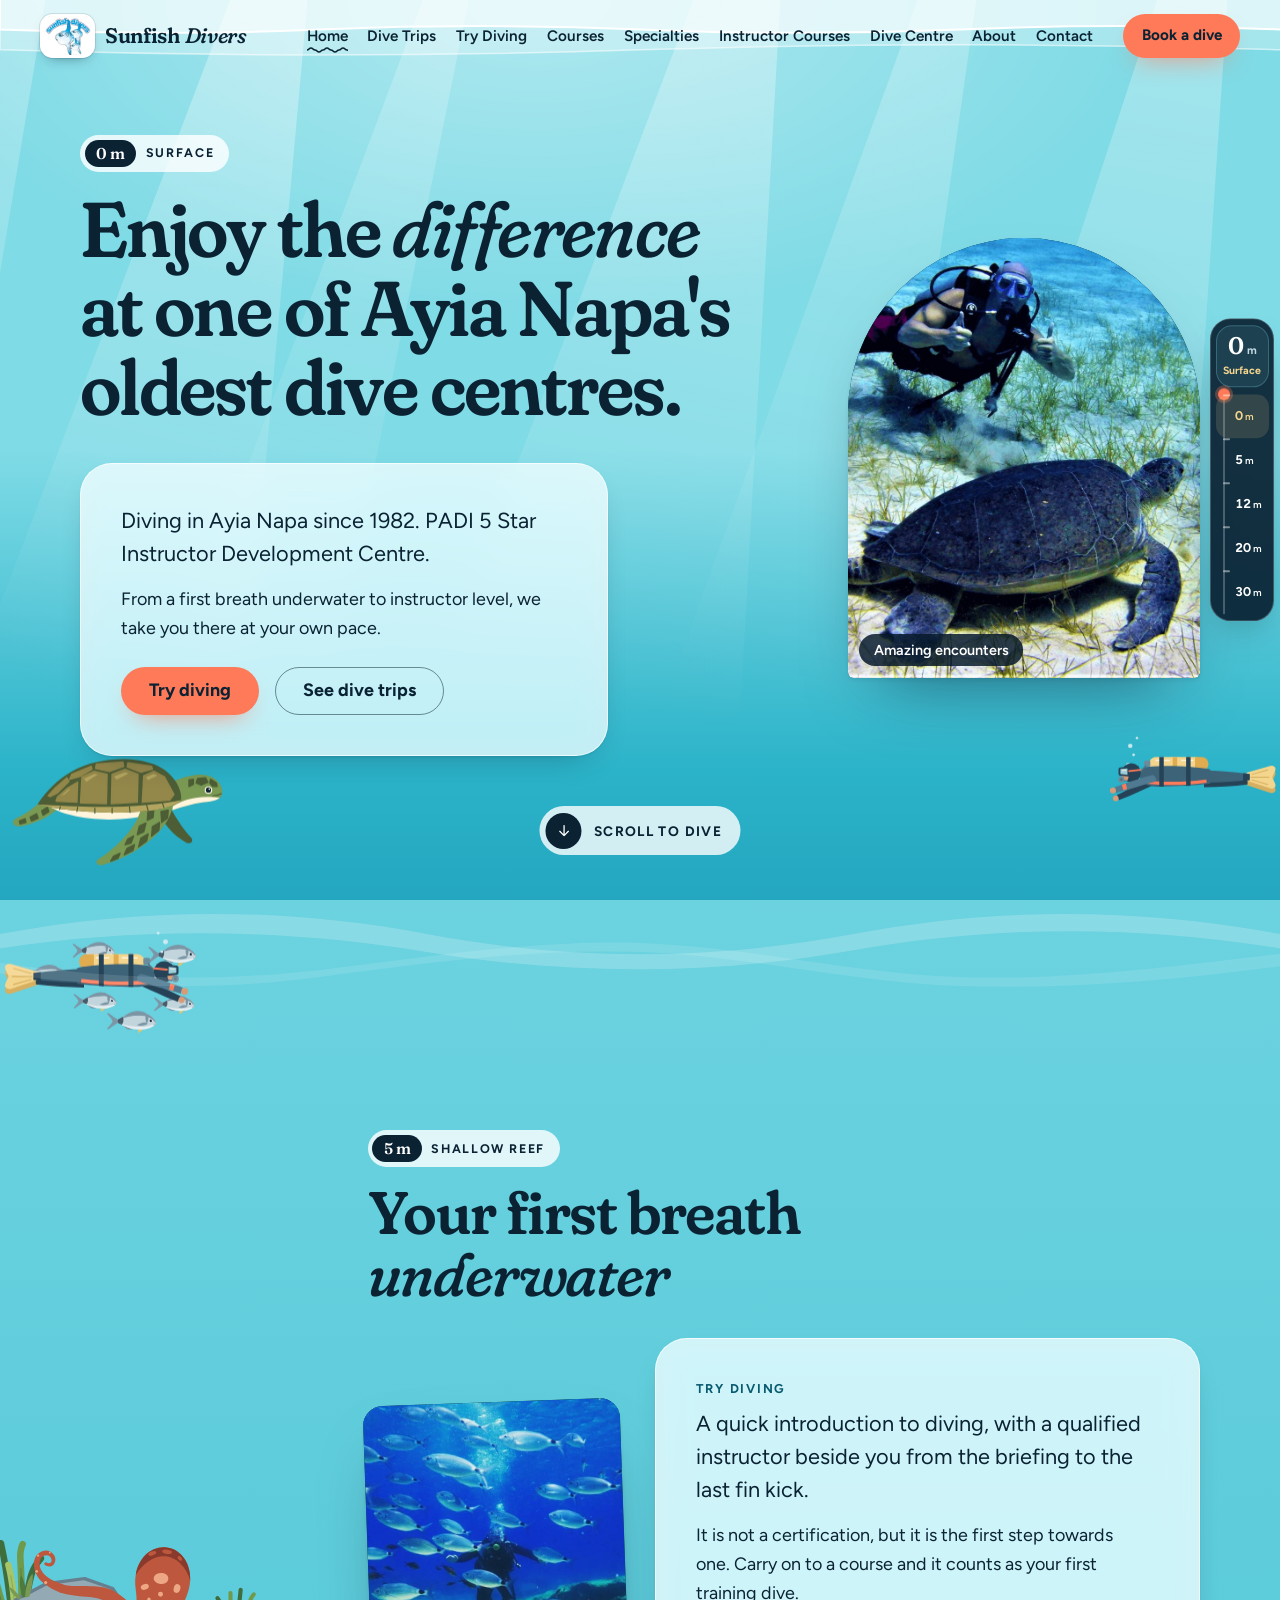
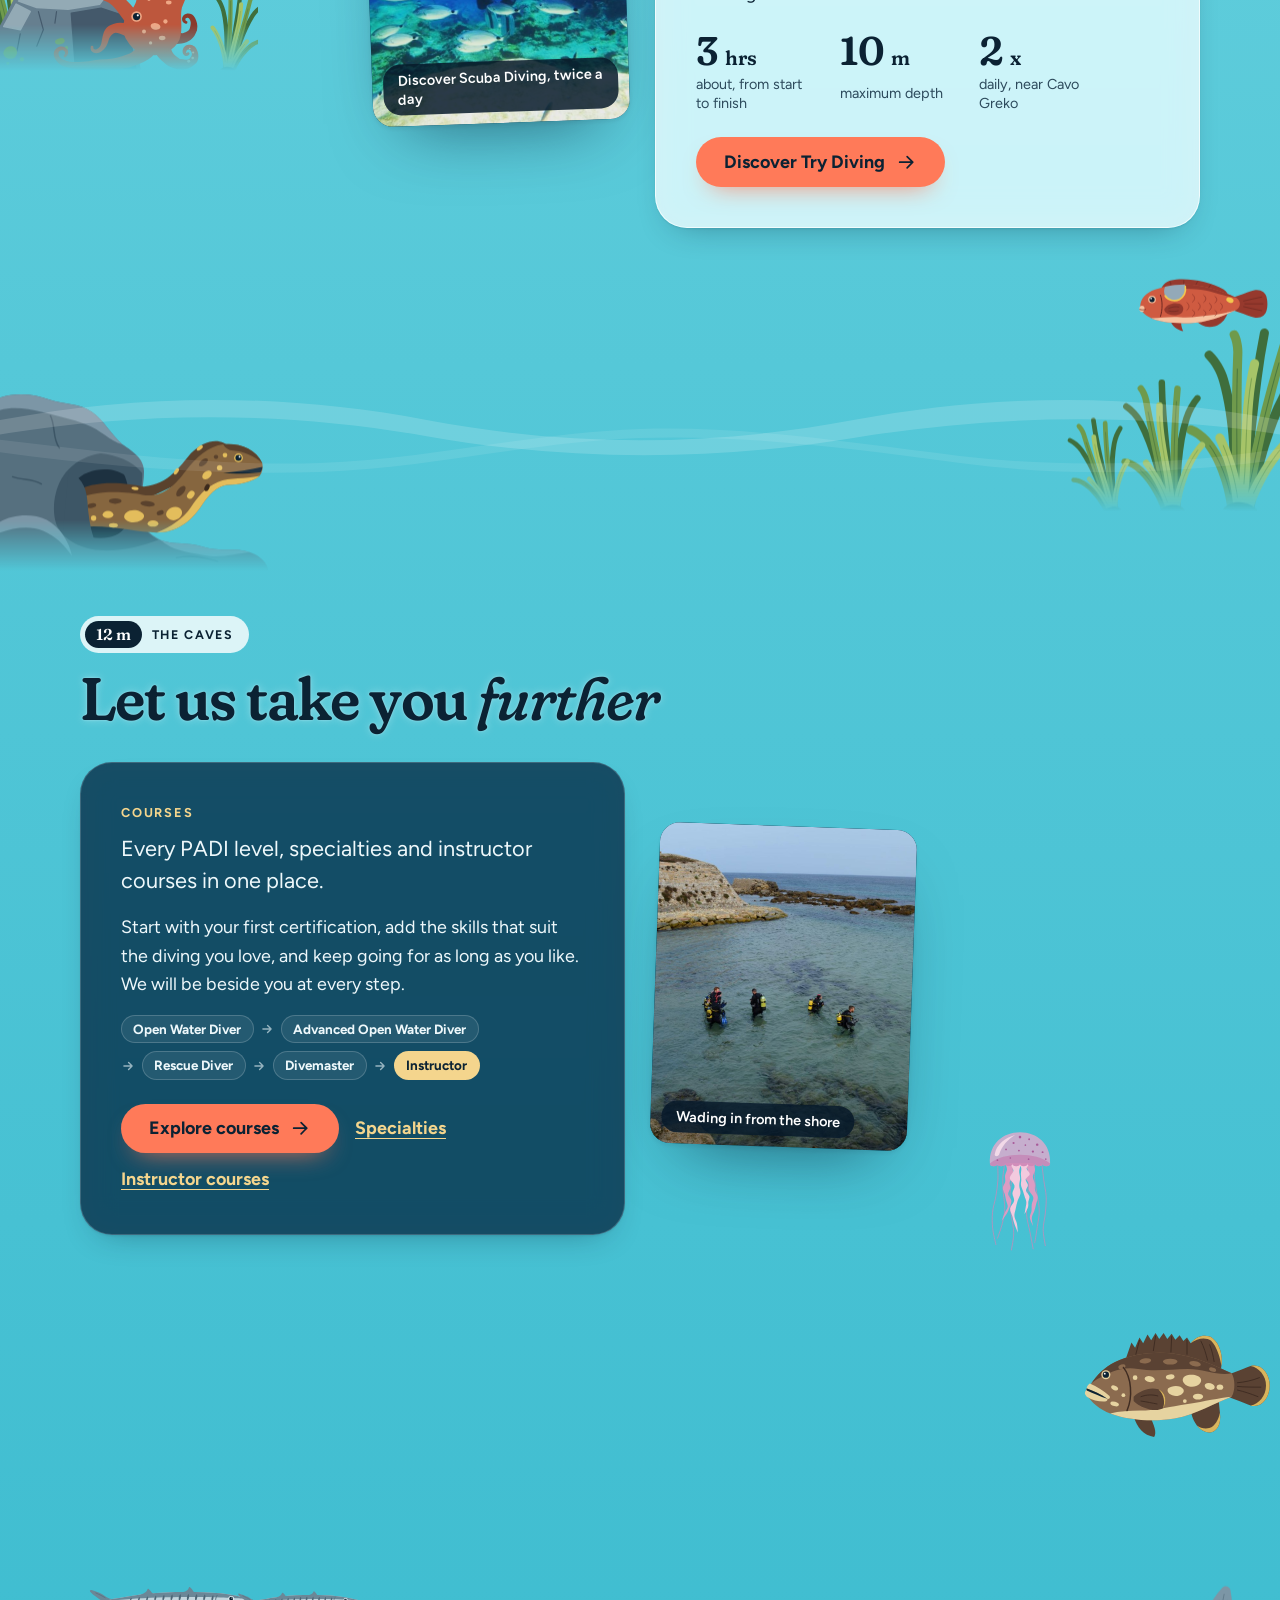
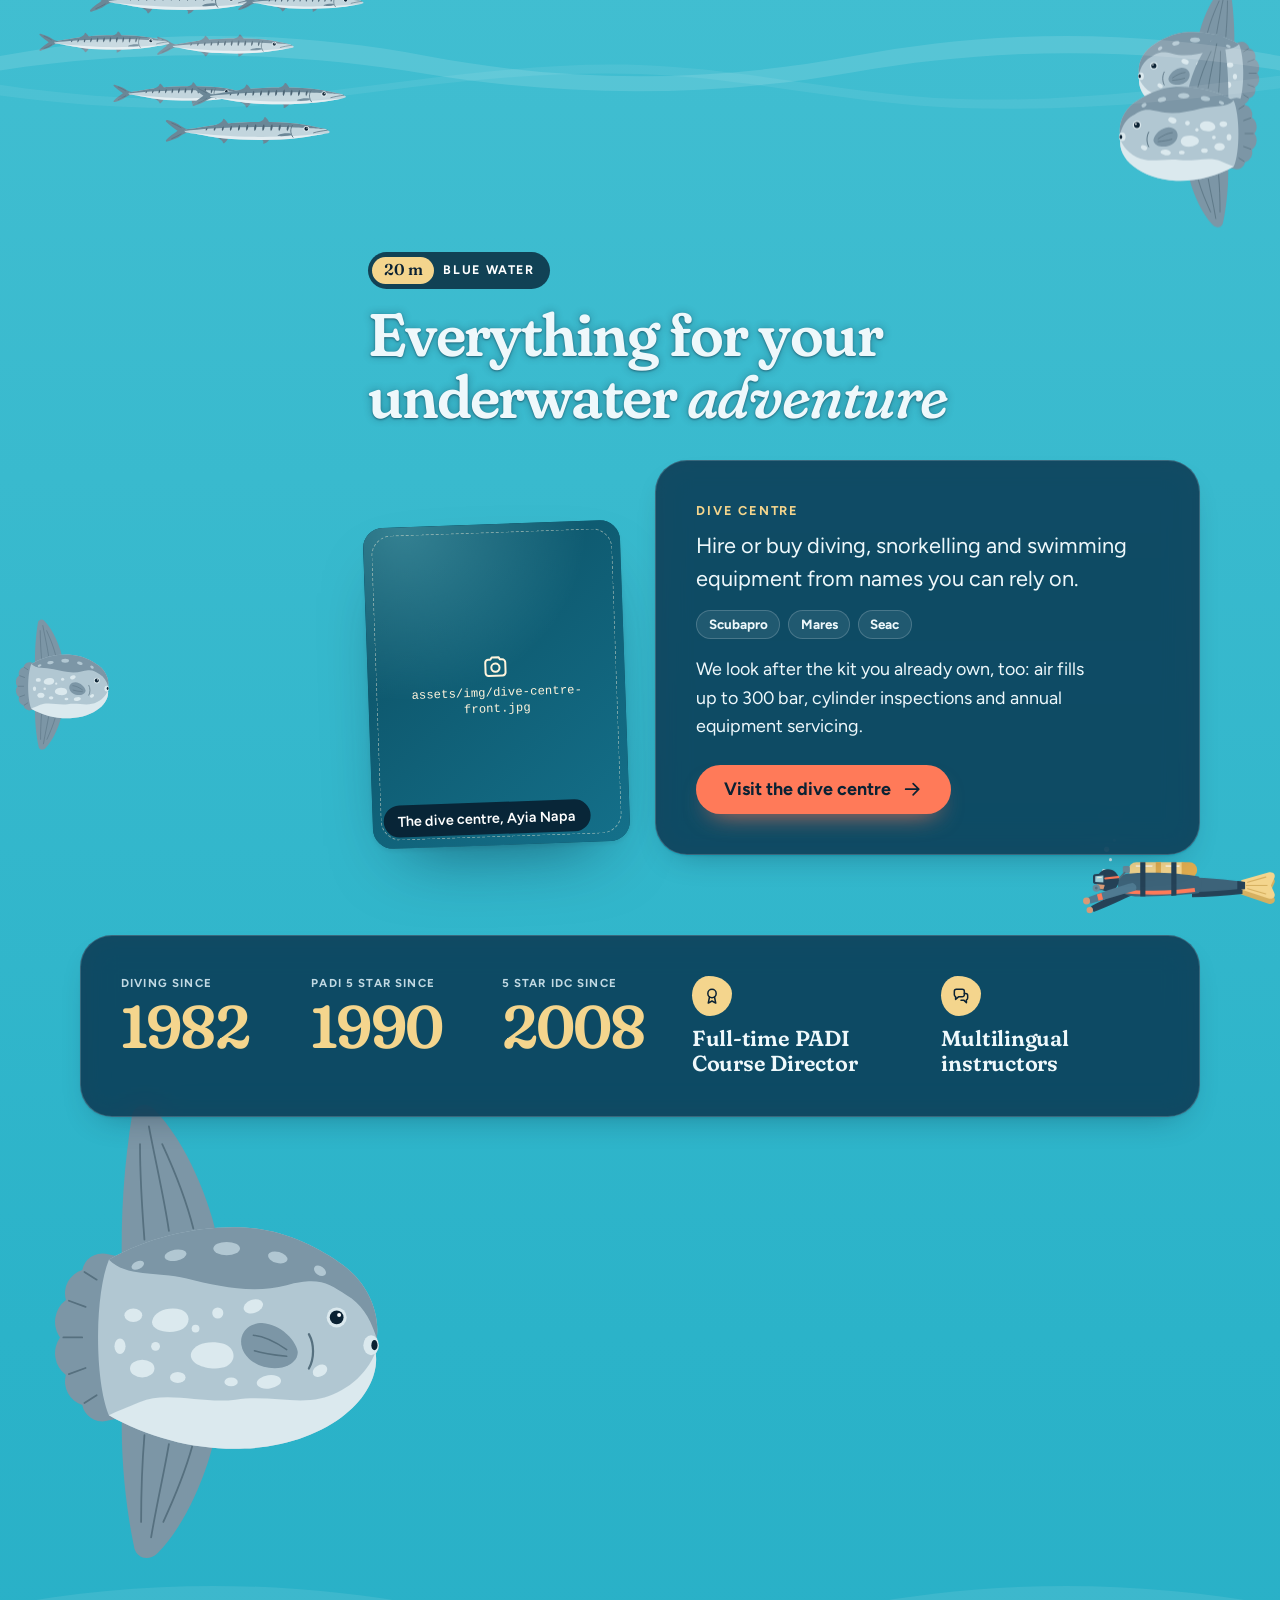
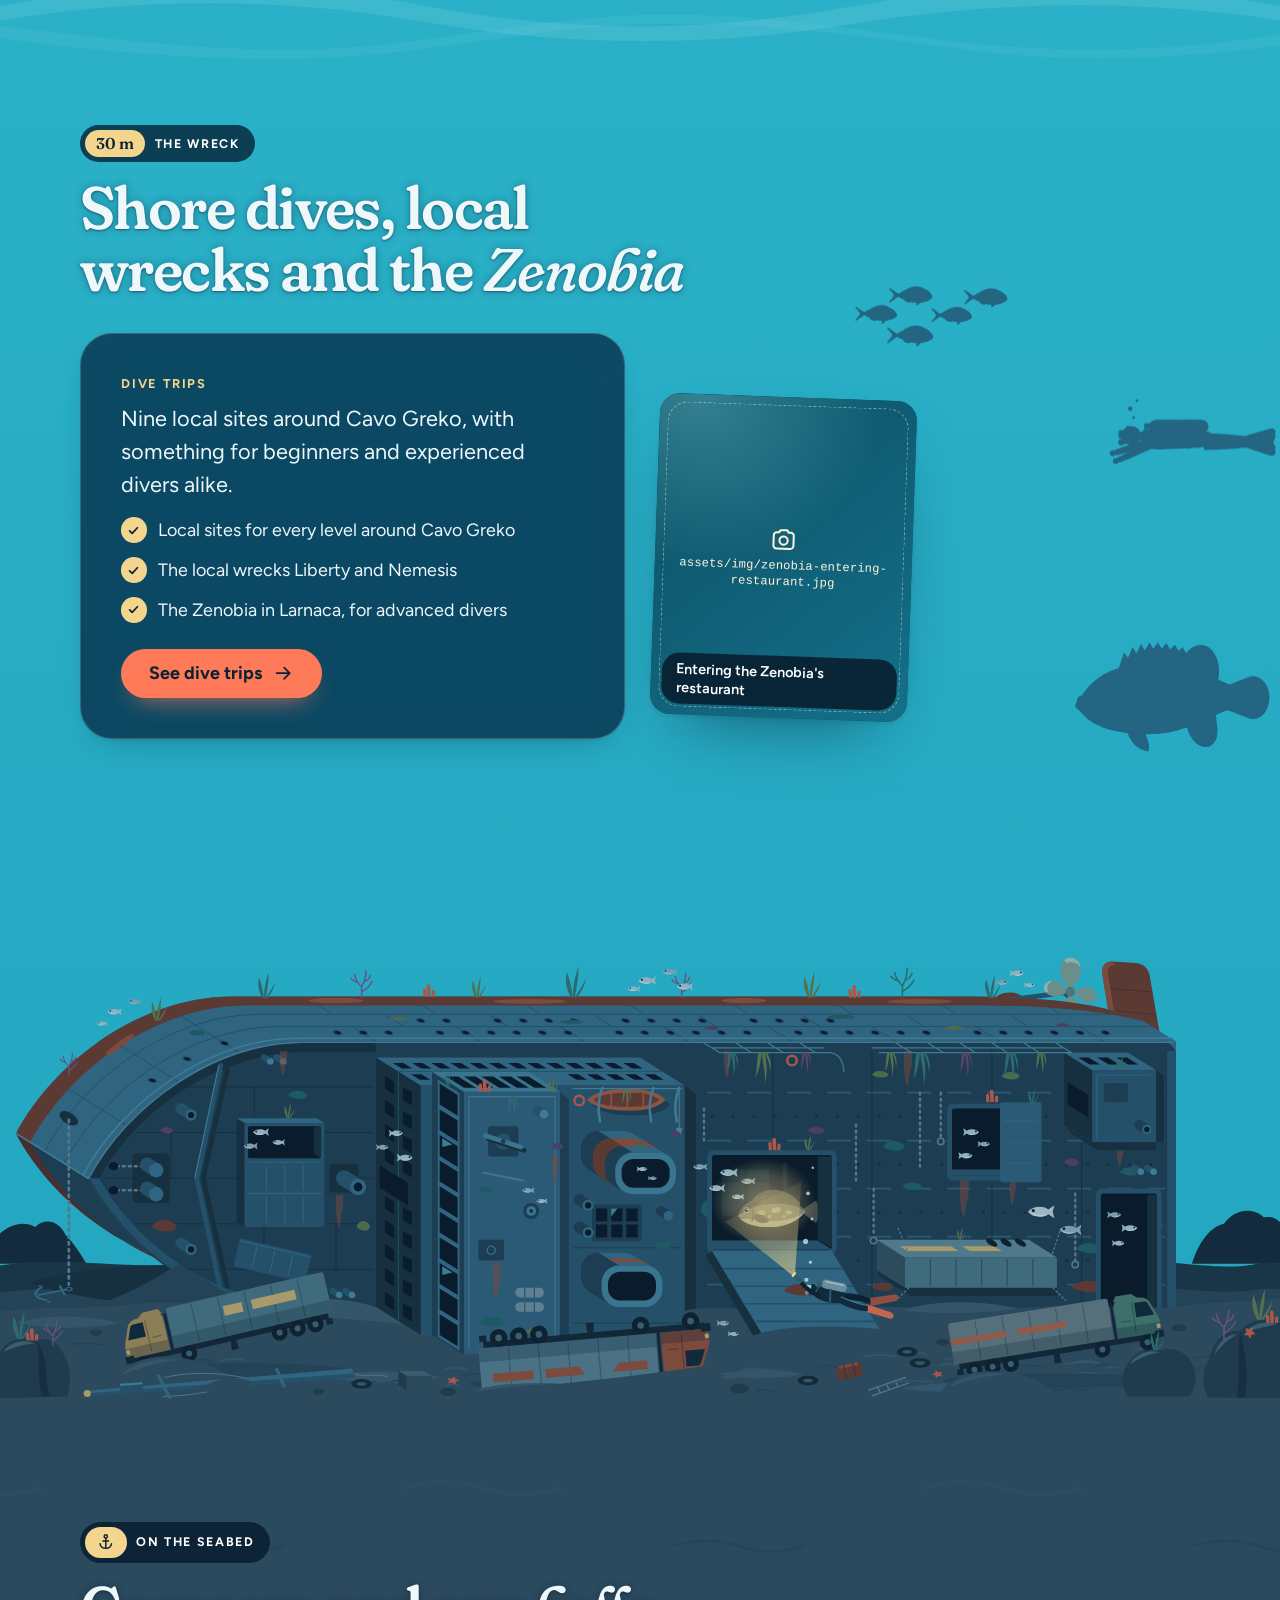
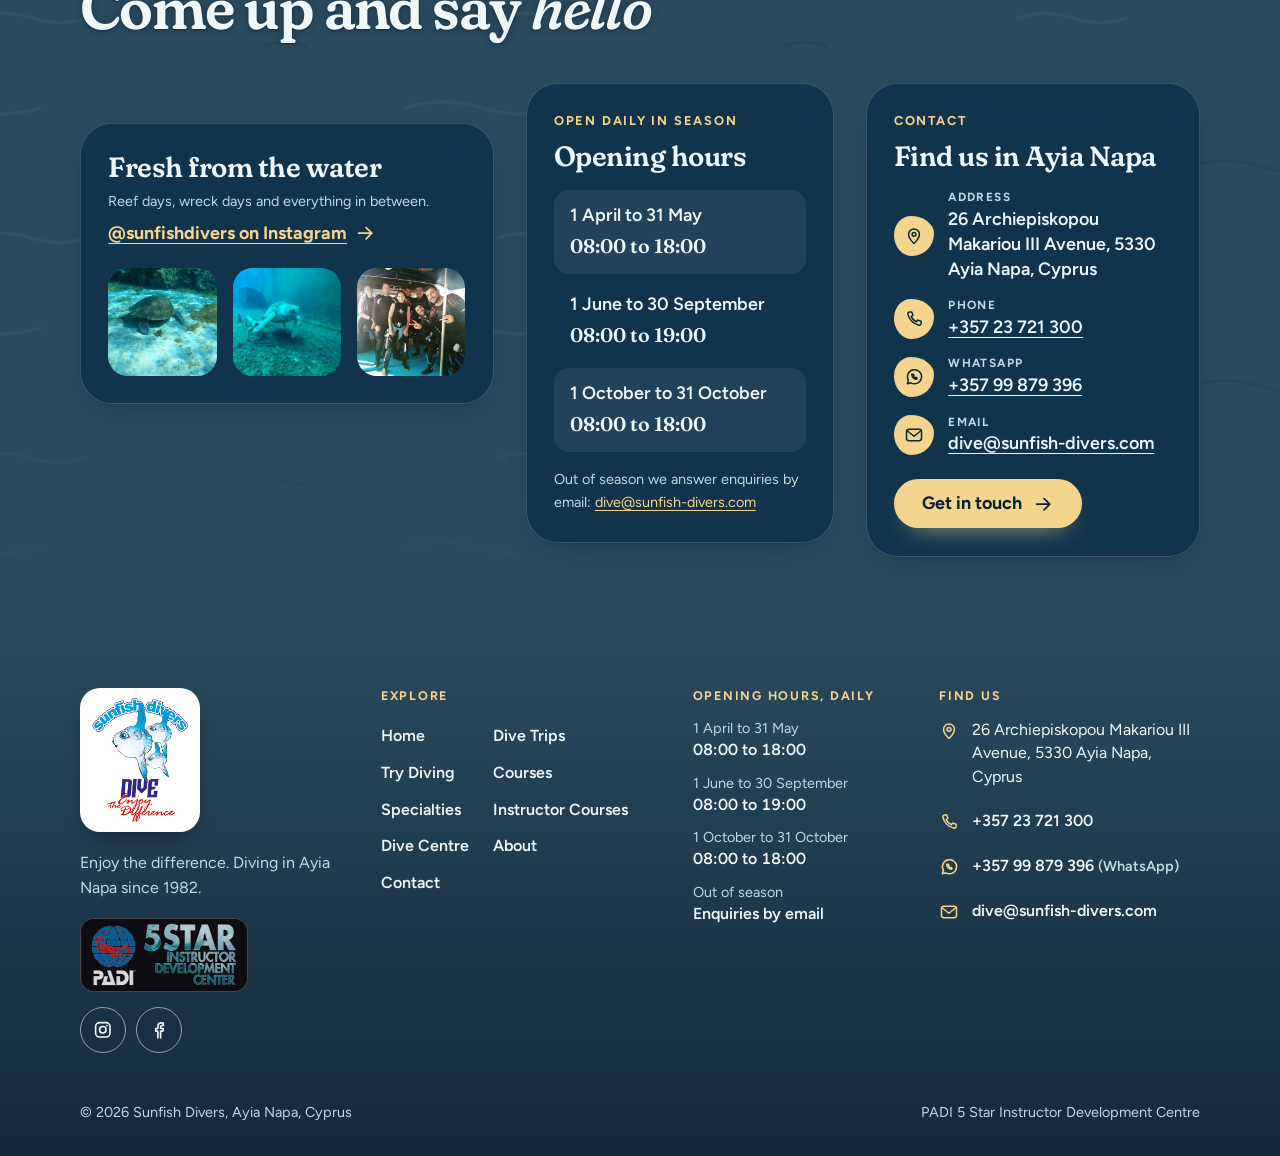
<file: index.html>
<!doctype html>
<html lang="en" class="no-js">
<head>
  <meta charset="utf-8">
  <meta name="viewport" content="width=device-width, initial-scale=1, viewport-fit=cover">
  <title>Sunfish Divers | PADI 5 Star dive centre in Ayia Napa, Cyprus</title>
  <meta name="description" content="Diving in Ayia Napa since 1982. Try diving, PADI courses from beginner to instructor, shore dives around Cavo Greko and wreck trips to the Zenobia, Liberty and Nemesis.">
  <meta name="theme-color" content="#7fdbe6">
  <!-- TODO: remove at launch (keeps the temporary test site out of search engines) -->
  <meta name="robots" content="noindex, nofollow">

  <meta property="og:type" content="website">
  <meta property="og:site_name" content="Sunfish Divers">
  <meta property="og:locale" content="en_GB">
  <meta property="og:title" content="Sunfish Divers | PADI 5 Star dive centre in Ayia Napa, Cyprus">
  <meta property="og:description" content="Diving in Ayia Napa since 1982. Try diving, PADI courses from beginner to instructor, shore dives around Cavo Greko and wreck trips to the Zenobia, Liberty and Nemesis.">
  <!-- TODO: owner to confirm the final page URLs. og:url and og:image must be full addresses on the final domain -->
  <meta property="og:url" content="https://sunfish-divers.com/">
  <meta property="og:image" content="https://sunfish-divers.com/assets/img/og-sunfish-divers.jpg">
  <meta name="twitter:card" content="summary_large_image">

  <link rel="icon" href="assets/svg/favicon.svg" type="image/svg+xml">

  <script>
    /* no-js -> js, plus a failsafe: if js/ocean.js has not started after 3 s,
       show all content (.reveal-all) and use the plain in-flow header (.no-engine). */
    (function (d, w) {
      var h = d.documentElement;
      h.classList.remove('no-js');
      h.classList.add('js');
      setTimeout(function () {
        if (w.__sunfishReady) return;
        h.classList.add('reveal-all', 'no-engine');
        var n = 0, t = setInterval(function () {
          if (w.__sunfishReady || ++n > 120) {
            clearInterval(t);
            if (w.__sunfishReady) h.classList.remove('no-engine');
          }
        }, 500);
      }, 3000);
    })(document, window);
  </script>

  <link rel="preconnect" href="https://fonts.googleapis.com">
  <link rel="preconnect" href="https://fonts.gstatic.com" crossorigin>
  <link rel="stylesheet" href="https://fonts.googleapis.com/css2?family=Figtree:ital,wght@0,400..800;1,400..800&amp;family=Fraunces:ital,opsz,wght,SOFT@0,9..144,400..700,0..100;1,9..144,400..700,0..100&amp;display=swap">
  <link rel="stylesheet" href="css/styles.css">
</head>
<body data-page="home">
  <div class="ocean" id="ocean" aria-hidden="true"></div>
  <a class="skip-link" href="#main">Skip to content</a>

  <!-- ===== HEADER (identical on every page; only aria-current moves) ===== -->
  <header class="site-header" data-header>
    <div class="site-header__inner">
      <!-- Logo: the sunfish emblem of the real logo (assets/img/logo-sunfish-divers-emblem.jpg) beside the text wordmark -->
      <a class="logo" href="index.html" aria-label="Sunfish Divers, home">
        <span class="logo__tile"><img class="logo__mark" src="assets/img/logo-sunfish-divers-emblem.jpg" alt="" width="244" height="200" fetchpriority="high"></span>
        <span class="logo__text">Sunfish <em>Divers</em></span>
      </a>

      <button class="menu-toggle" type="button" data-menu-toggle aria-expanded="false" aria-controls="site-nav">
        <span class="menu-toggle__label">Menu</span>
        <span class="menu-toggle__icon" aria-hidden="true"><span></span><span></span><span></span></span>
      </button>

      <nav class="site-nav" id="site-nav" aria-label="Main">
        <div class="site-nav__inner">
          <ul class="site-nav__list">
            <li><a href="index.html" aria-current="page">Home</a></li>
            <li><a href="dive-trips.html">Dive Trips</a></li>
            <li><a href="try-diving.html">Try Diving</a></li>
            <li><a href="courses.html">Courses</a></li>
            <li><a href="specialties.html">Specialties</a></li>
            <li><a href="instructor-courses.html">Instructor Courses</a></li>
            <li><a href="dive-centre.html">Dive Centre</a></li>
            <li><a href="about.html">About</a></li>
            <li><a href="contact.html">Contact</a></li>
          </ul>
          <div class="site-nav__extra">
            <a class="btn btn--primary btn--lg" href="contact.html">Book a dive</a>
            <p class="site-nav__contact">
              <a href="tel:+35723721300"><svg class="icon" viewBox="0 0 24 24" aria-hidden="true" focusable="false"><path d="M6.6 3.5h2.7l1.4 4-2 1.6a12 12 0 0 0 6.2 6.2l1.6-2 4 1.4v2.7a2 2 0 0 1-2.2 2A17.5 17.5 0 0 1 4.6 5.7a2 2 0 0 1 2-2.2z"/></svg>+357 23 721 300</a>
              <a href="mailto:dive@sunfish-divers.com"><svg class="icon" viewBox="0 0 24 24" aria-hidden="true" focusable="false"><rect x="3" y="5" width="18" height="14" rx="3"/><path d="m4.5 7.5 7.5 6 7.5-6"/></svg>dive@sunfish-divers.com</a>
            </p>
          </div>
        </div>
      </nav>

      <a class="btn btn--primary btn--sm site-header__cta" href="contact.html">Book a dive</a>
    </div>
  </header>
  <!-- ===== /HEADER ===== -->

  <main id="main">

    <!-- 0 m: Surface, hero -->
    <section class="zone hero" data-zone="surface" id="zone-surface">
      <div class="wrap hero__grid">
        <div class="hero__copy">
          <div data-tone-auto>
            <p class="depth-mark"><span class="depth-mark__m">0 m</span> Surface</p>
            <h1 class="hero__title">Enjoy the <em>difference</em> at one of Ayia Napa's oldest dive centres.</h1>
          </div>
          <div class="panel hero__panel reveal">
            <p class="lead">Diving in Ayia Napa since 1982. PADI 5 Star Instructor Development Centre.</p>
            <p>From a first breath underwater to instructor level, we take you there at your own pace.</p>
            <div class="cluster">
              <a class="btn btn--primary" href="try-diving.html">Try diving</a>
              <a class="btn btn--ghost" href="dive-trips.html">See dive trips</a>
            </div>
          </div>
        </div>
        <figure class="photo photo--portrait photo--arch photo--lift hero__photo reveal" data-file="assets/img/diver-and-turtle.jpg" style="--reveal-delay: 150ms">
          <img src="assets/img/diver-and-turtle.jpg" alt="A diver gives two thumbs up beside a large sea turtle resting on the sand and seagrass" loading="eager" fetchpriority="high" width="800" height="1000">
          <figcaption>Amazing encounters</figcaption>
        </figure>
      </div>
      <a class="scroll-cue" href="#zone-reef">
        <span class="scroll-cue__dot"><svg class="icon" viewBox="0 0 24 24" aria-hidden="true" focusable="false"><path d="M12 5v14M6 13l6 6 6-6"/></svg></span>
        Scroll to dive
      </a>
    </section>

    <div class="wave-divider" aria-hidden="true">
      <svg viewBox="0 0 1440 100" preserveAspectRatio="none" focusable="false">
        <path fill="currentColor" opacity=".2" d="M0 38c160-30 320-30 480 0s320 30 480 0 320-30 480 0v16c-160-26-320-26-480 2s-320 28-480 2-320-28-480-4z"/>
        <path fill="currentColor" opacity=".11" d="M0 70c120 18 240 22 360 8s240-34 360-30 240 34 360 38 240-12 360-26v14c-120 16-240 26-360 22s-240-34-360-38-240 12-360 28S120 98 0 82z"/>
      </svg>
    </div>

    <!-- 5 m: Shallow reef, Try Diving teaser -->
    <section class="zone" data-zone="reef" id="zone-reef">
      <div class="wrap">
        <div class="teaser teaser--right">
          <div class="zone-head reveal" data-tone-auto>
            <p class="depth-mark"><span class="depth-mark__m">5 m</span> Shallow reef</p>
            <h2 class="display">Your first breath <em>underwater</em></h2>
          </div>
          <figure class="photo teaser__photo reveal" data-file="assets/img/discover-scuba-diving-shoal.jpg" style="--reveal-delay: 120ms">
            <img src="assets/img/discover-scuba-diving-shoal.jpg" alt="A diver with arms outstretched in the middle of a shoal of silver fish, above a rocky seabed" loading="lazy" decoding="async" width="800" height="800">
            <figcaption>Discover Scuba Diving, twice a day</figcaption>
          </figure>
          <div class="panel teaser__panel reveal">
            <p class="eyebrow">Try Diving</p>
            <p class="lead">A quick introduction to diving, with a qualified instructor beside you from the briefing to the last fin kick.</p>
            <p>It is not a certification, but it is the first step towards one. Carry on to a course and it counts as your first training dive.</p>
            <ul class="facts">
              <li><span class="facts__value">3 <small>hrs</small></span><span class="facts__label">about, from start to finish</span></li>
              <li><span class="facts__value">10 <small>m</small></span><span class="facts__label">maximum depth</span></li>
              <li><span class="facts__value">2 <small>x</small></span><span class="facts__label">daily, near Cavo Greko</span></li>
            </ul>
            <a class="btn btn--primary" href="try-diving.html">Discover Try Diving <svg class="icon" viewBox="0 0 24 24" aria-hidden="true" focusable="false"><path d="M5 12h14M13 6l6 6-6 6"/></svg></a>
          </div>
        </div>
      </div>
    </section>

    <div class="wave-divider wave-divider--flip" aria-hidden="true">
      <svg viewBox="0 0 1440 100" preserveAspectRatio="none" focusable="false">
        <path fill="currentColor" opacity=".16" d="M0 38c160-30 320-30 480 0s320 30 480 0 320-30 480 0v16c-160-26-320-26-480 2s-320 28-480 2-320-28-480-4z"/>
        <path fill="currentColor" opacity=".09" d="M0 70c120 18 240 22 360 8s240-34 360-30 240 34 360 38 240-12 360-26v14c-120 16-240 26-360 22s-240-34-360-38-240 12-360 28S120 98 0 82z"/>
      </svg>
    </div>

    <!-- 12 m: The caves, Courses teaser -->
    <section class="zone" data-zone="caves" id="zone-caves">
      <div class="wrap">
        <div class="teaser teaser--left">
          <div class="zone-head reveal" data-tone-auto>
            <p class="depth-mark"><span class="depth-mark__m">12 m</span> The caves</p>
            <h2 class="display">Let us take you <em>further</em></h2>
          </div>
          <!-- STOCK PHOTO (illustrative): https://www.pexels.com/photo/men-diving-in-a-bay-11442926/. Replace with the centre's own photo of course training from the shore when available. --><figure class="photo teaser__photo reveal" data-file="assets/img/stock-divers-wading-into-shallow-bay.jpg" style="--reveal-delay: 120ms; --photo-pos: 50% 60%">
            <img src="assets/img/stock-divers-wading-into-shallow-bay.jpg" alt="Five scuba divers wading waist-deep into a calm, clear bay beside a rocky shore" loading="lazy" decoding="async" width="800" height="1000">
            <figcaption>Wading in from the shore</figcaption>
          </figure>
          <div class="panel teaser__panel reveal">
            <p class="eyebrow">Courses</p>
            <p class="lead">Every PADI level, specialties and instructor courses in one place.</p>
            <p>Start with your first certification, add the skills that suit the diving you love, and keep going for as long as you like. We will be beside you at every step.</p>
            <ol class="pathline tags" aria-label="The PADI course path">
              <li><span class="tag">Open Water Diver</span></li>
              <li><span class="tag">Advanced Open Water Diver</span></li>
              <li><span class="tag">Rescue Diver</span></li>
              <li><span class="tag">Divemaster</span></li>
              <li><span class="tag tag--sand">Instructor</span></li>
            </ol>
            <div class="cluster">
              <a class="btn btn--primary" href="courses.html">Explore courses <svg class="icon" viewBox="0 0 24 24" aria-hidden="true" focusable="false"><path d="M5 12h14M13 6l6 6-6 6"/></svg></a>
              <a class="text-link" href="specialties.html">Specialties</a>
              <a class="text-link" href="instructor-courses.html">Instructor courses</a>
            </div>
          </div>
        </div>
      </div>
    </section>

    <div class="wave-divider" aria-hidden="true">
      <svg viewBox="0 0 1440 100" preserveAspectRatio="none" focusable="false">
        <path fill="currentColor" opacity=".12" d="M0 38c160-30 320-30 480 0s320 30 480 0 320-30 480 0v16c-160-26-320-26-480 2s-320 28-480 2-320-28-480-4z"/>
        <path fill="currentColor" opacity=".07" d="M0 70c120 18 240 22 360 8s240-34 360-30 240 34 360 38 240-12 360-26v14c-120 16-240 26-360 22s-240-34-360-38-240 12-360 28S120 98 0 82z"/>
      </svg>
    </div>

    <!-- 20 m: Blue water, Dive Centre teaser + trust strip -->
    <section class="zone" data-zone="blue" id="zone-blue">
      <div class="wrap">
        <div class="teaser teaser--right">
          <div class="zone-head reveal" data-tone-auto>
            <p class="depth-mark"><span class="depth-mark__m">20 m</span> Blue water</p>
            <h2 class="display">Everything for your underwater <em>adventure</em></h2>
          </div>
          <figure class="photo photo--cap-low teaser__photo reveal" data-file="assets/img/dive-centre-front.jpg" style="--reveal-delay: 120ms; --photo-pos: 16% 50%">
            <img src="assets/img/dive-centre-front.jpg" alt="The front of the Sunfish Divers dive centre, with the Sunfish Divers sign and the words PADI 5 Star IDC Center above the entrance" loading="lazy" decoding="async" width="1200" height="674">
            <figcaption>The dive centre, Ayia Napa</figcaption>
          </figure>
          <div class="panel teaser__panel reveal">
            <p class="eyebrow">Dive Centre</p>
            <p class="lead">Hire or buy diving, snorkelling and swimming equipment from names you can rely on.</p>
            <ul class="tags" aria-label="Brands we stock">
              <li class="tag">Scubapro</li>
              <li class="tag">Mares</li>
              <li class="tag">Seac</li>
            </ul>
            <p>We look after the kit you already own, too: air fills up to 300 bar, cylinder inspections and annual equipment servicing.</p>
            <a class="btn btn--primary" href="dive-centre.html">Visit the dive centre <svg class="icon" viewBox="0 0 24 24" aria-hidden="true" focusable="false"><path d="M5 12h14M13 6l6 6-6 6"/></svg></a>
          </div>
        </div>

        <ul class="panel trust-strip reveal" aria-label="Why divers choose Sunfish Divers">
          <li class="trust-strip__item">
            <span class="trust-strip__label">Diving since</span>
            <span class="trust-strip__value">1982</span>
          </li>
          <li class="trust-strip__item">
            <span class="trust-strip__label">PADI 5 Star since</span>
            <span class="trust-strip__value">1990</span>
          </li>
          <li class="trust-strip__item">
            <span class="trust-strip__label">5 Star IDC since</span>
            <span class="trust-strip__value">2008</span>
          </li>
          <li class="trust-strip__item">
            <span class="icon-badge icon-badge--sm"><svg class="icon" viewBox="0 0 24 24" aria-hidden="true" focusable="false"><circle cx="12" cy="9" r="5"/><path d="m9 13.2-1.5 7.3 4.5-2.5 4.5 2.5-1.5-7.3"/></svg></span>
            <span class="trust-strip__text">Full-time PADI Course Director</span>
          </li>
          <li class="trust-strip__item">
            <span class="icon-badge icon-badge--sm"><svg class="icon" viewBox="0 0 24 24" aria-hidden="true" focusable="false"><path d="M4 6.5A2.5 2.5 0 0 1 6.5 4h7A2.5 2.5 0 0 1 16 6.5v4a2.5 2.5 0 0 1-2.5 2.5H9l-3.5 3v-3.2A2.5 2.5 0 0 1 4 10.5z"/><path d="M16 9h1.5a2.5 2.5 0 0 1 2.5 2.5v3a2.5 2.5 0 0 1-1.5 2.3V20l-3.2-3H12"/></svg></span>
            <span class="trust-strip__text">Multilingual instructors</span>
          </li>
        </ul>
      </div>
    </section>

    <div class="wave-divider wave-divider--flip" aria-hidden="true">
      <svg viewBox="0 0 1440 100" preserveAspectRatio="none" focusable="false">
        <path fill="currentColor" opacity=".09" d="M0 38c160-30 320-30 480 0s320 30 480 0 320-30 480 0v16c-160-26-320-26-480 2s-320 28-480 2-320-28-480-4z"/>
        <path fill="currentColor" opacity=".05" d="M0 70c120 18 240 22 360 8s240-34 360-30 240 34 360 38 240-12 360-26v14c-120 16-240 26-360 22s-240-34-360-38-240 12-360 28S120 98 0 82z"/>
      </svg>
    </div>

    <!-- 30 m: The wreck, Dive Trips teaser -->
    <section class="zone" data-zone="wreck" id="zone-wreck">
      <div class="wrap">
        <div class="teaser teaser--left">
          <div class="zone-head reveal" data-tone-auto>
            <p class="depth-mark"><span class="depth-mark__m">30 m</span> The wreck</p>
            <h2 class="display">Shore dives, local wrecks and the <em>Zenobia</em></h2>
          </div>
          <figure class="photo teaser__photo reveal" data-file="assets/img/zenobia-entering-restaurant.jpg" style="--reveal-delay: 120ms">
            <img src="assets/img/zenobia-entering-restaurant.jpg" alt="Two divers at an opening in the overgrown hull of the Zenobia wreck, one of them lowering into it" loading="lazy" decoding="async" width="800" height="800">
            <figcaption>Entering the Zenobia's restaurant</figcaption>
          </figure>
          <div class="panel teaser__panel reveal">
            <p class="eyebrow">Dive Trips</p>
            <p class="lead">Nine local sites around Cavo Greko, with something for beginners and experienced divers alike.</p>
            <ul class="checklist">
              <li>Local sites for every level around Cavo Greko</li>
              <li>The local wrecks Liberty and Nemesis</li>
              <li>The Zenobia in Larnaca, for advanced divers</li>
            </ul>
            <a class="btn btn--primary" href="dive-trips.html">See dive trips <svg class="icon" viewBox="0 0 24 24" aria-hidden="true" focusable="false"><path d="M5 12h14M13 6l6 6-6 6"/></svg></a>
          </div>
        </div>
      </div>
    </section>

    <!-- The wreck: inline SVG scene, filled by the embed tool. Do not edit between the markers. -->
    <div class="wreck-scene" aria-hidden="true"><!-- WRECK:BEGIN -->
<svg xmlns="http://www.w3.org/2000/svg" viewBox="0 0 1600 800" preserveAspectRatio="xMidYMax slice" aria-hidden="true" focusable="false"><defs><radialGradient id="wreck-spot"><stop offset="0" stop-color="#f4d58d" stop-opacity=".46"/><stop offset=".62" stop-color="#f4d58d" stop-opacity=".24"/><stop offset="1" stop-color="#f4d58d" stop-opacity="0"/></radialGradient><linearGradient id="wreck-beam" gradientUnits="userSpaceOnUse" x1="992" y1="580" x2="954" y2="488"><stop offset="0" stop-color="#f4d58d" stop-opacity=".6"/><stop offset="1" stop-color="#f4d58d" stop-opacity=".1"/></linearGradient><g id="wreck-fish"><path d="M22 6C18.5 1.6 10.5 0.4 5 4L0 0.6L1.4 6L0 11.4L5 8C10.5 11.6 18.5 10.4 22 6Z"/><path fill="#fff" fill-opacity=".3" d="M22 6C18.5 10.4 10.5 11.6 5 8C10 9.2 17 8.8 22 6Z"/><circle cx="17.6" cy="5" r="1.3" fill="#0b2233"/></g><g id="wreck-ph"><ellipse rx="6.2" ry="3" transform="rotate(14)" fill="#24506a"/><ellipse rx="4.2" ry="1.8" transform="rotate(14)" fill="#0a1c2b"/></g><path id="wreck-frond" d="M-2 0C-6 -8 -9 -16 -6 -26C-3 -18 -1 -9 0 0ZM0 0C0 -12 2 -22 6 -32C6 -20 4 -9 2 0ZM2 0C6 -6 10 -12 14 -20C12 -11 8 -4 4 0Z"/><path id="wreck-fan" fill="none" stroke-width="1.6" stroke-linecap="round" d="M0 0L0 -12M0 -12C-4 -16 -7 -20 -8 -26M0 -12C3 -17 5 -22 5 -30M0 -6C5 -9 9 -12 12 -18M-4 -17C-7 -18 -10 -19 -12 -22M3 -18C6 -19 9 -21 10 -25"/><path id="wreck-hang" d="M-3 0C-5 8 -4 16 -6 24C-2 18 -1 9 0 0ZM0 0C1 10 4 18 3 30C6 20 5 9 3 0ZM3 0C6 6 8 12 8 18C10 11 8 5 5 0Z"/><path id="wreck-sponge" d="M-7 0L-7.6 -8C-7.8 -11 -3.4 -11 -3.6 -8L-3 0ZM-2 0L-2.8 -13C-3 -16.4 2.2 -16.4 2 -13L2.4 0ZM3.6 0L3.8 -6C3.8 -9 8 -9 7.8 -6L7.4 0Z"/><path id="wreck-star" fill="#a9584a" stroke="#a9584a" stroke-width="1.6" stroke-linejoin="round" d="M0 -7L1.8 -2.4L6.7 -2.2L2.9 0.9L4.1 5.7L0 3L-4.1 5.7L-2.9 0.9L-6.7 -2.2L-1.8 -2.4Z"/><g id="wreck-tyre"><ellipse rx="13" ry="6" fill="#132a39"/><ellipse rx="6" ry="2.4" fill="#33566a"/></g><g id="wreck-lorry"><path d="M3 -72L199 -72C200.7 -72 202 -70.7 202 -69L202 -20L0 -20L0 -69C0 -70.7 1.3 -72 3 -72Z"/><path fill="#0b2233" fill-opacity=".24" d="M0 -36L202 -36L202 -20L0 -20Z"/><path fill="none" stroke="#0b2233" stroke-opacity=".3" stroke-width="1.4" d="M34 -70L34 -22M68 -70L68 -22M102 -70L102 -22M136 -70L136 -22M170 -70L170 -22"/><path fill="#122838" d="M6 -20L258 -20L258 -13L6 -13ZM125 -13L132 -13L133 -2L124 -2ZM2 -13L10 -13L10 -6L2 -6Z"/><path fill="currentColor" d="M208 -20L208 -60C208 -64 211 -67 215 -67L240 -67C247 -67 252 -64 254 -58L261 -40C262 -37 262.5 -34 262.5 -30L262.5 -20Z"/><path fill="currentColor" d="M208 -66L212 -73L232 -73L240 -66Z"/><path fill="#0b2233" fill-opacity=".26" d="M208 -33L262.5 -33L262.5 -20L208 -20Z"/><path fill="#0f2a3a" d="M234 -61L246 -61C248.5 -61 250 -60 251 -57.5L256.5 -43L234 -43Z"/><path fill="none" stroke="#0b2233" stroke-opacity=".4" stroke-width="1.2" stroke-linecap="round" d="M231 -63L231 -24M215 -40L226 -40"/><path fill="#122838" d="M254 -23L265 -23L265 -14L254 -14ZM203.4 -66L206.6 -66L206.6 -20L203.4 -20Z"/><rect x="257.6" y="-31" width="4.6" height="5.4" rx="1.2" fill="#a89a6b"/><g fill="#0e2231"><circle cx="24" cy="-10" r="10"/><circle cx="47" cy="-10" r="10"/><circle cx="70" cy="-10" r="10"/><circle cx="186" cy="-10" r="10"/><circle cx="243" cy="-10" r="10"/></g><g fill="#3a5d70"><circle cx="24" cy="-10" r="3.8"/><circle cx="47" cy="-10" r="3.8"/><circle cx="70" cy="-10" r="3.8"/><circle cx="186" cy="-10" r="3.8"/><circle cx="243" cy="-10" r="3.8"/></g></g></defs><path fill="#122c3d" d="M0 566L0 528C14 516 30 512 44 520C56 508 74 512 82 530C92 540 100 552 108 566Z"/><path fill="#122c3d" d="M1490 566C1498 540 1512 520 1530 516C1542 498 1566 494 1580 508C1590 506 1596 510 1600 514L1600 566Z"/><path fill="#193648" d="M0 568C80 556 160 574 260 566S420 560 560 566S900 572 1100 564S1380 556 1480 566S1560 560 1600 566L1600 800L0 800Z"/><path fill="#244356" d="M0 602C70 592 150 606 240 598S420 590 560 598S900 604 1100 596S1380 590 1480 598S1560 594 1600 598L1600 800L0 800Z"/><path fill="#16303f" d="M36 590C80 574 170 566 226 568L304 618C220 624 96 612 36 590Z"/><path fill="#5c3a34" d="M1392 292L1378 204C1376 195 1381 188 1390 188L1420 190C1429 191 1435 196 1437 205L1452 292Z"/><path fill="#7d4a3e" d="M1378 204C1376 195 1381 188 1390 188L1394 192.5C1387 192.5 1383 197 1385 204L1399 290L1392 292Z"/><path fill="none" stroke="#472f31" stroke-width="1.4" stroke-linecap="round" d="M1389 222L1439 226M1394 250L1444 254"/><ellipse cx="1262" cy="236" rx="18" ry="9" fill="#5c3a34"/><path fill="none" stroke="#24506a" stroke-width="6" stroke-linecap="round" d="M1262 236L1338 226M1332 228L1352 254"/><g fill="#6a8f8a"><path d="M1338 222C1326 214 1321 197 1330 187C1337 180 1349 184 1351 196C1352 207 1346 217 1338 222Z"/><path d="M1338 230C1350 238 1355 255 1346 265C1339 272 1327 268 1325 256C1324 245 1330 235 1338 230Z"/><path d="M1342 226C1349 219 1362 218 1369 225C1374 231 1370 239 1361 240C1353 240 1346 234 1342 226Z"/><path d="M1334 226C1327 233 1314 234 1307 227C1302 221 1306 213 1315 212C1323 212 1330 218 1334 226Z"/></g><path fill="#8fb0a8" d="M1330 187C1337 180 1349 184 1351 196C1347 190 1340 187 1334 190ZM1307 227C1302 221 1306 213 1315 212C1310 216 1308 221 1310 226Z"/><circle cx="1338" cy="226" r="6" fill="#4f7379"/><path fill="#2f6580" d="M1470 288L1430 263C1380 240 1300 232 1200 232L290 232C180 232 70 309 20 403C70 497 180 574 290 574L380 630L1470 630Z"/><path fill="#1c3d52" d="M110 459L20 403C70 497 180 574 290 574L380 630C270 630 160 553 110 459Z"/><path fill="#5c3a34" d="M1430 263C1380 240 1300 232 1200 232L290 232C180 232 70 309 20 403L38 414C88 320 198 243 308 243L1218 243C1310 243 1380 250 1430 263Z"/><path fill="#472f31" d="M20 403C70 497 180 574 290 574L308 585C198 585 88 508 38 414Z"/><g fill="#7d4a3e"><ellipse cx="420" cy="237" rx="34" ry="3.4"/><ellipse cx="662" cy="238" rx="46" ry="3"/><ellipse cx="930" cy="237" rx="28" ry="3.4"/><ellipse cx="1150" cy="238" rx="40" ry="3"/><ellipse cx="150" cy="292" rx="22" ry="4" transform="rotate(-36 150 292)"/></g><path fill="none" stroke="#24506a" stroke-width="1.2" stroke-linecap="round" d="M1440 269.5L350 269.5C240 269.5 130 346.5 80 440.5M1392 254L326 254C216 254 106 331 56 425M470 288L440 269.5M600 288L570 269.5M730 288L700 269.5M860 288L830 269.5M990 288L960 269.5M1120 288L1090 269.5M1250 288L1220 269.5M1380 288L1350 269.5M505 269.5L481 254M635 269.5L611 254M765 269.5L741 254M895 269.5L871 254M1025 269.5L1001 254M1155 269.5L1131 254M1285 269.5L1261 254M416 254L398 243M546 254L528 243M676 254L658 243M806 254L788 243M936 254L918 243M1066 254L1048 243M1196 254L1178 243M1326 254L1308 243M298.4 301.5L226.4 256.5M222.5 338.3L150.5 293.3M157.8 392.6L85.8 347.6"/><use href="#wreck-ph" x="422" y="277"/><use href="#wreck-ph" x="454" y="277"/><use href="#wreck-ph" x="486" y="277"/><use href="#wreck-ph" x="550" y="277"/><use href="#wreck-ph" x="582" y="277"/><use href="#wreck-ph" x="614" y="277"/><use href="#wreck-ph" x="646" y="277"/><use href="#wreck-ph" x="678" y="277"/><use href="#wreck-ph" x="710" y="277"/><use href="#wreck-ph" x="774" y="277"/><use href="#wreck-ph" x="806" y="277"/><use href="#wreck-ph" x="838" y="277"/><use href="#wreck-ph" x="870" y="277"/><use href="#wreck-ph" x="902" y="277"/><use href="#wreck-ph" x="934" y="277"/><use href="#wreck-ph" x="998" y="277"/><use href="#wreck-ph" x="1030" y="277"/><use href="#wreck-ph" x="1062" y="277"/><use href="#wreck-ph" x="1094" y="277"/><use href="#wreck-ph" x="1126" y="277"/><use href="#wreck-ph" x="1158" y="277"/><use href="#wreck-ph" x="1222" y="277"/><use href="#wreck-ph" x="1254" y="277"/><use href="#wreck-ph" x="1286" y="277"/><use href="#wreck-ph" x="1318" y="277"/><use href="#wreck-ph" x="1350" y="277"/><use href="#wreck-ph" x="1382" y="277"/><use href="#wreck-ph" x="526" y="262"/><use href="#wreck-ph" x="558" y="262"/><use href="#wreck-ph" x="622" y="262"/><use href="#wreck-ph" x="654" y="262"/><use href="#wreck-ph" x="686" y="262"/><use href="#wreck-ph" x="718" y="262"/><use href="#wreck-ph" x="782" y="262"/><use href="#wreck-ph" x="814" y="262"/><use href="#wreck-ph" x="846" y="262"/><use href="#wreck-ph" x="878" y="262"/><use href="#wreck-ph" x="942" y="262"/><use href="#wreck-ph" x="974" y="262"/><use href="#wreck-ph" x="1006" y="262"/><use href="#wreck-ph" x="1038" y="262"/><use href="#wreck-ph" x="280.4" y="290.3"/><use href="#wreck-ph" x="233.8" y="309.9"/><use href="#wreck-ph" x="190.4" y="336.7"/><path fill="none" stroke="#3f7b94" stroke-width="2" stroke-linecap="round" d="M1466 284L374 284C264 284 154 361 104 455M110 459L20 403"/><path fill="#1d5a66" d="M700 264C702.8 260.5 719.6 259.5 728 263C730.8 266.5 711.2 267 700 264ZM1034 258C1037.4 254.5 1057.8 253.5 1068 257C1071.4 260.5 1047.6 261 1034 258ZM236 278C238 273.1 250 271.7 256 276.6C258 281.5 244 282.2 236 278Z"/><path fill="#4d6a4c" d="M1180 272C1182.4 268.5 1196.8 267.5 1204 271C1206.4 274.5 1189.6 275 1180 272ZM486 260C488.2 257.2 501.4 256.4 508 259.2C510.2 262 494.8 262.4 486 260Z"/><path fill="#4c3f63" d="M880 272C881.8 269.2 892.6 268.4 898 271.2C899.8 274 887.2 274.4 880 272ZM1320 268C1321.6 265.2 1331.2 264.4 1336 267.2C1337.6 270 1326.4 270.4 1320 268Z"/><ellipse cx="86" cy="384" rx="13" ry="7" transform="rotate(32 86 384)" fill="#16303f"/><path fill="#1c3d52" d="M380 288L1452 288C1462 288 1470 296 1470 306L1470 630L380 630C270 630 160 553 110 459C160 365 270 288 380 288Z"/><path fill="#16303f" d="M470 290L380 290C271 290 161.5 366.5 112 459L124 459C172 372 276 301 384 301L470 301Z"/><path fill="#24506a" d="M112 459C161.5 551.5 271 628 380 628L384 617C276 617 172 546 124 459Z"/><path fill="#24506a" d="M1459 300L1470 300L1470 630L1459 630Z"/><path fill="none" stroke="#3f7b94" stroke-width="2" stroke-linecap="round" d="M1466 289L380 289C270 289 160 366 111 459"/><path fill="none" stroke="#16303f" stroke-width="1.2" stroke-linecap="round" d="M232 345L466 345M170 402L466 402M130 459L466 459M170 516L466 516M232 573L466 573M318 345L318 402M400 402L400 459M214 402L214 459M330 516L330 573M420 516L420 573"/><path fill="none" stroke="#16303f" stroke-width="6" stroke-linejoin="round" stroke-linecap="round" d="M284 324L254 459L284 594"/><path fill="none" stroke="#24506a" stroke-width="6" stroke-linejoin="round" stroke-linecap="round" d="M276 318L246 459L276 600"/><path fill="none" stroke="#3f7b94" stroke-width="1.4" stroke-linecap="round" d="M273.5 318L243.5 459"/><rect x="166" y="428" width="46" height="62" rx="5" fill="#16303f"/><path fill="none" stroke="#54778a" stroke-width="3" stroke-linecap="round" stroke-dasharray="2.5 5" d="M186 444L146 444M186 474L146 474"/><ellipse cx="142" cy="444" rx="6" ry="5" fill="#0a1c2b"/><ellipse cx="142" cy="474" rx="6" ry="5" fill="#0a1c2b"/><path fill="none" stroke="#24506a" stroke-width="18" stroke-linecap="round" d="M184 442L195.2 449"/><circle cx="195.2" cy="449" r="9" fill="#2f6580"/><path fill="none" stroke="#24506a" stroke-width="18" stroke-linecap="round" d="M184 472L195.2 479"/><circle cx="195.2" cy="479" r="9" fill="#2f6580"/><path fill="none" stroke="#24506a" stroke-width="8" stroke-linecap="round" d="M330 308L338 313"/><circle cx="338" cy="313" r="4" fill="#3f7b94"/><path fill="none" stroke="#24506a" stroke-width="8" stroke-linecap="round" d="M346 308L354 313"/><circle cx="354" cy="313" r="4" fill="#3f7b94"/><path fill="none" stroke="#24506a" stroke-width="8" stroke-linecap="round" d="M416 600L424 605"/><circle cx="424" cy="605" r="4" fill="#3f7b94"/><path fill="none" stroke="#24506a" stroke-width="8" stroke-linecap="round" d="M432 600L440 605"/><circle cx="440" cy="605" r="4" fill="#3f7b94"/><path fill="none" stroke="#24506a" stroke-width="14" stroke-linecap="round" d="M226 372L238.8 380"/><circle cx="238.8" cy="380" r="7" fill="#2f6580"/><circle cx="238.8" cy="380" r="3.9" fill="#0a1c2b"/><path fill="none" stroke="#24506a" stroke-width="14" stroke-linecap="round" d="M226 540L238.8 548"/><circle cx="238.8" cy="548" r="7" fill="#2f6580"/><circle cx="238.8" cy="548" r="3.9" fill="#0a1c2b"/><rect x="412" y="441" width="36" height="36" rx="4" fill="#16303f"/><path fill="none" stroke="#24506a" stroke-width="20" stroke-linecap="round" d="M430 459L447.6 470"/><circle cx="447.6" cy="470" r="10" fill="#2f6580"/><circle cx="447.6" cy="470" r="5.5" fill="#0a1c2b"/><path fill="#16303f" d="M296 384L305.6 390L305.6 520L296 514Z"/><path fill="#2f6580" d="M296 384L396 384L405.6 390L305.6 390Z"/><rect x="305.6" y="390" width="100" height="130" rx="3" fill="#24506a"/><rect x="310" y="394" width="91" height="40" rx="2" fill="#0a1c2b"/><path fill="#16303f" d="M401 394L401 434L392 428L392 394Z"/><path fill="none" stroke="#2f6580" stroke-width="1.4" stroke-linecap="round" d="M310 439L401 439M310 478L401 478M333 444L333 474M356 444L356 474M379 444L379 474M333 483L333 514M356 483L356 514M379 483L379 514"/><g transform="translate(300 534) rotate(13)"><rect width="92" height="36" rx="2" fill="#24506a"/><path fill="none" stroke="#2f6580" stroke-width="1.4" stroke-linecap="round" d="M2 3L90 3M23 6L23 32M46 6L46 32M69 6L69 32"/></g><path fill="#16303f" d="M470 308L526 343L526 675L470 640Z"/><path fill="#2f6580" d="M470 308L800 308L856 343L526 343Z"/><rect x="526" y="343" width="330" height="332" fill="#24506a"/><path fill="#16303f" d="M856 343L870 354L870 640L856 640Z"/><path fill="none" stroke="#24506a" stroke-width="1.2" d="M498 325.5L498 657.5M498 325.5L828 325.5"/><path fill="#0a1c2b" d="M491.2 315L504.2 315L515.4 322L502.4 322ZM515.2 315L528.2 315L539.4 322L526.4 322ZM539.2 315L552.2 315L563.4 322L550.4 322ZM563.2 315L576.2 315L587.4 322L574.4 322ZM587.2 315L600.2 315L611.4 322L598.4 322ZM611.2 315L624.2 315L635.4 322L622.4 322ZM635.2 315L648.2 315L659.4 322L646.4 322ZM659.2 315L672.2 315L683.4 322L670.4 322ZM683.2 315L696.2 315L707.4 322L694.4 322ZM707.2 315L720.2 315L731.4 322L718.4 322ZM731.2 315L744.2 315L755.4 322L742.4 322ZM755.2 315L768.2 315L779.4 322L766.4 322ZM779.2 315L792.2 315L803.4 322L790.4 322ZM513.6 329L526.6 329L537.8 336L524.8 336ZM709.6 329L722.6 329L733.8 336L720.8 336ZM733.6 329L746.6 329L757.8 336L744.8 336ZM757.6 329L770.6 329L781.8 336L768.8 336ZM781.6 329L794.6 329L805.8 336L792.8 336ZM805.6 329L818.6 329L829.8 336L816.8 336Z"/><path fill="#0a1c2b" d="M481.2 331L492.4 338L492.4 354L481.2 347ZM503.6 345L514.8 352L514.8 368L503.6 361ZM481.2 361L492.4 368L492.4 384L481.2 377ZM503.6 375L514.8 382L514.8 398L503.6 391ZM481.2 391L492.4 398L492.4 414L481.2 407ZM503.6 405L514.8 412L514.8 428L503.6 421ZM481.2 421L492.4 428L492.4 444L481.2 437ZM503.6 435L514.8 442L514.8 458L503.6 451ZM474.8 443L510 465L510 493L474.8 471ZM481.2 481L492.4 488L492.4 504L481.2 497ZM503.6 495L514.8 502L514.8 518L503.6 511ZM481.2 511L492.4 518L492.4 534L481.2 527ZM503.6 525L514.8 532L514.8 548L503.6 541ZM481.2 541L492.4 548L492.4 564L481.2 557ZM503.6 555L514.8 562L514.8 578L503.6 571ZM481.2 571L492.4 578L492.4 594L481.2 587ZM503.6 585L514.8 592L514.8 608L503.6 601ZM481.2 601L492.4 608L492.4 624L481.2 617ZM503.6 615L514.8 622L514.8 638L503.6 631Z"/><path fill="#1c3d52" d="M540 326L580 351L580 700L540 675Z"/><path fill="#2f6580" d="M547.2 335.5L574.4 352.5L574.4 674.5L547.2 657.5Z"/><path fill="#0a1c2b" d="M549.6 341L572 355L572 381L549.6 367ZM549.6 373L572 387L572 413L549.6 399ZM549.6 405L572 419L572 445L549.6 431ZM549.6 437L572 451L572 477L549.6 463ZM549.6 469L572 483L572 509L549.6 495ZM549.6 501L572 515L572 541L549.6 527ZM549.6 533L572 547L572 573L549.6 559ZM549.6 565L572 579L572 605L549.6 591ZM549.6 597L572 611L572 637L549.6 623ZM549.6 629L572 643L572 669L549.6 655Z"/><path fill="#3f7b94" d="M552.8 409L565.6 417L552.8 420ZM552.8 569L565.6 577L552.8 580Z"/><path fill="#3a7590" d="M540 326L660 326L700 351L580 351Z"/><path fill="#0a1c2b" d="M557.6 332L572.6 332L595 346L580 346ZM579.6 332L594.6 332L617 346L602 346ZM601.6 332L616.6 332L639 346L624 346ZM623.6 332L638.6 332L661 346L646 346ZM645.6 332L660.6 332L683 346L668 346Z"/><rect x="580" y="351" width="120" height="330" fill="#2a5a75"/><path fill="#1c3d52" d="M700 351L711 360L711 675L700 675Z"/><path fill="none" stroke="#3a7590" stroke-width="1.4" stroke-linecap="round" d="M586 357L694 357L694 672M586 357L586 672"/><rect x="610" y="394" width="38" height="38" rx="4" fill="#1c3d52"/><circle cx="629" cy="413" r="10" fill="#24506a"/><path fill="none" stroke="#16303f" stroke-width="6" stroke-linecap="round" d="M611 410L655 424"/><path fill="none" stroke="#3a7590" stroke-width="6" stroke-linecap="round" d="M607 406L651 420"/><circle cx="629" cy="413" r="3" fill="#1c3d52"/><path fill="none" stroke="#3a7590" stroke-width="3" stroke-linecap="round" d="M604 452L654 462"/><path fill="none" stroke="#24506a" stroke-width="11" stroke-linecap="round" d="M672 374L680 379"/><circle cx="680" cy="379" r="5.5" fill="#3f7b94"/><circle cx="664" cy="500" r="10" fill="#1c3d52"/><circle cx="664" cy="500" r="6" fill="#3a7590"/><circle cx="664" cy="500" r="2.4" fill="#16303f"/><rect x="598" y="536" width="32" height="26" rx="3" fill="#1c3d52"/><circle cx="614" cy="549" r="5" fill="none" stroke="#3a7590" stroke-width="1.6"/><rect x="644" y="596" width="36" height="12" rx="6" fill="#5f7f92"/><rect x="644" y="614" width="36" height="12" rx="6" fill="#5f7f92"/><path fill="none" stroke="#24506a" stroke-width="1.4" d="M656 596L656 608M668 596L668 608M656 614L656 626M668 614L668 626"/><path fill="#1c3d52" d="M740 367C750 355 778 352 806 354C820 355 832 360 838 367C832 374 820 379 806 380C778 382 750 379 740 367Z"/><path fill="#8a5444" d="M734 361C744 349 772 346 800 348C814 349 826 354 832 361C826 368 814 373 800 374C772 376 744 373 734 361Z"/><path fill="#5c3a34" d="M742 361C750 353 774 351 798 352.5C810 353 820 357 824 361C820 365 810 369 798 369.5C774 371 750 369 742 361Z"/><path fill="none" stroke="#8a5444" stroke-width="2" d="M764 352.5L764 369.5M784 352L784 370M804 353L804 369"/><path fill="none" stroke="#3f7b94" stroke-width="3.2" stroke-linecap="round" d="M750 388C747 374 748 358 753 346M814 388C811 374 812 358 817 346M846 388C843 374 844 358 849 346"/><g class="sf-sway" style="transform-origin:849px 346px;--sf-amp:4deg;--sf-dur:5s;--sf-delay:-2s"><path fill="none" stroke="#54778a" stroke-width="1.4" stroke-linecap="round" d="M849 346L849 396"/><path fill="#54778a" d="M845 396L853 396L851 404L847 404Z"/></g><path fill="#1c3d52" d="M791.7 403.3L834.7 430.3L779.3 475.7L736.3 448.7Z"/><rect x="726" y="400" width="76" height="52" rx="22" fill="#1c3d52"/><rect x="769" y="427" width="76" height="52" rx="22" fill="#1c3d52"/><path fill="#2f6580" d="M748 400L780 400A22 22 0 0 1 791.7 403.3L834.7 430.3A22 22 0 0 0 823 427L791 427Z"/><path fill="#7d4a3e" d="M763 409.5L795 409.5L806.7 412.8L821.7 422.3L810 419L778 419Z"/><path fill="#5c3a34" d="M763 409.5A22 22 0 0 0 741 431.5L741 439.5A22 22 0 0 0 751.3 458.2L766.3 467.7A22 22 0 0 1 756 449L756 441A22 22 0 0 1 778 419Z"/><rect x="769" y="427" width="76" height="52" rx="22" fill="#3a7590"/><rect x="777" y="435" width="60" height="36" rx="15" fill="#0a1c2b"/><rect x="740" y="492" width="62" height="46" rx="3" fill="#1c3d52"/><path fill="#0a1c2b" d="M745 497L759 497L759 513L745 513ZM764 497L778 497L778 513L764 513ZM783 497L797 497L797 513L783 513ZM745 517L759 517L759 533L745 533ZM764 517L778 517L778 533L764 533ZM783 517L797 517L797 533L783 533Z"/><path fill="#3f7b94" d="M764 497L772 497L764 507Z"/><path fill="#1c3d52" d="M791.7 555.3L817.7 571.3L762.3 616.7L736.3 600.7Z"/><rect x="726" y="552" width="76" height="52" rx="22" fill="#1c3d52"/><path fill="#2f6580" d="M748 552L780 552A22 22 0 0 1 791.7 555.3L817.7 571.3A22 22 0 0 0 806 568L774 568Z"/><path fill="#7d4a3e" d="M760 559.5L792 559.5L803.7 562.8L810.7 567.1L799 564L767 564Z"/><rect x="752" y="568" width="76" height="52" rx="22" fill="#3a7590"/><rect x="760" y="576" width="60" height="36" rx="15" fill="#0a1c2b"/><path fill="none" stroke="#1c3d52" stroke-width="14" stroke-linecap="round" d="M724 486L735.2 493"/><circle cx="735.2" cy="493" r="7" fill="#2f6580"/><circle cx="735.2" cy="493" r="3.9" fill="#0a1c2b"/><path fill="none" stroke="#1c3d52" stroke-width="14" stroke-linecap="round" d="M724 520L735.2 527"/><circle cx="735.2" cy="527" r="7" fill="#2f6580"/><circle cx="735.2" cy="527" r="3.9" fill="#0a1c2b"/><path fill="none" stroke="#1c3d52" stroke-width="12" stroke-linecap="round" d="M826 500L835.6 506"/><circle cx="835.6" cy="506" r="6" fill="#2f6580"/><path fill="none" stroke="#3f7b94" stroke-width="1.4" stroke-linecap="round" d="M716 347L852 347"/><path fill="none" stroke="#1c3d52" stroke-width="1.2" d="M716 546L852 546M716 640L852 640"/><path fill="none" stroke="#2a5a75" stroke-width="2.4" stroke-dasharray="30 20" d="M884 352L1456 352M884 412L1456 412M884 472L1456 472M884 532L1456 532M884 592L1456 592"/><path fill="none" stroke="#16303f" stroke-width="4" stroke-linecap="round" stroke-dasharray="0.1 26" d="M890 382L1450 382M890 442L1450 442M890 502L1450 502M890 562L1450 562"/><path fill="none" stroke="#16303f" stroke-width="1.2" d="M966 300L966 424M1090 300L1090 620M1240 300L1240 366M1240 462L1240 536M1352 414L1352 620"/><path fill="#7d4a3e" fill-opacity=".5" d="M1200 462C1198.9 485 1201.1 498.8 1203.9 508C1206.6 508.9 1207.7 494.2 1208.3 487.3C1209.9 489.6 1211.6 475.8 1211 462ZM1262 462C1261.2 477 1262.8 486 1264.8 492C1266.8 492.6 1267.6 483 1268 478.5C1269.2 480 1270.4 471 1270 462ZM905 300C904.1 317 905.9 327.2 908.2 334C910.4 334.7 911.3 323.8 911.8 318.7C913.1 320.4 914.5 310.2 914 300ZM1130 300C1129 322 1131 335.2 1133.5 344C1136 344.9 1137 330.8 1137.5 324.2C1139 326.4 1140.5 313.2 1140 300ZM350 300C349.1 315 350.9 324 353.2 330C355.4 330.6 356.3 321 356.8 316.5C358.1 318 359.5 309 359 300ZM616 564C615 588 617 602.4 619.5 612C622 613 623 597.6 623.5 590.4C625 592.8 626.5 578.4 626 564ZM690 430C689.2 448 690.8 458.8 692.8 466C694.8 466.7 695.6 455.2 696 449.8C697.2 451.6 698.4 440.8 698 430ZM1396 414C1395.1 429 1396.9 438 1399.2 444C1401.4 444.6 1402.3 435 1402.8 430.5C1404.1 432 1405.5 423 1405 414ZM420 480C419.1 500 420.9 512 423.2 520C425.4 520.8 426.3 508 426.8 502C428.1 504 429.5 492 429 480Z"/><path fill="#5c3a34" d="M1340 596C1344 586.2 1368 583.4 1380 593.2C1384 603 1356 604.4 1340 596ZM190 520C193 510.2 211 507.4 220 517.2C223 527 202 528.4 190 520ZM1090 596C1092.6 589 1108.2 587 1116 594C1118.6 601 1100.4 602 1090 596Z"/><path fill="#1d5a66" d="M1104 420C1106.6 411.6 1122.2 409.2 1130 417.6C1132.6 426 1114.4 427.2 1104 420ZM1346 548C1349 539.6 1367 537.2 1376 545.6C1379 554 1358 555.2 1346 548ZM360 356C362.4 349 376.8 347 384 354C386.4 361 369.6 362 360 356ZM876 500C877.8 484.6 888.6 480.2 894 495.6C895.8 511 883.2 513.2 876 500ZM1400 452C1402.2 445 1415.4 443 1422 450C1424.2 457 1408.8 458 1400 452ZM600 640C603 631.6 621 629.2 630 637.6C633 646 612 647.2 600 640ZM598 474C599.8 468.4 610.6 466.8 616 472.4C617.8 478 605.2 478.8 598 474ZM818 544C820 537.7 832 535.9 838 542.2C840 548.5 826 549.4 818 544ZM1128 470C1130.4 463.7 1144.8 461.9 1152 468.2C1154.4 474.5 1137.6 475.4 1128 470Z"/><path fill="#4d6a4c" d="M1420 560C1422 553.7 1434 551.9 1440 558.2C1442 564.5 1428 565.4 1420 560ZM446 520C447.6 511.6 457.2 509.2 462 517.6C463.6 526 452.4 527.2 446 520ZM1090 330C1092 324.4 1104 322.8 1110 328.4C1112 334 1098 334.8 1090 330ZM790 652C792.6 645.7 808.2 643.9 816 650.2C818.6 656.5 800.4 657.4 790 652ZM656 652C658.2 646.4 671.4 644.8 678 650.4C680.2 656 664.8 656.8 656 652ZM1252 332C1254.2 325.7 1267.4 323.9 1274 330.2C1276.2 336.5 1260.8 337.4 1252 332ZM930 590C931.8 584.4 942.6 582.8 948 588.4C949.8 594 937.2 594.8 930 590Z"/><path fill="#4c3f63" d="M1330 440C1331.8 433.7 1342.6 431.9 1348 438.2C1349.8 444.5 1337.2 445.4 1330 440ZM200 400C201.6 394.4 211.2 392.8 216 398.4C217.6 404 206.4 404.8 200 400ZM1010 400C1012 393.7 1024 391.9 1030 398.2C1032 404.5 1018 405.4 1010 400ZM690 420C691.4 414.4 699.8 412.8 704 418.4C705.4 424 695.6 424.8 690 420ZM838 404C839.2 399.1 846.4 397.7 850 402.6C851.2 407.5 842.8 408.2 838 404ZM1440 520C1441.4 515.1 1449.8 513.7 1454 518.6C1455.4 523.5 1445.6 524.2 1440 520Z"/><rect x="884" y="424" width="162" height="130" rx="8" fill="#24506a"/><rect x="890" y="430" width="150" height="118" rx="4" fill="#0a1c2b"/><path fill="#10293a" d="M902 448L962 448L962 506L902 506ZM978 440L984 440L984 476L978 476Z"/><path fill="none" stroke="#0a1c2b" stroke-width="1.4" d="M932 448L932 506M902 462L962 462"/><g transform="translate(-20 3)"><g class="sf-drift" style="--sf-dx:-8px;--sf-dy:2px;--sf-dur:9s"><path fill="#454f4b" d="M1020 497L1040 484C1045 491 1045 505 1040 512Z"/><path fill="#454f4b" d="M960 484C966 474 980 469 993 471C1005 473 1015 480 1021 489L1014 488C1004 481 990 479 977 481Z"/><path fill="#6d7566" d="M943 503C945 490 961 480 982 479C1002 478 1018 486 1027 497C1018 510 1000 518 980 517C962 517 948 512 943 503Z"/><path fill="#454f4b" d="M943 503C945 490 961 480 982 479C1002 478 1018 486 1027 497C1016 490 1002 487 986 488S958 492 943 503Z"/><path fill="#9aa08a" d="M943 503C948 512 962 517 980 517C1000 518 1018 510 1027 497C1016 506 1000 510 983 509.5S954 508 943 503Z"/><g fill="#9aa08a"><ellipse cx="972" cy="499" rx="5" ry="3"/><ellipse cx="990" cy="496" rx="6" ry="3.4" transform="rotate(-8 990 496)"/><ellipse cx="1006" cy="499" rx="4" ry="2.6"/><circle cx="982" cy="504" r="2"/><circle cx="1000" cy="504" r="1.8"/></g><path fill="none" stroke="#454f4b" stroke-width="1.4" stroke-linecap="round" d="M960 494C962 499 962 505 960 510M944 505L951 506"/><g class="sf-fin" style="transform-origin:964px 504px;--sf-dur:1.6s"><path fill="#454f4b" d="M963 502C971 500 979 504 981 510C975 514 967 512 963 507Z"/></g><circle cx="953" cy="496" r="3.6" fill="#9aa08a"/><circle cx="953" cy="496" r="2.5" fill="#0b2233"/><circle cx="953.9" cy="495.1" r=".8" fill="#fff"/></g></g><path fill="#16303f" d="M1040 432L1040 546L1022 536L1022 432Z"/><path fill="#24506a" d="M890 548L1040 548L1022 537L890 537Z"/><rect x="1184" y="366" width="116" height="96" rx="7" fill="#24506a"/><rect x="1190" y="372" width="104" height="84" rx="3" fill="#0a1c2b"/><path fill="#24506a" d="M1190 456L1294 456L1282 448L1190 448Z"/><rect x="1250" y="364" width="52" height="100" rx="3" fill="#2a5a75"/><path fill="none" stroke="#2f6580" stroke-width="1.4" stroke-linecap="round" d="M1256 388L1296 388M1256 414L1296 414M1256 440L1296 440"/><rect x="1370" y="472" width="82" height="160" rx="7" fill="#24506a"/><rect x="1376" y="478" width="70" height="152" rx="3" fill="#0a1c2b"/><path fill="#16303f" d="M1446 480L1446 630L1434 630L1434 480Z"/><path fill="#16303f" d="M1330 302L1365.2 324L1365.2 414L1330 392Z"/><path fill="#2f6580" d="M1330 302L1410 302L1445.2 324L1365.2 324Z"/><rect x="1365.2" y="324" width="80" height="90" fill="#24506a"/><path fill="#16303f" d="M1445.2 324L1455 332L1455 414L1445.2 414ZM1332 394L1365 414L1445 414L1445 424L1372 424L1340 404Z"/><path fill="#0a1c2b" d="M1334.8 339L1360.4 355L1360.4 383L1334.8 367ZM1347.6 308L1360.6 308L1375 317L1362 317ZM1371.6 308L1384.6 308L1399 317L1386 317ZM1395.6 308L1408.6 308L1423 317L1410 317Z"/><rect x="1380" y="340" width="30" height="24" rx="3" fill="#1c3d52"/><path fill="none" stroke="#2f6580" stroke-width="1.4" stroke-linecap="round" d="M1371 330L1439 330M1371 330L1371 408"/><path fill="none" stroke="#1c3d52" stroke-width="12" stroke-linecap="round" d="M1424 392L1433.6 398"/><circle cx="1433.6" cy="398" r="6" fill="#2f6580"/><circle cx="1433.6" cy="398" r="3.3" fill="#0a1c2b"/><path fill="none" stroke="#24506a" stroke-width="8" stroke-linecap="round" d="M1418 446L1426 451"/><circle cx="1426" cy="451" r="4" fill="#3f7b94"/><path fill="none" stroke="#24506a" stroke-width="8" stroke-linecap="round" d="M1434 446L1442 451"/><circle cx="1442" cy="451" r="4" fill="#3f7b94"/><path fill="#16303f" d="M1096 574L1131.2 596L1321.2 596L1321.2 606L1138 606L1100 582Z"/><path fill="#2c4c5c" d="M1096 536L1131.2 558L1131.2 596L1096 574Z"/><path fill="#4f7a8c" d="M1096 536L1286 536L1321.2 558L1131.2 558Z"/><path fill="#a89a6b" d="M1124.8 544L1188.8 544L1198.4 550L1134.4 550ZM1202.8 544L1242.8 544L1252.4 550L1212.4 550Z"/><g fill="#0e2231"><ellipse cx="1239.6" cy="539.5" rx="8" ry="3.6" transform="rotate(32 1239.6 539.5)"/><ellipse cx="1257.6" cy="539.5" rx="8" ry="3.6" transform="rotate(32 1257.6 539.5)"/><ellipse cx="1275.6" cy="539.5" rx="8" ry="3.6" transform="rotate(32 1275.6 539.5)"/></g><rect x="1131.2" y="558" width="190" height="38" rx="2" fill="#3f6b7c"/><path fill="none" stroke="#2c4c5c" stroke-width="1.4" d="M1163 560L1163 594M1195 560L1195 594M1227 560L1227 594M1259 560L1259 594M1291 560L1291 594"/><path fill="none" stroke="#54778a" stroke-width="1.6" stroke-linecap="round" stroke-dasharray="2 3.4" d="M1138 558L1122 520M1314 558L1326 522M1136 596L1120 612M1316 596L1332 612"/><path fill="none" stroke="#3f7b94" stroke-width="1.5" stroke-linecap="round" d="M880 290L899.2 302M920 290L939.2 302M960 290L979.2 302M1000 290L1019.2 302M1120 290L1139.2 302M1160 290L1179.2 302M1200 290L1219.2 302M1240 290L1259.2 302M1280 290L1299.2 302M1320 290L1339.2 302M899.2 302L1039 302M1099.2 302L1339.2 302M889.6 296L1030 296M1090 296L1329.6 296M1039 302C1048 304 1054 312 1055 326"/><g transform="translate(914 302)"><use class="sf-sway" style="transform-origin:0px 0px;--sf-delay:-0.6s" href="#wreck-hang" fill="#2c6b6e"/></g><g transform="translate(952 302) scale(1.3)"><use class="sf-sway" style="transform-origin:0px 0px;--sf-delay:-2.2s" href="#wreck-hang" fill="#55704e"/></g><g transform="translate(1006 302) scale(0.9)"><use class="sf-sway" style="transform-origin:0px 0px;--sf-delay:-1.1s" href="#wreck-hang" fill="#5a4468"/></g><g transform="translate(1112 302)"><use class="sf-sway" style="transform-origin:0px 0px;--sf-delay:-3s" href="#wreck-hang" fill="#55704e"/></g><g transform="translate(1150 302) scale(1.4)"><use class="sf-sway" style="transform-origin:0px 0px;--sf-delay:-1.7s" href="#wreck-hang" fill="#2c6b6e"/></g><g transform="translate(1206 302)"><use class="sf-sway" style="transform-origin:0px 0px;--sf-delay:-0.3s" href="#wreck-hang" fill="#5a4468"/></g><g transform="translate(1262 302) scale(1.2)"><use class="sf-sway" style="transform-origin:0px 0px;--sf-delay:-2.6s" href="#wreck-hang" fill="#2c6b6e"/></g><g transform="translate(1300 302) scale(0.9)"><use class="sf-sway" style="transform-origin:0px 0px;--sf-delay:-1.4s" href="#wreck-hang" fill="#55704e"/></g><g transform="translate(640 357) scale(0.9)"><use class="sf-sway" style="transform-origin:0px 0px;--sf-delay:-2s" href="#wreck-hang" fill="#2c6b6e"/></g><g transform="translate(782 347) scale(0.8)"><use class="sf-sway" style="transform-origin:0px 0px;--sf-delay:-0.9s" href="#wreck-hang" fill="#55704e"/></g><g transform="translate(330 234)"><use class="sf-sway" style="transform-origin:0px 0px;--sf-delay:-1s" href="#wreck-frond" fill="#2c6b6e"/></g><g transform="translate(452 233) scale(1.1)"><use class="sf-sway" style="transform-origin:0px 0px;--sf-amp:3deg;--sf-delay:-2.4s" href="#wreck-fan" stroke="#6a5080"/></g><g transform="translate(596 233) scale(0.8)"><use class="sf-sway" style="transform-origin:0px 0px;--sf-delay:-0.4s" href="#wreck-frond" fill="#55704e"/></g><g transform="translate(716 233) scale(1.2)"><use class="sf-sway" style="transform-origin:0px 0px;--sf-delay:-3.1s" href="#wreck-frond" fill="#2c6b6e"/></g><g transform="translate(852 233)"><use class="sf-sway" style="transform-origin:0px 0px;--sf-amp:3deg;--sf-delay:-1.8s" href="#wreck-fan" stroke="#6a5080"/></g><g transform="translate(1012 233)"><use class="sf-sway" style="transform-origin:0px 0px;--sf-delay:-2.2s" href="#wreck-frond" fill="#55704e"/></g><g transform="translate(1128 233) scale(1.2)"><use class="sf-sway" style="transform-origin:0px 0px;--sf-amp:3deg;--sf-delay:-0.7s" href="#wreck-fan" stroke="#2c6b6e"/></g><g transform="translate(1238 234) scale(0.9)"><use class="sf-sway" style="transform-origin:0px 0px;--sf-delay:-1.5s" href="#wreck-frond" fill="#2c6b6e"/></g><g transform="translate(196 262) scale(0.9)"><use class="sf-sway" style="transform-origin:0px 0px;--sf-delay:-2.8s" href="#wreck-frond" fill="#55704e"/></g><g transform="translate(86 330) scale(0.9)"><use class="sf-sway" style="transform-origin:0px 0px;--sf-amp:3deg;--sf-delay:-0.5s" href="#wreck-fan" stroke="#6a5080"/></g><g fill="#a9584a"><use href="#wreck-sponge" x="536" y="232"/><use href="#wreck-sponge" x="1068" y="233"/><use href="#wreck-sponge" x="968" y="424"/><use href="#wreck-sponge" x="1240" y="364"/><use href="#wreck-sponge" x="606" y="351"/></g><g fill="none" stroke="#a9584a" stroke-width="3"><circle cx="990" cy="312" r="6"/><circle cx="724" cy="362" r="6"/></g><g fill="#2c6b6e"><use href="#wreck-frond" transform="translate(800 427) scale(.6)"/><use href="#wreck-frond" transform="translate(1290 366) scale(.6)"/><use href="#wreck-frond" transform="translate(1400 324) scale(.6)"/><use href="#wreck-frond" transform="translate(560 343) scale(.5)"/></g><g fill="#55704e"><use href="#wreck-frond" transform="translate(690 351) scale(.6)"/><use href="#wreck-frond" transform="translate(1010 424) scale(.6)"/><use href="#wreck-frond" transform="translate(360 384) scale(.6)"/><use href="#wreck-frond" transform="translate(1200 536) scale(.5)"/></g><g class="sf-sway" style="transform-origin:1150px 352px;--sf-amp:2deg;--sf-dur:6s;--sf-delay:-1s"><path fill="none" stroke="#54778a" stroke-width="3" stroke-linecap="round" stroke-dasharray="2.5 5" d="M1150 352L1150 448"/></g><g class="sf-sway" style="transform-origin:1176px 352px;--sf-amp:3deg;--sf-dur:5s;--sf-delay:-2.5s"><path fill="none" stroke="#54778a" stroke-width="3" stroke-linecap="round" stroke-dasharray="2.5 5" d="M1176 352L1176 408"/><circle cx="1176" cy="413" r="4" fill="none" stroke="#54778a" stroke-width="2"/></g><g class="sf-sway" style="transform-origin:1070px 392px;--sf-amp:1.6deg;--sf-dur:7s"><path fill="none" stroke="#54778a" stroke-width="3" stroke-linecap="round" stroke-dasharray="2.5 5" d="M1070 392L1070 466"/></g><g class="sf-sway" style="transform-origin:1344px 478px;--sf-amp:2deg;--sf-dur:6s;--sf-delay:-3.2s"><path fill="none" stroke="#54778a" stroke-width="3" stroke-linecap="round" stroke-dasharray="2.5 5" d="M1344 478L1344 562"/><circle cx="1344" cy="567" r="4" fill="none" stroke="#54778a" stroke-width="2"/></g><g class="sf-sway" style="transform-origin:880px 372px;--sf-amp:3deg;--sf-dur:5s;--sf-delay:-0.8s"><path fill="none" stroke="#54778a" stroke-width="3" stroke-linecap="round" stroke-dasharray="2.5 5" d="M880 372L880 416"/></g><g class="sf-sway" style="transform-origin:1092px 472px;--sf-amp:2.4deg;--sf-dur:6s;--sf-delay:-1.9s"><path fill="none" stroke="#54778a" stroke-width="3" stroke-linecap="round" stroke-dasharray="2.5 5" d="M1092 472L1092 532"/><circle cx="1092" cy="537" r="4" fill="none" stroke="#54778a" stroke-width="2"/></g><g class="sf-sway" style="transform-origin:86px 386px;--sf-amp:1.2deg;--sf-dur:8s"><path fill="none" stroke="#54778a" stroke-width="3.4" stroke-linecap="round" stroke-dasharray="3 5.5" d="M86 386L86 592"/></g><g transform="translate(64 602) scale(1 .6) rotate(72) scale(.9)" fill="#2f6580"><path d="M-2.2 -22L2.2 -22L2.2 21L-2.2 21ZM-12 -18L12 -18L12 -14.4L-12 -14.4ZM-18 6C-16 18 -6 24 0 24C6 24 16 18 18 6L13 10C10 17 4 19.5 0 19.5C-4 19.5 -10 17 -13 10ZM-18 6L-23 13L-13 10ZM18 6L23 13L13 10Z"/><circle cy="-26" r="4" fill="none" stroke="#2f6580" stroke-width="2.2"/></g><g class="sf-drift" style="--sf-dx:-26px;--sf-dy:10px;--sf-dur:10s"><use href="#wreck-fish" transform="translate(336 396) scale(-0.9 0.9)" fill="#8fb0bf"/><use href="#wreck-fish" transform="translate(356 410) scale(-0.7 0.7)" fill="#8fb0bf"/><use href="#wreck-fish" transform="translate(322 414) scale(-0.8 0.8)" fill="#7c9cab"/></g><g class="sf-drift" style="--sf-dx:22px;--sf-dy:-12px;--sf-dur:11s;--sf-delay:-3s"><use href="#wreck-fish" transform="translate(486 398) scale(0.8 0.8)" fill="#8fb0bf"/><use href="#wreck-fish" transform="translate(470 416) scale(0.7 0.7)" fill="#7c9cab"/><use href="#wreck-fish" transform="translate(496 428) scale(0.9 0.9)" fill="#8fb0bf"/></g><g class="sf-drift" style="--sf-dx:-16px;--sf-dy:8px;--sf-dur:13s;--sf-delay:-5s"><use href="#wreck-fish" transform="translate(668 470) scale(-0.7 0.7)" fill="#7c9cab"/><use href="#wreck-fish" transform="translate(684 484) scale(-0.6 0.6)" fill="#8fb0bf"/></g><g class="sf-drift" style="--sf-dx:-40px;--sf-dy:8px;--sf-dur:16s;--sf-delay:-2s"><use href="#wreck-fish" transform="translate(820 206) scale(-1 1)" fill="#8fb0bf"/><use href="#wreck-fish" transform="translate(846 196) scale(-0.8 0.8)" fill="#7c9cab"/><use href="#wreck-fish" transform="translate(800 218) scale(-0.7 0.7)" fill="#8fb0bf"/><use href="#wreck-fish" transform="translate(866 214) scale(-0.9 0.9)" fill="#8fb0bf"/></g><g class="sf-drift" style="--sf-dx:-46px;--sf-dy:-14px;--sf-dur:14s"><use href="#wreck-fish" transform="translate(922 446) scale(-1 1)" fill="#8fb0bf"/><use href="#wreck-fish" transform="translate(944 458) scale(-0.8 0.8)" fill="#7c9cab"/><use href="#wreck-fish" transform="translate(906 466) scale(-0.9 0.9)" fill="#8fb0bf"/><use href="#wreck-fish" transform="translate(930 478) scale(-0.7 0.7)" fill="#8fb0bf"/><use href="#wreck-fish" transform="translate(884 440) scale(-0.8 0.8)" fill="#7c9cab"/></g><g class="sf-drift" style="--sf-dx:34px;--sf-dy:-14px;--sf-dur:13s;--sf-delay:-4s"><use href="#wreck-fish" transform="translate(1204 396) scale(0.9 0.9)" fill="#8fb0bf"/><use href="#wreck-fish" transform="translate(1222 412) scale(0.7 0.7)" fill="#7c9cab"/><use href="#wreck-fish" transform="translate(1198 426) scale(0.8 0.8)" fill="#8fb0bf"/></g><g class="sf-drift" style="--sf-dx:20px;--sf-dy:-12px;--sf-dur:15s;--sf-delay:-6s"><use href="#wreck-fish" transform="translate(1384 500) scale(0.8 0.8)" fill="#7c9cab"/><use href="#wreck-fish" transform="translate(1402 516) scale(0.9 0.9)" fill="#8fb0bf"/><use href="#wreck-fish" transform="translate(1390 536) scale(0.7 0.7)" fill="#8fb0bf"/></g><g class="sf-drift" style="--sf-dx:14px;--sf-dy:10px;--sf-dur:12s;--sf-delay:-4s"><use href="#wreck-fish" transform="translate(796 444) scale(0.6 0.6)" fill="#8fb0bf"/><use href="#wreck-fish" transform="translate(810 456) scale(0.5 0.5)" fill="#7c9cab"/></g><g class="sf-drift" style="--sf-dx:-30px;--sf-dy:6px;--sf-dur:18s;--sf-delay:-9s"><use href="#wreck-fish" transform="translate(1318 492) scale(-1.5 1.5)" fill="#9db7c4"/><use href="#wreck-fish" transform="translate(1352 516) scale(-1.25 1.25)" fill="#7c9cab"/></g><g class="sf-drift" style="--sf-dx:26px;--sf-dy:-8px;--sf-dur:12s;--sf-delay:-2s"><use href="#wreck-fish" transform="translate(1262 198) scale(0.8 0.8)" fill="#8fb0bf"/><use href="#wreck-fish" transform="translate(1244 210) scale(0.7 0.7)" fill="#7c9cab"/><use href="#wreck-fish" transform="translate(1280 214) scale(0.6 0.6)" fill="#8fb0bf"/></g><g class="sf-drift" style="--sf-dx:-20px;--sf-dy:-10px;--sf-dur:14s;--sf-delay:-7s"><use href="#wreck-fish" transform="translate(152 246) scale(-0.8 0.8)" fill="#8fb0bf"/><use href="#wreck-fish" transform="translate(176 234) scale(-0.7 0.7)" fill="#7c9cab"/><use href="#wreck-fish" transform="translate(134 262) scale(-0.6 0.6)" fill="#8fb0bf"/></g><path fill="#244356" d="M130 614C170 600 204 578 224 566L311 620L340 636L130 636Z"/><path fill="#2b4a5e" d="M0 626C50 618 110 624 170 616C220 610 270 622 311 620C360 612 410 628 470 620L526 655L540 655L580 680C610 676 660 684 700 680L700 662C750 652 800 660 856 655L856 624C900 616 960 628 1020 622C1100 614 1200 628 1300 620C1360 614 1420 624 1470 620C1510 612 1560 616 1600 608L1600 800L0 800Z"/><path fill="#33566a" d="M336 622C372 606 426 606 470 620L504 642C452 634 390 636 336 622ZM1128 624C1168 610 1232 612 1272 622C1232 628 1170 630 1128 624ZM1380 630C1392 612 1428 610 1442 628C1424 634 1398 634 1380 630ZM20 640C60 628 110 630 150 640C110 648 60 648 20 640ZM404 708C444 698 504 698 552 708C504 714 444 714 404 708ZM1128 722C1166 712 1220 714 1262 722C1220 728 1166 728 1128 722ZM900 704C930 696 976 696 1004 704C976 710 930 710 900 704Z"/><path fill="none" stroke="#33566a" stroke-width="2" stroke-linecap="round" d="M1341.1 689.3C1350.5 686.6 1363.1 686.9 1372.6 689.3M743.3 681.5C750 679.7 759.1 678 765.8 681.5M605.3 699.3C612 697.6 621 695.7 627.8 699.3M928.2 698.4C937.3 694.7 949.5 696.8 958.6 698.4M903 708.2C908 705.1 914.5 706.1 919.4 708.2M1382 696.4C1387.6 694.2 1395.2 693.3 1400.9 696.4M1120.8 714.1C1134.2 710.6 1152 712.4 1165.3 714.1M272.7 713.6C286.1 711.9 303.8 710 317.2 713.6M963.9 665.5C977.3 664.2 995.1 661.6 1008.5 665.5M557.6 718.2C562.4 716.3 568.8 714.9 573.6 718.2M1329.7 690.9C1342.9 690.3 1360.4 686.3 1373.5 690.9M671.1 714.3C680.5 710.6 693 712.8 702.4 714.3M556.2 698.2C564.4 695.4 575.3 695.7 583.5 698.2M179.2 687.5C185.6 685.2 194.1 684.6 200.5 687.5M1546.8 712C1556.7 708.9 1569.9 709.9 1579.8 712M1342.2 704.1C1351.5 700.7 1363.9 702.2 1373.3 704.1M1417.9 673.1C1424.2 672.4 1432.5 668.7 1438.7 673.1M1080 681.9C1092.3 678.7 1108.6 679.8 1120.8 681.9M170.7 713.5C183.3 709.9 200.2 711.8 212.9 713.5M1182.5 685.1C1195 682.2 1211.8 682.8 1224.3 685.1M471.3 714.1C478.9 712.1 489.1 710.9 496.8 714.1M1540.4 694.6C1552 690.7 1567.5 693.3 1579.1 694.6M781.6 702.6C790.5 699.2 802.5 700.8 811.4 702.6M772.4 695.6C778.3 693.5 786.1 692.5 792 695.6M1207 687.2C1212.8 684.9 1220.4 684.3 1226.2 687.2M611 706.2C620.4 705.3 632.9 701.9 642.3 706.2M1134.4 678.9C1141.8 675.3 1151.6 677.4 1158.9 678.9M496.7 720.9C507.7 718.6 522.4 718.1 533.4 720.9M37.4 712.6C49.3 708.1 65 711.9 76.9 712.6M1222.8 694.1C1233.1 689.6 1246.9 693.5 1257.2 694.1M274.9 686.8C284 686.2 296.1 682.2 305.1 686.8M1173.1 693.1C1179.6 690.8 1188.2 690.2 1194.6 693.1M732.2 723.5C744.5 719.2 760.8 722.6 773.1 723.5M907.3 708.9C919.9 706.3 936.6 706.3 949.1 708.9M228.2 698.4C236.1 696.3 246.6 695.2 254.5 698.4M1310.3 665.7C1320.1 664.6 1333.3 661.6 1343.1 665.7"/><path fill="none" stroke="#244356" stroke-width="2" stroke-linecap="round" d="M16.1 691.7C23.7 687.3 33.9 690.9 41.5 691.7M232.6 687.6C242.6 686.3 256.1 683.7 266.2 687.6M490.1 713.4C495 709.5 501.5 712 506.4 713.4M1492.9 683.9C1505.8 679.3 1523 683.2 1535.9 683.9M1555.7 713.6C1564.4 710.1 1576 712 1584.7 713.6M1480.8 698.1C1491.7 695.5 1506.3 695.4 1517.2 698.1M89.8 667.2C102 663.1 118.3 666.2 130.6 667.2M864.1 721.3C869.8 720.7 877.4 716.8 883.1 721.3M836.6 679.9C850.1 677.6 868.1 677 881.5 679.9M1369.6 694C1379 690.3 1391.5 692.4 1400.8 694M17.4 665.3C22.5 662.9 29.3 662.4 34.4 665.3M1022.7 694.7C1029.7 691.1 1039 693 1046 694.7M1273.2 694.8C1283 691 1296.1 693.3 1306 694.8M622.5 704.2C634.8 702.9 651.3 700.2 663.6 704.2M666.4 695.8C675.2 694.2 686.9 692.3 695.7 695.8M1316.9 724.5C1329.8 720.9 1347 722.9 1359.9 724.5M946.7 725.6C954.3 721.3 964.5 724.6 972.1 725.6M576.5 705.3C589.5 703.3 606.9 702.1 619.9 705.3"/><path fill="#16303f" d="M890 550L954 656L944 660L882 556Z"/><path fill="#2f6580" d="M890 550L1040 550L1104 656L954 656Z"/><path fill="none" stroke="#24506a" stroke-width="2" stroke-linecap="round" d="M904 572L1052 572M918 594L1066 594M932 616L1080 616M946 638L1094 638"/><path fill="#5c3a34" d="M980 600C984 590.2 1008 587.4 1020 597.2C1024 607 996 608.4 980 600Z"/><path fill="#2b4a5e" d="M930 662C960 640 1060 642 1120 650C1130 656 1124 668 1110 670L940 672Z"/><ellipse cx="300" cy="700" rx="140" ry="10" fill="#244356"/><g transform="translate(420 646) rotate(-13) scale(-1 1)"><use href="#wreck-lorry" fill="#3f6b7c" color="#8c7f58"/><path fill="#a89a6b" d="M40 -58L96 -58L96 -46L40 -46ZM108 -58L132 -58L132 -46L108 -46Z"/></g><path fill="#2b4a5e" d="M140 716C150 690 190 676 230 684C262 690 290 704 300 720Z"/><path fill="#33566a" d="M150 706C166 690 196 682 226 686C204 688 178 694 150 706Z"/><path fill="none" stroke="#54778a" stroke-width="1.2" stroke-linecap="round" d="M444 704C458 709 470 702 484 707M206 708C240 700 280 702 312 710M204 732C236 731 268 726 296 716"/><path fill="#2f6580" d="M440 697L444 708L106 731L104 725Z"/><path fill="#24506a" d="M442 703L444 708L106 731L105 728Z"/><path fill="none" stroke="#2f6580" stroke-width="4" stroke-linecap="round" d="M198 706L212 733M346 698L355 719"/><path fill="#24506a" d="M150 716L178 714L179 727L151 729Z"/><path fill="#3f7b94" d="M150 716L178 714L178 716.6L150 718.6Z"/><circle cx="109" cy="728" r="4.4" fill="#a89a6b"/><path fill="#2b4a5e" d="M250 724C264 708 300 705 316 714C304 724 268 730 250 724Z"/><ellipse cx="736" cy="716" rx="150" ry="10" fill="#244356"/><g transform="translate(596 650) rotate(-5) scale(1.1 -1.1)"><use href="#wreck-lorry" fill="#4a7184" color="#7d4a3e"/><path fill="#7d4a3e" d="M14 -60L60 -60L60 -50L14 -50ZM74 -60L118 -60L112 -50L74 -50ZM150 -60L190 -60L190 -50L158 -50Z"/></g><path fill="#2b4a5e" d="M580 734C592 718 640 714 700 716C760 710 830 702 892 692C900 706 896 722 886 734Z"/><path fill="#33566a" d="M592 726C612 716 660 714 700 716C660 717 624 721 592 726Z"/><g class="sf-drift" style="--sf-dx:18px;--sf-dy:-6px;--sf-dur:9s;--sf-delay:-1s"><use href="#wreck-fish" transform="translate(896 636) scale(0.7 0.7)" fill="#7c9cab"/><use href="#wreck-fish" transform="translate(910 650) scale(0.6 0.6)" fill="#8fb0bf"/></g><ellipse cx="1320" cy="712" rx="140" ry="9" fill="#244356"/><path fill="#1f3b4d" d="M1404 704C1410 680 1432 668 1452 674C1470 668 1490 680 1494 702C1496 714 1492 726 1486 732L1410 732C1404 724 1402 714 1404 704Z"/><path fill="#3a5d70" d="M1412 692C1420 678 1436 672 1450 677C1438 678 1424 684 1412 692Z"/><g transform="translate(1196 712) rotate(-9)"><use href="#wreck-lorry" fill="#55707a" color="#3f6f6a"/><path fill="#8f5a4c" d="M0 -52L70 -52L70 -44L0 -44ZM84 -52L150 -52L144 -44L84 -44Z"/></g><path fill="#2b4a5e" d="M1176 730C1184 706 1220 696 1262 702C1290 706 1310 716 1318 730Z"/><path fill="#33566a" d="M1186 720C1200 706 1230 700 1258 704C1232 706 1206 712 1186 720Z"/><use href="#wreck-tyre" x="1150" y="690"/><use href="#wreck-tyre" x="1010" y="712"/><use href="#wreck-tyre" x="452" y="716"/><use href="#wreck-tyre" x="1134" y="676"/><g transform="translate(1062 700) rotate(-12)"><rect x="-16" y="-9" width="32" height="18" rx="4" fill="#5c3a34"/><path fill="#7d4a3e" d="M-12 -9L12 -9L12 -5L-12 -5Z"/><path fill="none" stroke="#472f31" stroke-width="1.4" d="M-6 -9L-6 9M6 -9L6 9"/></g><path fill="#3a5d70" d="M498 700L530 700L540 706L508 706Z"/><path fill="#2a4a5b" d="M508 706L540 706L540 724L508 724Z"/><path fill="#1f3b4d" d="M498 700L508 706L508 724L498 718Z"/><path fill="none" stroke="#54778a" stroke-width="1.6" stroke-linecap="round" d="M1086 724L1132 708M1090 731L1136 715M1097 720L1100 727M1108 716L1111 723M1119 712L1122 719"/><path fill="#1f3b4d" d="M0 676C10 660 30 654 46 662C58 656 74 664 80 680C90 696 88 716 84 732L0 734Z"/><path fill="#3a5d70" d="M4 676C12 664 30 659 44 666C34 665 18 670 4 676Z"/><path fill="#16303f" d="M46 662C50 678 46 700 52 732L62 732C56 706 60 682 46 662Z"/><path fill="#1f3b4d" d="M1600 640C1584 632 1562 636 1550 650C1532 648 1516 662 1512 684C1500 702 1504 722 1510 733L1600 734Z"/><path fill="#3a5d70" d="M1596 642C1584 636 1566 640 1556 652C1570 646 1584 644 1596 642ZM1546 654C1534 654 1522 664 1518 680C1526 668 1536 660 1546 654Z"/><path fill="#16303f" d="M1550 650C1546 672 1552 700 1546 733L1556 733C1562 704 1556 676 1550 650Z"/><g fill="#1f3b4d"><ellipse cx="560" cy="726" rx="10" ry="5"/><ellipse cx="924" cy="722" rx="12" ry="6"/><ellipse cx="1178" cy="664" rx="8" ry="4"/><ellipse cx="1474" cy="646" rx="9" ry="4.5"/><ellipse cx="398" cy="726" rx="7" ry="3.6"/><ellipse cx="120" cy="652" rx="8" ry="4"/></g><g transform="translate(24 660) scale(1.1)"><use class="sf-sway" style="transform-origin:0px 0px;--sf-delay:-1.2s" href="#wreck-frond" fill="#2c6b6e"/></g><g transform="translate(66 668)"><use class="sf-sway" style="transform-origin:0px 0px;--sf-amp:3deg;--sf-delay:-2.1s" href="#wreck-fan" stroke="#6a5080"/></g><g transform="translate(1574 636) scale(1.2)"><use class="sf-sway" style="transform-origin:0px 0px;--sf-delay:-0.5s" href="#wreck-frond" fill="#55704e"/></g><g transform="translate(1530 660) scale(1.2)"><use class="sf-sway" style="transform-origin:0px 0px;--sf-amp:3deg;--sf-delay:-1.6s" href="#wreck-fan" stroke="#6a5080"/></g><g transform="translate(1444 674) scale(0.8)"><use class="sf-sway" style="transform-origin:0px 0px;--sf-delay:-2.9s" href="#wreck-frond" fill="#2c6b6e"/></g><g fill="#a9584a"><use href="#wreck-sponge" x="1590" y="640"/><use href="#wreck-sponge" x="40" y="662"/></g><use href="#wreck-star" transform="translate(566 712) scale(1 .62) rotate(12)"/><use href="#wreck-star" transform="translate(1172 704) scale(.9 .56) rotate(-20)"/><use href="#wreck-star" transform="translate(1562 652) rotate(30) scale(.9)"/><g class="sf-bob" style="--sf-bob:3px;--sf-dur:5.5s"><g class="sf-glow" style="--sf-dur:3.6s"><ellipse cx="954" cy="488" rx="66" ry="54" fill="url(#wreck-spot)"/><path fill="url(#wreck-beam)" d="M990.6 580.6L993.8 578.6L1001.8 463L906.2 513Z"/></g><g transform="translate(1040 607) rotate(12) scale(1.25)"><path fill="#8f4f43" d="M36 -6L60 -15C64.5 -16.5 67 -12 63.5 -9L40 1Z"/><path fill="#0c2233" d="M8 -5C18 -8 28 -8 38 -6L39 -1C29 -2 18 -1 8 1Z"/><path fill="#c2664f" d="M35 0L60 3C65 3.6 66 8.6 61.5 9.6L37 8Z"/><path fill="#102b3d" d="M8 -1C17 0 27 3 37 1.5L38 7C27 9 16 7 7 4Z"/><path fill="#102b3d" d="M-15 -6C-7 -9 5 -9 12 -6C14 -3 14 1 11 4C3 7 -8 7 -16 4C-18 1 -18 -3 -15 -6Z"/><rect x="-13" y="-15.5" width="26" height="9" rx="4.5" fill="#6b8c9c"/><path fill="none" stroke="#a9c4cf" stroke-width="1.4" stroke-linecap="round" d="M-9 -13.4L9 -13.4"/><rect x="-17.5" y="-13" width="5.5" height="4" rx="1" fill="#3a5d70"/><path fill="none" stroke="#33566a" stroke-width="2" stroke-linecap="round" d="M-3 -6.5L-1 5"/><circle cx="-21" cy="-3.5" r="5.8" fill="#102b3d"/><path fill="#9fd0da" d="M-27.4 -6.2L-22.6 -7.4L-22 -2L-27 -1.4Z"/><circle cx="-25.4" cy="1.6" r="2" fill="#6b8c9c"/><path fill="none" stroke="#33566a" stroke-width="1.2" stroke-linecap="round" d="M-24 2.5C-19 7 -15 -2 -15 -10"/><path fill="#0c2233" d="M-12 0C-18 -1 -25 -4 -32 -9L-34 -5.5C-27 -0.5 -19 3 -11 4.5Z"/><path fill="#33566a" d="M-32 -10L-41 -15L-42.5 -12L-33.5 -6.5Z"/><path fill="none" stroke="#f4d58d" stroke-width="2.4" stroke-linecap="round" d="M-41.2 -15.2L-42.6 -12.2"/><path fill="none" stroke="#3f7b94" stroke-width="1" stroke-linecap="round" d="M9 -1.5C17 -0.4 27 2.6 36 1M-25.5 -7.4C-23.5 -9.6 -19 -9.6 -17 -7"/></g></g><g fill="#bfe3e8" fill-opacity=".8"><circle class="sf-drift" style="--sf-dx:2px;--sf-dy:-14px;--sf-dur:4s" cx="1008" cy="586" r="2.6"/><circle class="sf-drift" style="--sf-dx:-3px;--sf-dy:-20px;--sf-dur:5s;--sf-delay:-1.4s" cx="1013" cy="564" r="2"/><circle class="sf-drift" style="--sf-dx:4px;--sf-dy:-24px;--sf-dur:6s;--sf-delay:-2.2s" cx="1007" cy="538" r="3.2"/><circle class="sf-drift" style="--sf-dx:-2px;--sf-dy:-26px;--sf-dur:5.5s;--sf-delay:-0.6s" cx="1015" cy="510" r="1.8"/><circle class="sf-drift" style="--sf-dx:3px;--sf-dy:-30px;--sf-dur:7s;--sf-delay:-3s" cx="1010" cy="478" r="2.4"/><circle class="sf-drift" style="--sf-dx:-4px;--sf-dy:-30px;--sf-dur:6.5s;--sf-delay:-4.1s" cx="1016" cy="446" r="1.6"/></g><rect y="736" width="1600" height="64" fill="#2b4a5e"/></svg>
<!-- WRECK:END --></div>

    <!-- 42 m: Seabed. Instagram strip, opening hours, contact -->
    <section class="section section--seabed-info" id="visit" aria-labelledby="visit-title" data-bar-hide>
      <div class="wrap">
        <div class="section-head reveal" data-tone-auto>
          <p class="depth-mark"><span class="depth-mark__m"><svg class="icon" viewBox="0 0 24 24" aria-hidden="true" focusable="false"><circle cx="12" cy="5.5" r="2"/><path d="M12 7.5V20M8.5 11h7M5 14.5c.6 3.2 3.4 5.5 7 5.5s6.4-2.3 7-5.5"/></svg></span> On the seabed</p>
          <h2 class="display" id="visit-title">Come up and say <em>hello</em></h2>
        </div>

        <div class="visit">
          <div class="panel visit__insta reveal">
            <div class="insta__head">
              <h3>Fresh from the water</h3>
              <p class="note">Reef days, wreck days and everything in between.</p>
              <a class="text-link" href="https://www.instagram.com/sunfishdivers/" target="_blank" rel="noopener">@sunfishdivers on Instagram <svg class="icon" viewBox="0 0 24 24" aria-hidden="true" focusable="false"><path d="M5 12h14M13 6l6 6-6 6"/></svg></a>
            </div>
            <div class="insta">
              <a class="insta__tile" href="https://www.instagram.com/sunfishdivers/" target="_blank" rel="noopener">
                <figure class="photo photo--square" data-file="assets/img/turtle-on-sand.jpg">
                  <img src="assets/img/turtle-on-sand.jpg" alt="Sunfish Divers on Instagram: a sea turtle on the sand beside a rocky reef" loading="lazy" decoding="async" width="400" height="400">
                </figure>
              </a>
              <a class="insta__tile" href="https://www.instagram.com/sunfishdivers/" target="_blank" rel="noopener">
                <figure class="photo photo--square" data-file="assets/img/turtle-at-zenobia.jpg">
                  <img src="assets/img/turtle-at-zenobia.jpg" alt="Sunfish Divers on Instagram: a young turtle on the Zenobia wreck" loading="lazy" decoding="async" width="500" height="500">
                </figure>
              </a>
              <a class="insta__tile" href="https://www.instagram.com/sunfishdivers/" target="_blank" rel="noopener">
                <figure class="photo photo--square" data-file="assets/img/divers-on-zenobia-boat.jpg">
                  <img src="assets/img/divers-on-zenobia-boat.jpg" alt="Sunfish Divers on Instagram: a group of divers in wetsuits on the boat, on a morning at the Zenobia" loading="lazy" decoding="async" width="700" height="700">
                </figure>
              </a>
            </div>
          </div>

          <div class="panel visit__hours reveal" style="--reveal-delay: 100ms">
            <p class="eyebrow">Open daily in season</p>
            <h3>Opening hours</h3>
            <ul class="hours">
              <li><span class="hours__season">1 April to 31 May</span><span class="hours__time">08:00 to 18:00</span></li>
              <li><span class="hours__season">1 June to 30 September</span><span class="hours__time">08:00 to 19:00</span></li>
              <li><span class="hours__season">1 October to 31 October</span><span class="hours__time">08:00 to 18:00</span></li>
            </ul>
            <p class="note">Out of season we answer enquiries by email: <a href="mailto:dive@sunfish-divers.com">dive@sunfish-divers.com</a></p>
          </div>

          <div class="panel visit__contact reveal">
            <p class="eyebrow">Contact</p>
            <h3>Find us in Ayia Napa</h3>
            <ul class="contact-list contact-list--grid">
              <li>
                <span class="icon-badge icon-badge--sm"><svg class="icon" viewBox="0 0 24 24" aria-hidden="true" focusable="false"><path d="M12 21s-6.5-6-6.5-11a6.5 6.5 0 0 1 13 0c0 5-6.5 11-6.5 11z"/><circle cx="12" cy="10" r="2.3"/></svg></span>
                <span><span class="contact-list__label">Address</span><span class="contact-list__value">26 Archiepiskopou Makariou III Avenue, 5330 Ayia Napa, Cyprus</span></span>
              </li>
              <li>
                <span class="icon-badge icon-badge--sm"><svg class="icon" viewBox="0 0 24 24" aria-hidden="true" focusable="false"><path d="M6.6 3.5h2.7l1.4 4-2 1.6a12 12 0 0 0 6.2 6.2l1.6-2 4 1.4v2.7a2 2 0 0 1-2.2 2A17.5 17.5 0 0 1 4.6 5.7a2 2 0 0 1 2-2.2z"/></svg></span>
                <span><span class="contact-list__label">Phone</span><a class="contact-list__value" href="tel:+35723721300">+357 23 721 300</a></span>
              </li>
              <li>
                <span class="icon-badge icon-badge--sm"><svg class="icon" viewBox="0 0 24 24" aria-hidden="true" focusable="false"><path d="M4 20l1.3-4A8.5 8.5 0 1 1 8.3 19z"/><path d="M9.3 8.7c-.3 2.7 2.5 5.7 5.5 6l1-1.2-1.6-1.1-.9.6c-.8-.4-1.5-1.1-1.9-1.9l.6-.9-1.1-1.6z"/></svg></span>
                <!-- TODO: owner to confirm number -->
                <span><span class="contact-list__label">WhatsApp</span><a class="contact-list__value" href="https://wa.me/35799879396" target="_blank" rel="noopener">+357 99 879 396</a></span>
              </li>
              <li>
                <span class="icon-badge icon-badge--sm"><svg class="icon" viewBox="0 0 24 24" aria-hidden="true" focusable="false"><rect x="3" y="5" width="18" height="14" rx="3"/><path d="m4.5 7.5 7.5 6 7.5-6"/></svg></span>
                <span><span class="contact-list__label">Email</span><a class="contact-list__value" href="mailto:dive@sunfish-divers.com">dive@sunfish-divers.com</a></span>
              </li>
            </ul>
            <a class="btn btn--secondary" href="contact.html">Get in touch <svg class="icon" viewBox="0 0 24 24" aria-hidden="true" focusable="false"><path d="M5 12h14M13 6l6 6-6 6"/></svg></a>
          </div>
        </div>
      </div>
    </section>
  </main>

  <!-- ===== FOOTER (identical on every page) ===== -->
  <footer class="site-footer">
    <div class="wrap">
      <div class="site-footer__grid">
        <div class="site-footer__brand">
          <!-- Logo: the real Sunfish Divers logo (assets/img/logo-sunfish-divers.jpg) -->
          <a class="logo logo--full" href="index.html" aria-label="Sunfish Divers, home">
            <img src="assets/img/logo-sunfish-divers.jpg" alt="" loading="lazy" decoding="async" width="395" height="500">
          </a>
          <p class="site-footer__tagline">Enjoy the difference. Diving in Ayia Napa since 1982.</p>
          <!-- PADI badge: the official badge image from the live site (assets/img/padi-5-star-idc-badge.jpg) -->
          <div class="site-footer__marks">
            <img class="padi-badge" src="assets/img/padi-5-star-idc-badge.jpg" alt="PADI 5 Star Instructor Development Centre" loading="lazy" decoding="async" width="488" height="211">
            <ul class="social">
              <li><a href="https://www.instagram.com/sunfishdivers/" target="_blank" rel="noopener" aria-label="Sunfish Divers on Instagram"><svg class="icon" viewBox="0 0 24 24" aria-hidden="true" focusable="false"><rect x="4" y="4" width="16" height="16" rx="4.5"/><circle cx="12" cy="12" r="3.6"/><path d="M16.6 7.4h.01"/></svg></a></li>
              <li><a href="https://www.facebook.com/sunfishdivers/" target="_blank" rel="noopener" aria-label="Sunfish Divers on Facebook"><svg class="icon" viewBox="0 0 24 24" aria-hidden="true" focusable="false"><path d="M14 21v-7.5h2.6l.4-3H14V8.8c0-1 .5-1.6 1.8-1.6H17V4.5c-.6-.1-1.4-.2-2.3-.2-2.3 0-3.7 1.4-3.7 3.9v2.3H8.5v3H11V21"/></svg></a></li>
            </ul>
          </div>
        </div>

        <nav aria-label="Footer">
          <h2 class="site-footer__title">Explore</h2>
          <ul class="site-footer__links">
            <li><a href="index.html">Home</a></li>
            <li><a href="dive-trips.html">Dive Trips</a></li>
            <li><a href="try-diving.html">Try Diving</a></li>
            <li><a href="courses.html">Courses</a></li>
            <li><a href="specialties.html">Specialties</a></li>
            <li><a href="instructor-courses.html">Instructor Courses</a></li>
            <li><a href="dive-centre.html">Dive Centre</a></li>
            <li><a href="about.html">About</a></li>
            <li><a href="contact.html">Contact</a></li>
          </ul>
        </nav>

        <div>
          <h2 class="site-footer__title">Opening hours, daily</h2>
          <ul class="site-footer__hours">
            <li><span>1 April to 31 May</span><span>08:00 to 18:00</span></li>
            <li><span>1 June to 30 September</span><span>08:00 to 19:00</span></li>
            <li><span>1 October to 31 October</span><span>08:00 to 18:00</span></li>
            <li><span>Out of season</span><span>Enquiries by email</span></li>
          </ul>
        </div>

        <div>
          <h2 class="site-footer__title">Find us</h2>
          <ul class="site-footer__contact">
            <li><svg class="icon" viewBox="0 0 24 24" aria-hidden="true" focusable="false"><path d="M12 21s-6.5-6-6.5-11a6.5 6.5 0 0 1 13 0c0 5-6.5 11-6.5 11z"/><circle cx="12" cy="10" r="2.3"/></svg><span>26 Archiepiskopou Makariou III Avenue, 5330 Ayia Napa, Cyprus</span></li>
            <li><svg class="icon" viewBox="0 0 24 24" aria-hidden="true" focusable="false"><path d="M6.6 3.5h2.7l1.4 4-2 1.6a12 12 0 0 0 6.2 6.2l1.6-2 4 1.4v2.7a2 2 0 0 1-2.2 2A17.5 17.5 0 0 1 4.6 5.7a2 2 0 0 1 2-2.2z"/></svg><a href="tel:+35723721300">+357 23 721 300</a></li>
            <!-- TODO: owner to confirm number -->
            <li><svg class="icon" viewBox="0 0 24 24" aria-hidden="true" focusable="false"><path d="M4 20l1.3-4A8.5 8.5 0 1 1 8.3 19z"/><path d="M9.3 8.7c-.3 2.7 2.5 5.7 5.5 6l1-1.2-1.6-1.1-.9.6c-.8-.4-1.5-1.1-1.9-1.9l.6-.9-1.1-1.6z"/></svg><a href="https://wa.me/35799879396" target="_blank" rel="noopener">+357 99 879 396 <span class="note">(WhatsApp)</span></a></li>
            <li><svg class="icon" viewBox="0 0 24 24" aria-hidden="true" focusable="false"><rect x="3" y="5" width="18" height="14" rx="3"/><path d="m4.5 7.5 7.5 6 7.5-6"/></svg><a href="mailto:dive@sunfish-divers.com">dive@sunfish-divers.com</a></li>
          </ul>
        </div>
      </div>

      <div class="site-footer__base">
        <p>&copy; <span data-year>2026</span> Sunfish Divers, Ayia Napa, Cyprus</p>
        <p>PADI 5 Star Instructor Development Centre</p>
      </div>
    </div>
  </footer>
  <!-- ===== /FOOTER ===== -->

  <!-- ===== MOBILE ACTION BAR (phones only, identical on every page). To remove it: delete this block from all nine pages, and section 19 of css/styles.css ===== -->
  <nav class="action-bar" data-action-bar aria-label="Quick contact">
    <a class="action-bar__item" href="tel:+35723721300"><svg class="icon" viewBox="0 0 24 24" aria-hidden="true" focusable="false"><path d="M6.6 3.5h2.7l1.4 4-2 1.6a12 12 0 0 0 6.2 6.2l1.6-2 4 1.4v2.7a2 2 0 0 1-2.2 2A17.5 17.5 0 0 1 4.6 5.7a2 2 0 0 1 2-2.2z"/></svg><span>Call</span></a>
    <!-- TODO: owner to confirm number -->
    <a class="action-bar__item" href="https://wa.me/35799879396" target="_blank" rel="noopener"><svg class="icon" viewBox="0 0 24 24" aria-hidden="true" focusable="false"><path d="M4 20l1.3-4A8.5 8.5 0 1 1 8.3 19z"/><path d="M9.3 8.7c-.3 2.7 2.5 5.7 5.5 6l1-1.2-1.6-1.1-.9.6c-.8-.4-1.5-1.1-1.9-1.9l.6-.9-1.1-1.6z"/></svg><span>WhatsApp</span></a>
    <a class="action-bar__item action-bar__item--book" href="contact.html#enquiry"><svg class="icon" viewBox="0 0 24 24" aria-hidden="true" focusable="false"><rect x="4" y="5.5" width="16" height="14.5" rx="3"/><path d="M8 3.5v4M16 3.5v4M4 10.5h16"/><path d="m9.2 15.3 2 2 3.8-4"/></svg><span>Book a dive</span></a>
  </nav>
  <!-- ===== /MOBILE ACTION BAR ===== -->

  <script src="js/ocean.js" defer></script>
</body>
</html>
</file>
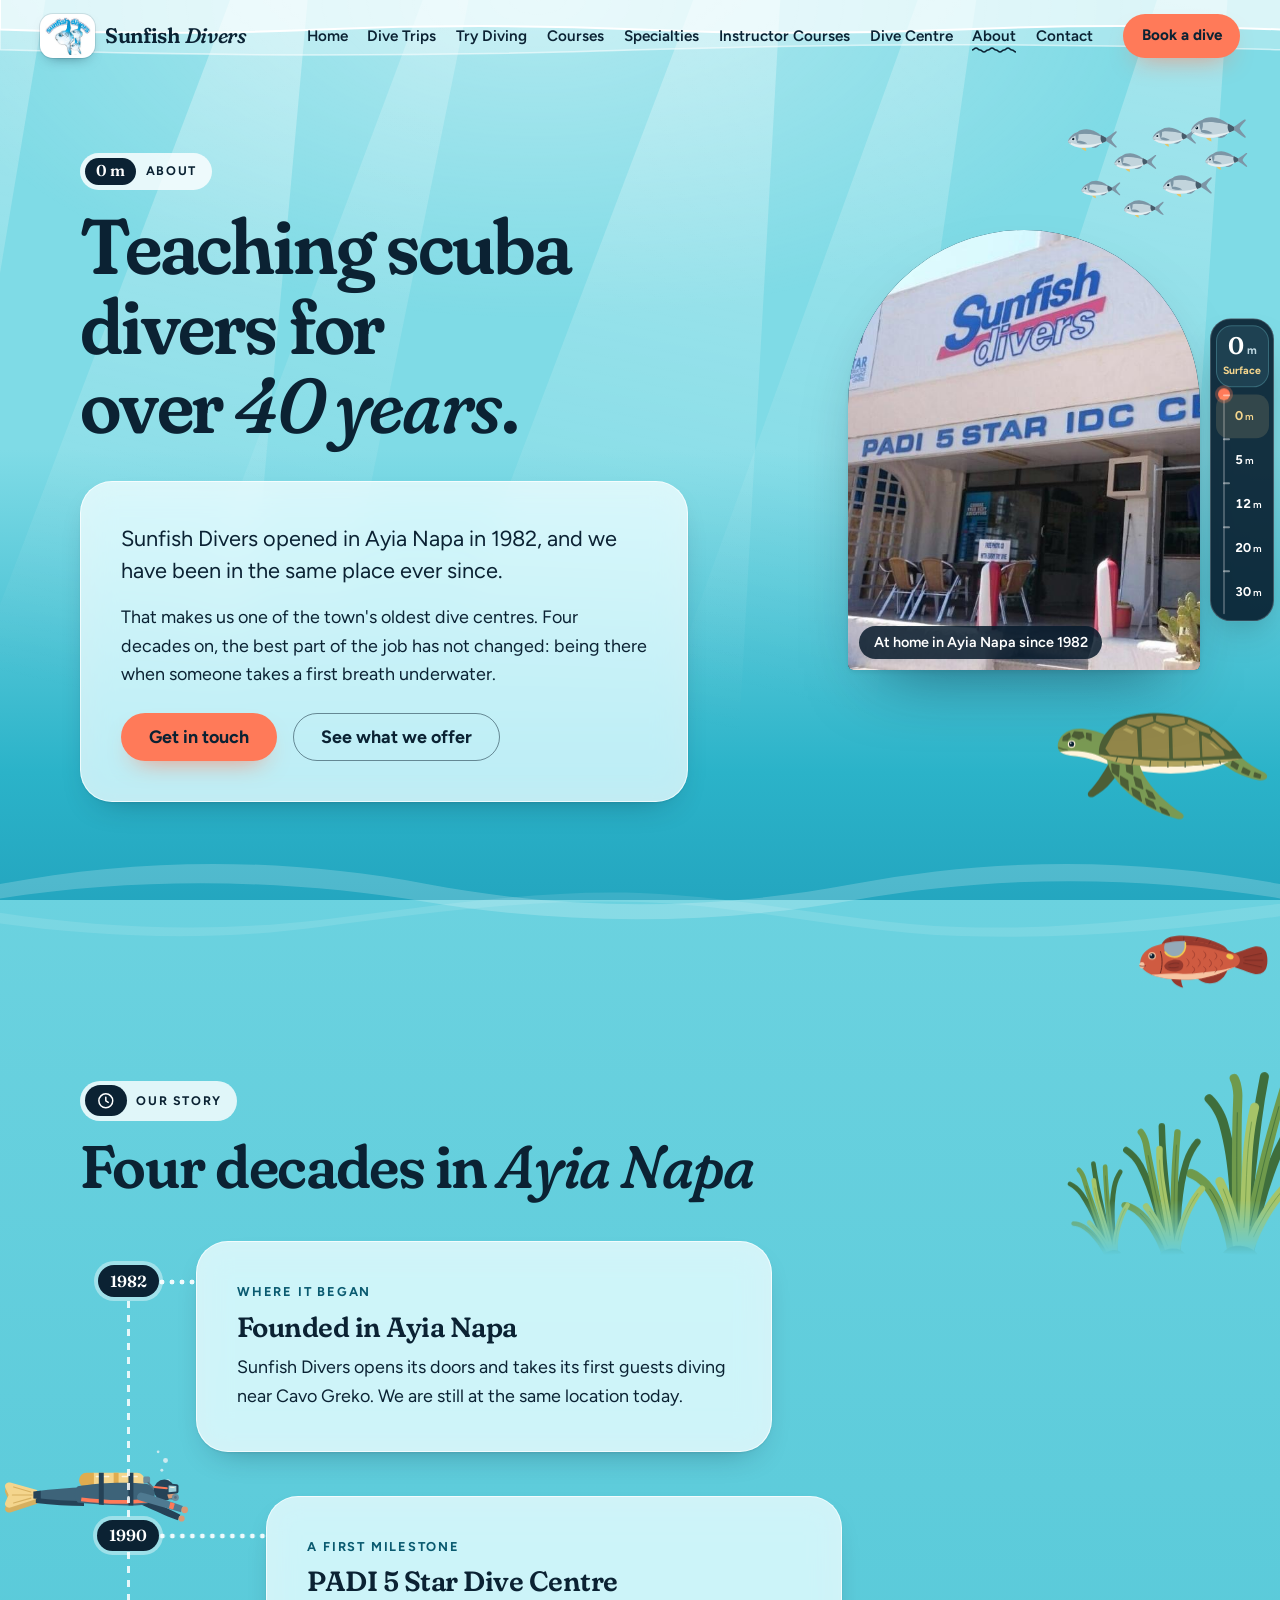
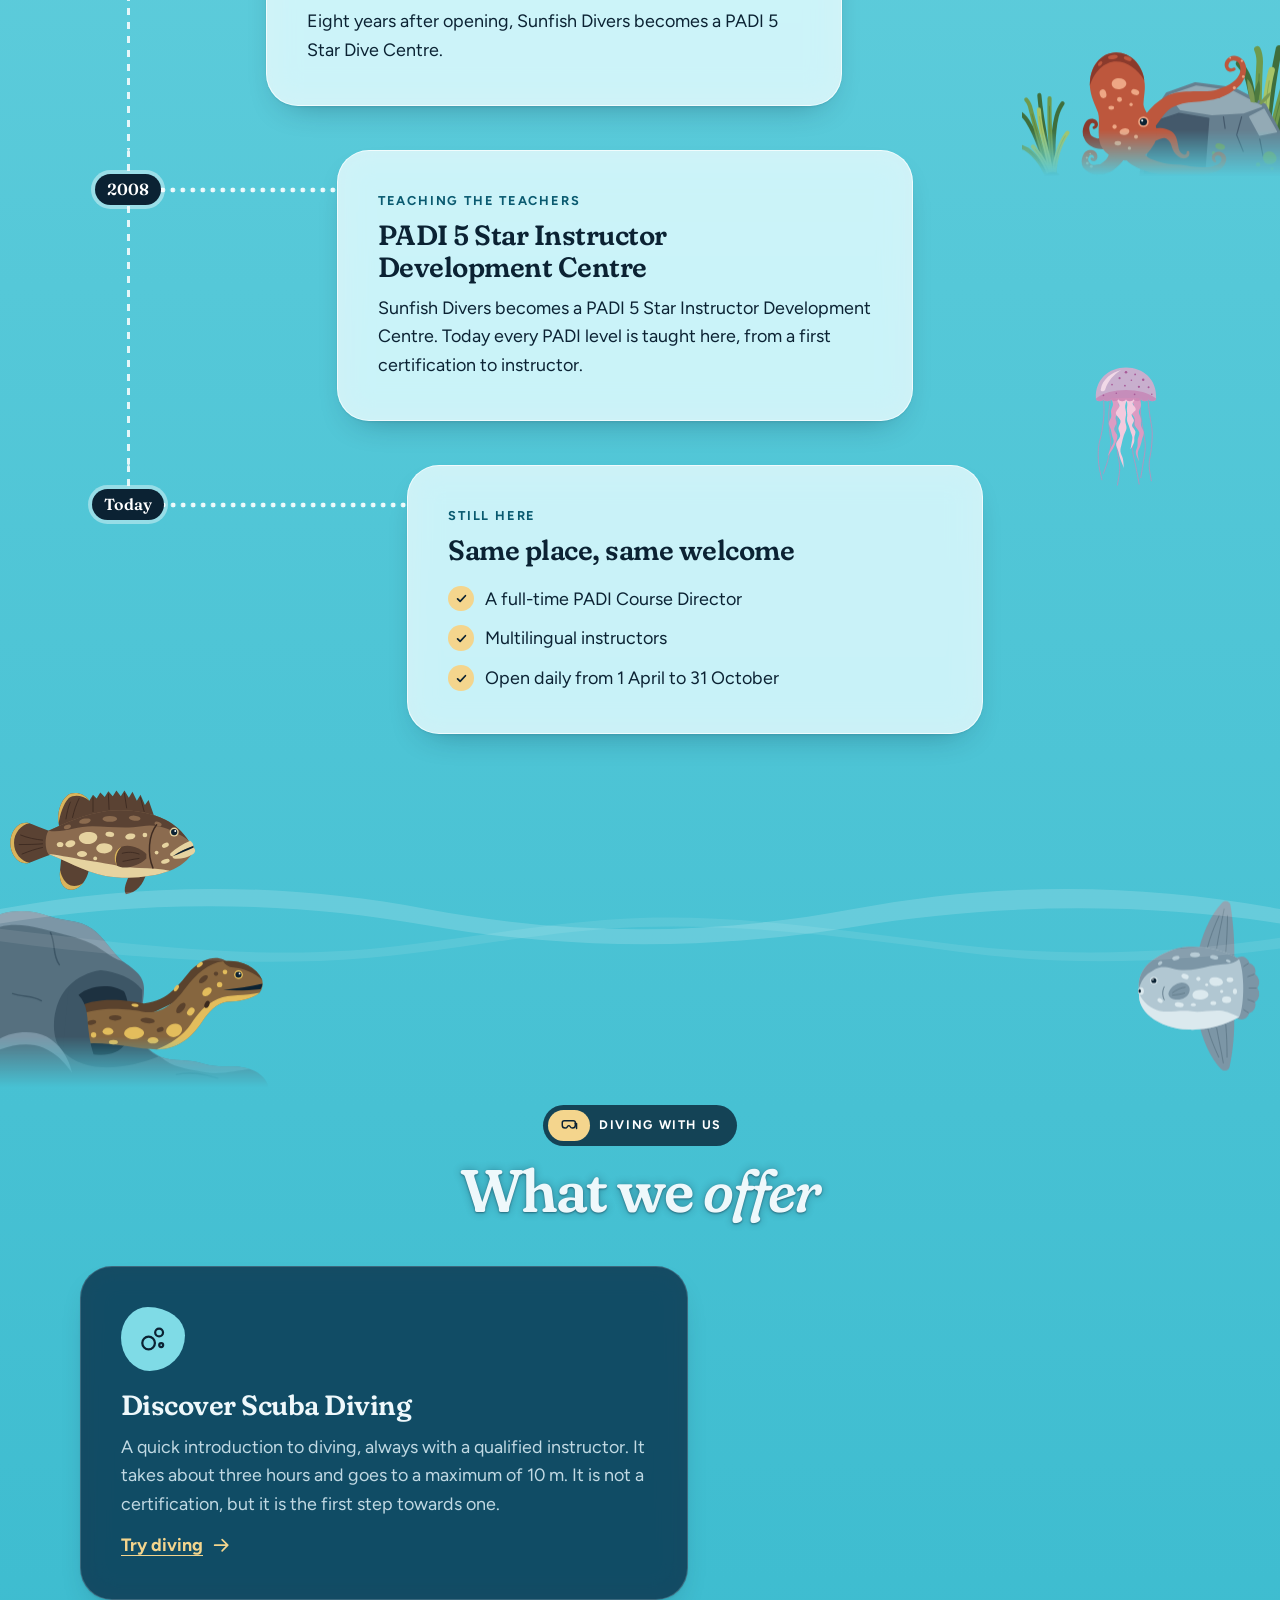
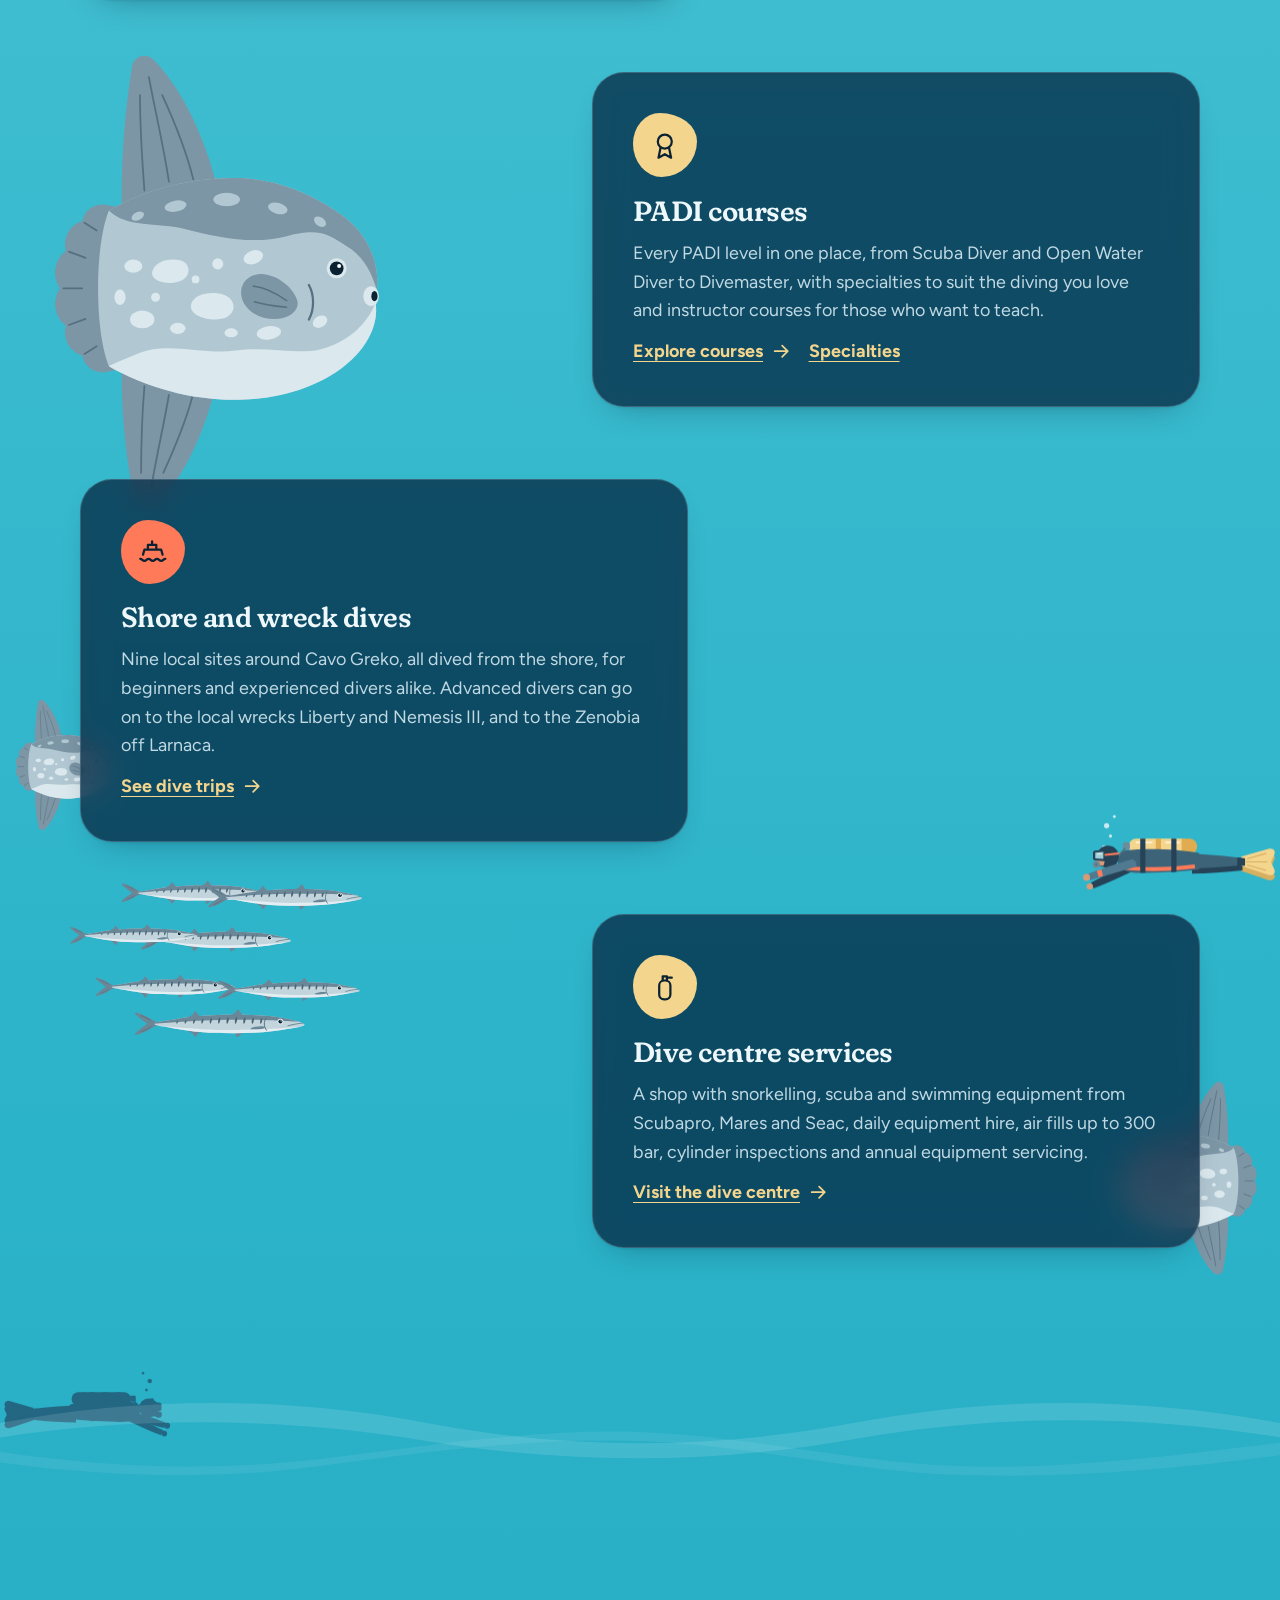
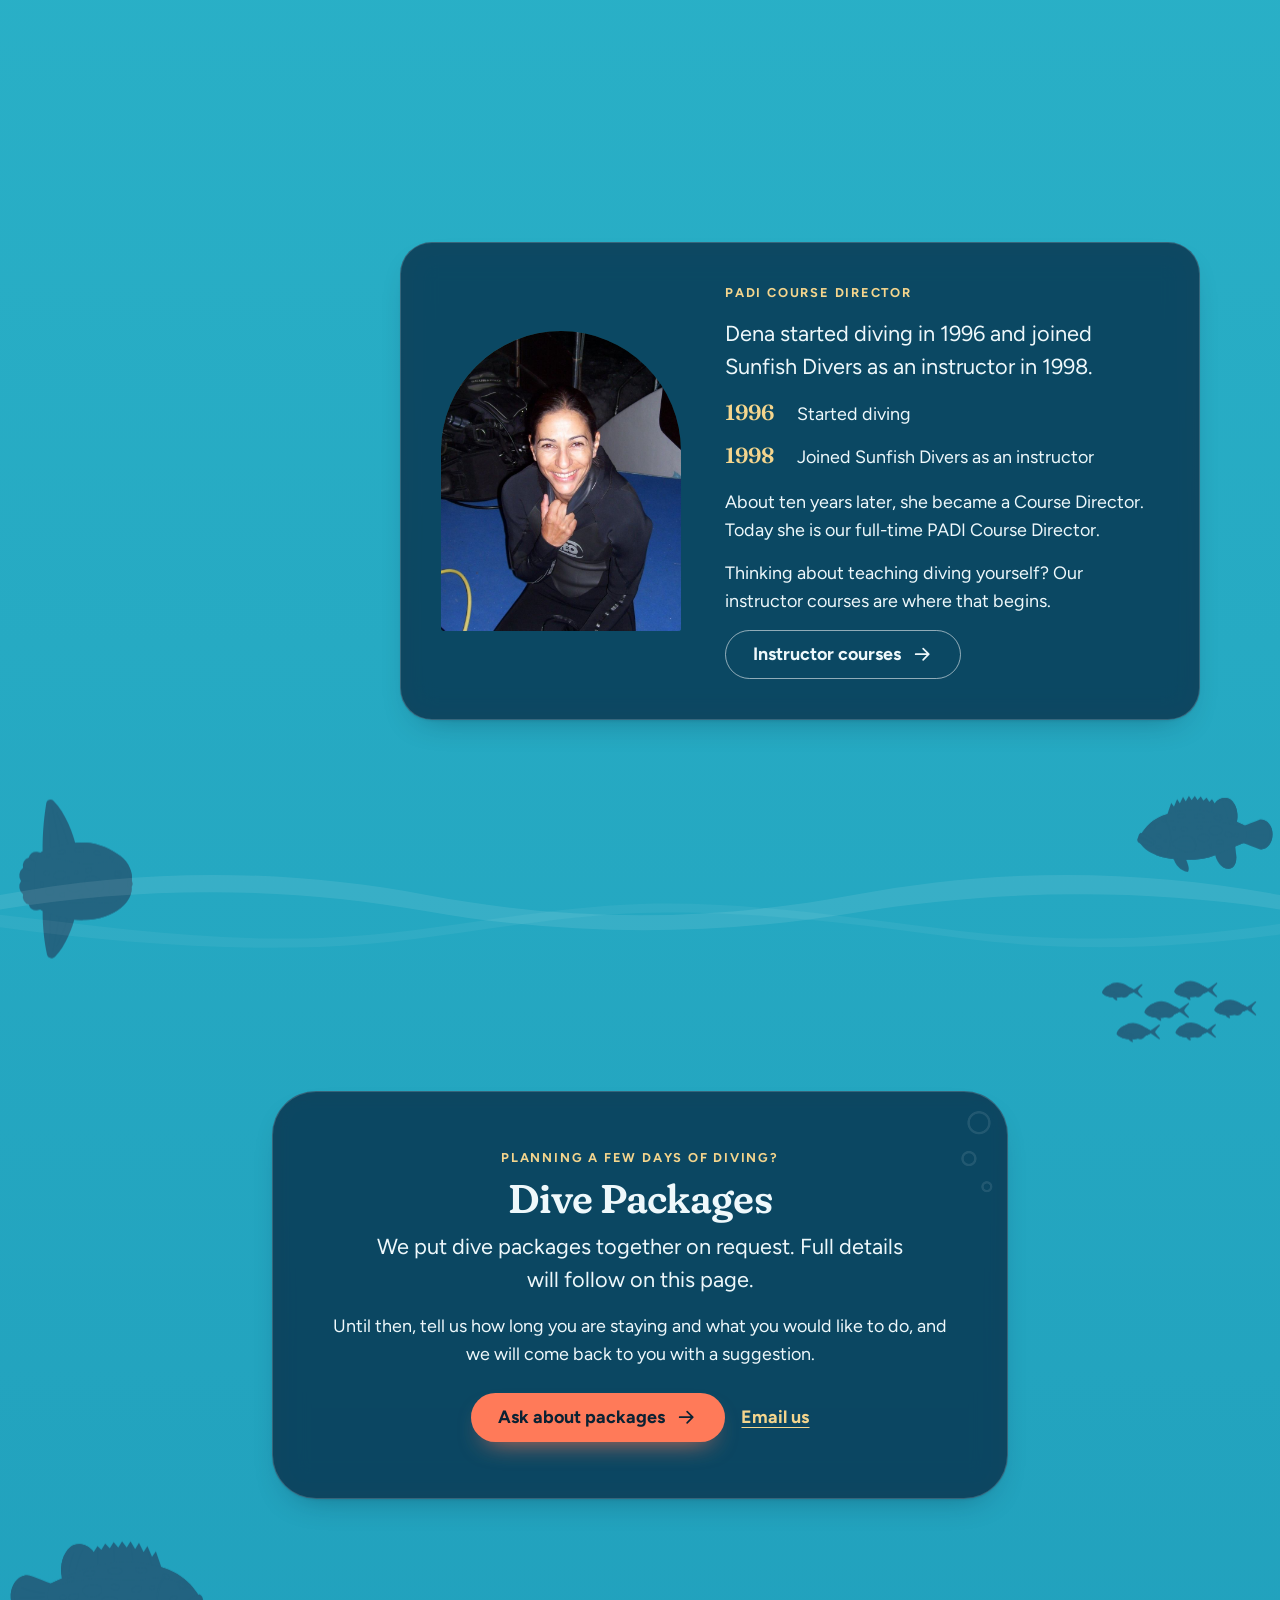
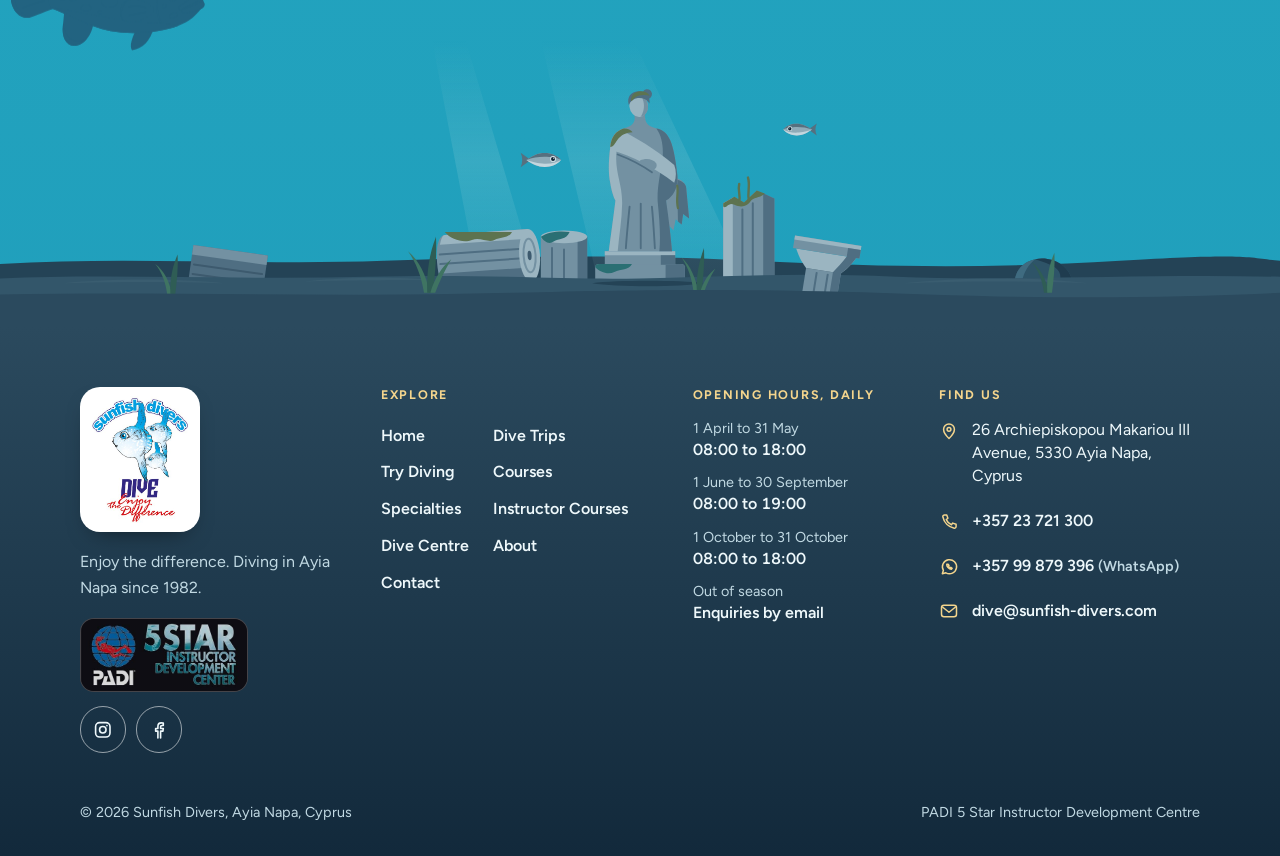
<file: about.html>
<!doctype html>
<html lang="en" class="no-js">
<head>
  <meta charset="utf-8">
  <meta name="viewport" content="width=device-width, initial-scale=1, viewport-fit=cover">
  <title>About us | Sunfish Divers, Ayia Napa</title>
  <meta name="description" content="Teaching scuba divers in Ayia Napa since 1982. A PADI 5 Star Dive Centre since 1990 and a PADI 5 Star Instructor Development Centre since 2008, with Course Director Dena Asimenou.">
  <meta name="theme-color" content="#7fdbe6">
  <!-- TODO: remove at launch (keeps the temporary test site out of search engines) -->
  <meta name="robots" content="noindex, nofollow">

  <meta property="og:type" content="website">
  <meta property="og:site_name" content="Sunfish Divers">
  <meta property="og:locale" content="en_GB">
  <meta property="og:title" content="About us | Sunfish Divers, Ayia Napa">
  <meta property="og:description" content="Teaching scuba divers in Ayia Napa since 1982. A PADI 5 Star Dive Centre since 1990 and a PADI 5 Star Instructor Development Centre since 2008, with Course Director Dena Asimenou.">
  <!-- TODO: owner to confirm the final page URLs. og:url and og:image must be full addresses on the final domain -->
  <meta property="og:url" content="https://sunfish-divers.com/about.html">
  <meta property="og:image" content="https://sunfish-divers.com/assets/img/og-sunfish-divers.jpg">
  <meta name="twitter:card" content="summary_large_image">

  <link rel="icon" href="assets/svg/favicon.svg" type="image/svg+xml">

  <script>
    /* no-js -> js, plus a failsafe: if js/ocean.js has not started after 3 s,
       show all content (.reveal-all) and use the plain in-flow header (.no-engine). */
    (function (d, w) {
      var h = d.documentElement;
      h.classList.remove('no-js');
      h.classList.add('js');
      setTimeout(function () {
        if (w.__sunfishReady) return;
        h.classList.add('reveal-all', 'no-engine');
        var n = 0, t = setInterval(function () {
          if (w.__sunfishReady || ++n > 120) {
            clearInterval(t);
            if (w.__sunfishReady) h.classList.remove('no-engine');
          }
        }, 500);
      }, 3000);
    })(document, window);
  </script>

  <link rel="preconnect" href="https://fonts.googleapis.com">
  <link rel="preconnect" href="https://fonts.gstatic.com" crossorigin>
  <link rel="stylesheet" href="https://fonts.googleapis.com/css2?family=Figtree:ital,wght@0,400..800;1,400..800&amp;family=Fraunces:ital,opsz,wght,SOFT@0,9..144,400..700,0..100;1,9..144,400..700,0..100&amp;display=swap">
  <link rel="stylesheet" href="css/styles.css">
</head>
<body data-page="about">
  <div class="ocean" id="ocean" aria-hidden="true"></div>
  <a class="skip-link" href="#main">Skip to content</a>

  <!-- ===== HEADER (identical on every page; only aria-current moves) ===== -->
  <header class="site-header" data-header>
    <div class="site-header__inner">
      <!-- Logo: the sunfish emblem of the real logo (assets/img/logo-sunfish-divers-emblem.jpg) beside the text wordmark -->
      <a class="logo" href="index.html" aria-label="Sunfish Divers, home">
        <span class="logo__tile"><img class="logo__mark" src="assets/img/logo-sunfish-divers-emblem.jpg" alt="" width="244" height="200" fetchpriority="high"></span>
        <span class="logo__text">Sunfish <em>Divers</em></span>
      </a>

      <button class="menu-toggle" type="button" data-menu-toggle aria-expanded="false" aria-controls="site-nav">
        <span class="menu-toggle__label">Menu</span>
        <span class="menu-toggle__icon" aria-hidden="true"><span></span><span></span><span></span></span>
      </button>

      <nav class="site-nav" id="site-nav" aria-label="Main">
        <div class="site-nav__inner">
          <ul class="site-nav__list">
            <li><a href="index.html">Home</a></li>
            <li><a href="dive-trips.html">Dive Trips</a></li>
            <li><a href="try-diving.html">Try Diving</a></li>
            <li><a href="courses.html">Courses</a></li>
            <li><a href="specialties.html">Specialties</a></li>
            <li><a href="instructor-courses.html">Instructor Courses</a></li>
            <li><a href="dive-centre.html">Dive Centre</a></li>
            <li><a href="about.html" aria-current="page">About</a></li>
            <li><a href="contact.html">Contact</a></li>
          </ul>
          <div class="site-nav__extra">
            <a class="btn btn--primary btn--lg" href="contact.html">Book a dive</a>
            <p class="site-nav__contact">
              <a href="tel:+35723721300"><svg class="icon" viewBox="0 0 24 24" aria-hidden="true" focusable="false"><path d="M6.6 3.5h2.7l1.4 4-2 1.6a12 12 0 0 0 6.2 6.2l1.6-2 4 1.4v2.7a2 2 0 0 1-2.2 2A17.5 17.5 0 0 1 4.6 5.7a2 2 0 0 1 2-2.2z"/></svg>+357 23 721 300</a>
              <a href="mailto:dive@sunfish-divers.com"><svg class="icon" viewBox="0 0 24 24" aria-hidden="true" focusable="false"><rect x="3" y="5" width="18" height="14" rx="3"/><path d="m4.5 7.5 7.5 6 7.5-6"/></svg>dive@sunfish-divers.com</a>
            </p>
          </div>
        </div>
      </nav>

      <a class="btn btn--primary btn--sm site-header__cta" href="contact.html">Book a dive</a>
    </div>
  </header>
  <!-- ===== /HEADER ===== -->

  <main id="main">

    <!-- Surface: page hero -->
    <div class="page-hero">
      <div class="wrap split split--wide-left">
        <div>
          <div data-tone-auto>
            <p class="depth-mark"><span class="depth-mark__m">0 m</span> About</p>
            <h1 class="page-hero__title">Teaching scuba divers for over <em>40 years</em>.</h1>
          </div>
          <div class="panel page-hero__intro reveal">
            <p class="lead">Sunfish Divers opened in Ayia Napa in 1982, and we have been in the same place ever since.</p>
            <p>That makes us one of the town's oldest dive centres. Four decades on, the best part of the job has not changed: being there when someone takes a first breath underwater.</p>
            <div class="cluster">
              <a class="btn btn--primary" href="contact.html">Get in touch</a>
              <a class="btn btn--ghost" href="#offer">See what we offer</a>
            </div>
          </div>
        </div>
        <figure class="photo photo--portrait photo--arch photo--lift split__drop reveal" data-file="assets/img/dive-centre-front.jpg" style="--reveal-delay: 150ms; --photo-pos: 16% 50%">
          <img src="assets/img/dive-centre-front.jpg" alt="The front of the Sunfish Divers dive centre, with the Sunfish Divers sign and the words PADI 5 Star IDC Center above the entrance" loading="eager" fetchpriority="high" width="1200" height="674">
          <figcaption>At home in Ayia Napa since 1982</figcaption>
        </figure>
      </div>
    </div>

    <div class="wave-divider" aria-hidden="true">
      <svg viewBox="0 0 1440 100" preserveAspectRatio="none" focusable="false">
        <path fill="currentColor" opacity=".2" d="M0 38c160-30 320-30 480 0s320 30 480 0 320-30 480 0v16c-160-26-320-26-480 2s-320 28-480 2-320-28-480-4z"/>
        <path fill="currentColor" opacity=".11" d="M0 70c120 18 240 22 360 8s240-34 360-30 240 34 360 38 240-12 360-26v14c-120 16-240 26-360 22s-240-34-360-38-240 12-360 28S120 98 0 82z"/>
      </svg>
    </div>

    <!-- History: a depth timeline that steps down and inwards -->
    <section class="section" id="history" aria-labelledby="history-title">
      <div class="wrap">
        <div class="section-head reveal" data-tone-auto>
          <p class="depth-mark"><span class="depth-mark__m"><svg class="icon" viewBox="0 0 24 24" aria-hidden="true" focusable="false"><circle cx="12" cy="12" r="8.5"/><path d="M12 7.5V12l3 2"/></svg></span> Our story</p>
          <h2 class="display" id="history-title">Four decades in <em>Ayia Napa</em></h2>
        </div>

        <ol class="depth-timeline">
          <li class="depth-timeline__step">
            <span class="depth-timeline__depth">1982</span>
            <div class="panel depth-timeline__body reveal">
              <p class="eyebrow">Where it began</p>
              <h3>Founded in Ayia Napa</h3>
              <p>Sunfish Divers opens its doors and takes its first guests diving near Cavo Greko. We are still at the same location today.</p>
            </div>
          </li>
          <li class="depth-timeline__step">
            <span class="depth-timeline__depth">1990</span>
            <div class="panel depth-timeline__body reveal">
              <p class="eyebrow">A first milestone</p>
              <h3>PADI 5 Star Dive Centre</h3>
              <p>Eight years after opening, Sunfish Divers becomes a PADI 5 Star Dive Centre.</p>
            </div>
          </li>
          <li class="depth-timeline__step">
            <span class="depth-timeline__depth">2008</span>
            <div class="panel depth-timeline__body reveal">
              <p class="eyebrow">Teaching the teachers</p>
              <h3>PADI 5 Star Instructor Development Centre</h3>
              <p>Sunfish Divers becomes a PADI 5 Star Instructor Development Centre. Today every PADI level is taught here, from a first certification to instructor.</p>
            </div>
          </li>
          <li class="depth-timeline__step">
            <span class="depth-timeline__depth">Today</span>
            <div class="panel depth-timeline__body reveal">
              <p class="eyebrow">Still here</p>
              <h3>Same place, same welcome</h3>
              <ul class="checklist">
                <li>A full-time PADI Course Director</li>
                <li>Multilingual instructors</li>
                <li>Open daily from 1 April to 31 October</li>
              </ul>
            </div>
          </li>
        </ol>
      </div>
    </section>

    <div class="wave-divider wave-divider--flip" aria-hidden="true">
      <svg viewBox="0 0 1440 100" preserveAspectRatio="none" focusable="false">
        <path fill="currentColor" opacity=".16" d="M0 38c160-30 320-30 480 0s320 30 480 0 320-30 480 0v16c-160-26-320-26-480 2s-320 28-480 2-320-28-480-4z"/>
        <path fill="currentColor" opacity=".09" d="M0 70c120 18 240 22 360 8s240-34 360-30 240 34 360 38 240-12 360-26v14c-120 16-240 26-360 22s-240-34-360-38-240 12-360 28S120 98 0 82z"/>
      </svg>
    </div>

    <!-- What we offer: four panels that zigzag down the water column -->
    <section class="section" id="offer" aria-labelledby="offer-title">
      <div class="wrap">
        <div class="section-head section-head--center reveal" data-tone-auto>
          <p class="depth-mark"><span class="depth-mark__m"><svg class="icon" viewBox="0 0 24 24" aria-hidden="true" focusable="false"><path d="M4 9.5A2.5 2.5 0 0 1 6.5 7h11A2.5 2.5 0 0 1 20 9.5v3a3.5 3.5 0 0 1-3.5 3.5c-1.6 0-2.3-.8-2.9-1.9-.4-.7-.9-1.1-1.6-1.1s-1.2.4-1.6 1.1C9.8 15.2 9.1 16 7.5 16A3.5 3.5 0 0 1 4 12.5z"/><path d="M20 10.5h1.5v6"/></svg></span> Diving with us</p>
          <h2 class="display" id="offer-title">What we <em>offer</em></h2>
        </div>

        <ul class="stack stack--lg">
          <li class="panel feature panel--left reveal">
            <span class="icon-badge icon-badge--lg icon-badge--aqua"><svg class="icon" viewBox="0 0 24 24" aria-hidden="true" focusable="false"><circle cx="9" cy="15" r="4.5"/><circle cx="16.5" cy="7.5" r="2.8"/><circle cx="18" cy="16.5" r="1.4"/></svg></span>
            <h3 class="feature__title">Discover Scuba Diving</h3>
            <p class="feature__text">A quick introduction to diving, always with a qualified instructor. It takes about three hours and goes to a maximum of 10 m. It is not a certification, but it is the first step towards one.</p>
            <a class="text-link" href="try-diving.html">Try diving <svg class="icon" viewBox="0 0 24 24" aria-hidden="true" focusable="false"><path d="M5 12h14M13 6l6 6-6 6"/></svg></a>
          </li>
          <li class="panel feature panel--right reveal">
            <span class="icon-badge icon-badge--lg"><svg class="icon" viewBox="0 0 24 24" aria-hidden="true" focusable="false"><circle cx="12" cy="9" r="5"/><path d="m9 13.2-1.5 7.3 4.5-2.5 4.5 2.5-1.5-7.3"/></svg></span>
            <h3 class="feature__title">PADI courses</h3>
            <p class="feature__text">Every PADI level in one place, from Scuba Diver and Open Water Diver to Divemaster, with specialties to suit the diving you love and instructor courses for those who want to teach.</p>
            <div class="cluster">
              <a class="text-link" href="courses.html">Explore courses <svg class="icon" viewBox="0 0 24 24" aria-hidden="true" focusable="false"><path d="M5 12h14M13 6l6 6-6 6"/></svg></a>
              <a class="text-link" href="specialties.html">Specialties</a>
            </div>
          </li>
          <li class="panel feature panel--left reveal">
            <span class="icon-badge icon-badge--lg icon-badge--coral"><svg class="icon" viewBox="0 0 24 24" aria-hidden="true" focusable="false"><path d="M3 17c1.5 0 1.5 1.5 3 1.5S7.5 17 9 17s1.5 1.5 3 1.5 1.5-1.5 3-1.5 1.5 1.5 3 1.5 1.5-1.5 3-1.5"/><path d="m5 14 1-3.5h12l1 3.5M8.5 10.5V7h6v3.5M11.5 7V4.5"/></svg></span>
            <h3 class="feature__title">Shore and wreck dives</h3>
            <p class="feature__text">Nine local sites around Cavo Greko, all dived from the shore, for beginners and experienced divers alike. Advanced divers can go on to the local wrecks Liberty and Nemesis III, and to the Zenobia off Larnaca.</p>
            <a class="text-link" href="dive-trips.html">See dive trips <svg class="icon" viewBox="0 0 24 24" aria-hidden="true" focusable="false"><path d="M5 12h14M13 6l6 6-6 6"/></svg></a>
          </li>
          <li class="panel feature panel--right reveal">
            <span class="icon-badge icon-badge--lg"><svg class="icon" viewBox="0 0 24 24" aria-hidden="true" focusable="false"><rect x="8" y="7.5" width="8" height="13.5" rx="3.5"/><path d="M10.5 7.5V4.5h3v3M13.5 5.5H17"/></svg></span>
            <h3 class="feature__title">Dive centre services</h3>
            <p class="feature__text">A shop with snorkelling, scuba and swimming equipment from Scubapro, Mares and Seac, daily equipment hire, air fills up to 300 bar, cylinder inspections and annual equipment servicing.</p>
            <a class="text-link" href="dive-centre.html">Visit the dive centre <svg class="icon" viewBox="0 0 24 24" aria-hidden="true" focusable="false"><path d="M5 12h14M13 6l6 6-6 6"/></svg></a>
          </li>
        </ul>
      </div>
    </section>

    <div class="wave-divider" aria-hidden="true">
      <svg viewBox="0 0 1440 100" preserveAspectRatio="none" focusable="false">
        <path fill="currentColor" opacity=".12" d="M0 38c160-30 320-30 480 0s320 30 480 0 320-30 480 0v16c-160-26-320-26-480 2s-320 28-480 2-320-28-480-4z"/>
        <path fill="currentColor" opacity=".07" d="M0 70c120 18 240 22 360 8s240-34 360-30 240 34 360 38 240-12 360-26v14c-120 16-240 26-360 22s-240-34-360-38-240 12-360 28S120 98 0 82z"/>
      </svg>
    </div>

    <!-- Our Course Director -->
    <section class="section" id="course-director" aria-labelledby="course-director-title">
      <div class="wrap">
        <div class="section-head reveal" data-tone-auto>
          <p class="depth-mark"><span class="depth-mark__m"><svg class="icon" viewBox="0 0 24 24" aria-hidden="true" focusable="false"><circle cx="12" cy="8" r="3.5"/><path d="M5 20c.6-3.8 3.3-6 7-6s6.4 2.2 7 6"/></svg></span> Meet Dena</p>
          <h2 class="display" id="course-director-title">Our Course Director, <em>Dena Asimenou</em></h2>
        </div>

        <div class="panel profile panel--wide panel--right reveal">
          <div class="profile__portrait">
            <figure class="photo" data-file="assets/img/dena-asimenou-course-director.jpg">
              <img src="assets/img/dena-asimenou-course-director.jpg" alt="Dena Asimenou, PADI Course Director at Sunfish Divers, smiling in a wetsuit on the deck of a dive boat at night" loading="lazy" decoding="async" width="800" height="1000">
            </figure>
          </div>
          <div class="profile__body">
            <p class="eyebrow">PADI Course Director</p>
            <p class="lead">Dena started diving in 1996 and joined Sunfish Divers as an instructor in 1998.</p>
            <ul class="milestones">
              <li><span class="milestones__year">1996</span><span>Started diving</span></li>
              <li><span class="milestones__year">1998</span><span>Joined Sunfish Divers as an instructor</span></li>
            </ul>
            <p>About ten years later, she became a Course Director. Today she is our full-time PADI Course Director.</p>
            <p>Thinking about teaching diving yourself? Our instructor courses are where that begins.</p>
            <div class="cluster">
              <a class="btn btn--ghost" href="instructor-courses.html">Instructor courses <svg class="icon" viewBox="0 0 24 24" aria-hidden="true" focusable="false"><path d="M5 12h14M13 6l6 6-6 6"/></svg></a>
            </div>
          </div>
        </div>
      </div>
    </section>

    <div class="wave-divider wave-divider--flip" aria-hidden="true">
      <svg viewBox="0 0 1440 100" preserveAspectRatio="none" focusable="false">
        <path fill="currentColor" opacity=".09" d="M0 38c160-30 320-30 480 0s320 30 480 0 320-30 480 0v16c-160-26-320-26-480 2s-320 28-480 2-320-28-480-4z"/>
        <path fill="currentColor" opacity=".05" d="M0 70c120 18 240 22 360 8s240-34 360-30 240 34 360 38 240-12 360-26v14c-120 16-240 26-360 22s-240-34-360-38-240 12-360 28S120 98 0 82z"/>
      </svg>
    </div>

    <!-- Dive Packages: the last stop before the seabed -->
    <section class="section" id="packages" aria-labelledby="packages-title">
      <div class="wrap">
        <div class="panel cta-card reveal" data-bar-hide>
          <p class="eyebrow">Planning a few days of diving?</p>
          <h2 class="cta-card__title" id="packages-title">Dive Packages</h2>
          <!-- TODO: owner to supply dive package details -->
          <p class="lead">We put dive packages together on request. Full details will follow on this page.</p>
          <p>Until then, tell us how long you are staying and what you would like to do, and we will come back to you with a suggestion.</p>
          <div class="cluster">
            <a class="btn btn--primary" href="contact.html">Ask about packages <svg class="icon" viewBox="0 0 24 24" aria-hidden="true" focusable="false"><path d="M5 12h14M13 6l6 6-6 6"/></svg></a>
            <a class="text-link" href="mailto:dive@sunfish-divers.com">Email us</a>
          </div>
        </div>
      </div>
    </section>

    <!-- Seabed vignette: inline SVG, filled by the embed tool. Do not edit between the markers. -->
    <div class="seabed" aria-hidden="true"><!-- SEABED:BEGIN seabed-about -->
<svg xmlns="http://www.w3.org/2000/svg" viewBox="0 0 1600 360" preserveAspectRatio="xMidYMax slice" aria-hidden="true" focusable="false"><defs><linearGradient id="seabed-about-ray" x1="0" y1="0" x2="0" y2="1"><stop offset="0" stop-color="#a8dbe0" stop-opacity="0"/><stop offset=".5" stop-color="#a8dbe0" stop-opacity=".17"/><stop offset="1" stop-color="#a8dbe0" stop-opacity=".05"/></linearGradient><g id="seabed-about-fish"><path fill="#56707f" d="M-14 0L-28 -10C-25 -4 -25 4 -28 10Z"/><path fill="#8fabb8" d="M28 0C20 -10 4 -12 -8 -7C-13 -5 -17 -2 -20 0C-17 2 -13 5 -8 7C4 12 20 10 28 0Z"/><path fill="#56707f" d="M28 0C20 -10 4 -12 -8 -7C-13 -5 -17 -2 -20 0C-10 -4 2 -5 12 -4S24 -2 28 0Z"/><path fill="#c3d6de" d="M-20 0C-17 2 -13 5 -8 7C4 12 20 10 28 0C22 4 12 6 2 5S-14 2 -20 0Z"/><circle cx="17" cy="-1.5" r="4" fill="#dbe9ee"/><circle cx="17" cy="-1.5" r="2.8" fill="#0b2233"/><circle cx="18" cy="-2.5" r=".8" fill="#fff"/></g></defs><path fill="#244356" d="M0 280C160 270 320 282 480 276S780 268 940 276S1240 286 1400 276S1560 272 1600 276V360H0Z"/><path class="sf-glow" style="--sf-dur:6s" fill="url(#seabed-about-ray)" d="M676 0L792 0L936 304L748 304Z"/><path class="sf-glow" style="--sf-dur:7s;--sf-delay:-3s" fill="url(#seabed-about-ray)" d="M540 0L582 0L672 304L598 304Z"/><path fill="#2e5468" d="M1270 314C1264 296 1274 278 1294 274C1316 270 1336 282 1340 300L1340 314Z"/><path fill="#3f6b80" d="M1270 314C1264 296 1274 278 1294 274C1286 280 1280 290 1278 300S1274 310 1270 314Z"/><path fill="#1f3c4f" d="M1294 274C1316 270 1336 282 1340 300L1340 314L1312 314C1324 308 1328 298 1324 290S1306 278 1294 274Z"/><g transform="rotate(8 280 300)"><path fill="#4f6e82" d="M236 262L330 262L330 318L236 318Z"/><path fill="#7391a2" d="M236 262L330 262L330 274L236 274Z"/><path fill="none" stroke="#3d5a6e" stroke-width="2.5" stroke-linecap="round" d="M240 286L326 286M240 298L326 298"/></g><path fill="#7391a2" d="M904 310L904 204L918 196L930 203L946 188L968 198L968 310Z"/><path fill="#9bb5c1" d="M904 310L904 204L916 197.2L916 310Z"/><path fill="#4f6e82" d="M954 191.6L968 198L968 310L954 310Z"/><path fill="none" stroke="#4f6e82" stroke-width="2.5" stroke-linecap="round" d="M928 212L928 300M941 204L941 300"/><path fill="#7391a2" d="M676 246L734 246L734 310L676 310Z"/><path fill="#4f6e82" d="M722 246L734 246L734 310L722 310Z"/><ellipse cx="705" cy="246" rx="29" ry="8" fill="#9bb5c1"/><path fill="none" stroke="#4f6e82" stroke-width="2.5" stroke-linecap="round" d="M690 260L690 300M705 262L705 300"/><g transform="rotate(-4 610 300)"><path fill="#7391a2" d="M560 240L664 240L664 306L560 306C552 306 548 292 548 273C548 254 552 240 560 240Z"/><path fill="#9bb5c1" d="M560 240L664 240L664 252L553 252C555 245 557 240 560 240Z"/><path fill="#4f6e82" d="M550 288L664 288L664 306L560 306C555 306 552 298 550 288Z"/><path fill="none" stroke="#4f6e82" stroke-width="2.5" stroke-linecap="round" d="M552 264L660 264M552 276L660 276"/><ellipse cx="664" cy="273" rx="13" ry="33" fill="#9bb5c1"/><ellipse cx="664" cy="273" rx="7.5" ry="21" fill="none" stroke="#7391a2" stroke-width="2.5"/><ellipse cx="664" cy="273" rx="2.5" ry="6" fill="#3d5a6e"/></g><path fill="#7391a2" d="M744 284C744 281 746 280 749 280L851 280C854 280 856 281 856 284L856 312L744 312Z"/><path fill="#4f6e82" d="M832 280L851 280C854 280 856 281 856 284L856 312L832 312Z"/><path fill="#7391a2" d="M756 264L844 264L844 281L756 281Z"/><path fill="#9bb5c1" d="M756 264L844 264L844 269L756 269Z"/><path fill="#4f6e82" d="M826 269L844 269L844 281L826 281Z"/><g transform="translate(56 18.5) scale(.93)"><path fill="#7391a2" d="M834 164C848 164 860 168 862 178L866 220L858 214L856 228L848 221L845 236L836 226Z"/><path fill="#4f6e82" d="M850 168C857 170 861 173 862 178L866 220L858 214L856 228L851 224Z"/><path fill="#7391a2" d="M793 86C792 94 786 97 778 99C768 102 761 110 760 124C758 142 757 158 760 172C762 184 764 190 767 196C764 220 761 242 758 264L843 264C841 240 838 216 835 196C846 190 852 176 850 160C848 140 844 118 838 110C834 103 828 100 822 99C814 97 808 94 807 86Z"/><path fill="#4f6e82" d="M843 264C841 240 838 216 835 196C846 190 852 176 850 160C848 140 844 118 838 110C834 103 828 100 822 99C830 110 832 126 830 142S822 180 824 200S828 244 826 264Z"/><path fill="#9bb5c1" d="M778 99C768 102 761 110 760 124C758 142 757 158 760 172C762 184 764 190 767 196C764 220 761 242 758 264L770 264C772 242 776 220 776 198S768 160 768 140S772 108 778 99Z"/><path fill="#9bb5c1" d="M774 101C792 110 820 126 846 148C849 156 849 164 846 172C820 152 790 136 761 128C762 116 766 106 774 101Z"/><path fill="#7391a2" d="M800 142C808 138 818 140 822 146C824 152 818 157 810 156C803 155 798 148 800 142Z"/><path fill="none" stroke="#4f6e82" stroke-width="2.5" stroke-linecap="round" d="M786 204C784 224 782 244 781 260M801 200C801 222 801 242 801 260M816 204C818 224 819 244 820 260M770 134C786 140 802 148 816 158"/><g transform="rotate(-6 800 86)"><path fill="#7391a2" d="M793 88L793 78L807 78L807 88Z"/><ellipse cx="800" cy="68" rx="12.5" ry="15.5" fill="#9bb5c1"/><path fill="#7391a2" d="M803 53C810 56 814 64 812 74C810 80 806 83 801 83.5C806 78 808 70 807 63S805 56 803 53Z"/><path fill="#4f6e82" d="M787 66C785 55 792 49 801 49C811 49 817 56 815 67C812 61 806 58 800 58S790 61 787 66Z"/><circle cx="813" cy="54" r="6.5" fill="#4f6e82"/></g><path fill="#5d7350" d="M760 124C761 110 768 102 778 99C784 99 788 101 790 104C782 104 774 108 770 114S764 124 760 124ZM788 62C787 54 794 49 801 49C806 49 811 51 813 55C806 53 798 54 794 57S790 62 788 62Z"/><path class="sf-sway" style="transform-origin:850px 176px;--sf-amp:6deg;--sf-dur:4.2s" fill="none" stroke="#5d7350" stroke-width="3" stroke-linecap="round" d="M850 176C852 186 848 194 851 206"/></g><path fill="#5d7350" d="M904 208L904 204L918 196L930 203L946 188L956 192C950 198 942 196 938 202S926 210 918 206S908 212 904 208ZM556 240L640 240C636 248 626 246 618 250S600 246 590 250S564 250 556 240Z"/><path fill="#2a6f73" d="M744 284C744 281 746 280 749 280L790 280C786 288 776 286 768 290S750 290 744 284ZM676 246C684 240 700 238 712 240C708 250 698 248 692 252S680 252 676 246Z"/><g fill="none" stroke="#5d7350" stroke-width="3" stroke-linecap="round"><path class="sf-sway" style="transform-origin:936px 200px;--sf-amp:6deg;--sf-dur:4.6s;--sf-delay:-2s" d="M936 200C934 190 938 182 935 172"/><path class="sf-sway" style="transform-origin:924px 202px;--sf-amp:6deg;--sf-dur:4.6s;--sf-delay:-.8s" d="M924 202C926 194 922 188 924 180"/></g><path fill="#33566a" d="M0 298C140 292 300 300 460 296C600 292 700 300 800 298C900 296 1000 290 1120 296C1260 302 1420 292 1600 296V360H0Z"/><path fill="#3a5d70" d="M80 304C140 298 220 298 280 304C220 302 140 302 80 304ZM380 302C430 296 500 296 540 300C500 300 430 300 380 302ZM1130 304C1200 296 1290 296 1360 304C1290 301 1200 301 1130 304Z"/><path fill="#244356" d="M740 304C770 300 850 300 880 304C850 309 770 309 740 304Z"/><g transform="translate(1024 322) rotate(9)"><path fill="#7391a2" d="M-22 0L-22 -34L22 -34L22 0Z"/><path fill="none" stroke="#4f6e82" stroke-width="2.5" stroke-linecap="round" d="M-8 -30L-8 -4M6 -30L6 -4"/><path fill="#9bb5c1" d="M-38 -56L38 -56C32 -44 26 -38 22 -34L-22 -34C-26 -38 -32 -44 -38 -56Z"/><path fill="#7391a2" d="M-42 -72L42 -72L42 -56L-42 -56Z"/><path fill="#9bb5c1" d="M-42 -72L42 -72L42 -67L-42 -67Z"/><path fill="#4f6e82" d="M26 -67L42 -67L42 -56L38 -56C32 -44 26 -38 22 -34L22 0L12 0L12 -34C16 -40 22 -48 26 -56Z"/></g><g transform="translate(872 316)" fill="#3f7462"><path class="sf-sway" style="transform-origin:0 0;--sf-delay:-2.2s" d="M-5 0C-7 -18 -12 -32 -20 -44C-9 -34 -2 -18 1 0Z"/><path class="sf-sway" style="transform-origin:0 0;--sf-delay:-.9s" fill="#2f5d55" d="M-1 0C-2 -22 2 -40 8 -56C9 -38 7 -18 5 0Z"/><path class="sf-sway" style="transform-origin:0 0;--sf-delay:-3s" d="M3 0C7 -14 14 -24 22 -30C16 -20 11 -10 8 0Z"/></g><g transform="translate(536 316)" fill="#3f7462"><path class="sf-sway" style="transform-origin:0 0;--sf-delay:-1.4s" d="M-6 0C-9 -20 -16 -38 -26 -52C-12 -40 -3 -22 1 0Z"/><path class="sf-sway" style="transform-origin:0 0;--sf-delay:-.3s" fill="#2f5d55" d="M-2 0C-3 -26 1 -50 9 -70C10 -48 8 -24 5 0Z"/><path class="sf-sway" style="transform-origin:0 0;--sf-delay:-2.6s" d="M2 0C7 -18 16 -32 28 -42C20 -28 13 -14 8 0Z"/></g><g transform="translate(1310 316)" fill="#3f7462"><path class="sf-sway" style="transform-origin:0 0;--sf-delay:-.5s" fill="#2f5d55" d="M-5 0C-7 -16 -12 -28 -20 -38C-9 -30 -2 -16 1 0Z"/><path class="sf-sway" style="transform-origin:0 0;--sf-delay:-1.9s" d="M-1 0C-2 -20 2 -36 8 -50C9 -34 7 -16 5 0Z"/></g><g transform="translate(214 318)" fill="#3f7462"><path class="sf-sway" style="transform-origin:0 0;--sf-delay:-2.5s" d="M-5 0C-7 -16 -12 -28 -20 -38C-9 -30 -2 -16 1 0Z"/><path class="sf-sway" style="transform-origin:0 0;--sf-delay:-1.2s" fill="#2f5d55" d="M-1 0C-2 -20 2 -36 8 -50C9 -34 7 -16 5 0Z"/></g><g transform="translate(676 150) scale(.9)"><use href="#seabed-about-fish" class="sf-drift" style="--sf-dx:26px;--sf-dy:-6px;--sf-dur:14s"/></g><g transform="translate(1000 112) scale(-.75 .75)"><use href="#seabed-about-fish" class="sf-drift" style="--sf-dx:24px;--sf-dy:6px;--sf-dur:16s;--sf-delay:-6s"/></g><path fill="#2b4a5e" d="M0 318C220 314 420 322 640 316S980 312 1160 318S1460 322 1600 316V360H0Z"/></svg>
<!-- SEABED:END --></div>
  </main>

  <!-- ===== FOOTER (identical on every page) ===== -->
  <footer class="site-footer">
    <div class="wrap">
      <div class="site-footer__grid">
        <div class="site-footer__brand">
          <!-- Logo: the real Sunfish Divers logo (assets/img/logo-sunfish-divers.jpg) -->
          <a class="logo logo--full" href="index.html" aria-label="Sunfish Divers, home">
            <img src="assets/img/logo-sunfish-divers.jpg" alt="" loading="lazy" decoding="async" width="395" height="500">
          </a>
          <p class="site-footer__tagline">Enjoy the difference. Diving in Ayia Napa since 1982.</p>
          <!-- PADI badge: the official badge image from the live site (assets/img/padi-5-star-idc-badge.jpg) -->
          <div class="site-footer__marks">
            <img class="padi-badge" src="assets/img/padi-5-star-idc-badge.jpg" alt="PADI 5 Star Instructor Development Centre" loading="lazy" decoding="async" width="488" height="211">
            <ul class="social">
              <li><a href="https://www.instagram.com/sunfishdivers/" target="_blank" rel="noopener" aria-label="Sunfish Divers on Instagram"><svg class="icon" viewBox="0 0 24 24" aria-hidden="true" focusable="false"><rect x="4" y="4" width="16" height="16" rx="4.5"/><circle cx="12" cy="12" r="3.6"/><path d="M16.6 7.4h.01"/></svg></a></li>
              <li><a href="https://www.facebook.com/sunfishdivers/" target="_blank" rel="noopener" aria-label="Sunfish Divers on Facebook"><svg class="icon" viewBox="0 0 24 24" aria-hidden="true" focusable="false"><path d="M14 21v-7.5h2.6l.4-3H14V8.8c0-1 .5-1.6 1.8-1.6H17V4.5c-.6-.1-1.4-.2-2.3-.2-2.3 0-3.7 1.4-3.7 3.9v2.3H8.5v3H11V21"/></svg></a></li>
            </ul>
          </div>
        </div>

        <nav aria-label="Footer">
          <h2 class="site-footer__title">Explore</h2>
          <ul class="site-footer__links">
            <li><a href="index.html">Home</a></li>
            <li><a href="dive-trips.html">Dive Trips</a></li>
            <li><a href="try-diving.html">Try Diving</a></li>
            <li><a href="courses.html">Courses</a></li>
            <li><a href="specialties.html">Specialties</a></li>
            <li><a href="instructor-courses.html">Instructor Courses</a></li>
            <li><a href="dive-centre.html">Dive Centre</a></li>
            <li><a href="about.html">About</a></li>
            <li><a href="contact.html">Contact</a></li>
          </ul>
        </nav>

        <div>
          <h2 class="site-footer__title">Opening hours, daily</h2>
          <ul class="site-footer__hours">
            <li><span>1 April to 31 May</span><span>08:00 to 18:00</span></li>
            <li><span>1 June to 30 September</span><span>08:00 to 19:00</span></li>
            <li><span>1 October to 31 October</span><span>08:00 to 18:00</span></li>
            <li><span>Out of season</span><span>Enquiries by email</span></li>
          </ul>
        </div>

        <div>
          <h2 class="site-footer__title">Find us</h2>
          <ul class="site-footer__contact">
            <li><svg class="icon" viewBox="0 0 24 24" aria-hidden="true" focusable="false"><path d="M12 21s-6.5-6-6.5-11a6.5 6.5 0 0 1 13 0c0 5-6.5 11-6.5 11z"/><circle cx="12" cy="10" r="2.3"/></svg><span>26 Archiepiskopou Makariou III Avenue, 5330 Ayia Napa, Cyprus</span></li>
            <li><svg class="icon" viewBox="0 0 24 24" aria-hidden="true" focusable="false"><path d="M6.6 3.5h2.7l1.4 4-2 1.6a12 12 0 0 0 6.2 6.2l1.6-2 4 1.4v2.7a2 2 0 0 1-2.2 2A17.5 17.5 0 0 1 4.6 5.7a2 2 0 0 1 2-2.2z"/></svg><a href="tel:+35723721300">+357 23 721 300</a></li>
            <!-- TODO: owner to confirm number -->
            <li><svg class="icon" viewBox="0 0 24 24" aria-hidden="true" focusable="false"><path d="M4 20l1.3-4A8.5 8.5 0 1 1 8.3 19z"/><path d="M9.3 8.7c-.3 2.7 2.5 5.7 5.5 6l1-1.2-1.6-1.1-.9.6c-.8-.4-1.5-1.1-1.9-1.9l.6-.9-1.1-1.6z"/></svg><a href="https://wa.me/35799879396" target="_blank" rel="noopener">+357 99 879 396 <span class="note">(WhatsApp)</span></a></li>
            <li><svg class="icon" viewBox="0 0 24 24" aria-hidden="true" focusable="false"><rect x="3" y="5" width="18" height="14" rx="3"/><path d="m4.5 7.5 7.5 6 7.5-6"/></svg><a href="mailto:dive@sunfish-divers.com">dive@sunfish-divers.com</a></li>
          </ul>
        </div>
      </div>

      <div class="site-footer__base">
        <p>&copy; <span data-year>2026</span> Sunfish Divers, Ayia Napa, Cyprus</p>
        <p>PADI 5 Star Instructor Development Centre</p>
      </div>
    </div>
  </footer>
  <!-- ===== /FOOTER ===== -->

  <!-- ===== MOBILE ACTION BAR (phones only, identical on every page). To remove it: delete this block from all nine pages, and section 19 of css/styles.css ===== -->
  <nav class="action-bar" data-action-bar aria-label="Quick contact">
    <a class="action-bar__item" href="tel:+35723721300"><svg class="icon" viewBox="0 0 24 24" aria-hidden="true" focusable="false"><path d="M6.6 3.5h2.7l1.4 4-2 1.6a12 12 0 0 0 6.2 6.2l1.6-2 4 1.4v2.7a2 2 0 0 1-2.2 2A17.5 17.5 0 0 1 4.6 5.7a2 2 0 0 1 2-2.2z"/></svg><span>Call</span></a>
    <!-- TODO: owner to confirm number -->
    <a class="action-bar__item" href="https://wa.me/35799879396" target="_blank" rel="noopener"><svg class="icon" viewBox="0 0 24 24" aria-hidden="true" focusable="false"><path d="M4 20l1.3-4A8.5 8.5 0 1 1 8.3 19z"/><path d="M9.3 8.7c-.3 2.7 2.5 5.7 5.5 6l1-1.2-1.6-1.1-.9.6c-.8-.4-1.5-1.1-1.9-1.9l.6-.9-1.1-1.6z"/></svg><span>WhatsApp</span></a>
    <a class="action-bar__item action-bar__item--book" href="contact.html#enquiry"><svg class="icon" viewBox="0 0 24 24" aria-hidden="true" focusable="false"><rect x="4" y="5.5" width="16" height="14.5" rx="3"/><path d="M8 3.5v4M16 3.5v4M4 10.5h16"/><path d="m9.2 15.3 2 2 3.8-4"/></svg><span>Book a dive</span></a>
  </nav>
  <!-- ===== /MOBILE ACTION BAR ===== -->

  <script src="js/ocean.js" defer></script>
</body>
</html>
</file>
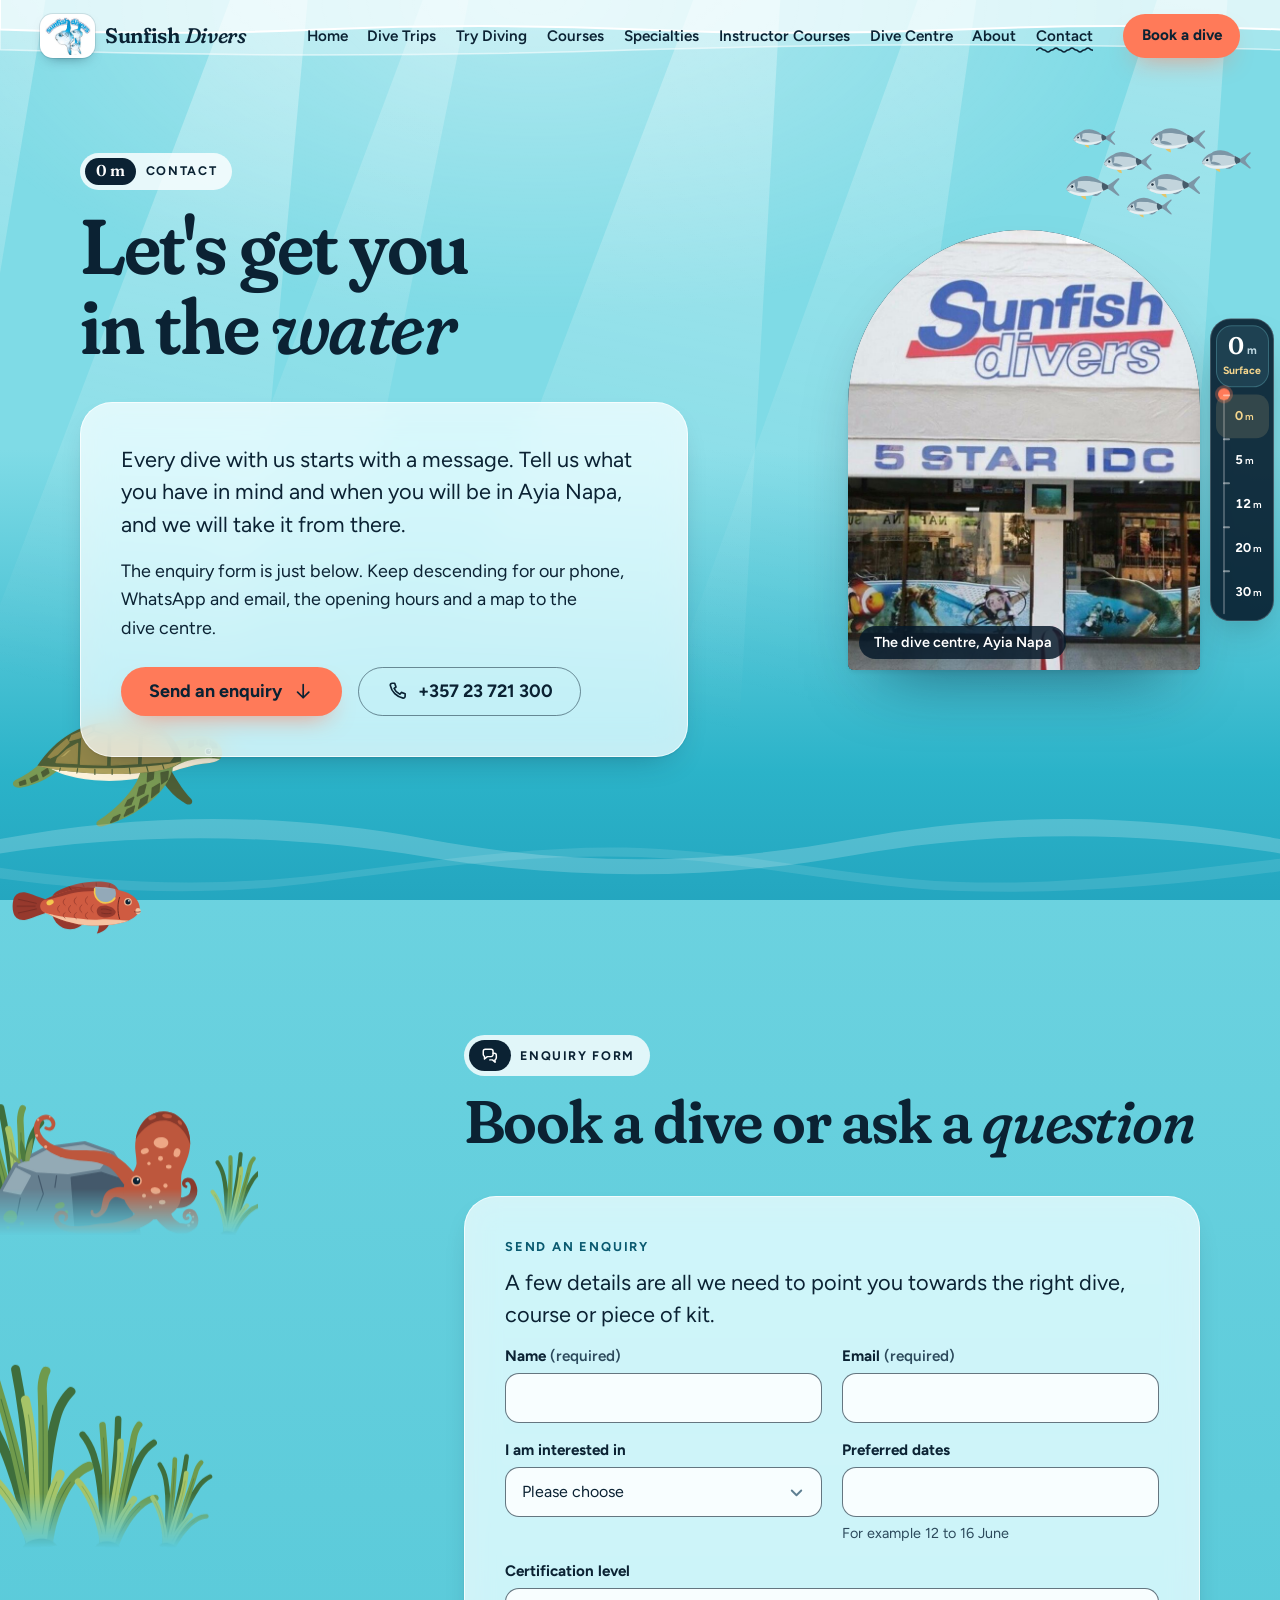
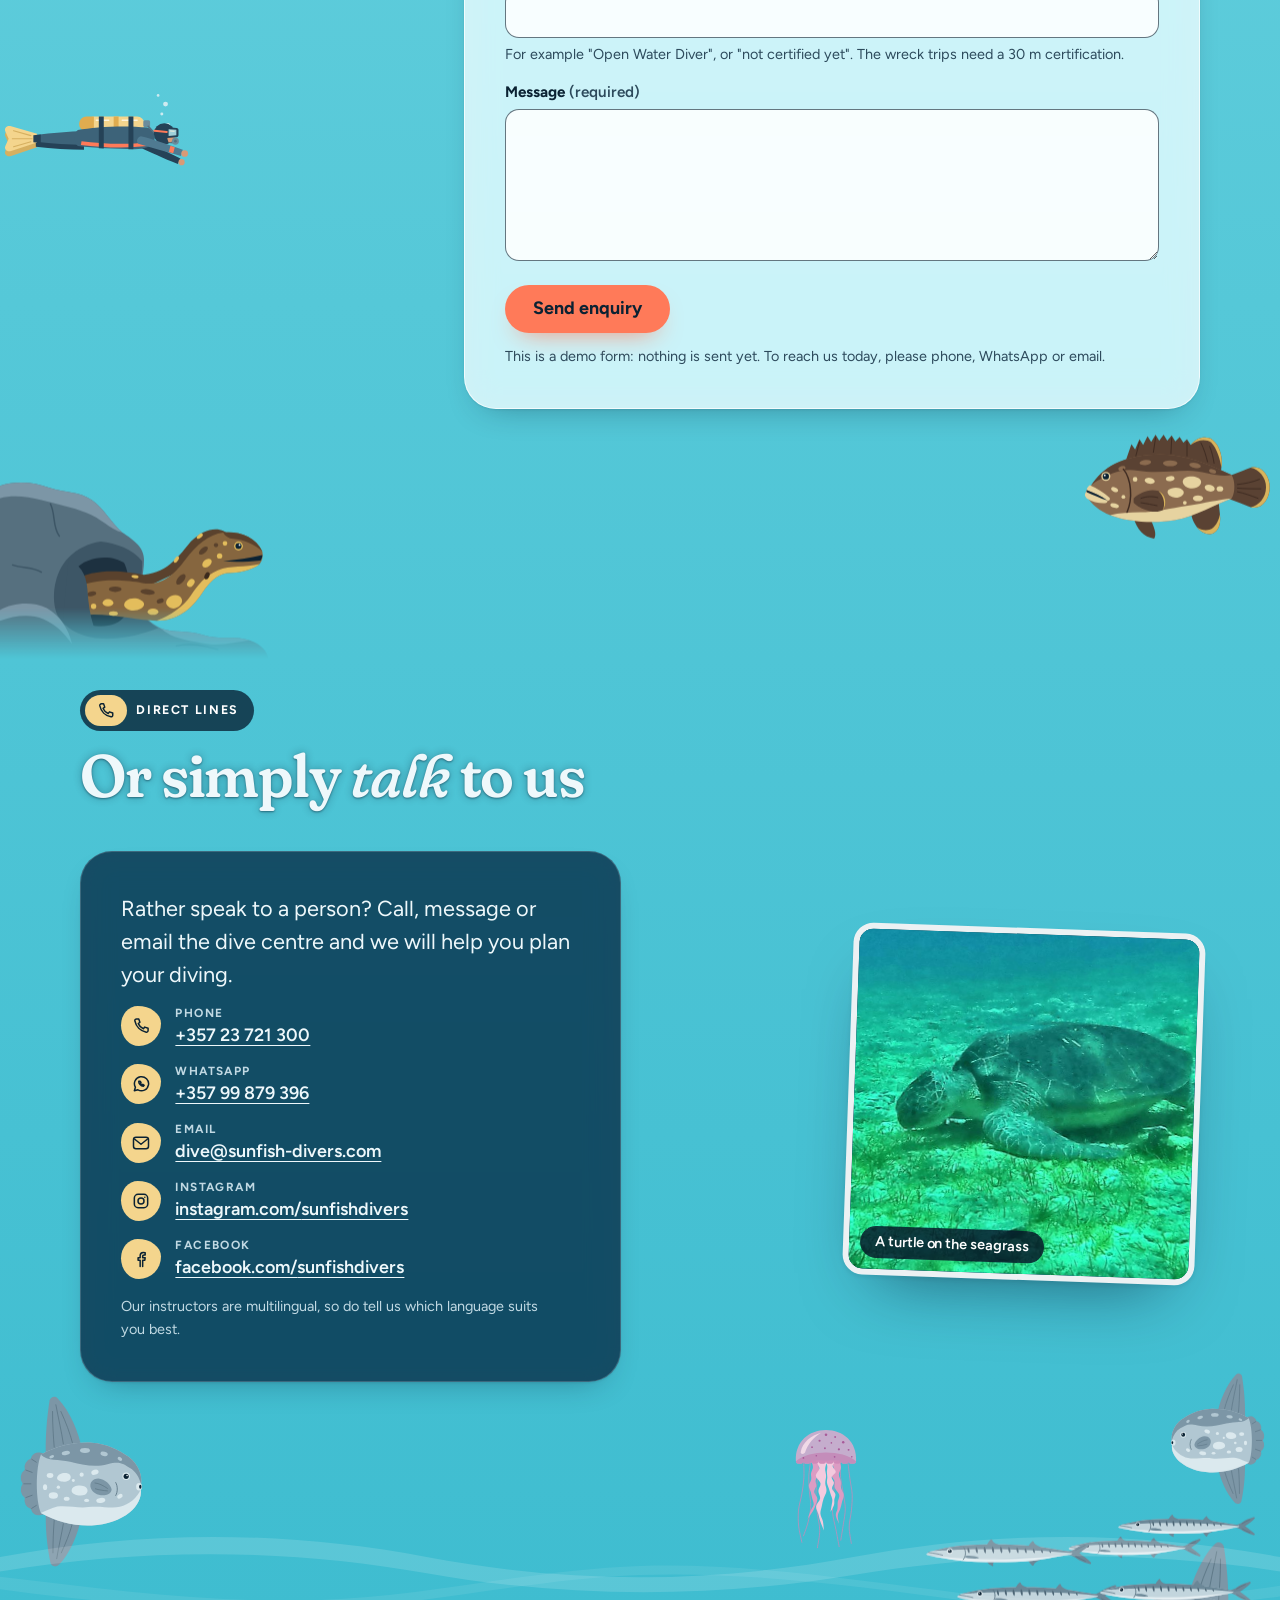
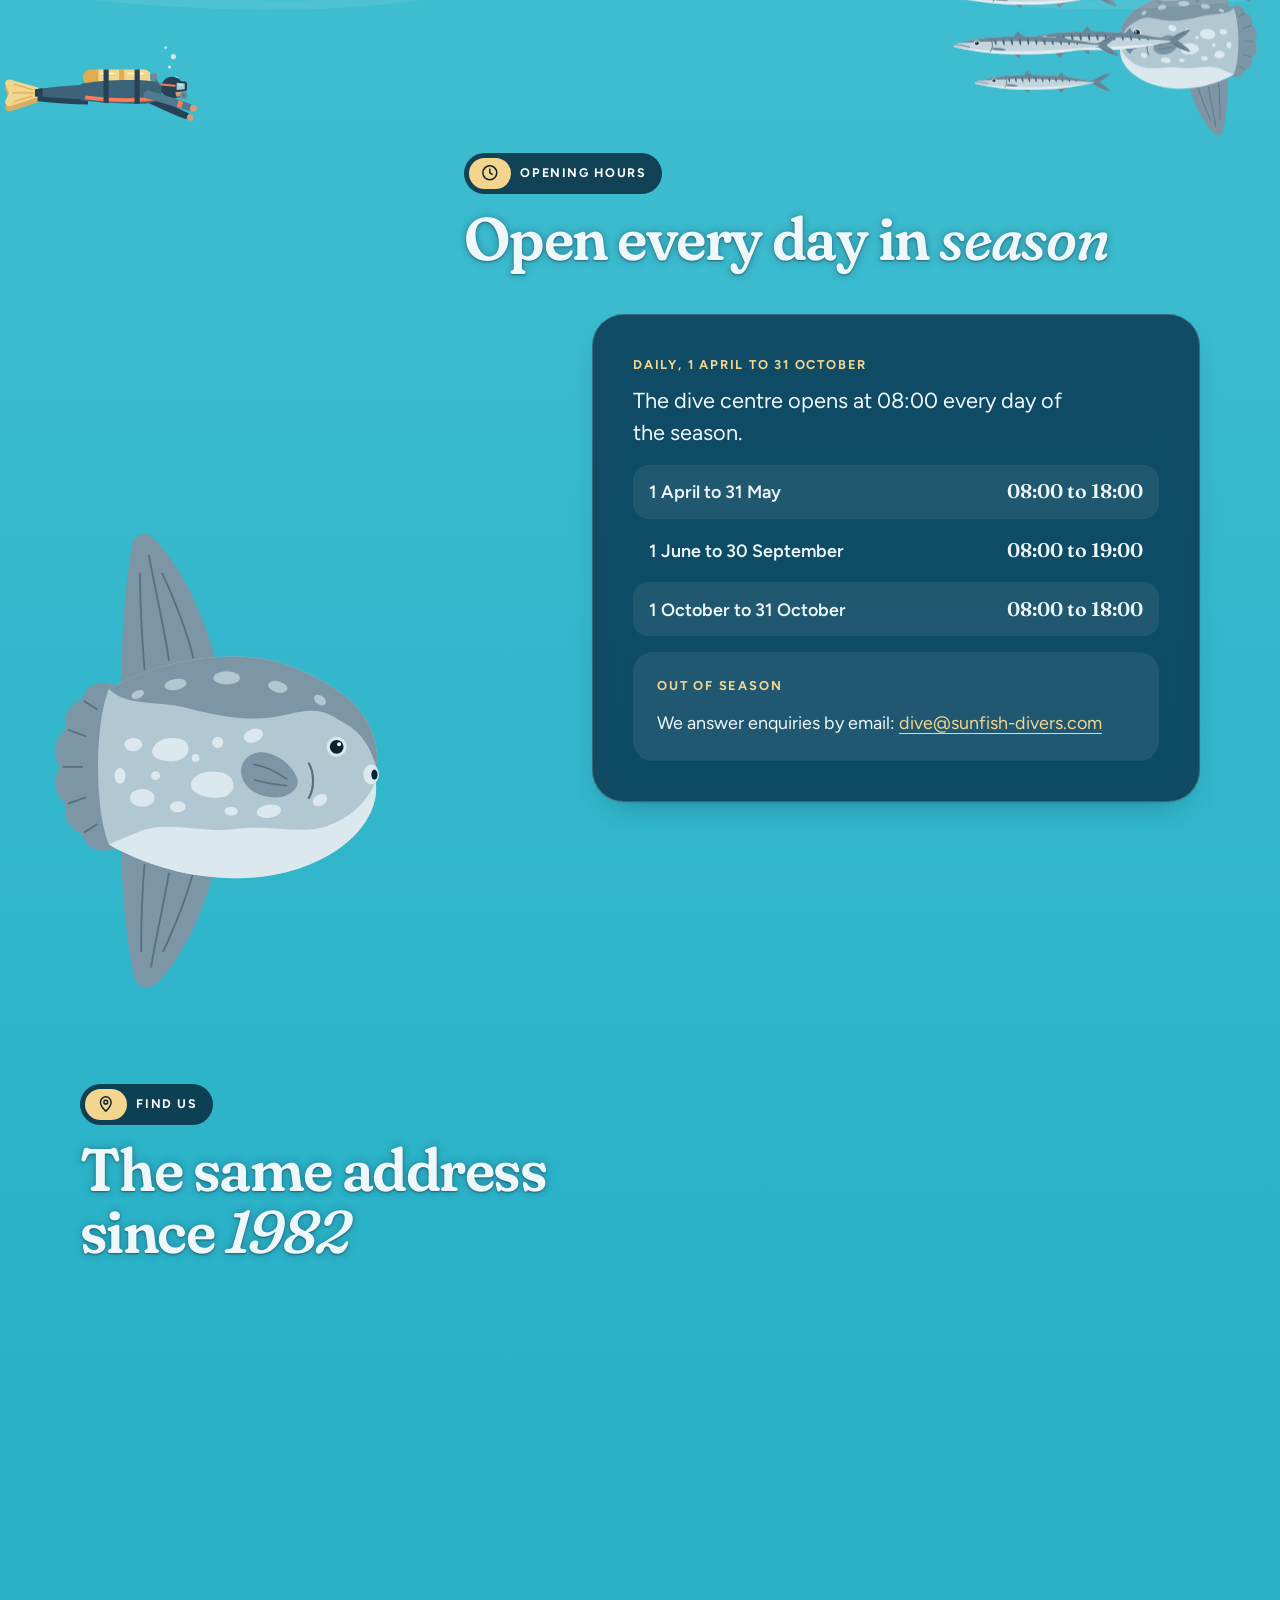
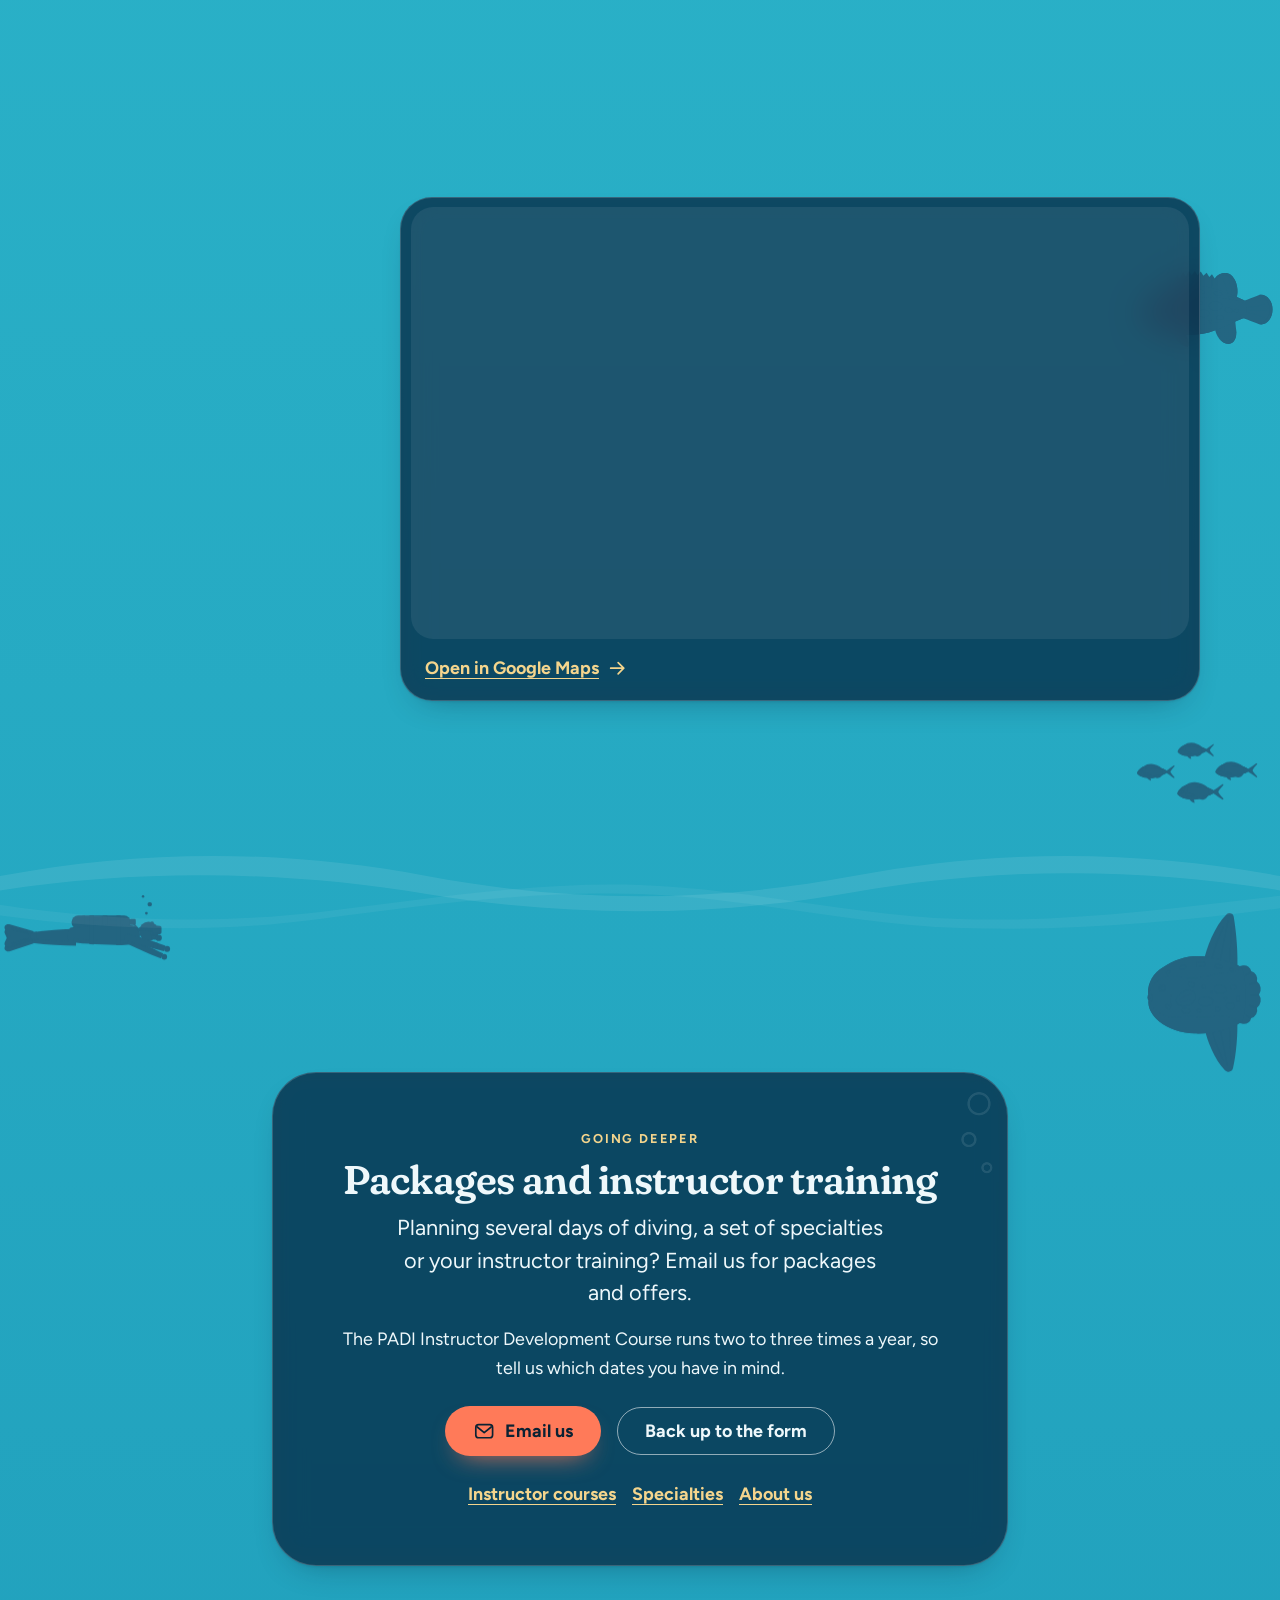
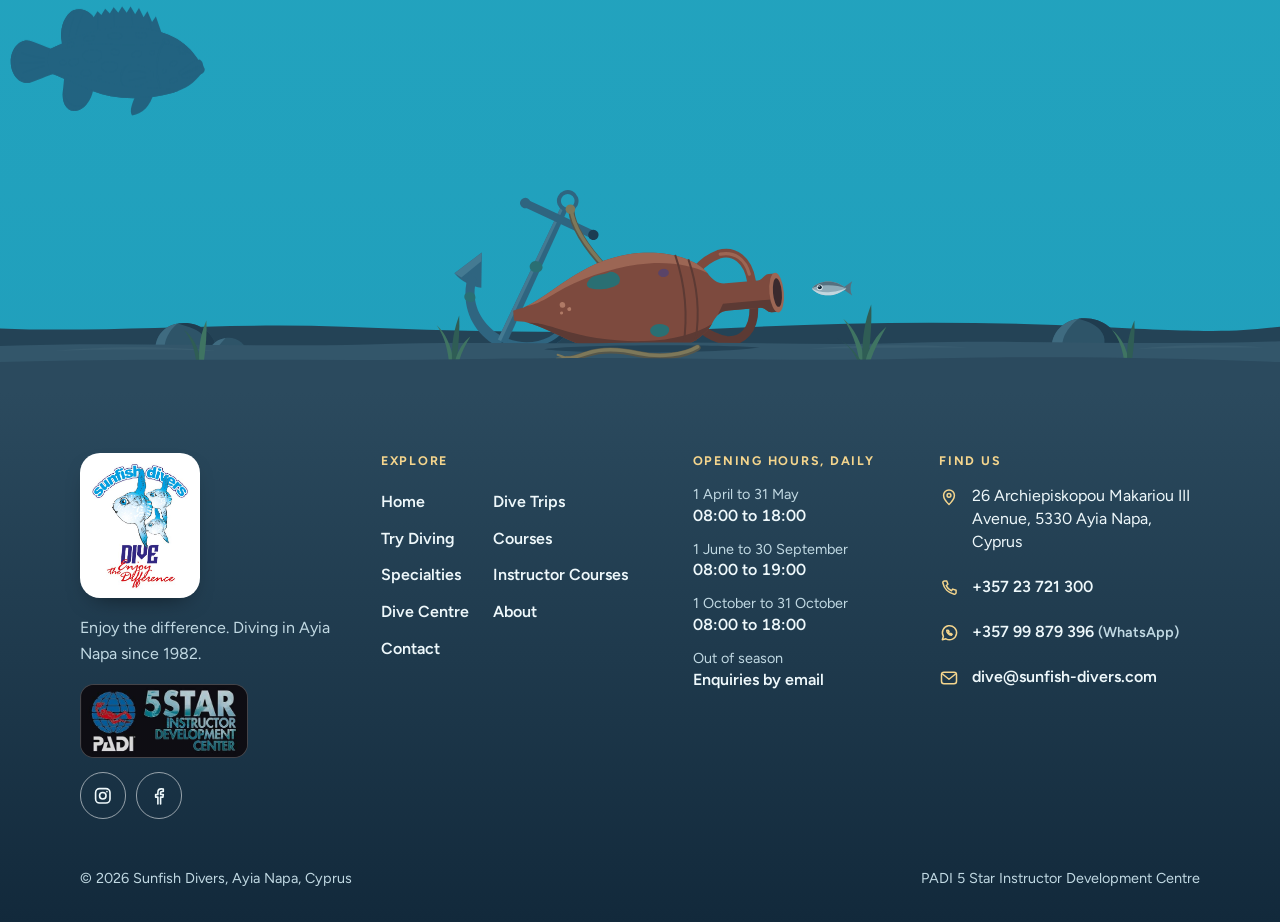
<file: contact.html>
<!doctype html>
<html lang="en" class="no-js">
<head>
  <meta charset="utf-8">
  <meta name="viewport" content="width=device-width, initial-scale=1, viewport-fit=cover">
  <title>Contact and bookings | Sunfish Divers, Ayia Napa</title>
  <meta name="description" content="Book a dive or ask a question: send an enquiry, call, WhatsApp or email Sunfish Divers, check our opening hours and find the dive centre on Makariou III Avenue in Ayia Napa.">
  <meta name="theme-color" content="#7fdbe6">
  <!-- TODO: remove at launch (keeps the temporary test site out of search engines) -->
  <meta name="robots" content="noindex, nofollow">

  <meta property="og:type" content="website">
  <meta property="og:site_name" content="Sunfish Divers">
  <meta property="og:locale" content="en_GB">
  <meta property="og:title" content="Contact and bookings | Sunfish Divers, Ayia Napa">
  <meta property="og:description" content="Book a dive or ask a question: send an enquiry, call, WhatsApp or email Sunfish Divers, check our opening hours and find the dive centre on Makariou III Avenue in Ayia Napa.">
  <!-- TODO: owner to confirm the final page URLs. og:url and og:image must be full addresses on the final domain -->
  <meta property="og:url" content="https://sunfish-divers.com/contact.html">
  <meta property="og:image" content="https://sunfish-divers.com/assets/img/og-sunfish-divers.jpg">
  <meta name="twitter:card" content="summary_large_image">

  <link rel="icon" href="assets/svg/favicon.svg" type="image/svg+xml">

  <script>
    /* no-js -> js, plus a failsafe: if js/ocean.js has not started after 3 s,
       show all content (.reveal-all) and use the plain in-flow header (.no-engine). */
    (function (d, w) {
      var h = d.documentElement;
      h.classList.remove('no-js');
      h.classList.add('js');
      setTimeout(function () {
        if (w.__sunfishReady) return;
        h.classList.add('reveal-all', 'no-engine');
        var n = 0, t = setInterval(function () {
          if (w.__sunfishReady || ++n > 120) {
            clearInterval(t);
            if (w.__sunfishReady) h.classList.remove('no-engine');
          }
        }, 500);
      }, 3000);
    })(document, window);
  </script>

  <link rel="preconnect" href="https://fonts.googleapis.com">
  <link rel="preconnect" href="https://fonts.gstatic.com" crossorigin>
  <link rel="stylesheet" href="https://fonts.googleapis.com/css2?family=Figtree:ital,wght@0,400..800;1,400..800&amp;family=Fraunces:ital,opsz,wght,SOFT@0,9..144,400..700,0..100;1,9..144,400..700,0..100&amp;display=swap">
  <link rel="stylesheet" href="css/styles.css">
</head>
<body data-page="contact">
  <div class="ocean" id="ocean" aria-hidden="true"></div>
  <a class="skip-link" href="#main">Skip to content</a>

  <!-- ===== HEADER (identical on every page; only aria-current moves) ===== -->
  <header class="site-header" data-header>
    <div class="site-header__inner">
      <!-- Logo: the sunfish emblem of the real logo (assets/img/logo-sunfish-divers-emblem.jpg) beside the text wordmark -->
      <a class="logo" href="index.html" aria-label="Sunfish Divers, home">
        <span class="logo__tile"><img class="logo__mark" src="assets/img/logo-sunfish-divers-emblem.jpg" alt="" width="244" height="200" fetchpriority="high"></span>
        <span class="logo__text">Sunfish <em>Divers</em></span>
      </a>

      <button class="menu-toggle" type="button" data-menu-toggle aria-expanded="false" aria-controls="site-nav">
        <span class="menu-toggle__label">Menu</span>
        <span class="menu-toggle__icon" aria-hidden="true"><span></span><span></span><span></span></span>
      </button>

      <nav class="site-nav" id="site-nav" aria-label="Main">
        <div class="site-nav__inner">
          <ul class="site-nav__list">
            <li><a href="index.html">Home</a></li>
            <li><a href="dive-trips.html">Dive Trips</a></li>
            <li><a href="try-diving.html">Try Diving</a></li>
            <li><a href="courses.html">Courses</a></li>
            <li><a href="specialties.html">Specialties</a></li>
            <li><a href="instructor-courses.html">Instructor Courses</a></li>
            <li><a href="dive-centre.html">Dive Centre</a></li>
            <li><a href="about.html">About</a></li>
            <li><a href="contact.html" aria-current="page">Contact</a></li>
          </ul>
          <div class="site-nav__extra">
            <a class="btn btn--primary btn--lg" href="contact.html">Book a dive</a>
            <p class="site-nav__contact">
              <a href="tel:+35723721300"><svg class="icon" viewBox="0 0 24 24" aria-hidden="true" focusable="false"><path d="M6.6 3.5h2.7l1.4 4-2 1.6a12 12 0 0 0 6.2 6.2l1.6-2 4 1.4v2.7a2 2 0 0 1-2.2 2A17.5 17.5 0 0 1 4.6 5.7a2 2 0 0 1 2-2.2z"/></svg>+357 23 721 300</a>
              <a href="mailto:dive@sunfish-divers.com"><svg class="icon" viewBox="0 0 24 24" aria-hidden="true" focusable="false"><rect x="3" y="5" width="18" height="14" rx="3"/><path d="m4.5 7.5 7.5 6 7.5-6"/></svg>dive@sunfish-divers.com</a>
            </p>
          </div>
        </div>
      </nav>

      <a class="btn btn--primary btn--sm site-header__cta" href="contact.html">Book a dive</a>
    </div>
  </header>
  <!-- ===== /HEADER ===== -->

  <main id="main">

    <!-- Surface: page hero -->
    <div class="page-hero">
      <div class="wrap split split--wide-left">
        <div>
          <div data-tone-auto>
            <p class="depth-mark"><span class="depth-mark__m">0 m</span> Contact</p>
            <h1 class="page-hero__title">Let's get you in the <em>water</em></h1>
          </div>
          <div class="panel page-hero__intro reveal">
            <p class="lead">Every dive with us starts with a message. Tell us what you have in mind and when you will be in Ayia Napa, and we will take it from there.</p>
            <p>The enquiry form is just below. Keep descending for our phone, WhatsApp and email, the opening hours and a map to the dive centre.</p>
            <div class="cluster">
              <a class="btn btn--primary" href="#enquiry">Send an enquiry <svg class="icon" viewBox="0 0 24 24" aria-hidden="true" focusable="false"><path d="M12 5v14M6 13l6 6 6-6"/></svg></a>
              <a class="btn btn--ghost" href="tel:+35723721300"><svg class="icon" viewBox="0 0 24 24" aria-hidden="true" focusable="false"><path d="M6.6 3.5h2.7l1.4 4-2 1.6a12 12 0 0 0 6.2 6.2l1.6-2 4 1.4v2.7a2 2 0 0 1-2.2 2A17.5 17.5 0 0 1 4.6 5.7a2 2 0 0 1 2-2.2z"/></svg> +357 23 721 300</a>
            </div>
          </div>
        </div>
        <figure class="photo photo--portrait photo--arch photo--lift split__drop reveal" data-file="assets/img/dive-centre-shop-front.jpg" style="--reveal-delay: 150ms">
          <img src="assets/img/dive-centre-shop-front.jpg" alt="The Sunfish Divers shop front: the Sunfish Divers sign above windows decorated with underwater scenes" loading="eager" fetchpriority="high" width="720" height="900">
          <figcaption>The dive centre, Ayia Napa</figcaption>
        </figure>
      </div>
    </div>

    <div class="wave-divider" aria-hidden="true">
      <svg viewBox="0 0 1440 100" preserveAspectRatio="none" focusable="false">
        <path fill="currentColor" opacity=".2" d="M0 38c160-30 320-30 480 0s320 30 480 0 320-30 480 0v16c-160-26-320-26-480 2s-320 28-480 2-320-28-480-4z"/>
        <path fill="currentColor" opacity=".11" d="M0 70c120 18 240 22 360 8s240-34 360-30 240 34 360 38 240-12 360-26v14c-120 16-240 26-360 22s-240-34-360-38-240 12-360 28S120 98 0 82z"/>
      </svg>
    </div>

    <!-- Enquiry form: the destination of every "Book a dive" button -->
    <section class="section" id="enquiry" aria-labelledby="enquiry-title">
      <div class="wrap">
        <div class="section-head section-head--right reveal" data-tone-auto>
          <p class="depth-mark"><span class="depth-mark__m"><svg class="icon" viewBox="0 0 24 24" aria-hidden="true" focusable="false"><path d="M4 6.5A2.5 2.5 0 0 1 6.5 4h7A2.5 2.5 0 0 1 16 6.5v4a2.5 2.5 0 0 1-2.5 2.5H9l-3.5 3v-3.2A2.5 2.5 0 0 1 4 10.5z"/><path d="M16 9h1.5a2.5 2.5 0 0 1 2.5 2.5v3a2.5 2.5 0 0 1-1.5 2.3V20l-3.2-3H12"/></svg></span> Enquiry form</p>
          <h2 class="display" id="enquiry-title">Book a dive or ask a <em>question</em></h2>
        </div>

        <div class="panel panel--right reveal" style="--panel-max: 46rem">
          <p class="eyebrow">Send an enquiry</p>
          <p class="lead">A few details are all we need to point you towards the right dive, course or piece of kit.</p>
          <!-- FORM HANDLER: front-end demo only. Point this form at a real handler (action + method) here. The submit button is disabled in the markup and js/ocean.js enables it, so that without the script the form cannot submit itself (a native GET would put the visitor's details in the address bar); remove the disabled attribute once a real action and method are set. -->
          <form class="form" data-demo-form novalidate>
            <div class="field">
              <label for="enq-name">Name <span class="field__req">(required)</span></label>
              <input id="enq-name" name="name" type="text" autocomplete="name" autocapitalize="words" enterkeyhint="next" required aria-describedby="enq-name-error">
              <p class="field-error" id="enq-name-error" hidden></p>
            </div>
            <div class="field">
              <label for="enq-email">Email <span class="field__req">(required)</span></label>
              <input id="enq-email" name="email" type="email" inputmode="email" autocomplete="email" autocapitalize="off" spellcheck="false" enterkeyhint="next" required aria-describedby="enq-email-error">
              <p class="field-error" id="enq-email-error" hidden></p>
            </div>
            <div class="field">
              <label for="enq-interest">I am interested in</label>
              <select id="enq-interest" name="interest" autocomplete="off" aria-describedby="enq-interest-error">
                <option value="">Please choose</option>
                <option>Dive trips</option>
                <option>Try diving</option>
                <option>Courses</option>
                <option>Specialties</option>
                <option>Instructor courses</option>
                <option>Dive centre and equipment</option>
                <option>Dive packages</option>
                <option>Something else</option>
              </select>
              <p class="field-error" id="enq-interest-error" hidden></p>
            </div>
            <div class="field">
              <label for="enq-dates">Preferred dates</label>
              <input id="enq-dates" name="dates" type="text" autocomplete="off" enterkeyhint="next" aria-describedby="enq-dates-hint enq-dates-error">
              <p class="field__hint" id="enq-dates-hint">For example 12 to 16 June</p>
              <p class="field-error" id="enq-dates-error" hidden></p>
            </div>
            <div class="field field--full">
              <label for="enq-level">Certification level</label>
              <input id="enq-level" name="certification" type="text" autocomplete="off" enterkeyhint="next" aria-describedby="enq-level-hint enq-level-error">
              <p class="field__hint" id="enq-level-hint">For example "Open Water Diver", or "not certified yet". The wreck trips need a 30&nbsp;m certification.</p>
              <p class="field-error" id="enq-level-error" hidden></p>
            </div>
            <div class="field field--full">
              <label for="enq-message">Message <span class="field__req">(required)</span></label>
              <textarea id="enq-message" name="message" rows="5" autocomplete="off" enterkeyhint="enter" required aria-describedby="enq-message-error"></textarea>
              <p class="field-error" id="enq-message-error" hidden></p>
            </div>
            <div class="form__actions">
              <button class="btn btn--primary" type="submit" disabled>Send enquiry</button>
              <p class="form__note">This is a demo form: nothing is sent yet. To reach us today, please phone, WhatsApp or email.</p>
            </div>
          </form>
          <div class="form-success" data-form-success role="status" tabindex="-1" hidden>
            <h3 class="form-success__title">Thank you, that all looks right</h3>
            <p>This is a demo form, so nothing has been sent yet. To book a dive or ask a question today, please call <a href="tel:+35723721300">+357 23 721 300</a> or email <a href="mailto:dive@sunfish-divers.com">dive@sunfish-divers.com</a>.</p>
          </div>
        </div>
      </div>
    </section>

    <!-- Direct lines: phone, WhatsApp, email, social -->
    <section class="section" aria-labelledby="direct-title" data-bar-hide>
      <div class="wrap">
        <div class="section-head reveal" data-tone-auto>
          <p class="depth-mark"><span class="depth-mark__m"><svg class="icon" viewBox="0 0 24 24" aria-hidden="true" focusable="false"><path d="M6.6 3.5h2.7l1.4 4-2 1.6a12 12 0 0 0 6.2 6.2l1.6-2 4 1.4v2.7a2 2 0 0 1-2.2 2A17.5 17.5 0 0 1 4.6 5.7a2 2 0 0 1 2-2.2z"/></svg></span> Direct lines</p>
          <h2 class="display" id="direct-title">Or simply <em>talk</em> to us</h2>
        </div>

        <div class="split">
          <div class="panel reveal">
            <p class="lead">Rather speak to a person? Call, message or email the dive centre and we will help you plan your diving.</p>
            <ul class="contact-list">
              <li>
                <span class="icon-badge icon-badge--sm"><svg class="icon" viewBox="0 0 24 24" aria-hidden="true" focusable="false"><path d="M6.6 3.5h2.7l1.4 4-2 1.6a12 12 0 0 0 6.2 6.2l1.6-2 4 1.4v2.7a2 2 0 0 1-2.2 2A17.5 17.5 0 0 1 4.6 5.7a2 2 0 0 1 2-2.2z"/></svg></span>
                <span><span class="contact-list__label">Phone</span><a class="contact-list__value" href="tel:+35723721300">+357 23 721 300</a></span>
              </li>
              <li>
                <span class="icon-badge icon-badge--sm"><svg class="icon" viewBox="0 0 24 24" aria-hidden="true" focusable="false"><path d="M4 20l1.3-4A8.5 8.5 0 1 1 8.3 19z"/><path d="M9.3 8.7c-.3 2.7 2.5 5.7 5.5 6l1-1.2-1.6-1.1-.9.6c-.8-.4-1.5-1.1-1.9-1.9l.6-.9-1.1-1.6z"/></svg></span>
                <!-- TODO: owner to confirm number -->
                <span><span class="contact-list__label">WhatsApp</span><a class="contact-list__value" href="https://wa.me/35799879396" target="_blank" rel="noopener">+357 99 879 396</a></span>
              </li>
              <li>
                <span class="icon-badge icon-badge--sm"><svg class="icon" viewBox="0 0 24 24" aria-hidden="true" focusable="false"><rect x="3" y="5" width="18" height="14" rx="3"/><path d="m4.5 7.5 7.5 6 7.5-6"/></svg></span>
                <span><span class="contact-list__label">Email</span><a class="contact-list__value" href="mailto:dive@sunfish-divers.com">dive@sunfish-divers.com</a></span>
              </li>
              <li>
                <span class="icon-badge icon-badge--sm"><svg class="icon" viewBox="0 0 24 24" aria-hidden="true" focusable="false"><rect x="4" y="4" width="16" height="16" rx="4.5"/><circle cx="12" cy="12" r="3.6"/><path d="M16.6 7.4h.01"/></svg></span>
                <span><span class="contact-list__label">Instagram</span><a class="contact-list__value" href="https://www.instagram.com/sunfishdivers/" target="_blank" rel="noopener">instagram.com/<wbr>sunfishdivers</a></span>
              </li>
              <li>
                <span class="icon-badge icon-badge--sm"><svg class="icon" viewBox="0 0 24 24" aria-hidden="true" focusable="false"><path d="M14 21v-7.5h2.6l.4-3H14V8.8c0-1 .5-1.6 1.8-1.6H17V4.5c-.6-.1-1.4-.2-2.3-.2-2.3 0-3.7 1.4-3.7 3.9v2.3H8.5v3H11V21"/></svg></span>
                <span><span class="contact-list__label">Facebook</span><a class="contact-list__value" href="https://www.facebook.com/sunfishdivers/" target="_blank" rel="noopener">facebook.com/<wbr>sunfishdivers</a></span>
              </li>
            </ul>
            <p class="note">Our instructors are multilingual, so do tell us which language suits you best.</p>
          </div>
          <figure class="photo photo--square photo--print photo--tilt-r split__drop reveal" data-file="assets/img/turtle-on-seagrass.jpg" style="--reveal-delay: 120ms">
            <img src="assets/img/turtle-on-seagrass.jpg" alt="A sea turtle resting on a seabed of sand and seagrass" loading="lazy" decoding="async" width="700" height="875">
            <figcaption>A turtle on the seagrass</figcaption>
          </figure>
        </div>
      </div>
    </section>

    <div class="wave-divider wave-divider--flip" aria-hidden="true">
      <svg viewBox="0 0 1440 100" preserveAspectRatio="none" focusable="false">
        <path fill="currentColor" opacity=".14" d="M0 38c160-30 320-30 480 0s320 30 480 0 320-30 480 0v16c-160-26-320-26-480 2s-320 28-480 2-320-28-480-4z"/>
        <path fill="currentColor" opacity=".08" d="M0 70c120 18 240 22 360 8s240-34 360-30 240 34 360 38 240-12 360-26v14c-120 16-240 26-360 22s-240-34-360-38-240 12-360 28S120 98 0 82z"/>
      </svg>
    </div>

    <!-- Opening hours -->
    <section class="section" aria-labelledby="hours-title">
      <div class="wrap">
        <div class="section-head section-head--right reveal" data-tone-auto>
          <p class="depth-mark"><span class="depth-mark__m"><svg class="icon" viewBox="0 0 24 24" aria-hidden="true" focusable="false"><circle cx="12" cy="12" r="8.5"/><path d="M12 7.5V12l3 2"/></svg></span> Opening hours</p>
          <h2 class="display" id="hours-title">Open every day in <em>season</em></h2>
        </div>

        <div class="panel panel--right reveal">
          <p class="eyebrow">Daily, 1 April to 31 October</p>
          <p class="lead">The dive centre opens at 08:00 every day of the season.</p>
          <ul class="hours">
            <li><span class="hours__season">1 April to 31 May</span><span class="hours__time">08:00 to 18:00</span></li>
            <li><span class="hours__season">1 June to 30 September</span><span class="hours__time">08:00 to 19:00</span></li>
            <li><span class="hours__season">1 October to 31 October</span><span class="hours__time">08:00 to 18:00</span></li>
          </ul>
          <div class="subpanel">
            <p class="eyebrow">Out of season</p>
            <p>We answer enquiries by email: <a href="mailto:dive@sunfish-divers.com">dive@sunfish-divers.com</a></p>
          </div>
        </div>
      </div>
    </section>

    <!-- Find us: address and map -->
    <section class="section" aria-labelledby="find-title">
      <div class="wrap">
        <div class="section-head reveal" data-tone-auto>
          <p class="depth-mark"><span class="depth-mark__m"><svg class="icon" viewBox="0 0 24 24" aria-hidden="true" focusable="false"><path d="M12 21s-6.5-6-6.5-11a6.5 6.5 0 0 1 13 0c0 5-6.5 11-6.5 11z"/><circle cx="12" cy="10" r="2.3"/></svg></span> Find us</p>
          <h2 class="display" id="find-title">The same address since <em>1982</em></h2>
        </div>

        <!-- each panel sits in a plain block so the left / right panel widths apply inside the stack -->
        <div class="stack stack--lg">
          <div>
          <div class="panel panel--left reveal">
            <p class="eyebrow">Address</p>
            <p class="lead">26 Archiepiskopou Makariou III Avenue, 5330 Ayia Napa, Cyprus</p>
            <p>Sunfish Divers was founded in Ayia Napa in 1982 and is still at the same location. Call in to:</p>
            <ul class="checklist">
              <li>plan and book your dives</li>
              <li>hire snorkelling and scuba equipment by the day</li>
              <li>have your cylinders filled, up to 300 bar</li>
            </ul>
            <a class="text-link" href="dive-centre.html">Everything the dive centre offers <svg class="icon" viewBox="0 0 24 24" aria-hidden="true" focusable="false"><path d="M5 12h14M13 6l6 6-6 6"/></svg></a>
          </div>
          </div>

          <!-- TODO: owner to confirm the map marker position (currently 34.985407 N, 34.000226 E, the OpenStreetMap entry for Sunfish Divers) -->
          <div>
          <div class="panel map panel--right panel--wide reveal">
            <div class="map__frame">
              <iframe title="Map showing Sunfish Divers on Makariou III Avenue in Ayia Napa" src="https://www.openstreetmap.org/export/embed.html?bbox=33.996226%2C34.982907%2C34.004226%2C34.987907&amp;layer=mapnik&amp;marker=34.985407%2C34.000226" loading="lazy"></iframe>
            </div>
            <p class="map__link"><a class="text-link" href="https://www.google.com/maps/search/?api=1&amp;query=Sunfish+Divers%2C+26+Archiepiskopou+Makariou+III+Avenue%2C+5330+Ayia+Napa%2C+Cyprus" target="_blank" rel="noopener">Open in Google Maps <svg class="icon" viewBox="0 0 24 24" aria-hidden="true" focusable="false"><path d="M5 12h14M13 6l6 6-6 6"/></svg></a></p>
          </div>
          </div>
        </div>
      </div>
    </section>

    <div class="wave-divider" aria-hidden="true">
      <svg viewBox="0 0 1440 100" preserveAspectRatio="none" focusable="false">
        <path fill="currentColor" opacity=".09" d="M0 38c160-30 320-30 480 0s320 30 480 0 320-30 480 0v16c-160-26-320-26-480 2s-320 28-480 2-320-28-480-4z"/>
        <path fill="currentColor" opacity=".05" d="M0 70c120 18 240 22 360 8s240-34 360-30 240 34 360 38 240-12 360-26v14c-120 16-240 26-360 22s-240-34-360-38-240 12-360 28S120 98 0 82z"/>
      </svg>
    </div>

    <!-- Deepest: packages and instructor training -->
    <section class="section" aria-labelledby="packages-title">
      <div class="wrap">
        <div class="panel cta-card reveal" data-bar-hide>
          <p class="eyebrow">Going deeper</p>
          <h2 class="cta-card__title" id="packages-title">Packages and instructor training</h2>
          <p class="lead">Planning several days of diving, a set of specialties or your instructor training? Email us for packages and offers.</p>
          <p>The PADI Instructor Development Course runs two to three times a year, so tell us which dates you have in mind.</p>
          <div class="cluster">
            <a class="btn btn--primary" href="mailto:dive@sunfish-divers.com"><svg class="icon" viewBox="0 0 24 24" aria-hidden="true" focusable="false"><rect x="3" y="5" width="18" height="14" rx="3"/><path d="m4.5 7.5 7.5 6 7.5-6"/></svg> Email us</a>
            <a class="btn btn--ghost" href="#enquiry">Back up to the form</a>
          </div>
          <div class="cluster">
            <a class="text-link" href="instructor-courses.html">Instructor courses</a>
            <a class="text-link" href="specialties.html">Specialties</a>
            <a class="text-link" href="about.html">About us</a>
          </div>
        </div>
      </div>
    </section>

    <!-- Seabed vignette: inline SVG, filled by the embed tool. Do not edit between the markers. -->
    <div class="seabed" aria-hidden="true"><!-- SEABED:BEGIN seabed-contact -->
<svg xmlns="http://www.w3.org/2000/svg" viewBox="0 0 1600 360" preserveAspectRatio="xMidYMax slice" aria-hidden="true" focusable="false"><defs><g id="seabed-contact-fish"><path fill="#56707f" d="M-14 0L-28 -10C-25 -4 -25 4 -28 10Z"/><path fill="#8fabb8" d="M28 0C20 -10 4 -12 -8 -7C-13 -5 -17 -2 -20 0C-17 2 -13 5 -8 7C4 12 20 10 28 0Z"/><path fill="#56707f" d="M28 0C20 -10 4 -12 -8 -7C-13 -5 -17 -2 -20 0C-10 -4 2 -5 12 -4S24 -2 28 0Z"/><path fill="#c3d6de" d="M-20 0C-17 2 -13 5 -8 7C4 12 20 10 28 0C22 4 12 6 2 5S-14 2 -20 0Z"/><circle cx="17" cy="-1.5" r="4" fill="#dbe9ee"/><circle cx="17" cy="-1.5" r="2.8" fill="#0b2233"/><circle cx="18" cy="-2.5" r=".8" fill="#fff"/></g></defs><path fill="#244356" d="M0 278C130 284 280 270 430 276S740 286 900 278S1210 268 1370 276S1540 282 1600 276V360H0Z"/><path fill="#2e5468" d="M196 314C190 296 200 276 222 272C246 268 266 282 270 300L270 314Z"/><path fill="#3f6b80" d="M196 314C190 296 200 276 222 272C214 278 208 288 206 298S200 310 196 314Z"/><path fill="#1f3c4f" d="M222 272C246 268 266 282 270 300L270 314L240 314C254 308 258 296 254 288S236 276 222 272Z"/><path fill="#2e5468" d="M262 314C260 302 268 292 282 290C296 288 308 298 310 310L310 314Z"/><path fill="#3f6b80" d="M262 314C260 302 268 292 282 290C276 296 270 304 262 314Z"/><path fill="#2e5468" d="M1316 314C1310 292 1322 270 1348 266C1374 262 1396 278 1400 298L1400 314Z"/><path fill="#3f6b80" d="M1316 314C1310 292 1322 270 1348 266C1338 274 1330 284 1328 296S1322 310 1316 314Z"/><path fill="#1f3c4f" d="M1348 266C1374 262 1396 278 1400 298L1400 314L1366 314C1380 306 1384 294 1378 284S1362 270 1348 266Z"/><g transform="translate(626 298) rotate(25)"><path fill="#2f6580" d="M-90 -56L-70 -94L-52 -54C-62 -50 -78 -50 -90 -56ZM90 -56L70 -94L52 -54C62 -50 78 -50 90 -56Z"/><path fill="#2f6580" d="M-74 -66C-70 -22 -36 4 0 4C36 4 70 -22 74 -66L62 -62C58 -30 30 -10 0 -10C-30 -10 -58 -30 -62 -62Z"/><path fill="#1c3d52" d="M0 4C36 4 70 -22 74 -66L68 -64C64 -26 34 -2 0 -3Z"/><path fill="#447a92" d="M-90 -56L-70 -94L-66 -84L-80 -55Z"/><path fill="#2f6580" d="M-6 -4L-4.5 -186L4.5 -186L6 -4Z"/><path fill="#447a92" d="M-6 -4L-4.5 -186L-1 -186L-1.5 -4Z"/><path fill="#2f6580" d="M-44 -178L44 -178C49 -178 49 -168 44 -168L-44 -168C-49 -168 -49 -178 -44 -178Z"/><circle cx="-47" cy="-173" r="6.5" fill="#2f6580"/><circle cx="47" cy="-173" r="6.5" fill="#1c3d52"/><circle cx="0" cy="-198" r="11" fill="none" stroke="#2f6580" stroke-width="5"/><path fill="#2a6f73" d="M-8 -110C-4 -116 6 -114 7 -108C8 -102 0 -98 -5 -100C-9 -102 -10 -106 -8 -110ZM-66 -40C-62 -46 -54 -44 -53 -38C-52 -32 -60 -30 -64 -32C-67 -34 -68 -37 -66 -40Z"/></g><g fill="none" stroke-linecap="round"><path stroke="#57574a" stroke-width="7.5" d="M714 130C716 152 732 176 758 204"/><path stroke="#7d785a" stroke-width="4.5" d="M714 129C716 151 732 175 758 203"/></g><circle cx="713" cy="129" r="6" fill="#7d785a"/><g transform="translate(642 262) rotate(-5)"><path fill="none" stroke="#5c3a34" stroke-width="11" stroke-linecap="round" d="M300 17C298 44 282 58 262 54C248 50 240 44 234 38"/><path fill="none" stroke="#7d4a3e" stroke-width="11" stroke-linecap="round" d="M300 -17C298 -44 282 -58 262 -54C248 -50 240 -44 234 -38"/><path fill="none" stroke="#9c6654" stroke-width="4" stroke-linecap="round" d="M298 -26C295 -45 282 -56 264 -54"/><path fill="#7d4a3e" d="M0 -6C6 -8 12 -8 16 -10C50 -22 90 -60 150 -64C196 -66 232 -52 246 -32C252 -22 258 -17 268 -17L308 -17C314 -17 316 -24 322 -24L330 -24L330 24L322 24C316 24 314 17 308 17L268 17C258 17 252 22 246 32C232 52 196 66 150 64C90 60 50 22 16 10C12 8 6 8 0 6Z"/><path fill="#9c6654" d="M16 -10C50 -22 90 -60 150 -64C196 -66 232 -52 246 -32C226 -44 196 -52 160 -50S84 -38 56 -24S26 -12 16 -10Z"/><path fill="#5c3a34" d="M16 10C50 22 90 60 150 64C196 66 232 52 246 32C226 42 196 48 160 46S84 34 56 22S26 12 16 10Z"/><path fill="#5c3a34" d="M254 22C258 18 262 17 268 17L308 17C314 17 316 24 322 24L330 24L330 8L262 8Z"/><path fill="none" stroke="#5c3a34" stroke-width="2.5" stroke-linecap="round" d="M224 -50C232 -18 232 18 224 50M208 -57C217 -20 217 20 208 57"/><ellipse cx="330" cy="0" rx="9" ry="25" fill="#9c6654"/><ellipse cx="331" cy="0" rx="5.5" ry="18" fill="#3a2a2e"/><path fill="#2a6f73" d="M96 -34C102 -44 116 -40 124 -44C134 -44 140 -34 134 -28C124 -22 106 -22 98 -26C94 -28 94 -32 96 -34ZM170 30C176 24 188 26 192 32C194 40 184 44 176 42C170 40 166 34 170 30Z"/><path fill="#5a4468" d="M186 -40C190 -44 198 -42 198 -37C198 -32 191 -30 187 -33C184 -35 184 -38 186 -40Z"/><circle cx="62" cy="-8" r="3.5" fill="#b07a66"/><circle cx="70" cy="-2" r="2.5" fill="#b07a66"/><circle cx="60" cy="2" r="2" fill="#b07a66"/></g><path fill="#33566a" d="M0 300C150 294 300 302 460 298C580 294 680 298 780 296C900 294 1020 300 1140 296C1280 292 1440 300 1600 294V360H0Z"/><path fill="#3a5d70" d="M70 306C130 300 210 300 270 306C210 304 130 304 70 306ZM1010 304C1070 298 1150 298 1210 302C1150 302 1070 302 1010 304ZM1420 304C1470 298 1530 298 1580 302C1530 302 1470 302 1420 304Z"/><path fill="#244356" d="M680 304C730 298 890 298 950 302C890 310 730 310 680 304Z"/><g fill="none" stroke-linecap="round" stroke-linejoin="round"><path stroke="#57574a" stroke-width="7.5" d="M872 302C856 312 826 316 798 310C772 304 752 304 734 310C724 313 716 317 708 316"/><path stroke="#7d785a" stroke-width="4.5" d="M872 301C856 311 826 315 798 309C772 303 752 303 734 309C724 312 716 316 708 315"/><path stroke="#7d785a" stroke-width="2.5" d="M708 315L697 311M708 315L696 316M708 315L699 321"/></g><g transform="translate(1080 318)" fill="#3f7462"><path class="sf-sway" style="transform-origin:0 0;--sf-delay:-1.4s" d="M-6 0C-9 -20 -16 -38 -26 -52C-12 -40 -3 -22 1 0Z"/><path class="sf-sway" style="transform-origin:0 0;--sf-delay:-.3s" fill="#2f5d55" d="M-2 0C-3 -26 1 -50 9 -70C10 -48 8 -24 5 0Z"/><path class="sf-sway" style="transform-origin:0 0;--sf-delay:-2.6s" d="M2 0C7 -18 16 -32 28 -42C20 -28 13 -14 8 0Z"/><path class="sf-sway" style="transform-origin:0 0;--sf-delay:-3.3s" fill="#2f5d55" d="M-8 0C-14 -12 -22 -22 -34 -28C-22 -22 -12 -12 -4 0Z"/></g><g transform="translate(566 318)" fill="#3f7462"><path class="sf-sway" style="transform-origin:0 0;--sf-delay:-2.2s" d="M-5 0C-7 -18 -12 -32 -20 -44C-9 -34 -2 -18 1 0Z"/><path class="sf-sway" style="transform-origin:0 0;--sf-delay:-.9s" fill="#2f5d55" d="M-1 0C-2 -22 2 -40 8 -56C9 -38 7 -18 5 0Z"/><path class="sf-sway" style="transform-origin:0 0;--sf-delay:-3s" d="M3 0C7 -14 14 -24 22 -30C16 -20 11 -10 8 0Z"/></g><g transform="translate(250 318)" fill="#3f7462"><path class="sf-sway" style="transform-origin:0 0;--sf-delay:-.5s" fill="#2f5d55" d="M-5 0C-7 -16 -12 -28 -20 -38C-9 -30 -2 -16 1 0Z"/><path class="sf-sway" style="transform-origin:0 0;--sf-delay:-1.9s" d="M-1 0C-2 -20 2 -36 8 -50C9 -34 7 -16 5 0Z"/></g><g transform="translate(1410 318)" fill="#3f7462"><path class="sf-sway" style="transform-origin:0 0;--sf-delay:-2.5s" d="M-5 0C-7 -16 -12 -28 -20 -38C-9 -30 -2 -16 1 0Z"/><path class="sf-sway" style="transform-origin:0 0;--sf-delay:-1.2s" fill="#2f5d55" d="M-1 0C-2 -20 2 -36 8 -50C9 -34 7 -16 5 0Z"/></g><g transform="translate(1040 228) scale(-.9 .9)"><use href="#seabed-contact-fish" class="sf-drift" style="--sf-dx:22px;--sf-dy:4px;--sf-dur:8s"/></g><path fill="#2b4a5e" d="M0 320C200 314 420 320 620 316S960 320 1140 316S1440 314 1600 320V360H0Z"/></svg>
<!-- SEABED:END --></div>
  </main>

  <!-- ===== FOOTER (identical on every page) ===== -->
  <footer class="site-footer">
    <div class="wrap">
      <div class="site-footer__grid">
        <div class="site-footer__brand">
          <!-- Logo: the real Sunfish Divers logo (assets/img/logo-sunfish-divers.jpg) -->
          <a class="logo logo--full" href="index.html" aria-label="Sunfish Divers, home">
            <img src="assets/img/logo-sunfish-divers.jpg" alt="" loading="lazy" decoding="async" width="395" height="500">
          </a>
          <p class="site-footer__tagline">Enjoy the difference. Diving in Ayia Napa since 1982.</p>
          <!-- PADI badge: the official badge image from the live site (assets/img/padi-5-star-idc-badge.jpg) -->
          <div class="site-footer__marks">
            <img class="padi-badge" src="assets/img/padi-5-star-idc-badge.jpg" alt="PADI 5 Star Instructor Development Centre" loading="lazy" decoding="async" width="488" height="211">
            <ul class="social">
              <li><a href="https://www.instagram.com/sunfishdivers/" target="_blank" rel="noopener" aria-label="Sunfish Divers on Instagram"><svg class="icon" viewBox="0 0 24 24" aria-hidden="true" focusable="false"><rect x="4" y="4" width="16" height="16" rx="4.5"/><circle cx="12" cy="12" r="3.6"/><path d="M16.6 7.4h.01"/></svg></a></li>
              <li><a href="https://www.facebook.com/sunfishdivers/" target="_blank" rel="noopener" aria-label="Sunfish Divers on Facebook"><svg class="icon" viewBox="0 0 24 24" aria-hidden="true" focusable="false"><path d="M14 21v-7.5h2.6l.4-3H14V8.8c0-1 .5-1.6 1.8-1.6H17V4.5c-.6-.1-1.4-.2-2.3-.2-2.3 0-3.7 1.4-3.7 3.9v2.3H8.5v3H11V21"/></svg></a></li>
            </ul>
          </div>
        </div>

        <nav aria-label="Footer">
          <h2 class="site-footer__title">Explore</h2>
          <ul class="site-footer__links">
            <li><a href="index.html">Home</a></li>
            <li><a href="dive-trips.html">Dive Trips</a></li>
            <li><a href="try-diving.html">Try Diving</a></li>
            <li><a href="courses.html">Courses</a></li>
            <li><a href="specialties.html">Specialties</a></li>
            <li><a href="instructor-courses.html">Instructor Courses</a></li>
            <li><a href="dive-centre.html">Dive Centre</a></li>
            <li><a href="about.html">About</a></li>
            <li><a href="contact.html">Contact</a></li>
          </ul>
        </nav>

        <div>
          <h2 class="site-footer__title">Opening hours, daily</h2>
          <ul class="site-footer__hours">
            <li><span>1 April to 31 May</span><span>08:00 to 18:00</span></li>
            <li><span>1 June to 30 September</span><span>08:00 to 19:00</span></li>
            <li><span>1 October to 31 October</span><span>08:00 to 18:00</span></li>
            <li><span>Out of season</span><span>Enquiries by email</span></li>
          </ul>
        </div>

        <div>
          <h2 class="site-footer__title">Find us</h2>
          <ul class="site-footer__contact">
            <li><svg class="icon" viewBox="0 0 24 24" aria-hidden="true" focusable="false"><path d="M12 21s-6.5-6-6.5-11a6.5 6.5 0 0 1 13 0c0 5-6.5 11-6.5 11z"/><circle cx="12" cy="10" r="2.3"/></svg><span>26 Archiepiskopou Makariou III Avenue, 5330 Ayia Napa, Cyprus</span></li>
            <li><svg class="icon" viewBox="0 0 24 24" aria-hidden="true" focusable="false"><path d="M6.6 3.5h2.7l1.4 4-2 1.6a12 12 0 0 0 6.2 6.2l1.6-2 4 1.4v2.7a2 2 0 0 1-2.2 2A17.5 17.5 0 0 1 4.6 5.7a2 2 0 0 1 2-2.2z"/></svg><a href="tel:+35723721300">+357 23 721 300</a></li>
            <!-- TODO: owner to confirm number -->
            <li><svg class="icon" viewBox="0 0 24 24" aria-hidden="true" focusable="false"><path d="M4 20l1.3-4A8.5 8.5 0 1 1 8.3 19z"/><path d="M9.3 8.7c-.3 2.7 2.5 5.7 5.5 6l1-1.2-1.6-1.1-.9.6c-.8-.4-1.5-1.1-1.9-1.9l.6-.9-1.1-1.6z"/></svg><a href="https://wa.me/35799879396" target="_blank" rel="noopener">+357 99 879 396 <span class="note">(WhatsApp)</span></a></li>
            <li><svg class="icon" viewBox="0 0 24 24" aria-hidden="true" focusable="false"><rect x="3" y="5" width="18" height="14" rx="3"/><path d="m4.5 7.5 7.5 6 7.5-6"/></svg><a href="mailto:dive@sunfish-divers.com">dive@sunfish-divers.com</a></li>
          </ul>
        </div>
      </div>

      <div class="site-footer__base">
        <p>&copy; <span data-year>2026</span> Sunfish Divers, Ayia Napa, Cyprus</p>
        <p>PADI 5 Star Instructor Development Centre</p>
      </div>
    </div>
  </footer>
  <!-- ===== /FOOTER ===== -->

  <!-- ===== MOBILE ACTION BAR (phones only, identical on every page). To remove it: delete this block from all nine pages, and section 19 of css/styles.css ===== -->
  <nav class="action-bar" data-action-bar aria-label="Quick contact">
    <a class="action-bar__item" href="tel:+35723721300"><svg class="icon" viewBox="0 0 24 24" aria-hidden="true" focusable="false"><path d="M6.6 3.5h2.7l1.4 4-2 1.6a12 12 0 0 0 6.2 6.2l1.6-2 4 1.4v2.7a2 2 0 0 1-2.2 2A17.5 17.5 0 0 1 4.6 5.7a2 2 0 0 1 2-2.2z"/></svg><span>Call</span></a>
    <!-- TODO: owner to confirm number -->
    <a class="action-bar__item" href="https://wa.me/35799879396" target="_blank" rel="noopener"><svg class="icon" viewBox="0 0 24 24" aria-hidden="true" focusable="false"><path d="M4 20l1.3-4A8.5 8.5 0 1 1 8.3 19z"/><path d="M9.3 8.7c-.3 2.7 2.5 5.7 5.5 6l1-1.2-1.6-1.1-.9.6c-.8-.4-1.5-1.1-1.9-1.9l.6-.9-1.1-1.6z"/></svg><span>WhatsApp</span></a>
    <a class="action-bar__item action-bar__item--book" href="contact.html#enquiry"><svg class="icon" viewBox="0 0 24 24" aria-hidden="true" focusable="false"><rect x="4" y="5.5" width="16" height="14.5" rx="3"/><path d="M8 3.5v4M16 3.5v4M4 10.5h16"/><path d="m9.2 15.3 2 2 3.8-4"/></svg><span>Book a dive</span></a>
  </nav>
  <!-- ===== /MOBILE ACTION BAR ===== -->

  <script src="js/ocean.js" defer></script>
</body>
</html>
</file>
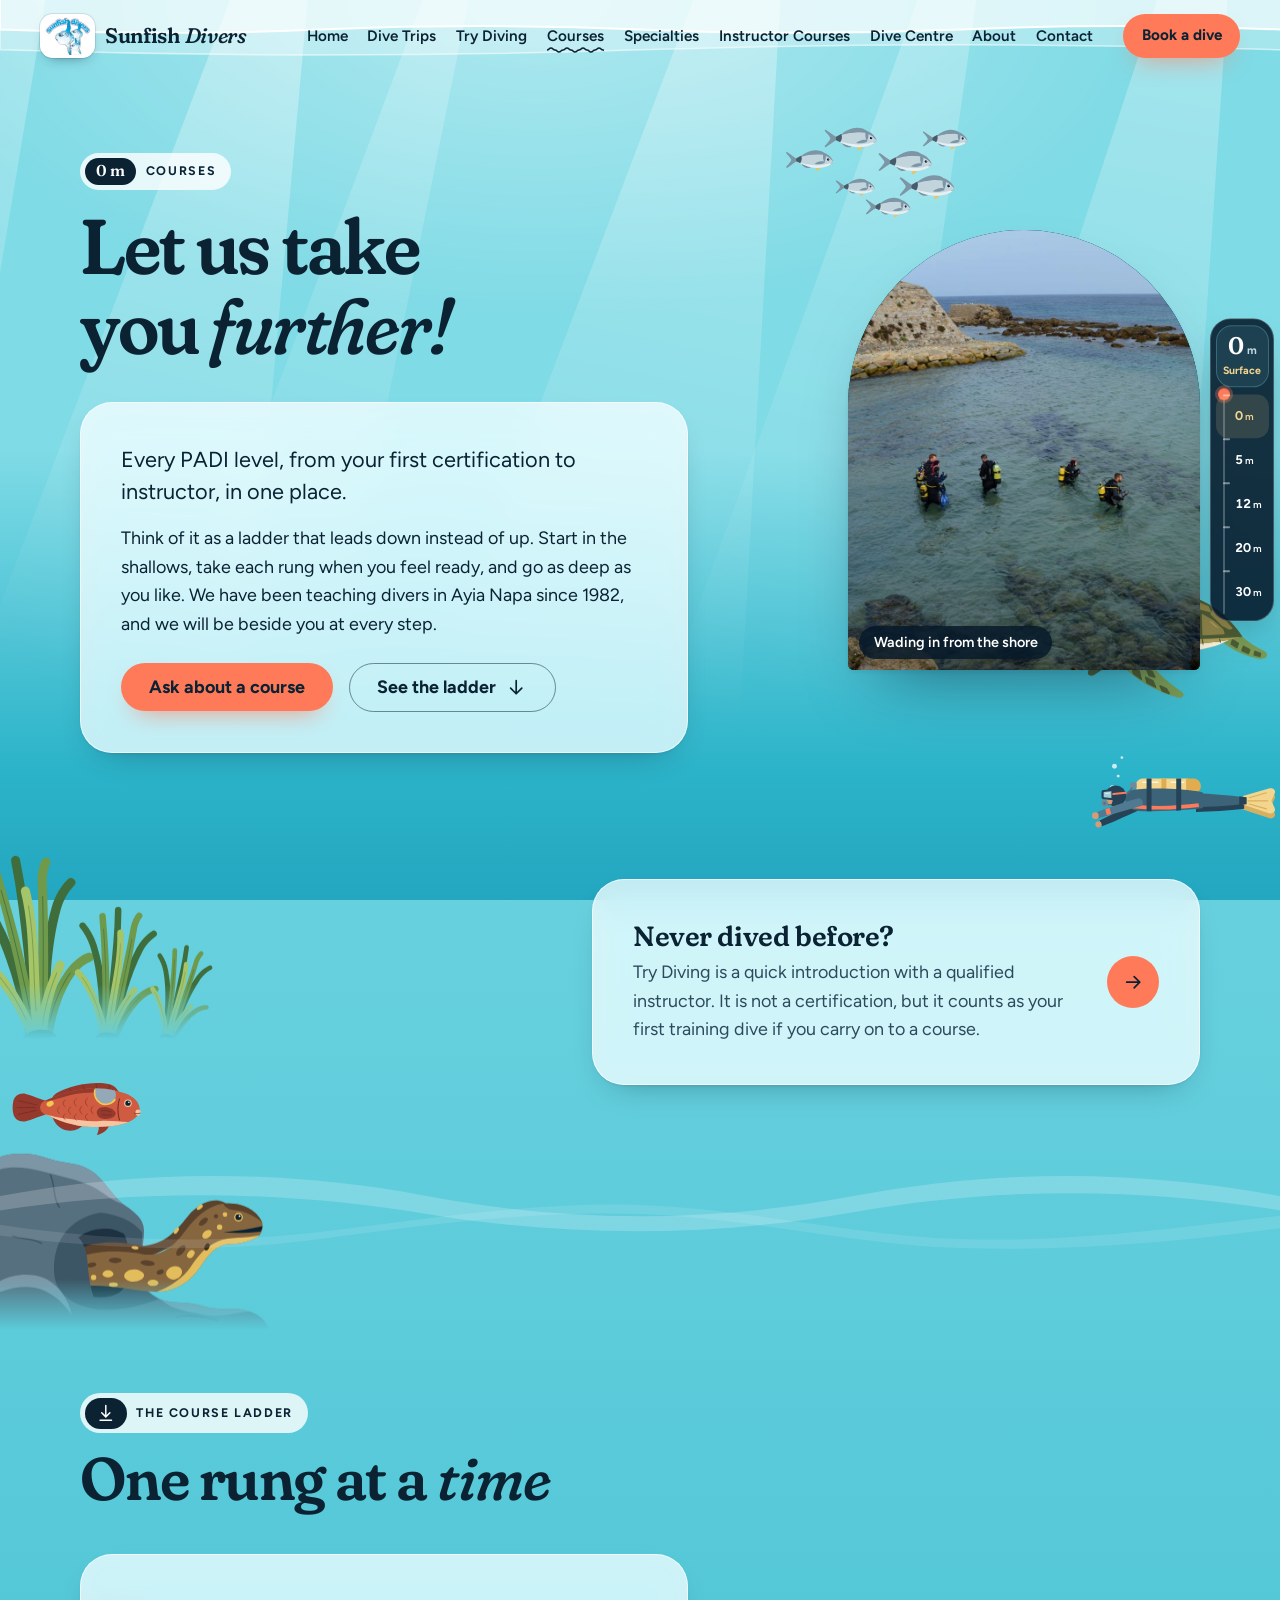
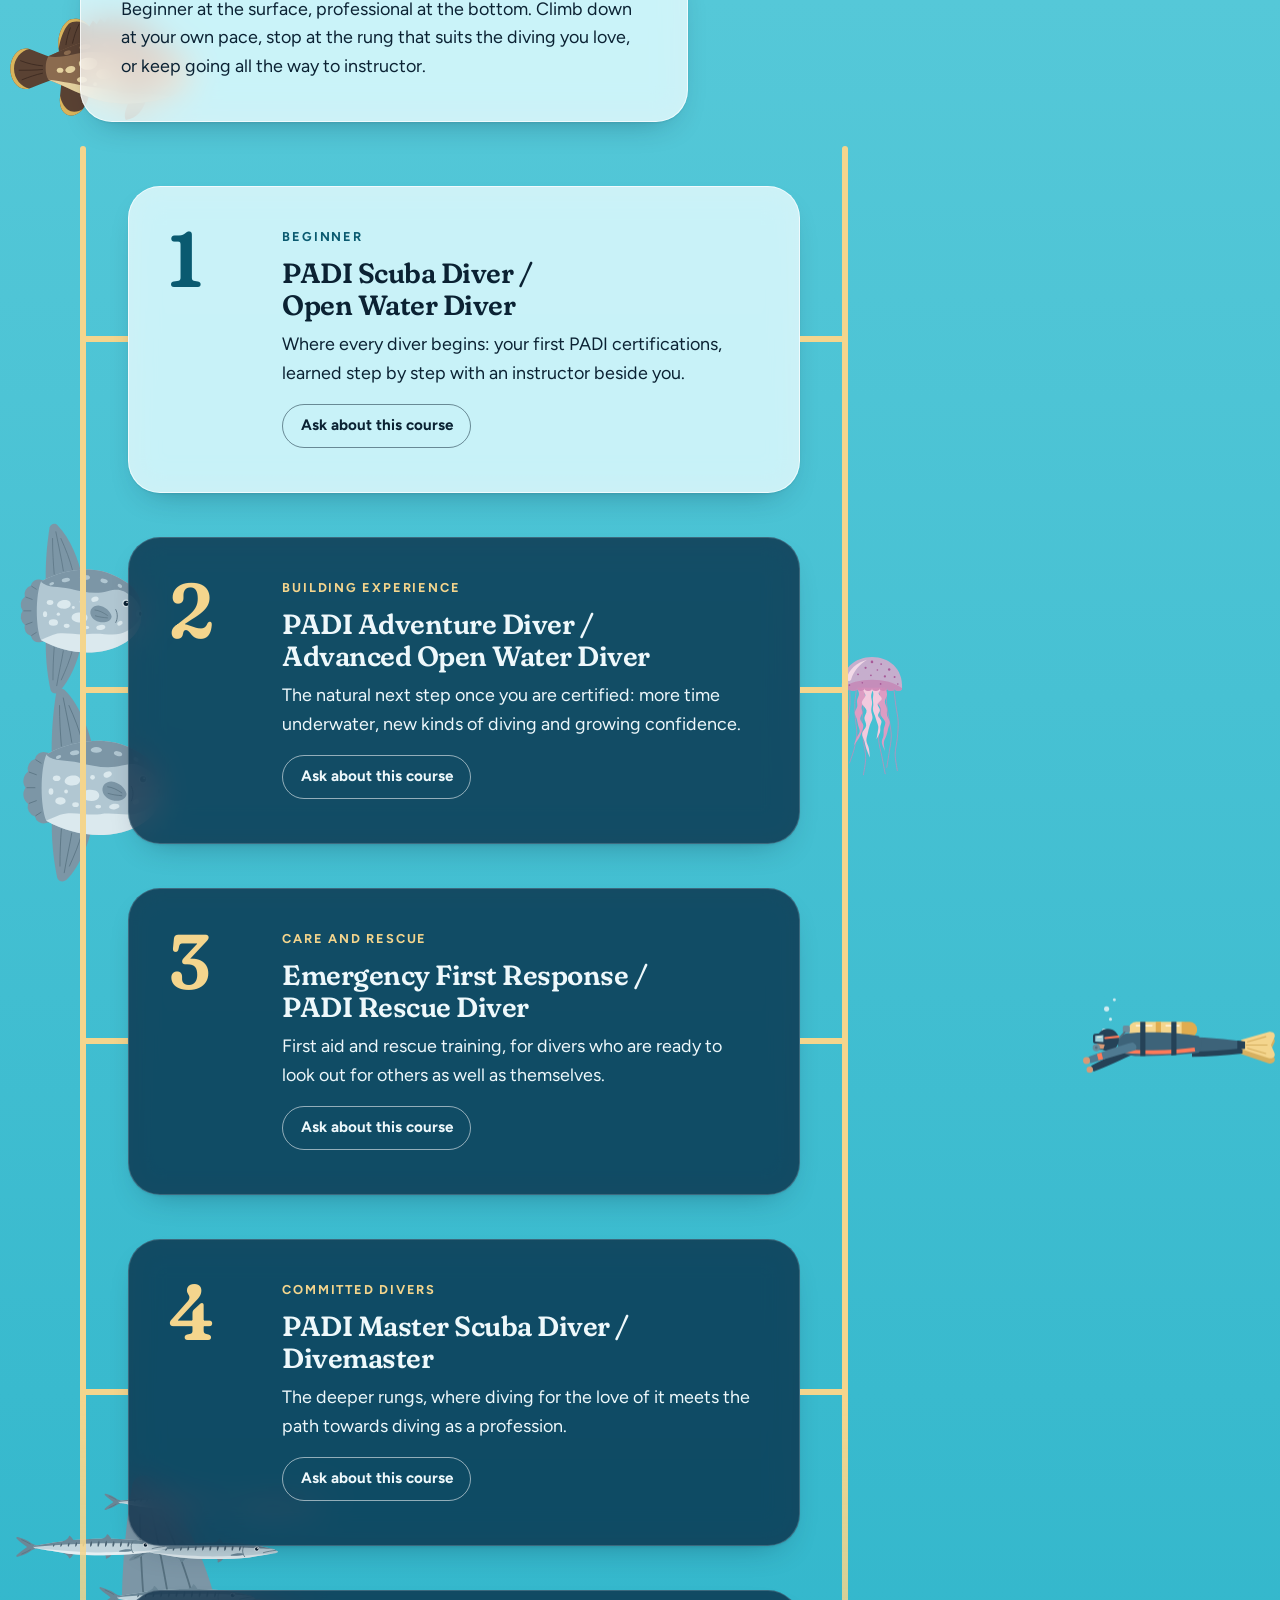
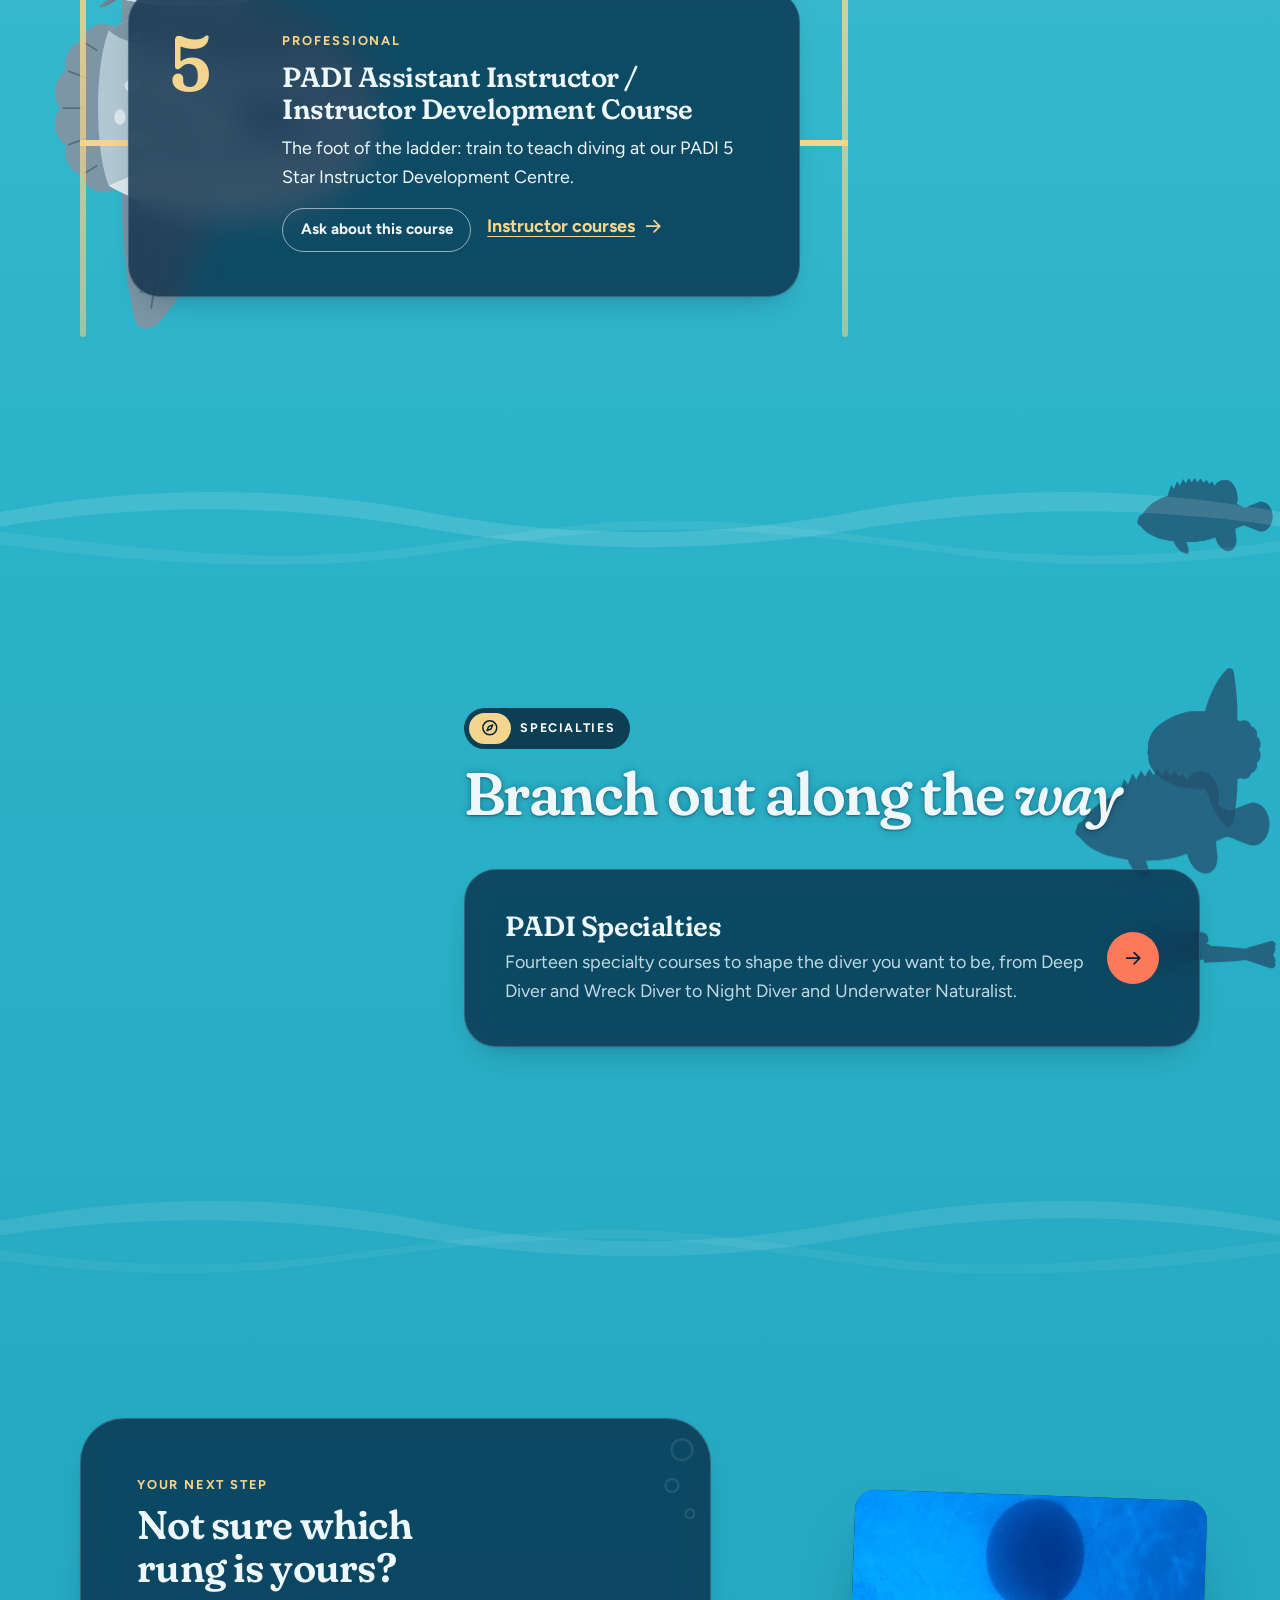
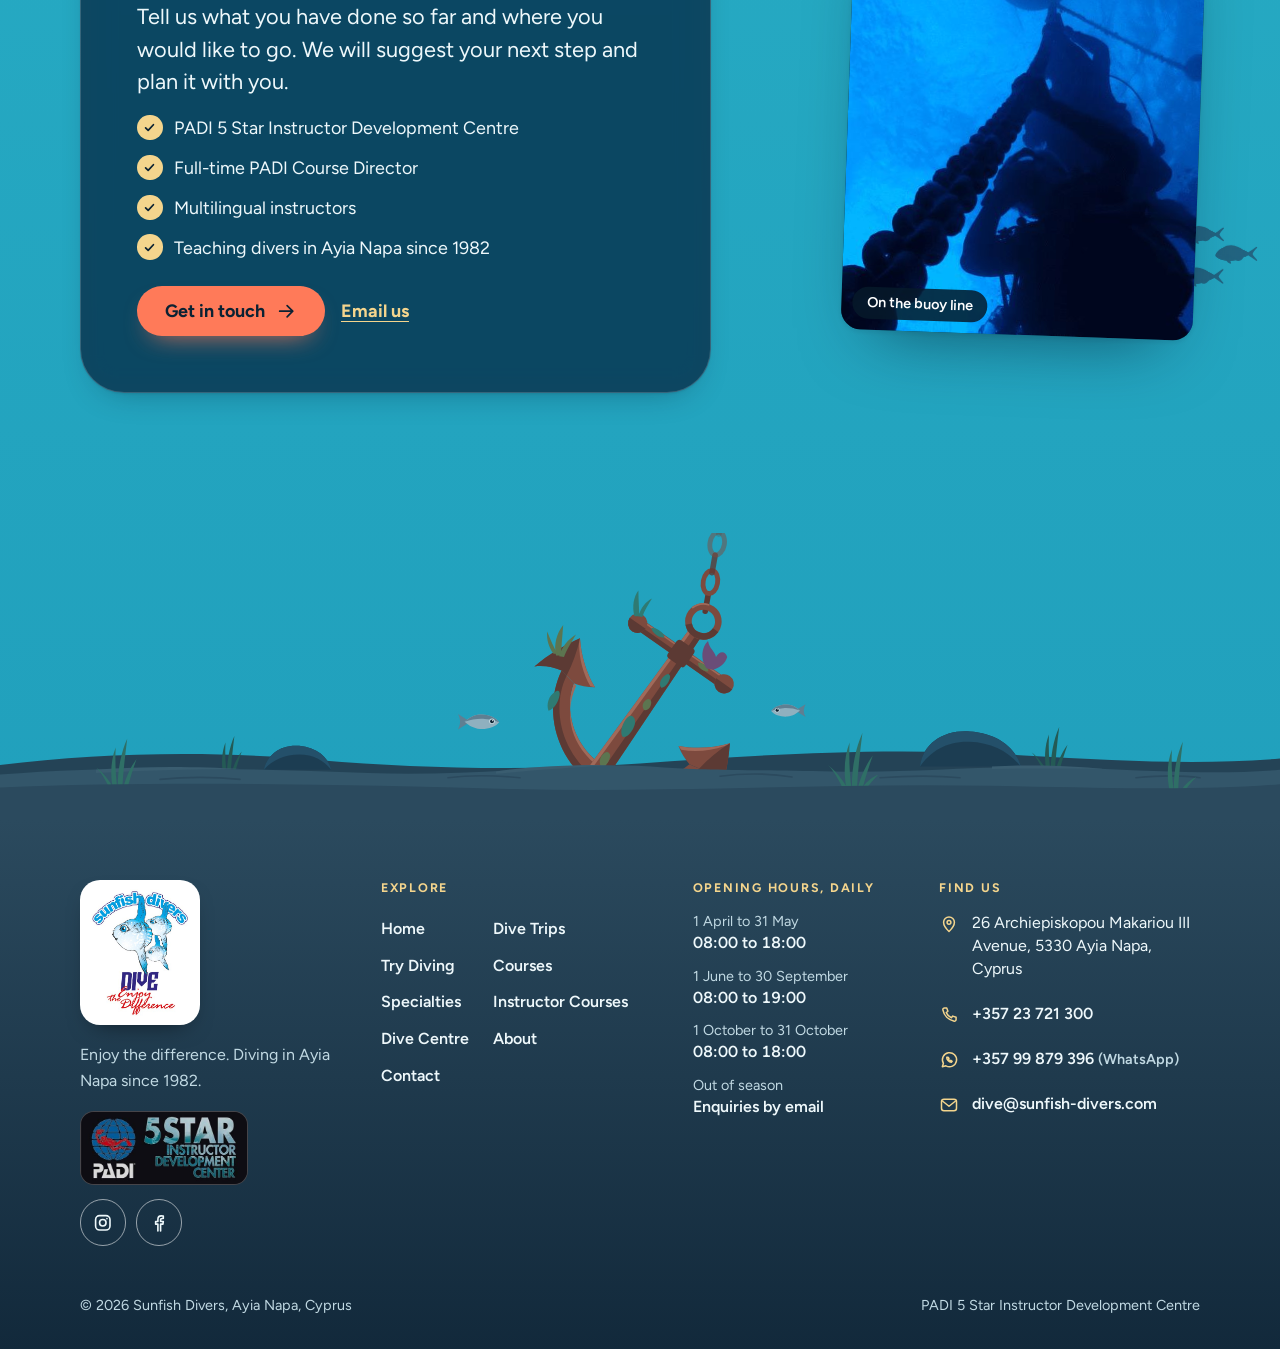
<file: courses.html>
<!doctype html>
<html lang="en" class="no-js">
<head>
  <meta charset="utf-8">
  <meta name="viewport" content="width=device-width, initial-scale=1, viewport-fit=cover">
  <title>PADI Courses | Sunfish Divers, Ayia Napa</title>
  <meta name="description" content="PADI courses in Ayia Napa, from Scuba Diver and Open Water Diver to Rescue Diver, Divemaster and the Instructor Development Course. Let us take you further, one rung at a time.">
  <meta name="theme-color" content="#7fdbe6">
  <!-- TODO: remove at launch (keeps the temporary test site out of search engines) -->
  <meta name="robots" content="noindex, nofollow">

  <meta property="og:type" content="website">
  <meta property="og:site_name" content="Sunfish Divers">
  <meta property="og:locale" content="en_GB">
  <meta property="og:title" content="PADI Courses | Sunfish Divers, Ayia Napa">
  <meta property="og:description" content="PADI courses in Ayia Napa, from Scuba Diver and Open Water Diver to Rescue Diver, Divemaster and the Instructor Development Course. Let us take you further, one rung at a time.">
  <!-- TODO: owner to confirm the final page URLs. og:url and og:image must be full addresses on the final domain -->
  <meta property="og:url" content="https://sunfish-divers.com/courses.html">
  <meta property="og:image" content="https://sunfish-divers.com/assets/img/og-sunfish-divers.jpg">
  <meta name="twitter:card" content="summary_large_image">

  <link rel="icon" href="assets/svg/favicon.svg" type="image/svg+xml">

  <script>
    /* no-js -> js, plus a failsafe: if js/ocean.js has not started after 3 s,
       show all content (.reveal-all) and use the plain in-flow header (.no-engine). */
    (function (d, w) {
      var h = d.documentElement;
      h.classList.remove('no-js');
      h.classList.add('js');
      setTimeout(function () {
        if (w.__sunfishReady) return;
        h.classList.add('reveal-all', 'no-engine');
        var n = 0, t = setInterval(function () {
          if (w.__sunfishReady || ++n > 120) {
            clearInterval(t);
            if (w.__sunfishReady) h.classList.remove('no-engine');
          }
        }, 500);
      }, 3000);
    })(document, window);
  </script>

  <link rel="preconnect" href="https://fonts.googleapis.com">
  <link rel="preconnect" href="https://fonts.gstatic.com" crossorigin>
  <link rel="stylesheet" href="https://fonts.googleapis.com/css2?family=Figtree:ital,wght@0,400..800;1,400..800&amp;family=Fraunces:ital,opsz,wght,SOFT@0,9..144,400..700,0..100;1,9..144,400..700,0..100&amp;display=swap">
  <link rel="stylesheet" href="css/styles.css">
</head>
<body data-page="courses">
  <div class="ocean" id="ocean" aria-hidden="true"></div>
  <a class="skip-link" href="#main">Skip to content</a>

  <!-- ===== HEADER (identical on every page; only aria-current moves) ===== -->
  <header class="site-header" data-header>
    <div class="site-header__inner">
      <!-- Logo: the sunfish emblem of the real logo (assets/img/logo-sunfish-divers-emblem.jpg) beside the text wordmark -->
      <a class="logo" href="index.html" aria-label="Sunfish Divers, home">
        <span class="logo__tile"><img class="logo__mark" src="assets/img/logo-sunfish-divers-emblem.jpg" alt="" width="244" height="200" fetchpriority="high"></span>
        <span class="logo__text">Sunfish <em>Divers</em></span>
      </a>

      <button class="menu-toggle" type="button" data-menu-toggle aria-expanded="false" aria-controls="site-nav">
        <span class="menu-toggle__label">Menu</span>
        <span class="menu-toggle__icon" aria-hidden="true"><span></span><span></span><span></span></span>
      </button>

      <nav class="site-nav" id="site-nav" aria-label="Main">
        <div class="site-nav__inner">
          <ul class="site-nav__list">
            <li><a href="index.html">Home</a></li>
            <li><a href="dive-trips.html">Dive Trips</a></li>
            <li><a href="try-diving.html">Try Diving</a></li>
            <li><a href="courses.html" aria-current="page">Courses</a></li>
            <li><a href="specialties.html">Specialties</a></li>
            <li><a href="instructor-courses.html">Instructor Courses</a></li>
            <li><a href="dive-centre.html">Dive Centre</a></li>
            <li><a href="about.html">About</a></li>
            <li><a href="contact.html">Contact</a></li>
          </ul>
          <div class="site-nav__extra">
            <a class="btn btn--primary btn--lg" href="contact.html">Book a dive</a>
            <p class="site-nav__contact">
              <a href="tel:+35723721300"><svg class="icon" viewBox="0 0 24 24" aria-hidden="true" focusable="false"><path d="M6.6 3.5h2.7l1.4 4-2 1.6a12 12 0 0 0 6.2 6.2l1.6-2 4 1.4v2.7a2 2 0 0 1-2.2 2A17.5 17.5 0 0 1 4.6 5.7a2 2 0 0 1 2-2.2z"/></svg>+357 23 721 300</a>
              <a href="mailto:dive@sunfish-divers.com"><svg class="icon" viewBox="0 0 24 24" aria-hidden="true" focusable="false"><rect x="3" y="5" width="18" height="14" rx="3"/><path d="m4.5 7.5 7.5 6 7.5-6"/></svg>dive@sunfish-divers.com</a>
            </p>
          </div>
        </div>
      </nav>

      <a class="btn btn--primary btn--sm site-header__cta" href="contact.html">Book a dive</a>
    </div>
  </header>
  <!-- ===== /HEADER ===== -->

  <main id="main">

    <!-- Surface: page hero -->
    <div class="page-hero">
      <div class="wrap split split--wide-left">
        <div>
          <div data-tone-auto>
            <p class="depth-mark"><span class="depth-mark__m">0 m</span> Courses</p>
            <h1 class="page-hero__title">Let us take you <em>further!</em></h1>
          </div>
          <div class="panel page-hero__intro reveal">
            <p class="lead">Every PADI level, from your first certification to instructor, in one place.</p>
            <p>Think of it as a ladder that leads down instead of up. Start in the shallows, take each rung when you feel ready, and go as deep as you like. We have been teaching divers in Ayia Napa since 1982, and we will be beside you at every step.</p>
            <div class="cluster">
              <a class="btn btn--primary" href="contact.html">Ask about a course</a>
              <a class="btn btn--ghost" href="#ladder">See the ladder <svg class="icon" viewBox="0 0 24 24" aria-hidden="true" focusable="false"><path d="M12 5v14M6 13l6 6 6-6"/></svg></a>
            </div>
          </div>
        </div>
        <!-- STOCK PHOTO (illustrative): https://www.pexels.com/photo/men-diving-in-a-bay-11442926/. Replace with the centre's own photo of course training from the shore when available. --><figure class="photo photo--portrait photo--arch photo--lift split__drop reveal" data-file="assets/img/stock-divers-wading-into-shallow-bay.jpg" style="--reveal-delay: 150ms">
          <img src="assets/img/stock-divers-wading-into-shallow-bay.jpg" alt="Five scuba divers wading waist-deep into a calm, clear bay beside a rocky shore" loading="eager" fetchpriority="high" width="800" height="1000">
          <figcaption>Wading in from the shore</figcaption>
        </figure>
      </div>
    </div>

    <!-- Just below the surface: the step before the first rung -->
    <section class="section section--tight" aria-label="New to diving">
      <div class="wrap">
        <a class="panel link-card panel--right reveal" href="try-diving.html">
          <span class="link-card__title">Never dived before?</span>
          <span class="link-card__text">Try Diving is a quick introduction with a qualified instructor. It is not a certification, but it counts as your first training dive if you carry on to a course.</span>
          <span class="link-card__arrow"><svg class="icon" viewBox="0 0 24 24" aria-hidden="true" focusable="false"><path d="M5 12h14M13 6l6 6-6 6"/></svg></span>
        </a>
      </div>
    </section>

    <div class="wave-divider" aria-hidden="true">
      <svg viewBox="0 0 1440 100" preserveAspectRatio="none" focusable="false">
        <path fill="currentColor" opacity=".2" d="M0 38c160-30 320-30 480 0s320 30 480 0 320-30 480 0v16c-160-26-320-26-480 2s-320 28-480 2-320-28-480-4z"/>
        <path fill="currentColor" opacity=".11" d="M0 70c120 18 240 22 360 8s240-34 360-30 240 34 360 38 240-12 360-26v14c-120 16-240 26-360 22s-240-34-360-38-240 12-360 28S120 98 0 82z"/>
      </svg>
    </div>

    <!-- The course ladder: beginner at the surface, professional at the bottom -->
    <section class="section" id="ladder" aria-labelledby="ladder-title">
      <div class="wrap">
        <div class="section-head reveal" data-tone-auto>
          <p class="depth-mark"><span class="depth-mark__m"><svg class="icon" viewBox="0 0 24 24" aria-hidden="true" focusable="false"><path d="M12 3v14M7 12l5 5 5-5M5 21h14"/></svg></span> The course ladder</p>
          <h2 class="display" id="ladder-title">One rung at a <em>time</em></h2>
        </div>

        <div class="stack">
          <div class="panel panel--left reveal">
            <p>Beginner at the surface, professional at the bottom. Climb down at your own pace, stop at the rung that suits the diving you love, or keep going all the way to instructor.</p>
          </div>

          <ol class="ladder">
            <li class="ladder__rung reveal">
              <div class="panel rung">
                <span class="rung__num" aria-hidden="true">1</span>
                <div class="rung__body">
                  <p class="eyebrow">Beginner</p>
                  <h3 class="rung__title">PADI Scuba Diver&nbsp;/<br>Open Water Diver</h3>
                  <p>Where every diver begins: your first PADI certifications, learned step by step with an instructor beside you.</p>
                  <!-- TODO: details from live site -->
                  <a class="btn btn--ghost btn--sm" href="contact.html">Ask about this course</a>
                </div>
              </div>
            </li>

            <li class="ladder__rung reveal">
              <div class="panel rung">
                <span class="rung__num" aria-hidden="true">2</span>
                <div class="rung__body">
                  <p class="eyebrow">Building experience</p>
                  <h3 class="rung__title">PADI Adventure Diver&nbsp;/<br>Advanced Open Water Diver</h3>
                  <p>The natural next step once you are certified: more time underwater, new kinds of diving and growing confidence.</p>
                  <!-- TODO: details from live site -->
                  <a class="btn btn--ghost btn--sm" href="contact.html">Ask about this course</a>
                </div>
              </div>
            </li>

            <li class="ladder__rung reveal">
              <div class="panel rung">
                <span class="rung__num" aria-hidden="true">3</span>
                <div class="rung__body">
                  <p class="eyebrow">Care and rescue</p>
                  <h3 class="rung__title">Emergency First Response&nbsp;/<br>PADI Rescue Diver</h3>
                  <p>First aid and rescue training, for divers who are ready to look out for others as well as themselves.</p>
                  <!-- TODO: details from live site -->
                  <a class="btn btn--ghost btn--sm" href="contact.html">Ask about this course</a>
                </div>
              </div>
            </li>

            <li class="ladder__rung reveal">
              <div class="panel rung">
                <span class="rung__num" aria-hidden="true">4</span>
                <div class="rung__body">
                  <p class="eyebrow">Committed divers</p>
                  <h3 class="rung__title">PADI Master Scuba Diver&nbsp;/<br>Divemaster</h3>
                  <p>The deeper rungs, where diving for the love of it meets the path towards diving as a profession.</p>
                  <!-- TODO: details from live site -->
                  <a class="btn btn--ghost btn--sm" href="contact.html">Ask about this course</a>
                </div>
              </div>
            </li>

            <li class="ladder__rung reveal">
              <div class="panel rung">
                <span class="rung__num" aria-hidden="true">5</span>
                <div class="rung__body">
                  <p class="eyebrow">Professional</p>
                  <h3 class="rung__title">PADI Assistant Instructor&nbsp;/<br>Instructor Development Course</h3>
                  <p>The foot of the ladder: train to teach diving at our PADI 5 Star Instructor Development Centre.</p>
                  <!-- TODO: details from live site -->
                  <div class="cluster">
                    <a class="btn btn--ghost btn--sm" href="contact.html">Ask about this course</a>
                    <a class="text-link" href="instructor-courses.html">Instructor courses <svg class="icon" viewBox="0 0 24 24" aria-hidden="true" focusable="false"><path d="M5 12h14M13 6l6 6-6 6"/></svg></a>
                  </div>
                </div>
              </div>
            </li>
          </ol>
        </div>
      </div>
    </section>

    <div class="wave-divider wave-divider--flip" aria-hidden="true">
      <svg viewBox="0 0 1440 100" preserveAspectRatio="none" focusable="false">
        <path fill="currentColor" opacity=".12" d="M0 38c160-30 320-30 480 0s320 30 480 0 320-30 480 0v16c-160-26-320-26-480 2s-320 28-480 2-320-28-480-4z"/>
        <path fill="currentColor" opacity=".07" d="M0 70c120 18 240 22 360 8s240-34 360-30 240 34 360 38 240-12 360-26v14c-120 16-240 26-360 22s-240-34-360-38-240 12-360 28S120 98 0 82z"/>
      </svg>
    </div>

    <!-- Off to the side of the ladder: specialties -->
    <section class="section" aria-labelledby="specialties-title">
      <div class="wrap">
        <div class="section-head section-head--right reveal" data-tone-auto>
          <p class="depth-mark"><span class="depth-mark__m"><svg class="icon" viewBox="0 0 24 24" aria-hidden="true" focusable="false"><circle cx="12" cy="12" r="8.5"/><path d="m15.5 8.5-2 5-5 2 2-5z"/></svg></span> Specialties</p>
          <h2 class="display" id="specialties-title">Branch out along the <em>way</em></h2>
        </div>
        <a class="panel link-card panel--right reveal" href="specialties.html" style="--panel-max: 46rem">
          <span class="link-card__title">PADI Specialties</span>
          <span class="link-card__text">Fourteen specialty courses to shape the diver you want to be, from Deep Diver and Wreck Diver to Night Diver and Underwater Naturalist.</span>
          <span class="link-card__arrow"><svg class="icon" viewBox="0 0 24 24" aria-hidden="true" focusable="false"><path d="M5 12h14M13 6l6 6-6 6"/></svg></span>
        </a>
      </div>
    </section>

    <div class="wave-divider" aria-hidden="true">
      <svg viewBox="0 0 1440 100" preserveAspectRatio="none" focusable="false">
        <path fill="currentColor" opacity=".09" d="M0 38c160-30 320-30 480 0s320 30 480 0 320-30 480 0v16c-160-26-320-26-480 2s-320 28-480 2-320-28-480-4z"/>
        <path fill="currentColor" opacity=".05" d="M0 70c120 18 240 22 360 8s240-34 360-30 240 34 360 38 240-12 360-26v14c-120 16-240 26-360 22s-240-34-360-38-240 12-360 28S120 98 0 82z"/>
      </svg>
    </div>

    <!-- Near the seabed: closing call to action -->
    <section class="section" aria-labelledby="next-rung-title">
      <div class="wrap split split--wide-left">
        <div class="panel cta-card cta-card--left reveal" data-bar-hide>
          <p class="eyebrow">Your next step</p>
          <h2 class="cta-card__title" id="next-rung-title">Not sure which rung is yours?</h2>
          <p class="lead">Tell us what you have done so far and where you would like to go. We will suggest your next step and plan it with you.</p>
          <ul class="checklist">
            <li>PADI 5 Star Instructor Development Centre</li>
            <li>Full-time PADI Course Director</li>
            <li>Multilingual instructors</li>
            <li>Teaching divers in Ayia Napa since 1982</li>
          </ul>
          <!-- TODO: owner to supply course details and schedules from the live site -->
          <div class="cluster">
            <a class="btn btn--primary" href="contact.html">Get in touch <svg class="icon" viewBox="0 0 24 24" aria-hidden="true" focusable="false"><path d="M5 12h14M13 6l6 6-6 6"/></svg></a>
            <a class="text-link" href="mailto:dive@sunfish-divers.com">Email us</a>
          </div>
        </div>
        <figure class="photo photo--portrait photo--lift photo--tilt-r split__drop reveal" data-file="assets/img/diver-on-buoy-line.jpg" style="--reveal-delay: 120ms">
          <img src="assets/img/diver-on-buoy-line.jpg" alt="A diver holding the chain beneath a buoy, silhouetted against the bright surface" loading="lazy" decoding="async" width="450" height="563">
          <figcaption>On the buoy line</figcaption>
        </figure>
      </div>
    </section>

    <!-- Seabed vignette: inline SVG scene, filled by the embed tool. Do not edit between the markers. -->
    <div class="seabed" aria-hidden="true"><!-- SEABED:BEGIN seabed-courses -->
<svg xmlns="http://www.w3.org/2000/svg" viewBox="0 0 1600 360" preserveAspectRatio="xMidYMax slice" aria-hidden="true" focusable="false"><path fill="#244356" d="M0 290C130 274 270 272 400 284C520 294 660 298 800 288C950 278 1100 266 1280 278C1400 285 1500 290 1600 282L1600 360L0 360Z"/><path fill="#1c3d52" d="M1150 292C1154 262 1180 246 1212 248C1246 250 1270 268 1276 292Z"/><path fill="#24506a" d="M1150 292C1154 262 1180 246 1212 248C1246 250 1270 268 1276 292C1262 274 1240 262 1212 261S1164 272 1150 292Z"/><path fill="#1c3d52" d="M330 296C334 276 352 264 374 266C396 268 410 280 414 296Z"/><path fill="#24506a" d="M330 296C334 276 352 264 374 266C396 268 410 280 414 296C404 284 392 277 374 277S340 284 330 296Z"/><g transform="translate(1316 300) scale(.8)"><g class="sf-sway" style="transform-origin:0px 0px;--sf-amp:4deg;--sf-dur:5.2s;--sf-delay:-2s" fill="#245a55"><path d="M-9 2C-14 -20 -13 -42 -6 -60C-7 -40 -6 -18 -3 2Z"/><path d="M-3 2C-4 -26 1 -52 10 -72C7 -48 4 -22 3 2Z"/><path d="M3 2C7 -16 14 -32 23 -44C18 -30 13 -14 9 2Z"/><path d="M-12 2C-19 -12 -25 -24 -33 -32C-25 -26 -14 -14 -6 2Z"/></g></g><g transform="translate(286 304) scale(.7)"><g class="sf-sway" style="transform-origin:0px 0px;--sf-amp:4deg;--sf-dur:4.6s" fill="#245a55"><path d="M-9 2C-14 -20 -13 -42 -6 -60C-7 -40 -6 -18 -3 2Z"/><path d="M-3 2C-4 -26 1 -52 10 -72C7 -48 4 -22 3 2Z"/><path d="M3 2C7 -16 14 -32 23 -44C18 -30 13 -14 9 2Z"/></g></g><g transform="translate(879.3 110.6) rotate(10)" fill="none" stroke-linecap="round"><path stroke="#5c3a34" stroke-width="7" d="M0 -13L0 -35"/><ellipse cx="0" cy="-50" rx="9" ry="14.5" stroke="#7d4a3e" stroke-width="6"/><g opacity=".8"><path stroke="#5c3a34" stroke-width="7" d="M0 -62L0 -84"/></g><g opacity=".5"><ellipse cx="0" cy="-99" rx="9" ry="14.5" stroke="#7d4a3e" stroke-width="6"/></g><g opacity=".25"><path stroke="#5c3a34" stroke-width="7" d="M0 -111L0 -133"/></g></g><g transform="translate(748 298) rotate(35) scale(1.1)"><path fill="#7d4a3e" d="M-100 -70C-92 -22 -50 14 0 16C50 14 92 -22 100 -70L80 -66C72 -34 40 -8 0 -8C-40 -8 -72 -34 -80 -66Z"/><path fill="#7d4a3e" d="M-104 -112C-114 -95 -123 -76 -128 -56C-119 -64 -109 -68 -100 -70L-80 -66C-73 -68 -65 -71 -58 -76C-76 -84 -92 -97 -104 -112ZM104 -112C114 -95 123 -76 128 -56C119 -64 109 -68 100 -70L80 -66C73 -68 65 -71 58 -76C76 -84 92 -97 104 -112Z"/><path fill="#5c3a34" d="M-100 -70C-92 -22 -50 14 0 16C50 14 92 -22 100 -70L92 -68.5C85 -27 47 6 0 8C-47 6 -85 -27 -92 -68.5Z"/><path fill="#5c3a34" d="M-104 -112C-114 -95 -123 -76 -128 -56C-119 -64 -109 -68 -100 -70L-92 -68.5C-94 -83 -98 -98 -104 -112ZM104 -112C114 -95 123 -76 128 -56C119 -64 109 -68 100 -70L92 -68.5C94 -83 98 -98 104 -112Z"/><path fill="#a06a5a" d="M-104 -112C-92 -97 -76 -84 -58 -76L-63 -74C-78 -81 -91 -92 -101 -106ZM-80 -66C-72 -34 -40 -8 0 -8L0 -4.5C-42 -5 -70 -30 -76.5 -65.3ZM104 -112C92 -97 76 -84 58 -76L63 -74C78 -81 91 -92 101 -106Z"/><path fill="#7d4a3e" d="M-12 6L-8 -194L8 -194L12 6Z"/><path fill="#5c3a34" d="M3 6L2 -194L8 -194L12 6Z"/><path fill="#a06a5a" d="M-12 6L-8 -194L-4.5 -194L-8 6Z"/><rect x="-58" y="-170" width="116" height="13" rx="6.5" fill="#7d4a3e"/><path fill="#5c3a34" d="M-56 -162.5L56 -162.5C56 -159 54 -157 51.5 -157L-51.5 -157C-54 -157 -56 -159 -56 -162.5Z"/><path fill="#a06a5a" d="M-52 -169.6L52 -169.6L52 -167.8L-52 -167.8Z"/><rect x="-12" y="-176" width="24" height="25" rx="4" fill="#5c3a34"/><circle cx="-60" cy="-163.5" r="11" fill="#7d4a3e"/><circle cx="60" cy="-163.5" r="11" fill="#7d4a3e"/><path fill="#5c3a34" d="M-71 -163.5A11 11 0 0 0 -49 -163.5ZM49 -163.5A11 11 0 0 0 71 -163.5Z"/><circle cx="0" cy="-208" r="17" fill="none" stroke="#7d4a3e" stroke-width="7.5"/><path fill="none" stroke="#5c3a34" stroke-width="7.5" d="M-12 -196A17 17 0 0 0 17 -208"/><path fill="none" stroke="#a06a5a" stroke-width="2" stroke-linecap="round" d="M-19 -214A20 20 0 0 1 -6 -227"/><g fill="#2f7a72"><path d="M-8 -70C-10 -62 -6 -50 0 -48C5 -50 6 -60 3 -68C0 -74 -6 -76 -8 -70Z"/><path d="M0 -134C-3 -128 -1 -120 4 -119C8 -121 8 -130 5 -135C3 -137 1 -137 0 -134Z"/><path d="M-92 -46C-96 -38 -92 -28 -86 -24C-82 -28 -82 -38 -86 -46C-88 -50 -91 -50 -92 -46Z"/><path d="M-44 -168C-40 -172 -30 -172 -26 -168C-28 -164 -40 -163 -44 -168Z"/></g><g fill="#5c7550"><path d="M-2 -98C-4 -93 -2 -88 3 -87C7 -89 7 -95 4 -99C2 -101 -1 -101 -2 -98Z"/><path d="M22 -166C26 -170 34 -169 37 -165C34 -161 25 -161 22 -166Z"/><path d="M-6 -22C-9 -16 -6 -8 0 -6C4 -8 4 -16 1 -22C-1 -25 -5 -25 -6 -22Z"/></g></g><g class="sf-sway" style="transform-origin:699px 152px;--sf-amp:6deg;--sf-dur:3.8s" fill="#5c7550"><path d="M695 153C692 139 696 125 704 115C703 127 702 141 701 153Z"/><path d="M699 154C702 143 710 133 720 127C714 137 708 147 705 155Z"/><path d="M692 151C686 143 683 133 684 123C688 133 692 143 697 151Z"/></g><g class="sf-sway" style="transform-origin:797px 103px;--sf-amp:6deg;--sf-dur:3.4s;--sf-delay:-.8s" fill="#2f7a72"><path d="M793 104C790 92 792 80 798 72C798 84 799 94 799 104Z"/><path d="M798 104C801 94 807 86 815 82C810 90 805 98 803 105Z"/></g><g class="sf-sway" style="transform-origin:889px 168px;--sf-amp:5deg;--sf-dur:4.4s;--sf-delay:-1.5s" fill="#6a4d78"><path d="M883 169C875 157 877 143 885 135C887 145 893 147 895 155C899 147 907 147 909 155C907 163 899 169 891 171Z"/></g><path fill="#33566a" d="M0 302C140 290 300 294 460 300C540 303 620 298 690 293C740 289 790 290 830 293C870 296 930 296 1040 298C1150 301 1240 288 1360 294C1450 298 1530 302 1600 296L1600 360L0 360Z"/><path fill="#3a5d70" d="M620 298C650 293 700 290 760 290C720 293 670 296 620 301ZM120 296C180 291 250 292 300 295C240 295 180 297 120 300ZM1240 292C1290 289 1340 291 1380 295C1330 294 1290 294 1240 295Z"/><path fill="none" stroke="#2b4a5e" stroke-width="2" stroke-linecap="round" d="M560 306C590 302 620 303 650 306M900 304C930 300 965 301 990 305M200 308C240 304 270 305 300 308M1100 306C1140 303 1170 303 1200 306M1420 306C1450 303 1480 303 1500 306"/><g transform="translate(600 236) scale(1.2)"><g class="sf-drift" style="--sf-dx:22px;--sf-dy:-4px;--sf-dur:11s"><g class="sf-wag" style="transform-origin:-12px 0px;--sf-dur:.9s"><path fill="#5f7f92" d="M-10 0L-23 -8C-20 -3 -20 3 -23 8Z"/></g><path fill="#8fb0bf" d="M20 .5C16 -5 8 -8 0 -7.5C-7 -7 -12 -3.5 -16 0C-12 3.5 -7 7 0 7.5C8 8 16 5.5 20 .5Z"/><path fill="#5f7f92" d="M20 .5C16 -5 8 -8 0 -7.5C-7 -7 -12 -3.5 -16 0C-9 -2.5 -2 -3.5 5 -3S15 -1.5 20 .5Z"/><circle cx="12.5" cy="-.5" r="2.9" fill="#c9dde4"/><circle cx="12.5" cy="-.5" r="2" fill="#0b2233"/><circle cx="13.2" cy="-1.2" r=".6" fill="#fff"/></g></g><g transform="translate(984 222) scale(-1 1)"><g class="sf-drift" style="--sf-dx:18px;--sf-dy:3px;--sf-dur:13s;--sf-delay:-4s"><g class="sf-wag" style="transform-origin:-12px 0px;--sf-dur:1s"><path fill="#5f7f92" d="M-10 0L-23 -8C-20 -3 -20 3 -23 8Z"/></g><path fill="#8fb0bf" d="M20 .5C16 -5 8 -8 0 -7.5C-7 -7 -12 -3.5 -16 0C-12 3.5 -7 7 0 7.5C8 8 16 5.5 20 .5Z"/><path fill="#5f7f92" d="M20 .5C16 -5 8 -8 0 -7.5C-7 -7 -12 -3.5 -16 0C-9 -2.5 -2 -3.5 5 -3S15 -1.5 20 .5Z"/><circle cx="12.5" cy="-.5" r="2.9" fill="#c9dde4"/><circle cx="12.5" cy="-.5" r="2" fill="#0b2233"/><circle cx="11.8" cy="-1.2" r=".6" fill="#fff"/></g></g><g transform="translate(1068 322)"><g class="sf-sway" style="transform-origin:0px 0px;--sf-amp:5deg;--sf-dur:4.4s;--sf-delay:-1s" fill="#2f6f66"><path d="M-9 2C-14 -20 -13 -42 -6 -60C-7 -40 -6 -18 -3 2Z"/><path d="M-3 2C-4 -26 1 -52 10 -72C7 -48 4 -22 3 2Z"/><path d="M3 2C7 -16 14 -32 23 -44C18 -30 13 -14 9 2Z"/><path d="M-12 2C-19 -12 -25 -24 -33 -32C-25 -26 -14 -14 -6 2Z"/><path d="M6 2C12 -8 20 -16 30 -20C24 -14 17 -6 12 2Z"/></g></g><g transform="translate(150 322) scale(.9)"><g class="sf-sway" style="transform-origin:0px 0px;--sf-amp:5deg;--sf-dur:5s;--sf-delay:-3s" fill="#2f6f66"><path d="M-9 2C-14 -20 -13 -42 -6 -60C-7 -40 -6 -18 -3 2Z"/><path d="M-3 2C-4 -26 1 -52 10 -72C7 -48 4 -22 3 2Z"/><path d="M3 2C7 -16 14 -32 23 -44C18 -30 13 -14 9 2Z"/><path d="M-12 2C-19 -12 -25 -24 -33 -32C-25 -26 -14 -14 -6 2Z"/></g></g><g transform="translate(1470 322) scale(.85)"><g class="sf-sway" style="transform-origin:0px 0px;--sf-amp:5deg;--sf-dur:4.8s;--sf-delay:-2.2s" fill="#2f6f66"><path d="M-9 2C-14 -20 -13 -42 -6 -60C-7 -40 -6 -18 -3 2Z"/><path d="M-3 2C-4 -26 1 -52 10 -72C7 -48 4 -22 3 2Z"/><path d="M6 2C12 -8 20 -16 30 -20C24 -14 17 -6 12 2Z"/></g></g><path fill="#2b4a5e" d="M0 318C200 310 420 314 640 320C840 325 1040 312 1240 316C1400 319 1500 322 1600 314L1600 360L0 360Z"/></svg>
<!-- SEABED:END --></div>
  </main>

  <!-- ===== FOOTER (identical on every page) ===== -->
  <footer class="site-footer">
    <div class="wrap">
      <div class="site-footer__grid">
        <div class="site-footer__brand">
          <!-- Logo: the real Sunfish Divers logo (assets/img/logo-sunfish-divers.jpg) -->
          <a class="logo logo--full" href="index.html" aria-label="Sunfish Divers, home">
            <img src="assets/img/logo-sunfish-divers.jpg" alt="" loading="lazy" decoding="async" width="395" height="500">
          </a>
          <p class="site-footer__tagline">Enjoy the difference. Diving in Ayia Napa since 1982.</p>
          <!-- PADI badge: the official badge image from the live site (assets/img/padi-5-star-idc-badge.jpg) -->
          <div class="site-footer__marks">
            <img class="padi-badge" src="assets/img/padi-5-star-idc-badge.jpg" alt="PADI 5 Star Instructor Development Centre" loading="lazy" decoding="async" width="488" height="211">
            <ul class="social">
              <li><a href="https://www.instagram.com/sunfishdivers/" target="_blank" rel="noopener" aria-label="Sunfish Divers on Instagram"><svg class="icon" viewBox="0 0 24 24" aria-hidden="true" focusable="false"><rect x="4" y="4" width="16" height="16" rx="4.5"/><circle cx="12" cy="12" r="3.6"/><path d="M16.6 7.4h.01"/></svg></a></li>
              <li><a href="https://www.facebook.com/sunfishdivers/" target="_blank" rel="noopener" aria-label="Sunfish Divers on Facebook"><svg class="icon" viewBox="0 0 24 24" aria-hidden="true" focusable="false"><path d="M14 21v-7.5h2.6l.4-3H14V8.8c0-1 .5-1.6 1.8-1.6H17V4.5c-.6-.1-1.4-.2-2.3-.2-2.3 0-3.7 1.4-3.7 3.9v2.3H8.5v3H11V21"/></svg></a></li>
            </ul>
          </div>
        </div>

        <nav aria-label="Footer">
          <h2 class="site-footer__title">Explore</h2>
          <ul class="site-footer__links">
            <li><a href="index.html">Home</a></li>
            <li><a href="dive-trips.html">Dive Trips</a></li>
            <li><a href="try-diving.html">Try Diving</a></li>
            <li><a href="courses.html">Courses</a></li>
            <li><a href="specialties.html">Specialties</a></li>
            <li><a href="instructor-courses.html">Instructor Courses</a></li>
            <li><a href="dive-centre.html">Dive Centre</a></li>
            <li><a href="about.html">About</a></li>
            <li><a href="contact.html">Contact</a></li>
          </ul>
        </nav>

        <div>
          <h2 class="site-footer__title">Opening hours, daily</h2>
          <ul class="site-footer__hours">
            <li><span>1 April to 31 May</span><span>08:00 to 18:00</span></li>
            <li><span>1 June to 30 September</span><span>08:00 to 19:00</span></li>
            <li><span>1 October to 31 October</span><span>08:00 to 18:00</span></li>
            <li><span>Out of season</span><span>Enquiries by email</span></li>
          </ul>
        </div>

        <div>
          <h2 class="site-footer__title">Find us</h2>
          <ul class="site-footer__contact">
            <li><svg class="icon" viewBox="0 0 24 24" aria-hidden="true" focusable="false"><path d="M12 21s-6.5-6-6.5-11a6.5 6.5 0 0 1 13 0c0 5-6.5 11-6.5 11z"/><circle cx="12" cy="10" r="2.3"/></svg><span>26 Archiepiskopou Makariou III Avenue, 5330 Ayia Napa, Cyprus</span></li>
            <li><svg class="icon" viewBox="0 0 24 24" aria-hidden="true" focusable="false"><path d="M6.6 3.5h2.7l1.4 4-2 1.6a12 12 0 0 0 6.2 6.2l1.6-2 4 1.4v2.7a2 2 0 0 1-2.2 2A17.5 17.5 0 0 1 4.6 5.7a2 2 0 0 1 2-2.2z"/></svg><a href="tel:+35723721300">+357 23 721 300</a></li>
            <!-- TODO: owner to confirm number -->
            <li><svg class="icon" viewBox="0 0 24 24" aria-hidden="true" focusable="false"><path d="M4 20l1.3-4A8.5 8.5 0 1 1 8.3 19z"/><path d="M9.3 8.7c-.3 2.7 2.5 5.7 5.5 6l1-1.2-1.6-1.1-.9.6c-.8-.4-1.5-1.1-1.9-1.9l.6-.9-1.1-1.6z"/></svg><a href="https://wa.me/35799879396" target="_blank" rel="noopener">+357 99 879 396 <span class="note">(WhatsApp)</span></a></li>
            <li><svg class="icon" viewBox="0 0 24 24" aria-hidden="true" focusable="false"><rect x="3" y="5" width="18" height="14" rx="3"/><path d="m4.5 7.5 7.5 6 7.5-6"/></svg><a href="mailto:dive@sunfish-divers.com">dive@sunfish-divers.com</a></li>
          </ul>
        </div>
      </div>

      <div class="site-footer__base">
        <p>&copy; <span data-year>2026</span> Sunfish Divers, Ayia Napa, Cyprus</p>
        <p>PADI 5 Star Instructor Development Centre</p>
      </div>
    </div>
  </footer>
  <!-- ===== /FOOTER ===== -->

  <!-- ===== MOBILE ACTION BAR (phones only, identical on every page). To remove it: delete this block from all nine pages, and section 19 of css/styles.css ===== -->
  <nav class="action-bar" data-action-bar aria-label="Quick contact">
    <a class="action-bar__item" href="tel:+35723721300"><svg class="icon" viewBox="0 0 24 24" aria-hidden="true" focusable="false"><path d="M6.6 3.5h2.7l1.4 4-2 1.6a12 12 0 0 0 6.2 6.2l1.6-2 4 1.4v2.7a2 2 0 0 1-2.2 2A17.5 17.5 0 0 1 4.6 5.7a2 2 0 0 1 2-2.2z"/></svg><span>Call</span></a>
    <!-- TODO: owner to confirm number -->
    <a class="action-bar__item" href="https://wa.me/35799879396" target="_blank" rel="noopener"><svg class="icon" viewBox="0 0 24 24" aria-hidden="true" focusable="false"><path d="M4 20l1.3-4A8.5 8.5 0 1 1 8.3 19z"/><path d="M9.3 8.7c-.3 2.7 2.5 5.7 5.5 6l1-1.2-1.6-1.1-.9.6c-.8-.4-1.5-1.1-1.9-1.9l.6-.9-1.1-1.6z"/></svg><span>WhatsApp</span></a>
    <a class="action-bar__item action-bar__item--book" href="contact.html#enquiry"><svg class="icon" viewBox="0 0 24 24" aria-hidden="true" focusable="false"><rect x="4" y="5.5" width="16" height="14.5" rx="3"/><path d="M8 3.5v4M16 3.5v4M4 10.5h16"/><path d="m9.2 15.3 2 2 3.8-4"/></svg><span>Book a dive</span></a>
  </nav>
  <!-- ===== /MOBILE ACTION BAR ===== -->

  <script src="js/ocean.js" defer></script>
</body>
</html>
</file>
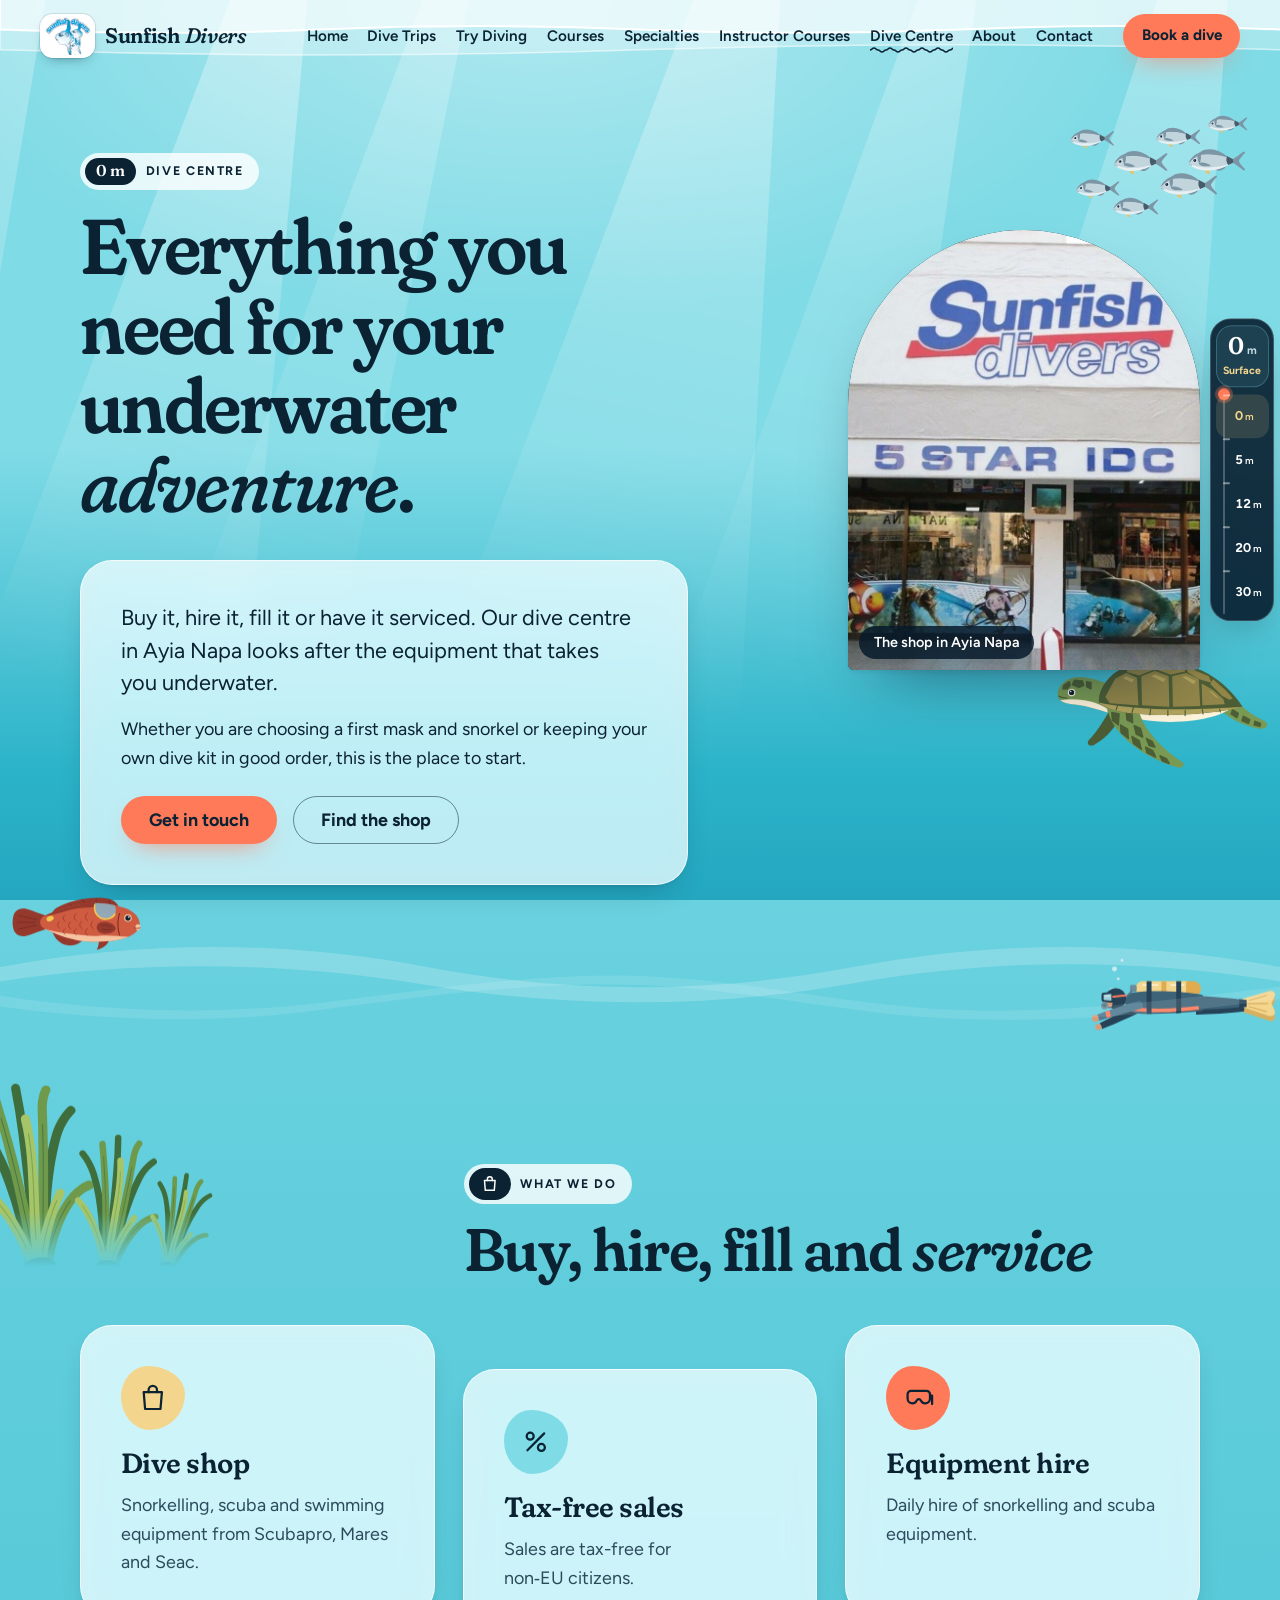
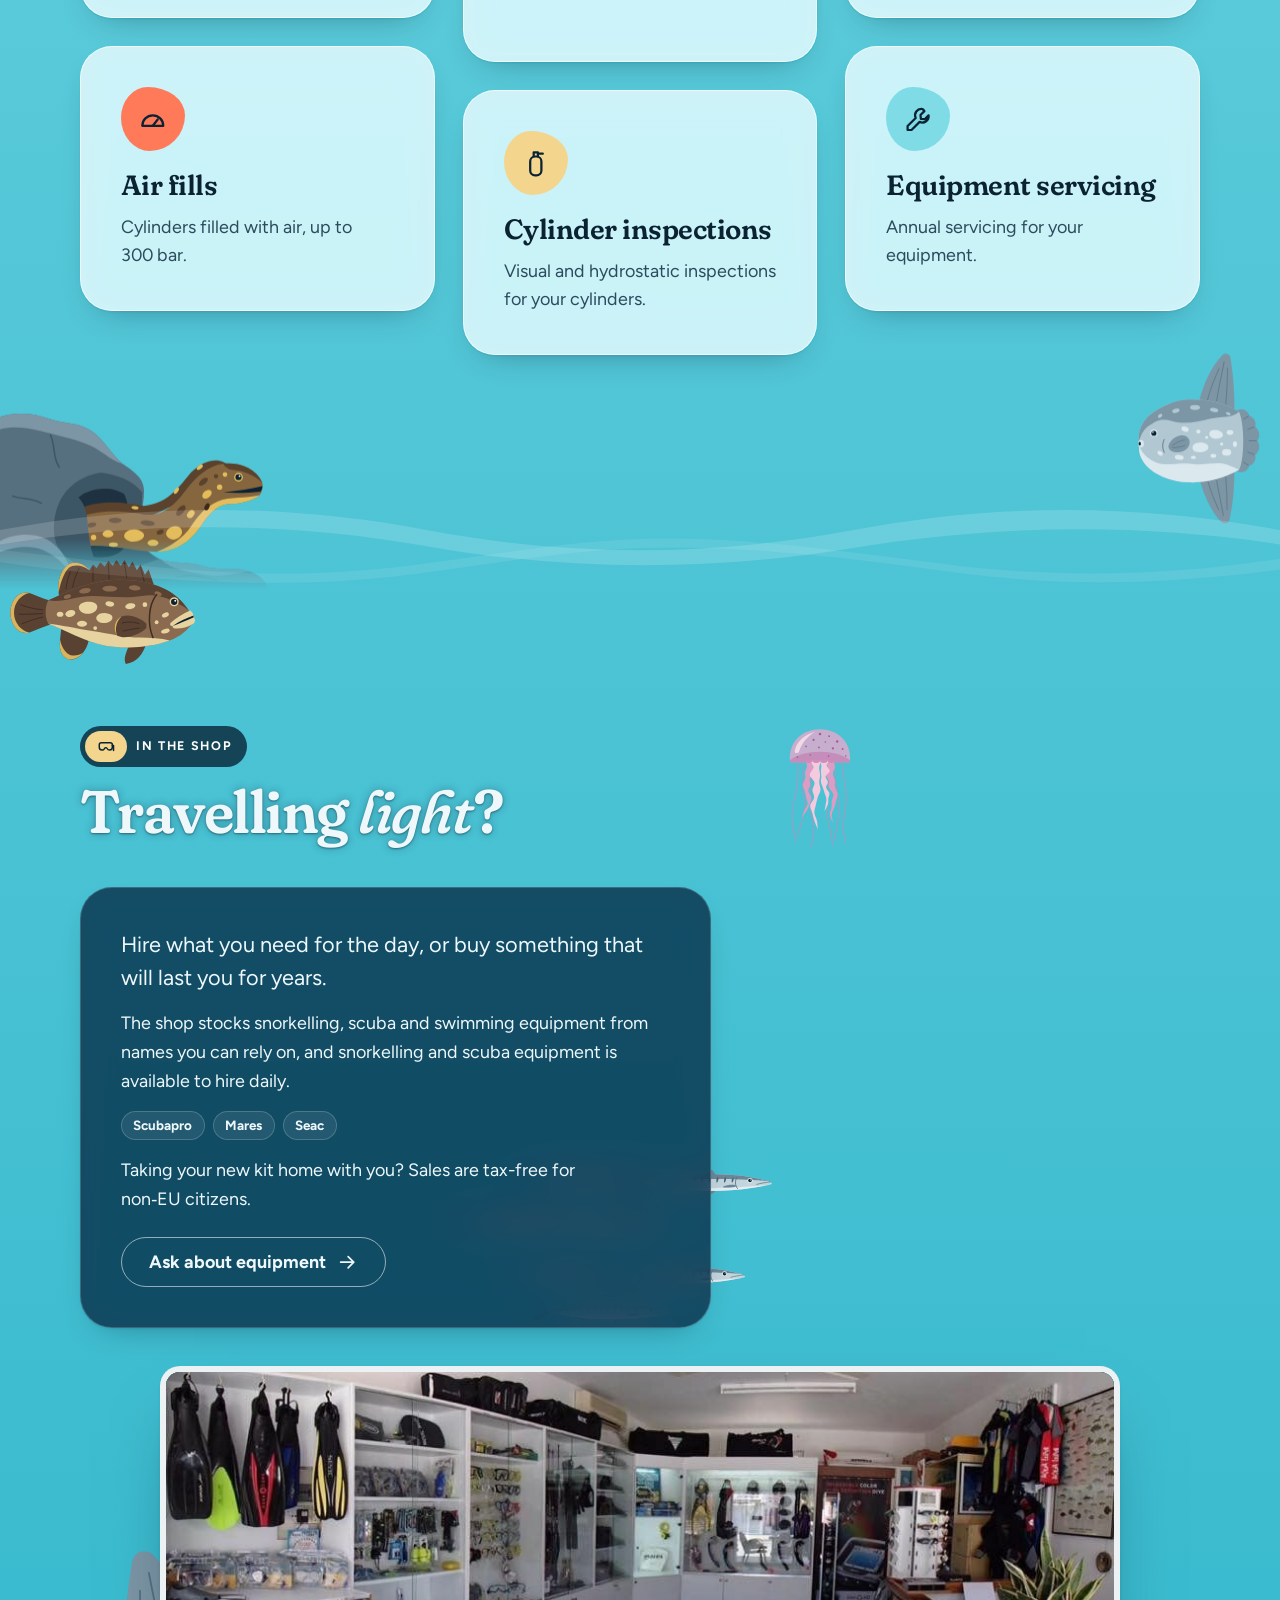
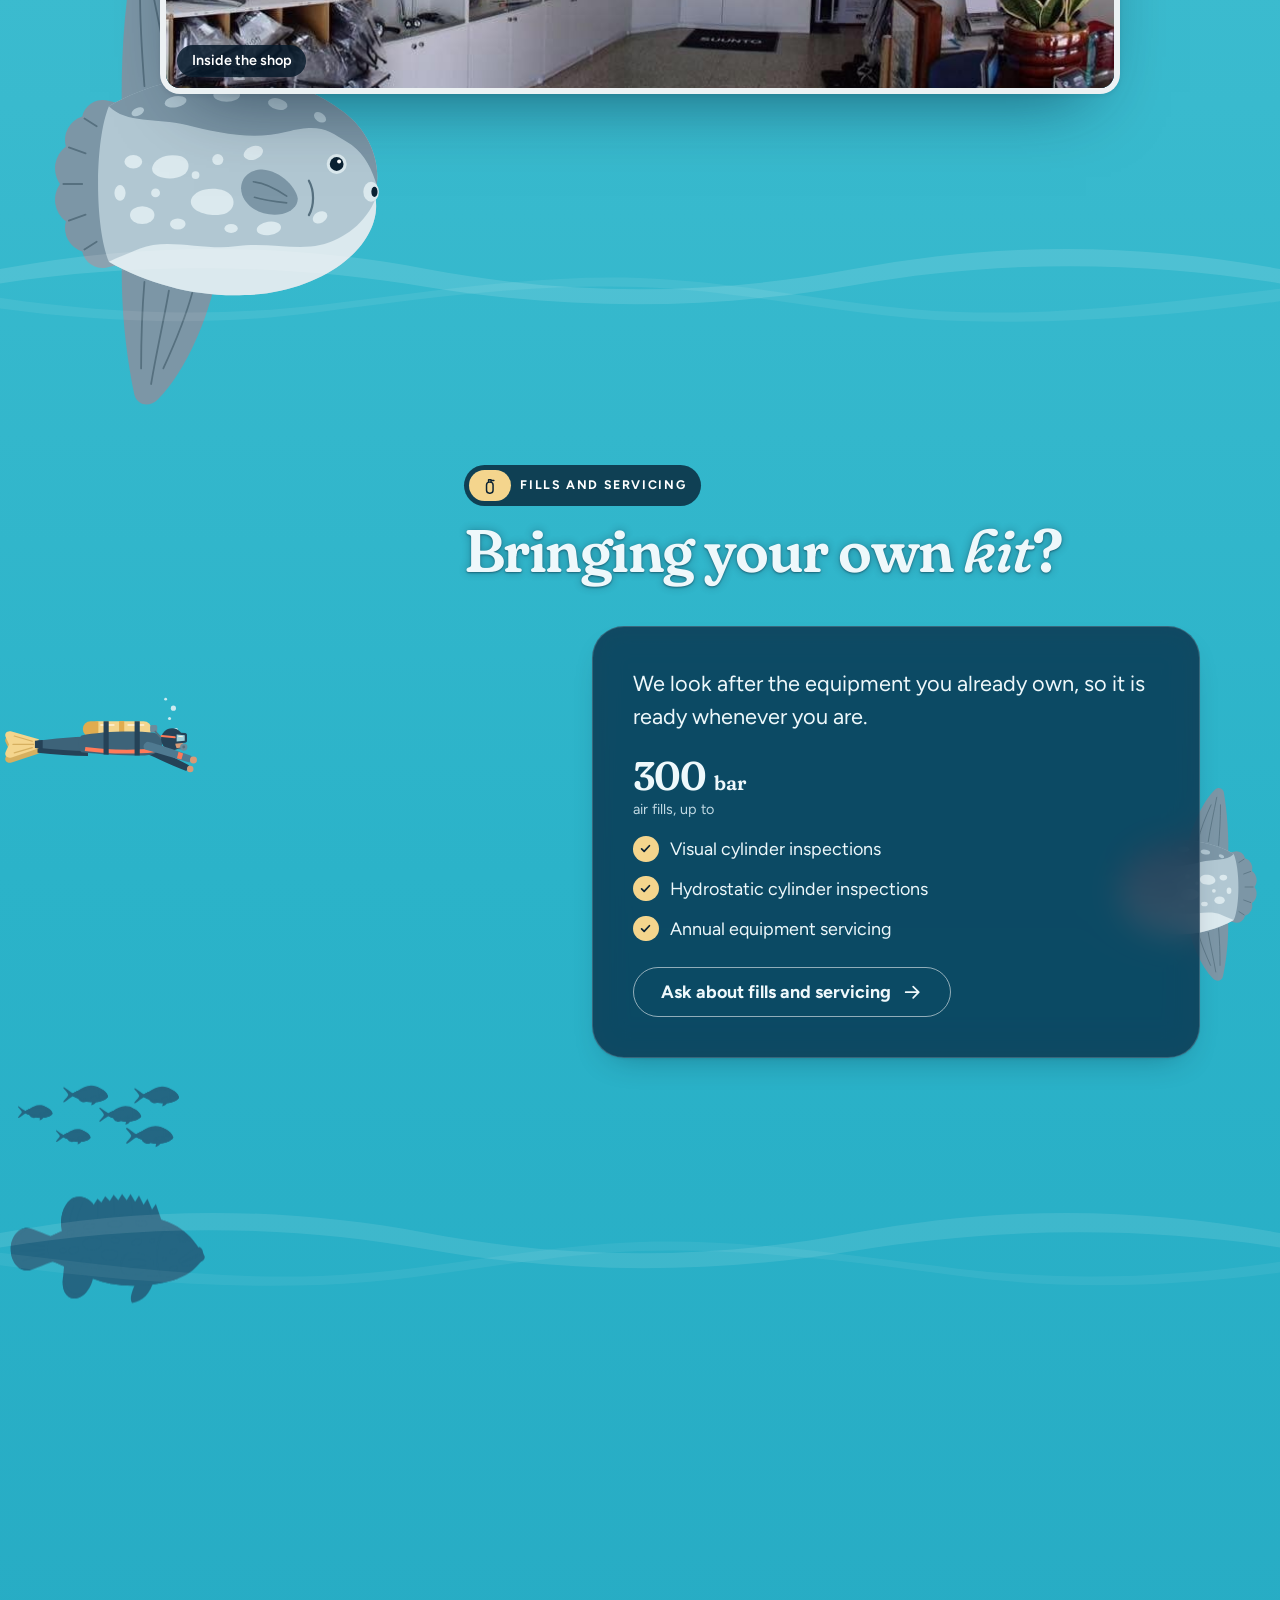
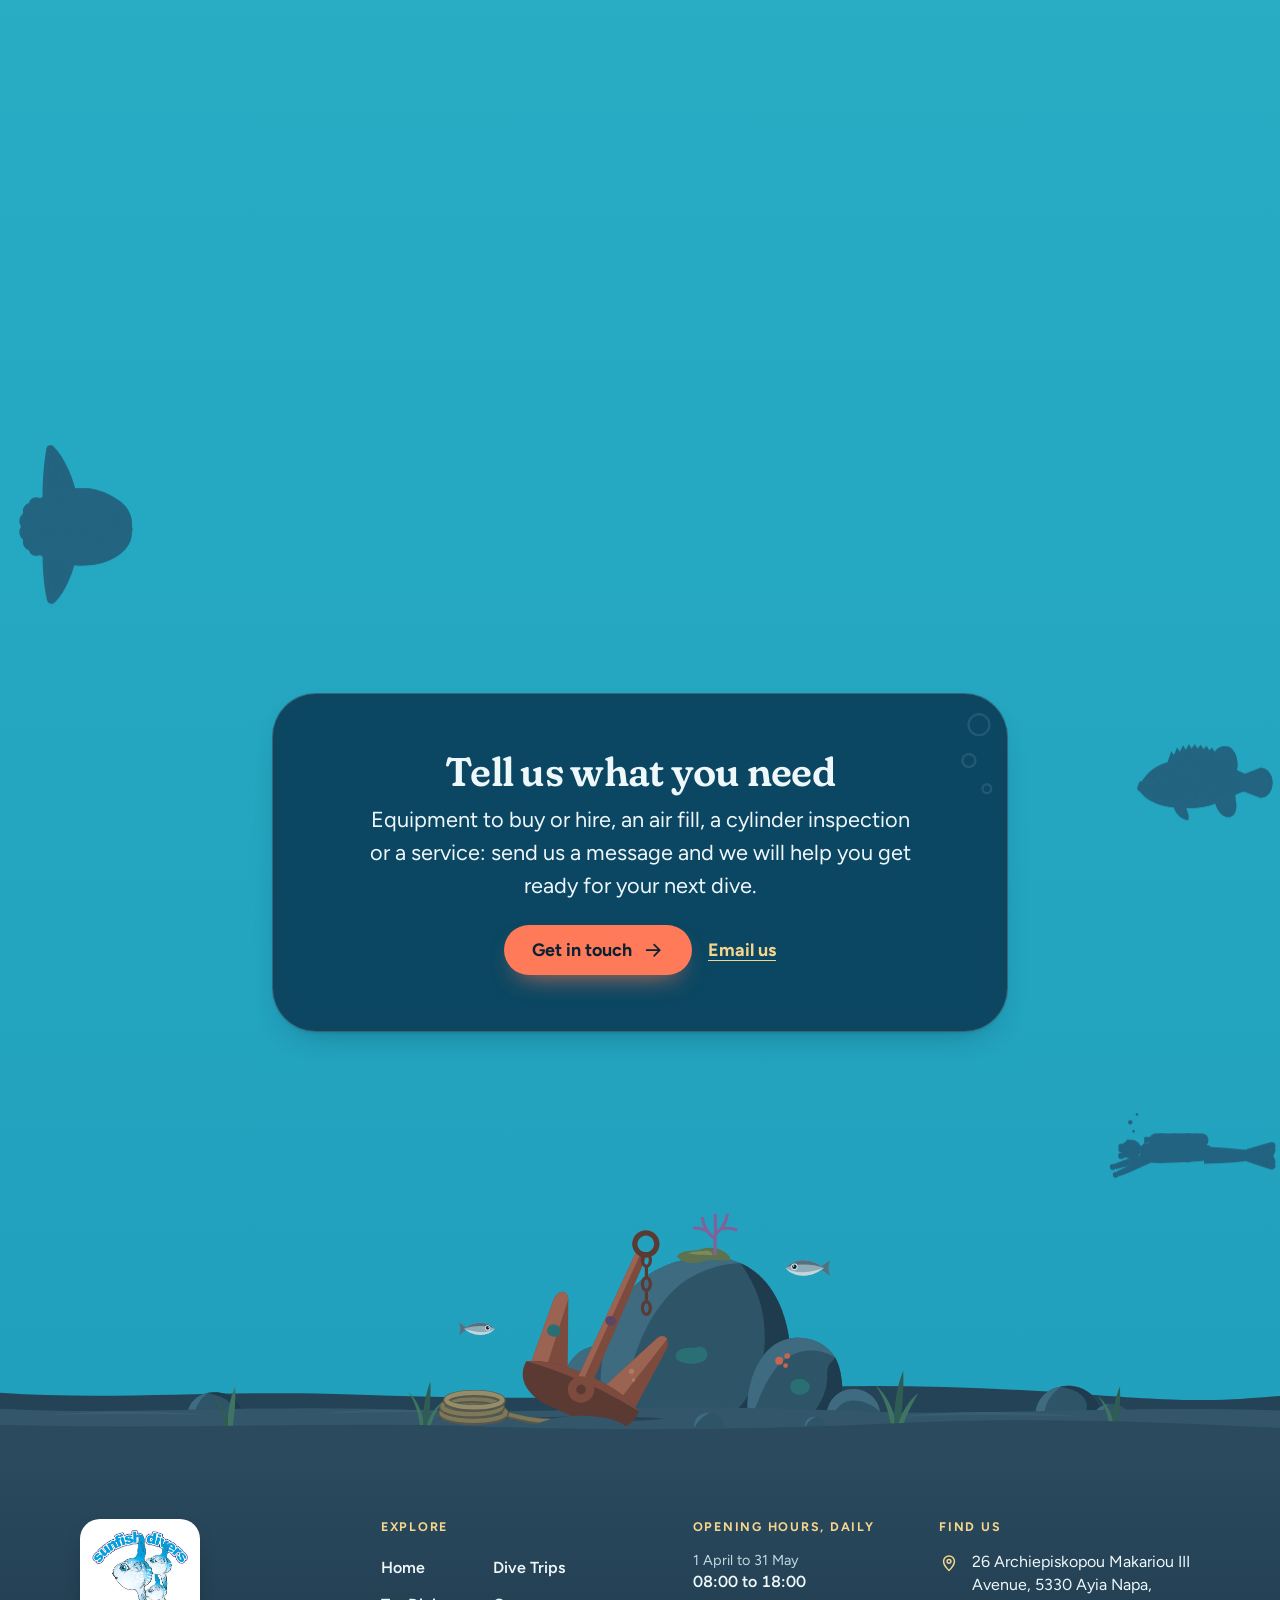
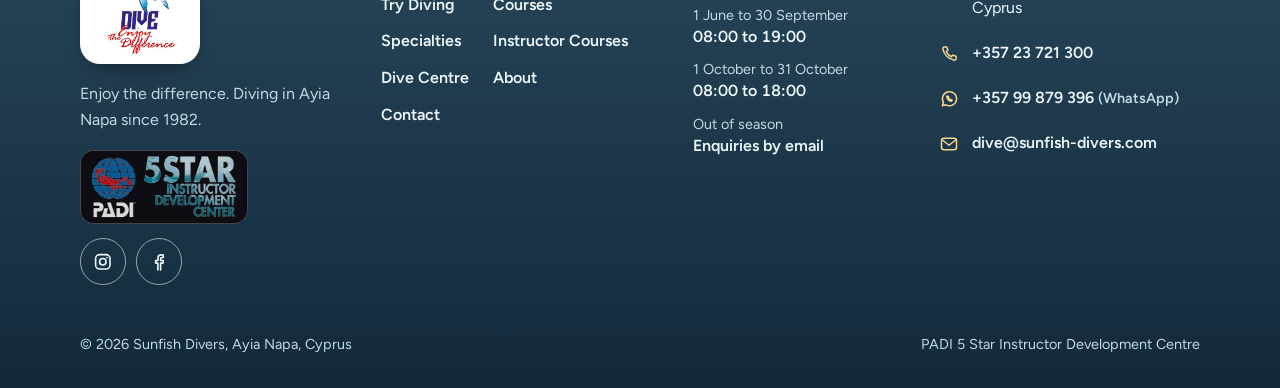
<file: dive-centre.html>
<!doctype html>
<html lang="en" class="no-js">
<head>
  <meta charset="utf-8">
  <meta name="viewport" content="width=device-width, initial-scale=1, viewport-fit=cover">
  <title>Dive Centre | Sunfish Divers, Ayia Napa</title>
  <meta name="description" content="The Sunfish Divers dive centre in Ayia Napa: snorkelling, scuba and swimming equipment from Scubapro, Mares and Seac, daily equipment hire, air fills up to 300 bar, cylinder inspections and annual servicing.">
  <meta name="theme-color" content="#7fdbe6">
  <!-- TODO: remove at launch (keeps the temporary test site out of search engines) -->
  <meta name="robots" content="noindex, nofollow">

  <meta property="og:type" content="website">
  <meta property="og:site_name" content="Sunfish Divers">
  <meta property="og:locale" content="en_GB">
  <meta property="og:title" content="Dive Centre | Sunfish Divers, Ayia Napa">
  <meta property="og:description" content="The Sunfish Divers dive centre in Ayia Napa: snorkelling, scuba and swimming equipment from Scubapro, Mares and Seac, daily equipment hire, air fills up to 300 bar, cylinder inspections and annual servicing.">
  <!-- TODO: owner to confirm the final page URLs. og:url and og:image must be full addresses on the final domain -->
  <meta property="og:url" content="https://sunfish-divers.com/dive-centre.html">
  <meta property="og:image" content="https://sunfish-divers.com/assets/img/og-sunfish-divers.jpg">
  <meta name="twitter:card" content="summary_large_image">

  <link rel="icon" href="assets/svg/favicon.svg" type="image/svg+xml">

  <script>
    /* no-js -> js, plus a failsafe: if js/ocean.js has not started after 3 s,
       show all content (.reveal-all) and use the plain in-flow header (.no-engine). */
    (function (d, w) {
      var h = d.documentElement;
      h.classList.remove('no-js');
      h.classList.add('js');
      setTimeout(function () {
        if (w.__sunfishReady) return;
        h.classList.add('reveal-all', 'no-engine');
        var n = 0, t = setInterval(function () {
          if (w.__sunfishReady || ++n > 120) {
            clearInterval(t);
            if (w.__sunfishReady) h.classList.remove('no-engine');
          }
        }, 500);
      }, 3000);
    })(document, window);
  </script>

  <link rel="preconnect" href="https://fonts.googleapis.com">
  <link rel="preconnect" href="https://fonts.gstatic.com" crossorigin>
  <link rel="stylesheet" href="https://fonts.googleapis.com/css2?family=Figtree:ital,wght@0,400..800;1,400..800&amp;family=Fraunces:ital,opsz,wght,SOFT@0,9..144,400..700,0..100;1,9..144,400..700,0..100&amp;display=swap">
  <link rel="stylesheet" href="css/styles.css">
</head>
<body data-page="dive-centre">
  <div class="ocean" id="ocean" aria-hidden="true"></div>
  <a class="skip-link" href="#main">Skip to content</a>

  <!-- ===== HEADER (identical on every page; only aria-current moves) ===== -->
  <header class="site-header" data-header>
    <div class="site-header__inner">
      <!-- Logo: the sunfish emblem of the real logo (assets/img/logo-sunfish-divers-emblem.jpg) beside the text wordmark -->
      <a class="logo" href="index.html" aria-label="Sunfish Divers, home">
        <span class="logo__tile"><img class="logo__mark" src="assets/img/logo-sunfish-divers-emblem.jpg" alt="" width="244" height="200" fetchpriority="high"></span>
        <span class="logo__text">Sunfish <em>Divers</em></span>
      </a>

      <button class="menu-toggle" type="button" data-menu-toggle aria-expanded="false" aria-controls="site-nav">
        <span class="menu-toggle__label">Menu</span>
        <span class="menu-toggle__icon" aria-hidden="true"><span></span><span></span><span></span></span>
      </button>

      <nav class="site-nav" id="site-nav" aria-label="Main">
        <div class="site-nav__inner">
          <ul class="site-nav__list">
            <li><a href="index.html">Home</a></li>
            <li><a href="dive-trips.html">Dive Trips</a></li>
            <li><a href="try-diving.html">Try Diving</a></li>
            <li><a href="courses.html">Courses</a></li>
            <li><a href="specialties.html">Specialties</a></li>
            <li><a href="instructor-courses.html">Instructor Courses</a></li>
            <li><a href="dive-centre.html" aria-current="page">Dive Centre</a></li>
            <li><a href="about.html">About</a></li>
            <li><a href="contact.html">Contact</a></li>
          </ul>
          <div class="site-nav__extra">
            <a class="btn btn--primary btn--lg" href="contact.html">Book a dive</a>
            <p class="site-nav__contact">
              <a href="tel:+35723721300"><svg class="icon" viewBox="0 0 24 24" aria-hidden="true" focusable="false"><path d="M6.6 3.5h2.7l1.4 4-2 1.6a12 12 0 0 0 6.2 6.2l1.6-2 4 1.4v2.7a2 2 0 0 1-2.2 2A17.5 17.5 0 0 1 4.6 5.7a2 2 0 0 1 2-2.2z"/></svg>+357 23 721 300</a>
              <a href="mailto:dive@sunfish-divers.com"><svg class="icon" viewBox="0 0 24 24" aria-hidden="true" focusable="false"><rect x="3" y="5" width="18" height="14" rx="3"/><path d="m4.5 7.5 7.5 6 7.5-6"/></svg>dive@sunfish-divers.com</a>
            </p>
          </div>
        </div>
      </nav>

      <a class="btn btn--primary btn--sm site-header__cta" href="contact.html">Book a dive</a>
    </div>
  </header>
  <!-- ===== /HEADER ===== -->

  <main id="main">

    <!-- Surface: page hero -->
    <div class="page-hero">
      <div class="wrap split split--wide-left">
        <div>
          <div data-tone-auto>
            <p class="depth-mark"><span class="depth-mark__m">0 m</span> Dive Centre</p>
            <h1 class="page-hero__title">Everything you need for your underwater <em>adventure</em>.</h1>
          </div>
          <div class="panel page-hero__intro reveal">
            <p class="lead">Buy it, hire it, fill it or have it serviced. Our dive centre in Ayia Napa looks after the equipment that takes you underwater.</p>
            <p>Whether you are choosing a first mask and snorkel or keeping your own dive kit in good order, this is the place to start.</p>
            <div class="cluster">
              <a class="btn btn--primary" href="contact.html">Get in touch</a>
              <a class="btn btn--ghost" href="#find-us">Find the shop</a>
            </div>
          </div>
        </div>
        <figure class="photo photo--portrait photo--arch photo--lift split__drop reveal" data-file="assets/img/dive-centre-shop-front.jpg" style="--reveal-delay: 150ms">
          <img src="assets/img/dive-centre-shop-front.jpg" alt="The Sunfish Divers shop front: the Sunfish Divers sign above windows decorated with underwater scenes" loading="eager" fetchpriority="high" width="720" height="900">
          <figcaption>The shop in Ayia Napa</figcaption>
        </figure>
      </div>
    </div>

    <div class="wave-divider" aria-hidden="true">
      <svg viewBox="0 0 1440 100" preserveAspectRatio="none" focusable="false">
        <path fill="currentColor" opacity=".2" d="M0 38c160-30 320-30 480 0s320 30 480 0 320-30 480 0v16c-160-26-320-26-480 2s-320 28-480 2-320-28-480-4z"/>
        <path fill="currentColor" opacity=".11" d="M0 70c120 18 240 22 360 8s240-34 360-30 240 34 360 38 240-12 360-26v14c-120 16-240 26-360 22s-240-34-360-38-240 12-360 28S120 98 0 82z"/>
      </svg>
    </div>

    <!-- The six services: icon feature grid, shop counter first, cylinders and servicing below -->
    <section class="section" id="services" aria-labelledby="services-title">
      <div class="wrap">
        <div class="section-head section-head--right reveal" data-tone-auto>
          <p class="depth-mark"><span class="depth-mark__m"><svg class="icon" viewBox="0 0 24 24" aria-hidden="true" focusable="false"><path d="M5.5 8h13l-1 12h-11z"/><path d="M9 8V6.5a3 3 0 0 1 6 0V8"/></svg></span> What we do</p>
          <h2 class="display" id="services-title">Buy, hire, fill and <em>service</em></h2>
        </div>

        <ul class="feature-grid feature-grid--stagger">
          <li class="panel feature reveal">
            <span class="icon-badge icon-badge--lg"><svg class="icon" viewBox="0 0 24 24" aria-hidden="true" focusable="false"><path d="M5.5 8h13l-1 12h-11z"/><path d="M9 8V6.5a3 3 0 0 1 6 0V8"/></svg></span>
            <h3 class="feature__title">Dive shop</h3>
            <p class="feature__text">Snorkelling, scuba and swimming equipment from Scubapro, Mares and Seac.</p>
          </li>
          <li class="panel feature reveal" style="--reveal-delay: 90ms">
            <span class="icon-badge icon-badge--lg icon-badge--aqua"><svg class="icon" viewBox="0 0 24 24" aria-hidden="true" focusable="false"><circle cx="8" cy="8" r="2.5"/><circle cx="16" cy="16" r="2.5"/><path d="M18 6 6 18"/></svg></span>
            <h3 class="feature__title">Tax-free sales</h3>
            <p class="feature__text">Sales are tax-free for non&#8209;EU citizens.</p>
          </li>
          <li class="panel feature reveal" style="--reveal-delay: 180ms">
            <span class="icon-badge icon-badge--lg icon-badge--coral"><svg class="icon" viewBox="0 0 24 24" aria-hidden="true" focusable="false"><path d="M4 9.5A2.5 2.5 0 0 1 6.5 7h11A2.5 2.5 0 0 1 20 9.5v3a3.5 3.5 0 0 1-3.5 3.5c-1.6 0-2.3-.8-2.9-1.9-.4-.7-.9-1.1-1.6-1.1s-1.2.4-1.6 1.1C9.8 15.2 9.1 16 7.5 16A3.5 3.5 0 0 1 4 12.5z"/><path d="M20 10.5h1.5v6"/></svg></span>
            <h3 class="feature__title">Equipment hire</h3>
            <p class="feature__text">Daily hire of snorkelling and scuba equipment.</p>
          </li>
          <li class="panel feature reveal">
            <span class="icon-badge icon-badge--lg icon-badge--coral"><svg class="icon" viewBox="0 0 24 24" aria-hidden="true" focusable="false"><path d="M4.5 17a7.5 7.5 0 0 1 15 0z"/><path d="m12 17 3.5-4.5"/></svg></span>
            <h3 class="feature__title">Air fills</h3>
            <p class="feature__text">Cylinders filled with air, up to 300 bar.</p>
          </li>
          <li class="panel feature reveal" style="--reveal-delay: 90ms">
            <span class="icon-badge icon-badge--lg"><svg class="icon" viewBox="0 0 24 24" aria-hidden="true" focusable="false"><rect x="8" y="7.5" width="8" height="13.5" rx="3.5"/><path d="M10.5 7.5V4.5h3v3M13.5 5.5H17"/></svg></span>
            <h3 class="feature__title">Cylinder inspections</h3>
            <p class="feature__text">Visual and hydrostatic inspections for your cylinders.</p>
          </li>
          <li class="panel feature reveal" style="--reveal-delay: 180ms">
            <span class="icon-badge icon-badge--lg icon-badge--aqua"><svg class="icon" viewBox="0 0 24 24" aria-hidden="true" focusable="false"><path d="M14.5 5a4.5 4.5 0 0 0-4.7 6.4L4 17.2V20h2.8l5.8-5.8A4.5 4.5 0 0 0 19 9.5L16.2 12.3 13.5 12l-.3-2.7L16 6.5A4.5 4.5 0 0 0 14.5 5z"/></svg></span>
            <h3 class="feature__title">Equipment servicing</h3>
            <p class="feature__text">Annual servicing for your equipment.</p>
          </li>
        </ul>
      </div>
    </section>

    <div class="wave-divider wave-divider--flip" aria-hidden="true">
      <svg viewBox="0 0 1440 100" preserveAspectRatio="none" focusable="false">
        <path fill="currentColor" opacity=".16" d="M0 38c160-30 320-30 480 0s320 30 480 0 320-30 480 0v16c-160-26-320-26-480 2s-320 28-480 2-320-28-480-4z"/>
        <path fill="currentColor" opacity=".09" d="M0 70c120 18 240 22 360 8s240-34 360-30 240 34 360 38 240-12 360-26v14c-120 16-240 26-360 22s-240-34-360-38-240 12-360 28S120 98 0 82z"/>
      </svg>
    </div>

    <!-- In the shop: buy or hire -->
    <section class="section" aria-labelledby="shop-title">
      <div class="wrap split split--wide-left">
        <div>
          <div class="section-head reveal" data-tone-auto>
            <p class="depth-mark"><span class="depth-mark__m"><svg class="icon" viewBox="0 0 24 24" aria-hidden="true" focusable="false"><path d="M4 9.5A2.5 2.5 0 0 1 6.5 7h11A2.5 2.5 0 0 1 20 9.5v3a3.5 3.5 0 0 1-3.5 3.5c-1.6 0-2.3-.8-2.9-1.9-.4-.7-.9-1.1-1.6-1.1s-1.2.4-1.6 1.1C9.8 15.2 9.1 16 7.5 16A3.5 3.5 0 0 1 4 12.5z"/><path d="M20 10.5h1.5v6"/></svg></span> In the shop</p>
            <h2 class="display" id="shop-title">Travelling <em>light</em>?</h2>
          </div>
          <div class="panel reveal">
            <p class="lead">Hire what you need for the day, or buy something that will last you for years.</p>
            <p>The shop stocks snorkelling, scuba and swimming equipment from names you can rely on, and snorkelling and scuba equipment is available to hire daily.</p>
            <ul class="tags" aria-label="Brands we stock">
              <li class="tag">Scubapro</li>
              <li class="tag">Mares</li>
              <li class="tag">Seac</li>
            </ul>
            <p>Taking your new kit home with you? Sales are tax-free for non&#8209;EU citizens.</p>
            <!-- TODO: owner to add what is available to hire and to buy, and how tax-free sales work (for example which documents to bring) -->
            <a class="btn btn--ghost" href="contact.html">Ask about equipment <svg class="icon" viewBox="0 0 24 24" aria-hidden="true" focusable="false"><path d="M5 12h14M13 6l6 6-6 6"/></svg></a>
          </div>
        </div>
        <figure class="photo photo--pano photo--print reveal" data-file="assets/img/dive-centre-shop-interior.jpg" style="--reveal-delay: 120ms; --photo-pos: 20% 50%">
          <img src="assets/img/dive-centre-shop-interior.jpg" alt="Inside the shop: fins, masks, snorkels and other equipment on white shelves and in glass cabinets, with wetsuits hanging by the counter" loading="lazy" decoding="async" width="960" height="325">
          <figcaption>Inside the shop</figcaption>
        </figure>
      </div>
    </section>

    <div class="wave-divider" aria-hidden="true">
      <svg viewBox="0 0 1440 100" preserveAspectRatio="none" focusable="false">
        <path fill="currentColor" opacity=".12" d="M0 38c160-30 320-30 480 0s320 30 480 0 320-30 480 0v16c-160-26-320-26-480 2s-320 28-480 2-320-28-480-4z"/>
        <path fill="currentColor" opacity=".07" d="M0 70c120 18 240 22 360 8s240-34 360-30 240 34 360 38 240-12 360-26v14c-120 16-240 26-360 22s-240-34-360-38-240 12-360 28S120 98 0 82z"/>
      </svg>
    </div>

    <!-- Your own kit: air fills, cylinder inspections, servicing -->
    <section class="section" aria-labelledby="care-title">
      <div class="wrap">
        <div class="section-head section-head--right reveal" data-tone-auto>
          <p class="depth-mark"><span class="depth-mark__m"><svg class="icon" viewBox="0 0 24 24" aria-hidden="true" focusable="false"><rect x="8" y="7.5" width="8" height="13.5" rx="3.5"/><path d="M10.5 7.5V4.5h3v3M13.5 5.5H17"/></svg></span> Fills and servicing</p>
          <h2 class="display" id="care-title">Bringing your own <em>kit</em>?</h2>
        </div>
        <div class="panel panel--right reveal">
          <p class="lead">We look after the equipment you already own, so it is ready whenever you are.</p>
          <ul class="facts">
            <li><span class="facts__value">300 <small>bar</small></span><span class="facts__label">air fills, up to</span></li>
          </ul>
          <ul class="checklist">
            <li>Visual cylinder inspections</li>
            <li>Hydrostatic cylinder inspections</li>
            <li>Annual equipment servicing</li>
          </ul>
          <!-- TODO: owner to add which equipment is serviced, cylinder inspection details and usual turnaround times -->
          <a class="btn btn--ghost" href="contact.html">Ask about fills and servicing <svg class="icon" viewBox="0 0 24 24" aria-hidden="true" focusable="false"><path d="M5 12h14M13 6l6 6-6 6"/></svg></a>
        </div>
      </div>
    </section>

    <div class="wave-divider wave-divider--flip" aria-hidden="true">
      <svg viewBox="0 0 1440 100" preserveAspectRatio="none" focusable="false">
        <path fill="currentColor" opacity=".1" d="M0 38c160-30 320-30 480 0s320 30 480 0 320-30 480 0v16c-160-26-320-26-480 2s-320 28-480 2-320-28-480-4z"/>
        <path fill="currentColor" opacity=".06" d="M0 70c120 18 240 22 360 8s240-34 360-30 240 34 360 38 240-12 360-26v14c-120 16-240 26-360 22s-240-34-360-38-240 12-360 28S120 98 0 82z"/>
      </svg>
    </div>

    <!-- Where to find the shop: address and opening hours -->
    <section class="section" id="find-us" aria-labelledby="find-title">
      <div class="wrap">
        <div class="section-head reveal" data-tone-auto>
          <p class="depth-mark"><span class="depth-mark__m"><svg class="icon" viewBox="0 0 24 24" aria-hidden="true" focusable="false"><path d="M12 21s-6.5-6-6.5-11a6.5 6.5 0 0 1 13 0c0 5-6.5 11-6.5 11z"/><circle cx="12" cy="10" r="2.3"/></svg></span> Where to find the shop</p>
          <h2 class="display" id="find-title">Call in and see <em>us</em></h2>
        </div>

        <div class="split split--wide-left">
          <div class="panel reveal">
            <p class="eyebrow">Address</p>
            <h3>Sunfish Divers, Ayia Napa</h3>
            <ul class="contact-list">
              <li>
                <span class="icon-badge icon-badge--sm"><svg class="icon" viewBox="0 0 24 24" aria-hidden="true" focusable="false"><path d="M12 21s-6.5-6-6.5-11a6.5 6.5 0 0 1 13 0c0 5-6.5 11-6.5 11z"/><circle cx="12" cy="10" r="2.3"/></svg></span>
                <span><span class="contact-list__label">Find us at</span><span class="contact-list__value">26 Archiepiskopou Makariou III Avenue, 5330 Ayia Napa, Cyprus</span></span>
              </li>
            </ul>
            <p>You will find a map, our phone number and an enquiry form on the contact page.</p>
            <a class="btn btn--secondary" href="contact.html">Map and contact details <svg class="icon" viewBox="0 0 24 24" aria-hidden="true" focusable="false"><path d="M5 12h14M13 6l6 6-6 6"/></svg></a>
          </div>

          <div class="panel split__drop reveal" style="--reveal-delay: 100ms">
            <p class="eyebrow">Open daily in season</p>
            <h3>Opening hours</h3>
            <ul class="hours">
              <li><span class="hours__season">1 April to 31 May</span><span class="hours__time">08:00 to 18:00</span></li>
              <li><span class="hours__season">1 June to 30 September</span><span class="hours__time">08:00 to 19:00</span></li>
              <li><span class="hours__season">1 October to 31 October</span><span class="hours__time">08:00 to 18:00</span></li>
            </ul>
            <p class="note">Out of season we answer enquiries by email: <a href="mailto:dive@sunfish-divers.com">dive@sunfish-divers.com</a></p>
          </div>
        </div>
      </div>
    </section>

    <!-- Closing call to action -->
    <section class="section section--flush-top" aria-labelledby="cta-title">
      <div class="wrap">
        <div class="panel cta-card reveal" data-bar-hide>
          <h2 class="cta-card__title" id="cta-title">Tell us what you need</h2>
          <p class="lead">Equipment to buy or hire, an air fill, a cylinder inspection or a service: send us a message and we will help you get ready for your next dive.</p>
          <div class="cluster">
            <a class="btn btn--primary" href="contact.html">Get in touch <svg class="icon" viewBox="0 0 24 24" aria-hidden="true" focusable="false"><path d="M5 12h14M13 6l6 6-6 6"/></svg></a>
            <a class="text-link" href="mailto:dive@sunfish-divers.com">Email us</a>
          </div>
        </div>
      </div>
    </section>

    <!-- Seabed vignette: inline SVG, filled by the embed tool. Do not edit between the markers. -->
    <div class="seabed" aria-hidden="true"><!-- SEABED:BEGIN seabed-dive-centre -->
<svg xmlns="http://www.w3.org/2000/svg" viewBox="0 0 1600 360" preserveAspectRatio="xMidYMax slice" aria-hidden="true" focusable="false"><defs><g id="seabed-dive-centre-fish"><path fill="#56707f" d="M-14 0L-28 -10C-25 -4 -25 4 -28 10Z"/><path fill="#8fabb8" d="M28 0C20 -10 4 -12 -8 -7C-13 -5 -17 -2 -20 0C-17 2 -13 5 -8 7C4 12 20 10 28 0Z"/><path fill="#56707f" d="M28 0C20 -10 4 -12 -8 -7C-13 -5 -17 -2 -20 0C-10 -4 2 -5 12 -4S24 -2 28 0Z"/><path fill="#c3d6de" d="M-20 0C-17 2 -13 5 -8 7C4 12 20 10 28 0C22 4 12 6 2 5S-14 2 -20 0Z"/><circle cx="17" cy="-1.5" r="4" fill="#dbe9ee"/><circle cx="17" cy="-1.5" r="2.8" fill="#0b2233"/><circle cx="18" cy="-2.5" r=".8" fill="#fff"/></g></defs><path fill="#244356" d="M0 276C140 286 280 272 440 278S760 284 900 274S1200 266 1360 278S1540 284 1600 280V360H0Z"/><path fill="#2e5468" d="M236 314C230 298 240 280 260 276C282 272 300 284 304 300L304 314Z"/><path fill="#3f6b80" d="M236 314C230 298 240 280 260 276C252 282 246 290 244 300S240 310 236 314Z"/><path fill="#1f3c4f" d="M260 276C282 272 300 284 304 300L304 314L276 314C288 308 292 298 288 290S272 280 260 276Z"/><path fill="#2e5468" d="M1296 314C1290 294 1302 272 1326 268C1350 264 1372 278 1376 298L1376 314Z"/><path fill="#3f6b80" d="M1296 314C1290 294 1302 272 1326 268C1316 276 1308 286 1306 298S1300 310 1296 314Z"/><path fill="#1f3c4f" d="M1326 268C1350 264 1372 278 1376 298L1376 314L1344 314C1358 306 1362 294 1356 284S1340 272 1326 268Z"/><path fill="#2e5468" d="M1366 314C1364 302 1372 292 1386 290C1400 288 1412 298 1414 310L1414 314Z"/><path fill="#3f6b80" d="M1366 314C1364 302 1372 292 1386 290C1380 296 1374 304 1366 314Z"/><path fill="#2e5468" d="M700 312C694 280 702 240 726 224C748 210 778 218 790 240C798 258 798 290 796 312Z"/><path fill="#3f6b80" d="M700 312C694 280 702 240 726 224C748 210 778 218 790 240C774 230 752 230 736 242S710 280 706 296S702 306 700 312Z"/><path fill="#2e5468" d="M756 312C744 262 752 190 790 146C820 112 880 96 926 114C968 132 990 186 988 240C987 270 982 296 976 312Z"/><path fill="#3f6b80" d="M756 312C744 262 752 190 790 146C820 112 880 96 926 114C898 114 862 126 838 152S800 206 788 248S766 296 756 312Z"/><path fill="#1f3c4f" d="M926 114C968 132 990 186 988 240C987 270 982 296 976 312L904 312C936 290 956 250 956 208S944 142 926 114Z"/><path fill="#2e5468" d="M936 312C930 280 940 236 968 216C992 200 1028 206 1044 232C1056 254 1054 290 1050 312Z"/><path fill="#3f6b80" d="M936 312C930 280 940 236 968 216C992 200 1028 206 1044 232C1026 220 1002 220 984 232S954 270 946 290S938 306 936 312Z"/><path fill="#1f3c4f" d="M1044 232C1056 254 1054 290 1050 312L1006 312C1024 296 1034 276 1034 256S1040 240 1044 232Z"/><path fill="#2e5468" d="M1034 314C1030 296 1040 276 1060 272C1080 268 1098 282 1100 300L1100 314Z"/><path fill="#3f6b80" d="M1034 314C1030 296 1040 276 1060 272C1080 268 1098 282 1100 300C1090 290 1076 284 1062 286S1042 302 1034 314Z"/><path fill="#5d7350" d="M846 106C852 96 868 100 878 96C892 92 910 98 914 110C902 112 890 108 878 112S854 114 846 106Z"/><path fill="#7a8c5a" d="M860 102C866 98 876 100 882 98C888 98 892 102 890 104C882 104 872 104 860 102Z"/><path fill="#2a6f73" d="M846 226C852 216 866 222 874 218C884 218 888 230 880 236C870 242 852 240 846 234C844 230 844 228 846 226ZM990 262C996 256 1008 258 1012 266C1014 274 1004 280 996 278C988 276 986 268 990 262Z"/><circle cx="974" cy="236" r="5" fill="#c9644f"/><circle cx="984" cy="230" r="3.5" fill="#c9644f"/><circle cx="982" cy="242" r="3" fill="#c9644f"/><g class="sf-sway" style="transform-origin:894px 100px;--sf-amp:4deg;--sf-dur:5s"><path fill="none" stroke="#84609a" stroke-width="4" stroke-linecap="round" stroke-linejoin="round" d="M894 102C893 88 895 74 894 54M894 84C886 78 880 70 878 58M894 78C901 72 907 66 909 54M885 75C881 72 875 70 868 70M902 71C907 70 913 70 920 72"/></g><path fill="#33566a" d="M0 296C150 304 300 292 460 296C580 300 660 300 760 296C860 292 1000 296 1100 300C1240 304 1400 292 1600 298V360H0Z"/><path fill="#3a5d70" d="M60 304C120 298 200 298 260 304C200 302 120 302 60 304ZM400 302C450 296 520 296 560 300C520 300 450 300 400 302ZM1120 306C1190 298 1280 298 1350 306C1280 303 1190 303 1120 306Z"/><path fill="#244356" d="M640 310C680 304 780 304 830 308C780 314 680 314 640 310ZM548 308C570 304 620 304 640 308C620 312 570 312 548 308Z"/><g fill="none" stroke-linecap="round"><path stroke="#57574a" stroke-width="8" d="M628 302C650 308 672 314 704 312"/><path stroke="#7d785a" stroke-width="5" d="M628 301C650 307 672 313 704 311"/><ellipse cx="592" cy="302" rx="40" ry="10" stroke="#57574a" stroke-width="9"/><ellipse cx="592" cy="301" rx="40" ry="10" stroke="#7d785a" stroke-width="5.5"/><ellipse cx="590" cy="294" rx="37" ry="9.5" stroke="#57574a" stroke-width="9"/><ellipse cx="590" cy="293" rx="37" ry="9.5" stroke="#7d785a" stroke-width="5.5"/><ellipse cx="593" cy="286" rx="35" ry="9" stroke="#57574a" stroke-width="9"/><ellipse cx="593" cy="285" rx="35" ry="9" stroke="#938d6a" stroke-width="5.5"/></g><g transform="translate(712 304) rotate(24) scale(1.1)"><path fill="#7d4a3e" d="M-64 -30L-70 -112C-71 -124 -61 -131 -55 -120L-22 -44ZM64 -30L70 -112C71 -124 61 -131 55 -120L22 -44Z"/><path fill="#9a6352" d="M-64 -30L-70 -112C-71 -124 -61 -131 -55 -120L-46 -36ZM22 -44L55 -120C58 -126 62 -127 66 -124L44 -36Z"/><path fill="#5c3a34" d="M-70 -36C-72 -12 -50 0 -24 0L24 0C50 0 72 -12 70 -36C52 -46 30 -50 0 -50C-30 -50 -52 -46 -70 -36Z"/><path fill="#7d4a3e" d="M-70 -36C-52 -46 -30 -50 0 -50C30 -50 52 -46 70 -36C48 -39 26 -41 0 -41S-48 -39 -70 -36Z"/><path fill="#7d4a3e" d="M-9 -34L-6.5 -196C-6.5 -203 6.5 -203 6.5 -196L9 -34Z"/><path fill="#9a6352" d="M-9 -34L-6.5 -196C-6.5 -200 -4 -202 -1 -202L-2 -34Z"/><circle cx="0" cy="-32" r="15" fill="#7d4a3e"/><circle cx="0" cy="-32" r="5.5" fill="#5c3a34"/><circle cx="0" cy="-213" r="12.5" fill="none" stroke="#5c3a34" stroke-width="6"/><path fill="#2a6f73" d="M-62 -84C-58 -90 -50 -88 -48 -82C-46 -76 -54 -72 -59 -74C-63 -76 -64 -80 -62 -84Z"/><path fill="#5a4468" d="M-6 -120C-3 -124 4 -123 5 -118C6 -113 0 -110 -4 -112C-7 -114 -8 -117 -6 -120Z"/><circle cx="44" cy="-74" r="3" fill="#b07a66"/><circle cx="50" cy="-66" r="2" fill="#b07a66"/></g><g class="sf-sway" style="transform-origin:808px 100px;--sf-amp:4deg;--sf-dur:4.6s"><g fill="none" stroke="#5c3a34" stroke-width="4" stroke-linecap="round"><ellipse cx="808" cy="110" rx="5" ry="8"/><path d="M808 118L808 132"/><ellipse cx="808" cy="140" rx="5" ry="8"/><path d="M808 148L808 162"/><ellipse cx="808" cy="170" rx="5" ry="8"/></g></g><path fill="#33566a" d="M650 330C672 306 716 301 754 307C772 310 786 318 796 330Z"/><path fill="#2e5468" d="M868 320C866 308 876 300 888 301C900 302 906 310 905 320ZM1006 320C1005 310 1012 305 1020 306C1028 307 1032 312 1031 320Z"/><path fill="#3f6b80" d="M868 320C866 308 876 300 888 301C880 304 873 310 868 320ZM1006 320C1005 310 1012 305 1020 306C1015 308 1010 312 1006 320Z"/><g transform="translate(1120 318)" fill="#3f7462"><path class="sf-sway" style="transform-origin:0 0;--sf-delay:-1.4s" d="M-6 0C-9 -20 -16 -38 -26 -52C-12 -40 -3 -22 1 0Z"/><path class="sf-sway" style="transform-origin:0 0;--sf-delay:-.3s" fill="#2f5d55" d="M-2 0C-3 -26 1 -50 9 -70C10 -48 8 -24 5 0Z"/><path class="sf-sway" style="transform-origin:0 0;--sf-delay:-2.6s" d="M2 0C7 -18 16 -32 28 -42C20 -28 13 -14 8 0Z"/><path class="sf-sway" style="transform-origin:0 0;--sf-delay:-3.3s" fill="#2f5d55" d="M-8 0C-14 -12 -22 -22 -34 -28C-22 -22 -12 -12 -4 0Z"/></g><g transform="translate(530 318)" fill="#3f7462"><path class="sf-sway" style="transform-origin:0 0;--sf-delay:-2.2s" d="M-5 0C-7 -18 -12 -32 -20 -44C-9 -34 -2 -18 1 0Z"/><path class="sf-sway" style="transform-origin:0 0;--sf-delay:-.9s" fill="#2f5d55" d="M-1 0C-2 -22 2 -40 8 -56C9 -38 7 -18 5 0Z"/><path class="sf-sway" style="transform-origin:0 0;--sf-delay:-3s" d="M3 0C7 -14 14 -24 22 -30C16 -20 11 -10 8 0Z"/></g><g transform="translate(286 318)" fill="#3f7462"><path class="sf-sway" style="transform-origin:0 0;--sf-delay:-.5s" fill="#2f5d55" d="M-5 0C-7 -16 -12 -28 -20 -38C-9 -30 -2 -16 1 0Z"/><path class="sf-sway" style="transform-origin:0 0;--sf-delay:-1.9s" d="M-1 0C-2 -20 2 -36 8 -50C9 -34 7 -16 5 0Z"/></g><g transform="translate(1392 318)" fill="#3f7462"><path class="sf-sway" style="transform-origin:0 0;--sf-delay:-2.5s" d="M-5 0C-7 -16 -12 -28 -20 -38C-9 -30 -2 -16 1 0Z"/><path class="sf-sway" style="transform-origin:0 0;--sf-delay:-1.2s" fill="#2f5d55" d="M-1 0C-2 -20 2 -36 8 -50C9 -34 7 -16 5 0Z"/></g><g transform="translate(1010 120) scale(-1 1)"><use href="#seabed-dive-centre-fish" class="sf-drift" style="--sf-dx:36px;--sf-dy:8px;--sf-dur:10s"/></g><g transform="translate(596 196) scale(.8)"><use href="#seabed-dive-centre-fish" class="sf-drift" style="--sf-dx:30px;--sf-dy:-8px;--sf-dur:12s;--sf-delay:-5s"/></g><path fill="#2b4a5e" d="M0 316C200 322 400 312 600 318S940 322 1120 314S1440 312 1600 320V360H0Z"/></svg>
<!-- SEABED:END --></div>
  </main>

  <!-- ===== FOOTER (identical on every page) ===== -->
  <footer class="site-footer">
    <div class="wrap">
      <div class="site-footer__grid">
        <div class="site-footer__brand">
          <!-- Logo: the real Sunfish Divers logo (assets/img/logo-sunfish-divers.jpg) -->
          <a class="logo logo--full" href="index.html" aria-label="Sunfish Divers, home">
            <img src="assets/img/logo-sunfish-divers.jpg" alt="" loading="lazy" decoding="async" width="395" height="500">
          </a>
          <p class="site-footer__tagline">Enjoy the difference. Diving in Ayia Napa since 1982.</p>
          <!-- PADI badge: the official badge image from the live site (assets/img/padi-5-star-idc-badge.jpg) -->
          <div class="site-footer__marks">
            <img class="padi-badge" src="assets/img/padi-5-star-idc-badge.jpg" alt="PADI 5 Star Instructor Development Centre" loading="lazy" decoding="async" width="488" height="211">
            <ul class="social">
              <li><a href="https://www.instagram.com/sunfishdivers/" target="_blank" rel="noopener" aria-label="Sunfish Divers on Instagram"><svg class="icon" viewBox="0 0 24 24" aria-hidden="true" focusable="false"><rect x="4" y="4" width="16" height="16" rx="4.5"/><circle cx="12" cy="12" r="3.6"/><path d="M16.6 7.4h.01"/></svg></a></li>
              <li><a href="https://www.facebook.com/sunfishdivers/" target="_blank" rel="noopener" aria-label="Sunfish Divers on Facebook"><svg class="icon" viewBox="0 0 24 24" aria-hidden="true" focusable="false"><path d="M14 21v-7.5h2.6l.4-3H14V8.8c0-1 .5-1.6 1.8-1.6H17V4.5c-.6-.1-1.4-.2-2.3-.2-2.3 0-3.7 1.4-3.7 3.9v2.3H8.5v3H11V21"/></svg></a></li>
            </ul>
          </div>
        </div>

        <nav aria-label="Footer">
          <h2 class="site-footer__title">Explore</h2>
          <ul class="site-footer__links">
            <li><a href="index.html">Home</a></li>
            <li><a href="dive-trips.html">Dive Trips</a></li>
            <li><a href="try-diving.html">Try Diving</a></li>
            <li><a href="courses.html">Courses</a></li>
            <li><a href="specialties.html">Specialties</a></li>
            <li><a href="instructor-courses.html">Instructor Courses</a></li>
            <li><a href="dive-centre.html">Dive Centre</a></li>
            <li><a href="about.html">About</a></li>
            <li><a href="contact.html">Contact</a></li>
          </ul>
        </nav>

        <div>
          <h2 class="site-footer__title">Opening hours, daily</h2>
          <ul class="site-footer__hours">
            <li><span>1 April to 31 May</span><span>08:00 to 18:00</span></li>
            <li><span>1 June to 30 September</span><span>08:00 to 19:00</span></li>
            <li><span>1 October to 31 October</span><span>08:00 to 18:00</span></li>
            <li><span>Out of season</span><span>Enquiries by email</span></li>
          </ul>
        </div>

        <div>
          <h2 class="site-footer__title">Find us</h2>
          <ul class="site-footer__contact">
            <li><svg class="icon" viewBox="0 0 24 24" aria-hidden="true" focusable="false"><path d="M12 21s-6.5-6-6.5-11a6.5 6.5 0 0 1 13 0c0 5-6.5 11-6.5 11z"/><circle cx="12" cy="10" r="2.3"/></svg><span>26 Archiepiskopou Makariou III Avenue, 5330 Ayia Napa, Cyprus</span></li>
            <li><svg class="icon" viewBox="0 0 24 24" aria-hidden="true" focusable="false"><path d="M6.6 3.5h2.7l1.4 4-2 1.6a12 12 0 0 0 6.2 6.2l1.6-2 4 1.4v2.7a2 2 0 0 1-2.2 2A17.5 17.5 0 0 1 4.6 5.7a2 2 0 0 1 2-2.2z"/></svg><a href="tel:+35723721300">+357 23 721 300</a></li>
            <!-- TODO: owner to confirm number -->
            <li><svg class="icon" viewBox="0 0 24 24" aria-hidden="true" focusable="false"><path d="M4 20l1.3-4A8.5 8.5 0 1 1 8.3 19z"/><path d="M9.3 8.7c-.3 2.7 2.5 5.7 5.5 6l1-1.2-1.6-1.1-.9.6c-.8-.4-1.5-1.1-1.9-1.9l.6-.9-1.1-1.6z"/></svg><a href="https://wa.me/35799879396" target="_blank" rel="noopener">+357 99 879 396 <span class="note">(WhatsApp)</span></a></li>
            <li><svg class="icon" viewBox="0 0 24 24" aria-hidden="true" focusable="false"><rect x="3" y="5" width="18" height="14" rx="3"/><path d="m4.5 7.5 7.5 6 7.5-6"/></svg><a href="mailto:dive@sunfish-divers.com">dive@sunfish-divers.com</a></li>
          </ul>
        </div>
      </div>

      <div class="site-footer__base">
        <p>&copy; <span data-year>2026</span> Sunfish Divers, Ayia Napa, Cyprus</p>
        <p>PADI 5 Star Instructor Development Centre</p>
      </div>
    </div>
  </footer>
  <!-- ===== /FOOTER ===== -->

  <!-- ===== MOBILE ACTION BAR (phones only, identical on every page). To remove it: delete this block from all nine pages, and section 19 of css/styles.css ===== -->
  <nav class="action-bar" data-action-bar aria-label="Quick contact">
    <a class="action-bar__item" href="tel:+35723721300"><svg class="icon" viewBox="0 0 24 24" aria-hidden="true" focusable="false"><path d="M6.6 3.5h2.7l1.4 4-2 1.6a12 12 0 0 0 6.2 6.2l1.6-2 4 1.4v2.7a2 2 0 0 1-2.2 2A17.5 17.5 0 0 1 4.6 5.7a2 2 0 0 1 2-2.2z"/></svg><span>Call</span></a>
    <!-- TODO: owner to confirm number -->
    <a class="action-bar__item" href="https://wa.me/35799879396" target="_blank" rel="noopener"><svg class="icon" viewBox="0 0 24 24" aria-hidden="true" focusable="false"><path d="M4 20l1.3-4A8.5 8.5 0 1 1 8.3 19z"/><path d="M9.3 8.7c-.3 2.7 2.5 5.7 5.5 6l1-1.2-1.6-1.1-.9.6c-.8-.4-1.5-1.1-1.9-1.9l.6-.9-1.1-1.6z"/></svg><span>WhatsApp</span></a>
    <a class="action-bar__item action-bar__item--book" href="contact.html#enquiry"><svg class="icon" viewBox="0 0 24 24" aria-hidden="true" focusable="false"><rect x="4" y="5.5" width="16" height="14.5" rx="3"/><path d="M8 3.5v4M16 3.5v4M4 10.5h16"/><path d="m9.2 15.3 2 2 3.8-4"/></svg><span>Book a dive</span></a>
  </nav>
  <!-- ===== /MOBILE ACTION BAR ===== -->

  <script src="js/ocean.js" defer></script>
</body>
</html>
</file>
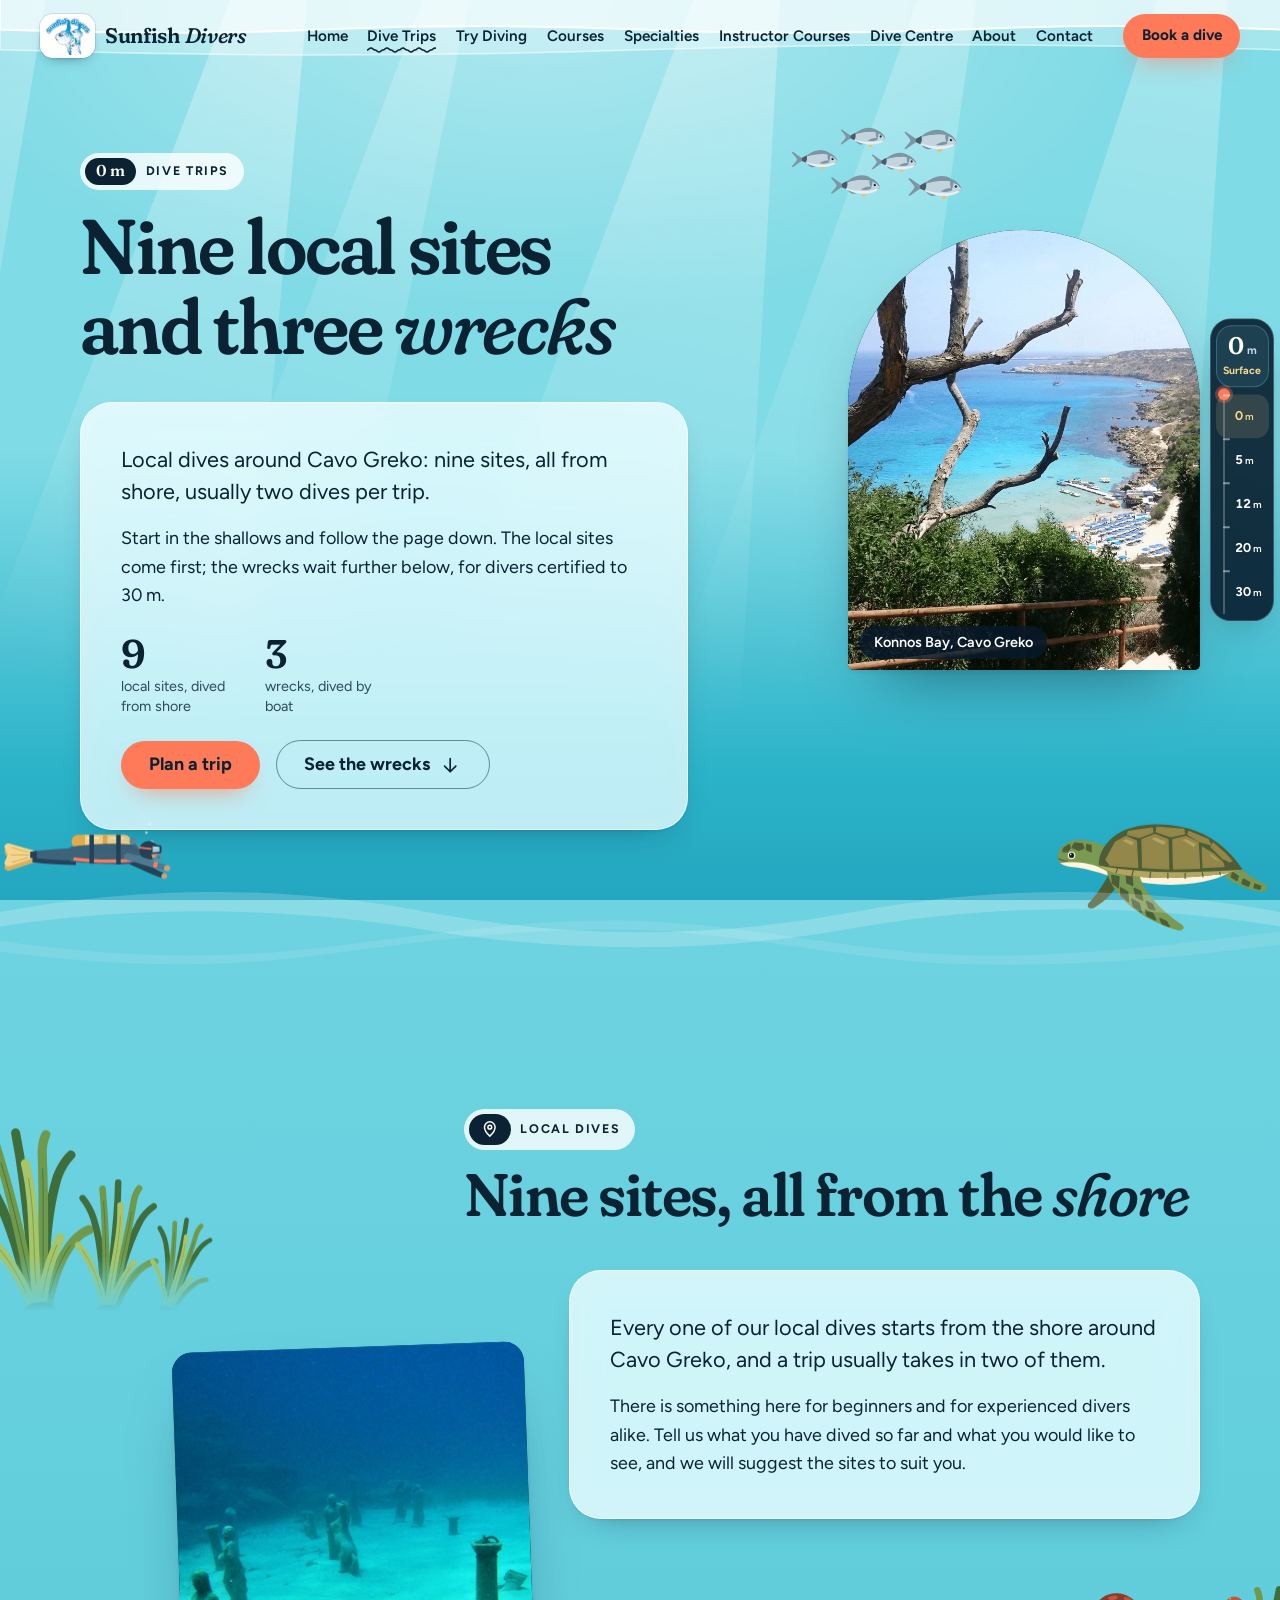
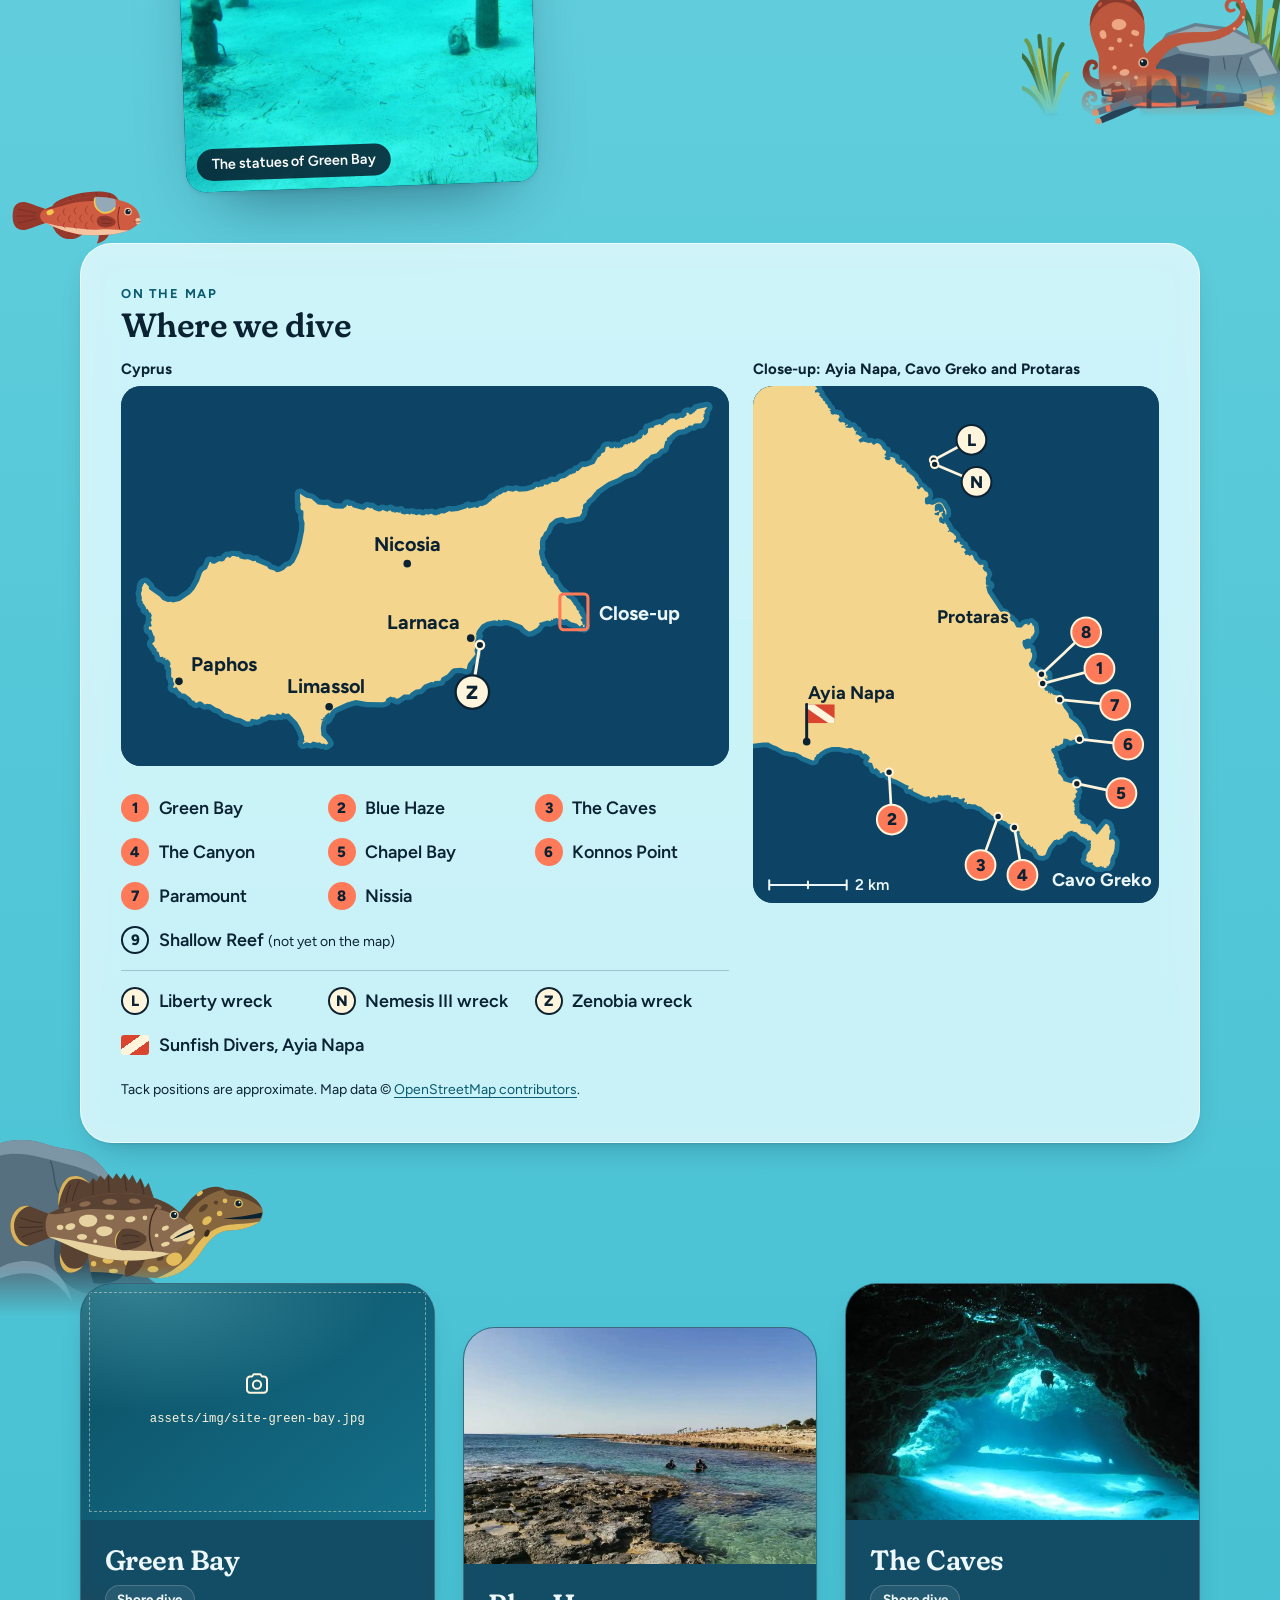
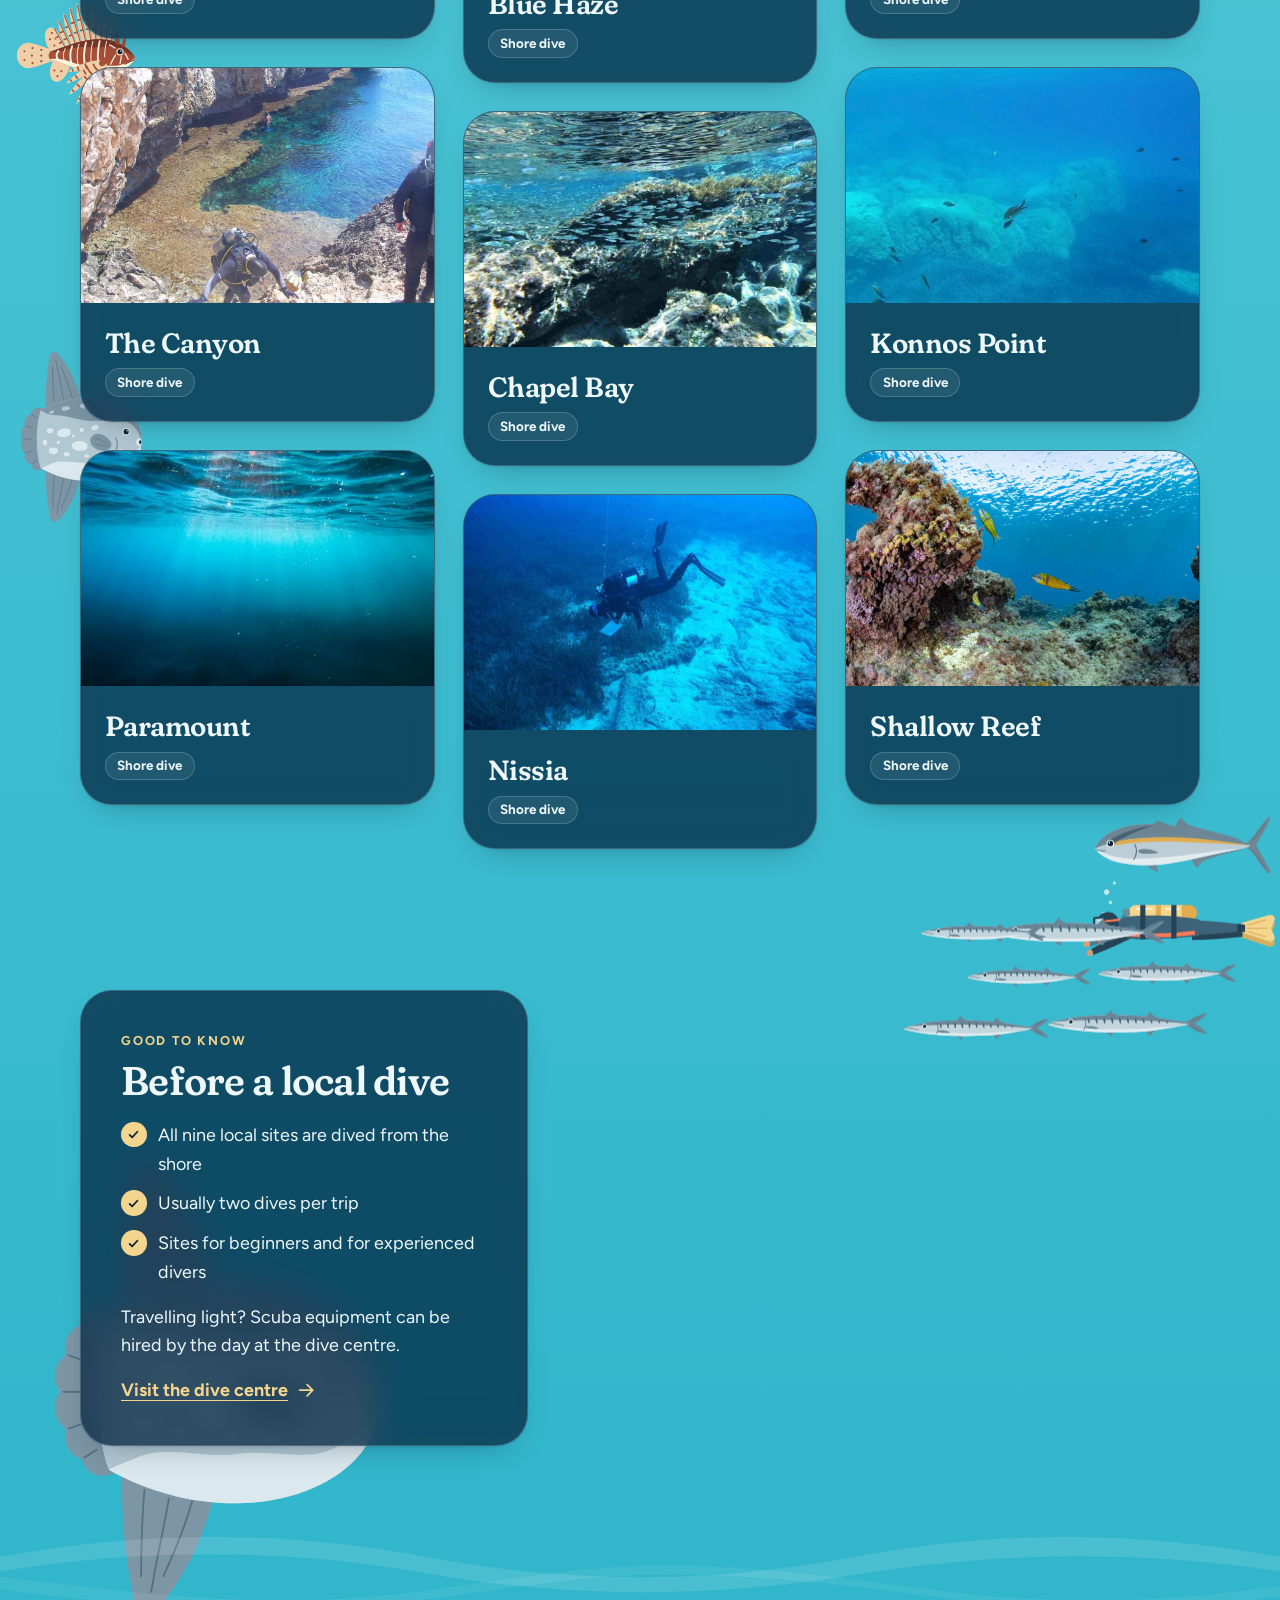
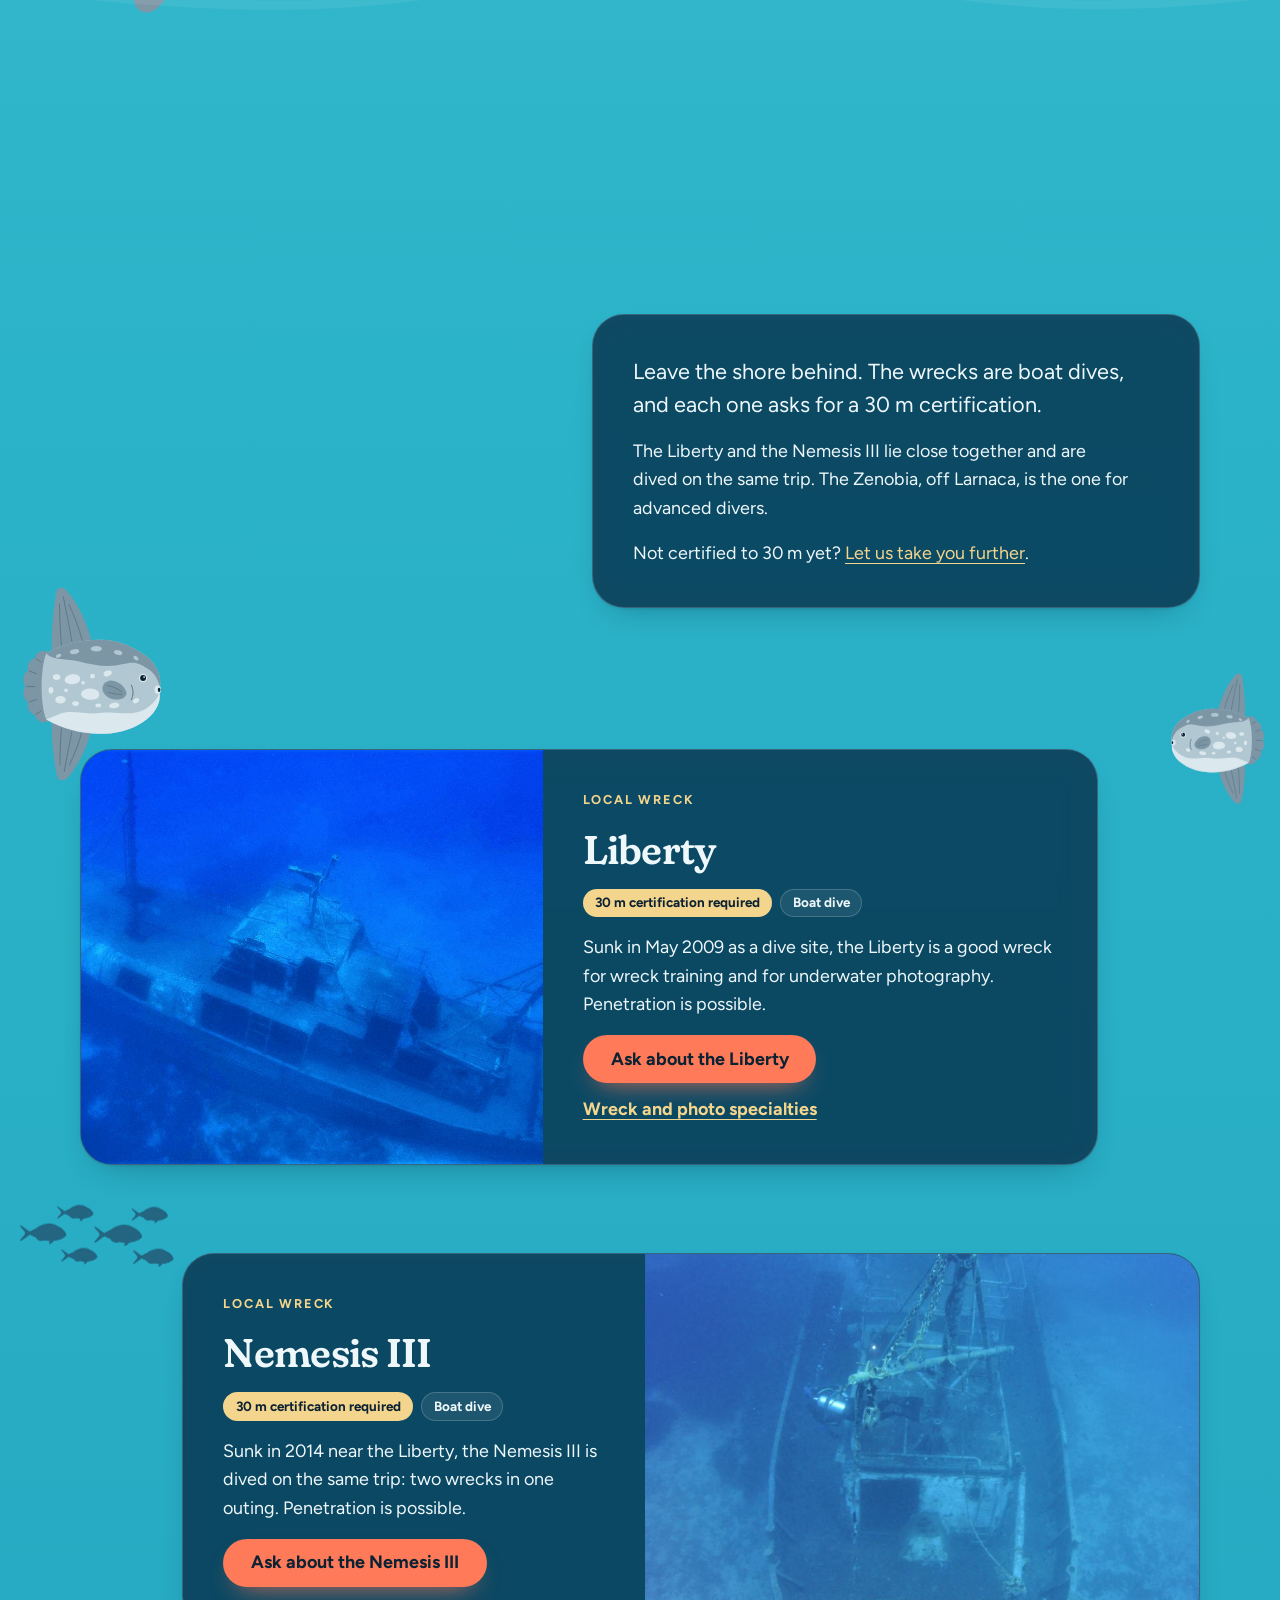
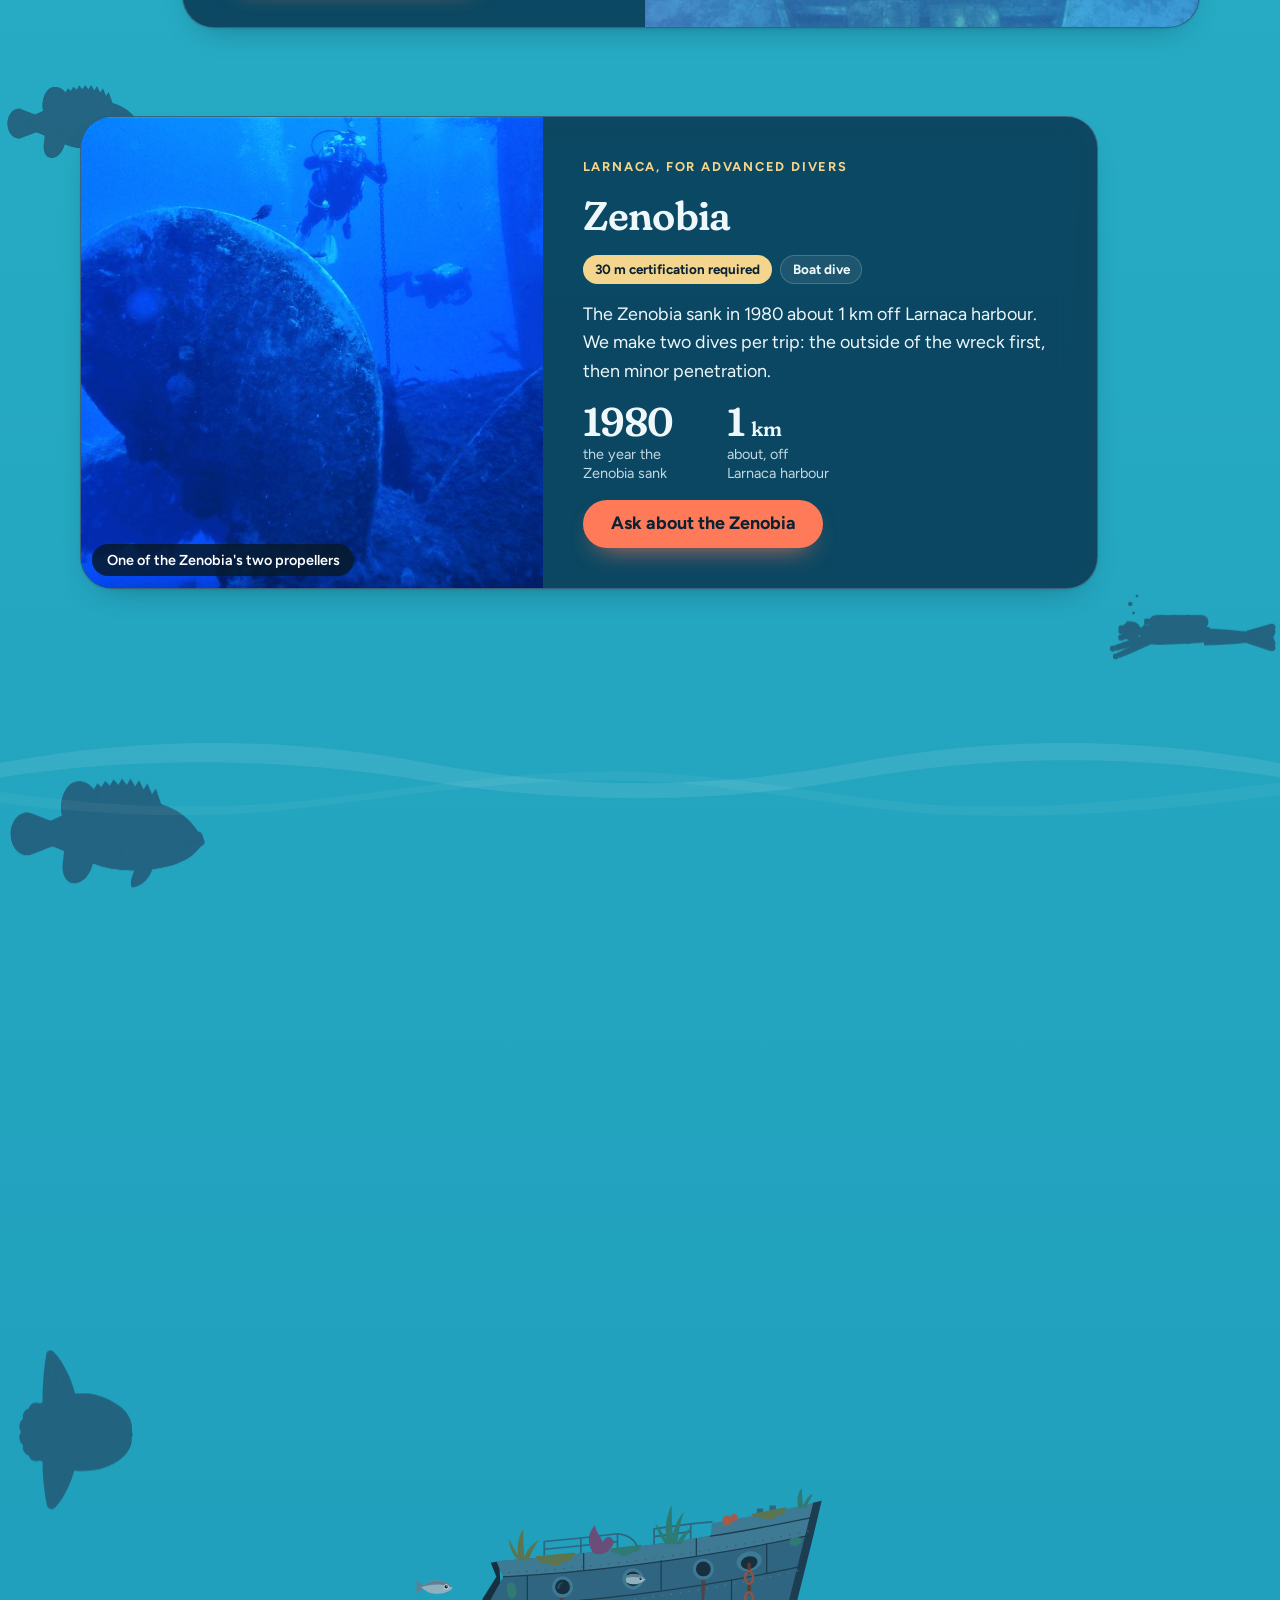
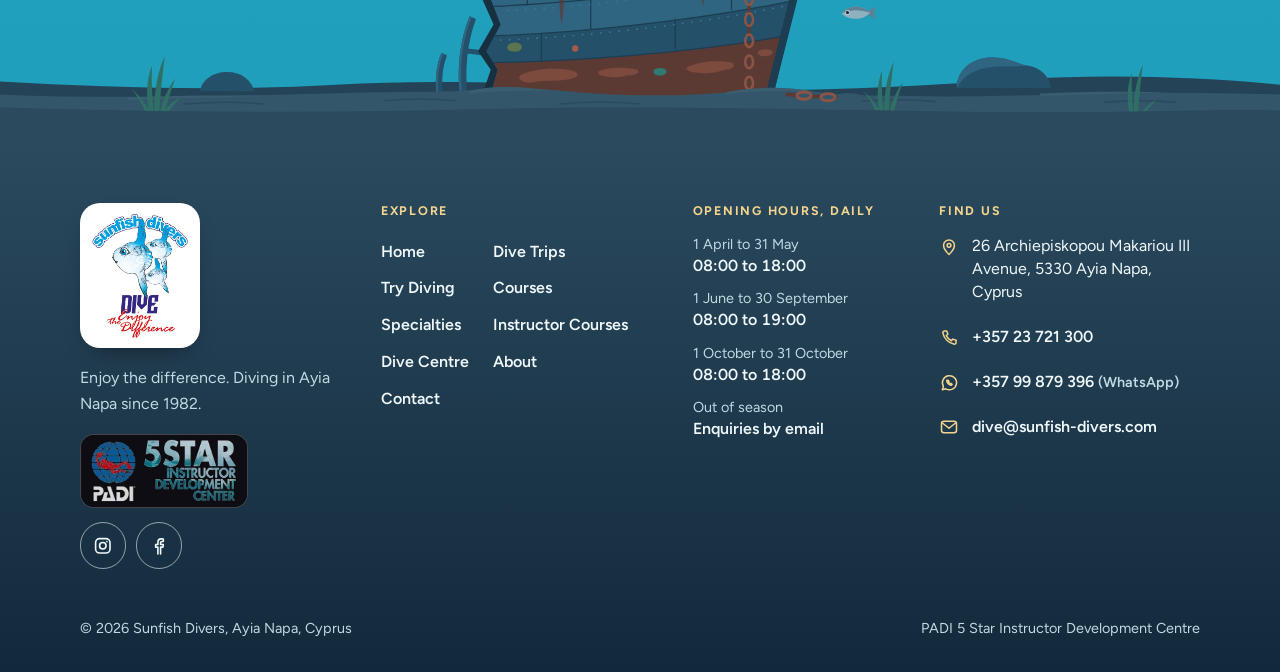
<file: dive-trips.html>
<!doctype html>
<html lang="en" class="no-js">
<head>
  <meta charset="utf-8">
  <meta name="viewport" content="width=device-width, initial-scale=1, viewport-fit=cover">
  <title>Dive Trips | Sunfish Divers, Ayia Napa</title>
  <meta name="description" content="Shore dives at nine local sites around Cavo Greko, usually two dives per trip, and boat trips to the wrecks Liberty, Nemesis III and Zenobia with Sunfish Divers in Ayia Napa.">
  <meta name="theme-color" content="#7fdbe6">
  <!-- TODO: remove at launch (keeps the temporary test site out of search engines) -->
  <meta name="robots" content="noindex, nofollow">

  <meta property="og:type" content="website">
  <meta property="og:site_name" content="Sunfish Divers">
  <meta property="og:locale" content="en_GB">
  <meta property="og:title" content="Dive Trips | Sunfish Divers, Ayia Napa">
  <meta property="og:description" content="Shore dives at nine local sites around Cavo Greko, usually two dives per trip, and boat trips to the wrecks Liberty, Nemesis III and Zenobia with Sunfish Divers in Ayia Napa.">
  <!-- TODO: owner to confirm the final page URLs. og:url and og:image must be full addresses on the final domain -->
  <meta property="og:url" content="https://sunfish-divers.com/dive-trips.html">
  <meta property="og:image" content="https://sunfish-divers.com/assets/img/og-sunfish-divers.jpg">
  <meta name="twitter:card" content="summary_large_image">

  <link rel="icon" href="assets/svg/favicon.svg" type="image/svg+xml">

  <script>
    /* no-js -> js, plus a failsafe: if js/ocean.js has not started after 3 s,
       show all content (.reveal-all) and use the plain in-flow header (.no-engine). */
    (function (d, w) {
      var h = d.documentElement;
      h.classList.remove('no-js');
      h.classList.add('js');
      setTimeout(function () {
        if (w.__sunfishReady) return;
        h.classList.add('reveal-all', 'no-engine');
        var n = 0, t = setInterval(function () {
          if (w.__sunfishReady || ++n > 120) {
            clearInterval(t);
            if (w.__sunfishReady) h.classList.remove('no-engine');
          }
        }, 500);
      }, 3000);
    })(document, window);
  </script>

  <link rel="preconnect" href="https://fonts.googleapis.com">
  <link rel="preconnect" href="https://fonts.gstatic.com" crossorigin>
  <link rel="stylesheet" href="https://fonts.googleapis.com/css2?family=Figtree:ital,wght@0,400..800;1,400..800&amp;family=Fraunces:ital,opsz,wght,SOFT@0,9..144,400..700,0..100;1,9..144,400..700,0..100&amp;display=swap">
  <link rel="stylesheet" href="css/styles.css">
</head>
<body data-page="dive-trips">
  <div class="ocean" id="ocean" aria-hidden="true"></div>
  <a class="skip-link" href="#main">Skip to content</a>

  <!-- ===== HEADER (identical on every page; only aria-current moves) ===== -->
  <header class="site-header" data-header>
    <div class="site-header__inner">
      <!-- Logo: the sunfish emblem of the real logo (assets/img/logo-sunfish-divers-emblem.jpg) beside the text wordmark -->
      <a class="logo" href="index.html" aria-label="Sunfish Divers, home">
        <span class="logo__tile"><img class="logo__mark" src="assets/img/logo-sunfish-divers-emblem.jpg" alt="" width="244" height="200" fetchpriority="high"></span>
        <span class="logo__text">Sunfish <em>Divers</em></span>
      </a>

      <button class="menu-toggle" type="button" data-menu-toggle aria-expanded="false" aria-controls="site-nav">
        <span class="menu-toggle__label">Menu</span>
        <span class="menu-toggle__icon" aria-hidden="true"><span></span><span></span><span></span></span>
      </button>

      <nav class="site-nav" id="site-nav" aria-label="Main">
        <div class="site-nav__inner">
          <ul class="site-nav__list">
            <li><a href="index.html">Home</a></li>
            <li><a href="dive-trips.html" aria-current="page">Dive Trips</a></li>
            <li><a href="try-diving.html">Try Diving</a></li>
            <li><a href="courses.html">Courses</a></li>
            <li><a href="specialties.html">Specialties</a></li>
            <li><a href="instructor-courses.html">Instructor Courses</a></li>
            <li><a href="dive-centre.html">Dive Centre</a></li>
            <li><a href="about.html">About</a></li>
            <li><a href="contact.html">Contact</a></li>
          </ul>
          <div class="site-nav__extra">
            <a class="btn btn--primary btn--lg" href="contact.html">Book a dive</a>
            <p class="site-nav__contact">
              <a href="tel:+35723721300"><svg class="icon" viewBox="0 0 24 24" aria-hidden="true" focusable="false"><path d="M6.6 3.5h2.7l1.4 4-2 1.6a12 12 0 0 0 6.2 6.2l1.6-2 4 1.4v2.7a2 2 0 0 1-2.2 2A17.5 17.5 0 0 1 4.6 5.7a2 2 0 0 1 2-2.2z"/></svg>+357 23 721 300</a>
              <a href="mailto:dive@sunfish-divers.com"><svg class="icon" viewBox="0 0 24 24" aria-hidden="true" focusable="false"><rect x="3" y="5" width="18" height="14" rx="3"/><path d="m4.5 7.5 7.5 6 7.5-6"/></svg>dive@sunfish-divers.com</a>
            </p>
          </div>
        </div>
      </nav>

      <a class="btn btn--primary btn--sm site-header__cta" href="contact.html">Book a dive</a>
    </div>
  </header>
  <!-- ===== /HEADER ===== -->

  <main id="main">

    <!-- Surface: page hero -->
    <div class="page-hero">
      <div class="wrap split split--wide-left">
        <div>
          <div data-tone-auto>
            <p class="depth-mark"><span class="depth-mark__m">0 m</span> Dive Trips</p>
            <h1 class="page-hero__title">Nine local sites and three <em>wrecks</em></h1>
          </div>
          <div class="panel page-hero__intro reveal">
            <p class="lead">Local dives around Cavo Greko: nine sites, all from shore, usually two dives per trip.</p>
            <p>Start in the shallows and follow the page down. The local sites come first; the wrecks wait further below, for divers certified to 30 m.</p>
            <ul class="facts">
              <li><span class="facts__value">9</span><span class="facts__label">local sites, dived from shore</span></li>
              <li><span class="facts__value">3</span><span class="facts__label">wrecks, dived by boat</span></li>
            </ul>
            <div class="cluster">
              <a class="btn btn--primary" href="contact.html">Plan a trip</a>
              <a class="btn btn--ghost" href="#wrecks">See the wrecks <svg class="icon" viewBox="0 0 24 24" aria-hidden="true" focusable="false"><path d="M12 5v14M6 13l6 6 6-6"/></svg></a>
            </div>
          </div>
        </div>
        <figure class="photo photo--portrait photo--arch photo--lift split__drop reveal" data-file="assets/img/konnos-bay-cavo-greko.jpg" style="--reveal-delay: 150ms">
          <img src="assets/img/konnos-bay-cavo-greko.jpg" alt="Looking down past a bare tree on Konnos Bay at Cavo Greko: clear turquoise water and a small beach lined with sun umbrellas" loading="eager" fetchpriority="high" width="675" height="844">
          <figcaption>Konnos Bay, Cavo Greko</figcaption>
        </figure>
      </div>
    </div>

    <div class="wave-divider" aria-hidden="true">
      <svg viewBox="0 0 1440 100" preserveAspectRatio="none" focusable="false">
        <path fill="currentColor" opacity=".2" d="M0 38c160-30 320-30 480 0s320 30 480 0 320-30 480 0v16c-160-26-320-26-480 2s-320 28-480 2-320-28-480-4z"/>
        <path fill="currentColor" opacity=".11" d="M0 70c120 18 240 22 360 8s240-34 360-30 240 34 360 38 240-12 360-26v14c-120 16-240 26-360 22s-240-34-360-38-240 12-360 28S120 98 0 82z"/>
      </svg>
    </div>

    <!-- Local dives: the nine shore sites around Cavo Greko -->
    <section class="section" id="local-dives" aria-labelledby="local-dives-title">
      <div class="wrap">
        <div class="section-head section-head--right reveal" data-tone-auto>
          <p class="depth-mark"><span class="depth-mark__m"><svg class="icon" viewBox="0 0 24 24" aria-hidden="true" focusable="false"><path d="M12 21s-6.5-6-6.5-11a6.5 6.5 0 0 1 13 0c0 5-6.5 11-6.5 11z"/><circle cx="12" cy="10" r="2.3"/></svg></span> Local dives</p>
          <h2 class="display" id="local-dives-title">Nine sites, all from the <em>shore</em></h2>
        </div>
        <div class="split split--wide-right split--flip">
          <div class="panel reveal">
            <p class="lead">Every one of our local dives starts from the shore around Cavo Greko, and a trip usually takes in two of them.</p>
            <p>There is something here for beginners and for experienced divers alike. Tell us what you have dived so far and what you would like to see, and we will suggest the sites to suit you.</p>
          </div>
          <figure class="photo photo--portrait photo--lift photo--tilt-l split__drop reveal" data-file="assets/img/green-bay-statues.jpg" style="--reveal-delay: 120ms">
            <img src="assets/img/green-bay-statues.jpg" alt="Statues and columns standing on the sandy seabed at Green Bay" loading="lazy" decoding="async" width="800" height="1000">
            <figcaption>The statues of Green Bay</figcaption>
          </figure>
        </div>
        <!-- DIVE MAP:BEGIN -->
        <!-- TODO: dive map. Tack positions are approximate and Shallow Reef is not placed yet: confirm each position (table in README section 6). -->
        <div class="panel dive-map reveal">
          <div class="dive-map__head">
            <p class="eyebrow">On the map</p>
            <h3 class="dive-map__title">Where we dive</h3>
            <p class="visually-hidden">Two maps. The first shows Cyprus, with the Zenobia wreck off Larnaca on the south coast and a frame round the south-east corner of the island. The second is a close-up of that corner: the coast from Ayia Napa round Cavo Greko to Protaras, with a numbered tack for each local dive site and for the Liberty and Nemesis III wrecks. The list below names every tack and links to its card.</p>
          </div>
          <div class="dive-map__grid">
            <figure class="dive-map__fig dive-map__fig--island">
              <figcaption>Cyprus</figcaption>
              <svg class="dive-map__svg" viewBox="0 0 800 500" aria-hidden="true" focusable="false"><path class="mapsea" d="M0 0H800V500H0Z"/><defs><path id="map-island-land" d="M26.2 272.7L27.5 278.7L27 281.8L28.9 284L28.2 285.7L29.8 286.4L33.1 292L32.6 293.7L34.7 293L37.7 298.1L38.8 298L40.5 301.8L39.5 304.5L40.4 308L38.9 311L40.4 314.8L39 317L37.2 316L36.5 317.5L36.8 319.9L40.1 320.7L42.7 328L44.2 329.2L44.2 335.7L41.1 338.5L41.2 339.7L43.5 341.5L43.7 343.3L44.3 343.2L45.4 345L46.7 345.6L46.8 348.4L49.5 350L51.3 356.3L55.5 356L55.8 358.3L57.9 357.1L58.8 358.7L57.8 359.2L58.3 360L61.7 359.8L64.4 362.8L65.3 365.9L64.1 367.8L64.8 368.9L63.9 369L66 371.3L66 382.5L68.5 384.3L68.6 388.5L70.3 391.9L68.2 396.4L70.9 397.2L71 396L73.3 396.1L76 400.6L79.4 402.9L79 404L84.2 404.6L91.6 410.2L93.7 413.7L96.2 413.8L98.5 416.7L103.6 414.6L106.4 415.4L110 418.7L112.9 417.7L118 418.6L124.3 422.9L129.9 424.8L136.4 430.4L142.7 431.5L150.7 435.7L157.6 436.8L165.6 441.3L169.8 440.7L170.3 438.4L171.9 437.5L178.9 438.9L182.6 437.1L183.9 434.7L188.3 434.9L193.8 431.8L203.1 432.8L203.8 430.8L205.6 430.7L210.4 432.3L212.4 429.5L216.7 431.3L220.6 430.8L231.7 441.8L236.3 449.7L240.9 461.2L240.5 465.4L241.8 467L239 469.4L239.4 470.4L243.9 468.6L249.3 469.8L252.4 467.5L259.1 469.2L261.4 468.6L264.2 470.6L266.6 470.1L270 471.7L272.5 469.7L269.4 464.9L263.6 459.5L262.7 449.6L264.3 440.8L265.3 440.9L265.3 439.7L267.3 439.6L271.4 437.3L266.9 439.5L263 439.5L263 438.3L266 438.3L266.1 435.5L267.6 435.3L268.7 437.1L268 434.5L268.9 432.8L273 429.7L273.7 429.8L273.9 430.9L274.1 429.6L274.7 431.1L273.2 431.8L274.7 431.5L274.9 430.3L274.4 430.5L274.1 429.3L274.5 430.2L277.5 426.1L281.3 423.4L297.1 416.3L308.7 412.9L323.5 415.5L344.1 415.8L347.7 414.8L349 411.1L354.4 408.2L358.3 409.8L357.8 408.8L359.3 409L358.4 409.3L360.9 410L361.8 411.5L363.2 411.9L361.7 410.3L363.2 410.3L362.9 411.2L365.5 410.3L371.9 405.8L379.6 405.7L380.8 403.7L387.1 399.4L393.4 398.3L398.6 392.7L407.7 389.2L411.6 389.4L412.1 388L419.9 387.6L421.5 383.8L429 379.5L435.1 372.6L437.9 371.1L447.6 370.5L454.4 372.4L456.2 365.1L466.2 352.8L464.8 348.1L466.5 339.7L465.7 339.2L465.7 335.4L467.4 332.3L466.5 333.3L466.2 332.2L467 332.4L466.7 330.9L469 329L466.7 330.1L466.4 328.8L466.7 328L468.1 328.7L466.7 326.5L468.3 322L474.2 314L481.3 309.9L491.2 307.9L495.3 308.9L496.3 307L500.4 308.8L502.5 307.3L510 307.9L527.4 314.7L531.5 319.4L536.5 322.7L539.8 322.2L547.2 318L550.6 313.5L549.6 311.5L560.8 308.5L564.7 309.5L565.6 308.8L563.9 309.4L563.4 308.6L565.4 308.6L565.6 307.2L568 308.1L568.5 305.3L570 306L572.6 304.8L573.4 305.8L575.4 305.3L576.1 307.2L578 306L582.6 307.7L584.3 306.5L586.9 306.8L588.2 308.5L589.5 308.7L591.3 310.3L599.4 312.6L603.2 316.3L606.2 314.1L607.9 315L607.4 316.8L609.4 317.3L609.6 313.7L608.4 314.4L607 313.4L606.5 309.6L605.4 309.5L604.4 307.4L605.4 305.7L607.2 305.6L603.4 300.9L603.9 299.8L602.3 299.1L601.7 296.9L602.7 296.2L602.7 295.4L601.1 295.5L599.4 293.9L598.1 289.8L595.4 287.8L594.4 285L593.7 285.3L594 284.3L594.7 285.3L594.4 284.3L592.9 284.4L593 283.2L590.1 280.2L586.9 278.7L582.4 273L581.8 273.6L581.8 272.4L578.1 270.4L569.6 258.3L568.5 252.7L565.3 252L563.2 247.9L561.8 248.3L556.2 237.5L553.6 236.3L552.8 233.4L553.5 231.8L551.7 228.6L549.7 220.3L549.8 216.4L551.1 214.2L550.8 205.9L551.9 199.4L554.6 196.9L556.8 192.1L559 190.6L563.4 180.9L571.3 174.1L581.3 171.9L585.7 174.7L603.2 171.3L606.1 167L606.3 162.5L607.9 160.6L607.3 159.6L607.9 155.9L611.8 152.8L612.7 150.4L618.7 145.2L623.4 139.1L623.8 139.7L625 137.2L640.8 126.2L653 121.2L661 116.2L673.2 112.1L676.1 109.2L678.4 108.4L686.8 98.9L691.2 95.2L692.5 95.4L696.8 90.5L704.2 88.3L710 82.6L713.4 81.8L715.8 72.2L718.4 71.5L717.7 70.2L718.2 68.2L721.3 66.4L722.4 64.3L723.3 64.7L724.3 63L731.9 58L741.1 56.4L742 54.7L744.1 54.9L746.8 51.8L752.4 51.8L752.6 50.4L754.5 49.4L762.6 48.9L766.8 42.6L765.7 39.1L766.5 38.7L765.9 37.5L767.7 36.2L767.2 32.8L770.9 27.7L757 30.6L757 31.7L754.3 33.6L754.8 34.5L752.6 34.7L750.5 37.3L747.2 37.5L746.9 35.8L745.7 35.9L746 34.9L744.1 35.3L743.4 36L744 38.1L739.5 42.1L735.6 41.8L730.4 44.4L728.6 44.4L728 42.9L723.3 43.2L719.4 45.3L718.8 46.8L717.3 46.8L716.6 48.6L714.8 48.3L713.1 51.2L710.2 51.6L709.2 50.1L705.5 50.9L701.6 52.4L699.8 55.1L696.5 54.7L696.3 55.7L693.2 56L693 60.7L690.7 63.7L688.5 65L686.8 63.4L684.7 68.3L682.3 69.9L680.8 69.6L675.1 74.4L672.6 74.5L671.7 73L668.3 75.8L667.3 74.9L666.2 76.8L662.1 76.3L662.1 77.8L660.6 78.1L660 80L657.6 81.2L657 80.5L655.7 80.9L656.7 80.7L655.5 81.9L653.4 81.9L652.9 80.4L650.8 82.4L649.1 80L647.3 82L643.3 81.9L641.1 79.6L638.8 79.8L637.3 81L636.3 86.4L631.6 88.6L630.6 91.9L629.1 92.4L629.4 93.4L627.2 93.8L622.5 102.2L613 106L608.2 106.8L607.6 106L600.9 112L599 111.4L597.4 114.3L593.3 115.4L592.8 116.5L590.8 115.9L584 121L578.2 121.9L574.7 125.5L570.4 126.7L566.4 125.9L565 128.1L562.8 128.3L561.7 129.7L556.1 129.5L556.1 131.1L553.5 132.4L551 132.2L549.4 133.5L546.4 132.6L543.2 135.5L533.7 138.4L523.3 139L519.4 137.5L515.5 139L508.7 137.9L506.5 139.7L502.6 140L499.2 142.6L496.5 142.9L495.6 145L493.9 145.1L491.4 147.7L488.1 148.1L487.5 150L480.9 155.4L474.5 158.1L471.8 157.6L471.1 159.2L468.4 160.3L465.3 159.5L457.7 161.1L455.8 160.2L456.1 158.8L454.3 160.8L443 164.3L433.9 165.4L432 164.5L425.3 167.5L420.5 167.4L419.3 168.9L417.9 168.5L415.3 170L411.6 169.9L408.4 168.1L403.5 169.3L401.3 168.4L399.3 170L395.6 170.2L392.3 168.6L388.2 169.9L385 168.3L383.9 169.1L382.2 167.6L379.9 169.4L377 168L372.6 169L368.3 167.7L367.1 166L367.7 165.2L369.3 166.2L367.7 165L365.6 166.9L363.5 165.6L359.9 166.7L357.9 164.8L358.2 166.2L355.6 165.3L354.6 162.8L354.2 164.3L352.6 163.7L350.2 165.2L343.4 162.8L342.7 164.4L338.5 165.1L332.5 162.7L330.1 160.4L328.7 161.1L323.9 159.5L319.6 162.9L315.6 162.5L304.8 159.3L303.4 157.5L298.9 157.8L297.4 155.8L296 158.8L292 161.5L281.3 161L276.4 159.8L270.9 156L268.5 156.9L258.9 155.9L250.5 148.4L243.7 146.9L235.4 141.8L235.6 153.3L236.5 154.8L235.8 159.8L236.8 163.1L239.4 163.7L239.9 165.3L239.8 174.1L241.4 180.1L240.9 190.1L237.6 206.9L233.7 220L227.9 231.7L222.8 236.7L218.9 237.5L213.8 241.9L208.9 244.3L204.5 245L201.4 242.7L194.5 240.5L192 237.2L177.9 231.8L176.9 229.7L173.7 230.3L167.2 227.9L162.1 228.1L155.7 226.4L155.1 225.4L156.4 225.9L154.3 224.2L152.7 225L149.2 223.6L146 223.7L143.3 226.3L140.1 224.6L137.2 226.8L136 229.6L133.2 230.8L128.8 230.4L123.2 233.8L119 233.3L118.2 231.3L116.8 231.3L113.1 240.3L107.9 243.7L106.3 246.1L102.4 257L96.3 267.5L91.3 273.2L77.3 282.7L68.2 284.8L66 283.9L67.4 283.6L61.2 284L54.8 281.5L50.7 276.8L37.6 267.6L36.3 265.3L37.2 264.4L31.9 258.9L30.5 259.2L30.1 261.1L28.3 261L29.1 262.2L27.4 264.9L27.6 268.7Z"/></defs><use class="mapshallows" href="#map-island-land"/><use class="mapland" href="#map-island-land"/><circle class="maptown" cx="376.4" cy="233.6" r="5"/><text class="maplabel" x="376.4" y="217.6" text-anchor="middle">Nicosia</text><circle class="maptown" cx="273.7" cy="421.8" r="5"/><text class="maplabel" x="269.7" y="403.8" text-anchor="middle">Limassol</text><circle class="maptown" cx="76.2" cy="388.4" r="5"/><text class="maplabel" x="92.2" y="374.4" text-anchor="start">Paphos</text><circle class="maptown" cx="459.9" cy="331.6" r="5"/><text class="maplabel" x="445.9" y="319.6" text-anchor="end">Larnaca</text><rect class="mapframe" x="577.1" y="273.6" width="36.9" height="47" rx="5"/><text class="maplabel maplabel--sea" x="628" y="307.1" text-anchor="start">Close-up</text><a href="#wreck-zenobia" tabindex="-1"><g class="tack tack--wreck" data-pin="Z"><title>Zenobia wreck</title><path class="tack__pin" d="M472 340.5L462 402.5"/><circle class="tack__tip" cx="472" cy="340.5" r="5.5"/><g class="tack__head" style="transform-origin:462px 402.5px"><circle cx="462" cy="402.5" r="22"/><text x="462" y="411" text-anchor="middle">Z</text></g></g></a></svg>
            </figure>
            <figure class="dive-map__fig dive-map__fig--close">
              <figcaption>Close-up: Ayia Napa, Cavo Greko and Protaras</figcaption>
              <svg class="dive-map__svg" viewBox="0 0 600 764" aria-hidden="true" focusable="false"><path class="mapsea" d="M0 0H600V764H0Z"/><defs><path id="map-close-land" d="M-2 -2L-2 529.4L14.8 527.3L23.1 527.4L24.8 529L26 528.8L28.3 530.7L34.7 532.9L46.3 539.4L58.9 541.9L60 541.3L65.7 543.1L71.1 545.7L73 547.7L88.5 554L90.4 553.7L91.2 549.5L93.1 548L94.4 544.9L97.1 544.5L98.7 542.1L106.9 536.9L116.4 534.1L127.4 534L139.5 536.7L140.8 535.7L145.2 535.5L148.4 537.4L153.4 538.9L159.6 539.1L162.5 543.3L164.2 544.6L164.9 542.8L165.8 543.9L168.4 544.8L168.6 546.1L169.8 545.9L173 549.8L170.1 555.8L171 556.7L176 557.7L179.4 567.4L181 565.5L182.7 565.5L187.5 569.8L187.3 571.9L189.2 572.9L190.6 572.8L191.3 571.4L195.4 570.9L201.4 571.3L200.6 576.7L206.6 580.8L212.1 582.4L226.6 590.4L229.3 590.4L227.9 591.2L230.7 591.5L229.4 595.2L229.8 596.5L232.7 596.1L234.7 597.8L234.2 595.9L237.6 594.6L235.8 596.9L237 599.4L253.8 607.6L260.3 606.8L261.8 607.9L261.7 610.5L267 607.2L270.4 609.1L273.4 608.3L273.3 605.6L274.9 604.6L276.6 606.1L277.7 605.3L280.2 606.1L283.7 605.4L284.3 605.9L286.6 605L286.9 606.1L287.5 605.1L288.9 604.7L289.6 604.9L289.4 606.2L290.6 606.5L290.2 605.4L291.2 604.9L292.9 606.1L292.9 608.3L294.1 609.2L297.5 607.8L303.1 608.5L305.9 611.4L309.5 610.9L310.3 609.6L312.8 610L313.7 612.1L311.9 613.9L313.6 616.5L315.3 615.5L316.5 616.1L316.2 618.8L319.9 618.1L324.9 619.1L328.6 618.7L332.5 621.2L337.4 622.8L346.3 630.4L348.8 631.1L353.7 635.6L356.6 636.5L358.6 634.7L362.4 634.4L363.2 635.3L362.2 637.7L367 640.3L370.2 643.1L374.5 644.4L376.2 646.5L379.2 648.4L380.9 647.8L383 649.1L383 651.1L385.8 652.4L389.9 656.9L395.3 659.9L393.9 661.3L395.7 665.5L397.9 669.9L400.4 671.6L402.1 675.4L406.9 679.6L406.8 677.5L410 680.1L411.2 682.1L412.8 681.9L413.5 680.2L414.6 683.7L416.7 684.9L417.6 684.5L421.6 693.2L423.5 694.6L428.2 695.4L432.4 693.6L436.6 683.5L445.3 671.8L447.7 671.7L449.4 670.1L448.9 671L452.9 671.7L454.7 669.7L457.6 669.1L459.1 666.3L459.3 663.9L460.3 664.7L463.1 661.6L464.7 661.4L465.1 659.7L472.4 657.6L473.1 659L478.5 660L486.4 667.2L488.5 666.5L489.2 669L491 667.9L492 668.6L490.8 669.5L492 670.2L492.7 669.5L493.9 670.3L494.8 672.5L498.9 671.8L499.9 673.4L500.3 674.9L498.7 675.6L500 677.7L500 680L499.2 680.6L500 682.4L499.1 684.5L499.3 686.1L495.6 690.2L493.5 693.9L493.3 698.7L491.6 701.9L493.4 702.1L495.8 704.9L502.7 704.9L503.1 706.8L502.2 708.1L504.4 708.4L505.8 710.3L508.6 711.8L513.1 711.1L513.5 711.9L513.7 710.2L515 710.1L516.1 710.3L515.7 711.6L516.3 712.2L518.6 710.6L519 713L523.1 712.6L523.3 709.9L525.2 710.8L528.8 705L528.2 703.7L529 699.3L531.3 693.8L532.7 692.7L534.7 685.3L535.4 676.7L535.3 674.2L533.5 670.7L532.4 670.7L531.3 669.6L529.2 671.3L526.6 671.1L527.1 663.7L529.1 658.8L527.3 655.5L527.3 652.1L525.2 649.2L522 647.7L511.1 661.2L511.1 662.1L507.7 663.4L506.5 660.7L502.1 657.4L500.5 655.1L500.6 653L498.7 650.1L496.5 649.6L494.3 647.6L492.3 647.2L492.2 648.5L489.6 647.4L484.8 647.4L483.9 644.9L484.6 643.3L485.5 643.4L485.7 642L483.6 641.6L482.1 639.9L480.6 640.5L478.8 636L475.8 633.8L475.5 630.1L474.8 629.6L474.8 628.6L475.9 628.2L475.8 622.4L474.1 621.2L475.8 620.4L476.1 618.8L475 618.1L474.1 615L473 614.9L472.5 613.5L474.8 612.7L474.4 611.9L475.7 611.5L475.8 610.3L478.2 608.1L476.7 603.9L480.1 599.8L478.5 597.1L476.5 596.3L479.2 594.6L478.1 588.8L479 588.3L477.1 586.8L478.1 585.1L477.1 584.4L476.2 585.4L473.9 585.8L472.7 587.5L470.3 587.8L459.3 584.2L458.5 580.9L456.2 577.4L454 574.7L451.8 573.7L451.5 569.2L452.5 566.8L450.6 564.8L449.6 563L449.8 561.1L448.5 559.9L448.2 558.9L449.5 557.5L448.2 556.7L448.6 556.1L447 553.9L446.8 551.4L444 550L445.7 548.4L445.5 546.8L443.1 542.6L442.2 542.3L441 537.8L443.1 535L444.2 535.8L446.2 535.2L446.9 533L448 532.3L450.5 532.2L450.9 533.2L453 531.3L458.2 529L459.4 521.5L465.1 522.3L468.1 524L468.4 525.1L469.2 524.2L471.2 524.7L472.8 523.3L474.8 523.3L478.2 520.8L483 522.5L484.7 520.8L485.9 521L487.8 520L487.6 520.5L488.6 520.7L489.2 520L484.9 508.1L479.1 499.8L467.8 490.6L466.4 484.5L459.7 475.9L456.2 468.2L450 457.8L444.4 456.6L440.6 453.5L440.8 456.5L440 456.1L438.3 450.3L438.8 454.3L436.9 454.5L436.3 451.1L435.8 451.7L434.9 450.5L433.9 451.2L432.1 450.6L430.2 445L426.5 444.3L426.9 439.4L429.3 440.6L430.3 440.4L430 438.7L425.9 437.3L426.2 434.8L427.3 434L430 435.4L429.8 433.3L432.2 433.1L432.1 431.8L432.9 431.4L433.5 433.9L434 433L435.2 433L434.5 432.4L435.2 430.6L435.8 431.5L435.2 433.8L436 433.9L435.9 426.7L435.3 429.6L433.6 426.7L432.9 426.6L432.2 431L430.6 428.5L431.6 426.1L426.1 426.4L425.4 427.5L426.5 427.6L425.4 428.9L423.9 429L422.9 428.2L420.5 428.6L420 428.2L421 427L420.1 426.4L420.3 423.1L424.1 423.8L422.1 422.6L419.6 422.9L417.9 422.2L416.1 420.3L415.6 418.1L411.6 417.4L408.8 413.8L408 410L409.4 408.8L409.6 407.1L411.1 406.1L413 399.6L412.8 395.6L410.8 393.3L410.9 388.8L409 387.9L406.1 388.9L405.3 388L404.4 389.6L403.2 389.9L399.8 385.5L398.6 380.5L398.8 378.3L399.7 375.9L402.9 375.8L403.3 373.8L404.8 374.2L407.9 373.4L410.2 374.6L412 370.2L413.5 370.1L414.1 367.1L415.2 367.7L416.5 363L415.5 353.8L414.2 355.9L413.1 352.3L411.4 350.4L409.8 350.9L409.9 352.4L407.5 353.7L405.4 354L406.6 352.2L405.2 351.8L401.3 352.8L399 355.7L396.2 357.5L389.6 356.9L386.1 350L380.2 346.2L379.7 344.6L381.5 344.8L372.6 340.5L373.4 338L372.6 336.7L370.7 337.1L365.2 332.9L347.3 305.9L344.7 296.6L350.1 295L346.1 295.4L344.7 294.8L345.2 294.2L344.4 292.7L344.6 285.1L344 284.5L346.8 278.3L346.1 277.9L345.5 275.2L342.8 274.1L340.4 271L339.5 268.7L341.1 267.1L340.5 263.9L337.2 264.7L334.5 264.4L330.7 259.5L327.5 257.2L325.1 250.7L322.8 249.7L320.6 251.7L319.7 251.2L319.6 249.9L319.1 250.4L316.7 249.1L314.9 250.3L313.7 249.2L314.1 247.9L312 245.8L315.1 242.5L311.2 239.3L308.9 239.9L308.3 238.7L308.3 236.8L311.7 236.1L305.8 233.7L306.2 231.5L305.4 230.5L301.1 230.1L302.1 230.7L302 231.5L300.5 232.1L299.2 232L297.7 230.7L297.2 227.7L300 227L300.5 225.5L300.3 222.6L299.3 221.2L298.5 221.2L296.3 218.2L290.7 214.8L288.7 216.1L288.1 215.7L287.9 214.8L289.7 213.6L290.3 211.8L288.9 210.9L288.8 209L286.9 208.2L287.2 205.7L285.4 204.4L283.7 200.7L283.1 200.7L284.1 202.8L281.8 204.1L276.3 201.7L275.6 200.2L275 197.1L276.3 194.4L278.2 193.1L279.1 193.3L280.5 195.1L280.3 196.4L281.2 196.3L281.2 194.5L279.2 191L279.7 190.4L278.6 189.7L278.9 188.7L280.9 187.7L281.2 186L279.9 185.5L275.1 187.4L275.2 190.3L274.2 191.4L268.8 190.5L268.7 187.8L272.2 187.4L272.2 186.4L275.3 185.9L275.1 183.9L268.8 185.2L270 184.5L268.8 184.3L269.1 177.6L270.4 175.3L273.7 173.7L276.3 173.9L279.3 175.6L282.7 181.6L282.3 183.6L284 184.8L284.7 190L286.2 189.6L285.8 184.2L280.2 174.4L277.3 172.5L273.7 172.2L266.5 175.5L263.2 175.6L261.7 174.4L256.1 175.3L254.3 172.6L254.3 166.8L255.2 165.1L257.5 164.5L259.6 162.5L259.2 158.9L257.9 156.7L254.3 155.2L251.2 150.7L248.8 149.4L245.3 153L242.5 151.1L242.4 148.2L243.3 147.6L244.4 148.5L245.3 148L245.1 146.7L243.3 142.5L239.8 138.8L238.7 135.3L234.3 131.2L232.8 131.1L230.6 128.4L227.5 127.1L227.1 123.7L226.3 123.8L225.8 122.1L224.2 120.6L221.4 121.4L219.5 120.3L219.7 118.4L221.1 117.2L220 116.2L215.9 116.7L215.2 115L213.1 114.9L210.3 110.4L210.5 106.9L209.1 107.2L207.4 105.6L203.6 104.7L202.7 105.9L200 106L203.7 106.3L203.7 107.4L201.8 109.5L199.2 109.9L195.7 108.3L194.6 105.9L195.3 104.6L197.2 104.4L196.6 102.7L195.2 103.2L194.2 101.8L196.2 99.7L196.8 96.2L194.7 95.4L191.4 92.1L190.1 88.7L186.6 85.5L183.3 84.5L178.3 87.3L175 83.7L169.7 84.6L168.8 82.9L168 83.5L162.8 82.2L161.3 83.1L160.6 82.3L159.8 83.9L158.3 83.7L155.9 79.9L160.9 76.3L161.9 74.6L159.9 75L153.7 71.4L152 72.4L151.9 69.2L153.8 66.3L151.4 66.8L150.6 66.3L149.3 63.1L148.2 62.5L148 60.7L143.1 62L137.3 61.4L136.9 60.1L137.4 59.4L140.7 58.3L139.6 56.6L136.4 58.5L135.6 58.1L136.5 55.5L135.4 54.2L132.4 53.1L129.7 53.9L127.1 52.3L126 49.3L128.3 45.7L126.6 42.6L124.7 43L123.6 41.8L122 42.2L119.9 41.3L119.5 42.3L117.9 42.6L116.1 41.8L114.7 39.8L115.3 37.7L113.3 36.9L113.3 36.2L114.9 35.2L114.4 33.6L111.4 32.6L109.9 27.8L107 25.9L106.5 22.8L103.6 21.3L102.7 18.2L101.3 17.4L100.6 18L100 17.4L100.7 16.3L98.5 14.3L97.3 14.1L99 11.5L97.2 9.8L94.6 9.2L92.6 10L91.8 9.1L91.6 6.6L95.5 4.1L92.3 0.4L91.9 -1.8L78.6 -2L77.4 0.2L75.9 0.1L75.2 -2Z"/></defs><use class="mapshallows" href="#map-close-land"/><use class="mapland" href="#map-close-land"/><text class="maplabel" x="325.6" y="350.3" text-anchor="middle">Protaras</text><text class="maplabel" x="80.9" y="463.6" text-anchor="start">Ayia Napa</text><text class="maplabel maplabel--sea" x="590" y="739.8" text-anchor="end">Cavo Greko</text><g class="mapscale"><path d="M24 738h114.6M24 731v14M81.3 733v10M138.6 731v14"/><text x="150.6" y="745">2 km</text></g><a href="contact.html" tabindex="-1"><title>Sunfish Divers, Ayia Napa</title><g class="mapflag" transform="translate(79.4 526.1) scale(1.25)"><path class="mapflag__pole" d="M0 0L0 -44"/><circle class="mapflag__foot" r="4.5"/><path class="mapflag__cloth" d="M1.5 -44L33 -44L33 -22L1.5 -22Z"/><path class="mapflag__stripe" d="M1.5 -44L9 -44L33 -27.5L33 -22L25.5 -22L1.5 -38.5Z"/></g></a><a href="#site-green-bay" tabindex="-1"><g class="tack tack--site" data-pin="1"><title>Green Bay</title><path class="tack__pin" d="M428.5 440.2L512.5 418.2"/><circle class="tack__tip" cx="428.5" cy="440.2" r="5.5"/><g class="tack__head" style="transform-origin:512.5px 418.2px"><circle cx="512.5" cy="418.2" r="22"/><text x="512.5" y="426.7" text-anchor="middle">1</text></g></g></a><a href="#site-blue-haze" tabindex="-1"><g class="tack tack--site" data-pin="2"><title>Blue Haze</title><path class="tack__pin" d="M201.3 571.3L205.3 641.3"/><circle class="tack__tip" cx="201.3" cy="571.3" r="5.5"/><g class="tack__head" style="transform-origin:205.3px 641.3px"><circle cx="205.3" cy="641.3" r="22"/><text x="205.3" y="649.8" text-anchor="middle">2</text></g></g></a><a href="#site-the-caves" tabindex="-1"><g class="tack tack--site" data-pin="3"><title>The Caves</title><path class="tack__pin" d="M362.6 636.7L336.6 708.7"/><circle class="tack__tip" cx="362.6" cy="636.7" r="5.5"/><g class="tack__head" style="transform-origin:336.6px 708.7px"><circle cx="336.6" cy="708.7" r="22"/><text x="336.6" y="717.2" text-anchor="middle">3</text></g></g></a><a href="#site-the-canyon" tabindex="-1"><g class="tack tack--site" data-pin="4"><title>The Canyon</title><path class="tack__pin" d="M386.6 653.2L398.6 723.2"/><circle class="tack__tip" cx="386.6" cy="653.2" r="5.5"/><g class="tack__head" style="transform-origin:398.6px 723.2px"><circle cx="398.6" cy="723.2" r="22"/><text x="398.6" y="731.7" text-anchor="middle">4</text></g></g></a><a href="#site-chapel-bay" tabindex="-1"><g class="tack tack--site" data-pin="5"><title>Chapel Bay</title><path class="tack__pin" d="M479 588.3L545 602.3"/><circle class="tack__tip" cx="479" cy="588.3" r="5.5"/><g class="tack__head" style="transform-origin:545px 602.3px"><circle cx="545" cy="602.3" r="22"/><text x="545" y="610.8" text-anchor="middle">5</text></g></g></a><a href="#site-konnos-point" tabindex="-1"><g class="tack tack--site" data-pin="6"><title>Konnos Point</title><path class="tack__pin" d="M483 522.5L555 530.5"/><circle class="tack__tip" cx="483" cy="522.5" r="5.5"/><g class="tack__head" style="transform-origin:555px 530.5px"><circle cx="555" cy="530.5" r="22"/><text x="555" y="539" text-anchor="middle">6</text></g></g></a><a href="#site-paramount" tabindex="-1"><g class="tack tack--site" data-pin="7"><title>Paramount</title><path class="tack__pin" d="M453.7 464L535.7 472"/><circle class="tack__tip" cx="453.7" cy="464" r="5.5"/><g class="tack__head" style="transform-origin:535.7px 472px"><circle cx="535.7" cy="472" r="22"/><text x="535.7" y="480.5" text-anchor="middle">7</text></g></g></a><a href="#site-nissia" tabindex="-1"><g class="tack tack--site" data-pin="8"><title>Nissia</title><path class="tack__pin" d="M426.8 426.4L492.8 364.4"/><circle class="tack__tip" cx="426.8" cy="426.4" r="5.5"/><g class="tack__head" style="transform-origin:492.8px 364.4px"><circle cx="492.8" cy="364.4" r="22"/><text x="492.8" y="372.9" text-anchor="middle">8</text></g></g></a><a href="#wreck-liberty" tabindex="-1"><g class="tack tack--wreck" data-pin="L"><title>Liberty wreck</title><path class="tack__pin" d="M267.1 109.6L323.1 79.6"/><circle class="tack__tip" cx="267.1" cy="109.6" r="5.5"/><g class="tack__head" style="transform-origin:323.1px 79.6px"><circle cx="323.1" cy="79.6" r="22"/><text x="323.1" y="88.1" text-anchor="middle">L</text></g></g></a><a href="#wreck-nemesis-iii" tabindex="-1"><g class="tack tack--wreck" data-pin="N"><title>Nemesis III wreck</title><path class="tack__pin" d="M268.7 115.9L330.7 141.9"/><circle class="tack__tip" cx="268.7" cy="115.9" r="5.5"/><g class="tack__head" style="transform-origin:330.7px 141.9px"><circle cx="330.7" cy="141.9" r="22"/><text x="330.7" y="150.4" text-anchor="middle">N</text></g></g></a></svg>
            </figure>
            <div class="dive-map__keys">
              <ol class="map-key" aria-label="Local dive sites on the map">
                <li><a class="map-key__item" href="#site-green-bay" data-pin="1"><span class="map-key__n" aria-hidden="true">1</span><span>Green Bay</span></a></li>
                <li><a class="map-key__item" href="#site-blue-haze" data-pin="2"><span class="map-key__n" aria-hidden="true">2</span><span>Blue Haze</span></a></li>
                <li><a class="map-key__item" href="#site-the-caves" data-pin="3"><span class="map-key__n" aria-hidden="true">3</span><span>The Caves</span></a></li>
                <li><a class="map-key__item" href="#site-the-canyon" data-pin="4"><span class="map-key__n" aria-hidden="true">4</span><span>The Canyon</span></a></li>
                <li><a class="map-key__item" href="#site-chapel-bay" data-pin="5"><span class="map-key__n" aria-hidden="true">5</span><span>Chapel Bay</span></a></li>
                <li><a class="map-key__item" href="#site-konnos-point" data-pin="6"><span class="map-key__n" aria-hidden="true">6</span><span>Konnos Point</span></a></li>
                <li><a class="map-key__item" href="#site-paramount" data-pin="7"><span class="map-key__n" aria-hidden="true">7</span><span>Paramount</span></a></li>
                <li><a class="map-key__item" href="#site-nissia" data-pin="8"><span class="map-key__n" aria-hidden="true">8</span><span>Nissia</span></a></li>
                <li class="map-key__wide"><span class="map-key__item"><span class="map-key__n map-key__n--off" aria-hidden="true">9</span><span>Shallow Reef <small>(not yet on the map)</small></span></span></li>
              </ol>
              <ul class="map-key map-key--other" aria-label="Wrecks and the dive centre on the map">
                <li><a class="map-key__item" href="#wreck-liberty" data-pin="L"><span class="map-key__n map-key__n--wreck" aria-hidden="true">L</span><span>Liberty wreck</span></a></li>
                <li><a class="map-key__item" href="#wreck-nemesis-iii" data-pin="N"><span class="map-key__n map-key__n--wreck" aria-hidden="true">N</span><span>Nemesis III wreck</span></a></li>
                <li><a class="map-key__item" href="#wreck-zenobia" data-pin="Z"><span class="map-key__n map-key__n--wreck" aria-hidden="true">Z</span><span>Zenobia wreck</span></a></li>
                <li class="map-key__wide"><a class="map-key__item" href="contact.html"><span class="map-key__n map-key__n--flag" aria-hidden="true"></span><span>Sunfish Divers, Ayia Napa</span></a></li>
              </ul>
              <p class="dive-map__note">Tack positions are approximate. Map data &copy; <a href="https://www.openstreetmap.org/copyright" target="_blank" rel="noopener">OpenStreetMap contributors</a>.</p>
            </div>
          </div>
        </div>
        <!-- DIVE MAP:END -->
      </div>
    </section>

    <section class="section section--flush-top" aria-labelledby="sites-title">
      <div class="wrap">
        <h2 class="visually-hidden" id="sites-title">The nine local dive sites</h2>
        <!-- Dive-site photos supplied by the owner (assets/img/site-....jpg, landscape 3:2). To change one, save the new photo under the same file name and update its alt text, width and height. -->
        <ul class="card-grid card-grid--stagger">
          <li class="panel card reveal" id="site-green-bay">
            <figure class="photo photo--landscape" data-file="assets/img/site-green-bay.jpg">
              <img src="assets/img/site-green-bay.jpg" alt="Statues and columns standing on the sandy seabed at Green Bay" loading="lazy" decoding="async" width="1080" height="720">
            </figure>
            <div class="card__body">
              <h3 class="card__title">Green Bay</h3>
              <ul class="tags"><li class="tag">Shore dive</li></ul>
              <!-- TODO: owner to add depth, level and a short description -->
            </div>
          </li>
          <li class="panel card reveal" id="site-blue-haze" style="--reveal-delay: 80ms">
            <figure class="photo photo--landscape" data-file="assets/img/site-blue-haze.jpg">
              <img src="assets/img/site-blue-haze.jpg" alt="Two divers at the surface in clear turquoise water beside the rocky shore at Blue Haze" loading="lazy" decoding="async" width="1200" height="800">
            </figure>
            <div class="card__body">
              <h3 class="card__title">Blue Haze</h3>
              <ul class="tags"><li class="tag">Shore dive</li></ul>
              <!-- TODO: owner to add depth, level and a short description -->
            </div>
          </li>
          <li class="panel card reveal" id="site-the-caves" style="--reveal-delay: 160ms">
            <figure class="photo photo--landscape" data-file="assets/img/site-the-caves.jpg">
              <img src="assets/img/site-the-caves.jpg" alt="Looking out through the mouth of an underwater cave onto sunlit sand at The Caves" loading="lazy" decoding="async" width="640" height="427">
            </figure>
            <div class="card__body">
              <h3 class="card__title">The Caves</h3>
              <ul class="tags"><li class="tag">Shore dive</li></ul>
              <!-- TODO: owner to add depth, level and a short description -->
            </div>
          </li>
          <li class="panel card reveal" id="site-the-canyon">
            <figure class="photo photo--landscape" data-file="assets/img/site-the-canyon.jpg">
              <img src="assets/img/site-the-canyon.jpg" alt="Divers climbing down the rocks to the clear water of The Canyon" loading="lazy" decoding="async" width="960" height="640">
            </figure>
            <div class="card__body">
              <h3 class="card__title">The Canyon</h3>
              <ul class="tags"><li class="tag">Shore dive</li></ul>
              <!-- TODO: owner to add depth, level and a short description -->
            </div>
          </li>
          <li class="panel card reveal" id="site-chapel-bay" style="--reveal-delay: 80ms">
            <figure class="photo photo--landscape" data-file="assets/img/site-chapel-bay.jpg">
              <img src="assets/img/site-chapel-bay.jpg" alt="A shoal of small silver fish over an algae-covered rock just below the surface at Chapel Bay" loading="lazy" decoding="async" width="1024" height="683">
            </figure>
            <div class="card__body">
              <h3 class="card__title">Chapel Bay</h3>
              <ul class="tags"><li class="tag">Shore dive</li></ul>
              <!-- TODO: owner to add depth, level and a short description -->
            </div>
          </li>
          <li class="panel card reveal" id="site-konnos-point" style="--reveal-delay: 160ms">
            <figure class="photo photo--landscape" data-file="assets/img/site-konnos-point.jpg">
              <img src="assets/img/site-konnos-point.jpg" alt="Fish over pale boulders and seagrass in blue water at Konnos Point" loading="lazy" decoding="async" width="935" height="623">
            </figure>
            <div class="card__body">
              <h3 class="card__title">Konnos Point</h3>
              <ul class="tags"><li class="tag">Shore dive</li></ul>
              <!-- TODO: owner to add depth, level and a short description -->
            </div>
          </li>
          <li class="panel card reveal" id="site-paramount">
            <figure class="photo photo--landscape" data-file="assets/img/site-paramount.jpg">
              <img src="assets/img/site-paramount.jpg" alt="Sunlight falling through blue water from the surface at Paramount" loading="lazy" decoding="async" width="640" height="427">
            </figure>
            <div class="card__body">
              <h3 class="card__title">Paramount</h3>
              <ul class="tags"><li class="tag">Shore dive</li></ul>
              <!-- TODO: owner to add depth, level and a short description -->
            </div>
          </li>
          <li class="panel card reveal" id="site-nissia" style="--reveal-delay: 80ms">
            <figure class="photo photo--landscape" data-file="assets/img/site-nissia.jpg">
              <img src="assets/img/site-nissia.jpg" alt="A diver hovering over seagrass and sand at Nissia" loading="lazy" decoding="async" width="894" height="596">
            </figure>
            <div class="card__body">
              <h3 class="card__title">Nissia</h3>
              <ul class="tags"><li class="tag">Shore dive</li></ul>
              <!-- TODO: owner to add depth, level and a short description -->
            </div>
          </li>
          <li class="panel card reveal" id="site-shallow-reef" style="--reveal-delay: 160ms">
            <figure class="photo photo--landscape" data-file="assets/img/site-shallow-reef.jpg">
              <img src="assets/img/site-shallow-reef.jpg" alt="Ornate wrasse beside an algae-covered rock just below the surface at Shallow Reef" loading="lazy" decoding="async" width="1200" height="800">
            </figure>
            <div class="card__body">
              <h3 class="card__title">Shallow Reef</h3>
              <ul class="tags"><li class="tag">Shore dive</li></ul>
              <!-- TODO: owner to add depth, level and a short description -->
            </div>
          </li>
        </ul>
      </div>
    </section>

    <!-- Good to know before a local dive -->
    <section class="section section--tight section--flush-top" aria-labelledby="good-to-know-title">
      <div class="wrap">
        <div class="panel panel--left panel--narrow reveal">
          <p class="eyebrow">Good to know</p>
          <h2 id="good-to-know-title">Before a local dive</h2>
          <ul class="checklist">
            <li>All nine local sites are dived from the shore</li>
            <li>Usually two dives per trip</li>
            <li>Sites for beginners and for experienced divers</li>
          </ul>
          <p>Travelling light? Scuba equipment can be hired by the day at the dive centre.</p>
          <a class="text-link" href="dive-centre.html">Visit the dive centre <svg class="icon" viewBox="0 0 24 24" aria-hidden="true" focusable="false"><path d="M5 12h14M13 6l6 6-6 6"/></svg></a>
        </div>
      </div>
    </section>

    <div class="wave-divider wave-divider--flip" aria-hidden="true">
      <svg viewBox="0 0 1440 100" preserveAspectRatio="none" focusable="false">
        <path fill="currentColor" opacity=".12" d="M0 38c160-30 320-30 480 0s320 30 480 0 320-30 480 0v16c-160-26-320-26-480 2s-320 28-480 2-320-28-480-4z"/>
        <path fill="currentColor" opacity=".07" d="M0 70c120 18 240 22 360 8s240-34 360-30 240 34 360 38 240-12 360-26v14c-120 16-240 26-360 22s-240-34-360-38-240 12-360 28S120 98 0 82z"/>
      </svg>
    </div>

    <!-- Deeper down: the three wrecks -->
    <section class="section" id="wrecks" aria-labelledby="wrecks-title">
      <div class="wrap">
        <div class="section-head section-head--right reveal" data-tone-auto>
          <p class="depth-mark"><span class="depth-mark__m"><svg class="icon" viewBox="0 0 24 24" aria-hidden="true" focusable="false"><path d="M3 17c1.5 0 1.5 1.5 3 1.5S7.5 17 9 17s1.5 1.5 3 1.5 1.5-1.5 3-1.5 1.5 1.5 3 1.5 1.5-1.5 3-1.5"/><path d="m5 14 1-3.5h12l1 3.5M8.5 10.5V7h6v3.5M11.5 7V4.5"/></svg></span> Wrecks</p>
          <h2 class="display" id="wrecks-title">Three wrecks, deeper <em>down</em></h2>
        </div>
        <div class="panel panel--right reveal">
          <p class="lead">Leave the shore behind. The wrecks are boat dives, and each one asks for a 30 m certification.</p>
          <p>The Liberty and the Nemesis III lie close together and are dived on the same trip. The Zenobia, off Larnaca, is the one for advanced divers.</p>
          <p>Not certified to 30 m yet? <a href="courses.html">Let us take you further</a>.</p>
        </div>
      </div>
    </section>

    <section class="section section--flush-top" aria-labelledby="wreck-trips-title">
      <div class="wrap">
        <h2 class="visually-hidden" id="wreck-trips-title">The wreck trips</h2>
        <div class="feature-cards">
          <article id="wreck-liberty" class="panel feature-card reveal">
            <div class="feature-card__media">
              <figure class="photo photo--landscape" data-file="assets/img/wreck-liberty.jpg">
                <img src="assets/img/wreck-liberty.jpg" alt="The wreck of the Liberty seen from above, sitting upright on the sandy seabed with its masts still standing" loading="lazy" decoding="async" width="1000" height="750">
              </figure>
            </div>
            <div class="feature-card__body">
              <p class="eyebrow">Local wreck</p>
              <h3 class="feature-card__title">Liberty</h3>
              <ul class="tags">
                <li class="tag tag--sand">30 m certification required</li>
                <li class="tag">Boat dive</li>
              </ul>
              <p>Sunk in May 2009 as a dive site, the Liberty is a good wreck for wreck training and for underwater photography. Penetration is possible.</p>
              <div class="cluster">
                <a class="btn btn--primary" href="contact.html">Ask about the Liberty</a>
                <a class="text-link" href="specialties.html">Wreck and photo specialties</a>
              </div>
            </div>
          </article>

          <article id="wreck-nemesis-iii" class="panel feature-card feature-card--flip reveal">
            <div class="feature-card__media">
              <figure class="photo photo--landscape" data-file="assets/img/wreck-nemesis-iii.jpg">
                <img src="assets/img/wreck-nemesis-iii.jpg" alt="Looking down on the deck of the Nemesis wreck, with a diver beside the mast and its rigging" loading="lazy" decoding="async" width="900" height="600">
              </figure>
            </div>
            <div class="feature-card__body">
              <p class="eyebrow">Local wreck</p>
              <h3 class="feature-card__title">Nemesis III</h3>
              <ul class="tags">
                <li class="tag tag--sand">30 m certification required</li>
                <li class="tag">Boat dive</li>
              </ul>
              <p>Sunk in 2014 near the Liberty, the Nemesis III is dived on the same trip: two wrecks in one outing. Penetration is possible.</p>
              <a class="btn btn--primary" href="contact.html">Ask about the Nemesis III</a>
            </div>
          </article>

          <article id="wreck-zenobia" class="panel feature-card reveal">
            <div class="feature-card__media">
              <figure class="photo photo--landscape" data-file="assets/img/wreck-zenobia-propellers.jpg">
                <img src="assets/img/wreck-zenobia-propellers.jpg" alt="Two divers above one of the two huge propellers of the Zenobia wreck" loading="lazy" decoding="async" width="1000" height="750">
                <figcaption>One of the Zenobia's two propellers</figcaption>
              </figure>
            </div>
            <div class="feature-card__body">
              <p class="eyebrow">Larnaca, for advanced divers</p>
              <h3 class="feature-card__title">Zenobia</h3>
              <ul class="tags">
                <li class="tag tag--sand">30 m certification required</li>
                <li class="tag">Boat dive</li>
              </ul>
              <p>The Zenobia sank in 1980 about 1 km off Larnaca harbour. We make two dives per trip: the outside of the wreck first, then minor penetration.</p>
              <ul class="facts">
                <li><span class="facts__value">1980</span><span class="facts__label">the year the Zenobia sank</span></li>
                <li><span class="facts__value">1 <small>km</small></span><span class="facts__label">about, off Larnaca harbour</span></li>
              </ul>
              <a class="btn btn--primary" href="contact.html">Ask about the Zenobia</a>
            </div>
          </article>
        </div>
      </div>
    </section>

    <div class="wave-divider" aria-hidden="true">
      <svg viewBox="0 0 1440 100" preserveAspectRatio="none" focusable="false">
        <path fill="currentColor" opacity=".09" d="M0 38c160-30 320-30 480 0s320 30 480 0 320-30 480 0v16c-160-26-320-26-480 2s-320 28-480 2-320-28-480-4z"/>
        <path fill="currentColor" opacity=".05" d="M0 70c120 18 240 22 360 8s240-34 360-30 240 34 360 38 240-12 360-26v14c-120 16-240 26-360 22s-240-34-360-38-240 12-360 28S120 98 0 82z"/>
      </svg>
    </div>

    <!-- Close: plan a trip, and a way in for people who are not certified yet -->
    <section class="section" aria-labelledby="plan-title">
      <div class="wrap split split--wide-left">
        <div>
          <div class="panel cta-card cta-card--left reveal" data-bar-hide>
            <h2 class="cta-card__title" id="plan-title">Plan your dive trip</h2>
            <p class="lead">Tell us when you are in Ayia Napa, your certification level and what you would like to dive. We will put the trip together with you.</p>
            <div class="cluster">
              <a class="btn btn--primary btn--lg" href="contact.html">Plan a trip <svg class="icon" viewBox="0 0 24 24" aria-hidden="true" focusable="false"><path d="M5 12h14M13 6l6 6-6 6"/></svg></a>
              <a class="text-link" href="mailto:dive@sunfish-divers.com">dive@sunfish-divers.com</a>
            </div>
          </div>
        </div>
        <a class="panel link-card split__drop reveal" href="try-diving.html" style="--reveal-delay: 120ms">
          <span class="link-card__title">Not certified yet?</span>
          <span class="link-card__text">Try Diving is a quick introduction with a qualified instructor, and the first step towards a certification.</span>
          <span class="link-card__arrow"><svg class="icon" viewBox="0 0 24 24" aria-hidden="true" focusable="false"><path d="M5 12h14M13 6l6 6-6 6"/></svg></span>
        </a>
      </div>
    </section>

    <!-- Seabed vignette: filled by the embed tool. Do not edit between the markers. -->
    <div class="seabed" aria-hidden="true"><!-- SEABED:BEGIN seabed-dive-trips -->
<svg xmlns="http://www.w3.org/2000/svg" viewBox="0 0 1600 360" preserveAspectRatio="xMidYMax slice" aria-hidden="true" focusable="false"><defs><clipPath id="seabed-dive-trips-port"><path d="M790 122.5A10.5 10.5 0 0 0 790 143.5L830 143.5L830 122.5Z"/></clipPath></defs><path fill="#244356" d="M0 282C140 290 280 294 420 286C540 279 660 284 800 290C960 297 1120 290 1260 280C1380 272 1500 276 1600 286L1600 360L0 360Z"/><path fill="#24506a" d="M1196 290C1196 270 1212 254 1236 252C1258 250 1272 260 1284 262C1300 264 1312 276 1314 290Z"/><path fill="#2f6580" d="M1196 290C1196 270 1212 254 1236 252C1258 250 1272 260 1284 262C1270 264 1256 262 1238 264S1204 274 1196 290Z"/><path fill="#24506a" d="M250 294C252 280 266 270 284 270C302 270 314 280 318 294Z"/><g transform="translate(96 36.5) scale(.88)"><path fill="#24506a" d="M545 306C539 262 544 220 558 186L567 190C555 222 550 262 556 306ZM512 308C508 280 510 256 518 238L526 242C519 258 517 282 521 308ZM556 232L586 236L586 243L555 239Z"/><path fill="#2f6580" d="M545 306C539 262 544 220 558 186L561 187.3C547 221 542.5 262 548.5 306ZM512 308C508 280 510 256 518 238L520.7 239.3C513 257 511 281 515 308Z"/><path fill="#16303f" d="M574 304L588 262L570 236L592 198L576 162L596 130L588 110L600 108L610 304Z"/><path fill="none" stroke="#2f6580" stroke-width="2.4" stroke-linecap="round" stroke-linejoin="round" d="M664 103L664 80M716 97L716 75M768 91L768 69M820 84L820 62M872 77L872 55M664 80L716 75L768 69C782 70 792 77 797 88M664 91L716 86L768 80M820 62L872 55L902 52M820 73L872 66"/><path fill="#2f6580" d="M586 304L598 262L582 236L602 198L588 162L606 130L596 108C700 100 860 84 1052 44C1036 110 1010 210 988 304Z"/><path fill="#3f7a94" d="M596 108C700 100 860 84 1052 44C1049 56 1047 64 1045 70C860 110 700 126 606 130Z"/><path fill="#3f7a94" d="M900 78L902 54C950 46 1004 36 1058 22L1052 44C1004 60 950 70 900 78Z"/><path fill="#2f6580" d="M966 44L966 33L975 33L975 42ZM984 40L984 29L993 29L993 38Z"/><path fill="#24506a" d="M594 214C700 210 860 196 1022 163L1010 213C860 240 700 250 592 252L582 236Z"/><path fill="#5c3a34" d="M592 252C700 250 860 240 1010 213L988 304L586 304L598 262Z"/><g fill="#7d4a3e"><path d="M630 270C644 262 672 259 698 262C712 264 716 270 706 274C690 280 664 276 648 280C636 282 624 276 630 270Z"/><path d="M742 264C756 258 780 258 796 262C802 266 794 270 782 270C772 274 752 273 744 270C740 268 739 266 742 264Z"/><path d="M868 258C884 250 912 248 930 252C938 256 932 262 918 263C906 268 884 268 872 265C866 263 864 260 868 258Z"/><path d="M968 236C974 232 984 232 988 236C990 240 984 243 976 243C970 243 966 240 968 236Z"/></g><path fill="#1c3d52" d="M1058 22C1040 100 1012 208 988 304L977 304C1000 210 1028 100 1046 25Z"/><path fill="none" stroke="#1c3d52" stroke-width="1.8" stroke-linecap="round" d="M606 130C700 126 860 110 1042 71M592 172C700 168 860 152 1031 115M594 214C700 210 860 196 1019 164M592 252C700 250 860 240 1007 214M900 72.5C950 65 1000 55 1049 45M720 97L720 120M880 76L880 99M640 129L640 170M830 107L830 148M980 83L980 124M730 163L730 204M930 134L930 177M660 212L660 249M850 190L850 232"/><path fill="none" stroke="#3f7a94" stroke-width="2.4" stroke-linecap="round" stroke-dasharray="0 13" d="M612 178C710 174 860 158 1026 121M602 220C700 216 860 202 1014 170"/><path fill="none" stroke="#2f6580" stroke-width="2.4" stroke-linecap="round" stroke-dasharray="0 13" d="M614 124C700 120 860 104 1040 65"/><path fill="#5c3a34" opacity=".7" d="M686 160C685.5 174 686.5 188 688.5 198C690.5 188 692 174 692 160ZM887 135C886.5 148 887.5 162 889.5 172C891.5 162 893 148 893 135Z"/><g fill="#3f7a94"><circle cx="690" cy="144.5" r="15"/><circle cx="790" cy="133" r="15"/><circle cx="890" cy="119" r="15"/></g><g fill="#16303f"><circle cx="690" cy="144.5" r="10.5"/><circle cx="790" cy="133" r="10.5"/><circle cx="890" cy="119" r="10.5"/></g><path fill="#24506a" d="M682.5 147C682.5 141 686 137.5 691.5 137C687.5 139.5 685.5 142.5 685.5 147Z"/><g clip-path="url(#seabed-dive-trips-port)"><g transform="translate(789 133.5) scale(.95)"><g class="sf-drift" style="--sf-dx:-12px;--sf-dy:0px;--sf-dur:6s"><path fill="#8fb0bf" d="M20 .5C16 -5 8 -8 0 -7.5C-7 -7 -12 -3.5 -16 0C-12 3.5 -7 7 0 7.5C8 8 16 5.5 20 .5Z"/><path fill="#5f7f92" d="M20 .5C16 -5 8 -8 0 -7.5C-7 -7 -12 -3.5 -16 0C-9 -2.5 -2 -3.5 5 -3S15 -1.5 20 .5Z"/><circle cx="12.5" cy="-.5" r="2.9" fill="#c9dde4"/><circle cx="12.5" cy="-.5" r="2" fill="#0b2233"/><circle cx="13.2" cy="-1.2" r=".6" fill="#fff"/></g></g></g><ellipse cx="955" cy="108" rx="18" ry="14" fill="#3f7a94" transform="rotate(-14 955 108)"/><ellipse cx="955" cy="110" rx="12" ry="9" fill="#16303f" transform="rotate(-14 955 110)"/><path fill="none" stroke="#5c3a34" stroke-width="4.6" stroke-linecap="round" d="M955 112L955 123M955 139L955 153M955 169L955 183M955 199L955 213M955 229L955 243M955 259L955 273M955 289L955 303"/><g fill="none" stroke="#8a5546" stroke-width="3.6"><ellipse cx="955" cy="131" rx="5.5" ry="9"/><ellipse cx="955" cy="161" rx="5.5" ry="9"/><ellipse cx="955" cy="191" rx="5.5" ry="9"/><ellipse cx="955" cy="221" rx="5.5" ry="9"/><ellipse cx="955" cy="251" rx="5.5" ry="9"/><ellipse cx="955" cy="281" rx="5.5" ry="9"/></g><g fill="#5c7550"><path d="M652 101L708 95.5C706 104 700 109 692 108C686 116 674 116 668 110C662 113 654 110 652 101Z"/><path d="M958 41L1008 31C1007 38 1002 43 995 43C990 50 978 51 973 45C967 47 960 45 958 41Z"/><path d="M612 228C616 222 628 222 632 228C634 234 626 238 618 236C613 235 610 232 612 228Z"/></g><g fill="#2f7a72"><path d="M758 90L802 84.5C801 91 796 96 789 95C784 102 772 102 767 96C762 97 758 94 758 90Z"/><path d="M612 140C616 136 622 138 624 146C626 154 622 162 617 162C612 160 609 148 612 140Z"/><path d="M1014 76C1020 72 1028 73 1030 78C1030 84 1022 88 1016 86C1012 84 1011 79 1014 76Z"/><path d="M820 262C826 258 836 259 838 264C838 269 830 272 824 270C820 269 818 265 820 262Z"/></g><g fill="#a85a48"><circle cx="924" cy="50" r="7"/><circle cx="934" cy="46" r="5"/><circle cx="708" cy="232" r="4.5"/></g><g class="sf-sway" style="transform-origin:634px 104px;--sf-amp:6deg;--sf-dur:3.8s" fill="#5c7550"><path d="M628 106C624 90 627 74 634 62C634 78 635 92 636 106Z"/><path d="M634 106C638 94 646 84 656 78C650 88 644 98 642 107Z"/><path d="M625 105C618 96 614 86 614 76C619 86 624 96 630 104Z"/></g><g class="sf-sway" style="transform-origin:740px 95px;--sf-amp:5deg;--sf-dur:4.6s;--sf-delay:-1.4s" fill="#6a4d78"><path d="M734 97C724 83 726 67 736 57C738 69 744 71 747 81C751 71 760 71 763 81C760 91 752 97 744 98Z"/></g><g class="sf-sway" style="transform-origin:846px 82px;--sf-amp:6deg;--sf-dur:4.2s;--sf-delay:-2.6s" fill="#2f7a72"><path d="M839 84C834 64 837 44 845 28C845 48 846 66 847 84Z"/><path d="M845 84C846 66 852 50 862 38C857 54 854 70 853 84Z"/><path d="M852 83C857 72 865 64 874 60C868 68 862 76 859 84Z"/><path d="M836 84C829 74 824 64 822 54C828 62 835 72 842 83Z"/></g><g class="sf-sway" style="transform-origin:1030px 30px;--sf-amp:6deg;--sf-dur:4s;--sf-delay:-3s" fill="#2f7a72"><path d="M1025 32C1022 21 1024 11 1030 4C1030 14 1031 23 1032 32Z"/><path d="M1031 31C1034 22 1039 15 1046 12C1042 19 1038 26 1036 32Z"/></g></g><path fill="#33566a" d="M0 298C140 304 300 300 440 296C520 294 570 296 606 291C640 286 680 292 730 296C800 301 870 300 920 294C955 290 985 288 1014 294C1050 300 1100 299 1140 300C1260 303 1400 292 1600 298L1600 360L0 360Z"/><path fill="#3a5d70" d="M586 294C612 287 650 287 690 294C660 293 620 293 586 297ZM908 295C945 288 985 288 1018 295C985 293 945 293 908 298ZM160 302C220 299 290 299 340 300C280 301 220 303 160 305ZM1300 297C1360 294 1420 294 1470 296C1410 297 1360 298 1300 300Z"/><path fill="none" stroke="#2b4a5e" stroke-width="2" stroke-linecap="round" d="M480 306C510 303 540 303 570 306M1060 308C1100 304 1140 304 1170 307M230 310C270 307 300 307 330 310M1380 308C1410 305 1440 305 1470 308M700 310C730 307 770 307 800 310"/><path fill="none" stroke="#5c3a34" stroke-width="4.6" stroke-linecap="round" d="M984 298L996 299M1014 300L1026 301M1044 302L1056 302"/><g fill="none" stroke="#8a5546" stroke-width="3.6"><ellipse cx="1005" cy="299.5" rx="9" ry="4.5"/><ellipse cx="1035" cy="301.5" rx="9" ry="4.5"/></g><path fill="#33566a" d="M1048 298C1058 295 1070 296 1078 300L1078 310L1044 310Z"/><g transform="translate(544 164) scale(1.1)"><g class="sf-drift" style="--sf-dx:20px;--sf-dy:-5px;--sf-dur:12s;--sf-delay:-3s"><g class="sf-wag" style="transform-origin:-12px 0px;--sf-dur:.9s"><path fill="#5f7f92" d="M-10 0L-23 -8C-20 -3 -20 3 -23 8Z"/></g><path fill="#8fb0bf" d="M20 .5C16 -5 8 -8 0 -7.5C-7 -7 -12 -3.5 -16 0C-12 3.5 -7 7 0 7.5C8 8 16 5.5 20 .5Z"/><path fill="#5f7f92" d="M20 .5C16 -5 8 -8 0 -7.5C-7 -7 -12 -3.5 -16 0C-9 -2.5 -2 -3.5 5 -3S15 -1.5 20 .5Z"/><circle cx="12.5" cy="-.5" r="2.9" fill="#c9dde4"/><circle cx="12.5" cy="-.5" r="2" fill="#0b2233"/><circle cx="13.2" cy="-1.2" r=".6" fill="#fff"/></g></g><g transform="translate(1072 196) scale(-1 1)"><g class="sf-drift" style="--sf-dx:16px;--sf-dy:4px;--sf-dur:10s"><g class="sf-wag" style="transform-origin:-12px 0px;--sf-dur:1s"><path fill="#5f7f92" d="M-10 0L-23 -8C-20 -3 -20 3 -23 8Z"/></g><path fill="#8fb0bf" d="M20 .5C16 -5 8 -8 0 -7.5C-7 -7 -12 -3.5 -16 0C-12 3.5 -7 7 0 7.5C8 8 16 5.5 20 .5Z"/><path fill="#5f7f92" d="M20 .5C16 -5 8 -8 0 -7.5C-7 -7 -12 -3.5 -16 0C-9 -2.5 -2 -3.5 5 -3S15 -1.5 20 .5Z"/><circle cx="12.5" cy="-.5" r="2.9" fill="#c9dde4"/><circle cx="12.5" cy="-.5" r="2" fill="#0b2233"/><circle cx="11.8" cy="-1.2" r=".6" fill="#fff"/></g></g><g transform="translate(1108 322) scale(.9)"><g class="sf-sway" style="transform-origin:0px 0px;--sf-amp:5deg;--sf-dur:4.4s;--sf-delay:-1s" fill="#2f6f66"><path d="M-9 2C-14 -20 -13 -42 -6 -60C-7 -40 -6 -18 -3 2Z"/><path d="M-3 2C-4 -26 1 -52 10 -72C7 -48 4 -22 3 2Z"/><path d="M3 2C7 -16 14 -32 23 -44C18 -30 13 -14 9 2Z"/><path d="M-12 2C-19 -12 -25 -24 -33 -32C-25 -26 -14 -14 -6 2Z"/></g></g><g transform="translate(196 322)"><g class="sf-sway" style="transform-origin:0px 0px;--sf-amp:5deg;--sf-dur:5s;--sf-delay:-3s" fill="#2f6f66"><path d="M-9 2C-14 -20 -13 -42 -6 -60C-7 -40 -6 -18 -3 2Z"/><path d="M-3 2C-4 -26 1 -52 10 -72C7 -48 4 -22 3 2Z"/><path d="M3 2C7 -16 14 -32 23 -44C18 -30 13 -14 9 2Z"/><path d="M-12 2C-19 -12 -25 -24 -33 -32C-25 -26 -14 -14 -6 2Z"/><path d="M6 2C12 -8 20 -16 30 -20C24 -14 17 -6 12 2Z"/></g></g><g transform="translate(1420 322) scale(.85)"><g class="sf-sway" style="transform-origin:0px 0px;--sf-amp:5deg;--sf-dur:4.8s;--sf-delay:-2.2s" fill="#2f6f66"><path d="M-9 2C-14 -20 -13 -42 -6 -60C-7 -40 -6 -18 -3 2Z"/><path d="M-3 2C-4 -26 1 -52 10 -72C7 -48 4 -22 3 2Z"/><path d="M6 2C12 -8 20 -16 30 -20C24 -14 17 -6 12 2Z"/></g></g><path fill="#2b4a5e" d="M0 314C180 320 400 322 620 316C820 311 1040 318 1240 320C1400 322 1500 316 1600 318L1600 360L0 360Z"/></svg>
<!-- SEABED:END --></div>
  </main>

  <!-- ===== FOOTER (identical on every page) ===== -->
  <footer class="site-footer">
    <div class="wrap">
      <div class="site-footer__grid">
        <div class="site-footer__brand">
          <!-- Logo: the real Sunfish Divers logo (assets/img/logo-sunfish-divers.jpg) -->
          <a class="logo logo--full" href="index.html" aria-label="Sunfish Divers, home">
            <img src="assets/img/logo-sunfish-divers.jpg" alt="" loading="lazy" decoding="async" width="395" height="500">
          </a>
          <p class="site-footer__tagline">Enjoy the difference. Diving in Ayia Napa since 1982.</p>
          <!-- PADI badge: the official badge image from the live site (assets/img/padi-5-star-idc-badge.jpg) -->
          <div class="site-footer__marks">
            <img class="padi-badge" src="assets/img/padi-5-star-idc-badge.jpg" alt="PADI 5 Star Instructor Development Centre" loading="lazy" decoding="async" width="488" height="211">
            <ul class="social">
              <li><a href="https://www.instagram.com/sunfishdivers/" target="_blank" rel="noopener" aria-label="Sunfish Divers on Instagram"><svg class="icon" viewBox="0 0 24 24" aria-hidden="true" focusable="false"><rect x="4" y="4" width="16" height="16" rx="4.5"/><circle cx="12" cy="12" r="3.6"/><path d="M16.6 7.4h.01"/></svg></a></li>
              <li><a href="https://www.facebook.com/sunfishdivers/" target="_blank" rel="noopener" aria-label="Sunfish Divers on Facebook"><svg class="icon" viewBox="0 0 24 24" aria-hidden="true" focusable="false"><path d="M14 21v-7.5h2.6l.4-3H14V8.8c0-1 .5-1.6 1.8-1.6H17V4.5c-.6-.1-1.4-.2-2.3-.2-2.3 0-3.7 1.4-3.7 3.9v2.3H8.5v3H11V21"/></svg></a></li>
            </ul>
          </div>
        </div>

        <nav aria-label="Footer">
          <h2 class="site-footer__title">Explore</h2>
          <ul class="site-footer__links">
            <li><a href="index.html">Home</a></li>
            <li><a href="dive-trips.html">Dive Trips</a></li>
            <li><a href="try-diving.html">Try Diving</a></li>
            <li><a href="courses.html">Courses</a></li>
            <li><a href="specialties.html">Specialties</a></li>
            <li><a href="instructor-courses.html">Instructor Courses</a></li>
            <li><a href="dive-centre.html">Dive Centre</a></li>
            <li><a href="about.html">About</a></li>
            <li><a href="contact.html">Contact</a></li>
          </ul>
        </nav>

        <div>
          <h2 class="site-footer__title">Opening hours, daily</h2>
          <ul class="site-footer__hours">
            <li><span>1 April to 31 May</span><span>08:00 to 18:00</span></li>
            <li><span>1 June to 30 September</span><span>08:00 to 19:00</span></li>
            <li><span>1 October to 31 October</span><span>08:00 to 18:00</span></li>
            <li><span>Out of season</span><span>Enquiries by email</span></li>
          </ul>
        </div>

        <div>
          <h2 class="site-footer__title">Find us</h2>
          <ul class="site-footer__contact">
            <li><svg class="icon" viewBox="0 0 24 24" aria-hidden="true" focusable="false"><path d="M12 21s-6.5-6-6.5-11a6.5 6.5 0 0 1 13 0c0 5-6.5 11-6.5 11z"/><circle cx="12" cy="10" r="2.3"/></svg><span>26 Archiepiskopou Makariou III Avenue, 5330 Ayia Napa, Cyprus</span></li>
            <li><svg class="icon" viewBox="0 0 24 24" aria-hidden="true" focusable="false"><path d="M6.6 3.5h2.7l1.4 4-2 1.6a12 12 0 0 0 6.2 6.2l1.6-2 4 1.4v2.7a2 2 0 0 1-2.2 2A17.5 17.5 0 0 1 4.6 5.7a2 2 0 0 1 2-2.2z"/></svg><a href="tel:+35723721300">+357 23 721 300</a></li>
            <!-- TODO: owner to confirm number -->
            <li><svg class="icon" viewBox="0 0 24 24" aria-hidden="true" focusable="false"><path d="M4 20l1.3-4A8.5 8.5 0 1 1 8.3 19z"/><path d="M9.3 8.7c-.3 2.7 2.5 5.7 5.5 6l1-1.2-1.6-1.1-.9.6c-.8-.4-1.5-1.1-1.9-1.9l.6-.9-1.1-1.6z"/></svg><a href="https://wa.me/35799879396" target="_blank" rel="noopener">+357 99 879 396 <span class="note">(WhatsApp)</span></a></li>
            <li><svg class="icon" viewBox="0 0 24 24" aria-hidden="true" focusable="false"><rect x="3" y="5" width="18" height="14" rx="3"/><path d="m4.5 7.5 7.5 6 7.5-6"/></svg><a href="mailto:dive@sunfish-divers.com">dive@sunfish-divers.com</a></li>
          </ul>
        </div>
      </div>

      <div class="site-footer__base">
        <p>&copy; <span data-year>2026</span> Sunfish Divers, Ayia Napa, Cyprus</p>
        <p>PADI 5 Star Instructor Development Centre</p>
      </div>
    </div>
  </footer>
  <!-- ===== /FOOTER ===== -->

  <!-- ===== MOBILE ACTION BAR (phones only, identical on every page). To remove it: delete this block from all nine pages, and section 19 of css/styles.css ===== -->
  <nav class="action-bar" data-action-bar aria-label="Quick contact">
    <a class="action-bar__item" href="tel:+35723721300"><svg class="icon" viewBox="0 0 24 24" aria-hidden="true" focusable="false"><path d="M6.6 3.5h2.7l1.4 4-2 1.6a12 12 0 0 0 6.2 6.2l1.6-2 4 1.4v2.7a2 2 0 0 1-2.2 2A17.5 17.5 0 0 1 4.6 5.7a2 2 0 0 1 2-2.2z"/></svg><span>Call</span></a>
    <!-- TODO: owner to confirm number -->
    <a class="action-bar__item" href="https://wa.me/35799879396" target="_blank" rel="noopener"><svg class="icon" viewBox="0 0 24 24" aria-hidden="true" focusable="false"><path d="M4 20l1.3-4A8.5 8.5 0 1 1 8.3 19z"/><path d="M9.3 8.7c-.3 2.7 2.5 5.7 5.5 6l1-1.2-1.6-1.1-.9.6c-.8-.4-1.5-1.1-1.9-1.9l.6-.9-1.1-1.6z"/></svg><span>WhatsApp</span></a>
    <a class="action-bar__item action-bar__item--book" href="contact.html#enquiry"><svg class="icon" viewBox="0 0 24 24" aria-hidden="true" focusable="false"><rect x="4" y="5.5" width="16" height="14.5" rx="3"/><path d="M8 3.5v4M16 3.5v4M4 10.5h16"/><path d="m9.2 15.3 2 2 3.8-4"/></svg><span>Book a dive</span></a>
  </nav>
  <!-- ===== /MOBILE ACTION BAR ===== -->

  <script src="js/ocean.js" defer></script>
</body>
</html>
</file>
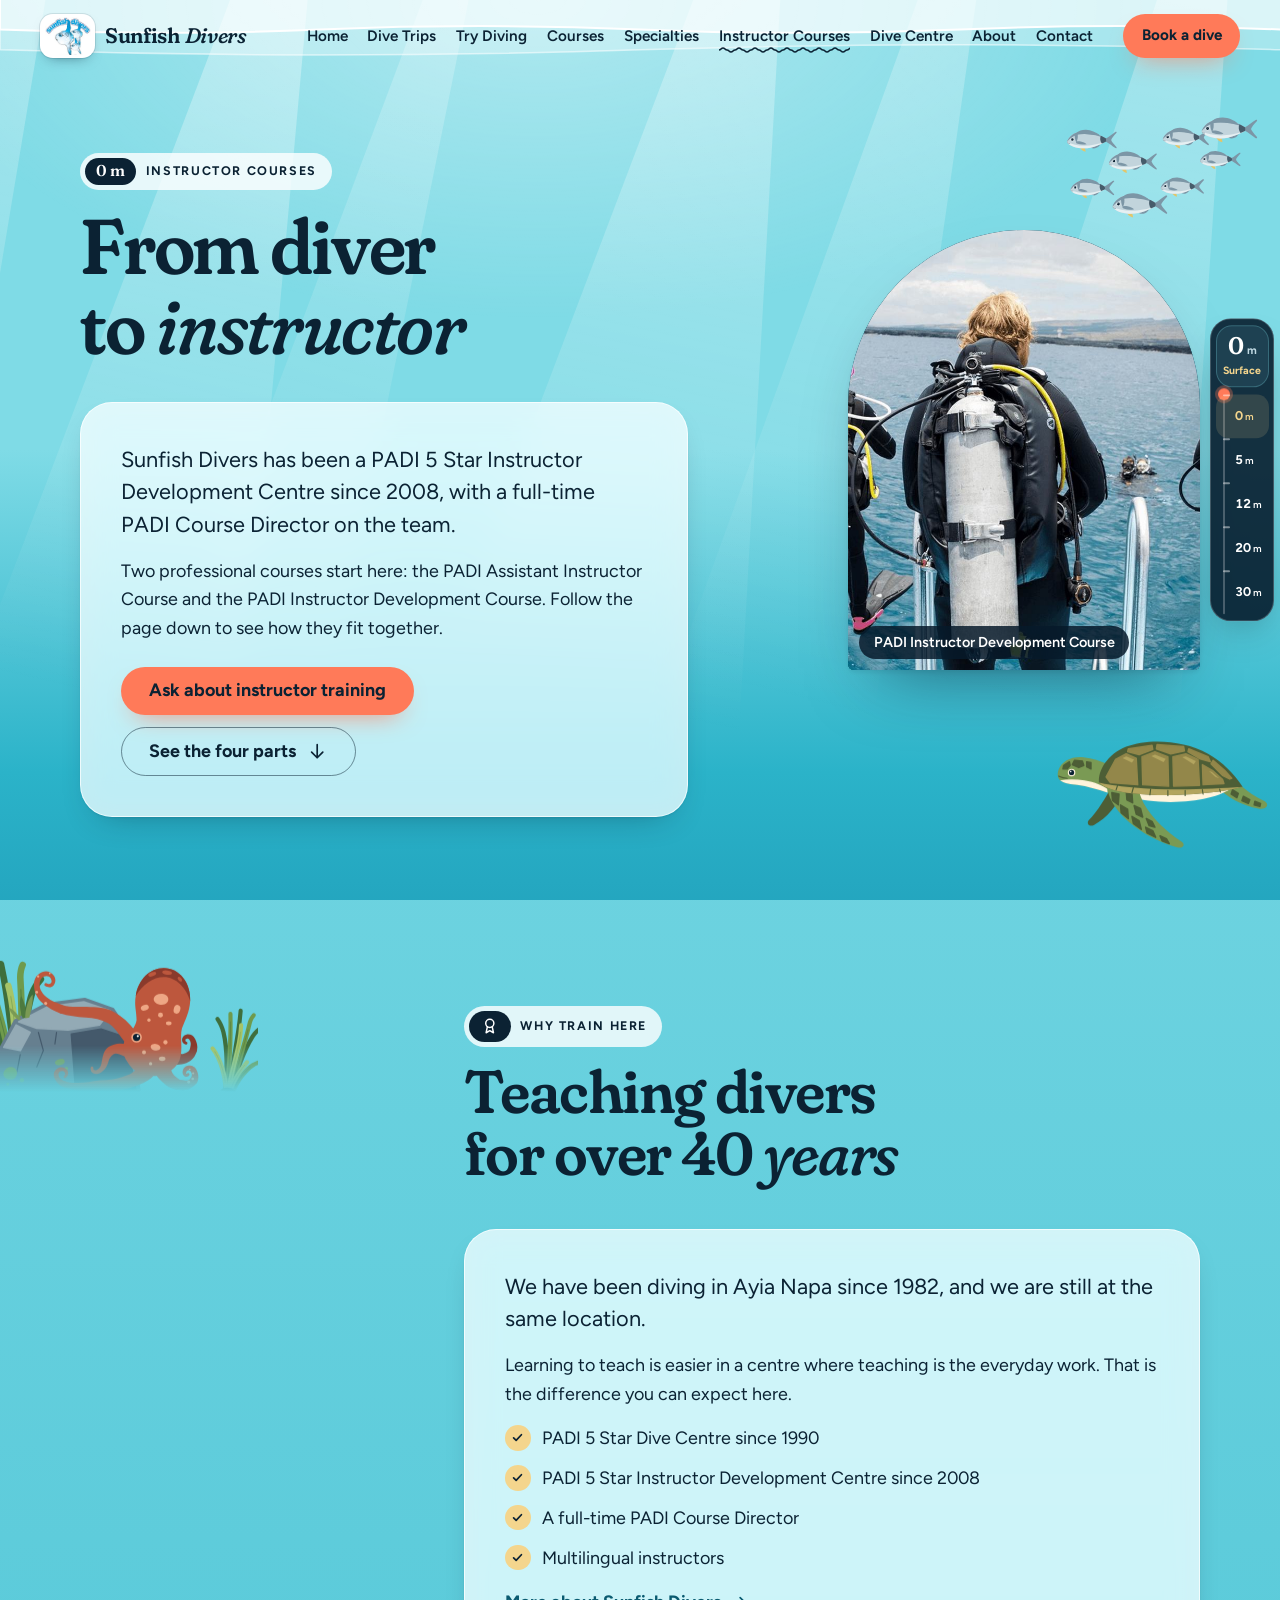
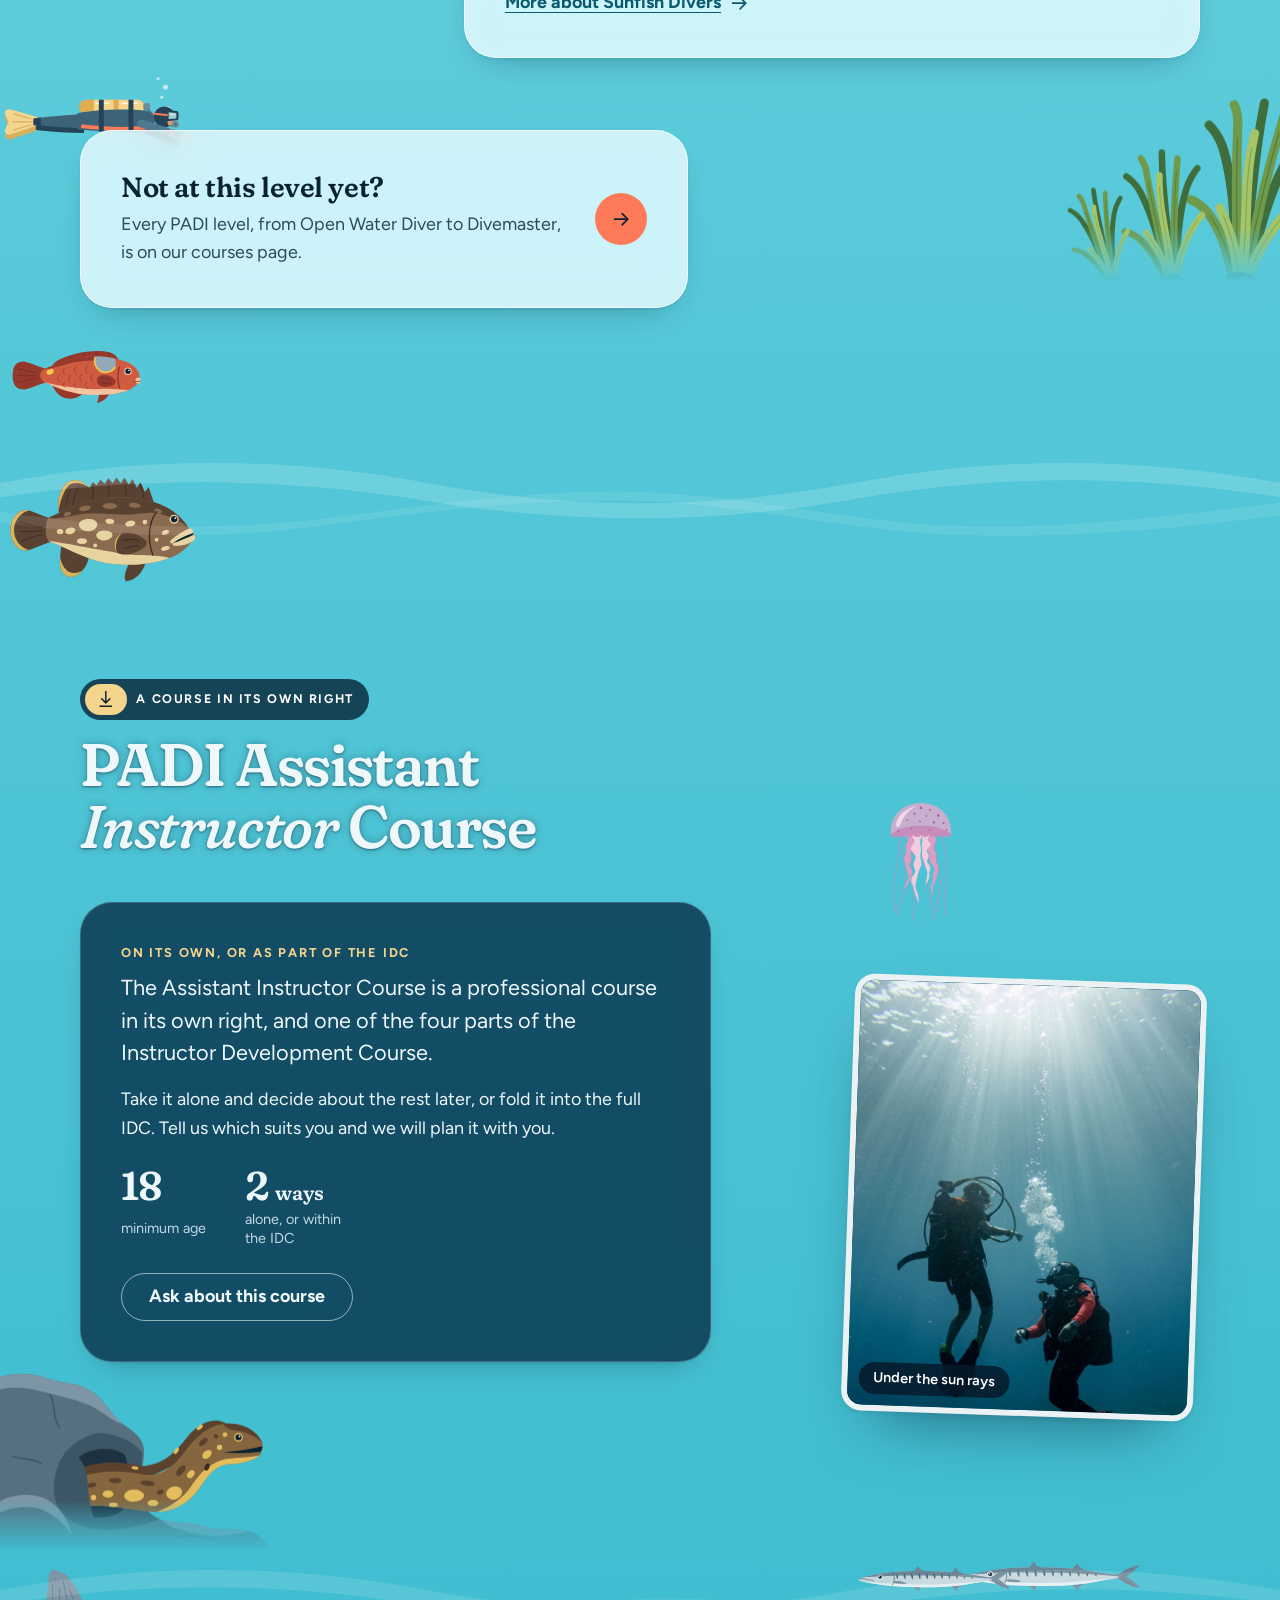
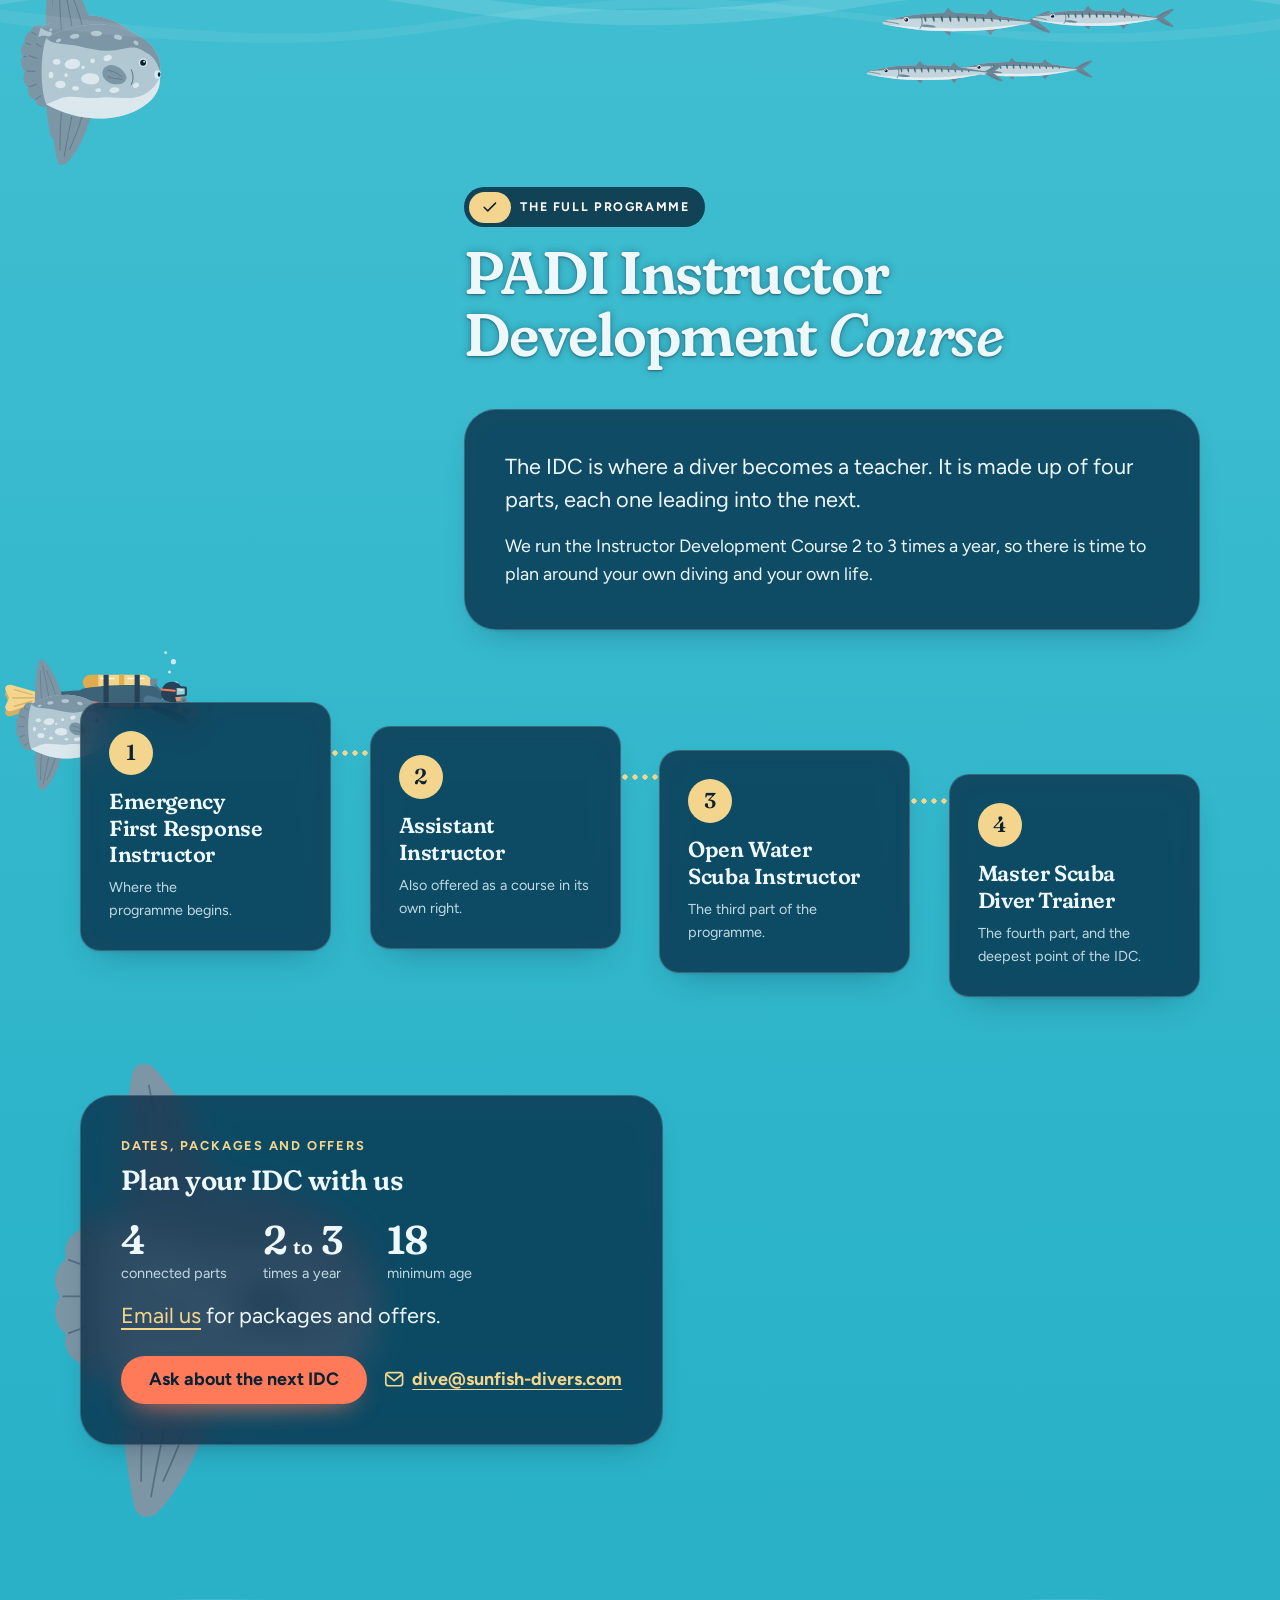
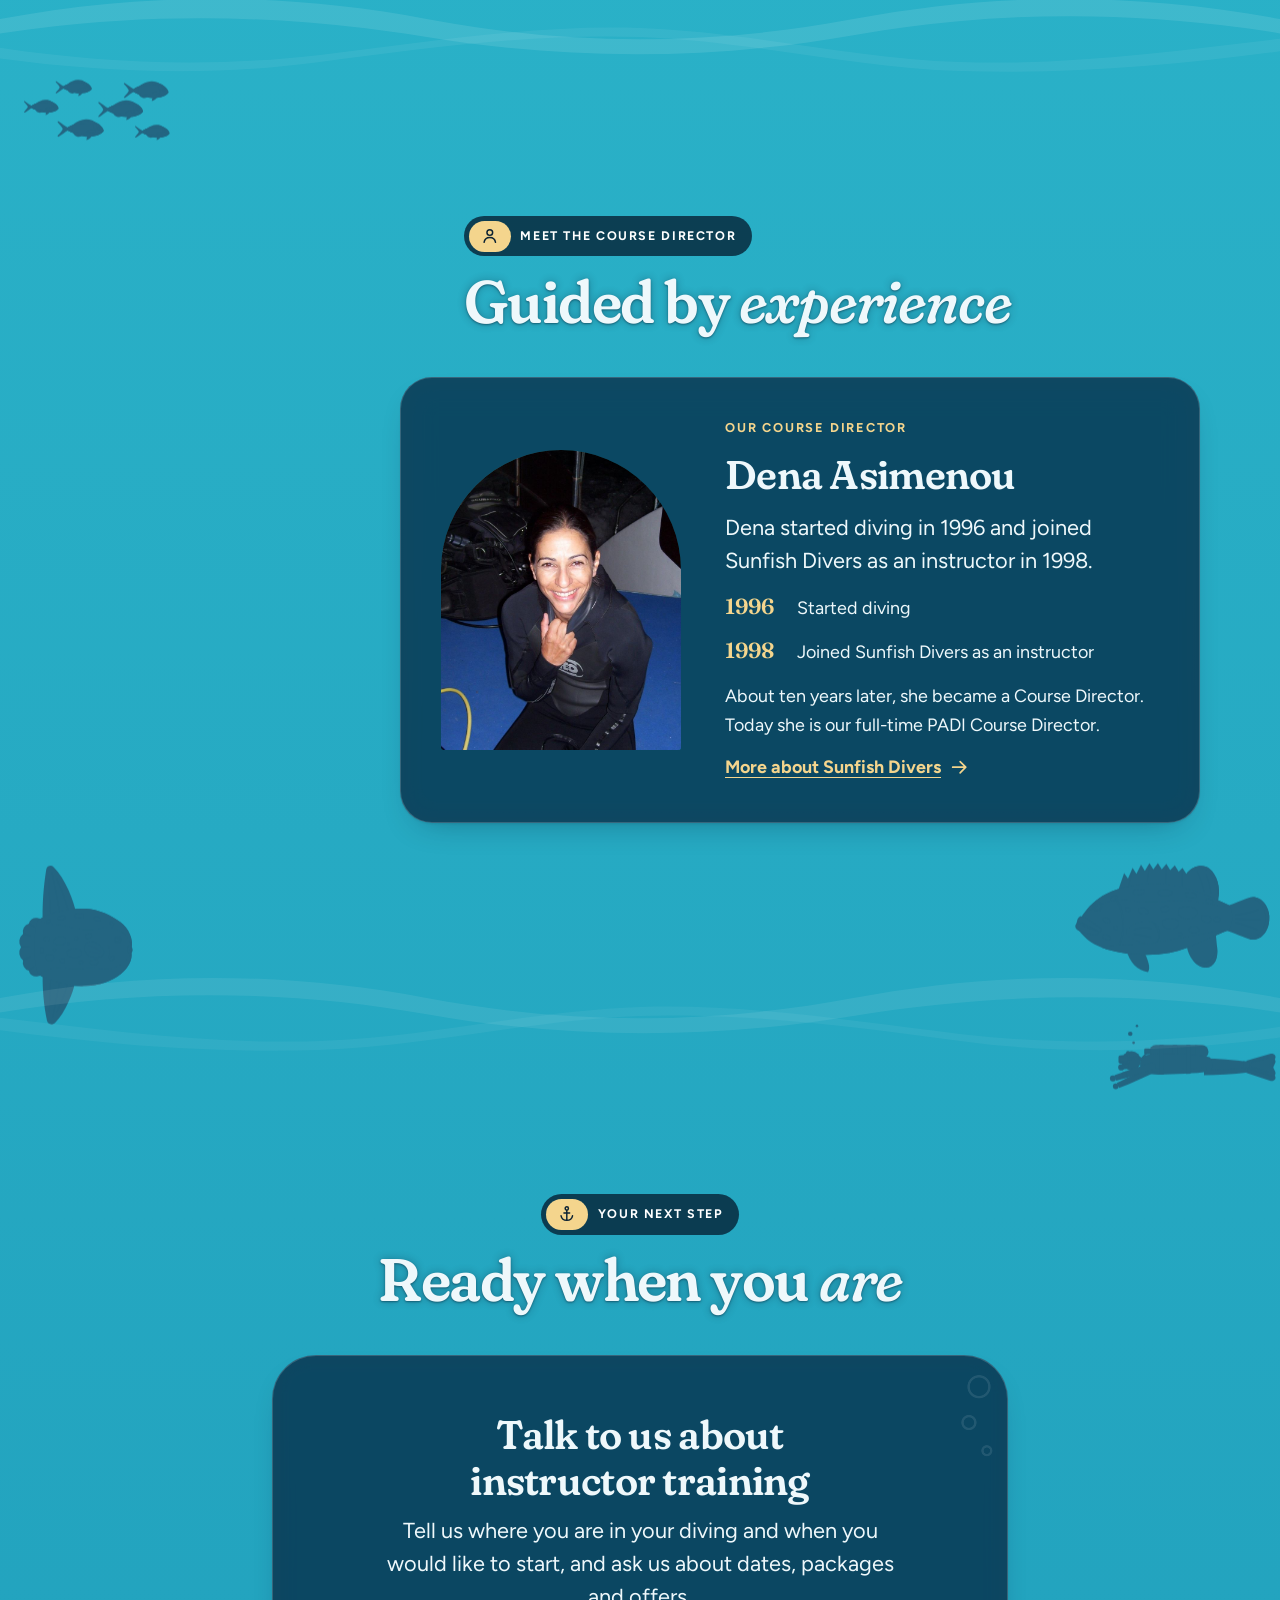
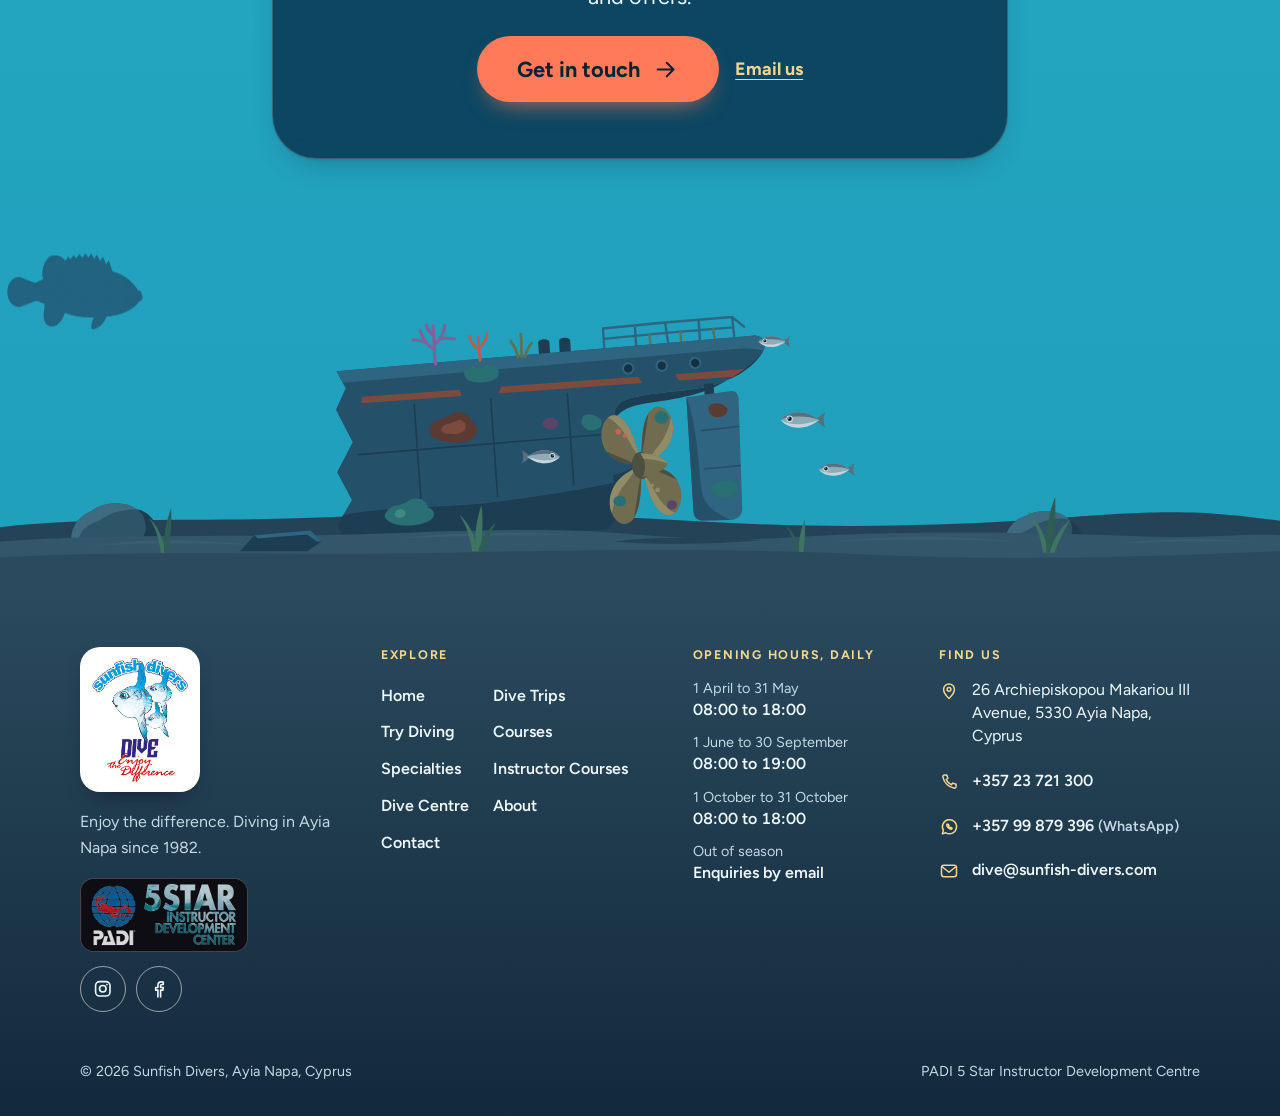
<file: instructor-courses.html>
<!doctype html>
<html lang="en" class="no-js">
<head>
  <meta charset="utf-8">
  <meta name="viewport" content="width=device-width, initial-scale=1, viewport-fit=cover">
  <title>Instructor Courses | Sunfish Divers, Ayia Napa</title>
  <meta name="description" content="Train to teach diving in Ayia Napa. The PADI Instructor Development Course and the PADI Assistant Instructor Course at a PADI 5 Star Instructor Development Centre with a full-time PADI Course Director.">
  <meta name="theme-color" content="#7fdbe6">
  <!-- TODO: remove at launch (keeps the temporary test site out of search engines) -->
  <meta name="robots" content="noindex, nofollow">

  <meta property="og:type" content="website">
  <meta property="og:site_name" content="Sunfish Divers">
  <meta property="og:locale" content="en_GB">
  <meta property="og:title" content="Instructor Courses | Sunfish Divers, Ayia Napa">
  <meta property="og:description" content="Train to teach diving in Ayia Napa. The PADI Instructor Development Course and the PADI Assistant Instructor Course at a PADI 5 Star Instructor Development Centre with a full-time PADI Course Director.">
  <!-- TODO: owner to confirm the final page URLs. og:url and og:image must be full addresses on the final domain -->
  <meta property="og:url" content="https://sunfish-divers.com/instructor-courses.html">
  <meta property="og:image" content="https://sunfish-divers.com/assets/img/og-sunfish-divers.jpg">
  <meta name="twitter:card" content="summary_large_image">

  <link rel="icon" href="assets/svg/favicon.svg" type="image/svg+xml">

  <script>
    /* no-js -> js, plus a failsafe: if js/ocean.js has not started after 3 s,
       show all content (.reveal-all) and use the plain in-flow header (.no-engine). */
    (function (d, w) {
      var h = d.documentElement;
      h.classList.remove('no-js');
      h.classList.add('js');
      setTimeout(function () {
        if (w.__sunfishReady) return;
        h.classList.add('reveal-all', 'no-engine');
        var n = 0, t = setInterval(function () {
          if (w.__sunfishReady || ++n > 120) {
            clearInterval(t);
            if (w.__sunfishReady) h.classList.remove('no-engine');
          }
        }, 500);
      }, 3000);
    })(document, window);
  </script>

  <link rel="preconnect" href="https://fonts.googleapis.com">
  <link rel="preconnect" href="https://fonts.gstatic.com" crossorigin>
  <link rel="stylesheet" href="https://fonts.googleapis.com/css2?family=Figtree:ital,wght@0,400..800;1,400..800&amp;family=Fraunces:ital,opsz,wght,SOFT@0,9..144,400..700,0..100;1,9..144,400..700,0..100&amp;display=swap">
  <link rel="stylesheet" href="css/styles.css">
</head>
<body data-page="instructor-courses">
  <div class="ocean" id="ocean" aria-hidden="true"></div>
  <a class="skip-link" href="#main">Skip to content</a>

  <!-- ===== HEADER (identical on every page; only aria-current moves) ===== -->
  <header class="site-header" data-header>
    <div class="site-header__inner">
      <!-- Logo: the sunfish emblem of the real logo (assets/img/logo-sunfish-divers-emblem.jpg) beside the text wordmark -->
      <a class="logo" href="index.html" aria-label="Sunfish Divers, home">
        <span class="logo__tile"><img class="logo__mark" src="assets/img/logo-sunfish-divers-emblem.jpg" alt="" width="244" height="200" fetchpriority="high"></span>
        <span class="logo__text">Sunfish <em>Divers</em></span>
      </a>

      <button class="menu-toggle" type="button" data-menu-toggle aria-expanded="false" aria-controls="site-nav">
        <span class="menu-toggle__label">Menu</span>
        <span class="menu-toggle__icon" aria-hidden="true"><span></span><span></span><span></span></span>
      </button>

      <nav class="site-nav" id="site-nav" aria-label="Main">
        <div class="site-nav__inner">
          <ul class="site-nav__list">
            <li><a href="index.html">Home</a></li>
            <li><a href="dive-trips.html">Dive Trips</a></li>
            <li><a href="try-diving.html">Try Diving</a></li>
            <li><a href="courses.html">Courses</a></li>
            <li><a href="specialties.html">Specialties</a></li>
            <li><a href="instructor-courses.html" aria-current="page">Instructor Courses</a></li>
            <li><a href="dive-centre.html">Dive Centre</a></li>
            <li><a href="about.html">About</a></li>
            <li><a href="contact.html">Contact</a></li>
          </ul>
          <div class="site-nav__extra">
            <a class="btn btn--primary btn--lg" href="contact.html">Book a dive</a>
            <p class="site-nav__contact">
              <a href="tel:+35723721300"><svg class="icon" viewBox="0 0 24 24" aria-hidden="true" focusable="false"><path d="M6.6 3.5h2.7l1.4 4-2 1.6a12 12 0 0 0 6.2 6.2l1.6-2 4 1.4v2.7a2 2 0 0 1-2.2 2A17.5 17.5 0 0 1 4.6 5.7a2 2 0 0 1 2-2.2z"/></svg>+357 23 721 300</a>
              <a href="mailto:dive@sunfish-divers.com"><svg class="icon" viewBox="0 0 24 24" aria-hidden="true" focusable="false"><rect x="3" y="5" width="18" height="14" rx="3"/><path d="m4.5 7.5 7.5 6 7.5-6"/></svg>dive@sunfish-divers.com</a>
            </p>
          </div>
        </div>
      </nav>

      <a class="btn btn--primary btn--sm site-header__cta" href="contact.html">Book a dive</a>
    </div>
  </header>
  <!-- ===== /HEADER ===== -->

  <main id="main">

    <!-- Surface: page hero -->
    <div class="page-hero">
      <div class="wrap split split--wide-left">
        <div>
          <div data-tone-auto>
            <p class="depth-mark"><span class="depth-mark__m">0 m</span> Instructor Courses</p>
            <h1 class="page-hero__title">From diver to <em>instructor</em></h1>
          </div>
          <div class="panel page-hero__intro reveal">
            <p class="lead">Sunfish Divers has been a PADI 5 Star Instructor Development Centre since 2008, with a full-time PADI Course Director on the team.</p>
            <p>Two professional courses start here: the PADI Assistant Instructor Course and the PADI Instructor Development Course. Follow the page down to see how they fit together.</p>
            <div class="cluster">
              <a class="btn btn--primary" href="contact.html">Ask about instructor training</a>
              <a class="btn btn--ghost" href="#idc">See the four parts <svg class="icon" viewBox="0 0 24 24" aria-hidden="true" focusable="false"><path d="M12 5v14M6 13l6 6 6-6"/></svg></a>
            </div>
          </div>
        </div>
        <!-- PADI course artwork, as used on the live Instructor Development Course page: confirm usage rights before launch -->
        <figure class="photo photo--portrait photo--arch photo--lift split__drop reveal" data-file="assets/img/padi-idc-course.jpg" style="--reveal-delay: 150ms">
          <img src="assets/img/padi-idc-course.jpg" alt="A diver in full scuba equipment seen from behind at the stern of a boat, looking towards two divers in the water" loading="eager" fetchpriority="high" width="675" height="844">
          <figcaption>PADI Instructor Development Course</figcaption>
        </figure>
      </div>
    </div>

    <!-- Shallow water: why train here -->
    <section class="section" aria-labelledby="why-title">
      <div class="wrap">
        <div class="section-head section-head--right reveal" data-tone-auto>
          <p class="depth-mark"><span class="depth-mark__m"><svg class="icon" viewBox="0 0 24 24" aria-hidden="true" focusable="false"><circle cx="12" cy="9" r="5"/><path d="m9 13.2-1.5 7.3 4.5-2.5 4.5 2.5-1.5-7.3"/></svg></span> Why train here</p>
          <h2 class="display" id="why-title">Teaching divers for over 40 <em>years</em></h2>
        </div>
        <div class="stack stack--lg">
          <div class="panel panel--right reveal" style="--panel-max: 46rem">
            <p class="lead">We have been diving in Ayia Napa since 1982, and we are still at the same location.</p>
            <p>Learning to teach is easier in a centre where teaching is the everyday work. That is the difference you can expect here.</p>
            <ul class="checklist">
              <li>PADI 5 Star Dive Centre since 1990</li>
              <li>PADI 5 Star Instructor Development Centre since 2008</li>
              <li>A full-time PADI Course Director</li>
              <li>Multilingual instructors</li>
            </ul>
            <a class="text-link" href="about.html">More about Sunfish Divers <svg class="icon" viewBox="0 0 24 24" aria-hidden="true" focusable="false"><path d="M5 12h14M13 6l6 6-6 6"/></svg></a>
          </div>

          <a class="panel link-card panel--left reveal" href="courses.html">
            <span class="link-card__title">Not at this level yet?</span>
            <span class="link-card__text">Every PADI level, from Open Water Diver to Divemaster, is on our courses page.</span>
            <span class="link-card__arrow"><svg class="icon" viewBox="0 0 24 24" aria-hidden="true" focusable="false"><path d="M5 12h14M13 6l6 6-6 6"/></svg></span>
          </a>
        </div>
      </div>
    </section>

    <div class="wave-divider" aria-hidden="true">
      <svg viewBox="0 0 1440 100" preserveAspectRatio="none" focusable="false">
        <path fill="currentColor" opacity=".16" d="M0 38c160-30 320-30 480 0s320 30 480 0 320-30 480 0v16c-160-26-320-26-480 2s-320 28-480 2-320-28-480-4z"/>
        <path fill="currentColor" opacity=".09" d="M0 70c120 18 240 22 360 8s240-34 360-30 240 34 360 38 240-12 360-26v14c-120 16-240 26-360 22s-240-34-360-38-240 12-360 28S120 98 0 82z"/>
      </svg>
    </div>

    <!-- Getting deeper: PADI Assistant Instructor Course -->
    <section class="section" id="assistant-instructor" aria-labelledby="ai-title">
      <div class="wrap">
        <div class="section-head reveal" data-tone-auto>
          <p class="depth-mark"><span class="depth-mark__m"><svg class="icon" viewBox="0 0 24 24" aria-hidden="true" focusable="false"><path d="M12 3v14M7 12l5 5 5-5M5 21h14"/></svg></span> A course in its own right</p>
          <h2 class="display" id="ai-title">PADI Assistant <em>Instructor</em> Course</h2>
        </div>
        <div class="split split--wide-left">
          <div class="panel reveal">
            <p class="eyebrow">On its own, or as part of the IDC</p>
            <p class="lead">The Assistant Instructor Course is a professional course in its own right, and one of the four parts of the Instructor Development Course.</p>
            <p>Take it alone and decide about the rest later, or fold it into the full IDC. Tell us which suits you and we will plan it with you.</p>
            <!-- TODO: details from live site (course content, duration, prerequisites) for the PADI Assistant Instructor Course -->
            <ul class="facts">
              <li><span class="facts__value">18</span><span class="facts__label">minimum age</span></li>
              <li><span class="facts__value">2 <small>ways</small></span><span class="facts__label">alone, or within the IDC</span></li>
            </ul>
            <a class="btn btn--ghost" href="contact.html">Ask about this course</a>
          </div>
          <!-- STOCK PHOTO (illustrative): https://www.pexels.com/photo/two-scuba-divers-floating-in-depths-of-ocean-in-sun-rays-11060853/. Replace with the centre's own photo of an Assistant Instructor Course in progress when available. -->
          <figure class="photo photo--portrait photo--print photo--tilt-r split__drop reveal" data-file="assets/img/stock-two-divers-in-sun-rays.jpg" style="--reveal-delay: 120ms">
            <img src="assets/img/stock-two-divers-in-sun-rays.jpg" alt="Two scuba divers upright in mid-water beneath bright sun rays: one, in a red top, faces the other, who holds out a hand" loading="lazy" decoding="async" width="800" height="1000">
            <figcaption>Under the sun rays</figcaption>
          </figure>
        </div>
      </div>
    </section>

    <div class="wave-divider wave-divider--flip" aria-hidden="true">
      <svg viewBox="0 0 1440 100" preserveAspectRatio="none" focusable="false">
        <path fill="currentColor" opacity=".13" d="M0 38c160-30 320-30 480 0s320 30 480 0 320-30 480 0v16c-160-26-320-26-480 2s-320 28-480 2-320-28-480-4z"/>
        <path fill="currentColor" opacity=".07" d="M0 70c120 18 240 22 360 8s240-34 360-30 240 34 360 38 240-12 360-26v14c-120 16-240 26-360 22s-240-34-360-38-240 12-360 28S120 98 0 82z"/>
      </svg>
    </div>

    <!-- Deeper: PADI Instructor Development Course, four connected parts -->
    <section class="section" id="idc" aria-labelledby="idc-title">
      <div class="wrap">
        <div class="section-head section-head--right reveal" data-tone-auto>
          <p class="depth-mark"><span class="depth-mark__m"><svg class="icon" viewBox="0 0 24 24" aria-hidden="true" focusable="false"><path d="m5 12.5 4.5 4.5L19 7.5"/></svg></span> The full programme</p>
          <h2 class="display" id="idc-title">PADI Instructor Development <em>Course</em></h2>
        </div>
        <div class="stack stack--lg">
          <div class="panel panel--right reveal" style="--panel-max: 46rem">
            <p class="lead">The IDC is where a diver becomes a teacher. It is made up of four parts, each one leading into the next.</p>
            <p>We run the Instructor Development Course 2 to 3 times a year, so there is time to plan around your own diving and your own life.</p>
          </div>

          <!-- TODO: details from live site (content, duration and prerequisites of each IDC part) -->
          <ol class="steps" aria-label="The four parts of the PADI Instructor Development Course">
            <li class="panel step reveal">
              <h3 class="step__title">Emergency First Response Instructor</h3>
              <p class="step__text">Where the programme begins.</p>
            </li>
            <li class="panel step reveal" style="--reveal-delay: 100ms">
              <h3 class="step__title">Assistant Instructor</h3>
              <p class="step__text">Also offered as a course in its own right.</p>
            </li>
            <li class="panel step reveal" style="--reveal-delay: 200ms">
              <h3 class="step__title">Open Water Scuba Instructor</h3>
              <p class="step__text">The third part of the programme.</p>
            </li>
            <li class="panel step reveal" style="--reveal-delay: 300ms">
              <h3 class="step__title">Master Scuba Diver Trainer</h3>
              <p class="step__text">The fourth part, and the deepest point of the IDC.</p>
            </li>
          </ol>

          <div class="panel panel--left reveal">
            <p class="eyebrow">Dates, packages and offers</p>
            <h3>Plan your IDC with us</h3>
            <ul class="facts">
              <li><span class="facts__value">4</span><span class="facts__label">connected parts</span></li>
              <li><span class="facts__value">2 <small>to</small> 3</span><span class="facts__label">times a year</span></li>
              <li><span class="facts__value">18</span><span class="facts__label">minimum age</span></li>
            </ul>
            <!-- TODO: owner to add the dates of the next Instructor Development Courses -->
            <p class="lead"><a href="mailto:dive@sunfish-divers.com">Email us</a> for packages and offers.</p>
            <div class="cluster">
              <a class="btn btn--primary" href="contact.html">Ask about the next IDC</a>
              <a class="text-link" href="mailto:dive@sunfish-divers.com"><svg class="icon" viewBox="0 0 24 24" aria-hidden="true" focusable="false"><rect x="3" y="5" width="18" height="14" rx="3"/><path d="m4.5 7.5 7.5 6 7.5-6"/></svg> dive@sunfish-divers.com</a>
            </div>
          </div>
        </div>
      </div>
    </section>

    <div class="wave-divider" aria-hidden="true">
      <svg viewBox="0 0 1440 100" preserveAspectRatio="none" focusable="false">
        <path fill="currentColor" opacity=".1" d="M0 38c160-30 320-30 480 0s320 30 480 0 320-30 480 0v16c-160-26-320-26-480 2s-320 28-480 2-320-28-480-4z"/>
        <path fill="currentColor" opacity=".06" d="M0 70c120 18 240 22 360 8s240-34 360-30 240 34 360 38 240-12 360-26v14c-120 16-240 26-360 22s-240-34-360-38-240 12-360 28S120 98 0 82z"/>
      </svg>
    </div>

    <!-- Deep water: Course Director profile -->
    <section class="section" aria-labelledby="director-title">
      <div class="wrap">
        <div class="section-head section-head--right reveal" data-tone-auto>
          <p class="depth-mark"><span class="depth-mark__m"><svg class="icon" viewBox="0 0 24 24" aria-hidden="true" focusable="false"><circle cx="12" cy="8" r="3.5"/><path d="M5 20c.6-3.8 3.3-6 7-6s6.4 2.2 7 6"/></svg></span> Meet the Course Director</p>
          <h2 class="display" id="director-title">Guided by <em>experience</em></h2>
        </div>
        <div class="panel profile panel--wide panel--right reveal">
          <div class="profile__portrait">
            <figure class="photo" data-file="assets/img/dena-asimenou-course-director.jpg">
              <img src="assets/img/dena-asimenou-course-director.jpg" alt="Dena Asimenou, PADI Course Director at Sunfish Divers, smiling in a wetsuit on the deck of a dive boat at night" loading="lazy" decoding="async" width="800" height="1000">
            </figure>
          </div>
          <div class="profile__body">
            <p class="eyebrow">Our Course Director</p>
            <h3 class="profile__name">Dena Asimenou</h3>
            <p class="lead">Dena started diving in 1996 and joined Sunfish Divers as an instructor in 1998.</p>
            <ul class="milestones">
              <li><span class="milestones__year">1996</span><span>Started diving</span></li>
              <li><span class="milestones__year">1998</span><span>Joined Sunfish Divers as an instructor</span></li>
            </ul>
            <p>About ten years later, she became a Course Director. Today she is our full-time PADI Course Director.</p>
            <p><a class="text-link" href="about.html">More about Sunfish Divers <svg class="icon" viewBox="0 0 24 24" aria-hidden="true" focusable="false"><path d="M5 12h14M13 6l6 6-6 6"/></svg></a></p>
          </div>
        </div>
      </div>
    </section>

    <div class="wave-divider wave-divider--flip" aria-hidden="true">
      <svg viewBox="0 0 1440 100" preserveAspectRatio="none" focusable="false">
        <path fill="currentColor" opacity=".08" d="M0 38c160-30 320-30 480 0s320 30 480 0 320-30 480 0v16c-160-26-320-26-480 2s-320 28-480 2-320-28-480-4z"/>
        <path fill="currentColor" opacity=".05" d="M0 70c120 18 240 22 360 8s240-34 360-30 240 34 360 38 240-12 360-26v14c-120 16-240 26-360 22s-240-34-360-38-240 12-360 28S120 98 0 82z"/>
      </svg>
    </div>

    <!-- Near the seabed: call to action -->
    <section class="section" aria-labelledby="cta-title">
      <div class="wrap">
        <div class="section-head section-head--center reveal" data-tone-auto>
          <p class="depth-mark"><span class="depth-mark__m"><svg class="icon" viewBox="0 0 24 24" aria-hidden="true" focusable="false"><circle cx="12" cy="5.5" r="2"/><path d="M12 7.5V20M8.5 11h7M5 14.5c.6 3.2 3.4 5.5 7 5.5s6.4-2.3 7-5.5"/></svg></span> Your next step</p>
          <h2 class="display" id="cta-title">Ready when you <em>are</em></h2>
        </div>
        <div class="panel cta-card reveal" data-bar-hide>
          <h3 class="cta-card__title">Talk to us about instructor training</h3>
          <p class="lead">Tell us where you are in your diving and when you would like to start, and ask us about dates, packages and offers.</p>
          <div class="cluster">
            <a class="btn btn--primary btn--lg" href="contact.html">Get in touch <svg class="icon" viewBox="0 0 24 24" aria-hidden="true" focusable="false"><path d="M5 12h14M13 6l6 6-6 6"/></svg></a>
            <a class="text-link" href="mailto:dive@sunfish-divers.com">Email us</a>
          </div>
        </div>
      </div>
    </section>

    <div class="seabed" aria-hidden="true"><!-- SEABED:BEGIN seabed-instructor-courses -->
<svg xmlns="http://www.w3.org/2000/svg" viewBox="0 0 1600 360" preserveAspectRatio="xMidYMax slice" aria-hidden="true" focusable="false"><defs><g id="seabed-instructor-courses-blade"><path fill="#6f6c50" d="M-6 -8C-14 -22 -30 -40 -28 -62C-26 -80 -8 -90 8 -84C24 -78 28 -58 22 -40C18 -28 10 -16 6 -8Z"/><path fill="#918c68" d="M6 -8C10 -16 18 -28 22 -40C28 -58 24 -78 8 -84C13 -72 14 -56 11 -42S6 -20 6 -8Z"/><path fill="#4d4f40" d="M-6 -8C-14 -22 -30 -40 -28 -62C-22 -46 -13 -30 -6 -8Z"/></g><g id="seabed-instructor-courses-fish"><path fill="#56707f" d="M-14 0L-28 -10C-25 -4 -25 4 -28 10Z"/><path fill="#8fabb8" d="M28 0C20 -10 4 -12 -8 -7C-13 -5 -17 -2 -20 0C-17 2 -13 5 -8 7C4 12 20 10 28 0Z"/><path fill="#56707f" d="M28 0C20 -10 4 -12 -8 -7C-13 -5 -17 -2 -20 0C-10 -4 2 -5 12 -4S24 -2 28 0Z"/><path fill="#c3d6de" d="M-20 0C-17 2 -13 5 -8 7C4 12 20 10 28 0C22 4 12 6 2 5S-14 2 -20 0Z"/><circle cx="17" cy="-1.5" r="4" fill="#dbe9ee"/><circle cx="17" cy="-1.5" r="2.8" fill="#0b2233"/><circle cx="18" cy="-2.5" r=".8" fill="#fff"/></g></defs><path fill="#244356" d="M0 284C120 270 260 278 400 272S700 266 860 276S1180 284 1330 272S1520 266 1600 276V360H0Z"/><path fill="#2e5468" d="M92 314C84 296 92 272 114 264C128 252 156 250 172 262C190 266 200 284 196 300C196 306 194 311 192 314Z"/><path fill="#3f6b80" d="M92 314C84 296 92 272 114 264C128 252 156 250 172 262C158 262 142 264 130 272S106 280 100 294S94 308 92 314Z"/><path fill="#1f3c4f" d="M172 262C190 266 200 284 196 300C196 306 194 311 192 314L152 314C170 308 184 296 182 282S178 268 172 262Z"/><path fill="#2e5468" d="M1258 314C1252 296 1262 276 1282 270C1298 260 1324 262 1336 274C1350 280 1356 296 1352 308L1350 314Z"/><path fill="#3f6b80" d="M1258 314C1252 296 1262 276 1282 270C1298 260 1324 262 1336 274C1322 272 1306 274 1294 282S1274 290 1268 300S1260 310 1258 314Z"/><path fill="#1f3c4f" d="M1336 274C1350 280 1356 296 1352 308L1350 314L1316 314C1330 308 1340 298 1340 288S1338 278 1336 274Z"/><g transform="rotate(-4 700 300)"><path fill="none" stroke="#2f6580" stroke-width="3" stroke-linecap="round" stroke-linejoin="round" d="M772 66L772 40L850 38L852 64M850 38L934 37L948 50M812 65L812 39M892 63L892 38M934 37L935 62M772 53L850 51L934 50"/><path fill="#1c3d52" d="M690 68L690 52C690 47 704 47 704 52L704 68ZM716 68L716 52C716 47 730 47 730 52L730 68Z"/><g fill="none" stroke="#5d7350" stroke-width="3" stroke-linecap="round"><path class="sf-sway" style="transform-origin:830px 51px;--sf-amp:7deg;--sf-dur:3.6s" d="M830 51C828 57 832 62 829 70"/><path class="sf-sway" style="transform-origin:868px 51px;--sf-amp:7deg;--sf-dur:3.6s;--sf-delay:-1.3s" d="M868 51C870 58 866 64 869 74"/><path class="sf-sway" style="transform-origin:910px 50px;--sf-amp:7deg;--sf-dur:3.6s;--sf-delay:-2.4s" d="M910 50C908 56 912 60 910 66"/></g><path fill="#24506a" d="M436 70L958 62C970 62 976 71 970 82C952 108 918 120 884 123C852 126 818 124 794 131C783 134 778 143 778 155L778 252C778 270 771 284 758 291L436 297L424 262L444 232L428 196L450 160L432 118L446 92Z"/><path fill="#2f6580" d="M436 70L958 62C970 62 976 71 970 82C962 78 950 77 938 77L442.8 85Z"/><path fill="#1c3d52" d="M970 82C952 108 918 120 884 123C852 126 818 124 794 131C783 134 778 143 778 155C786 143 800 139 820 137S880 134 910 121S956 98 970 82Z"/><path fill="#1c3d52" d="M778 232L778 252C778 270 771 284 758 291L436 297L424 262L432 250C500 242 560 252 640 246S740 238 778 232Z"/><path fill="#7d4a3e" d="M466 104L588 103.8L590 111.8L464 112ZM640 103.6L812 103.4L816 111.4L636 111.8ZM858 103.2L945 103L930 111.4L862 111.4Z"/><path fill="none" stroke="#1c3d52" stroke-width="2" stroke-linecap="round" d="M530 118L530 236M626 118L626 240M722 118L722 232M456 176L770 172"/><g fill="#16303f" stroke="#2f6580" stroke-width="2.5"><circle cx="800" cy="92" r="6.5"/><circle cx="842" cy="91.5" r="6.5"/><circle cx="884" cy="91" r="6.5"/></g><path fill="#5c3a34" d="M548 148C552 138 566 140 574 134C584 128 598 134 600 144C608 148 608 160 600 166C590 172 572 170 560 166C550 162 544 156 548 148Z"/><path fill="#7d4a3e" d="M562 150C566 144 576 146 582 142C588 140 594 146 592 152C590 158 580 160 572 158C564 158 560 154 562 150Z"/><path fill="#2a6f73" d="M486 250C492 240 506 244 514 238C524 232 538 238 538 248C546 250 548 260 540 264C530 270 508 270 496 266C486 262 480 256 486 250ZM596 80C602 74 612 78 620 76C630 74 640 80 638 88C636 96 622 98 610 96C600 96 592 88 596 80ZM738 150C742 142 754 146 760 152C766 158 760 166 750 166C742 166 734 158 738 150Z"/><path fill="#3d8a84" d="M498 250C502 246 510 248 510 253C510 258 502 260 498 257C495 255 495 252 498 250Z"/><path fill="#5a4468" d="M690 150C694 144 704 146 708 152C710 158 702 163 695 161C689 159 687 154 690 150Z"/><path fill="#24506a" d="M772 192C786 197 796 203 804 205L804 223C796 225 786 231 772 236Z"/><path fill="#1c3d52" d="M772 236C786 231 796 225 804 223L804 214C794 218 784 222 772 224Z"/><path fill="#1c3d52" d="M893 118L905 118L905 136L893 136Z"/><path fill="#2f6580" d="M870 133L926 129C932 129 935 133 935 139L930 275C930 285 924 290 914 290L880 288C873 288 869 283 869 276Z"/><path fill="#24506a" d="M869 276L870 133C878 156 880 200 880 232S884 272 914 290L880 288C873 288 869 283 869 276Z"/><path fill="none" stroke="#24506a" stroke-width="2" stroke-linecap="round" d="M886 176L933 174M886 224L931 223"/><path fill="#5c3a34" d="M898 146C904 140 916 144 920 150C922 158 912 162 904 160C898 158 894 152 898 146Z"/><path fill="#2a6f73" d="M894 246C900 238 912 242 918 240C926 242 928 252 922 258C914 264 900 262 894 256C892 252 892 248 894 246Z"/><g transform="translate(808 214) scale(.66 1)"><use href="#seabed-instructor-courses-blade" transform="rotate(42)"/><use href="#seabed-instructor-courses-blade" transform="rotate(132)"/><use href="#seabed-instructor-courses-blade" transform="rotate(222)"/><use href="#seabed-instructor-courses-blade" transform="rotate(312)"/></g><path fill="#2a6f73" d="M832 150C838 146 846 150 846 157C845 164 836 166 831 162C827 158 828 153 832 150ZM772 252C777 248 786 251 786 257C786 263 778 265 773 262C769 259 769 255 772 252Z"/><path fill="#5a4468" d="M838 262C842 259 849 261 849 266C849 271 843 273 839 271C836 268 836 265 838 262Z"/><circle cx="782" cy="170" r="3.5" fill="#c9644f"/><circle cx="790" cy="176" r="2.5" fill="#c9644f"/><circle cx="826" cy="246" r="3" fill="#918c68"/><circle cx="820" cy="240" r="2" fill="#918c68"/><ellipse cx="808" cy="214" rx="12" ry="17" fill="#4d4f40"/><path fill="#6f6c50" d="M808 199C826 201 838 207 841 214C838 221 826 227 808 229C814 220 814 208 808 199Z"/><path fill="#918c68" d="M808 199C826 201 838 207 841 214C830 209 820 207 811 206Z"/><g class="sf-sway" style="transform-origin:560px 68px;--sf-amp:4deg;--sf-dur:5s"><path fill="none" stroke="#84609a" stroke-width="4" stroke-linecap="round" stroke-linejoin="round" d="M560 70C559 56 561 42 560 22M560 52C552 46 546 38 544 26M560 46C567 40 573 34 575 22M551 43C547 40 541 38 534 38M568 39C573 38 579 38 586 40M560 34C556 30 553 26 552 20"/></g><g class="sf-sway" style="transform-origin:616px 67px;--sf-amp:5deg;--sf-dur:4.4s;--sf-delay:-1.5s"><path fill="none" stroke="#b5604e" stroke-width="3.5" stroke-linecap="round" stroke-linejoin="round" d="M616 69C616 60 615 52 616 40M616 56C610 52 606 46 605 38M616 53C622 49 626 44 627 36"/></g><g class="sf-sway" style="transform-origin:668px 67px;--sf-amp:6deg;--sf-dur:4.8s;--sf-delay:-2.2s"><path fill="none" stroke="#5d7350" stroke-width="3.5" stroke-linecap="round" d="M664 68C662 60 660 54 656 48M668 68C668 58 670 50 669 40M672 68C675 61 678 56 682 52"/></g></g><path fill="#33566a" d="M0 302C160 290 330 298 480 292C580 288 700 284 780 292C850 298 920 302 1000 296C1140 288 1300 290 1440 296C1500 298 1560 292 1600 294V360H0Z"/><path fill="#3a5d70" d="M110 308C170 298 250 298 310 306C250 303 170 303 110 308ZM500 298C560 290 660 290 720 294C660 294 560 295 500 298ZM1040 302C1110 294 1200 294 1270 302C1200 299 1110 299 1040 302ZM1400 304C1450 298 1520 298 1570 302C1520 301 1450 302 1400 304Z"/><path fill="#244356" d="M770 302C800 296 900 296 950 300C900 306 800 306 770 302Z"/><path fill="#1c3d52" d="M300 314L318 294L388 288L402 302L384 314Z"/><path fill="#2f6580" d="M318 294L388 288L402 302L396 302L384 293L322 298Z"/><g transform="translate(596 314)" fill="#3f7462"><path class="sf-sway" style="transform-origin:0 0;--sf-delay:-.6s" d="M-6 0C-8 -18 -14 -34 -22 -46C-10 -36 -2 -20 1 0Z"/><path class="sf-sway" style="transform-origin:0 0;--sf-delay:-2s" d="M-2 0C-3 -22 0 -42 6 -58C8 -40 7 -20 5 0Z"/><path class="sf-sway" style="transform-origin:0 0;--sf-delay:-3.1s" fill="#2f5d55" d="M2 0C6 -16 14 -28 24 -36C18 -24 12 -12 8 0Z"/></g><g transform="translate(1000 316)" fill="#3f7462"><path class="sf-sway" style="transform-origin:0 0;--sf-delay:-1.1s" fill="#2f5d55" d="M-5 0C-7 -14 -11 -24 -18 -34C-8 -26 -2 -14 1 0Z"/><path class="sf-sway" style="transform-origin:0 0;--sf-delay:-2.8s" d="M-1 0C-2 -16 1 -30 6 -42C7 -28 6 -14 4 0Z"/></g><g transform="translate(1310 316)" fill="#3f7462"><path class="sf-sway" style="transform-origin:0 0;--sf-delay:-1.4s" d="M-6 0C-9 -20 -16 -38 -26 -52C-12 -40 -3 -22 1 0Z"/><path class="sf-sway" style="transform-origin:0 0;--sf-delay:-.3s" fill="#2f5d55" d="M-2 0C-3 -26 1 -50 9 -70C10 -48 8 -24 5 0Z"/><path class="sf-sway" style="transform-origin:0 0;--sf-delay:-2.6s" d="M2 0C7 -18 16 -32 28 -42C20 -28 13 -14 8 0Z"/></g><g transform="translate(206 316)" fill="#3f7462"><path class="sf-sway" style="transform-origin:0 0;--sf-delay:-2.2s" d="M-5 0C-7 -18 -12 -32 -20 -44C-9 -34 -2 -18 1 0Z"/><path class="sf-sway" style="transform-origin:0 0;--sf-delay:-.9s" fill="#2f5d55" d="M-1 0C-2 -22 2 -40 8 -56C9 -38 7 -18 5 0Z"/></g><g transform="translate(1004 150) scale(-1 1)"><use href="#seabed-instructor-courses-fish" class="sf-drift" style="--sf-dx:34px;--sf-dy:8px;--sf-dur:9s"/></g><g transform="translate(1046 212) scale(-.8 .8)"><use href="#seabed-instructor-courses-fish" class="sf-drift" style="--sf-dx:28px;--sf-dy:-10px;--sf-dur:11s;--sf-delay:-4s"/></g><g transform="translate(676 196) scale(.85)"><use href="#seabed-instructor-courses-fish" class="sf-drift" style="--sf-dx:30px;--sf-dy:-6px;--sf-dur:10s;--sf-delay:-2s"/></g><g transform="translate(968 52) scale(-.7 .7)"><use href="#seabed-instructor-courses-fish" class="sf-drift" style="--sf-dx:36px;--sf-dy:6px;--sf-dur:13s;--sf-delay:-7s"/></g><path fill="#2b4a5e" d="M0 322C180 312 380 320 560 316S900 310 1080 318S1420 322 1600 314V360H0Z"/></svg>
<!-- SEABED:END --></div>
  </main>

  <!-- ===== FOOTER (identical on every page) ===== -->
  <footer class="site-footer">
    <div class="wrap">
      <div class="site-footer__grid">
        <div class="site-footer__brand">
          <!-- Logo: the real Sunfish Divers logo (assets/img/logo-sunfish-divers.jpg) -->
          <a class="logo logo--full" href="index.html" aria-label="Sunfish Divers, home">
            <img src="assets/img/logo-sunfish-divers.jpg" alt="" loading="lazy" decoding="async" width="395" height="500">
          </a>
          <p class="site-footer__tagline">Enjoy the difference. Diving in Ayia Napa since 1982.</p>
          <!-- PADI badge: the official badge image from the live site (assets/img/padi-5-star-idc-badge.jpg) -->
          <div class="site-footer__marks">
            <img class="padi-badge" src="assets/img/padi-5-star-idc-badge.jpg" alt="PADI 5 Star Instructor Development Centre" loading="lazy" decoding="async" width="488" height="211">
            <ul class="social">
              <li><a href="https://www.instagram.com/sunfishdivers/" target="_blank" rel="noopener" aria-label="Sunfish Divers on Instagram"><svg class="icon" viewBox="0 0 24 24" aria-hidden="true" focusable="false"><rect x="4" y="4" width="16" height="16" rx="4.5"/><circle cx="12" cy="12" r="3.6"/><path d="M16.6 7.4h.01"/></svg></a></li>
              <li><a href="https://www.facebook.com/sunfishdivers/" target="_blank" rel="noopener" aria-label="Sunfish Divers on Facebook"><svg class="icon" viewBox="0 0 24 24" aria-hidden="true" focusable="false"><path d="M14 21v-7.5h2.6l.4-3H14V8.8c0-1 .5-1.6 1.8-1.6H17V4.5c-.6-.1-1.4-.2-2.3-.2-2.3 0-3.7 1.4-3.7 3.9v2.3H8.5v3H11V21"/></svg></a></li>
            </ul>
          </div>
        </div>

        <nav aria-label="Footer">
          <h2 class="site-footer__title">Explore</h2>
          <ul class="site-footer__links">
            <li><a href="index.html">Home</a></li>
            <li><a href="dive-trips.html">Dive Trips</a></li>
            <li><a href="try-diving.html">Try Diving</a></li>
            <li><a href="courses.html">Courses</a></li>
            <li><a href="specialties.html">Specialties</a></li>
            <li><a href="instructor-courses.html">Instructor Courses</a></li>
            <li><a href="dive-centre.html">Dive Centre</a></li>
            <li><a href="about.html">About</a></li>
            <li><a href="contact.html">Contact</a></li>
          </ul>
        </nav>

        <div>
          <h2 class="site-footer__title">Opening hours, daily</h2>
          <ul class="site-footer__hours">
            <li><span>1 April to 31 May</span><span>08:00 to 18:00</span></li>
            <li><span>1 June to 30 September</span><span>08:00 to 19:00</span></li>
            <li><span>1 October to 31 October</span><span>08:00 to 18:00</span></li>
            <li><span>Out of season</span><span>Enquiries by email</span></li>
          </ul>
        </div>

        <div>
          <h2 class="site-footer__title">Find us</h2>
          <ul class="site-footer__contact">
            <li><svg class="icon" viewBox="0 0 24 24" aria-hidden="true" focusable="false"><path d="M12 21s-6.5-6-6.5-11a6.5 6.5 0 0 1 13 0c0 5-6.5 11-6.5 11z"/><circle cx="12" cy="10" r="2.3"/></svg><span>26 Archiepiskopou Makariou III Avenue, 5330 Ayia Napa, Cyprus</span></li>
            <li><svg class="icon" viewBox="0 0 24 24" aria-hidden="true" focusable="false"><path d="M6.6 3.5h2.7l1.4 4-2 1.6a12 12 0 0 0 6.2 6.2l1.6-2 4 1.4v2.7a2 2 0 0 1-2.2 2A17.5 17.5 0 0 1 4.6 5.7a2 2 0 0 1 2-2.2z"/></svg><a href="tel:+35723721300">+357 23 721 300</a></li>
            <!-- TODO: owner to confirm number -->
            <li><svg class="icon" viewBox="0 0 24 24" aria-hidden="true" focusable="false"><path d="M4 20l1.3-4A8.5 8.5 0 1 1 8.3 19z"/><path d="M9.3 8.7c-.3 2.7 2.5 5.7 5.5 6l1-1.2-1.6-1.1-.9.6c-.8-.4-1.5-1.1-1.9-1.9l.6-.9-1.1-1.6z"/></svg><a href="https://wa.me/35799879396" target="_blank" rel="noopener">+357 99 879 396 <span class="note">(WhatsApp)</span></a></li>
            <li><svg class="icon" viewBox="0 0 24 24" aria-hidden="true" focusable="false"><rect x="3" y="5" width="18" height="14" rx="3"/><path d="m4.5 7.5 7.5 6 7.5-6"/></svg><a href="mailto:dive@sunfish-divers.com">dive@sunfish-divers.com</a></li>
          </ul>
        </div>
      </div>

      <div class="site-footer__base">
        <p>&copy; <span data-year>2026</span> Sunfish Divers, Ayia Napa, Cyprus</p>
        <p>PADI 5 Star Instructor Development Centre</p>
      </div>
    </div>
  </footer>
  <!-- ===== /FOOTER ===== -->

  <!-- ===== MOBILE ACTION BAR (phones only, identical on every page). To remove it: delete this block from all nine pages, and section 19 of css/styles.css ===== -->
  <nav class="action-bar" data-action-bar aria-label="Quick contact">
    <a class="action-bar__item" href="tel:+35723721300"><svg class="icon" viewBox="0 0 24 24" aria-hidden="true" focusable="false"><path d="M6.6 3.5h2.7l1.4 4-2 1.6a12 12 0 0 0 6.2 6.2l1.6-2 4 1.4v2.7a2 2 0 0 1-2.2 2A17.5 17.5 0 0 1 4.6 5.7a2 2 0 0 1 2-2.2z"/></svg><span>Call</span></a>
    <!-- TODO: owner to confirm number -->
    <a class="action-bar__item" href="https://wa.me/35799879396" target="_blank" rel="noopener"><svg class="icon" viewBox="0 0 24 24" aria-hidden="true" focusable="false"><path d="M4 20l1.3-4A8.5 8.5 0 1 1 8.3 19z"/><path d="M9.3 8.7c-.3 2.7 2.5 5.7 5.5 6l1-1.2-1.6-1.1-.9.6c-.8-.4-1.5-1.1-1.9-1.9l.6-.9-1.1-1.6z"/></svg><span>WhatsApp</span></a>
    <a class="action-bar__item action-bar__item--book" href="contact.html#enquiry"><svg class="icon" viewBox="0 0 24 24" aria-hidden="true" focusable="false"><rect x="4" y="5.5" width="16" height="14.5" rx="3"/><path d="M8 3.5v4M16 3.5v4M4 10.5h16"/><path d="m9.2 15.3 2 2 3.8-4"/></svg><span>Book a dive</span></a>
  </nav>
  <!-- ===== /MOBILE ACTION BAR ===== -->

  <script src="js/ocean.js" defer></script>
</body>
</html>
</file>
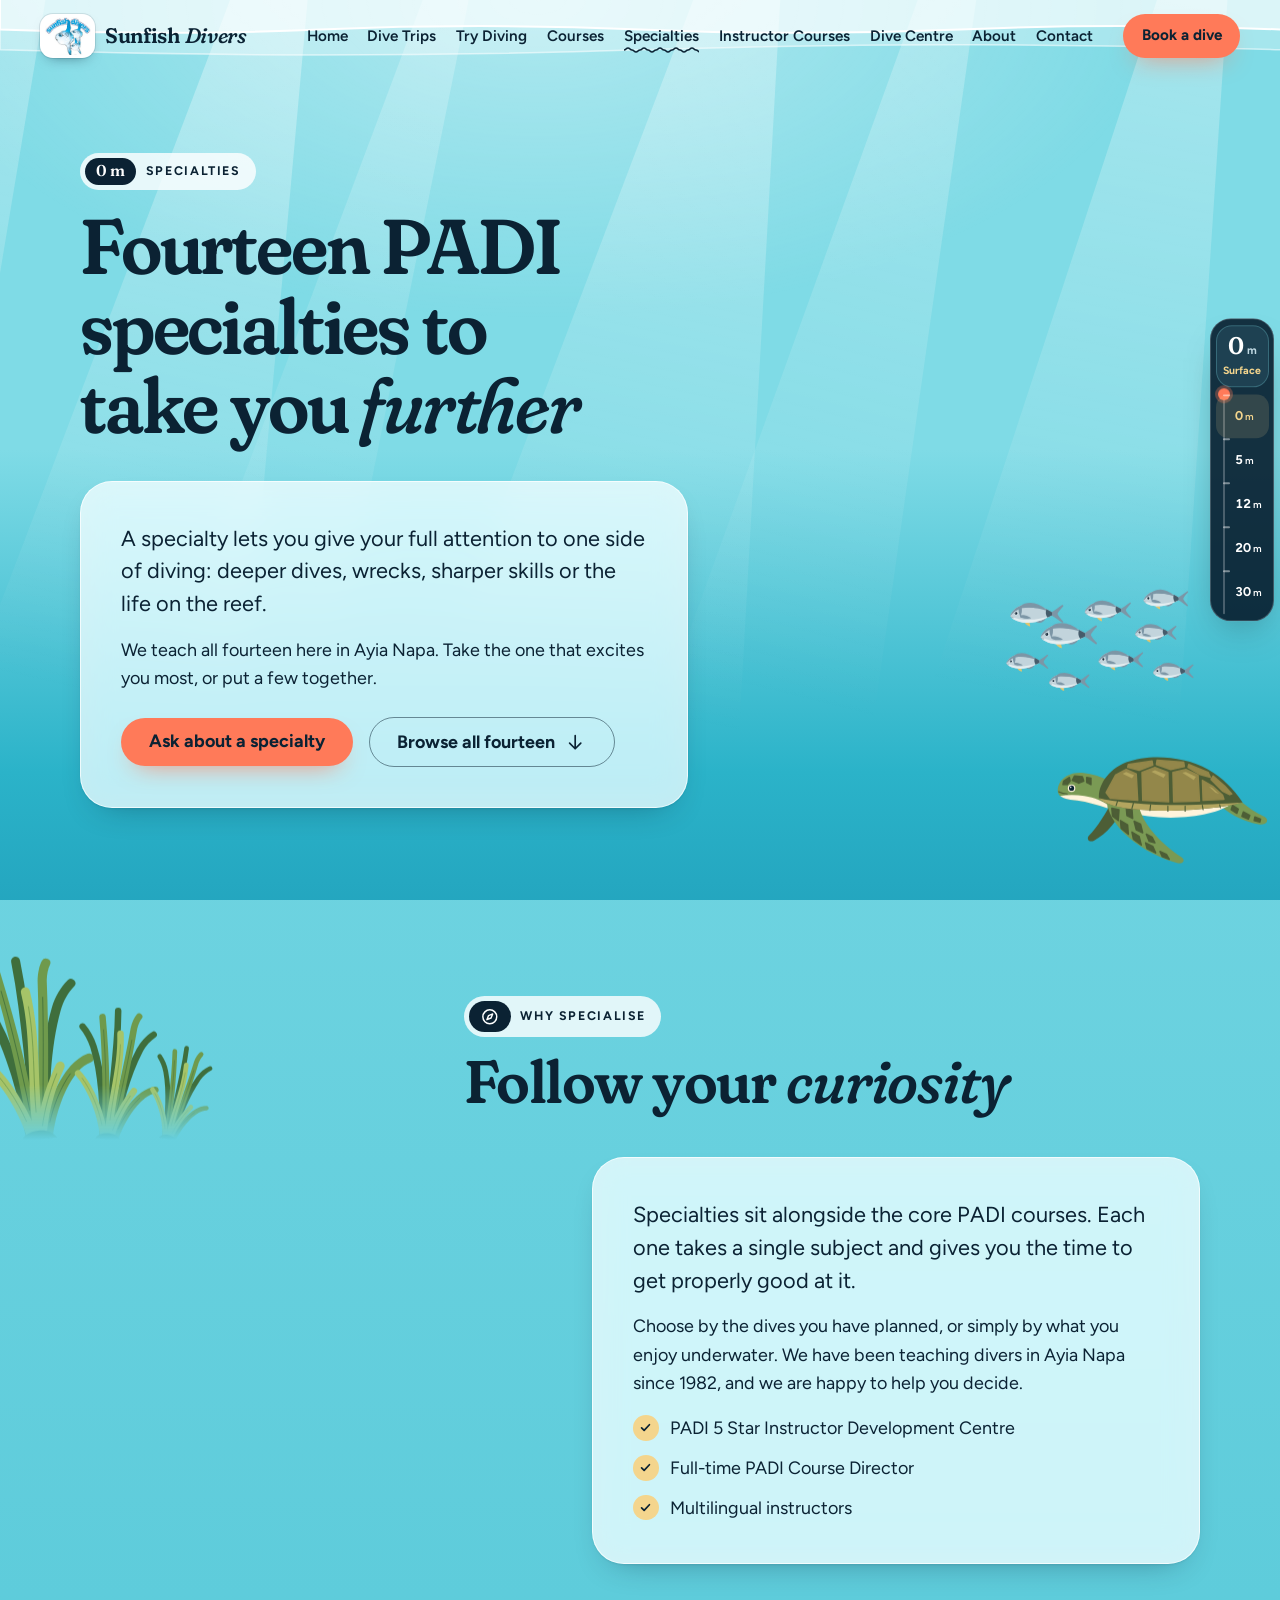
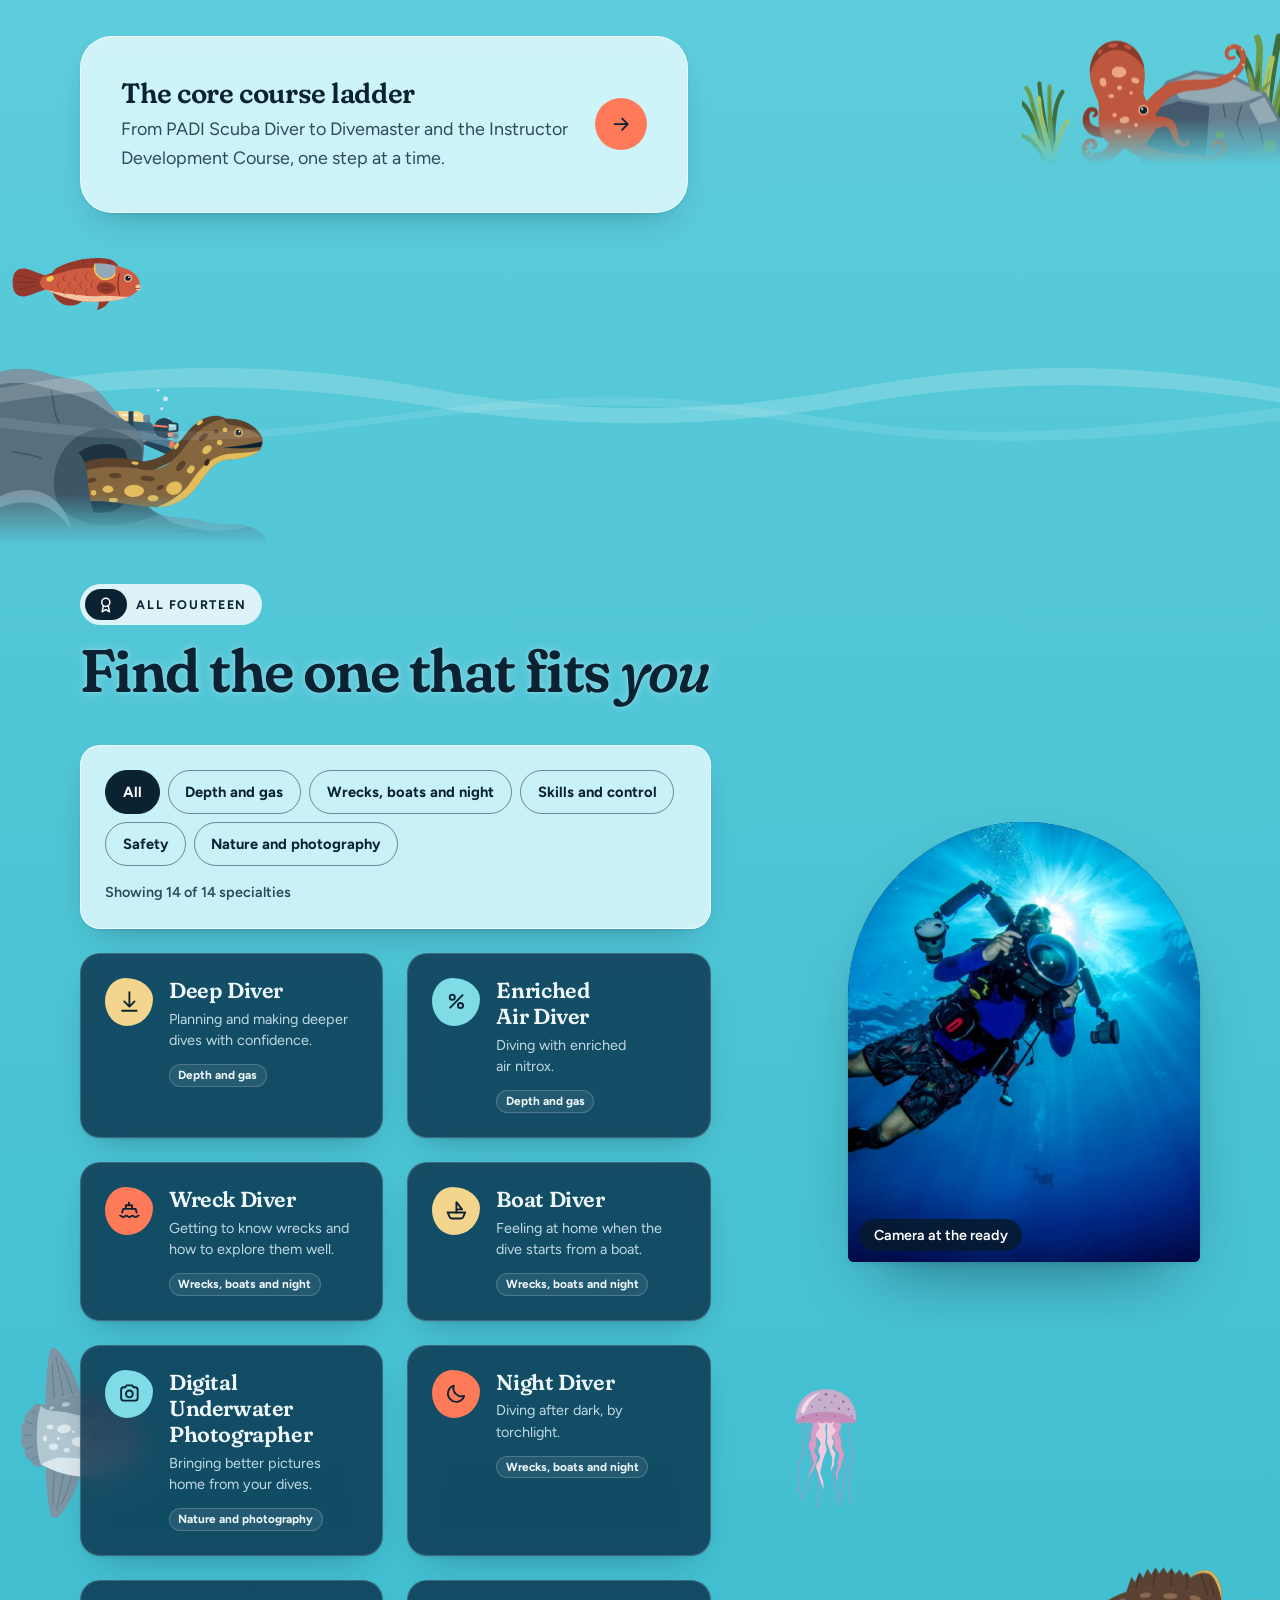
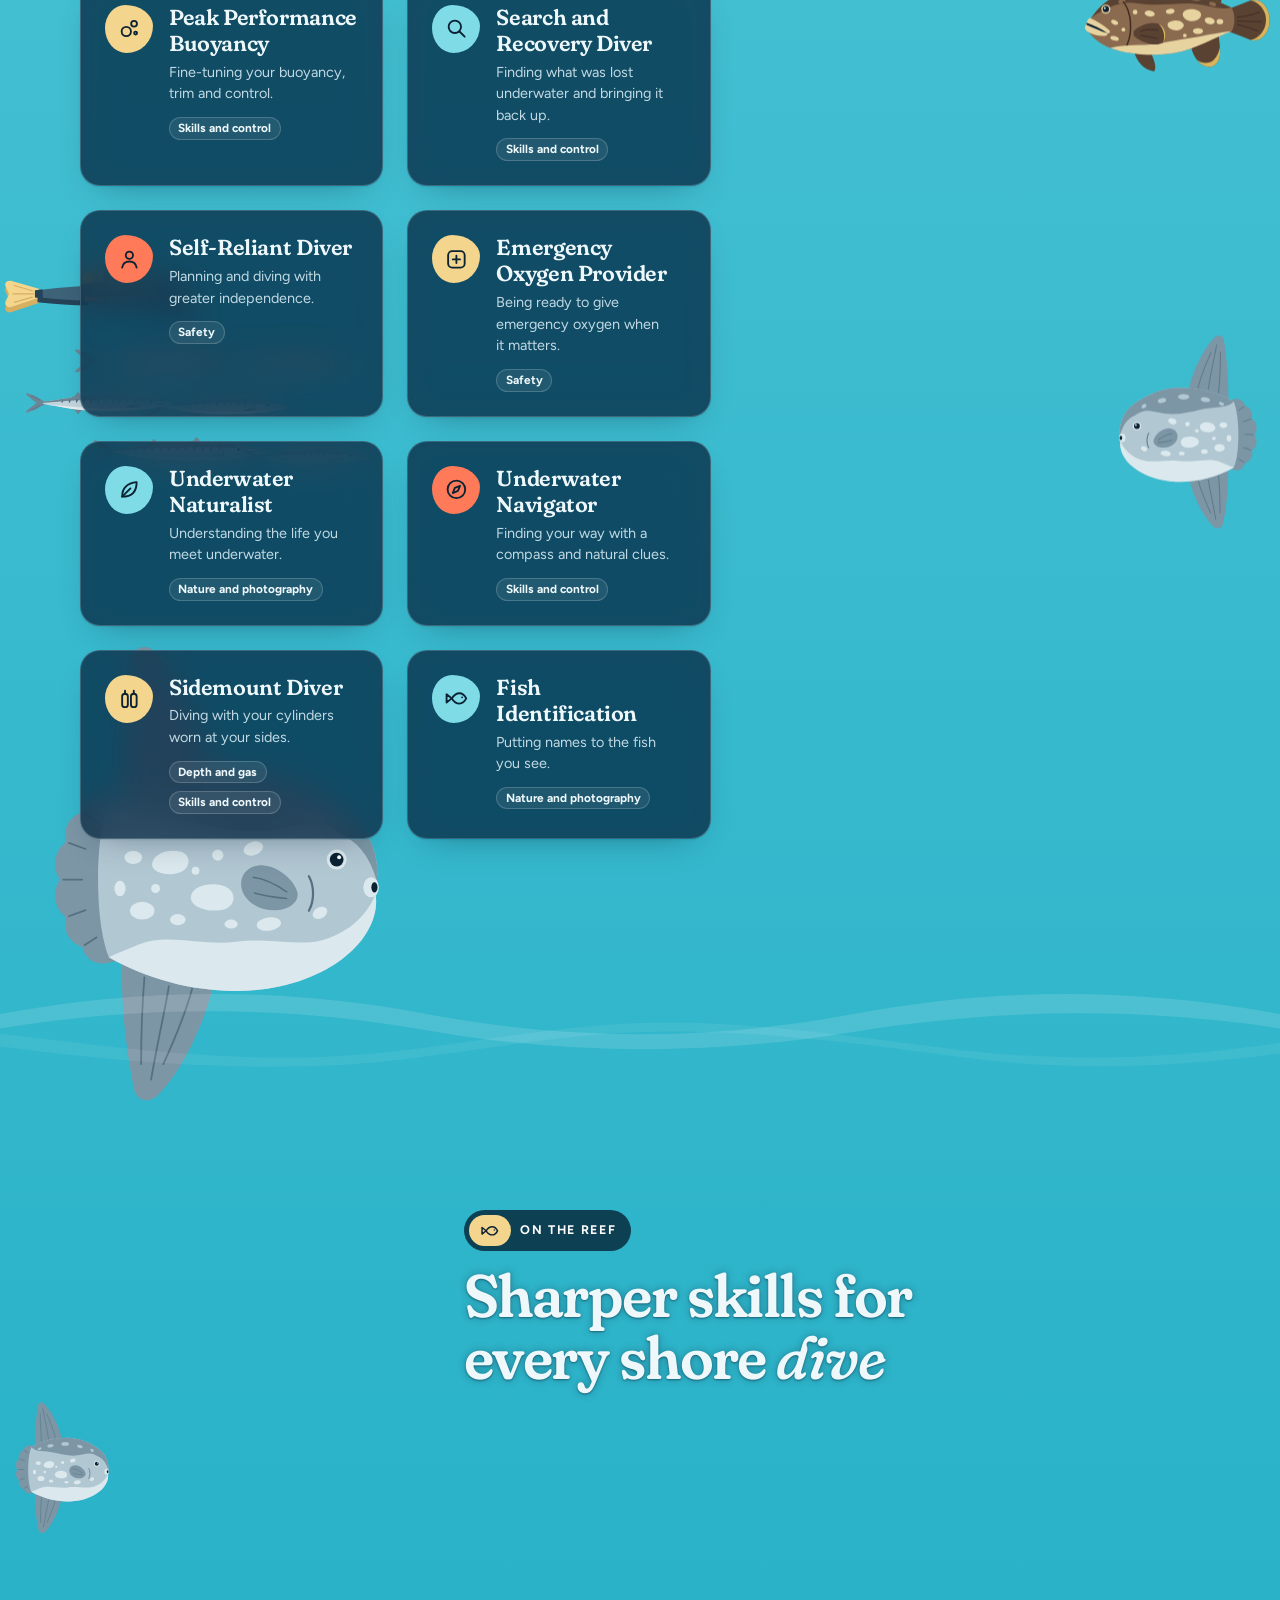
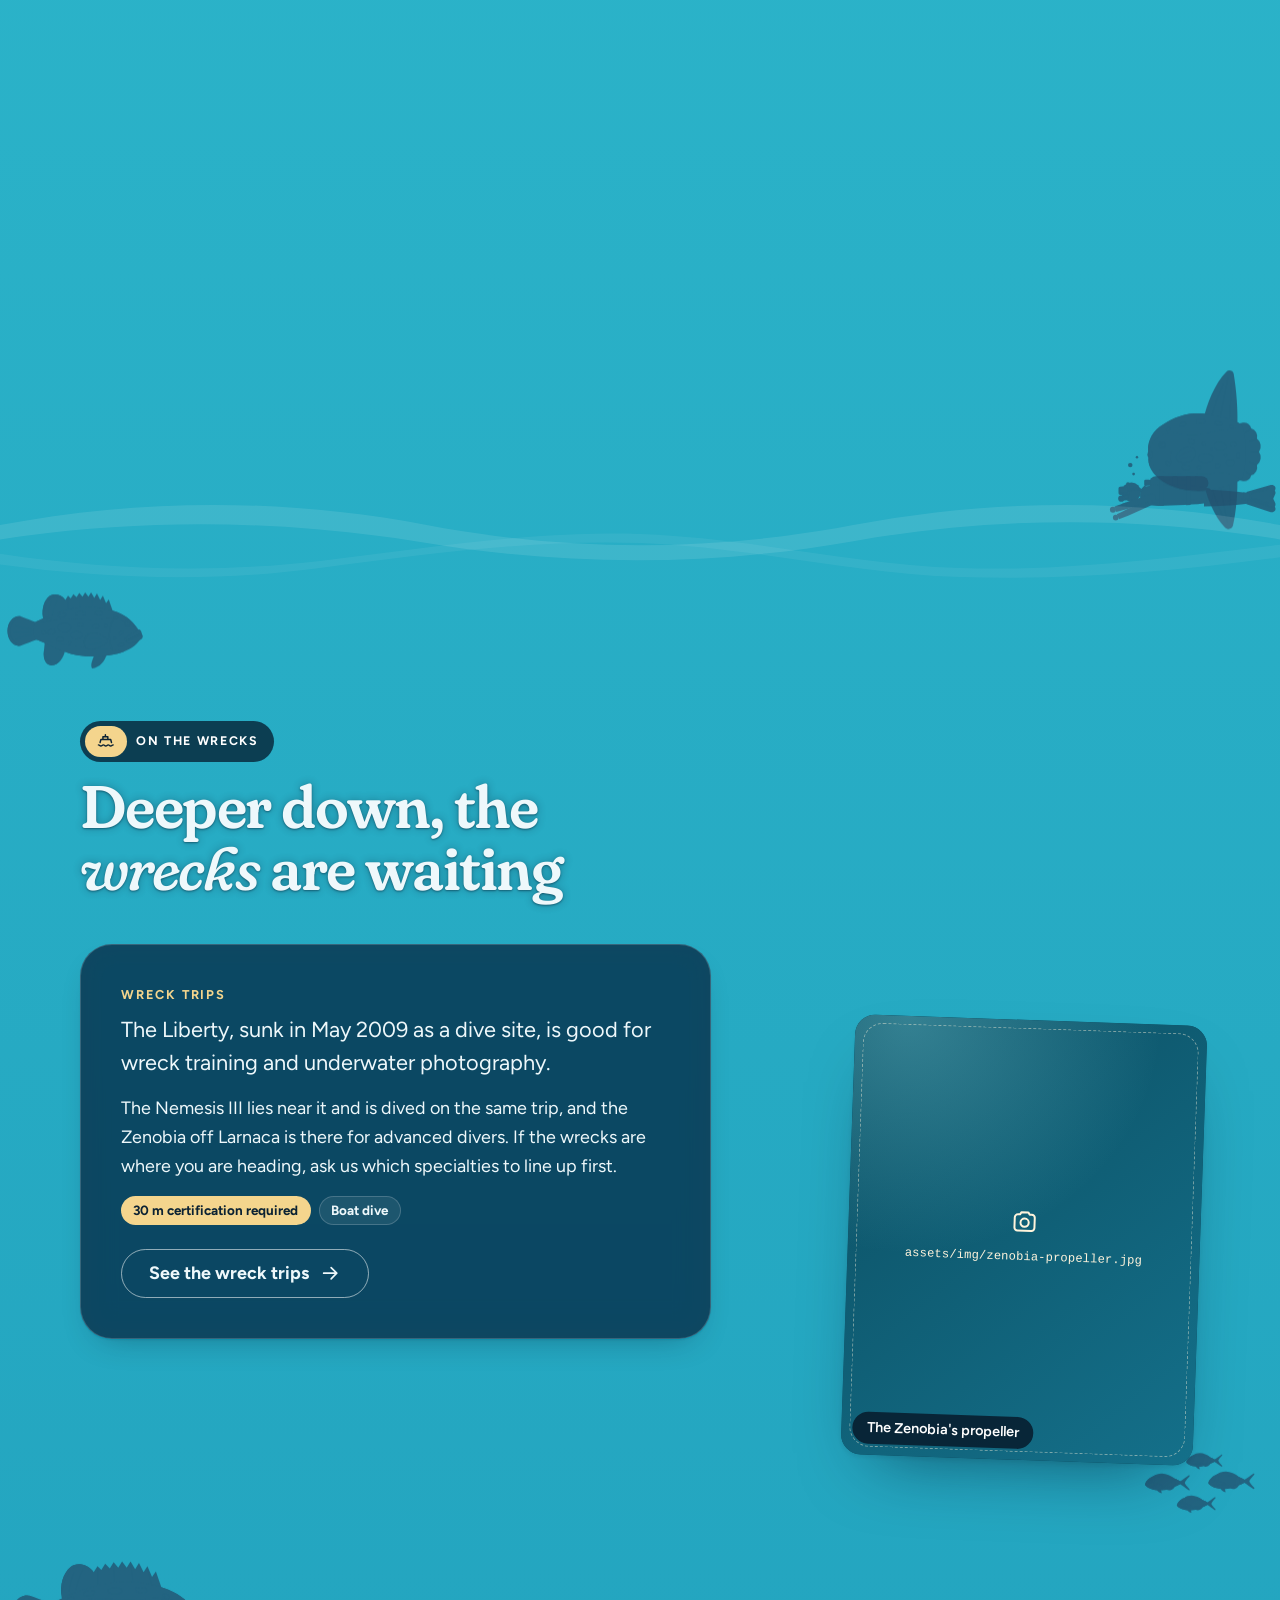
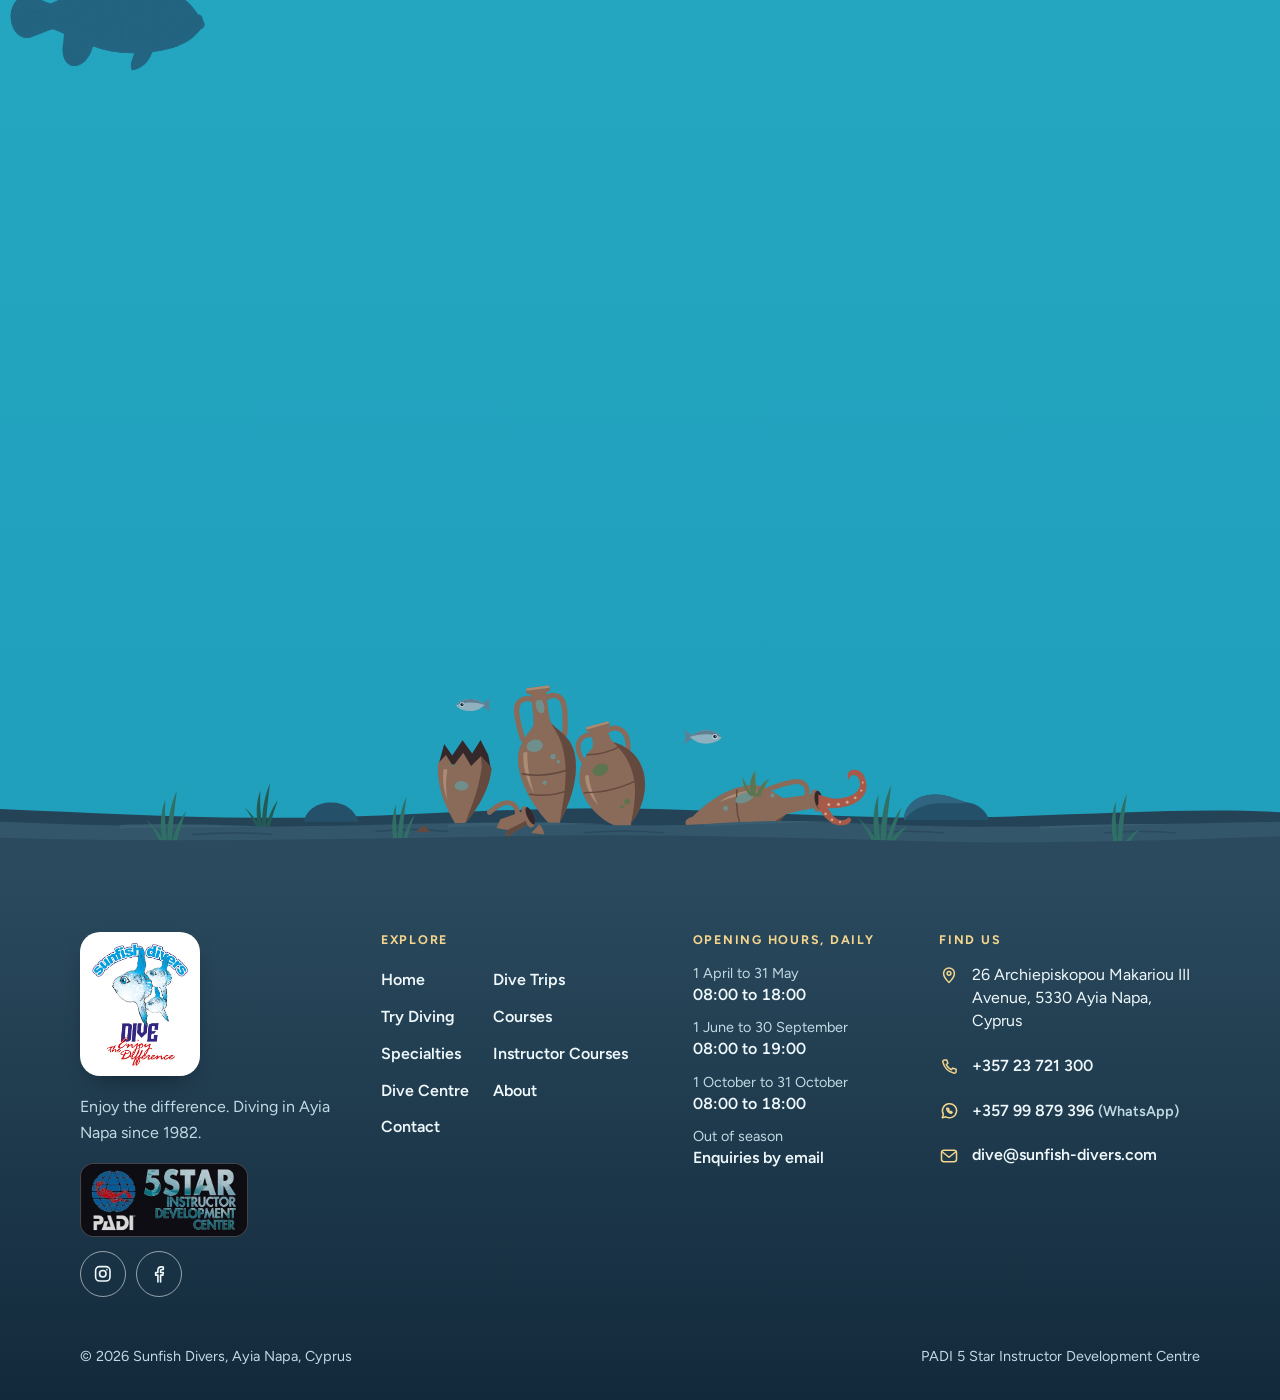
<file: specialties.html>
<!doctype html>
<html lang="en" class="no-js">
<head>
  <meta charset="utf-8">
  <meta name="viewport" content="width=device-width, initial-scale=1, viewport-fit=cover">
  <title>PADI Specialties | Sunfish Divers, Ayia Napa</title>
  <meta name="description" content="Fourteen PADI specialty courses in Ayia Napa, from Deep Diver and Wreck Diver to Peak Performance Buoyancy and Digital Underwater Photographer. Contact us for more information and packages.">
  <meta name="theme-color" content="#7fdbe6">
  <!-- TODO: remove at launch (keeps the temporary test site out of search engines) -->
  <meta name="robots" content="noindex, nofollow">

  <meta property="og:type" content="website">
  <meta property="og:site_name" content="Sunfish Divers">
  <meta property="og:locale" content="en_GB">
  <meta property="og:title" content="PADI Specialties | Sunfish Divers, Ayia Napa">
  <meta property="og:description" content="Fourteen PADI specialty courses in Ayia Napa, from Deep Diver and Wreck Diver to Peak Performance Buoyancy and Digital Underwater Photographer. Contact us for more information and packages.">
  <!-- TODO: owner to confirm the final page URLs. og:url and og:image must be full addresses on the final domain -->
  <meta property="og:url" content="https://sunfish-divers.com/specialties.html">
  <meta property="og:image" content="https://sunfish-divers.com/assets/img/og-sunfish-divers.jpg">
  <meta name="twitter:card" content="summary_large_image">

  <link rel="icon" href="assets/svg/favicon.svg" type="image/svg+xml">

  <script>
    /* no-js -> js, plus a failsafe: if js/ocean.js has not started after 3 s,
       show all content (.reveal-all) and use the plain in-flow header (.no-engine). */
    (function (d, w) {
      var h = d.documentElement;
      h.classList.remove('no-js');
      h.classList.add('js');
      setTimeout(function () {
        if (w.__sunfishReady) return;
        h.classList.add('reveal-all', 'no-engine');
        var n = 0, t = setInterval(function () {
          if (w.__sunfishReady || ++n > 120) {
            clearInterval(t);
            if (w.__sunfishReady) h.classList.remove('no-engine');
          }
        }, 500);
      }, 3000);
    })(document, window);
  </script>

  <link rel="preconnect" href="https://fonts.googleapis.com">
  <link rel="preconnect" href="https://fonts.gstatic.com" crossorigin>
  <link rel="stylesheet" href="https://fonts.googleapis.com/css2?family=Figtree:ital,wght@0,400..800;1,400..800&amp;family=Fraunces:ital,opsz,wght,SOFT@0,9..144,400..700,0..100;1,9..144,400..700,0..100&amp;display=swap">
  <link rel="stylesheet" href="css/styles.css">
</head>
<body data-page="specialties">
  <div class="ocean" id="ocean" aria-hidden="true"></div>
  <a class="skip-link" href="#main">Skip to content</a>

  <!-- ===== HEADER (identical on every page; only aria-current moves) ===== -->
  <header class="site-header" data-header>
    <div class="site-header__inner">
      <!-- Logo: the sunfish emblem of the real logo (assets/img/logo-sunfish-divers-emblem.jpg) beside the text wordmark -->
      <a class="logo" href="index.html" aria-label="Sunfish Divers, home">
        <span class="logo__tile"><img class="logo__mark" src="assets/img/logo-sunfish-divers-emblem.jpg" alt="" width="244" height="200" fetchpriority="high"></span>
        <span class="logo__text">Sunfish <em>Divers</em></span>
      </a>

      <button class="menu-toggle" type="button" data-menu-toggle aria-expanded="false" aria-controls="site-nav">
        <span class="menu-toggle__label">Menu</span>
        <span class="menu-toggle__icon" aria-hidden="true"><span></span><span></span><span></span></span>
      </button>

      <nav class="site-nav" id="site-nav" aria-label="Main">
        <div class="site-nav__inner">
          <ul class="site-nav__list">
            <li><a href="index.html">Home</a></li>
            <li><a href="dive-trips.html">Dive Trips</a></li>
            <li><a href="try-diving.html">Try Diving</a></li>
            <li><a href="courses.html">Courses</a></li>
            <li><a href="specialties.html" aria-current="page">Specialties</a></li>
            <li><a href="instructor-courses.html">Instructor Courses</a></li>
            <li><a href="dive-centre.html">Dive Centre</a></li>
            <li><a href="about.html">About</a></li>
            <li><a href="contact.html">Contact</a></li>
          </ul>
          <div class="site-nav__extra">
            <a class="btn btn--primary btn--lg" href="contact.html">Book a dive</a>
            <p class="site-nav__contact">
              <a href="tel:+35723721300"><svg class="icon" viewBox="0 0 24 24" aria-hidden="true" focusable="false"><path d="M6.6 3.5h2.7l1.4 4-2 1.6a12 12 0 0 0 6.2 6.2l1.6-2 4 1.4v2.7a2 2 0 0 1-2.2 2A17.5 17.5 0 0 1 4.6 5.7a2 2 0 0 1 2-2.2z"/></svg>+357 23 721 300</a>
              <a href="mailto:dive@sunfish-divers.com"><svg class="icon" viewBox="0 0 24 24" aria-hidden="true" focusable="false"><rect x="3" y="5" width="18" height="14" rx="3"/><path d="m4.5 7.5 7.5 6 7.5-6"/></svg>dive@sunfish-divers.com</a>
            </p>
          </div>
        </div>
      </nav>

      <a class="btn btn--primary btn--sm site-header__cta" href="contact.html">Book a dive</a>
    </div>
  </header>
  <!-- ===== /HEADER ===== -->

  <main id="main">

    <!-- Surface: page hero -->
    <div class="page-hero">
      <div class="wrap">
        <div data-tone-auto>
          <p class="depth-mark"><span class="depth-mark__m">0 m</span> Specialties</p>
          <h1 class="page-hero__title">Fourteen PADI specialties to take you <em>further</em></h1>
        </div>
        <div class="panel page-hero__intro reveal">
          <p class="lead">A specialty lets you give your full attention to one side of diving: deeper dives, wrecks, sharper skills or the life on the reef.</p>
          <p>We teach all fourteen here in Ayia Napa. Take the one that excites you most, or put a few together.</p>
          <div class="cluster">
            <a class="btn btn--primary" href="contact.html">Ask about a specialty</a>
            <a class="btn btn--ghost" href="#specialty-list">Browse all fourteen <svg class="icon" viewBox="0 0 24 24" aria-hidden="true" focusable="false"><path d="M12 5v14M6 13l6 6 6-6"/></svg></a>
          </div>
        </div>
      </div>
    </div>

    <!-- Shallows: what a specialty is, and the way back to the core courses -->
    <section class="section">
      <div class="wrap">
        <div class="section-head section-head--right" data-tone-auto>
          <p class="depth-mark"><span class="depth-mark__m"><svg class="icon" viewBox="0 0 24 24" aria-hidden="true" focusable="false"><circle cx="12" cy="12" r="8.5"/><path d="m15.5 8.5-2 5-5 2 2-5z"/></svg></span> Why specialise</p>
          <h2 class="display">Follow your <em>curiosity</em></h2>
        </div>
        <div class="stack stack--lg">
          <div class="panel panel--right reveal">
            <p class="lead">Specialties sit alongside the core PADI courses. Each one takes a single subject and gives you the time to get properly good at it.</p>
            <p>Choose by the dives you have planned, or simply by what you enjoy underwater. We have been teaching divers in Ayia Napa since 1982, and we are happy to help you decide.</p>
            <ul class="checklist">
              <li>PADI 5 Star Instructor Development Centre</li>
              <li>Full-time PADI Course Director</li>
              <li>Multilingual instructors</li>
            </ul>
          </div>

          <a class="panel link-card panel--left reveal" href="courses.html">
            <span class="link-card__title">The core course ladder</span>
            <span class="link-card__text">From PADI Scuba Diver to Divemaster and the Instructor Development Course, one step at a time.</span>
            <span class="link-card__arrow"><svg class="icon" viewBox="0 0 24 24" aria-hidden="true" focusable="false"><path d="M5 12h14M13 6l6 6-6 6"/></svg></span>
          </a>
        </div>
      </div>
    </section>

    <div class="wave-divider" aria-hidden="true">
      <svg viewBox="0 0 1440 100" preserveAspectRatio="none" focusable="false">
        <path fill="currentColor" opacity=".18" d="M0 38c160-30 320-30 480 0s320 30 480 0 320-30 480 0v16c-160-26-320-26-480 2s-320 28-480 2-320-28-480-4z"/>
        <path fill="currentColor" opacity=".1" d="M0 70c120 18 240 22 360 8s240-34 360-30 240 34 360 38 240-12 360-26v14c-120 16-240 26-360 22s-240-34-360-38-240 12-360 28S120 98 0 82z"/>
      </svg>
    </div>

    <!-- The fourteen specialties: filter chips and card grid -->
    <section class="section" id="specialty-list">
      <div class="wrap">
        <div class="section-head" data-tone-auto>
          <p class="depth-mark"><span class="depth-mark__m"><svg class="icon" viewBox="0 0 24 24" aria-hidden="true" focusable="false"><circle cx="12" cy="9" r="5"/><path d="m9 13.2-1.5 7.3 4.5-2.5 4.5 2.5-1.5-7.3"/></svg></span> All fourteen</p>
          <h2 class="display">Find the one that fits <em>you</em></h2>
        </div>

        <div class="split split--wide-left">
          <div class="stack" data-filter-group>
            <div class="panel panel--compact filter-bar reveal">
              <div class="chips" role="group" aria-label="Filter specialties">
                <button class="chip" type="button" data-filter="all" aria-pressed="true">All</button>
                <button class="chip" type="button" data-filter="depth" aria-pressed="false">Depth and gas</button>
                <button class="chip" type="button" data-filter="explore" aria-pressed="false">Wrecks, boats and night</button>
                <button class="chip" type="button" data-filter="skills" aria-pressed="false">Skills and control</button>
                <button class="chip" type="button" data-filter="safety" aria-pressed="false">Safety</button>
                <button class="chip" type="button" data-filter="nature" aria-pressed="false">Nature and photography</button>
              </div>
              <p class="filter-status" data-filter-status aria-live="polite">Showing 14 of 14 specialties</p>
            </div>

            <!-- TODO: owner to supply the details of each specialty (what it covers, prerequisites, duration, prices and packages). The one-line descriptions and the filter groups below are neutral placeholders written for this site. -->
            <ul class="spec-grid">
              <li class="panel spec-card reveal" data-filter-item data-cats="depth">
                <span class="icon-badge"><svg class="icon" viewBox="0 0 24 24" aria-hidden="true" focusable="false"><path d="M12 3v14M7 12l5 5 5-5M5 21h14"/></svg></span>
                <h3 class="spec-card__title">Deep Diver</h3>
                <p class="spec-card__text">Planning and making deeper dives with confidence.</p>
                <ul class="tags"><li class="tag">Depth and gas</li></ul>
              </li>
              <li class="panel spec-card reveal" data-filter-item data-cats="depth">
                <span class="icon-badge icon-badge--aqua"><svg class="icon" viewBox="0 0 24 24" aria-hidden="true" focusable="false"><circle cx="8" cy="8" r="2.5"/><circle cx="16" cy="16" r="2.5"/><path d="M18 6 6 18"/></svg></span>
                <h3 class="spec-card__title">Enriched Air Diver</h3>
                <p class="spec-card__text">Diving with enriched air nitrox.</p>
                <ul class="tags"><li class="tag">Depth and gas</li></ul>
              </li>
              <li class="panel spec-card reveal" data-filter-item data-cats="explore">
                <span class="icon-badge icon-badge--coral"><svg class="icon" viewBox="0 0 24 24" aria-hidden="true" focusable="false"><path d="M3 17c1.5 0 1.5 1.5 3 1.5S7.5 17 9 17s1.5 1.5 3 1.5 1.5-1.5 3-1.5 1.5 1.5 3 1.5 1.5-1.5 3-1.5"/><path d="m5 14 1-3.5h12l1 3.5M8.5 10.5V7h6v3.5M11.5 7V4.5"/></svg></span>
                <h3 class="spec-card__title">Wreck Diver</h3>
                <p class="spec-card__text">Getting to know wrecks and how to explore them well.</p>
                <ul class="tags"><li class="tag">Wrecks, boats and night</li></ul>
              </li>
              <li class="panel spec-card reveal" data-filter-item data-cats="explore">
                <span class="icon-badge"><svg class="icon" viewBox="0 0 24 24" aria-hidden="true" focusable="false"><path d="M3.5 14h17l-2 4.6a2 2 0 0 1-1.8 1.2H7.3a2 2 0 0 1-1.8-1.2z"/><path d="M12 14V4l5.5 7H12"/></svg></span>
                <h3 class="spec-card__title">Boat Diver</h3>
                <p class="spec-card__text">Feeling at home when the dive starts from a boat.</p>
                <ul class="tags"><li class="tag">Wrecks, boats and night</li></ul>
              </li>
              <li class="panel spec-card reveal" data-filter-item data-cats="nature">
                <span class="icon-badge icon-badge--aqua"><svg class="icon" viewBox="0 0 24 24" aria-hidden="true" focusable="false"><path d="M4 8.5A2.5 2.5 0 0 1 6.5 6h1.6l1.2-1.8h5.4L15.9 6h1.6A2.5 2.5 0 0 1 20 8.5v8a2.5 2.5 0 0 1-2.5 2.5h-11A2.5 2.5 0 0 1 4 16.5z"/><circle cx="12" cy="12.5" r="3.3"/></svg></span>
                <h3 class="spec-card__title">Digital Underwater Photographer</h3>
                <p class="spec-card__text">Bringing better pictures home from your dives.</p>
                <ul class="tags"><li class="tag">Nature and photography</li></ul>
              </li>
              <li class="panel spec-card reveal" data-filter-item data-cats="explore">
                <span class="icon-badge icon-badge--coral"><svg class="icon" viewBox="0 0 24 24" aria-hidden="true" focusable="false"><path d="M19.5 14.5a8 8 0 0 1-10-10 8 8 0 1 0 10 10z"/></svg></span>
                <h3 class="spec-card__title">Night Diver</h3>
                <p class="spec-card__text">Diving after dark, by torchlight.</p>
                <ul class="tags"><li class="tag">Wrecks, boats and night</li></ul>
              </li>
              <li class="panel spec-card reveal" data-filter-item data-cats="skills">
                <span class="icon-badge"><svg class="icon" viewBox="0 0 24 24" aria-hidden="true" focusable="false"><circle cx="9" cy="15" r="4.5"/><circle cx="16.5" cy="7.5" r="2.8"/><circle cx="18" cy="16.5" r="1.4"/></svg></span>
                <h3 class="spec-card__title">Peak Performance Buoyancy</h3>
                <p class="spec-card__text">Fine-tuning your buoyancy, trim and control.</p>
                <ul class="tags"><li class="tag">Skills and control</li></ul>
              </li>
              <li class="panel spec-card reveal" data-filter-item data-cats="skills">
                <span class="icon-badge icon-badge--aqua"><svg class="icon" viewBox="0 0 24 24" aria-hidden="true" focusable="false"><circle cx="10.5" cy="10.5" r="6"/><path d="m15 15 5 5"/></svg></span>
                <h3 class="spec-card__title">Search and Recovery Diver</h3>
                <p class="spec-card__text">Finding what was lost underwater and bringing it back up.</p>
                <ul class="tags"><li class="tag">Skills and control</li></ul>
              </li>
              <li class="panel spec-card reveal" data-filter-item data-cats="safety">
                <span class="icon-badge icon-badge--coral"><svg class="icon" viewBox="0 0 24 24" aria-hidden="true" focusable="false"><circle cx="12" cy="8" r="3.5"/><path d="M5 20c.6-3.8 3.3-6 7-6s6.4 2.2 7 6"/></svg></span>
                <h3 class="spec-card__title">Self-Reliant Diver</h3>
                <p class="spec-card__text">Planning and diving with greater independence.</p>
                <ul class="tags"><li class="tag">Safety</li></ul>
              </li>
              <li class="panel spec-card reveal" data-filter-item data-cats="safety">
                <span class="icon-badge"><svg class="icon" viewBox="0 0 24 24" aria-hidden="true" focusable="false"><rect x="4" y="4" width="16" height="16" rx="4"/><path d="M12 8.5v7M8.5 12h7"/></svg></span>
                <h3 class="spec-card__title">Emergency Oxygen Provider</h3>
                <p class="spec-card__text">Being ready to give emergency oxygen when it matters.</p>
                <ul class="tags"><li class="tag">Safety</li></ul>
              </li>
              <li class="panel spec-card reveal" data-filter-item data-cats="nature">
                <span class="icon-badge icon-badge--aqua"><svg class="icon" viewBox="0 0 24 24" aria-hidden="true" focusable="false"><path d="M5 19c0-8 5-13 14-14 0 9-5 14-14 14z"/><path d="m5 19 8-8"/></svg></span>
                <h3 class="spec-card__title">Underwater Naturalist</h3>
                <p class="spec-card__text">Understanding the life you meet underwater.</p>
                <ul class="tags"><li class="tag">Nature and photography</li></ul>
              </li>
              <li class="panel spec-card reveal" data-filter-item data-cats="skills">
                <span class="icon-badge icon-badge--coral"><svg class="icon" viewBox="0 0 24 24" aria-hidden="true" focusable="false"><circle cx="12" cy="12" r="8.5"/><path d="m15.5 8.5-2 5-5 2 2-5z"/></svg></span>
                <h3 class="spec-card__title">Underwater Navigator</h3>
                <p class="spec-card__text">Finding your way with a compass and natural clues.</p>
                <ul class="tags"><li class="tag">Skills and control</li></ul>
              </li>
              <li class="panel spec-card reveal" data-filter-item data-cats="depth skills">
                <span class="icon-badge"><svg class="icon" viewBox="0 0 24 24" aria-hidden="true" focusable="false"><rect x="5" y="7.5" width="5.5" height="13" rx="2.7"/><rect x="13.5" y="7.5" width="5.5" height="13" rx="2.7"/><path d="M7.75 7.5v-3M16.25 7.5v-3"/></svg></span>
                <h3 class="spec-card__title">Sidemount Diver</h3>
                <p class="spec-card__text">Diving with your cylinders worn at your sides.</p>
                <ul class="tags"><li class="tag">Depth and gas</li><li class="tag">Skills and control</li></ul>
              </li>
              <li class="panel spec-card reveal" data-filter-item data-cats="nature">
                <span class="icon-badge icon-badge--aqua"><svg class="icon" viewBox="0 0 24 24" aria-hidden="true" focusable="false"><path d="M7.5 12c2-3.2 4.7-5 7.5-5s5 2 6.5 5c-1.5 3-3.7 5-6.5 5s-5.5-1.8-7.5-5z"/><path d="m7.5 12-5-4v8z"/><path d="M17.5 11h.01"/></svg></span>
                <h3 class="spec-card__title">Fish Identification</h3>
                <p class="spec-card__text">Putting names to the fish you see.</p>
                <ul class="tags"><li class="tag">Nature and photography</li></ul>
              </li>
            </ul>
          </div>

          <!-- STOCK PHOTO (illustrative): https://www.pexels.com/photo/low-angle-shot-of-man-in-diving-gears-underwater-7001654/. Replace with the centre's own photo of a diver with an underwater camera when available. -->
          <figure class="photo photo--portrait photo--arch photo--lift split__drop reveal" data-file="assets/img/stock-diver-with-underwater-camera.jpg">
            <img src="assets/img/stock-diver-with-underwater-camera.jpg" alt="A scuba diver in mid-water holding a large underwater camera with two strobe lights, the sun bursting through the surface behind" loading="lazy" decoding="async" width="800" height="1000">
            <figcaption>Camera at the ready</figcaption>
          </figure>
        </div>
      </div>
    </section>

    <div class="wave-divider wave-divider--flip" aria-hidden="true">
      <svg viewBox="0 0 1440 100" preserveAspectRatio="none" focusable="false">
        <path fill="currentColor" opacity=".13" d="M0 38c160-30 320-30 480 0s320 30 480 0 320-30 480 0v16c-160-26-320-26-480 2s-320 28-480 2-320-28-480-4z"/>
        <path fill="currentColor" opacity=".07" d="M0 70c120 18 240 22 360 8s240-34 360-30 240 34 360 38 240-12 360-26v14c-120 16-240 26-360 22s-240-34-360-38-240 12-360 28S120 98 0 82z"/>
      </svg>
    </div>

    <!-- Mid-water: specialties on the local shore dives -->
    <section class="section">
      <div class="wrap">
        <div class="section-head section-head--right" data-tone-auto>
          <p class="depth-mark"><span class="depth-mark__m"><svg class="icon" viewBox="0 0 24 24" aria-hidden="true" focusable="false"><path d="M7.5 12c2-3.2 4.7-5 7.5-5s5 2 6.5 5c-1.5 3-3.7 5-6.5 5s-5.5-1.8-7.5-5z"/><path d="m7.5 12-5-4v8z"/><path d="M17.5 11h.01"/></svg></span> On the reef</p>
          <h2 class="display">Sharper skills for every shore <em>dive</em></h2>
        </div>

        <div class="split split--wide-right split--flip">
          <div class="panel reveal">
            <p class="eyebrow">Local dives</p>
            <p class="lead">Our nine local sites around Cavo Greko are all dived from shore, usually two dives per trip.</p>
            <p>Steadier buoyancy, surer navigation and a better eye for the life around you make each of them more rewarding. Tell us where you would like to dive and we will help you choose a specialty to match.</p>
            <!-- TODO: owner to confirm which specialties to suggest for the local shore dives -->
            <ul class="tags" aria-label="Specialties to think about for shore dives">
              <li class="tag">Peak Performance Buoyancy</li>
              <li class="tag">Underwater Navigator</li>
              <li class="tag">Underwater Naturalist</li>
              <li class="tag">Fish Identification</li>
            </ul>
            <a class="btn btn--ghost" href="dive-trips.html">See the local dive sites <svg class="icon" viewBox="0 0 24 24" aria-hidden="true" focusable="false"><path d="M5 12h14M13 6l6 6-6 6"/></svg></a>
          </div>

          <figure class="photo photo--portrait photo--lift photo--tilt-l split__drop reveal" data-file="assets/img/jellyfish.jpg" style="--reveal-delay: 120ms">
            <img src="assets/img/jellyfish.jpg" alt="A large translucent jellyfish with fine trailing tentacles, drifting in deep blue water" loading="lazy" decoding="async" width="800" height="1000">
            <figcaption>A jellyfish drifting by</figcaption>
          </figure>
        </div>
      </div>
    </section>

    <div class="wave-divider" aria-hidden="true">
      <svg viewBox="0 0 1440 100" preserveAspectRatio="none" focusable="false">
        <path fill="currentColor" opacity=".1" d="M0 38c160-30 320-30 480 0s320 30 480 0 320-30 480 0v16c-160-26-320-26-480 2s-320 28-480 2-320-28-480-4z"/>
        <path fill="currentColor" opacity=".06" d="M0 70c120 18 240 22 360 8s240-34 360-30 240 34 360 38 240-12 360-26v14c-120 16-240 26-360 22s-240-34-360-38-240 12-360 28S120 98 0 82z"/>
      </svg>
    </div>

    <!-- Deep water: specialties and the wrecks -->
    <section class="section">
      <div class="wrap">
        <div class="section-head" data-tone-auto>
          <p class="depth-mark"><span class="depth-mark__m"><svg class="icon" viewBox="0 0 24 24" aria-hidden="true" focusable="false"><path d="M3 17c1.5 0 1.5 1.5 3 1.5S7.5 17 9 17s1.5 1.5 3 1.5 1.5-1.5 3-1.5 1.5 1.5 3 1.5 1.5-1.5 3-1.5"/><path d="m5 14 1-3.5h12l1 3.5M8.5 10.5V7h6v3.5M11.5 7V4.5"/></svg></span> On the wrecks</p>
          <h2 class="display">Deeper down, the <em>wrecks</em> are waiting</h2>
        </div>

        <div class="split split--wide-left">
          <div class="panel reveal">
            <p class="eyebrow">Wreck trips</p>
            <p class="lead">The Liberty, sunk in May 2009 as a dive site, is good for wreck training and underwater photography.</p>
            <p>The Nemesis III lies near it and is dived on the same trip, and the Zenobia off Larnaca is there for advanced divers. If the wrecks are where you are heading, ask us which specialties to line up first.</p>
            <ul class="tags">
              <li class="tag tag--sand">30 m certification required</li>
              <li class="tag">Boat dive</li>
            </ul>
            <a class="btn btn--ghost" href="dive-trips.html">See the wreck trips <svg class="icon" viewBox="0 0 24 24" aria-hidden="true" focusable="false"><path d="M5 12h14M13 6l6 6-6 6"/></svg></a>
          </div>

          <figure class="photo photo--portrait photo--lift photo--tilt-r split__drop reveal" data-file="assets/img/zenobia-propeller.jpg" style="--reveal-delay: 120ms">
            <img src="assets/img/zenobia-propeller.jpg" alt="A huge propeller of the Zenobia wreck, overgrown with marine life, with fish swimming past" loading="lazy" decoding="async" width="800" height="1000">
            <figcaption>The Zenobia's propeller</figcaption>
          </figure>
        </div>
      </div>
    </section>

    <!-- Seabed: closing call to action -->
    <section class="section">
      <div class="wrap">
        <div class="panel cta-card reveal" data-bar-hide>
          <p class="eyebrow">Specialty packages</p>
          <h2 class="cta-card__title">Found one you like? Or three?</h2>
          <p class="lead">Contact us for more information and packages.</p>
          <div class="cluster">
            <a class="btn btn--primary" href="contact.html">Contact us <svg class="icon" viewBox="0 0 24 24" aria-hidden="true" focusable="false"><path d="M5 12h14M13 6l6 6-6 6"/></svg></a>
            <a class="text-link" href="courses.html">Back to the core courses</a>
          </div>
        </div>
      </div>
    </section>

    <div class="seabed" aria-hidden="true"><!-- SEABED:BEGIN seabed-specialties -->
<svg xmlns="http://www.w3.org/2000/svg" viewBox="0 0 1600 360" preserveAspectRatio="xMidYMax slice" aria-hidden="true" focusable="false"><path fill="#244356" d="M0 280C140 286 280 294 420 290C560 286 680 276 820 280C960 284 1100 294 1240 290C1380 286 1500 278 1600 284L1600 360L0 360Z"/><path fill="#24506a" d="M1130 294C1130 276 1146 262 1168 262C1188 262 1198 270 1210 272C1224 274 1234 284 1236 294Z"/><path fill="#2f6580" d="M1130 294C1130 276 1146 262 1168 262C1188 262 1198 270 1210 272C1198 274 1186 272 1170 273S1138 282 1130 294Z"/><path fill="#24506a" d="M380 296C382 282 396 272 414 272C432 272 444 282 448 296Z"/><g transform="translate(330 302) scale(.75)"><g class="sf-sway" style="transform-origin:0px 0px;--sf-amp:4deg;--sf-dur:5.2s;--sf-delay:-2s" fill="#245a55"><path d="M-9 2C-14 -20 -13 -42 -6 -60C-7 -40 -6 -18 -3 2Z"/><path d="M-3 2C-4 -26 1 -52 10 -72C7 -48 4 -22 3 2Z"/><path d="M3 2C7 -16 14 -32 23 -44C18 -30 13 -14 9 2Z"/><path d="M-12 2C-19 -12 -25 -24 -33 -32C-25 -26 -14 -14 -6 2Z"/></g></g><g transform="translate(574 306) rotate(5) scale(1.12)"><path fill="#35282b" d="M-29 -72L-25 -94L-15 -82L-5 -100L7 -86L15 -102L25 -86L29 -72Z"/><path fill="#8a6a58" d="M-30 -72L-22 -82L-13 -70L-3 -86L7 -72L17 -84L30 -72C30 -46 16 -22 6 -8L5 0L-5 0L-6 -8C-16 -22 -30 -46 -30 -72Z"/><path fill="#64493f" d="M30 -72C30 -46 16 -22 6 -8C12 -28 18 -48 19 -72L17 -84Z"/><path fill="#ab8c74" d="M-23 -66C-24 -54 -21 -42 -16 -32C-19 -44 -20 -54 -19 -66Z"/><path fill="#6f8f8c" d="M-8 -52C-4 -56 4 -55 6 -50C6 -45 -2 -42 -7 -45C-10 -47 -10 -50 -8 -52Z"/></g><g transform="translate(694 306) rotate(-7) scale(1.2)"><path fill="none" stroke="#8a6a58" stroke-width="5.5" stroke-linecap="round" d="M-8 -138C-18 -142 -25 -136 -25 -126C-25 -116 -24 -108 -22 -98M8 -138C18 -142 25 -136 25 -126C25 -116 24 -108 22 -98"/><path fill="#8a6a58" d="M-11 -150L11 -150C13 -150 13 -144 11 -144L8 -143C8 -130 8 -120 9 -112C12 -104 30 -96 30 -72C30 -46 16 -22 6 -8L5 0L-5 0L-6 -8C-16 -22 -30 -46 -30 -72C-30 -96 -12 -104 -9 -112C-8 -120 -8 -130 -8 -143L-11 -144C-13 -144 -13 -150 -11 -150Z"/><path fill="#64493f" d="M9 -112C12 -104 30 -96 30 -72C30 -46 16 -22 6 -8C12 -28 19 -50 19 -72S13 -100 9 -112Z"/><path fill="#ab8c74" d="M-23 -84C-26 -70 -23 -52 -17 -40C-20 -54 -21 -68 -19 -84ZM-11 -150L11 -150C12 -150 12.5 -148.5 12 -147.5L-12 -147.5C-12.5 -148.5 -12 -150 -11 -150Z"/><path fill="none" stroke="#64493f" stroke-width="1.6" stroke-linecap="round" d="M-27 -62C-10 -57 10 -57 27 -62M-22 -40C-8 -36 8 -36 22 -40"/><g fill="#6f8f8c"><path d="M-18 -92C-14 -98 -4 -97 -2 -91C-1 -85 -9 -81 -15 -84C-19 -86 -20 -89 -18 -92Z"/><path d="M-4 -134C-5 -128 -3 -122 2 -122C5 -124 5 -131 3 -135C1 -137 -3 -137 -4 -134Z"/><circle cx="7" cy="-76" r="2.8"/><circle cx="12" cy="-70" r="1.8"/><circle cx="-5" cy="-50" r="2.2"/></g></g><g transform="translate(782 306) rotate(-15) scale(1.12)"><path fill="none" stroke="#8a6a58" stroke-width="5.5" stroke-linecap="round" d="M-9 -112C-20 -116 -28 -108 -28 -98C-28 -92 -27 -88 -25 -84M9 -112C20 -116 28 -108 28 -98C28 -92 27 -88 25 -84"/><path fill="#8a6a58" d="M-12 -122L12 -122C14 -122 14 -116 12 -116L9 -115C9 -108 10 -102 12 -98C22 -92 36 -80 36 -58C36 -34 20 -14 8 -6L6 0L-6 0L-8 -6C-20 -14 -36 -34 -36 -58C-36 -80 -22 -92 -12 -98C-10 -102 -9 -108 -9 -115L-12 -116C-14 -116 -14 -122 -12 -122Z"/><path fill="#64493f" d="M12 -98C22 -92 36 -80 36 -58C36 -34 20 -14 8 -6C16 -22 24 -40 24 -58S18 -88 12 -98Z"/><path fill="#ab8c74" d="M-28 -70C-31 -58 -28 -44 -22 -34C-25 -46 -26 -58 -24 -70ZM-12 -122L12 -122C13 -122 13.5 -120.5 13 -119.5L-13 -119.5C-13.5 -120.5 -13 -122 -12 -122Z"/><path fill="none" stroke="#64493f" stroke-width="1.6" stroke-linecap="round" d="M-34 -52C-12 -46 12 -46 34 -52M-20 -92C-8 -89 8 -89 20 -92"/><g fill="#5c7550"><path d="M-18 -74C-14 -80 -4 -80 -1 -74C0 -68 -8 -64 -14 -66C-18 -68 -20 -71 -18 -74Z"/><circle cx="10" cy="-30" r="3.2"/><circle cx="3" cy="-26" r="1.8"/></g></g><g transform="translate(858 298) rotate(80) scale(1.12)"><path fill="none" stroke="#8a6a58" stroke-width="5.5" stroke-linecap="round" d="M-8 -138C-18 -142 -25 -136 -25 -126C-25 -116 -24 -108 -22 -98"/><path fill="#8a6a58" d="M-11 -150L11 -150C13 -150 13 -144 11 -144L8 -143C8 -130 8 -120 9 -112C12 -104 30 -96 30 -72C30 -46 16 -22 6 -8C5.5 -3 4 1 0 1C-4 1 -5.5 -3 -6 -8C-16 -22 -30 -46 -30 -72C-30 -96 -12 -104 -9 -112C-8 -120 -8 -130 -8 -143L-11 -144C-13 -144 -13 -150 -11 -150Z"/><path fill="#64493f" d="M9 -112C12 -104 30 -96 30 -72C30 -46 16 -22 6 -8C12 -28 19 -50 19 -72S13 -100 9 -112Z"/><path fill="#ab8c74" d="M-23 -84C-26 -70 -23 -52 -17 -40C-20 -54 -21 -68 -19 -84Z"/><path fill="none" stroke="#64493f" stroke-width="1.6" stroke-linecap="round" d="M-27 -62C-10 -57 10 -57 27 -62"/><ellipse cx="0" cy="-150" rx="10.5" ry="4.5" fill="#35282b"/><g fill="#6f8f8c"><path d="M-22 -74C-24 -66 -20 -58 -14 -58C-10 -62 -11 -72 -15 -78C-18 -80 -21 -78 -22 -74Z"/><circle cx="-9" cy="-46" r="2.8"/><circle cx="-14" cy="-100" r="2.4"/></g></g><g class="sf-sway" style="transform-origin:944px 262px;--sf-amp:6deg;--sf-dur:3.8s;--sf-delay:-1s" fill="#5c7550"><path d="M939 264C936 252 938 240 944 232C944 244 945 254 946 264Z"/><path d="M945 264C948 254 954 246 962 242C957 250 952 258 950 265Z"/><path d="M937 263C931 256 928 248 928 240C932 248 936 256 941 263Z"/></g><g transform="translate(31 0)"><g class="sf-sway" style="transform-origin:994px 269px;--sf-amp:4deg;--sf-dur:4.6s"><path fill="#a85a48" d="M992 277C1002 279 1010 279.5 1018 278.5C1028 277 1036 274.5 1042 270C1049 264.5 1053 257 1052 249C1051 240 1047 233 1041 231.5C1035 230 1029 232.5 1028.5 237.5C1028 240.5 1029.2 242.5 1031 243C1031 240.5 1031.8 238.8 1034 238C1038.5 236.5 1043 239.5 1044 248.5C1044.5 254 1040 259.5 1034.5 262.5C1029 265 1022 266.5 1016 267C1008 267.5 1000 264.5 992 262Z"/><g fill="#d6a48f"><circle cx="1005" cy="274.5" r="1.9"/><circle cx="1017" cy="274" r="1.9"/><circle cx="1028" cy="271.5" r="1.8"/><circle cx="1038" cy="266" r="1.7"/><circle cx="1045.5" cy="257" r="1.5"/><circle cx="1047.5" cy="247" r="1.3"/></g></g></g><path fill="#33566a" d="M0 296C140 302 300 304 460 300C540 298 600 296 680 298C760 300 820 302 900 298C980 294 1040 296 1120 300C1260 306 1420 298 1600 296L1600 360L0 360Z"/><path fill="#3a5d70" d="M560 299C620 296 700 296 760 299C700 300 620 301 560 303ZM880 299C930 295 990 294 1040 296C990 297 930 299 880 302ZM150 300C210 298 280 300 330 302C270 303 210 303 150 304ZM1300 302C1360 299 1420 298 1470 299C1410 300 1360 302 1300 305Z"/><path fill="none" stroke="#2b4a5e" stroke-width="2" stroke-linecap="round" d="M470 308C500 305 530 305 560 308M1090 310C1120 307 1150 307 1180 310M240 312C280 309 310 309 340 312M1380 310C1410 307 1440 307 1470 310M730 310C760 307 800 307 830 310"/><g transform="translate(628 304) rotate(66) scale(1.12)"><path fill="none" stroke="#8a6a58" stroke-width="5.5" stroke-linecap="round" d="M-8 -22C-18 -26 -25 -20 -25 -10C-25 -4 -24 0 -22 6"/><path fill="#8a6a58" d="M-11 -34L11 -34C13 -34 13 -28 11 -28L8 -27C8 -16 9 -6 13 2L4 -4L-3 6L-10 -2L-8 -27L-11 -28C-13 -28 -13 -34 -11 -34Z"/><path fill="#64493f" d="M8 -27C8 -16 9 -6 13 2L4 -4C4 -12 4 -20 3 -27Z"/><ellipse cx="0" cy="-34" rx="10.5" ry="3.5" fill="#35282b"/></g><path fill="#8a6a58" d="M664 310L674 299C678 303 680 307 680 312Z"/><path fill="#64493f" d="M520 308L530 300L538 309Z"/><path fill="#a85a48" d="M1021 276C1027 284 1031 293 1041 298C1049 302 1059 301 1063 296C1065 293 1063 290 1060 291C1057 295 1049 295 1044 291C1038 286 1035 277 1029 270Z"/><g fill="#d6a48f"><circle cx="1032" cy="286" r="1.7"/><circle cx="1040" cy="293.5" r="1.6"/><circle cx="1050" cy="296.5" r="1.4"/></g><g transform="translate(880 190) scale(1.1)"><g class="sf-drift" style="--sf-dx:22px;--sf-dy:-4px;--sf-dur:11s"><g class="sf-wag" style="transform-origin:-12px 0px;--sf-dur:.9s"><path fill="#5f7f92" d="M-10 0L-23 -8C-20 -3 -20 3 -23 8Z"/></g><path fill="#8fb0bf" d="M20 .5C16 -5 8 -8 0 -7.5C-7 -7 -12 -3.5 -16 0C-12 3.5 -7 7 0 7.5C8 8 16 5.5 20 .5Z"/><path fill="#5f7f92" d="M20 .5C16 -5 8 -8 0 -7.5C-7 -7 -12 -3.5 -16 0C-9 -2.5 -2 -3.5 5 -3S15 -1.5 20 .5Z"/><circle cx="12.5" cy="-.5" r="2.9" fill="#c9dde4"/><circle cx="12.5" cy="-.5" r="2" fill="#0b2233"/><circle cx="13.2" cy="-1.2" r=".6" fill="#fff"/></g></g><g transform="translate(590 150) scale(-1 1)"><g class="sf-drift" style="--sf-dx:18px;--sf-dy:4px;--sf-dur:13s;--sf-delay:-5s"><g class="sf-wag" style="transform-origin:-12px 0px;--sf-dur:1s"><path fill="#5f7f92" d="M-10 0L-23 -8C-20 -3 -20 3 -23 8Z"/></g><path fill="#8fb0bf" d="M20 .5C16 -5 8 -8 0 -7.5C-7 -7 -12 -3.5 -16 0C-12 3.5 -7 7 0 7.5C8 8 16 5.5 20 .5Z"/><path fill="#5f7f92" d="M20 .5C16 -5 8 -8 0 -7.5C-7 -7 -12 -3.5 -16 0C-9 -2.5 -2 -3.5 5 -3S15 -1.5 20 .5Z"/><circle cx="12.5" cy="-.5" r="2.9" fill="#c9dde4"/><circle cx="12.5" cy="-.5" r="2" fill="#0b2233"/><circle cx="11.8" cy="-1.2" r=".6" fill="#fff"/></g></g><g transform="translate(1104 322)"><g class="sf-sway" style="transform-origin:0px 0px;--sf-amp:5deg;--sf-dur:4.4s;--sf-delay:-1s" fill="#2f6f66"><path d="M-9 2C-14 -20 -13 -42 -6 -60C-7 -40 -6 -18 -3 2Z"/><path d="M-3 2C-4 -26 1 -52 10 -72C7 -48 4 -22 3 2Z"/><path d="M3 2C7 -16 14 -32 23 -44C18 -30 13 -14 9 2Z"/><path d="M-12 2C-19 -12 -25 -24 -33 -32C-25 -26 -14 -14 -6 2Z"/><path d="M6 2C12 -8 20 -16 30 -20C24 -14 17 -6 12 2Z"/></g></g><g transform="translate(500 322) scale(.8)"><g class="sf-sway" style="transform-origin:0px 0px;--sf-amp:5deg;--sf-dur:4s;--sf-delay:-2.5s" fill="#2f6f66"><path d="M-9 2C-14 -20 -13 -42 -6 -60C-7 -40 -6 -18 -3 2Z"/><path d="M-3 2C-4 -26 1 -52 10 -72C7 -48 4 -22 3 2Z"/><path d="M3 2C7 -16 14 -32 23 -44C18 -30 13 -14 9 2Z"/></g></g><g transform="translate(212 322) scale(.9)"><g class="sf-sway" style="transform-origin:0px 0px;--sf-amp:5deg;--sf-dur:5s;--sf-delay:-3s" fill="#2f6f66"><path d="M-9 2C-14 -20 -13 -42 -6 -60C-7 -40 -6 -18 -3 2Z"/><path d="M-3 2C-4 -26 1 -52 10 -72C7 -48 4 -22 3 2Z"/><path d="M3 2C7 -16 14 -32 23 -44C18 -30 13 -14 9 2Z"/><path d="M-12 2C-19 -12 -25 -24 -33 -32C-25 -26 -14 -14 -6 2Z"/></g></g><g transform="translate(1400 322) scale(.85)"><g class="sf-sway" style="transform-origin:0px 0px;--sf-amp:5deg;--sf-dur:4.8s;--sf-delay:-2.2s" fill="#2f6f66"><path d="M-9 2C-14 -20 -13 -42 -6 -60C-7 -40 -6 -18 -3 2Z"/><path d="M-3 2C-4 -26 1 -52 10 -72C7 -48 4 -22 3 2Z"/><path d="M6 2C12 -8 20 -16 30 -20C24 -14 17 -6 12 2Z"/></g></g><path fill="#2b4a5e" d="M0 316C200 322 420 318 640 314C840 310 1040 318 1240 322C1400 321 1500 318 1600 314L1600 360L0 360Z"/></svg>
<!-- SEABED:END --></div>
  </main>

  <!-- ===== FOOTER (identical on every page) ===== -->
  <footer class="site-footer">
    <div class="wrap">
      <div class="site-footer__grid">
        <div class="site-footer__brand">
          <!-- Logo: the real Sunfish Divers logo (assets/img/logo-sunfish-divers.jpg) -->
          <a class="logo logo--full" href="index.html" aria-label="Sunfish Divers, home">
            <img src="assets/img/logo-sunfish-divers.jpg" alt="" loading="lazy" decoding="async" width="395" height="500">
          </a>
          <p class="site-footer__tagline">Enjoy the difference. Diving in Ayia Napa since 1982.</p>
          <!-- PADI badge: the official badge image from the live site (assets/img/padi-5-star-idc-badge.jpg) -->
          <div class="site-footer__marks">
            <img class="padi-badge" src="assets/img/padi-5-star-idc-badge.jpg" alt="PADI 5 Star Instructor Development Centre" loading="lazy" decoding="async" width="488" height="211">
            <ul class="social">
              <li><a href="https://www.instagram.com/sunfishdivers/" target="_blank" rel="noopener" aria-label="Sunfish Divers on Instagram"><svg class="icon" viewBox="0 0 24 24" aria-hidden="true" focusable="false"><rect x="4" y="4" width="16" height="16" rx="4.5"/><circle cx="12" cy="12" r="3.6"/><path d="M16.6 7.4h.01"/></svg></a></li>
              <li><a href="https://www.facebook.com/sunfishdivers/" target="_blank" rel="noopener" aria-label="Sunfish Divers on Facebook"><svg class="icon" viewBox="0 0 24 24" aria-hidden="true" focusable="false"><path d="M14 21v-7.5h2.6l.4-3H14V8.8c0-1 .5-1.6 1.8-1.6H17V4.5c-.6-.1-1.4-.2-2.3-.2-2.3 0-3.7 1.4-3.7 3.9v2.3H8.5v3H11V21"/></svg></a></li>
            </ul>
          </div>
        </div>

        <nav aria-label="Footer">
          <h2 class="site-footer__title">Explore</h2>
          <ul class="site-footer__links">
            <li><a href="index.html">Home</a></li>
            <li><a href="dive-trips.html">Dive Trips</a></li>
            <li><a href="try-diving.html">Try Diving</a></li>
            <li><a href="courses.html">Courses</a></li>
            <li><a href="specialties.html">Specialties</a></li>
            <li><a href="instructor-courses.html">Instructor Courses</a></li>
            <li><a href="dive-centre.html">Dive Centre</a></li>
            <li><a href="about.html">About</a></li>
            <li><a href="contact.html">Contact</a></li>
          </ul>
        </nav>

        <div>
          <h2 class="site-footer__title">Opening hours, daily</h2>
          <ul class="site-footer__hours">
            <li><span>1 April to 31 May</span><span>08:00 to 18:00</span></li>
            <li><span>1 June to 30 September</span><span>08:00 to 19:00</span></li>
            <li><span>1 October to 31 October</span><span>08:00 to 18:00</span></li>
            <li><span>Out of season</span><span>Enquiries by email</span></li>
          </ul>
        </div>

        <div>
          <h2 class="site-footer__title">Find us</h2>
          <ul class="site-footer__contact">
            <li><svg class="icon" viewBox="0 0 24 24" aria-hidden="true" focusable="false"><path d="M12 21s-6.5-6-6.5-11a6.5 6.5 0 0 1 13 0c0 5-6.5 11-6.5 11z"/><circle cx="12" cy="10" r="2.3"/></svg><span>26 Archiepiskopou Makariou III Avenue, 5330 Ayia Napa, Cyprus</span></li>
            <li><svg class="icon" viewBox="0 0 24 24" aria-hidden="true" focusable="false"><path d="M6.6 3.5h2.7l1.4 4-2 1.6a12 12 0 0 0 6.2 6.2l1.6-2 4 1.4v2.7a2 2 0 0 1-2.2 2A17.5 17.5 0 0 1 4.6 5.7a2 2 0 0 1 2-2.2z"/></svg><a href="tel:+35723721300">+357 23 721 300</a></li>
            <!-- TODO: owner to confirm number -->
            <li><svg class="icon" viewBox="0 0 24 24" aria-hidden="true" focusable="false"><path d="M4 20l1.3-4A8.5 8.5 0 1 1 8.3 19z"/><path d="M9.3 8.7c-.3 2.7 2.5 5.7 5.5 6l1-1.2-1.6-1.1-.9.6c-.8-.4-1.5-1.1-1.9-1.9l.6-.9-1.1-1.6z"/></svg><a href="https://wa.me/35799879396" target="_blank" rel="noopener">+357 99 879 396 <span class="note">(WhatsApp)</span></a></li>
            <li><svg class="icon" viewBox="0 0 24 24" aria-hidden="true" focusable="false"><rect x="3" y="5" width="18" height="14" rx="3"/><path d="m4.5 7.5 7.5 6 7.5-6"/></svg><a href="mailto:dive@sunfish-divers.com">dive@sunfish-divers.com</a></li>
          </ul>
        </div>
      </div>

      <div class="site-footer__base">
        <p>&copy; <span data-year>2026</span> Sunfish Divers, Ayia Napa, Cyprus</p>
        <p>PADI 5 Star Instructor Development Centre</p>
      </div>
    </div>
  </footer>
  <!-- ===== /FOOTER ===== -->

  <!-- ===== MOBILE ACTION BAR (phones only, identical on every page). To remove it: delete this block from all nine pages, and section 19 of css/styles.css ===== -->
  <nav class="action-bar" data-action-bar aria-label="Quick contact">
    <a class="action-bar__item" href="tel:+35723721300"><svg class="icon" viewBox="0 0 24 24" aria-hidden="true" focusable="false"><path d="M6.6 3.5h2.7l1.4 4-2 1.6a12 12 0 0 0 6.2 6.2l1.6-2 4 1.4v2.7a2 2 0 0 1-2.2 2A17.5 17.5 0 0 1 4.6 5.7a2 2 0 0 1 2-2.2z"/></svg><span>Call</span></a>
    <!-- TODO: owner to confirm number -->
    <a class="action-bar__item" href="https://wa.me/35799879396" target="_blank" rel="noopener"><svg class="icon" viewBox="0 0 24 24" aria-hidden="true" focusable="false"><path d="M4 20l1.3-4A8.5 8.5 0 1 1 8.3 19z"/><path d="M9.3 8.7c-.3 2.7 2.5 5.7 5.5 6l1-1.2-1.6-1.1-.9.6c-.8-.4-1.5-1.1-1.9-1.9l.6-.9-1.1-1.6z"/></svg><span>WhatsApp</span></a>
    <a class="action-bar__item action-bar__item--book" href="contact.html#enquiry"><svg class="icon" viewBox="0 0 24 24" aria-hidden="true" focusable="false"><rect x="4" y="5.5" width="16" height="14.5" rx="3"/><path d="M8 3.5v4M16 3.5v4M4 10.5h16"/><path d="m9.2 15.3 2 2 3.8-4"/></svg><span>Book a dive</span></a>
  </nav>
  <!-- ===== /MOBILE ACTION BAR ===== -->

  <script src="js/ocean.js" defer></script>
</body>
</html>
</file>
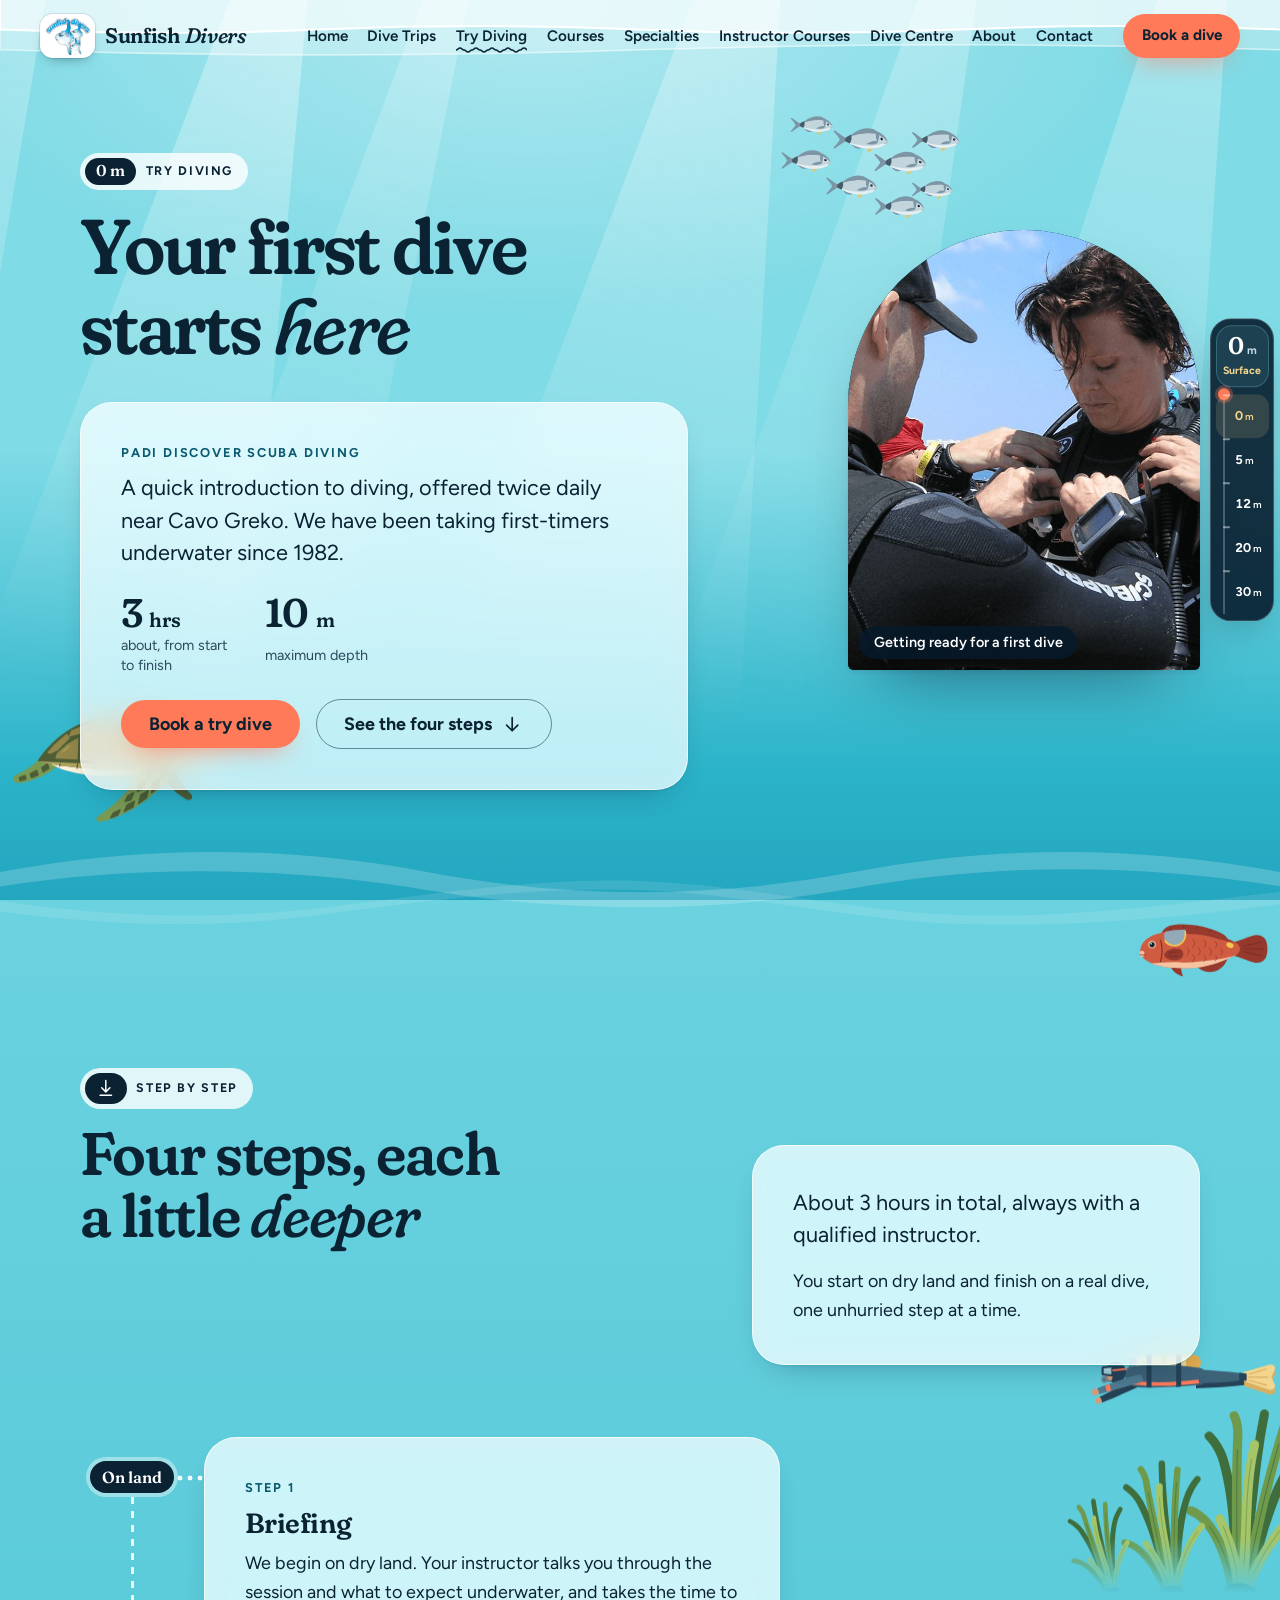
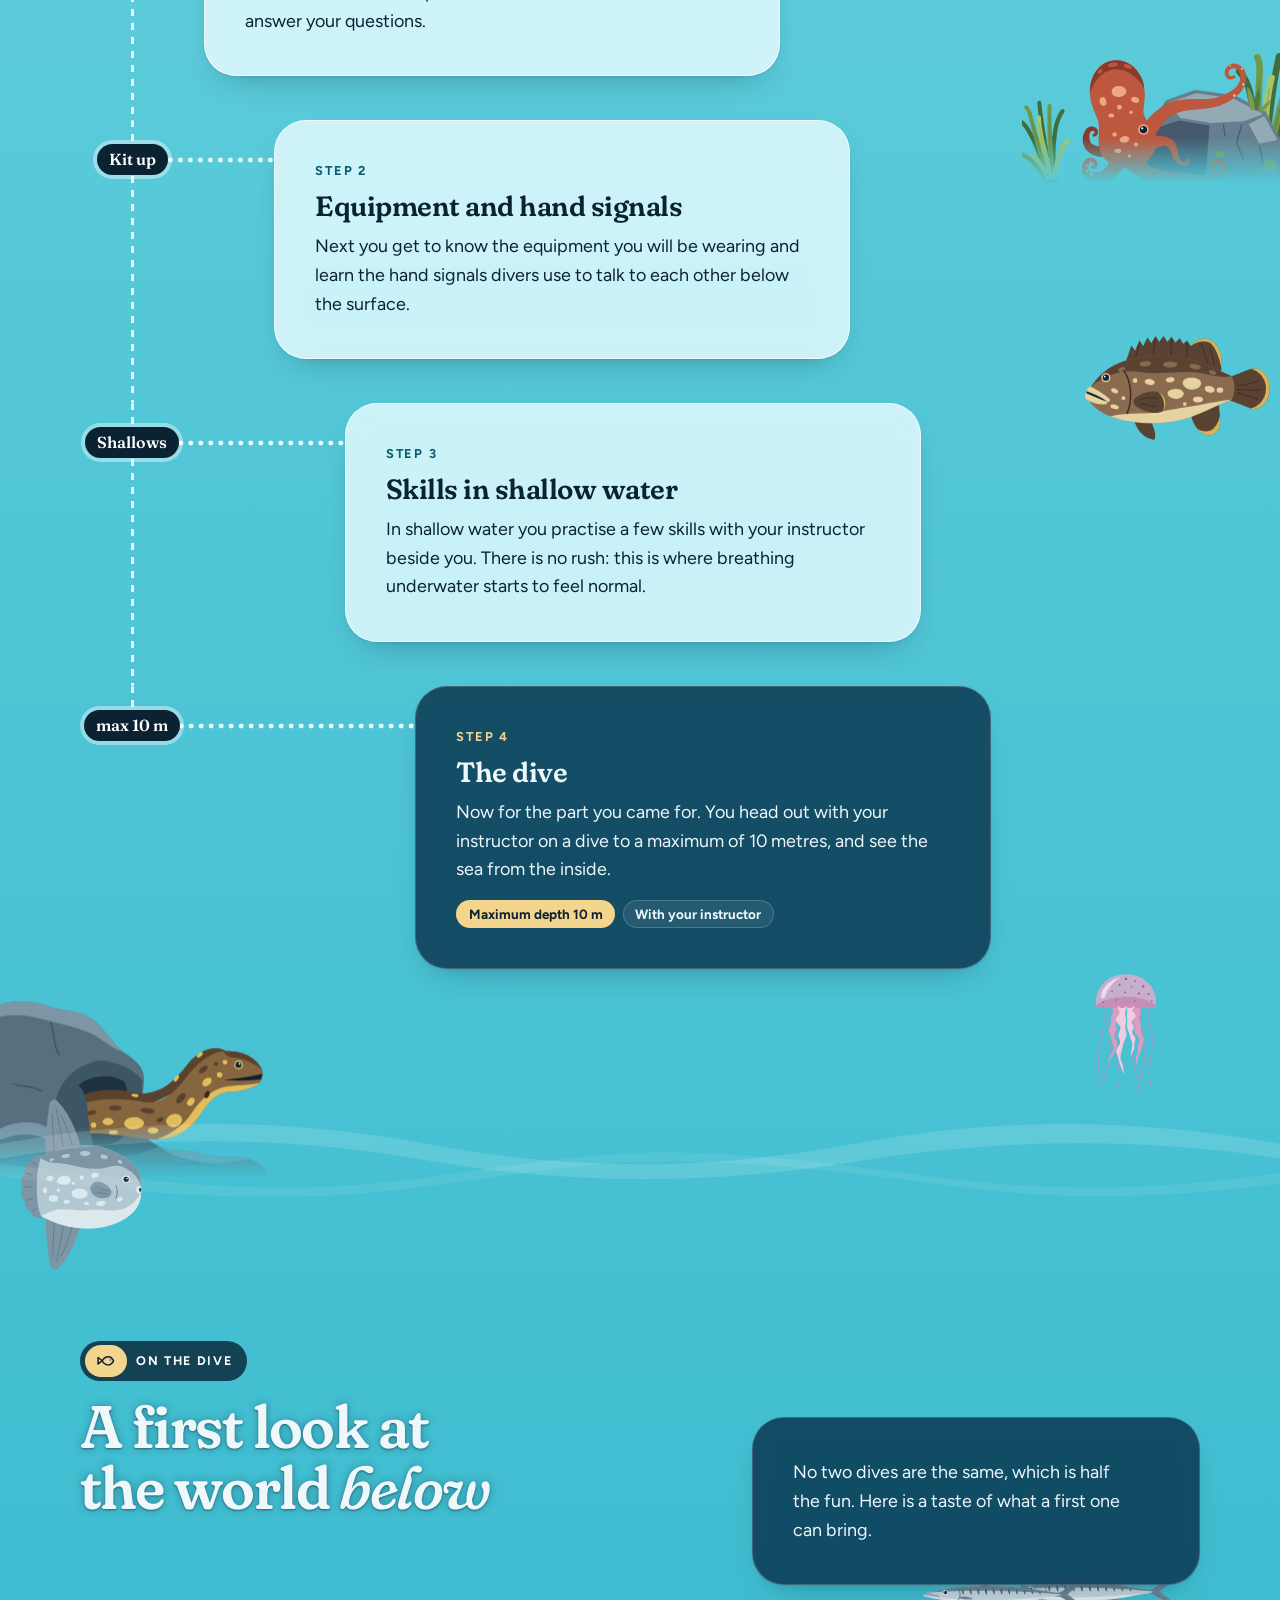
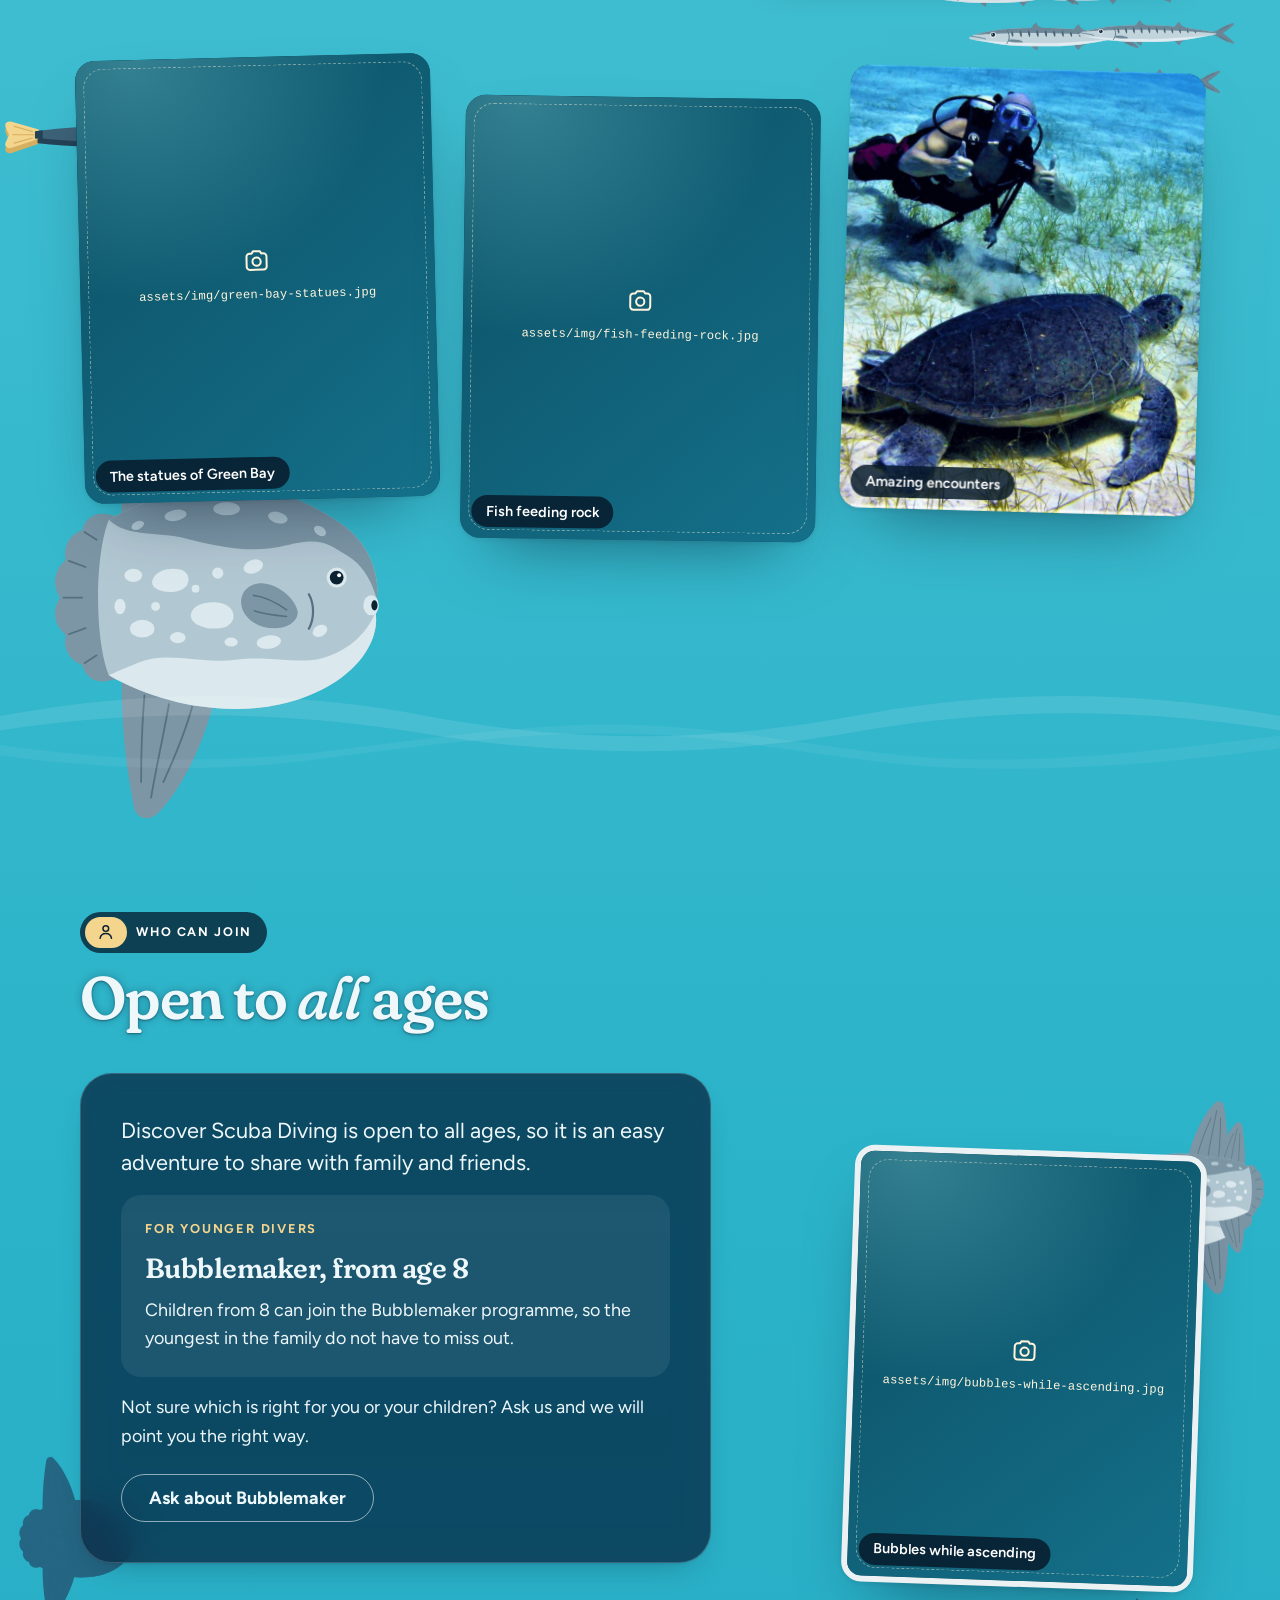
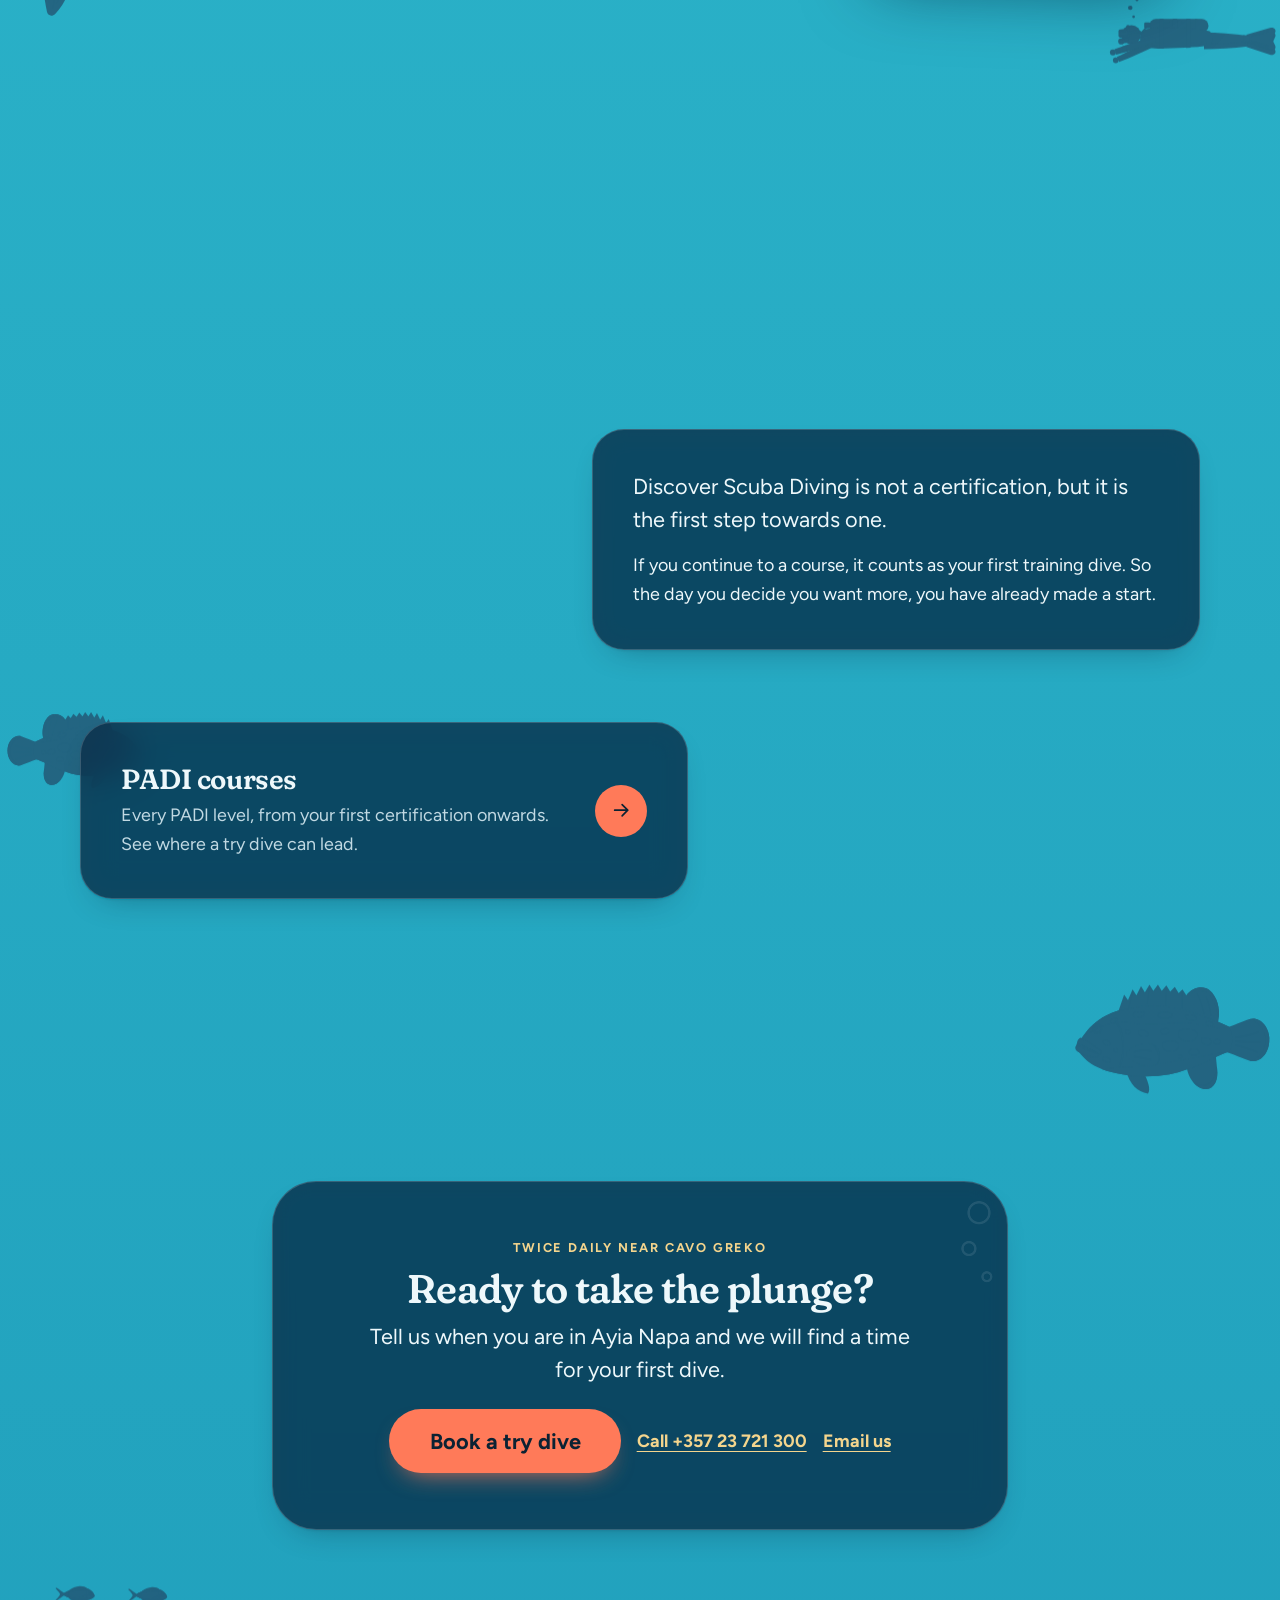
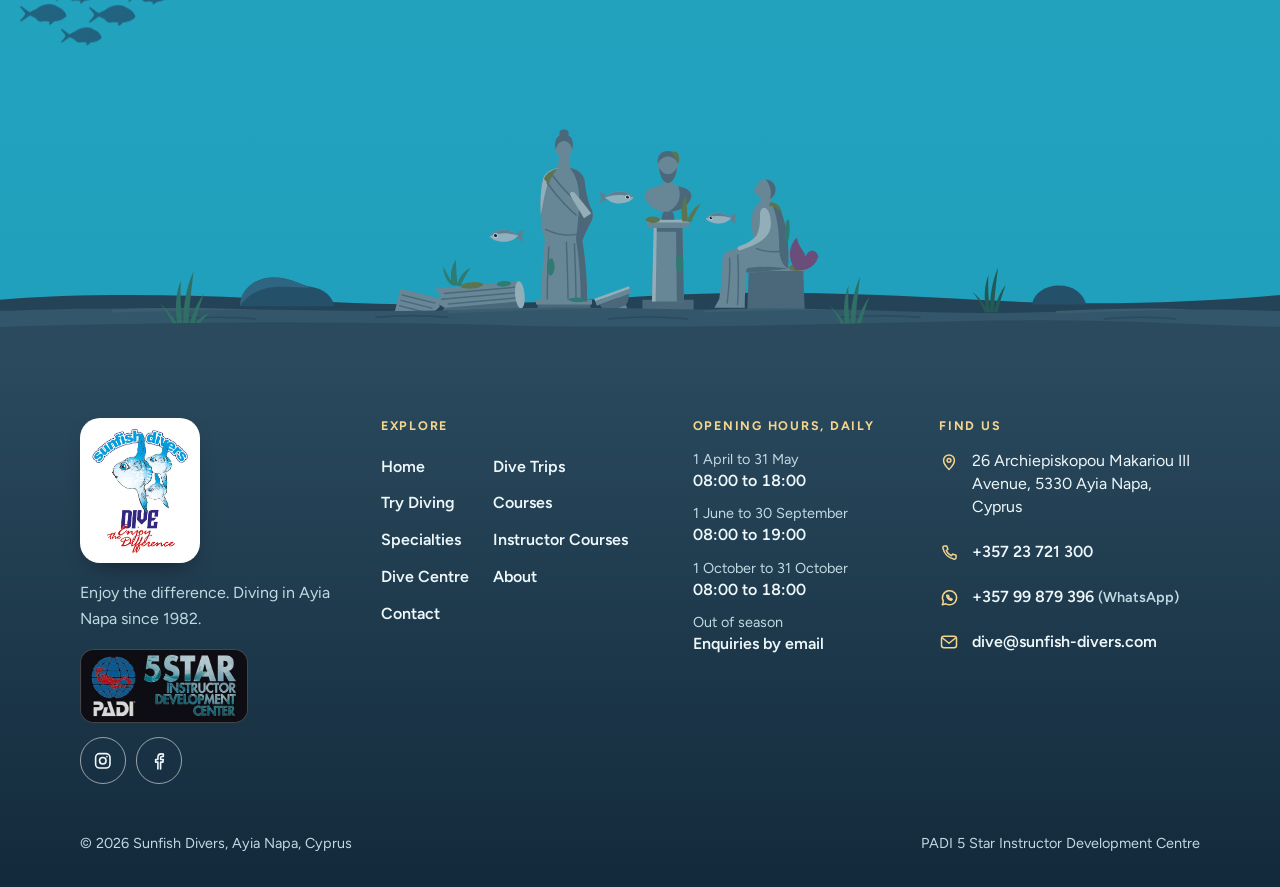
<file: try-diving.html>
<!doctype html>
<html lang="en" class="no-js">
<head>
  <meta charset="utf-8">
  <meta name="viewport" content="width=device-width, initial-scale=1, viewport-fit=cover">
  <title>Try Diving with PADI Discover Scuba Diving | Sunfish Divers, Ayia Napa</title>
  <meta name="description" content="Try scuba diving in Ayia Napa with PADI Discover Scuba Diving: about 3 hours with a qualified instructor, to a maximum of 10 m, twice daily near Cavo Greko since 1982.">
  <meta name="theme-color" content="#7fdbe6">
  <!-- TODO: remove at launch (keeps the temporary test site out of search engines) -->
  <meta name="robots" content="noindex, nofollow">

  <meta property="og:type" content="website">
  <meta property="og:site_name" content="Sunfish Divers">
  <meta property="og:locale" content="en_GB">
  <meta property="og:title" content="Try Diving with PADI Discover Scuba Diving | Sunfish Divers, Ayia Napa">
  <meta property="og:description" content="Try scuba diving in Ayia Napa with PADI Discover Scuba Diving: about 3 hours with a qualified instructor, to a maximum of 10 m, twice daily near Cavo Greko since 1982.">
  <!-- TODO: owner to confirm the final page URLs. og:url and og:image must be full addresses on the final domain -->
  <meta property="og:url" content="https://sunfish-divers.com/try-diving.html">
  <meta property="og:image" content="https://sunfish-divers.com/assets/img/og-sunfish-divers.jpg">
  <meta name="twitter:card" content="summary_large_image">

  <link rel="icon" href="assets/svg/favicon.svg" type="image/svg+xml">

  <script>
    /* no-js -> js, plus a failsafe: if js/ocean.js has not started after 3 s,
       show all content (.reveal-all) and use the plain in-flow header (.no-engine). */
    (function (d, w) {
      var h = d.documentElement;
      h.classList.remove('no-js');
      h.classList.add('js');
      setTimeout(function () {
        if (w.__sunfishReady) return;
        h.classList.add('reveal-all', 'no-engine');
        var n = 0, t = setInterval(function () {
          if (w.__sunfishReady || ++n > 120) {
            clearInterval(t);
            if (w.__sunfishReady) h.classList.remove('no-engine');
          }
        }, 500);
      }, 3000);
    })(document, window);
  </script>

  <link rel="preconnect" href="https://fonts.googleapis.com">
  <link rel="preconnect" href="https://fonts.gstatic.com" crossorigin>
  <link rel="stylesheet" href="https://fonts.googleapis.com/css2?family=Figtree:ital,wght@0,400..800;1,400..800&amp;family=Fraunces:ital,opsz,wght,SOFT@0,9..144,400..700,0..100;1,9..144,400..700,0..100&amp;display=swap">
  <link rel="stylesheet" href="css/styles.css">
</head>
<body data-page="try-diving">
  <div class="ocean" id="ocean" aria-hidden="true"></div>
  <a class="skip-link" href="#main">Skip to content</a>

  <!-- ===== HEADER (identical on every page; only aria-current moves) ===== -->
  <header class="site-header" data-header>
    <div class="site-header__inner">
      <!-- Logo: the sunfish emblem of the real logo (assets/img/logo-sunfish-divers-emblem.jpg) beside the text wordmark -->
      <a class="logo" href="index.html" aria-label="Sunfish Divers, home">
        <span class="logo__tile"><img class="logo__mark" src="assets/img/logo-sunfish-divers-emblem.jpg" alt="" width="244" height="200" fetchpriority="high"></span>
        <span class="logo__text">Sunfish <em>Divers</em></span>
      </a>

      <button class="menu-toggle" type="button" data-menu-toggle aria-expanded="false" aria-controls="site-nav">
        <span class="menu-toggle__label">Menu</span>
        <span class="menu-toggle__icon" aria-hidden="true"><span></span><span></span><span></span></span>
      </button>

      <nav class="site-nav" id="site-nav" aria-label="Main">
        <div class="site-nav__inner">
          <ul class="site-nav__list">
            <li><a href="index.html">Home</a></li>
            <li><a href="dive-trips.html">Dive Trips</a></li>
            <li><a href="try-diving.html" aria-current="page">Try Diving</a></li>
            <li><a href="courses.html">Courses</a></li>
            <li><a href="specialties.html">Specialties</a></li>
            <li><a href="instructor-courses.html">Instructor Courses</a></li>
            <li><a href="dive-centre.html">Dive Centre</a></li>
            <li><a href="about.html">About</a></li>
            <li><a href="contact.html">Contact</a></li>
          </ul>
          <div class="site-nav__extra">
            <a class="btn btn--primary btn--lg" href="contact.html">Book a dive</a>
            <p class="site-nav__contact">
              <a href="tel:+35723721300"><svg class="icon" viewBox="0 0 24 24" aria-hidden="true" focusable="false"><path d="M6.6 3.5h2.7l1.4 4-2 1.6a12 12 0 0 0 6.2 6.2l1.6-2 4 1.4v2.7a2 2 0 0 1-2.2 2A17.5 17.5 0 0 1 4.6 5.7a2 2 0 0 1 2-2.2z"/></svg>+357 23 721 300</a>
              <a href="mailto:dive@sunfish-divers.com"><svg class="icon" viewBox="0 0 24 24" aria-hidden="true" focusable="false"><rect x="3" y="5" width="18" height="14" rx="3"/><path d="m4.5 7.5 7.5 6 7.5-6"/></svg>dive@sunfish-divers.com</a>
            </p>
          </div>
        </div>
      </nav>

      <a class="btn btn--primary btn--sm site-header__cta" href="contact.html">Book a dive</a>
    </div>
  </header>
  <!-- ===== /HEADER ===== -->

  <main id="main">

    <!-- Surface: page hero -->
    <div class="page-hero">
      <div class="wrap split split--wide-left">
        <div>
          <div data-tone-auto>
            <p class="depth-mark"><span class="depth-mark__m">0 m</span> Try Diving</p>
            <h1 class="page-hero__title">Your first dive starts <em>here</em></h1>
          </div>
          <div class="panel page-hero__intro reveal">
            <p class="eyebrow">PADI Discover Scuba Diving</p>
            <p class="lead">A quick introduction to diving, offered twice daily near Cavo Greko. We have been taking first-timers underwater since 1982.</p>
            <ul class="facts">
              <li><span class="facts__value">3 <small>hrs</small></span><span class="facts__label">about, from start to finish</span></li>
              <li><span class="facts__value">10 <small>m</small></span><span class="facts__label">maximum depth</span></li>
            </ul>
            <div class="cluster">
              <a class="btn btn--primary" href="contact.html">Book a try dive</a>
              <a class="btn btn--ghost" href="#steps">See the four steps <svg class="icon" viewBox="0 0 24 24" aria-hidden="true" focusable="false"><path d="M12 5v14M6 13l6 6 6-6"/></svg></a>
            </div>
          </div>
        </div>
        <figure class="photo photo--portrait photo--arch photo--lift split__drop reveal" data-file="assets/img/try-diving-getting-ready.jpg" style="--reveal-delay: 150ms">
          <img src="assets/img/try-diving-getting-ready.jpg" alt="An instructor in a dark cap fastening the scuba equipment of a diver in a wetsuit before a first dive, under a blue sky" loading="eager" fetchpriority="high" width="675" height="844">
          <figcaption>Getting ready for a first dive</figcaption>
        </figure>
      </div>
    </div>

    <div class="wave-divider" aria-hidden="true">
      <svg viewBox="0 0 1440 100" preserveAspectRatio="none" focusable="false">
        <path fill="currentColor" opacity=".2" d="M0 38c160-30 320-30 480 0s320 30 480 0 320-30 480 0v16c-160-26-320-26-480 2s-320 28-480 2-320-28-480-4z"/>
        <path fill="currentColor" opacity=".11" d="M0 70c120 18 240 22 360 8s240-34 360-30 240 34 360 38 240-12 360-26v14c-120 16-240 26-360 22s-240-34-360-38-240 12-360 28S120 98 0 82z"/>
      </svg>
    </div>

    <!-- The four steps: a timeline that goes deeper with each step -->
    <section class="section" id="steps" aria-labelledby="steps-title">
      <div class="wrap stack stack--lg">
        <div class="split">
          <div class="section-head reveal" data-tone-auto>
            <p class="depth-mark"><span class="depth-mark__m"><svg class="icon" viewBox="0 0 24 24" aria-hidden="true" focusable="false"><path d="M12 3v14M7 12l5 5 5-5M5 21h14"/></svg></span> Step by step</p>
            <h2 class="display" id="steps-title">Four steps, each a little <em>deeper</em></h2>
          </div>
          <div class="panel panel--right panel--narrow split__drop reveal" style="--reveal-delay: 120ms">
            <p class="lead">About 3 hours in total, always with a qualified instructor.</p>
            <p>You start on dry land and finish on a real dive, one unhurried step at a time.</p>
          </div>
        </div>

        <!-- Only step four carries a depth figure (maximum 10 m). Steps one to three are named by stage, not by a place the owner has confirmed. -->
        <ol class="depth-timeline" style="--marker-w: 6.5rem">
          <li class="depth-timeline__step">
            <span class="depth-timeline__depth">On land</span>
            <div class="panel depth-timeline__body reveal">
              <p class="eyebrow">Step 1</p>
              <h3>Briefing</h3>
              <p>We begin on dry land. Your instructor talks you through the session and what to expect underwater, and takes the time to answer your questions.</p>
            </div>
          </li>
          <li class="depth-timeline__step">
            <span class="depth-timeline__depth">Kit up</span>
            <div class="panel depth-timeline__body reveal">
              <p class="eyebrow">Step 2</p>
              <h3>Equipment and hand signals</h3>
              <p>Next you get to know the equipment you will be wearing and learn the hand signals divers use to talk to each other below the surface.</p>
            </div>
          </li>
          <li class="depth-timeline__step">
            <span class="depth-timeline__depth">Shallows</span>
            <div class="panel depth-timeline__body reveal">
              <p class="eyebrow">Step 3</p>
              <h3>Skills in shallow water</h3>
              <p>In shallow water you practise a few skills with your instructor beside you. There is no rush: this is where breathing underwater starts to feel normal.</p>
            </div>
          </li>
          <li class="depth-timeline__step">
            <span class="depth-timeline__depth">max 10 m</span>
            <div class="panel depth-timeline__body reveal">
              <p class="eyebrow">Step 4</p>
              <h3>The dive</h3>
              <p>Now for the part you came for. You head out with your instructor on a dive to a maximum of 10 metres, and see the sea from the inside.</p>
              <ul class="tags">
                <li class="tag tag--sand">Maximum depth 10 m</li>
                <li class="tag">With your instructor</li>
              </ul>
            </div>
          </li>
        </ol>
      </div>
    </section>

    <div class="wave-divider wave-divider--flip" aria-hidden="true">
      <svg viewBox="0 0 1440 100" preserveAspectRatio="none" focusable="false">
        <path fill="currentColor" opacity=".14" d="M0 38c160-30 320-30 480 0s320 30 480 0 320-30 480 0v16c-160-26-320-26-480 2s-320 28-480 2-320-28-480-4z"/>
        <path fill="currentColor" opacity=".08" d="M0 70c120 18 240 22 360 8s240-34 360-30 240 34 360 38 240-12 360-26v14c-120 16-240 26-360 22s-240-34-360-38-240 12-360 28S120 98 0 82z"/>
      </svg>
    </div>

    <!-- On the dive: captioned gallery row -->
    <section class="section" aria-labelledby="gallery-title">
      <div class="wrap stack stack--lg">
        <div class="split">
          <div class="section-head reveal" data-tone-auto>
            <p class="depth-mark"><span class="depth-mark__m"><svg class="icon" viewBox="0 0 24 24" aria-hidden="true" focusable="false"><path d="M7.5 12c2-3.2 4.7-5 7.5-5s5 2 6.5 5c-1.5 3-3.7 5-6.5 5s-5.5-1.8-7.5-5z"/><path d="m7.5 12-5-4v8z"/><path d="M17.5 11h.01"/></svg></span> On the dive</p>
            <h2 class="display" id="gallery-title">A first look at the world <em>below</em></h2>
          </div>
          <div class="panel panel--right panel--narrow split__drop reveal" style="--reveal-delay: 120ms">
            <p>No two dives are the same, which is half the fun. Here is a taste of what a first one can bring.</p>
          </div>
        </div>

        <!-- Gallery: the three photos and their captions are those of the live Try Diving page -->
        <div class="gallery">
          <figure class="photo photo--portrait reveal" data-file="assets/img/green-bay-statues.jpg">
            <img src="assets/img/green-bay-statues.jpg" alt="Statues and columns standing on the sandy seabed at Green Bay" loading="lazy" decoding="async" width="800" height="1000">
            <figcaption>The statues of Green Bay</figcaption>
          </figure>
          <figure class="photo photo--portrait reveal" data-file="assets/img/fish-feeding-rock.jpg" style="--reveal-delay: 100ms">
            <img src="assets/img/fish-feeding-rock.jpg" alt="A diver almost hidden by a dense shoal of small fish at the fish feeding rock" loading="lazy" decoding="async" width="800" height="1000">
            <figcaption>Fish feeding rock</figcaption>
          </figure>
          <figure class="photo photo--portrait reveal" data-file="assets/img/diver-and-turtle.jpg" style="--reveal-delay: 200ms">
            <img src="assets/img/diver-and-turtle.jpg" alt="A diver gives two thumbs up beside a large sea turtle resting on the sand and seagrass" loading="lazy" decoding="async" width="800" height="1000">
            <figcaption>Amazing encounters</figcaption>
          </figure>
        </div>
      </div>
    </section>

    <div class="wave-divider" aria-hidden="true">
      <svg viewBox="0 0 1440 100" preserveAspectRatio="none" focusable="false">
        <path fill="currentColor" opacity=".1" d="M0 38c160-30 320-30 480 0s320 30 480 0 320-30 480 0v16c-160-26-320-26-480 2s-320 28-480 2-320-28-480-4z"/>
        <path fill="currentColor" opacity=".06" d="M0 70c120 18 240 22 360 8s240-34 360-30 240 34 360 38 240-12 360-26v14c-120 16-240 26-360 22s-240-34-360-38-240 12-360 28S120 98 0 82z"/>
      </svg>
    </div>

    <!-- Who can join: all ages, Bubblemaker from 8 -->
    <section class="section" aria-labelledby="ages-title">
      <div class="wrap">
        <div class="section-head reveal" data-tone-auto>
          <p class="depth-mark"><span class="depth-mark__m"><svg class="icon" viewBox="0 0 24 24" aria-hidden="true" focusable="false"><circle cx="12" cy="8" r="3.5"/><path d="M5 20c.6-3.8 3.3-6 7-6s6.4 2.2 7 6"/></svg></span> Who can join</p>
          <h2 class="display" id="ages-title">Open to <em>all</em> ages</h2>
        </div>
        <div class="split split--wide-left">
          <div class="panel reveal">
            <p class="lead">Discover Scuba Diving is open to all ages, so it is an easy adventure to share with family and friends.</p>
            <div class="subpanel">
              <p class="eyebrow">For younger divers</p>
              <h3>Bubblemaker, from age 8</h3>
              <p>Children from 8 can join the Bubblemaker programme, so the youngest in the family do not have to miss out.</p>
              <!-- TODO: owner to add Bubblemaker details (how it runs, depth, duration) and any minimum age or medical requirements for Discover Scuba Diving -->
            </div>
            <p>Not sure which is right for you or your children? Ask us and we will point you the right way.</p>
            <a class="btn btn--ghost" href="contact.html">Ask about Bubblemaker</a>
          </div>
          <!-- TODO: photo of a Bubblemaker session (suggested file assets/img/try-diving-bubblemaker.jpg). Until then a photo from the live site stands here -->
          <figure class="photo photo--portrait photo--print photo--tilt-r split__drop reveal" data-file="assets/img/bubbles-while-ascending.jpg" style="--reveal-delay: 120ms">
            <img src="assets/img/bubbles-while-ascending.jpg" alt="Air bubbles rising towards the sunlit surface, seen from below" loading="lazy" decoding="async" width="800" height="1000">
            <figcaption>Bubbles while ascending</figcaption>
          </figure>
        </div>
      </div>
    </section>

    <!-- What next: the try dive counts towards a course -->
    <section class="section" aria-labelledby="next-title">
      <div class="wrap">
        <div class="section-head section-head--right reveal" data-tone-auto>
          <p class="depth-mark"><span class="depth-mark__m"><svg class="icon" viewBox="0 0 24 24" aria-hidden="true" focusable="false"><circle cx="12" cy="9" r="5"/><path d="m9 13.2-1.5 7.3 4.5-2.5 4.5 2.5-1.5-7.3"/></svg></span> What next</p>
          <h2 class="display" id="next-title">Want to keep <em>going</em>?</h2>
        </div>
        <div class="stack stack--lg">
          <div class="panel panel--right reveal">
            <p class="lead">Discover Scuba Diving is not a certification, but it is the first step towards one.</p>
            <p>If you continue to a course, it counts as your first training dive. So the day you decide you want more, you have already made a start.</p>
          </div>
          <a class="panel link-card panel--left reveal" href="courses.html">
            <span class="link-card__title">PADI courses</span>
            <span class="link-card__text">Every PADI level, from your first certification onwards. See where a try dive can lead.</span>
            <span class="link-card__arrow"><svg class="icon" viewBox="0 0 24 24" aria-hidden="true" focusable="false"><path d="M5 12h14M13 6l6 6-6 6"/></svg></span>
          </a>
        </div>
      </div>
    </section>

    <!-- Book: closing call to action -->
    <section class="section" aria-labelledby="book-title">
      <div class="wrap">
        <div class="panel cta-card reveal" data-bar-hide>
          <p class="eyebrow">Twice daily near Cavo Greko</p>
          <h2 class="cta-card__title" id="book-title">Ready to take the plunge?</h2>
          <p class="lead">Tell us when you are in Ayia Napa and we will find a time for your first dive.</p>
          <div class="cluster">
            <a class="btn btn--primary btn--lg" href="contact.html">Book a try dive</a>
            <a class="text-link" href="tel:+35723721300">Call +357 23 721 300</a>
            <a class="text-link" href="mailto:dive@sunfish-divers.com">Email us</a>
          </div>
        </div>
      </div>
    </section>

    <!-- Seabed vignette: inline SVG, filled by the embed tool. Do not edit between the markers. -->
    <div class="seabed" aria-hidden="true"><!-- SEABED:BEGIN seabed-try-diving -->
<svg xmlns="http://www.w3.org/2000/svg" viewBox="0 0 1600 360" preserveAspectRatio="xMidYMax slice" aria-hidden="true" focusable="false"><path fill="#244356" d="M0 286C120 276 260 280 400 288C540 296 680 290 800 282C940 273 1080 278 1220 286C1360 294 1480 290 1600 280L1600 360L0 360Z"/><path fill="#24506a" d="M300 294C300 274 318 258 342 258C364 258 376 268 390 270C404 272 416 282 418 294Z"/><path fill="#2f6580" d="M300 294C300 274 318 258 342 258C364 258 376 268 390 270C376 272 362 269 344 270S308 280 300 294Z"/><path fill="#24506a" d="M1290 292C1292 278 1306 268 1324 268C1342 268 1354 278 1358 292Z"/><g transform="translate(1240 300) scale(.75)"><g class="sf-sway" style="transform-origin:0px 0px;--sf-amp:4deg;--sf-dur:5.2s;--sf-delay:-2s" fill="#245a55"><path d="M-9 2C-14 -20 -13 -42 -6 -60C-7 -40 -6 -18 -3 2Z"/><path d="M-3 2C-4 -26 1 -52 10 -72C7 -48 4 -22 3 2Z"/><path d="M3 2C7 -16 14 -32 23 -44C18 -30 13 -14 9 2Z"/><path d="M-12 2C-19 -12 -25 -24 -33 -32C-25 -26 -14 -14 -6 2Z"/></g></g><g transform="translate(602 284) rotate(-5)"><path fill="#688796" d="M-58 -17L48 -17L48 17L-54 17L-47 8L-58 0L-50 -8Z"/><path fill="#4a687a" d="M-54 17L-47 8L48 8L48 17Z"/><path fill="none" stroke="#4a687a" stroke-width="1.8" stroke-linecap="round" d="M-46 -10L42 -10M-50 -3L42 -3M-42 3.5L42 3.5"/><ellipse cx="48" cy="0" rx="6" ry="17" fill="#93adb9"/></g><g transform="translate(522 294) rotate(14)"><path fill="#688796" d="M-26 -16L22 -16L27 -6L20 4L26 16L-26 16Z"/><path fill="none" stroke="#4a687a" stroke-width="1.8" stroke-linecap="round" d="M-22 -9L20 -9M-22 -2L18 -2M-22 5L16 5"/></g><path fill="#4a687a" d="M672 290L738 290L738 306L672 306Z"/><path fill="#688796" d="M670 286L740 286L740 292L670 292Z"/><path fill="#688796" d="M699 106L711 106L713 123L697 123Z"/><path fill="#688796" d="M698 121C690 123 682 126 679 134C676 146 675 162 676 180C676 192 678 202 681 210C679 236 677 262 676 288L734 288C734 262 732 236 728 212C731 204 735 196 738 190C742 184 742 176 738 170C734 160 732 148 731 138C730 129 722 123 712 121Z"/><path fill="#4a687a" d="M728 212C731 204 735 196 738 190C742 184 742 176 738 170C734 160 732 148 731 138C730 129 722 123 712 121C720 130 724 144 724 160C724 176 722 194 720 210C724 236 726 262 726 288L734 288C734 262 732 236 728 212Z"/><path fill="#93adb9" d="M698 121C690 123 682 126 679 134C676 146 675 162 676 180C679 164 682 148 686 137C690 129 694 124 698 121Z"/><path fill="none" stroke="#4a687a" stroke-width="1.8" stroke-linecap="round" d="M684 140C694 154 706 168 720 180M691 131C702 146 714 158 726 168M682 198C696 205 712 207 727 203M686 220C685 242 684 266 684 285M708 214C709 240 710 264 710 285M718 216C719 240 720 264 720 285"/><path fill="#93adb9" d="M739 178C733 170 725 160 718 152C715 149 711 152 713 156C718 164 724 174 730 184Z"/><ellipse cx="705" cy="96" rx="10.5" ry="13" fill="#688796"/><path fill="#4a687a" d="M694.5 98C692 86 697 79 705 79C713 79 718 86 715.5 98C713.5 91 709.5 87.5 705 87.5S696.5 91 694.5 98Z"/><ellipse cx="705" cy="77.5" rx="6" ry="4.5" fill="#4a687a"/><path fill="#4a687a" d="M803 286L867 286L867 304L803 304Z"/><path fill="#688796" d="M815 288L817 196L853 196L855 288Z"/><path fill="#4a687a" d="M845 196L853 196L855 288L846 288ZM817 196L853 196L853 201L817 201Z"/><path fill="#93adb9" d="M815 288L817 196L821 196L819.5 288Z"/><path fill="#688796" d="M809 186L861 186L861 196L809 196Z"/><path fill="#93adb9" d="M809 186L861 186L861 189.5L809 189.5Z"/><path fill="#4a687a" d="M827 186C827 180 829 176 831 174L839 174C841 176 843 180 843 186Z"/><path fill="#688796" d="M835 176C822 176 810 170 806 158C805 150 812 146 822 144C828 143 830 140 830 134L840 134C840 140 842 143 848 144C858 146 865 150 864 158C860 170 848 176 835 176Z"/><path fill="#4a687a" d="M848 144C858 146 865 150 864 158C860 170 848 176 835 176C846 170 853 160 848 144Z"/><ellipse cx="835" cy="118" rx="12.5" ry="15.5" fill="#688796"/><path fill="#4a687a" d="M823.5 120C825 132 829 140 835 140C841 140 845 132 846.5 120C843 127 839 129 835 129S827 127 823.5 120Z"/><path fill="#4a687a" d="M822.5 116C821 106 826 100 835 100C844 100 849 106 847.5 116C845 110 840 107 835 107S825 110 822.5 116Z"/><g transform="translate(770 292) rotate(-20) scale(1.15)"><path fill="#93adb9" d="M-20 -14L20 -14L20 -11L-20 -11Z"/><path fill="#688796" d="M-20 -11L20 -11L20 -6L-20 -6Z"/><path fill="#4a687a" d="M-17 -6L17 -6C15 0 12 3 10 4L-10 4C-12 3 -15 0 -17 -6Z"/><path fill="#688796" d="M-10 4L10 4L10 18L-10 18Z"/></g><path fill="#4a687a" d="M936 246L1004 246L1006 304L934 304Z"/><path fill="#688796" d="M934 244L1006 244L1006 250L934 250Z"/><path fill="#688796" d="M951 156L963 156L964 168L950 168Z"/><path fill="#688796" d="M951 165C945 167 940 173 940 184C939 196 941 208 944 217C934 219 922 221 913 224C906 226 902 232 903 240C903 256 901 272 899 285L893 296L931 296C931 278 932 264 933 252C947 252 964 250 985 247C987 222 984 196 977 177C975 169 969 165 963 164Z"/><path fill="#4a687a" d="M985 247C987 222 984 196 977 177C975 169 969 165 963 164C970 174 974 196 974 220C974 232 977 242 985 247ZM933 252C947 252 964 250 985 247C968 244 950 244 936 246C933 247 932 250 933 252Z"/><path fill="none" stroke="#4a687a" stroke-width="1.8" stroke-linecap="round" d="M912 234C913 252 911 272 909 290M922 230C924 252 923 272 922 292M946 222C958 227 970 227 982 224"/><path fill="#93adb9" d="M956 171C962 173 965 186 963 197C961 205 955 211 947 215C940 219 933 221 926 224C922 225 920 221 924 219C933 216 941 212 946 205C950 197 950 187 950 180C950 175 952 171 956 171Z"/><circle cx="957" cy="148" r="12.5" fill="#688796"/><path fill="#688796" d="M945.5 144L941 151L946 153Z"/><path fill="#4a687a" d="M957 135.5C964 135.5 969.5 141 969.5 148C969.5 154 966 158 962 160C965 154 964 144 957 135.5Z"/><g fill="#5c7550"><path d="M680 135C682 128 690 124 697 122C692 128 688 134 686 142Z"/><ellipse cx="816" cy="186" rx="9" ry="4"/><ellipse cx="590" cy="268" rx="14" ry="4" transform="rotate(-5 590 268)"/><ellipse cx="996" cy="246" rx="10" ry="4"/><path d="M963 164C970 164 975 168 977 176C972 172 967 169 961 168Z"/><path d="M845 100.5C849 103 850 110 848 116C846 110 842 105 838 102Z"/></g><g fill="#2f7a72"><path d="M710 286C714 282 728 282 732 286C730 290 714 290 710 286Z"/><path d="M846 232C849 228 853 230 854 238C855 246 852 252 849 252C845 250 844 238 846 232Z"/><path d="M984 186C980 196 980 208 984 216C987 208 988 196 986 186Z"/><ellipse cx="630" cy="266" rx="9" ry="3.5" transform="rotate(-5 630 266)"/><path d="M686 236C689 232 692 234 693 242C694 250 691 256 688 256C684 254 683 242 686 236Z"/></g><g class="sf-sway" style="transform-origin:858px 186px;--sf-amp:6deg;--sf-dur:3.8s" fill="#5c7550"><path d="M853 188C850 176 852 164 858 156C858 168 859 178 860 188Z"/><path d="M859 188C862 178 868 170 876 166C871 174 866 182 864 189Z"/></g><g class="sf-sway" style="transform-origin:1000px 246px;--sf-amp:5deg;--sf-dur:4.4s;--sf-delay:-1.6s" fill="#6a4d78"><path d="M994 248C984 234 986 218 996 208C998 220 1004 222 1007 232C1011 222 1020 222 1023 232C1020 242 1012 248 1004 249Z"/></g><g class="sf-sway" style="transform-origin:570px 266px;--sf-amp:6deg;--sf-dur:4s;--sf-delay:-2.4s" fill="#2f7a72"><path d="M565 268C562 256 564 244 570 236C570 248 571 258 572 268Z"/><path d="M571 268C574 258 580 250 588 246C583 254 578 262 576 269Z"/><path d="M563 267C557 260 554 252 554 244C558 252 562 260 567 267Z"/></g><path fill="#33566a" d="M0 300C140 294 300 298 460 300C560 301 640 296 720 296C800 296 880 300 960 298C1040 296 1100 300 1180 302C1300 305 1440 294 1600 300L1600 360L0 360Z"/><path fill="#3a5d70" d="M560 300C620 296 700 295 760 297C700 298 620 300 560 303ZM880 299C930 296 980 296 1030 298C980 299 930 300 880 302ZM140 298C200 295 270 296 320 298C260 299 200 300 140 302ZM1320 300C1380 297 1440 296 1490 298C1430 299 1380 301 1320 303Z"/><path fill="none" stroke="#2b4a5e" stroke-width="2" stroke-linecap="round" d="M470 308C500 305 530 305 560 308M1050 308C1090 305 1120 305 1150 308M220 310C260 307 290 307 320 310M1380 310C1410 307 1440 307 1470 310M760 310C790 307 830 307 860 310"/><g transform="translate(772 158) scale(1)"><g class="sf-drift" style="--sf-dx:22px;--sf-dy:-4px;--sf-dur:11s"><g class="sf-wag" style="transform-origin:-12px 0px;--sf-dur:.9s"><path fill="#5f7f92" d="M-10 0L-23 -8C-20 -3 -20 3 -23 8Z"/></g><path fill="#8fb0bf" d="M20 .5C16 -5 8 -8 0 -7.5C-7 -7 -12 -3.5 -16 0C-12 3.5 -7 7 0 7.5C8 8 16 5.5 20 .5Z"/><path fill="#5f7f92" d="M20 .5C16 -5 8 -8 0 -7.5C-7 -7 -12 -3.5 -16 0C-9 -2.5 -2 -3.5 5 -3S15 -1.5 20 .5Z"/><circle cx="12.5" cy="-.5" r="2.9" fill="#c9dde4"/><circle cx="12.5" cy="-.5" r="2" fill="#0b2233"/><circle cx="13.2" cy="-1.2" r=".6" fill="#fff"/></g></g><g transform="translate(900 184) scale(-.9 .9)"><g class="sf-drift" style="--sf-dx:16px;--sf-dy:3px;--sf-dur:9s;--sf-delay:-4s"><g class="sf-wag" style="transform-origin:-12px 0px;--sf-dur:.8s"><path fill="#5f7f92" d="M-10 0L-23 -8C-20 -3 -20 3 -23 8Z"/></g><path fill="#8fb0bf" d="M20 .5C16 -5 8 -8 0 -7.5C-7 -7 -12 -3.5 -16 0C-12 3.5 -7 7 0 7.5C8 8 16 5.5 20 .5Z"/><path fill="#5f7f92" d="M20 .5C16 -5 8 -8 0 -7.5C-7 -7 -12 -3.5 -16 0C-9 -2.5 -2 -3.5 5 -3S15 -1.5 20 .5Z"/><circle cx="12.5" cy="-.5" r="2.9" fill="#c9dde4"/><circle cx="12.5" cy="-.5" r="2" fill="#0b2233"/><circle cx="11.8" cy="-1.2" r=".6" fill="#fff"/></g></g><g transform="translate(632 206) scale(-1 1)"><g class="sf-drift" style="--sf-dx:20px;--sf-dy:4px;--sf-dur:13s;--sf-delay:-6s"><g class="sf-wag" style="transform-origin:-12px 0px;--sf-dur:1s"><path fill="#5f7f92" d="M-10 0L-23 -8C-20 -3 -20 3 -23 8Z"/></g><path fill="#8fb0bf" d="M20 .5C16 -5 8 -8 0 -7.5C-7 -7 -12 -3.5 -16 0C-12 3.5 -7 7 0 7.5C8 8 16 5.5 20 .5Z"/><path fill="#5f7f92" d="M20 .5C16 -5 8 -8 0 -7.5C-7 -7 -12 -3.5 -16 0C-9 -2.5 -2 -3.5 5 -3S15 -1.5 20 .5Z"/><circle cx="12.5" cy="-.5" r="2.9" fill="#c9dde4"/><circle cx="12.5" cy="-.5" r="2" fill="#0b2233"/><circle cx="11.8" cy="-1.2" r=".6" fill="#fff"/></g></g><g transform="translate(1066 322) scale(.9)"><g class="sf-sway" style="transform-origin:0px 0px;--sf-amp:5deg;--sf-dur:4.4s;--sf-delay:-1s" fill="#2f6f66"><path d="M-9 2C-14 -20 -13 -42 -6 -60C-7 -40 -6 -18 -3 2Z"/><path d="M-3 2C-4 -26 1 -52 10 -72C7 -48 4 -22 3 2Z"/><path d="M3 2C7 -16 14 -32 23 -44C18 -30 13 -14 9 2Z"/><path d="M-12 2C-19 -12 -25 -24 -33 -32C-25 -26 -14 -14 -6 2Z"/></g></g><g transform="translate(232 322)"><g class="sf-sway" style="transform-origin:0px 0px;--sf-amp:5deg;--sf-dur:5s;--sf-delay:-3s" fill="#2f6f66"><path d="M-9 2C-14 -20 -13 -42 -6 -60C-7 -40 -6 -18 -3 2Z"/><path d="M-3 2C-4 -26 1 -52 10 -72C7 -48 4 -22 3 2Z"/><path d="M3 2C7 -16 14 -32 23 -44C18 -30 13 -14 9 2Z"/><path d="M-12 2C-19 -12 -25 -24 -33 -32C-25 -26 -14 -14 -6 2Z"/><path d="M6 2C12 -8 20 -16 30 -20C24 -14 17 -6 12 2Z"/></g></g><path fill="#2b4a5e" d="M0 320C200 314 420 312 640 318C840 323 1040 316 1240 312C1400 310 1500 318 1600 320L1600 360L0 360Z"/></svg>
<!-- SEABED:END --></div>
  </main>

  <!-- ===== FOOTER (identical on every page) ===== -->
  <footer class="site-footer">
    <div class="wrap">
      <div class="site-footer__grid">
        <div class="site-footer__brand">
          <!-- Logo: the real Sunfish Divers logo (assets/img/logo-sunfish-divers.jpg) -->
          <a class="logo logo--full" href="index.html" aria-label="Sunfish Divers, home">
            <img src="assets/img/logo-sunfish-divers.jpg" alt="" loading="lazy" decoding="async" width="395" height="500">
          </a>
          <p class="site-footer__tagline">Enjoy the difference. Diving in Ayia Napa since 1982.</p>
          <!-- PADI badge: the official badge image from the live site (assets/img/padi-5-star-idc-badge.jpg) -->
          <div class="site-footer__marks">
            <img class="padi-badge" src="assets/img/padi-5-star-idc-badge.jpg" alt="PADI 5 Star Instructor Development Centre" loading="lazy" decoding="async" width="488" height="211">
            <ul class="social">
              <li><a href="https://www.instagram.com/sunfishdivers/" target="_blank" rel="noopener" aria-label="Sunfish Divers on Instagram"><svg class="icon" viewBox="0 0 24 24" aria-hidden="true" focusable="false"><rect x="4" y="4" width="16" height="16" rx="4.5"/><circle cx="12" cy="12" r="3.6"/><path d="M16.6 7.4h.01"/></svg></a></li>
              <li><a href="https://www.facebook.com/sunfishdivers/" target="_blank" rel="noopener" aria-label="Sunfish Divers on Facebook"><svg class="icon" viewBox="0 0 24 24" aria-hidden="true" focusable="false"><path d="M14 21v-7.5h2.6l.4-3H14V8.8c0-1 .5-1.6 1.8-1.6H17V4.5c-.6-.1-1.4-.2-2.3-.2-2.3 0-3.7 1.4-3.7 3.9v2.3H8.5v3H11V21"/></svg></a></li>
            </ul>
          </div>
        </div>

        <nav aria-label="Footer">
          <h2 class="site-footer__title">Explore</h2>
          <ul class="site-footer__links">
            <li><a href="index.html">Home</a></li>
            <li><a href="dive-trips.html">Dive Trips</a></li>
            <li><a href="try-diving.html">Try Diving</a></li>
            <li><a href="courses.html">Courses</a></li>
            <li><a href="specialties.html">Specialties</a></li>
            <li><a href="instructor-courses.html">Instructor Courses</a></li>
            <li><a href="dive-centre.html">Dive Centre</a></li>
            <li><a href="about.html">About</a></li>
            <li><a href="contact.html">Contact</a></li>
          </ul>
        </nav>

        <div>
          <h2 class="site-footer__title">Opening hours, daily</h2>
          <ul class="site-footer__hours">
            <li><span>1 April to 31 May</span><span>08:00 to 18:00</span></li>
            <li><span>1 June to 30 September</span><span>08:00 to 19:00</span></li>
            <li><span>1 October to 31 October</span><span>08:00 to 18:00</span></li>
            <li><span>Out of season</span><span>Enquiries by email</span></li>
          </ul>
        </div>

        <div>
          <h2 class="site-footer__title">Find us</h2>
          <ul class="site-footer__contact">
            <li><svg class="icon" viewBox="0 0 24 24" aria-hidden="true" focusable="false"><path d="M12 21s-6.5-6-6.5-11a6.5 6.5 0 0 1 13 0c0 5-6.5 11-6.5 11z"/><circle cx="12" cy="10" r="2.3"/></svg><span>26 Archiepiskopou Makariou III Avenue, 5330 Ayia Napa, Cyprus</span></li>
            <li><svg class="icon" viewBox="0 0 24 24" aria-hidden="true" focusable="false"><path d="M6.6 3.5h2.7l1.4 4-2 1.6a12 12 0 0 0 6.2 6.2l1.6-2 4 1.4v2.7a2 2 0 0 1-2.2 2A17.5 17.5 0 0 1 4.6 5.7a2 2 0 0 1 2-2.2z"/></svg><a href="tel:+35723721300">+357 23 721 300</a></li>
            <!-- TODO: owner to confirm number -->
            <li><svg class="icon" viewBox="0 0 24 24" aria-hidden="true" focusable="false"><path d="M4 20l1.3-4A8.5 8.5 0 1 1 8.3 19z"/><path d="M9.3 8.7c-.3 2.7 2.5 5.7 5.5 6l1-1.2-1.6-1.1-.9.6c-.8-.4-1.5-1.1-1.9-1.9l.6-.9-1.1-1.6z"/></svg><a href="https://wa.me/35799879396" target="_blank" rel="noopener">+357 99 879 396 <span class="note">(WhatsApp)</span></a></li>
            <li><svg class="icon" viewBox="0 0 24 24" aria-hidden="true" focusable="false"><rect x="3" y="5" width="18" height="14" rx="3"/><path d="m4.5 7.5 7.5 6 7.5-6"/></svg><a href="mailto:dive@sunfish-divers.com">dive@sunfish-divers.com</a></li>
          </ul>
        </div>
      </div>

      <div class="site-footer__base">
        <p>&copy; <span data-year>2026</span> Sunfish Divers, Ayia Napa, Cyprus</p>
        <p>PADI 5 Star Instructor Development Centre</p>
      </div>
    </div>
  </footer>
  <!-- ===== /FOOTER ===== -->

  <!-- ===== MOBILE ACTION BAR (phones only, identical on every page). To remove it: delete this block from all nine pages, and section 19 of css/styles.css ===== -->
  <nav class="action-bar" data-action-bar aria-label="Quick contact">
    <a class="action-bar__item" href="tel:+35723721300"><svg class="icon" viewBox="0 0 24 24" aria-hidden="true" focusable="false"><path d="M6.6 3.5h2.7l1.4 4-2 1.6a12 12 0 0 0 6.2 6.2l1.6-2 4 1.4v2.7a2 2 0 0 1-2.2 2A17.5 17.5 0 0 1 4.6 5.7a2 2 0 0 1 2-2.2z"/></svg><span>Call</span></a>
    <!-- TODO: owner to confirm number -->
    <a class="action-bar__item" href="https://wa.me/35799879396" target="_blank" rel="noopener"><svg class="icon" viewBox="0 0 24 24" aria-hidden="true" focusable="false"><path d="M4 20l1.3-4A8.5 8.5 0 1 1 8.3 19z"/><path d="M9.3 8.7c-.3 2.7 2.5 5.7 5.5 6l1-1.2-1.6-1.1-.9.6c-.8-.4-1.5-1.1-1.9-1.9l.6-.9-1.1-1.6z"/></svg><span>WhatsApp</span></a>
    <a class="action-bar__item action-bar__item--book" href="contact.html#enquiry"><svg class="icon" viewBox="0 0 24 24" aria-hidden="true" focusable="false"><rect x="4" y="5.5" width="16" height="14.5" rx="3"/><path d="M8 3.5v4M16 3.5v4M4 10.5h16"/><path d="m9.2 15.3 2 2 3.8-4"/></svg><span>Book a dive</span></a>
  </nav>
  <!-- ===== /MOBILE ACTION BAR ===== -->

  <script src="js/ocean.js" defer></script>
</body>
</html>
</file>
<file: css/styles.css>
@charset "UTF-8";
/* ==========================================================================
   Sunfish Divers: design system
   --------------------------------------------------------------------------
   01 Tokens            07 Panels and tone        13 Inner-page components
   02 Base              08 Photos                 14 Forms and map
   03 Typography        09 Header and menu        15 Scenes and footer
   04 Layout            10 Home: hero             16 Reveal
   05 Small parts       11 Home: zones            17 Reduced motion and print
   06 Buttons           12 Home: seabed info      18 (ocean engine, appended)
                                                  19 Mobile action bar (phones)

   Rules of the house
   - Motion uses transform / opacity (and the individual translate / rotate
     properties) only. Nothing else is animated or transitioned: colours,
     backgrounds and borders change at once. (The two `visibility 0s` entries
     are delayed switches that take a faded-out layer out of the page.)
   - Static offsets and tilts use `translate` / `rotate`, never `transform`,
     so they never fight with the .reveal float-up.
   - Text never sits on bare water, except large display headings and the
     self-backed chips (.depth-mark, .scroll-cue, photo captions).
   - Tone: everything reads its colours from the tone variables below.
     Default is light; [data-tone="dark"] (set by js/ocean.js) flips them.
   ========================================================================== */

/* ==========================================================================
   01 Tokens
   ========================================================================== */
:root {
  /* water column */
  --depth-0: #7fdbe6;
  --depth-5: #2bb3c9;
  --depth-12: #1286a8;
  --depth-20: #0b5c85;
  --depth-30: #083a5e;
  --depth-42: #04182b;

  /* brand */
  --coral: #ff7a59;
  --coral-soft: #ff9478;
  --sand: #f4d58d;
  --sand-soft: #f9e4b3;
  --ink: #0b2233;
  --seabed: #2b4a5e;
  --seabed-deep: #12293b;
  --foam: #f2fbfd;
  --aqua: #7fdbe6;
  --teal: #1d8fa3;
  --teal-deep: #0a5a70;

  /* type */
  --font-display: "Fraunces", "Iowan Old Style", "Palatino Linotype", Palatino, "Book Antiqua", Georgia, serif;
  --font-body: "Figtree", "Segoe UI Variable Text", "Segoe UI", system-ui, -apple-system, "Helvetica Neue", Arial, sans-serif;
  --font-mono: ui-monospace, "Cascadia Mono", "SF Mono", Menlo, Consolas, monospace;

  --step--1: clamp(0.84rem, 0.82rem + 0.1vw, 0.9rem);
  --step-0: clamp(1rem, 0.96rem + 0.2vw, 1.125rem);
  --step-1: clamp(1.15rem, 1.08rem + 0.35vw, 1.375rem);
  --step-2: clamp(1.35rem, 1.22rem + 0.65vw, 1.75rem);
  --step-3: clamp(1.7rem, 1.42rem + 1.4vw, 2.5rem);
  --step-4: clamp(2.15rem, 1.6rem + 2.75vw, 3.75rem);
  --step-5: clamp(2.5rem, 1.55rem + 4.6vw, 4.85rem);

  /* spacing */
  --space-1: 0.25rem;
  --space-2: 0.5rem;
  --space-3: 0.75rem;
  --space-4: 1rem;
  --space-5: 1.5rem;
  --space-6: 2rem;
  --space-7: 3rem;
  --space-8: 4rem;
  --space-9: 6rem;
  --space-10: 8rem;
  /* notches and home indicators (the pages set viewport-fit=cover): 0 on ordinary screens */
  --safe-t: env(safe-area-inset-top, 0px);
  --safe-r: env(safe-area-inset-right, 0px);
  --safe-b: env(safe-area-inset-bottom, 0px);
  --safe-l: env(safe-area-inset-left, 0px);
  --gutter: max(clamp(1rem, 4vw, 2.5rem), var(--safe-l), var(--safe-r));
  --col: 70rem;                                   /* 1120px content column */
  --section-gap: clamp(4.5rem, 11vw, 9rem);       /* open water between sections */
  --panel-pad: clamp(1.35rem, 1rem + 1.9vw, 2.5rem);
  --wave-h: clamp(2.75rem, 7vw, 6.5rem);          /* height of a .wave-divider */
  --header-h: 4.5rem;
  --header-offset: var(--header-h);               /* 0 when the header is in flow (no JS) */
  --hud-space: 0rem;                              /* room kept free on the right for the depth HUD */
  --pill-clear: 0rem;                             /* phones: extra inset that keeps bare text clear of the depth pill */
  --bar-space: 0rem;                              /* phones: room the action bar takes at the foot of the screen (section 19) */

  /* shape */
  --r-sm: 0.875rem;
  --r-md: 1.25rem;
  --r-lg: 2rem;
  --r-xl: 2.75rem;
  --r-pill: 999px;

  /* shadow */
  --shadow-1: 0 1px 2px rgba(4, 24, 43, 0.08), 0 14px 34px -20px rgba(4, 24, 43, 0.45);
  --shadow-2: 0 2px 4px rgba(4, 24, 43, 0.08), 0 32px 70px -34px rgba(4, 24, 43, 0.6);

  /* motion */
  --ease-out: cubic-bezier(0.2, 0.7, 0.2, 1);
  --ease-in-out: cubic-bezier(0.65, 0, 0.35, 1);
  --ease-wave: cubic-bezier(0.7, 0, 0.2, 1);

  /* layers */
  --z-ocean: 0;      /* fixed water */
  --z-life: 1;       /* creature layer */
  --z-content: 2;    /* main + footer: sea life passes BEHIND the glass */
  --z-hud: 40;
  --z-header: 50;
  --z-menu: 60;
  --z-skip: 100;
}

/* Tone variables. Light is the default (and the no-JS state). */
:root,
[data-tone="light"] {
  --fg: #0b2233;
  --fg-muted: #2d4a5c;
  --fg-accent: #0a5a70;                 /* links, eyebrows */
  --surface: rgba(255, 255, 255, 0.74); /* glass */
  --surface-solid: rgba(241, 250, 252, 0.96);
  --surface-2: rgba(11, 34, 51, 0.065); /* tint for parts inside a panel */
  --line: rgba(11, 34, 51, 0.16);
  --panel-border: rgba(255, 255, 255, 0.72);
  --chip-bg: rgba(255, 255, 255, 0.8);
  --chip-fg: #0b2233;
  --pill-bg: #0b2233;                   /* small solid pills (depth numbers) */
  --pill-fg: #ffffff;
  --ghost-line: rgba(11, 34, 51, 0.5);
  --field-bg: rgba(255, 255, 255, 0.86);
  --field-border: rgba(11, 34, 51, 0.62);   /* at least 3:1 against the light panel around the field */
  --error: #a3311a;
  --success: #0b6148;
  --success-bg: rgba(15, 125, 90, 0.12);
  --focus: #0b2233;
}
[data-tone="dark"],
.section--seabed-info,                 /* home: lies on the sand, so it is dark with or without the engine */
.site-footer {
  --fg: #eef8fb;
  --fg-muted: #c1d9e3;
  --fg-accent: #f4d58d;
  --surface: rgba(14, 46, 70, 0.8);     /* 0.8: muted text stays above 4.5:1 even over a pale creature */
  --surface-solid: rgba(12, 42, 64, 0.97);
  --surface-2: rgba(255, 255, 255, 0.075);
  --line: rgba(255, 255, 255, 0.18);
  --panel-border: rgba(255, 255, 255, 0.17);
  --chip-bg: rgba(4, 24, 43, 0.74);
  --chip-fg: #ffffff;
  --pill-bg: #f4d58d;
  --pill-fg: #0b2233;
  --ghost-line: rgba(255, 255, 255, 0.55);
  --field-bg: rgba(255, 255, 255, 0.09);
  --field-border: rgba(255, 255, 255, 0.5);
  --error: #ffb9a6;
  --success: #93e6c5;
  --success-bg: rgba(147, 230, 197, 0.12);
  --focus: #f4d58d;
}

@media (min-width: 48em) and (max-width: 87.49em) {
  :root { --hud-space: 4.5rem; }
}
@media (max-width: 47.99em) {
  :root {
    --header-h: 4rem;
    --pill-clear: max(0rem, 2.25rem - var(--gutter));
    --step--1: 0.875rem;                          /* small print that uses --step--1 is never under 14 px on a phone (capital-letter labels, eyebrows and chips set their own size) */
    --section-gap: 3.75rem;                       /* 4.5rem before: a little less open water between sections, the dive stays the same */
  }
}
/* a phone held sideways (or any very short window): a slimmer bar, so the page keeps most of the height */
@media (max-height: 30em) and (orientation: landscape) {
  :root { --header-h: 3.25rem; }
}
/* narrowest phones: the two display sizes step down so headings keep to three or four lines */
@media (max-width: 22.49em) {
  :root { --step-5: 2.1rem; --step-4: 1.95rem; }
}

/* ==========================================================================
   02 Base
   ========================================================================== */
*,
*::before,
*::after { box-sizing: border-box; }

html {
  min-height: 100%;
  -webkit-text-size-adjust: 100%;
  text-size-adjust: 100%;
  scroll-padding-top: calc(var(--header-h) + 1.25rem);
  /* Static surface-to-shallow water. This is what shows before / without
     js/ocean.js; the engine's fixed .ocean layer covers it afterwards. */
  background: #2bb3c9 linear-gradient(180deg, #7fdbe6 0%, #55c8d8 26%, #2bb3c9 60%, #1e9bb9 100%);
}
@media (prefers-reduced-motion: no-preference) {
  html { scroll-behavior: smooth; }
}

body {
  margin: 0;
  min-height: 100vh;
  min-height: 100dvh;
  font-family: var(--font-body);
  font-size: var(--step-0);
  line-height: 1.6;
  color: var(--fg);
  -webkit-font-smoothing: antialiased;
  -moz-osx-font-smoothing: grayscale;
  text-rendering: optimizeLegibility;
  overflow-wrap: break-word;
  /* no background: the water is the html gradient or the .ocean layer */
}

.ocean {
  position: fixed;
  inset: 0;
  z-index: var(--z-ocean);
  pointer-events: none;
}

main,
.site-footer {
  position: relative;
  z-index: var(--z-content);
}
main { display: block; overflow-x: clip; }
main:focus { outline: none; }

img,
svg,
iframe { max-width: 100%; }
img { height: auto; }
[hidden] { display: none !important; }

/* zero-specificity resets, so component and panel rhythm rules always win */
:where(h1, h2, h3, h4, p, figure, blockquote, dl, dd) { margin: 0; }
:where(ul[class], ol[class]) { margin: 0; padding: 0; list-style: none; }

a {
  color: var(--fg-accent);
  text-decoration-thickness: 0.08em;
  text-underline-offset: 0.22em;
}
a:hover { text-decoration-thickness: 0.14em; }

button,
input,
select,
textarea { font: inherit; color: inherit; }

:focus-visible {
  outline: 3px solid var(--focus);
  outline-offset: 3px;
  border-radius: 0.35rem;
}
:focus:not(:focus-visible) { outline: none; }

::selection { background: var(--sand); color: var(--ink); }

.skip-link {
  position: fixed;
  top: 0.75rem;
  left: 0.75rem;
  z-index: var(--z-skip);
  padding: 0.75rem 1.25rem;
  border-radius: var(--r-pill);
  background: var(--ink);
  color: #fff;
  font-weight: 700;
  text-decoration: none;
  box-shadow: 0 0 0 3px var(--sand);
  transform: translateY(-250%);
  transition: transform 0.2s var(--ease-out);
}
.skip-link:focus { transform: none; outline: none; }

.visually-hidden {
  position: absolute !important;
  width: 1px;
  height: 1px;
  margin: -1px;
  padding: 0;
  overflow: hidden;
  clip: rect(0 0 0 0);
  clip-path: inset(50%);
  white-space: nowrap;
  border: 0;
}

/* ==========================================================================
   03 Typography
   ========================================================================== */
h1, h2, h3,
.display {
  font-family: var(--font-display);
  font-weight: 600;
  font-variation-settings: "SOFT" 100;
  font-optical-sizing: auto;
  line-height: 1.08;
  letter-spacing: -0.018em;
  text-wrap: balance;
}
h1 { font-size: var(--step-5); line-height: 1.02; letter-spacing: -0.028em; }
h2 { font-size: var(--step-3); }
h3 { font-size: var(--step-2); line-height: 1.15; }
h4 { font-size: var(--step-0); font-weight: 700; line-height: 1.3; }

/* big headings that sit directly on the water */
.display { font-size: var(--step-4); line-height: 1.03; letter-spacing: -0.026em; color: var(--fg); }
.display em,
h1 em { font-style: italic; font-weight: 500; letter-spacing: -0.02em; }
[data-tone-auto] { color: var(--fg); }
/* Headings on the water take the tone that reads better against the plain
   water over their whole way up the screen (js/ocean.js, applyTones). On top
   of that, white headings carry a soft dark halo, and an ink heading that the
   engine marks with data-halo (its contrast comes close to 3:1 while it is at
   the foot of the screen, between about 9 and 12 m) carries a soft light one.
   The halo only helps; the tone is chosen without counting on it. Not for
   anything on glass or with a background of its own. */
[data-tone-auto][data-tone="dark"] { text-shadow: 0 1px 2px rgba(4, 24, 43, 0.45), 0 0 0.5em rgba(4, 24, 43, 0.3); }
[data-tone-auto][data-tone="light"][data-halo] { text-shadow: 0 0 2px rgba(214, 244, 249, 0.55), 0 0 0.5em rgba(214, 244, 249, 0.4); }
.panel[data-tone-auto],
.panel [data-tone-auto],
[data-tone-auto] :is(.panel, .depth-mark, .btn, .chip) { text-shadow: none; }

p { text-wrap: pretty; }
.lead { font-size: var(--step-1); line-height: 1.5; }
.eyebrow {
  font-size: 0.8rem;
  font-weight: 700;
  letter-spacing: 0.14em;
  text-transform: uppercase;
  color: var(--fg-accent);
}
.note { font-size: var(--step--1); color: var(--fg-muted); }
.muted { color: var(--fg-muted); }
strong, b { font-weight: 700; }

/* plain lists inside prose keep soft bullets */
ul:not([class]),
ol:not([class]) { margin: 0; padding-left: 1.2em; }
ul:not([class]) li::marker { color: var(--coral); }
ul:not([class]) li + li,
ol:not([class]) li + li { margin-top: 0.35em; }

/* ==========================================================================
   04 Layout
   ========================================================================== */
.wrap {
  width: min(100% - 2 * var(--gutter) - var(--hud-space), var(--col));
  margin-left: max(var(--gutter), (100% - var(--col)) / 2);
  margin-right: auto;
}
@media (max-width: 47.99em), (min-width: 87.5em) {
  .wrap { margin-inline: auto; }
}
.wrap--narrow { --col: 48rem; }

.section {
  position: relative;
  padding-block: var(--section-gap);
}
.section--tight { padding-block: calc(var(--section-gap) * 0.55); }
.section--flush-top { padding-top: 0; }
.section--flush-bottom { padding-bottom: 0; }

/* heading block that opens a section: chip + display heading (+ intro panel) */
.section-head {
  max-width: 46rem;
  margin-bottom: clamp(1.5rem, 4vw, 2.75rem);
}
.section-head > .display,
.section-head > h2 { margin-top: 0.9rem; }
.section-head > .panel { margin-top: 1.5rem; }
.section-head--right { margin-left: auto; }
.section-head--center { margin-inline: auto; text-align: center; }
/* phones: the depth gauge is a slim pill on the right edge. Panels keep their
   text clear of it with their own padding; headings that sit directly on the
   water step in by --pill-clear instead (0 on wider screens) */
[data-tone-auto] > :is(h1, h2, .display) { padding-right: var(--pill-clear); }
.section-head--center > :is(h2, .display) { padding-left: var(--pill-clear); }

/* vertical rhythm helpers */
.flow > * + * { margin-block-start: var(--flow, 1rem); }
.stack { display: grid; grid-template-columns: minmax(0, 1fr); gap: var(--stack, 1.5rem); }
.stack--lg { --stack: clamp(2rem, 6vw, 4.5rem); }
.cluster {
  display: flex;
  flex-wrap: wrap;
  align-items: center;
  gap: var(--cluster, 0.75rem 1rem);
}

/* two columns from 56em up; children are usually panels */
.split {
  display: grid;
  grid-template-columns: minmax(0, 1fr);
  gap: clamp(1.25rem, 3vw, 2.5rem);
  align-items: start;
}
/* a photo as a direct child stays modest and hugs the outer edge */
.split > .photo { justify-self: end; width: min(72%, var(--photo-max, 20rem)); margin-right: var(--pill-clear); }
@media (min-width: 56em) {
  .split > .photo { width: min(100%, var(--photo-max, 22rem)); }
  .split { grid-template-columns: minmax(0, 1fr) minmax(0, 1fr); }
  .split--wide-left { grid-template-columns: minmax(0, 7fr) minmax(0, 5fr); }
  .split--wide-right { grid-template-columns: minmax(0, 5fr) minmax(0, 7fr); }
  .split--flip > :first-child { order: 2; }
  .split > .split__drop { margin-top: clamp(2rem, 6vw, 5rem); }   /* stagger one side */
}
/* a panorama is the exception: it runs under both columns as one wide strip */
.split > .photo--pano { grid-column: 1 / -1; justify-self: center; width: min(100% - var(--pill-clear), 60rem); }
/* a phone held sideways shows about 300 px under the header: a tall photo is kept smaller than that */
@media (max-height: 30em) and (orientation: landscape) and (max-width: 55.99em) {
  .split > .photo:not(.photo--pano) { width: min(40%, 13.5rem); }
}

/* ==========================================================================
   05 Small parts: icons, depth marks, tags, facts, checklists, links, waves
   ========================================================================== */
.icon {
  width: 1.25em;
  height: 1.25em;
  flex: none;
  fill: none;
  stroke: currentColor;
  stroke-width: 1.8;
  stroke-linecap: round;
  stroke-linejoin: round;
  vertical-align: -0.22em;
}
.icon--fill { fill: currentColor; stroke: none; }

/* soft blob that carries an icon */
.icon-badge {
  display: grid;
  place-items: center;
  flex: none;
  width: 3rem;
  height: 3rem;
  border-radius: 42% 58% 55% 45% / 48% 44% 56% 52%;
  background: var(--sand);
  color: var(--ink);
}
.icon-badge .icon { width: 1.55rem; height: 1.55rem; }
.icon-badge--sm { width: 2.5rem; height: 2.5rem; }
.icon-badge--sm .icon { width: 1.25rem; height: 1.25rem; }
.icon-badge--lg { width: 4rem; height: 4rem; }
.icon-badge--lg .icon { width: 2.1rem; height: 2.1rem; stroke-width: 1.6; }
.icon-badge--coral { background: var(--coral); }
.icon-badge--aqua { background: var(--aqua); }

/* "12 m  THE CAVES": the depth read-out beside a heading */
.depth-mark {
  display: inline-flex;
  align-items: center;
  gap: 0.6rem;
  max-width: 100%;
  padding: 0.3rem 0.95rem 0.3rem 0.3rem;
  border-radius: var(--r-pill);
  background: var(--chip-bg);
  color: var(--chip-fg);
  font-size: 0.78rem;
  font-weight: 700;
  line-height: 1;
  letter-spacing: 0.13em;
  text-transform: uppercase;
}
.depth-mark__m {
  display: inline-block;
  padding: 0.34rem 0.7rem 0.38rem;
  border-radius: var(--r-pill);
  background: var(--pill-bg);
  color: var(--pill-fg);
  font-family: var(--font-display);
  font-size: 0.98rem;
  font-weight: 600;
  letter-spacing: 0;
  text-transform: none;
  font-variant-numeric: lining-nums tabular-nums;
  white-space: nowrap;
}

.tags { display: flex; flex-wrap: wrap; gap: 0.5rem; }
.tag {
  display: inline-flex;
  align-items: center;
  gap: 0.4em;
  padding: 0.36em 0.85em;
  border-radius: var(--r-pill);
  border: 1px solid var(--line);
  background: var(--surface-2);
  color: var(--fg);
  font-size: 0.84rem;
  font-weight: 700;
  line-height: 1.25;
}
.tag--sand { background: var(--sand); border-color: transparent; color: var(--ink); }
.tag--coral { background: var(--coral); border-color: transparent; color: var(--ink); }
.tag .icon { width: 1.05em; height: 1.05em; }

/* big number + small label */
.facts {
  display: flex;
  flex-wrap: wrap;
  gap: 1rem clamp(1.25rem, 4vw, 2.25rem);
}
.facts li { display: grid; gap: 0.2rem; min-width: 5.5rem; }
.facts__value {
  font-family: var(--font-display);
  font-size: var(--step-3);
  font-weight: 600;
  font-variation-settings: "SOFT" 100;
  line-height: 1;
  letter-spacing: -0.02em;
  font-variant-numeric: lining-nums;
}
.facts__value small { font-size: 0.5em; font-weight: 600; letter-spacing: 0; }
.facts__label { font-size: var(--step--1); color: var(--fg-muted); line-height: 1.35; max-width: 12ch; }

.checklist { display: grid; gap: 0.7rem; }
.checklist li {
  display: grid;
  grid-template-columns: 1.6rem minmax(0, 1fr);
  gap: 0.7rem;
  align-items: start;
}
.checklist li::before {
  content: "";
  width: 1.6rem;
  height: 1.6rem;
  margin-top: 0.05em;
  border-radius: 50%;
  background: var(--sand) url("data:image/svg+xml,%3Csvg xmlns='http://www.w3.org/2000/svg' viewBox='0 0 24 24'%3E%3Cpath d='m6.5 12.5 3.6 3.6 7.4-8' fill='none' stroke='%230b2233' stroke-width='2.4' stroke-linecap='round' stroke-linejoin='round'/%3E%3C/svg%3E") center / 1.05rem no-repeat;
}

.text-link {
  display: inline-flex;
  align-items: center;
  gap: 0.4em;
  font-weight: 700;
  color: var(--fg-accent);
}
.text-link { position: relative; }
.text-link::after { content: ""; position: absolute; inset: -0.6rem 0; }   /* tap area about 44 px tall, same look */
/* phones: two text links that wrap onto rows of their own stand far enough apart for their tap areas not to overlap */
@media (max-width: 47.99em) {
  .cluster > .text-link { margin-block: 0.3rem; }
}
.text-link .icon { transition: transform 0.25s var(--ease-out); }
.text-link:hover .icon { transform: translateX(4px); }

/* soft ripple between sections; inline svg, aria-hidden */
.wave-divider {
  height: var(--wave-h);
  color: #fff;
  pointer-events: none;
}
.wave-divider svg { display: block; width: 100%; height: 100%; }
.wave-divider--flip svg { transform: scaleX(-1); }

/* ==========================================================================
   06 Buttons
   ========================================================================== */
.btn {
  position: relative;
  display: inline-flex;
  align-items: center;
  justify-content: center;
  gap: 0.55em;
  min-height: 3rem;
  padding: 0.7em 1.5em;
  border: 1.5px solid transparent;
  border-radius: var(--r-pill);
  background: transparent;
  color: var(--fg);
  font-family: var(--font-body);
  font-size: var(--step-0);
  font-weight: 700;
  line-height: 1.15;
  text-align: center;
  text-decoration: none;
  cursor: pointer;
  -webkit-tap-highlight-color: transparent;
  transition: translate 0.25s var(--ease-out);
}
.btn:hover { translate: 0 -2px; }
.btn:active { translate: 0 0; }
.btn:focus-visible { outline-offset: 4px; border-radius: var(--r-pill); }
.btn .icon { transition: transform 0.25s var(--ease-out); }
.btn:hover .icon { transform: translateX(3px); }
/* narrow phones: a little less padding at the sides, so the longer labels stay on one line */
@media (max-width: 24.99em) {
  .btn { padding-inline: 1.1em; gap: 0.4em; }
}

.btn--primary {
  background: var(--coral);
  color: var(--ink);
  box-shadow: 0 12px 26px -14px rgba(255, 122, 89, 0.95);
}
.btn--primary:hover { background: var(--coral-soft); }
.btn--secondary {
  background: var(--sand);
  color: var(--ink);
  box-shadow: 0 12px 26px -16px rgba(244, 213, 141, 0.9);
}
.btn--secondary:hover { background: var(--sand-soft); }
.btn--ghost { border-color: var(--ghost-line); color: var(--fg); }
.btn--ghost:hover { background: var(--surface-2); border-color: var(--fg); }

.btn--sm { min-height: 2.75rem; padding: 0.55em 1.15em; font-size: 0.95rem; }
.btn--lg { min-height: 3.5rem; padding: 0.85em 1.8em; font-size: var(--step-1); }
.btn--block { display: flex; width: 100%; }
.btn:disabled { opacity: 0.55; cursor: not-allowed; box-shadow: none; translate: none; }

/* ==========================================================================
   07 Panels and tone
   ========================================================================== */
.panel {
  position: relative;
  padding: var(--panel-pad);
  border: 1px solid var(--panel-border);
  border-radius: var(--r-lg);
  background: var(--surface-solid);          /* solid fallback */
  color: var(--fg);
  box-shadow: var(--shadow-1);
}
@supports ((backdrop-filter: blur(1px)) or (-webkit-backdrop-filter: blur(1px))) {
  .panel {
    background: var(--surface);
    -webkit-backdrop-filter: blur(16px) saturate(1.35);
    backdrop-filter: blur(16px) saturate(1.35);
  }
}
/* Phones: a panel fills most of the screen, and frosting that much water on
   every scroll frame is the heaviest thing a small graphics chip is asked to do
   here. So under 700 px the glass is a little denser and is not blurred: what
   passes behind shows through as a faint tint, and the text gains contrast. */
@media (max-width: 43.74em) {
  :root,
  [data-tone="light"] { --surface: rgba(248, 253, 254, 0.9); }
  [data-tone="dark"],
  .section--seabed-info,
  .site-footer { --surface: rgba(13, 43, 66, 0.92); }
  .panel {
    -webkit-backdrop-filter: none;
    backdrop-filter: none;
  }
}
[data-tone="dark"] { color-scheme: dark; }

/* default prose rhythm inside a panel (zero specificity: easy to override) */
:where(.panel) > * + * { margin-block-start: var(--flow, 1rem); }
:where(.panel) > :is(h2, h3) + * { margin-block-start: 0.65rem; }
:where(.panel) > :is(h2, h3) + :is(ul, ol, dl, div) { margin-block-start: 1.15rem; }
:where(.panel) > :is(h2, h3) + form { margin-block-start: 1.5rem; }
:where(.panel) > .eyebrow + * { margin-block-start: 0.5rem; }
:where(.panel) > .btn,
:where(.panel) > .cluster,
:where(.panel) > .facts { margin-block-start: 1.5rem; }

/* width and side: panels are narrower than the column so water stays visible */
.panel--left,
.panel--right,
.panel--center { max-width: var(--panel-max, 38rem); }
.panel--left { margin-right: auto; }
.panel--right { margin-left: auto; }
.panel--center { margin-inline: auto; }
.panel--narrow { --panel-max: 28rem; }
.panel--wide { --panel-max: 50rem; }
.panel--compact { --panel-pad: clamp(1.1rem, 0.9rem + 1vw, 1.5rem); border-radius: var(--r-md); }

/* tinted box for parts INSIDE a panel (never nest .panel in .panel) */
.subpanel {
  padding: clamp(1rem, 0.8rem + 1vw, 1.5rem);
  border-radius: var(--r-md);
  background: var(--surface-2);
}
.subpanel > * + * { margin-block-start: 0.75rem; }
/* an email address in a note or a tinted box moves to the next line whole; it is never cut at its hyphen */
:is(.subpanel, .note) a[href^="mailto:"] { white-space: nowrap; }

/* ==========================================================================
   08 Photos (placeholder first: the tinted box and file name sit behind the
   image; js/ocean.js adds .is-missing when the file is not there yet)
   ========================================================================== */
.photo {
  --ratio: 4 / 3;
  position: relative;
  display: grid;
  margin: 0;
  overflow: hidden;
  isolation: isolate;
  border-radius: var(--r-md);
  background: #0c4f63;
}
.photo::before {
  content: attr(data-file);
  content: attr(data-file) / "";     /* drawn, but silent for screen readers (the img carries the alt text) */
  grid-area: 1 / 1;
  display: flex;
  align-items: center;
  justify-content: center;
  min-width: 0;
  min-height: 0;
  overflow: hidden;                  /* a long file name on a small tile is clipped: the label never makes the frame taller than the photo */
  aspect-ratio: var(--ratio);
  padding: 3rem 0.9rem 0.9rem;
  background:
    url("data:image/svg+xml,%3Csvg xmlns='http://www.w3.org/2000/svg' viewBox='0 0 24 24'%3E%3Cg fill='none' stroke='%23fff4dc' stroke-width='1.6' stroke-linecap='round' stroke-linejoin='round'%3E%3Cpath d='M4 8.5A2.5 2.5 0 0 1 6.5 6h1.6l1.2-1.8h5.4L15.9 6h1.6A2.5 2.5 0 0 1 20 8.5v8A2.5 2.5 0 0 1 17.5 19h-11A2.5 2.5 0 0 1 4 16.5z'/%3E%3Ccircle cx='12' cy='12.5' r='3.3'/%3E%3C/g%3E%3C/svg%3E") center calc(50% - 1.1rem) / 1.9rem no-repeat,
    radial-gradient(120% 90% at 15% 0%, rgba(127, 219, 230, 0.35), transparent 60%),
    linear-gradient(140deg, #0c4f63, #14708a);
  color: #fff4dc;
  font-family: var(--font-mono);
  font-size: clamp(0.62rem, 0.56rem + 0.25vw, 0.76rem);
  font-weight: 500;
  line-height: 1.35;
  letter-spacing: 0.01em;
  text-align: center;
  overflow-wrap: anywhere;
}
.photo::after {
  content: "";
  grid-area: 1 / 1;
  z-index: 0;
  margin: 0.5rem;
  border: 1.5px dashed rgba(255, 244, 220, 0.45);
  border-radius: inherit;
  pointer-events: none;
}
.photo > img {
  grid-area: 1 / 1;
  z-index: 1;
  display: block;
  width: 100%;
  height: auto;
  aspect-ratio: var(--ratio);
  object-fit: cover;
  object-position: var(--photo-pos, 50% 50%);   /* which part of the photo survives the crop: set style="--photo-pos: 30% 50%" on the figure */
  color: transparent;            /* keeps the alt text from printing over the label */
  font-size: 0;
}
.photo.is-missing > img { opacity: 0; }
.photo > figcaption {
  grid-area: 1 / 1;
  z-index: 2;
  align-self: end;
  justify-self: start;
  max-width: calc(100% - 1.4rem);
  margin: 0.7rem;
  padding: 0.42rem 0.9rem;
  border-radius: 1.1rem;
  background: rgba(6, 26, 42, 0.84);
  color: #fff;
  font-size: var(--step--1);
  font-weight: 600;
  line-height: 1.3;
}

.photo--wide { --ratio: 16 / 9; }
.photo--landscape { --ratio: 3 / 2; }
.photo--square { --ratio: 1; }
.photo--portrait { --ratio: 4 / 5; }
.photo--tall { --ratio: 3 / 4; }
.photo--pano { --ratio: 2 / 1; }               /* a wide interior or view: phones crop it to 2:1, wider screens show the full 3:1 strip */
@media (min-width: 48em) {
  .photo--pano { --ratio: 3 / 1; }
}
.photo--arch { border-radius: 999px 999px var(--r-lg) var(--r-lg); }
.photo--arch::before { padding-top: 5rem; background-position: center calc(50% - 0.2rem), 0 0, 0 0; }
.photo--round { --ratio: 1; border-radius: 50%; }
.photo--lift { box-shadow: var(--shadow-2); }
.photo--print { border: 0.4rem solid rgba(255, 255, 255, 0.92); box-shadow: var(--shadow-2); }
.photo--tilt-l { rotate: -2deg; }
.photo--tilt-r { rotate: 2deg; }
/* fill the height of the parent (media side of a feature card) */
.photo--fill { height: 100%; grid-template-rows: minmax(var(--photo-min, 14rem), 1fr); }
.photo--fill::before { aspect-ratio: auto; height: 100%; }
.photo--fill > img { position: absolute; inset: 0; width: 100%; height: 100%; aspect-ratio: auto; }   /* out of flow: the loaded file never sets the height */

/* three photos in a row, each with a caption chip: one column on phones,
   three from 36em, so the row never breaks 2 + 1 */
.gallery {
  display: grid;
  gap: clamp(0.9rem, 2.2vw, 1.75rem);
  grid-template-columns: minmax(0, 1fr);
  align-items: start;
}
.gallery > .photo { box-shadow: var(--shadow-2); }
@media (min-width: 36em) {
  .gallery { grid-template-columns: repeat(3, minmax(0, 1fr)); }
}
/* phones: three tall photos in a column were two screens of pictures. Here the
   first runs across as a landscape and the other two share the row below, so
   all three are on one screen. The wide one is cut from the middle of its file;
   to keep another part, set style="--photo-pos: 50% 70%" on that figure. */
@media (max-width: 35.99em) {
  .gallery { grid-template-columns: repeat(2, minmax(0, 1fr)); gap: 0.75rem; }
  .gallery > .photo:first-child { grid-column: 1 / -1; --ratio: 3 / 2; }
  .gallery > .photo:not(:first-child) > figcaption { max-width: calc(100% - 0.8rem); margin: 0.4rem; padding: 0.32rem 0.6rem; }
}
@media (min-width: 48em) {
  .gallery { padding-bottom: 2.5rem; }
  .gallery > :nth-child(3n + 1) { rotate: -1.4deg; }
  .gallery > :nth-child(3n + 2) { translate: 0 2.5rem; rotate: 0.8deg; }
  .gallery > :nth-child(3n + 3) { rotate: 1.6deg; translate: 0 0.75rem; }
}

/* ==========================================================================
   09 Header and menu
   ========================================================================== */
.site-header {
  --hdr-fg: var(--ink);
  --focus: currentColor;
  position: fixed;
  top: 0;
  left: 0;
  right: 0;
  z-index: var(--z-header);
  color: var(--hdr-fg);
}
.site-header__inner {
  position: relative;
  display: flex;
  align-items: center;
  gap: clamp(0.6rem, 1.6vw, 1.25rem);
  width: min(100% - 2 * var(--gutter), 84rem);
  height: var(--header-h);
  margin-inline: auto;
}
/* the glass: two stacked layers (light / dark) so the bar can follow the depth.
   They live on pseudo-elements so backdrop-filter never becomes the containing
   block of the fixed full-screen menu. */
.site-header__inner::before,
.site-header__inner::after {
  content: "";
  position: absolute;
  z-index: -1;
  inset: 0.55rem calc(var(--gutter) * -0.5);
  border-radius: var(--r-pill);
  opacity: 0;
  pointer-events: none;
  transition: opacity 0.35s ease;
}
.site-header__inner::before {
  background: rgba(244, 251, 253, 0.95);
  border: 1px solid rgba(255, 255, 255, 0.7);
  box-shadow: 0 16px 34px -22px rgba(4, 24, 43, 0.6);
}
.site-header__inner::after {
  background: rgba(7, 32, 51, 0.95);
  border: 1px solid rgba(255, 255, 255, 0.14);
  box-shadow: 0 16px 34px -22px rgba(0, 0, 0, 0.7);
}
@supports ((backdrop-filter: blur(1px)) or (-webkit-backdrop-filter: blur(1px))) {
  .site-header__inner::before {
    background: rgba(255, 255, 255, 0.76);
    -webkit-backdrop-filter: blur(16px) saturate(1.4);
    backdrop-filter: blur(16px) saturate(1.4);
  }
  .site-header__inner::after {
    background: rgba(6, 30, 48, 0.7);
    -webkit-backdrop-filter: blur(16px) saturate(1.4);
    backdrop-filter: blur(16px) saturate(1.4);
  }
}
.site-header.is-scrolled .site-header__inner::before { opacity: 1; }

/* Depth-aware bar: light glass + ink text above the tone switch depth, dark
   glass + white text below. js/ocean.js toggles .is-deep when the gauge crosses
   that depth (a class flip, not a per-frame custom property, so scrolling does
   not restyle the header). The text colour changes at once; the two glass
   layers cross-fade with opacity. Without the engine the bar stays light. */
.site-header.is-deep { --hdr-fg: #ffffff; }
.site-header.is-scrolled.is-deep .site-header__inner::before { opacity: 0; }
.site-header.is-scrolled.is-deep .site-header__inner::after { opacity: 1; }

/* logo: the sunfish emblem of the real logo on a white tile + the text wordmark.
   The logo artwork has a white background, so it always sits on white: the tile
   reads the same over pale surface water, on light glass and on dark glass. */
.logo {
  position: relative;
  z-index: 2;
  display: inline-flex;
  align-items: center;
  gap: 0.6rem;
  min-height: 2.75rem;                         /* 44 px tap height, whatever the size of the tile */
  margin-right: auto;
  color: inherit;
  text-decoration: none;
}
.logo__tile {
  display: block;
  flex: none;
  height: 2.75rem;
  padding: 0.2rem 0.3rem;
  border-radius: 0.8rem;
  background: #fff;
  box-shadow: 0 0 0 1px rgba(11, 34, 51, 0.1), 0 6px 14px -8px rgba(4, 24, 43, 0.6);
}
.logo__mark { display: block; width: auto; height: 100%; }
/* the full logo (footer): the same white tile, larger */
.logo--full {
  display: block;
  min-height: 0;
  width: 7.5rem;
  padding: 0.55rem 0.6rem 0.5rem;
  border-radius: var(--r-md);
  background: #fff;
  box-shadow: 0 10px 24px -14px rgba(0, 0, 0, 0.7);
}
.logo--full > img { display: block; width: 100%; height: auto; }
.logo__text {
  font-family: var(--font-display);
  font-size: 1.32rem;
  font-weight: 600;
  font-variation-settings: "SOFT" 100;
  line-height: 1;
  letter-spacing: -0.015em;
  white-space: nowrap;
}
.logo__text em { font-style: italic; font-weight: 500; }

.site-header__cta { position: relative; z-index: 2; flex: none; }

.site-nav a {
  position: relative;
  color: inherit;
  text-decoration: none;
}
.site-nav .btn--primary { color: var(--ink); }   /* the menu button keeps dark ink on coral (white would fail contrast) */
/* little wave under the current / hovered link */
.site-nav__list a::after {
  content: "";
  position: absolute;
  left: 0.7rem;
  right: 0.7rem;
  bottom: 0.1rem;
  height: 2px;
  border-radius: 2px;
  background: currentColor;
  opacity: 0;
  transform: translateY(4px);
  transition: opacity 0.25s ease, transform 0.25s var(--ease-out);
}
@supports ((mask-image: url("")) or (-webkit-mask-image: url(""))) {
  .site-nav__list a::after {
    height: 6px;
    border-radius: 0;
    -webkit-mask: url("data:image/svg+xml,%3Csvg xmlns='http://www.w3.org/2000/svg' width='16' height='6' viewBox='0 0 16 6'%3E%3Cpath d='M0 3c2 0 2-2 4-2s2 2 4 2 2 2 4 2 2-2 4-2' fill='none' stroke='black' stroke-width='1.7' stroke-linecap='round'/%3E%3C/svg%3E") 0 50% / 16px 6px repeat-x;
    mask: url("data:image/svg+xml,%3Csvg xmlns='http://www.w3.org/2000/svg' width='16' height='6' viewBox='0 0 16 6'%3E%3Cpath d='M0 3c2 0 2-2 4-2s2 2 4 2 2 2 4 2 2-2 4-2' fill='none' stroke='black' stroke-width='1.7' stroke-linecap='round'/%3E%3C/svg%3E") 0 50% / 16px 6px repeat-x;
  }
}
.site-nav__list a:hover::after { opacity: 0.55; transform: none; }
.site-nav__list a[aria-current="page"]::after { opacity: 1; transform: none; }

.menu-toggle {
  position: relative;
  z-index: 2;
  display: inline-flex;
  align-items: center;
  gap: 0.6rem;
  flex: none;
  height: 2.75rem;
  padding: 0 1rem 0 1.1rem;
  border: 1.5px solid currentColor;
  border-radius: var(--r-pill);
  background: transparent;
  color: inherit;
  font-size: 0.95rem;
  font-weight: 700;
  line-height: 1;
  cursor: pointer;
  -webkit-tap-highlight-color: transparent;
}
.menu-toggle:focus-visible { border-radius: var(--r-pill); }
.menu-toggle__icon {
  position: relative;
  display: block;
  width: 1.2rem;
  height: 0.875rem;
}
.menu-toggle__icon span {
  position: absolute;
  left: 0;
  right: 0;
  height: 2px;
  border-radius: 2px;
  background: currentColor;
  transition: transform 0.35s var(--ease-out), opacity 0.2s ease;
}
.menu-toggle__icon span:nth-child(1) { top: 0; }
.menu-toggle__icon span:nth-child(2) { top: 50%; margin-top: -1px; }
.menu-toggle__icon span:nth-child(3) { bottom: 0; }
html.menu-open .menu-toggle__icon span:nth-child(1) { transform: translateY(0.375rem) rotate(45deg); }
html.menu-open .menu-toggle__icon span:nth-child(2) { opacity: 0; transform: scaleX(0.2); }
html.menu-open .menu-toggle__icon span:nth-child(3) { transform: translateY(-0.375rem) rotate(-45deg); }

/* ---- desktop: nine links in a row ---- */
@media (min-width: 78em) {
  .menu-toggle { display: none; }
  .site-nav__list { display: flex; align-items: center; }
  .site-nav__list a {
    display: block;
    padding: 0.7rem 0.62rem;
    font-size: 0.95rem;
    font-weight: 600;
    line-height: 1.2;
    white-space: nowrap;
  }
  .site-nav__list a::after { left: 0.62rem; right: 0.62rem; bottom: 0.2rem; }
  .site-nav__extra { display: none; }
}

/* ---- below: toggle + full-screen menu that opens like a wave ---- */
@media (max-width: 77.99em) {
  .site-header__cta { order: 3; }
  .site-nav {
    position: fixed;
    inset: 0;
    z-index: 1;
    overflow: hidden;
    visibility: hidden;
    pointer-events: none;
    color: #fff;
    transition: visibility 0s linear 0.85s;
  }
  /* two curtains of water with a wave for a hem: aqua first, deep blue after */
  .site-nav::before,
  .site-nav::after {
    content: "";
    position: absolute;
    top: 0;
    left: -12%;
    width: 124%;
    height: calc(100% + 7rem);
    transform: translate3d(0, -101%, 0);
    transition: transform 0.7s var(--ease-wave);
    will-change: transform;
  }
  .site-nav::before {
    z-index: 0;
    background:
      url("data:image/svg+xml,%3Csvg xmlns='http://www.w3.org/2000/svg' viewBox='0 0 1440 112' preserveAspectRatio='none'%3E%3Cpath fill='%232bb3c9' d='M0 0h1440v52c-150 44-300 60-480 28S640 8 460 26 150 104 0 66z'/%3E%3C/svg%3E") left bottom / 100% 7.05rem no-repeat,
      linear-gradient(#2bb3c9, #2bb3c9) left top / 100% calc(100% - 7rem) no-repeat;
    transform: translate3d(-7%, -101%, 0);
    transition-delay: 0.1s;
  }
  .site-nav::after {
    z-index: 1;
    background:
      url("data:image/svg+xml,%3Csvg xmlns='http://www.w3.org/2000/svg' viewBox='0 0 1440 112' preserveAspectRatio='none'%3E%3Cpath fill='%23052642' d='M0 0h1440v70c-170-40-330-52-500-14S620 110 440 96 140 28 0 58z'/%3E%3C/svg%3E") left bottom / 100% 7.05rem no-repeat,
      linear-gradient(180deg, #0b5c85 0%, #083a5e 52%, #052642 100%) left top / 100% calc(100% - 7rem) no-repeat;
    transform: translate3d(7%, -101%, 0);
  }
  html.menu-open .site-nav {
    visibility: visible;
    pointer-events: auto;
    transition-delay: 0s;
  }
  html.menu-open .site-nav::before { transform: translate3d(0, 0, 0); transition-delay: 0s; }
  html.menu-open .site-nav::after { transform: translate3d(0, 0, 0); transition-delay: 0.12s; }

  /* the list scrolls in the space below the bar, so on a short phone the links
     never run under the logo and the Menu button; a soft fade marks the edge */
  .site-nav__inner {
    position: absolute;
    inset: var(--header-h) 0 0;
    z-index: 2;
    display: flex;
    flex-direction: column;
    gap: clamp(1.25rem, 4vh, 2.25rem);
    padding: clamp(0.75rem, 3vh, 2rem) var(--gutter) calc(2rem + var(--safe-b));
    overflow-y: auto;
    overscroll-behavior: contain;
    -webkit-mask-image: linear-gradient(180deg, rgba(0, 0, 0, 0) 0, #000 0.75rem);
    mask-image: linear-gradient(180deg, rgba(0, 0, 0, 0) 0, #000 0.75rem);
  }
  @media (max-width: 47.99em) {
    .site-nav__inner { gap: clamp(1rem, 3.5vh, 2.25rem); padding-bottom: calc(1.5rem + var(--safe-b)); }   /* "Book a dive" shows without scrolling on a 568 px tall phone */
  }
  .site-nav__list { counter-reset: nav; width: min(100%, 34rem); margin-inline: auto; }
  .site-nav__list li,
  .site-nav__extra {
    opacity: 0;
    transform: translateY(1.25rem);
    transition: opacity 0.2s ease, transform 0.2s ease;
  }
  html.menu-open .site-nav__list li,
  html.menu-open .site-nav__extra {
    opacity: 1;
    transform: none;
    transition: opacity 0.5s ease, transform 0.6s var(--ease-out);
    transition-delay: calc(0.34s + var(--i, 0) * 0.045s);
  }
  .site-nav__list li:nth-child(1) { --i: 0; }
  .site-nav__list li:nth-child(2) { --i: 1; }
  .site-nav__list li:nth-child(3) { --i: 2; }
  .site-nav__list li:nth-child(4) { --i: 3; }
  .site-nav__list li:nth-child(5) { --i: 4; }
  .site-nav__list li:nth-child(6) { --i: 5; }
  .site-nav__list li:nth-child(7) { --i: 6; }
  .site-nav__list li:nth-child(8) { --i: 7; }
  .site-nav__list li:nth-child(9) { --i: 8; }
  .site-nav__extra { --i: 10; }

  .site-nav__list a {
    counter-increment: nav;
    display: flex;
    align-items: baseline;
    gap: 0.9rem;
    min-height: 2.75rem;                         /* never under 44 px, however short the screen */
    padding: clamp(0.3rem, 1.1vh, 0.6rem) 0;
    font-family: var(--font-display);
    font-size: clamp(1.5rem, min(1.1rem + 2.4vh, 8.2vw), 2.2rem);   /* 8.2vw: "Instructor Courses" stays on one line at 360 px */
    font-weight: 600;
    font-variation-settings: "SOFT" 100;
    line-height: 1.15;
    letter-spacing: -0.015em;
  }
  .site-nav__list a::before {
    content: counter(nav, decimal-leading-zero);
    flex: none;
    width: 1.6rem;
    font-family: var(--font-body);
    font-size: 0.78rem;
    font-weight: 700;
    letter-spacing: 0.08em;
    color: var(--sand);
    font-variant-numeric: tabular-nums;
  }
  .site-nav__list a::after { left: 2.5rem; right: auto; width: 3.5rem; bottom: -0.05rem; }
  .site-nav__list a[aria-current="page"] { color: var(--sand); }
  .site-nav a:focus-visible { outline-color: var(--sand); }

  .site-nav__extra {
    display: grid;
    gap: 1rem;
    width: min(100%, 34rem);
    margin-inline: auto;
    padding-bottom: 0.5rem;
  }
  .site-nav__extra .btn { justify-self: start; }
  .site-nav__contact { display: flex; flex-wrap: wrap; gap: 0.4rem 1.5rem; font-weight: 600; }
  .site-nav__contact a { display: inline-flex; align-items: center; gap: 0.5rem; min-height: 2.75rem; padding: 0.35rem 0; color: #fff; }

  /* while the menu is open the bar turns white-on-water and the page holds still */
  html.menu-open { overflow: hidden; }
  html.menu-open .site-header { --hdr-fg: #fff; z-index: var(--z-menu); }
  html.menu-open .site-header .site-header__inner::before,
  html.menu-open .site-header .site-header__inner::after { opacity: 0; }
  html.menu-open .site-header__cta { visibility: hidden; }
}
@media (max-width: 29.99em) {
  .site-header__cta { display: none; }
  .logo__tile { height: 2.5rem; }
  .logo__text { font-size: 1.2rem; }
}
/* a phone held sideways: nine links in two columns with "Book a dive" beside the
   contact lines, so the whole menu fits a 360 px tall screen */
@media (max-width: 77.99em) and (max-height: 30em) and (min-width: 34em) {
  .site-nav__inner { gap: 0.5rem; padding-top: 0.5rem; padding-bottom: calc(0.5rem + var(--safe-b)); }
  .site-nav__list {
    display: grid;
    grid-template-columns: repeat(2, minmax(0, 1fr));
    grid-template-rows: repeat(5, auto);
    grid-auto-flow: column;
    column-gap: 2rem;
    width: min(100%, 42rem);
  }
  .site-nav__list a { padding: 0; align-items: center; font-size: 1.5rem; }
  .site-nav__extra { display: flex; flex-wrap: wrap; align-items: center; gap: 0.25rem 1.5rem; width: min(100%, 42rem); padding-bottom: 0; }
  .site-nav__extra .btn { min-height: 2.9rem; padding-block: 0.5em; font-size: var(--step-0); }
}
@media (max-height: 30em) and (orientation: landscape) {
  .site-header__inner::before,
  .site-header__inner::after { inset-block: 0.3rem; }
  .logo__tile { height: 2.25rem; padding: 0.15rem 0.25rem; border-radius: 0.65rem; }
  .logo__text { font-size: 1.15rem; }
  .menu-toggle { height: 2.4rem; }
  .menu-toggle::after { content: ""; position: absolute; inset: -0.2rem 0; }   /* tap height stays 44 px */
  .site-header__cta { min-height: 2.4rem; }
  .site-header__cta::after { content: ""; position: absolute; inset: -0.2rem 0; }
}
/* the bar is tightest just where "Book a dive" joins the menu button, and on
   the narrowest phones: the logo steps down so the wordmark keeps clear */
@media (min-width: 30em) and (max-width: 34.99em) {
  .logo__tile { height: 2.5rem; }
  .logo__text { font-size: 1.2rem; }
}
@media (max-width: 22.49em) {
  .logo { gap: 0.4rem; }
  .logo__tile { height: 2.25rem; padding: 0.15rem; border-radius: 0.65rem; }
  .logo__text { font-size: 1.1rem; }
}

/* ---- no JavaScript, or the engine never arrived: header in flow, links wrap ---- */
.no-js,
.no-engine { --header-offset: 0rem; }
.no-js .site-header,
.no-engine .site-header { position: relative; }
@media (max-width: 77.99em) {
  .no-js .menu-toggle,
  .no-engine .menu-toggle,
  .no-js .site-nav::before,
  .no-engine .site-nav::before,
  .no-js .site-nav::after,
  .no-engine .site-nav::after,
  .no-js .site-nav__extra,
  .no-engine .site-nav__extra { display: none; }
  .no-js .site-header__inner,
  .no-engine .site-header__inner { flex-wrap: wrap; height: auto; padding-block: 0.75rem 0.25rem; row-gap: 0.35rem; }
  .no-js .site-nav,
  .no-engine .site-nav {
    position: static;
    order: 5;
    flex-basis: 100%;
    overflow: visible;
    visibility: visible;
    pointer-events: auto;
    color: inherit;
  }
  .no-js .site-nav__inner,
  .no-engine .site-nav__inner { position: static; display: block; height: auto; padding: 0; overflow: visible; -webkit-mask-image: none; mask-image: none; }
  .no-js .site-nav__list,
  .no-engine .site-nav__list { display: flex; flex-wrap: wrap; gap: 0 0.15rem; width: auto; margin: 0 -0.6rem; }
  .no-js .site-nav__list li,
  .no-engine .site-nav__list li { opacity: 1; transform: none; }
  .no-js .site-nav__list a,
  .no-engine .site-nav__list a {
    display: block;
    min-height: 0;
    padding: 0.75rem 0.6rem;
    font-family: var(--font-body);
    font-size: 0.95rem;
    font-weight: 600;
    letter-spacing: 0;
  }
  .no-js .site-nav__list a::before,
  .no-engine .site-nav__list a::before { content: none; }
  .no-js .site-nav__list a::after,
  .no-engine .site-nav__list a::after { left: 0.6rem; right: 0.6rem; width: auto; bottom: 0.15rem; }
  .no-js .site-nav__list a[aria-current="page"],
  .no-engine .site-nav__list a[aria-current="page"] { color: inherit; }
}

/* ==========================================================================
   10 Home: surface hero
   ========================================================================== */
.hero {
  position: relative;
  display: flex;
  align-items: center;
  --zone-top: calc(var(--header-offset) + clamp(1.5rem, 5vh, 3.5rem));
  --zone-bottom: clamp(6rem, 14vh, 8.5rem);
  min-height: calc(100vh - var(--header-h) + var(--header-offset));
  min-height: calc(100svh - var(--header-h) + var(--header-offset));
  padding-block: var(--zone-top) var(--zone-bottom);
}
.hero__grid {
  display: grid;
  grid-template-columns: minmax(0, 1fr);
  gap: clamp(1.75rem, 4vw, 3rem);
  align-items: center;
}
.hero__title {
  max-width: 15ch;
  margin-top: 1.1rem;
  color: var(--fg);
}
.hero__panel {
  max-width: 33rem;
  margin-top: clamp(1.5rem, 3vw, 2.25rem);
}
.hero__photo {
  justify-self: end;
  width: min(64%, 16rem);
  margin-top: -0.5rem;
  rotate: 2deg;
}
@media (min-width: 56em) {
  .hero__grid { grid-template-columns: minmax(0, 8fr) minmax(0, 4fr); }
  .hero__photo { width: min(100%, 22rem); margin-top: 1.5rem; rotate: none; }
}
@media (max-height: 30em) and (orientation: landscape) and (max-width: 55.99em) {
  .hero__photo { width: min(40%, 13rem); }       /* a phone held sideways: the photo fits the screen */
}
/* phones: the heading and the first button belong on the first screen */
@media (max-width: 47.99em) {
  .hero { --zone-top: calc(var(--header-offset) + clamp(0.75rem, 3.5vh, 2rem)); }
  .hero__title { margin-top: 0.9rem; }
  .hero__panel { margin-top: clamp(1.1rem, 3vh, 1.75rem); }
}
/* short phones (an iPhone SE, a small Android): in the hero panels the buttons
   follow the opening line and the second paragraph comes after them, so the
   main action is on the first screen. The order in the page source is unchanged. */
@media (max-width: 47.99em) and (max-height: 41.99em) {
  .hero__panel,
  .page-hero__intro { display: flex; flex-direction: column; --panel-pad: 1.15rem; }
  :is(.hero__panel, .page-hero__intro) > .lead { font-size: 1.08rem; }
  :is(.hero__panel, .page-hero__intro) > .cluster { order: 1; margin-block-start: 1rem; }
  :is(.hero__panel, .page-hero__intro) > :not(.lead):not(.cluster):not(.eyebrow) { order: 2; }   /* an eyebrow stays above the opening line */
}

.scroll-cue {
  display: inline-flex;
  align-items: center;
  gap: 0.75rem;
  padding: 0.4rem 1.15rem 0.4rem 0.4rem;
  border-radius: var(--r-pill);
  background: var(--chip-bg);
  color: var(--chip-fg);
  font-size: 0.86rem;
  font-weight: 700;
  letter-spacing: 0.1em;
  text-transform: uppercase;
  text-decoration: none;
  white-space: nowrap;
}
.scroll-cue__dot {
  display: grid;
  place-items: center;
  width: 2.25rem;
  height: 2.25rem;
  border-radius: 50%;
  background: var(--pill-bg);
  color: var(--pill-fg);
}
.scroll-cue__dot .icon { animation: cue-bob 1.5s var(--ease-in-out) infinite alternate; }
@keyframes cue-bob {
  from { transform: translateY(-3px); }
  to { transform: translateY(3px); }
}
.hero .scroll-cue {
  position: absolute;
  left: 50%;
  bottom: clamp(1.5rem, 5vh, 3rem);
  translate: -50% 0;
}

/* ==========================================================================
   11 Home: zones, teasers, trust strip
   ========================================================================== */
.zone {
  position: relative;
  padding-block: var(--zone-top, var(--section-gap)) var(--zone-bottom, var(--section-gap));
}
/* the wreck teaser stands right above the wreck scene; the gap plus the open water at the top of the
   scene (about a quarter of its height) is where the dark silhouettes swim */
.zone[data-zone="wreck"] { --zone-top: clamp(2.5rem, 6vw, 4rem); --zone-bottom: clamp(2.5rem, 6vw, 4.5rem); }

/* ---- depth calibration (home) ----------------------------------------------
   The gauge itself is exact: js/ocean.js ties depth to the zone sections, so
   it reads 5 / 12 / 20 / 30 m when each section reaches the header, on every
   screen size, and runs evenly in between (depthAt() and hudMeasure()).
   These heights set the pace of the descent, so that a metre is about the
   same stretch of scrolling in every zone. The part of the page below the top
   of the wreck zone (--tail: wreck teaser, wreck scene, seabed info, footer)
   has a fixed height, so the zones above it get a min-height in proportion
   to their share of the 42 m. The spare height is open water under each
   teaser, which is where the sea life swims.
   --tail-rest = measured height of wreck zone + seabed info + footer; re-measure
   and update it here if that content changes a lot. On small screens the zones
   are kept shorter than their full share (the wreck would start at about 29 m
   of plain scroll progress on tablets and 27 m on phones) so the page does not
   grow too long; there the descent is a little quicker above 30 m. */
:root {
  --tail-rest: 124rem;
  --k-surface: 0.4522;
  --k-reef: 0.5994;
  --k-caves: 0.6819;
  --k-blue: 0.8555;
  --tail: calc(clamp(380px, 50vw, 860px) + var(--tail-rest));
  --descent: calc(var(--tail) - 100vh + 5.5rem);
}
@media (max-width: 63.99em) {
  :root { --tail-rest: 153rem; --k-surface: 0.3925; --k-reef: 0.5202; --k-caves: 0.5919; --k-blue: 0.78; }   /* blue: open water under the trust strip for the sunfish */
}
@media (max-width: 43.99em) {
  :root { --tail-rest: 186rem; --k-surface: 0.35; --k-reef: 0.4417; --k-caves: 0.5; --k-blue: 0.52;   /* blue: room for the sunfish to cross */ }
}
@media (max-width: 29.99em) {
  :root { --tail-rest: 197rem; }
}
/* a phone held sideways: the screen is short and the content stands side by side, so the same
   share of the descent would be two to three screens of open water in each zone */
@media (max-height: 30em) and (orientation: landscape) {
  :root { --descent: calc((var(--tail) - 100vh + 5.5rem) * 0.72); }
}
.zone[data-zone="surface"] { min-height: max(calc(100vh - var(--header-h) + var(--header-offset)), calc(var(--descent) * var(--k-surface) + 5.5rem - var(--wave-h))); }
.zone[data-zone="reef"] { min-height: calc(var(--descent) * var(--k-reef) - var(--wave-h)); }
.zone[data-zone="caves"] { min-height: calc(var(--descent) * var(--k-caves) - var(--wave-h)); }
.zone[data-zone="blue"] { min-height: calc(var(--descent) * var(--k-blue) - var(--wave-h)); }
.zone-head { max-width: 44rem; }
.zone-head .display { margin-top: 0.95rem; }

/* teaser = heading on the water + glass panel + one tilted photo.
   --left hugs the left of the column, --right the right; the other side
   stays open water. */
.teaser {
  display: grid;
  grid-template-columns: repeat(12, minmax(0, 1fr));
  column-gap: clamp(0.75rem, 2.4vw, 2rem);
  row-gap: clamp(1.25rem, 3vw, 2rem);
  align-items: start;
}
.teaser > .zone-head { grid-column: 1 / -1; }
.teaser__photo {
  grid-column: 4 / -1;
  grid-row: 2;
  --ratio: 5 / 4;
  rotate: 2deg;
  box-shadow: var(--shadow-2);
}
.teaser__panel {
  grid-column: 1 / -1;
  grid-row: 3;
  z-index: 1;
  margin-top: -3.25rem;
}
.teaser--right .teaser__photo { grid-column: 1 / span 9; rotate: -2deg; }
.teaser__photo > figcaption { align-self: start; }
/* phones: the caption chip sits at the top, because the panel overlaps the foot
   of the photo. When the top of a photo carries its subject (a shop sign), add
   .photo--cap-low: the chip then sits just above the panel instead. */
.teaser__photo.photo--cap-low > figcaption { align-self: end; margin-bottom: 2.75rem; }
/* phones: three quarters of the column at 5:4, with the chip over the top and
   the panel over the foot, left a strip of picture. Nearly the full width at
   4:3 shows the subject, and the chip fits on one line. */
@media (max-width: 47.99em) {
  .teaser__photo { grid-column: 2 / -1; --ratio: 4 / 3; }
  .teaser--right .teaser__photo { grid-column: 1 / span 11; }
}
/* ...and held sideways, half the column, so that the photo is not taller than the screen */
@media (max-width: 47.99em) and (max-height: 30em) and (orientation: landscape) {
  .teaser__photo { grid-column: 7 / -1; }
  .teaser--right .teaser__photo { grid-column: 1 / span 6; }
}

@media (min-width: 48em) {
  .teaser__photo { --ratio: 4 / 5; margin-top: clamp(2rem, 5vw, 4.5rem); }
  .teaser__photo > figcaption { align-self: end; }
  .teaser__photo.photo--cap-low > figcaption { margin-bottom: 0.7rem; }
  .teaser__panel { grid-row: 2; margin-top: 0; }

  .teaser--left > .zone-head { grid-column: 1 / span 9; }
  .teaser--left .teaser__panel { grid-column: 1 / span 7; }
  .teaser--left .teaser__photo { grid-column: 8 / span 4; }

  .teaser--right > .zone-head { grid-column: 2 / -1; }
  .teaser--right .teaser__photo { grid-column: 2 / span 4; }
  .teaser--right .teaser__panel { grid-column: 6 / -1; }
}
@media (min-width: 64em) {
  .teaser--left .teaser__panel { grid-column: 1 / span 6; }
  .teaser--left .teaser__photo { grid-column: 7 / span 3; }

  .teaser--right > .zone-head { grid-column: 4 / -1; }
  .teaser--right .teaser__photo { grid-column: 4 / span 3; }
  .teaser--right .teaser__panel { grid-column: 7 / -1; }
}

/* the course path: small steps that read left to right */
.pathline { display: flex; flex-wrap: wrap; gap: 0.5rem 0.4rem; align-items: center; }
.pathline li { display: inline-flex; align-items: center; gap: 0.4rem; }
.pathline li + li::before {
  content: "";
  width: 0.9rem;
  height: 0.9rem;
  flex: none;
  opacity: 0.6;
  background: currentColor;
  -webkit-mask: url("data:image/svg+xml,%3Csvg xmlns='http://www.w3.org/2000/svg' viewBox='0 0 24 24'%3E%3Cpath d='M5 12h14M13 6l6 6-6 6' fill='none' stroke='black' stroke-width='2.4' stroke-linecap='round' stroke-linejoin='round'/%3E%3C/svg%3E") center / contain no-repeat;
  mask: url("data:image/svg+xml,%3Csvg xmlns='http://www.w3.org/2000/svg' viewBox='0 0 24 24'%3E%3Cpath d='M5 12h14M13 6l6 6-6 6' fill='none' stroke='black' stroke-width='2.4' stroke-linecap='round' stroke-linejoin='round'/%3E%3C/svg%3E") center / contain no-repeat;
}

/* five short proofs in one wide panel */
.trust-strip {
  display: grid;
  grid-template-columns: repeat(2, minmax(0, 1fr));
  gap: 1.75rem 1.25rem;
  margin-top: clamp(2.5rem, 7vw, 5rem);
}
.trust-strip > * + * { margin-block-start: 0; }
.trust-strip__item { display: grid; gap: 0.4rem; align-content: start; }
.trust-strip__item:last-child:nth-child(odd) { grid-column: 1 / -1; }
.trust-strip__label {
  font-size: 0.72rem;
  font-weight: 700;
  line-height: 1.3;
  letter-spacing: 0.1em;
  text-transform: uppercase;
  color: var(--fg-muted);
}
.trust-strip__value {
  font-family: var(--font-display);
  font-size: var(--step-4);
  font-weight: 600;
  font-variation-settings: "SOFT" 100;
  line-height: 0.95;
  letter-spacing: -0.03em;
  font-variant-numeric: lining-nums;
  color: var(--fg-accent);
}
.trust-strip__text {
  font-family: var(--font-display);
  font-size: var(--step-1);
  font-weight: 600;
  font-variation-settings: "SOFT" 100;
  line-height: 1.15;
  letter-spacing: -0.01em;
}
.trust-strip__item .icon-badge { margin-bottom: 0.2rem; }
@media (min-width: 40em) {
  .trust-strip { grid-template-columns: repeat(3, minmax(0, 1fr)); }
  .trust-strip__item:last-child:nth-child(odd) { grid-column: auto; }
}
/* phones: the three years stand side by side on one line (labels above, years
   on a shared baseline), and the two proofs in words follow as rows with the
   icon beside the text. Two uneven columns of five did not line up. */
@media (max-width: 39.99em) {
  .trust-strip { grid-template-columns: repeat(3, minmax(0, 1fr)); gap: 0 0.75rem; }
  .trust-strip__item { align-content: end; gap: 0.35rem; }
  .trust-strip__label { font-size: 0.7rem; letter-spacing: 0.08em; }
  .trust-strip__value { font-size: clamp(1.7rem, 9vw, 2.15rem); }
  .trust-strip__item:nth-child(n + 4) {
    grid-column: 1 / -1;
    grid-template-columns: auto minmax(0, 1fr);
    align-items: center;
    align-content: center;
    gap: 0.8rem;
    padding-top: 0.8rem;
  }
  .trust-strip__item:nth-child(4) { margin-top: 1.1rem; border-top: 1px solid var(--line); }
  .trust-strip__item .icon-badge { margin-bottom: 0; }
  .trust-strip__text { font-size: 1.1rem; }
}
@media (min-width: 64em) {
  .trust-strip { grid-template-columns: repeat(3, minmax(max-content, 0.8fr)) repeat(2, minmax(0, 1.1fr)); gap: 2rem; }
  .trust-strip__label { white-space: nowrap; }   /* one line each, so the three years share a baseline */
}

/* ==========================================================================
   12 Home: seabed info (Instagram strip, opening hours, contact)
   ========================================================================== */
.visit {
  display: grid;
  grid-template-columns: minmax(0, 1fr);
  gap: clamp(1.25rem, 2.6vw, 2rem);
  align-items: start;
}
/* The seabed itself: this section comes after the wreck scene and lies on the
   sand. Its background is exactly the scene's bottom strip and the footer's top
   edge (--seabed), so wreck, sand and footer are one surface. Faint ripple marks
   (tones from the scene's sand shading) fade out towards both ends. */
.section--seabed-info {
  isolation: isolate;
  margin-top: -1px;                           /* no seam under the scene */
  padding-block: clamp(2.5rem, 6vw, 4.5rem) clamp(2.5rem, 6vw, 4.5rem);
  background: var(--seabed);
  color: var(--fg);
  color-scheme: dark;
}
.section--seabed-info::before {
  content: "";
  position: absolute;
  inset: 0;
  z-index: -1;
  background: url("data:image/svg+xml,%3Csvg xmlns='http://www.w3.org/2000/svg' width='520' height='220' viewBox='0 0 520 220'%3E%3Cg fill='none' stroke-linecap='round' stroke-width='3'%3E%3Cpath stroke='%2333566a' d='M24 38c26-8 52-8 78 0s52 8 78 0'/%3E%3Cpath stroke='%23244356' d='M292 96c22-7 44-7 66 0s44 7 66 0'/%3E%3Cpath stroke='%2333566a' d='M118 168c18-6 36-6 54 0s36 6 54 0'/%3E%3Cpath stroke='%23244356' d='M404 196c14-5 28-5 42 0'/%3E%3C/g%3E%3C/svg%3E") 50% 0 / 520px 220px;
  opacity: 0.7;
  -webkit-mask-image: linear-gradient(180deg, rgba(0, 0, 0, 0) 0%, #000 12%, #000 62%, rgba(0, 0, 0, 0) 100%);
  mask-image: linear-gradient(180deg, rgba(0, 0, 0, 0) 0%, #000 12%, #000 62%, rgba(0, 0, 0, 0) 100%);
  pointer-events: none;
}
@media (min-width: 44em) {
  .visit { grid-template-columns: repeat(2, minmax(0, 1fr)); }
  .visit__contact { grid-column: 1 / -1; }
}
/* phones: the three panels are stacked, so the sand runs on for a long way. The
   ripple marks carry on to the footer, soft dunes break up the flat colour (both
   ends keep the exact seabed colour), and the panels are set a little tighter. */
@media (max-width: 43.74em) {
  .section--seabed-info {
    padding-block: 2.25rem 2.5rem;
    background:
      radial-gradient(120% 9rem at 12% 24rem, rgba(58, 93, 112, 0.55), rgba(58, 93, 112, 0) 70%),
      radial-gradient(130% 10rem at 92% 47rem, rgba(36, 67, 86, 0.6), rgba(36, 67, 86, 0) 70%),
      radial-gradient(120% 9rem at 8% 68rem, rgba(58, 93, 112, 0.5), rgba(58, 93, 112, 0) 70%),
      var(--seabed);
  }
  .section--seabed-info::before {
    opacity: 0.9;
    -webkit-mask-image: linear-gradient(180deg, rgba(0, 0, 0, 0) 0%, #000 4%, #000 93%, rgba(0, 0, 0, 0) 100%);
    mask-image: linear-gradient(180deg, rgba(0, 0, 0, 0) 0%, #000 4%, #000 93%, rgba(0, 0, 0, 0) 100%);
  }
  .section--seabed-info .section-head { margin-bottom: 1.25rem; }
  .visit { gap: 1rem; }
  .visit > .panel { --panel-pad: 1.2rem; }
  .visit .insta__head + .insta { margin-block-start: 0.9rem; }
  /* (opening hours: one line per season on phones, see .hours below) */
  .visit .contact-list { gap: 0.85rem; }
  /* the footer of the home page comes straight after these panels: on phones it
     does not repeat the opening hours and the contact lines a second time */
  [data-page="home"] .site-footer__grid > div:not(.site-footer__brand) { display: none; }
}
/* Three panels side by side only from 78em: below that the contact column is too
   narrow for the email address on one line, so the two-column layout with the
   full-width contact panel carries on. The contact track is a little wider than
   the hours track for the same reason. */
@media (min-width: 78em) {
  .visit { grid-template-columns: minmax(0, 4.7fr) minmax(0, 3.5fr) minmax(0, 3.8fr); }
  .visit > .panel { --panel-pad: clamp(1.25rem, 0.9rem + 1vw, 1.75rem); }
  .visit__insta { margin-top: 2.5rem; }
  .visit__contact { grid-column: auto; }
  .visit .contact-list--grid { grid-template-columns: minmax(0, 1fr); gap: 1.1rem; }
}

.insta {
  display: grid;
  grid-template-columns: repeat(3, minmax(0, 1fr));
  gap: clamp(0.5rem, 1.6vw, 1rem);
}
.insta__tile {
  display: block;
  text-decoration: none;
  border-radius: var(--r-md);
  transition: translate 0.3s var(--ease-out);
}
.insta__tile:hover { translate: 0 -4px; }
.insta__tile:focus-visible { border-radius: var(--r-md); }
.insta__tile .photo { --ratio: 1; }
.insta__tile .photo::before { padding: 2.4rem 0.5rem 0.5rem; background-size: 1.5rem, auto, auto; background-position: center calc(50% - 1.3rem), 0 0, 0 0; }
.insta__head { display: grid; gap: 0.4rem; justify-items: start; }
.insta__head + .insta { margin-block-start: 1.25rem; }

/* opening hours: season on the left, hours on the right */
.hours { display: grid; gap: 0.3rem; container-type: inline-size; }
.hours li {
  display: grid;
  align-items: baseline;
  gap: 0.1rem 1rem;
  padding: 0.7rem 1rem;
  border-radius: 0.95rem;
}
.hours li:nth-child(odd) { background: var(--surface-2); }
.hours__season { font-weight: 600; }
.hours__time {
  font-family: var(--font-display);
  font-size: 1.1em;
  font-weight: 600;
  font-variant-numeric: lining-nums tabular-nums;
  white-space: nowrap;
}
.hours--plain li { padding-inline: 0; background: none; }
@container (min-width: 27rem) {
  .hours li { grid-template-columns: minmax(0, 1fr) auto; }
}
/* phones: season and hours share a line on every page (home, dive centre,
   contact), as plain rows with a hairline between them. Three tinted boxes of
   two lines each took a third of a screen. */
@media (max-width: 43.74em) {
  .hours { gap: 0; container-type: normal; }
  .hours li,
  .hours li:nth-child(odd) { grid-template-columns: minmax(0, 1fr) auto; gap: 0.75rem; padding: 0.6rem 0; border-radius: 0; background: none; }
  .hours li + li { border-top: 1px solid var(--line); }
  .hours__season { font-size: 0.9rem; }
  .hours__time { font-size: 0.95rem; }
}
/* narrowest phones: "1 October to 31 October" and its hours do not fit one line at
   a readable size, so every row is the season with its hours underneath */
@media (max-width: 22.49em) {
  .hours li,
  .hours li:nth-child(odd) { grid-template-columns: minmax(0, 1fr); gap: 0.05rem; padding: 0.5rem 0; }
}

/* contact list: icon, small label, value */
.contact-list { display: grid; gap: 1.1rem; }
.contact-list li {
  display: grid;
  grid-template-columns: auto minmax(0, 1fr);
  gap: 0.9rem;
  align-items: center;
}
.contact-list__label {
  display: block;
  font-size: 0.74rem;
  font-weight: 700;
  line-height: 1.3;
  letter-spacing: 0.12em;
  text-transform: uppercase;
  color: var(--fg-muted);
}
@media (max-width: 47.99em) {
  .contact-list__label { font-size: 0.8rem; }   /* phones: Phone, WhatsApp, Email a little larger */
}
.contact-list__value { display: block; font-weight: 600; line-height: 1.4; }
.contact-list a { color: var(--fg); }
/* the whole row (label line included) answers a tap: about 50 px tall on phones */
.contact-list a.contact-list__value { position: relative; }
.contact-list a.contact-list__value::after { content: ""; position: absolute; inset: -1.25rem 0 -0.4rem; }
.contact-list a:hover { color: var(--fg-accent); }
@media (min-width: 40em) {
  .contact-list--grid { grid-template-columns: repeat(2, minmax(0, 1fr)); gap: 1.4rem 2rem; }
}

/* ==========================================================================
   13 Inner-page components
   ========================================================================== */

/* ---- page hero: chip + h1 on the water + intro panel ---- */
.page-hero {
  position: relative;
  padding: calc(var(--header-offset) + clamp(2.5rem, 9vh, 6rem)) 0 clamp(1rem, 4vw, 3rem);
}
.page-hero__title { max-width: 16ch; margin-top: 1.1rem; color: var(--fg); }
@media (max-width: 47.99em) {
  .page-hero { padding-top: calc(var(--header-offset) + clamp(1rem, 5vh, 3rem)); }
  .page-hero__title { margin-top: 0.9rem; }
  .page-hero__intro { margin-top: clamp(1.1rem, 3vh, 1.75rem); }
}
.page-hero__intro { max-width: 38rem; margin-top: clamp(1.5rem, 3vw, 2.25rem); }

/* ---- card grid (dive sites) ---- */
.card-grid {
  --grid-gap: clamp(1rem, 2.2vw, 1.75rem);
  display: grid;
  gap: var(--grid-gap);
  grid-template-columns: repeat(auto-fill, minmax(min(100%, 17rem), 1fr));
}
@media (min-width: 38em) and (max-width: 63.99em) {
  /* two columns; an odd last card is centred instead of left alone on its row */
  .card-grid--stagger { grid-template-columns: repeat(2, minmax(0, 1fr)); }
  .card-grid--stagger > :last-child:nth-child(odd) {
    grid-column: 1 / -1;
    justify-self: center;
    width: calc(50% - var(--grid-gap) / 2);
  }
}
@media (min-width: 64em) {
  /* three columns, the middle one hangs lower */
  .card-grid--stagger { grid-template-columns: repeat(3, minmax(0, 1fr)); padding-bottom: 2.75rem; }
  .card-grid--stagger > :nth-child(3n + 2) { translate: 0 2.75rem; }
}
/* a phone held sideways: three across, so that a whole card fits the screen */
@media (min-width: 38em) and (max-width: 63.99em) and (max-height: 30em) and (orientation: landscape) {
  .card-grid--stagger { --grid-gap: 0.85rem; grid-template-columns: repeat(3, minmax(0, 1fr)); }
  .card-grid--stagger > :last-child:nth-child(odd) { grid-column: auto; justify-self: stretch; width: auto; }
  .card-grid--stagger .card__body { gap: 0.45rem; padding: 0.8rem 0.95rem 0.95rem; }
  .card-grid--stagger .card__title { font-size: 1.2rem; }
}
/* phones: two columns of small cards (photo, name, tag) instead of nine screen-wide
   cards in a row, which was three and a half screens of scrolling. An odd last
   card runs across both columns with its photo beside its text. As soon as any
   card is given a paragraph of description, the grid goes back to one card per
   row so the text has room (browsers without :has() keep the two columns). */
@media (max-width: 37.99em) {
  .card-grid--stagger { --grid-gap: 0.75rem; grid-template-columns: repeat(2, minmax(0, 1fr)); }
  .card-grid--stagger > .card { border-radius: var(--r-md); }
  .card-grid--stagger .card__body { gap: 0.45rem; padding: 0.75rem 0.85rem 0.9rem; }
  .card-grid--stagger .card__title { font-size: 1.15rem; }
  .card-grid--stagger .tag { padding: 0.25em 0.7em; font-size: 0.875rem; }
  .card-grid--stagger > .card:last-child:nth-child(odd) { grid-column: 1 / -1; flex-direction: row; }
  .card-grid--stagger > .card:last-child:nth-child(odd) > .photo { flex: 0 0 calc(50% - var(--grid-gap) / 2); }
  .card-grid--stagger > .card:last-child:nth-child(odd) > .card__body { justify-content: center; }
  @media (max-width: 22.49em) {
    .card-grid--stagger .card__body { padding-inline: 0.7rem; }
    .card-grid--stagger .card__title { font-size: 1.02rem; }      /* "Konnos Point" on one line at 320 px */
  }
  .card-grid--stagger:has(.card__body > p) { grid-template-columns: minmax(0, 1fr); }
  .card-grid--stagger:has(.card__body > p) > .card:last-child:nth-child(odd) { flex-direction: column; }
  .card-grid--stagger:has(.card__body > p) > .card:last-child:nth-child(odd) > .photo { flex: none; }
  .card-grid--stagger:has(.card__body > p) .card__body { padding: 1.1rem; }
}
.card {
  display: flex;
  flex-direction: column;
  padding: 0;
  overflow: hidden;
}
.card > * + * { margin-block-start: 0; }
.card > .photo { border-radius: 0; }
.card__body {
  display: flex;
  flex: 1;
  flex-direction: column;
  gap: 0.6rem;
  padding: clamp(1.1rem, 2.4vw, 1.5rem);
}
.card__title { font-size: var(--step-2); }
.card__text { color: var(--fg-muted); }
.card__foot { margin-top: auto; padding-top: 0.5rem; }
.card__depth {                               /* small depth pill on a card */
  align-self: flex-start;
  padding: 0.28rem 0.7rem 0.32rem;
  border-radius: var(--r-pill);
  background: var(--pill-bg);
  color: var(--pill-fg);
  font-family: var(--font-display);
  font-size: 0.9rem;
  font-weight: 600;
  line-height: 1;
  font-variant-numeric: lining-nums tabular-nums;
}

/* ---- feature cards with tags (wrecks) ---- */
.feature-cards { display: grid; grid-template-columns: minmax(0, 1fr); gap: clamp(2.5rem, 7vw, 5.5rem); }
.feature-card {
  display: grid;
  grid-template-columns: minmax(0, 1fr);
  padding: 0;
  overflow: hidden;
}
.feature-card > * + * { margin-block-start: 0; }
.feature-card__media { min-width: 0; }
.feature-card__media > .photo { border-radius: 0; }
.feature-card__body {
  display: flex;
  flex-direction: column;
  align-items: flex-start;
  justify-content: center;
  gap: 1rem;
  min-width: 0;
  padding: var(--panel-pad);
}
.feature-card__title { font-size: var(--step-3); }
/* photo beside the text from 52em, and on a phone held sideways (where a photo across the full width would be taller than the screen) */
@media (min-width: 52em), (min-width: 36em) and (max-height: 30em) and (orientation: landscape) {
  .feature-card { grid-template-columns: minmax(0, 5fr) minmax(0, 6fr); }
  .feature-card__media > .photo { height: 100%; grid-template-rows: minmax(18rem, 1fr); }
  .feature-card__media > .photo::before { aspect-ratio: auto; height: 100%; }
  /* out of flow, so the card is as tall as its text (or 18rem) whatever the
     shape of the photo that loads: no layout shift when lazy images arrive */
  .feature-card__media > .photo > img { position: absolute; inset: 0; width: 100%; height: 100%; aspect-ratio: auto; }
  .feature-card--flip .feature-card__media { order: 2; }
  .feature-cards > :nth-child(odd) { margin-right: clamp(0rem, 8vw, 7rem); }
  .feature-cards > :nth-child(even) { margin-left: clamp(0rem, 8vw, 7rem); }
}
/* a phone held sideways: the text column is taller than the screen, so the photo does not stretch to it.
   It is as tall as the screen allows and stays in view while the text beside it scrolls past. */
@media (min-width: 36em) and (max-width: 55.99em) and (max-height: 30em) and (orientation: landscape) {
  @supports (overflow: clip) {
    .feature-card { overflow: clip; align-items: start; }
    .feature-card__media {
      position: sticky;
      top: calc(var(--header-h) + 0.5rem);
      height: calc(100vh - var(--header-h) - 1rem);
      height: calc(100svh - var(--header-h) - 1rem);
      max-height: 22rem;
    }
    .feature-card__media > .photo { grid-template-rows: minmax(0, 1fr); }
  }
}

/* ---- depth timeline: one straight depth line with a marker per step;
   each panel sits deeper and one notch further in ---- */
.depth-timeline {
  grid-template-columns: minmax(0, 1fr);
  --marker-w: 4.75rem;
  --tl-gap: clamp(1.5rem, 4vw, 2.75rem);
  --tl-col-gap: clamp(0.6rem, 2vw, 1.25rem);
  --tl-indent: 0rem;
  display: grid;
  gap: var(--tl-gap);
}
.depth-timeline__step {
  --n: 0;
  position: relative;
  display: grid;
  grid-template-columns: var(--marker-w) minmax(0, 1fr);
  column-gap: var(--tl-col-gap);
  align-items: start;
}
.depth-timeline__step:nth-child(2) { --n: 1; }
.depth-timeline__step:nth-child(3) { --n: 2; }
.depth-timeline__step:nth-child(4) { --n: 3; }
.depth-timeline__step:nth-child(5) { --n: 4; }
.depth-timeline__step:nth-child(n + 6) { --n: 5; }
/* the dashed depth line */
.depth-timeline__step::before {
  content: "";
  position: absolute;
  top: 0;
  bottom: calc(var(--tl-gap) * -1);
  left: calc(var(--marker-w) / 2 - 1.5px);
  width: 3px;
  border-radius: 3px;
  background: repeating-linear-gradient(180deg, rgba(255, 255, 255, 0.85) 0 7px, rgba(255, 255, 255, 0) 7px 14px);
}
.depth-timeline__step:first-child::before { top: 2rem; }
.depth-timeline__step:last-child::before { bottom: auto; height: 2rem; }
.depth-timeline__depth {
  position: relative;
  z-index: 1;
  justify-self: center;
  margin-top: 1.5rem;
  padding: 0.45rem 0.75rem 0.5rem;
  border-radius: var(--r-pill);
  background: var(--ink);
  color: #fff;
  box-shadow: 0 0 0 4px rgba(255, 255, 255, 0.4);
  font-family: var(--font-display);
  font-size: 1rem;
  font-weight: 600;
  line-height: 1;
  font-variant-numeric: lining-nums tabular-nums;
  white-space: nowrap;
}
.depth-timeline__body {
  max-width: 36rem;
  margin-left: calc(var(--tl-indent) * var(--n));
}
/* dotted tie from the marker to its panel */
.depth-timeline__body::before {
  content: "";
  position: absolute;
  top: calc(1.5rem + 0.95rem - 3px);
  right: 100%;
  width: calc(var(--tl-indent) * var(--n) + var(--tl-col-gap) + var(--marker-w) / 2 - 1.75rem);
  height: 6px;
  background: radial-gradient(circle, rgba(255, 255, 255, 0.9) 0 2.2px, transparent 2.7px) right center / 10px 6px repeat-x;
}
.depth-timeline__body h3 { font-size: var(--step-2); }
@media (min-width: 52em) {
  .depth-timeline { --marker-w: 6rem; --tl-indent: clamp(2rem, 5.5vw, 5rem); }
  .depth-timeline--straight { --tl-indent: 0rem; }
}
/* phones: a marker column beside the panels left about 140 px for the text.
   Here each marker sits above its panel, which gets the full width; the depth
   line runs down the left through the markers and shows between the panels. */
@media (max-width: 43.74em) {
  .depth-timeline { --tl-gap: 1.4rem; --tl-x: 1.9rem; --tl-tie: 0.7rem; }
  .depth-timeline__step { grid-template-columns: minmax(0, 1fr); row-gap: var(--tl-tie); }
  .depth-timeline__step::before,
  .depth-timeline__step:first-child::before { top: 100%; bottom: auto; left: calc(var(--tl-x) - 1.5px); height: var(--tl-gap); }
  .depth-timeline__step:last-child::before { content: none; }
  .depth-timeline__depth { justify-self: start; margin: 0 0 0 0.35rem; }
  .depth-timeline__body { max-width: none; margin-left: 0; }
  .depth-timeline__body::before {
    top: auto;
    right: auto;
    bottom: 100%;
    left: calc(var(--tl-x) - 1.5px);
    width: 3px;
    height: var(--tl-tie);
    background: repeating-linear-gradient(180deg, rgba(255, 255, 255, 0.85) 0 7px, rgba(255, 255, 255, 0) 7px 14px);
  }
}

/* ---- course ladder: two sand rails, one rung per level ---- */
.ladder {
  --rail: 0.4rem;
  --ladder-pad: clamp(1.1rem, 4.5vw, 3rem);
  position: relative;
  display: grid;
  grid-template-columns: minmax(0, 1fr);
  gap: clamp(1.5rem, 4vw, 2.75rem);
  max-width: 48rem;
  padding: clamp(1.5rem, 4vw, 2.5rem) var(--ladder-pad);
}
.ladder::before,
.ladder::after {
  content: "";
  position: absolute;
  top: 0;
  bottom: 0;
  width: var(--rail);
  border-radius: var(--rail);
  background: linear-gradient(180deg, #f4d58d 0%, #f4d58d 70%, rgba(244, 213, 141, 0.55) 100%);
}
.ladder::before { left: 0; }
.ladder::after { right: 0; }
.ladder--center { margin-inline: auto; }
.ladder--right { margin-left: auto; }
.ladder__rung { position: relative; }
/* the rung itself: two stubs from the rails to the card */
.ladder__rung::before,
.ladder__rung::after {
  content: "";
  position: absolute;
  top: 50%;
  width: var(--ladder-pad);
  height: var(--rail);
  margin-top: calc(var(--rail) / -2);
  background: var(--sand);
}
.ladder__rung::before { right: 100%; }
.ladder__rung::after { left: 100%; }
.rung {
  display: grid;
  grid-template-columns: auto minmax(0, 1fr);
  gap: 0.25rem clamp(0.9rem, 3vw, 1.75rem);
  align-items: start;
}
.rung > * + * { margin-block-start: 0; }
.rung__num {
  grid-row: 1 / span 2;
  min-width: 1.1em;
  font-family: var(--font-display);
  font-size: var(--step-5);
  font-weight: 600;
  font-variation-settings: "SOFT" 100;
  line-height: 0.85;
  letter-spacing: -0.03em;
  font-variant-numeric: lining-nums;
  color: var(--fg-accent);
}
.rung__body { display: grid; gap: 0.6rem; justify-items: start; min-width: 0; }
.rung__title { font-size: var(--step-2); }
.rung__body .btn { margin-top: 0.4rem; }
@media (max-width: 30em) {
  /* narrow phones: the numeral sits above the text, which gets the full width */
  .rung { grid-template-columns: minmax(0, 1fr); }
  .rung__num { grid-row: auto; font-size: var(--step-4); line-height: 1; }
}
/* phones: the numeral and the level share the first line ("1  BEGINNER"), and
   the title, text and button below them get the full width of the card */
@media (max-width: 43.74em) {
  .rung { grid-template-columns: auto minmax(0, 1fr); gap: 0.6rem 0.75rem; align-items: center; justify-items: start; }
  .rung__num { grid-row: auto; min-width: 0; font-size: var(--step-3); line-height: 1; }
  .rung__body { display: contents; }
  .rung__body > :not(.eyebrow) { grid-column: 1 / -1; }
  .rung__body .btn { margin-top: 0.3rem; }
}
@media (max-width: 22.49em) {
  .rung { --panel-pad: 1.1rem; }
  .rung__title { font-size: 1.2rem; }
}

/* ---- filter chips + specialty cards ---- */
.filter-bar { display: grid; gap: 0.9rem; }
.filter-bar > * + * { margin-block-start: 0; }
.chips { display: flex; flex-wrap: wrap; gap: 0.5rem; }
.chip {
  display: inline-flex;
  align-items: center;
  gap: 0.45em;
  min-height: 2.75rem;
  padding: 0.5rem 1.05rem;
  border: 1.5px solid var(--ghost-line);
  border-radius: var(--r-pill);
  background: transparent;
  color: var(--fg);
  font-size: 0.92rem;
  font-weight: 700;
  line-height: 1.1;
  cursor: pointer;
  -webkit-tap-highlight-color: transparent;
}
.chip:hover { background: var(--surface-2); border-color: var(--fg); }
.chip:focus-visible { border-radius: var(--r-pill); }
/* without the engine the chips cannot filter: leave the count line and the tags on the cards */
.no-js .filter-bar .chips,
.no-engine .filter-bar .chips { display: none; }
.chip[aria-pressed="true"] {
  border-color: var(--pill-bg);
  background: var(--pill-bg);
  color: var(--pill-fg);
}
.filter-status { font-size: var(--step--1); font-weight: 600; color: var(--fg-muted); }

.spec-grid {
  display: grid;
  gap: clamp(0.9rem, 2vw, 1.5rem);
  grid-template-columns: repeat(auto-fill, minmax(min(100%, 16.5rem), 1fr));
}
.spec-card {
  display: grid;
  grid-template-columns: auto minmax(0, 1fr);
  gap: 0.3rem 1rem;
  align-items: start;
  align-content: start;
  padding: clamp(1.1rem, 2.2vw, 1.5rem);
  border-radius: var(--r-md);
}
.spec-card > * + * { margin-block-start: 0; }
.spec-card .icon-badge { grid-row: 1 / span 3; }
.spec-card__title { font-size: var(--step-1); line-height: 1.2; align-self: center; }
.spec-card__text { grid-column: 2; font-size: var(--step--1); color: var(--fg-muted); line-height: 1.5; }
.spec-card .tags { grid-column: 2; margin-top: 0.45rem; }
.spec-card .tag { font-size: 0.74rem; padding: 0.25em 0.7em; }
@media (max-width: 47.99em) {
  /* phones: descriptions are body copy, so 16 px; only labels and captions stay smaller */
  .spec-card__text { font-size: 1rem; }
  .spec-card .tag { font-size: 0.875rem; }
}
/* phones: fourteen cards in one column, so each is set a little tighter */
@media (max-width: 43.74em) {
  .spec-grid { gap: 0.7rem; }
  .spec-card { gap: 0.2rem 0.85rem; padding: 0.95rem 1rem 1rem; }
  .spec-card .icon-badge { width: 2.6rem; height: 2.6rem; }
  .spec-card .icon-badge .icon { width: 1.35rem; height: 1.35rem; }
  .spec-card__title { padding-top: 0.2rem; }
  .spec-card__text { line-height: 1.45; }
  .spec-card .tags { margin-top: 0.35rem; }
}

/* ---- connected steps (IDC: four parts) ---- */
.steps {
  --steps-gap: clamp(1.75rem, 3vw, 2.5rem);
  display: grid;
  grid-template-columns: minmax(0, 1fr);
  gap: var(--steps-gap);
  counter-reset: step;
}
.step {
  position: relative;
  counter-increment: step;
  padding: clamp(1.25rem, 2.4vw, 1.75rem);
  border-radius: var(--r-md);
}
.step > * + * { margin-block-start: 0.5rem; }
.step::before {
  content: counter(step);
  display: grid;
  place-items: center;
  width: 2.75rem;
  height: 2.75rem;
  border-radius: 50%;
  background: var(--sand);
  color: var(--ink);
  font-family: var(--font-display);
  font-size: 1.35rem;
  font-weight: 600;
  line-height: 1;
  font-variant-numeric: lining-nums;
}
.step__title { font-size: var(--step-1); line-height: 1.2; margin-top: 0.9rem; }
.step__text { font-size: var(--step--1); color: var(--fg-muted); }
@media (max-width: 47.99em) {
  .step__text { font-size: 1rem; }               /* phones: body copy at 16 px */
}
/* phones: the number stands beside the title and text instead of above them */
@media (max-width: 43.74em) {
  .steps { --steps-gap: 1.4rem; }
  .step { display: grid; grid-template-columns: 2.75rem minmax(0, 1fr); column-gap: 0.9rem; align-items: start; padding: 1.1rem 1.15rem; }
  .step::before { grid-row: 1 / span 2; }
  .step > * + * { margin-block-start: 0.3rem; }
  .step__title { grid-column: 2; margin-top: 0; min-height: 2.75rem; display: flex; align-items: center; }
  .step__text { grid-column: 2; }
  .step:not(:last-child)::after { left: calc(1.15rem + 1.375rem - 3px); }
}
/* dotted link to the next step */
.step:not(:last-child)::after {
  content: "";
  position: absolute;
  top: 100%;
  left: calc(clamp(1.25rem, 2.4vw, 1.75rem) + 1.375rem - 3px);
  width: 6px;
  height: var(--steps-gap);
  background: radial-gradient(circle, var(--sand) 0 2.4px, transparent 2.9px) center top / 6px 10px repeat-y;
}
@media (min-width: 60em) {
  .steps { grid-template-columns: repeat(4, minmax(0, 1fr)); align-items: start; padding-bottom: 4.5rem; }
  .steps--3 { grid-template-columns: repeat(3, minmax(0, 1fr)); }
  .step:nth-child(2) { translate: 0 1.5rem; }
  .step:nth-child(3) { translate: 0 3rem; }
  .step:nth-child(4) { translate: 0 4.5rem; }
  .step:not(:last-child)::after {
    top: calc(clamp(1.25rem, 2.4vw, 1.75rem) + 1.375rem - 3px);
    left: 100%;
    width: var(--steps-gap);
    height: 6px;
    background: radial-gradient(circle, var(--sand) 0 2.4px, transparent 2.9px) left center / 10px 6px repeat-x;
  }
}

/* ---- icon feature grid (dive centre) ---- */
.feature-grid {
  display: grid;
  gap: clamp(1rem, 2.4vw, 1.75rem);
  grid-template-columns: repeat(auto-fit, minmax(min(100%, 18.5rem), 1fr));
}
.feature { display: flex; flex-direction: column; gap: 0.75rem; align-items: flex-start; }
.feature > * + * { margin-block-start: 0; }
.feature__title { font-size: var(--step-2); margin-top: 0.35rem; }
.feature__text { color: var(--fg-muted); }
/* phones: the icon stands beside the title, the text and any link run below at
   full width. A 64 px icon on a line of its own made each card a third of a screen. */
@media (max-width: 43.74em) {
  .feature { display: grid; grid-template-columns: auto minmax(0, 1fr); gap: 0.65rem 0.9rem; align-items: center; justify-items: start; }
  .feature > .icon-badge { width: 3.1rem; height: 3.1rem; }
  .feature > .icon-badge .icon { width: 1.65rem; height: 1.65rem; }
  .feature__title { margin-top: 0; }
  .feature > :not(.icon-badge):not(.feature__title) { grid-column: 1 / -1; }
  .feature-grid { gap: 0.85rem; }
  .feature-grid > .feature { --panel-pad: 1.15rem; }
}
@media (min-width: 64em) {
  .feature-grid--stagger { grid-template-columns: repeat(3, minmax(0, 1fr)); padding-bottom: 2.75rem; }
  .feature-grid--stagger > :nth-child(3n + 2) { translate: 0 2.75rem; }
}

/* ---- profile block (course director) ---- */
.profile {
  display: grid;
  grid-template-columns: minmax(0, 1fr);
  gap: clamp(1.25rem, 3.5vw, 2.75rem);
  align-items: center;
}
.profile > * + * { margin-block-start: 0; }
.profile__portrait { width: min(100%, 15rem); }
.profile__portrait .photo { --ratio: 4 / 5; border-radius: 999px 999px var(--r-md) var(--r-md); }
.profile__portrait .photo::before { padding-top: 5rem; background-position: center calc(50% - 0.2rem), 0 0, 0 0; }
.profile__body { display: grid; gap: 0.85rem; min-width: 0; }
.profile__name { font-size: var(--step-3); }
@media (min-width: 44em) {
  .profile { grid-template-columns: minmax(0, 15rem) minmax(0, 1fr); }
}
/* year + line, used for a short career path */
.milestones { display: grid; gap: 0.55rem; }
.milestones li { display: grid; grid-template-columns: 3.6rem minmax(0, 1fr); gap: 0.9rem; align-items: baseline; }
.milestones__year {
  font-family: var(--font-display);
  font-size: var(--step-1);
  font-weight: 600;
  font-variant-numeric: lining-nums tabular-nums;
  color: var(--fg-accent);
}

/* ---- link card and CTA card ---- */
.link-card {
  display: grid;
  grid-template-columns: minmax(0, 1fr) auto;
  gap: 0.4rem 1.25rem;
  align-items: center;
  color: var(--fg);
  text-decoration: none;
  transition: translate 0.3s var(--ease-out);
}
.link-card > * + * { margin-block-start: 0; }
.link-card:hover { translate: 0 -3px; }
.link-card:focus-visible { border-radius: var(--r-lg); }
.link-card__title { font-family: var(--font-display); font-size: var(--step-2); font-weight: 600; font-variation-settings: "SOFT" 100; line-height: 1.15; letter-spacing: -0.015em; }
.link-card__text { grid-column: 1; color: var(--fg-muted); }
.link-card__arrow {
  grid-column: 2;
  grid-row: 1 / span 2;
  display: grid;
  place-items: center;
  width: 3.25rem;
  height: 3.25rem;
  border-radius: 50%;
  background: var(--coral);
  color: var(--ink);
  transition: transform 0.3s var(--ease-out);
}
.link-card:hover .link-card__arrow { transform: translateX(5px); }

.cta-card {
  max-width: 46rem;
  margin-inline: auto;
  --cta-pad: clamp(2rem, 5vw, 3.5rem);
  padding: var(--cta-pad);
  border-radius: var(--r-xl);
  text-align: center;
  overflow: hidden;
}
.cta-card::before {                           /* a few rising bubbles, confined to the right padding so they never meet the text */
  content: "";
  position: absolute;
  top: 0;
  right: 0;
  width: var(--cta-pad);
  height: 8rem;
  pointer-events: none;
  opacity: 0.55;
  background:
    radial-gradient(circle at 50% 24%, transparent 0 0.55rem, var(--line) 0.6rem 0.7rem, transparent 0.75rem),
    radial-gradient(circle at 32% 52%, transparent 0 0.3rem, var(--line) 0.35rem 0.45rem, transparent 0.5rem),
    radial-gradient(circle at 64% 74%, transparent 0 0.18rem, var(--line) 0.22rem 0.32rem, transparent 0.37rem);
}
.cta-card__title { font-size: var(--step-3); }
.cta-card .lead { max-width: 34rem; margin-inline: auto; }
.cta-card .cluster { justify-content: center; }
.cta-card--left { margin-inline: 0 auto; text-align: left; }
.cta-card--left .lead { margin-inline: 0; }
.cta-card--left .cluster { justify-content: flex-start; }

/* ==========================================================================
   14 Forms and map
   ========================================================================== */
.form { display: grid; grid-template-columns: minmax(0, 1fr); gap: 1.15rem 1.25rem; }
.form > * + * { margin-block-start: 0; }
@media (min-width: 40em) {
  .form { grid-template-columns: repeat(2, minmax(0, 1fr)); }
  .field--full,
  .form__actions,
  .form__note { grid-column: 1 / -1; }
}
.field { display: grid; gap: 0.4rem; align-content: start; min-width: 0; }
.field label { font-size: 0.95rem; font-weight: 700; line-height: 1.3; }
.field__req { color: var(--fg-muted); font-weight: 600; }
.field__hint { font-size: var(--step--1); color: var(--fg-muted); line-height: 1.4; }
.field input,
.field select,
.field textarea {
  display: block;
  width: 100%;
  min-height: 3.1rem;
  padding: 0.75rem 1rem;
  border: 1.5px solid var(--field-border);
  border-radius: var(--r-sm);
  background-color: var(--field-bg);
  color: var(--fg);
  font-size: 1rem;
  line-height: 1.4;
}
.field textarea { min-height: 9.5rem; resize: vertical; }
.field select {
  -webkit-appearance: none;
  appearance: none;
  padding-right: 2.75rem;
  background-image: url("data:image/svg+xml,%3Csvg xmlns='http://www.w3.org/2000/svg' viewBox='0 0 24 24'%3E%3Cpath d='m6 9.5 6 6 6-6' fill='none' stroke='%235f7f92' stroke-width='2.4' stroke-linecap='round' stroke-linejoin='round'/%3E%3C/svg%3E");
  background-repeat: no-repeat;
  background-position: right 0.9rem center;
  background-size: 1.2rem;
}
.field ::placeholder { color: var(--fg-muted); opacity: 0.85; }
.field input:hover,
.field select:hover,
.field textarea:hover { border-color: var(--fg); }
.field input:focus-visible,
.field select:focus-visible,
.field textarea:focus-visible { outline-offset: 2px; border-color: var(--fg); border-radius: var(--r-sm); }
.field [aria-invalid="true"] {
  border-color: var(--error);
  box-shadow: inset 0 0 0 1px var(--error);
}
.field-error {
  display: flex;
  gap: 0.45rem;
  align-items: flex-start;
  color: var(--error);
  font-size: 0.92rem;
  font-weight: 700;
  line-height: 1.35;
}
.field-error::before {
  content: "!";
  display: grid;
  place-items: center;
  flex: none;
  width: 1.2rem;
  height: 1.2rem;
  margin-top: 0.02rem;
  border-radius: 50%;
  border: 1.5px solid currentColor;
  font-size: 0.78rem;
  line-height: 1;
}
.form__actions { display: flex; flex-wrap: wrap; align-items: center; gap: 0.75rem 1.25rem; margin-top: 0.35rem; }
.form__note { font-size: var(--step--1); color: var(--fg-muted); }

.form-success {
  display: grid;
  grid-template-columns: auto minmax(0, 1fr);
  gap: 0.4rem 1rem;
  align-items: start;
  padding: clamp(1.25rem, 3vw, 2rem);
  border: 1.5px solid var(--success);
  border-radius: var(--r-md);
  background: var(--success-bg);
}
.form-success:focus-visible { border-radius: var(--r-md); }
.form-success::before {
  content: "";
  grid-row: 1 / span 2;
  width: 2.75rem;
  height: 2.75rem;
  border-radius: 50%;
  background: var(--sand) url("data:image/svg+xml,%3Csvg xmlns='http://www.w3.org/2000/svg' viewBox='0 0 24 24'%3E%3Cpath d='m6.5 12.5 3.6 3.6 7.4-8' fill='none' stroke='%230b2233' stroke-width='2.4' stroke-linecap='round' stroke-linejoin='round'/%3E%3C/svg%3E") center / 1.6rem no-repeat;
}
.form-success > * { grid-column: 2; }
.form-success__title { font-size: var(--step-2); }
.form-success a { white-space: nowrap; }      /* the phone number and the email stay whole */
@media (max-width: 29.99em) {
  /* narrow phones: tick above the text, so the message gets the full width */
  .form-success { grid-template-columns: minmax(0, 1fr); }
  .form-success::before { grid-row: auto; }
  .form-success > * { grid-column: 1; }
}

/* map: rounded frame, link underneath; use as <div class="panel map"> */
.map { padding: 0.6rem 0.6rem 1.1rem; }
.map > * + * { margin-block-start: 0; }
.map__frame {
  position: relative;
  overflow: hidden;
  height: clamp(17rem, 46vw, 27rem);
  border-radius: calc(var(--r-lg) - 0.6rem);
  background: var(--surface-2);
}
.map__frame iframe {
  position: absolute;
  inset: 0;
  display: block;
  width: 100%;
  height: 100%;
  border: 0;
}
.map__link { padding: 0.9rem 0.9rem 0; }
@media (max-height: 30em) and (orientation: landscape) {
  .map__frame { height: 13.5rem; }               /* a phone held sideways: the map and its link fit one screen */
}
/* touch screens: a finger that lands on an embedded map moves the map, not the
   page, so the page gets stuck there. On touch devices the map is a picture of
   where we are: a drag scrolls the page as anywhere else, and a tap on the map
   opens Google Maps, exactly as the link under it does. */
@media (hover: none) and (pointer: coarse) {
  /* the embed's + / - buttons (its top 67 px) are drawn but could not be used: the frame is moved up
     so that they lie outside the visible part (.map__frame hides what overflows) */
  .map__frame iframe { pointer-events: none; top: -4.5rem; height: calc(100% + 4.5rem); }
  /* and the whole map answers a tap as the "Open in Google Maps" link does */
  .map__link .text-link { position: static; }
  .map__link .text-link::after { inset: 0; }
}

/* ==========================================================================
   15 Scenes and footer
   ========================================================================== */
/* full-bleed illustrations that stand on the footer (inline svg, slice) */
.wreck-scene,
.seabed {
  position: relative;
  width: 100%;
  margin: 0;
  overflow: hidden;
  line-height: 0;
}
.wreck-scene { height: clamp(380px, 50vw, 860px); }
.seabed { height: clamp(200px, 22.5vw, 360px); }
.wreck-scene > svg,
.seabed > svg {
  display: block;
  width: 100%;
  height: 100%;
  max-width: none;
}

/* ---- phones (under 700 px): the scenes are drawn 1600 units wide, and a slice
   of the middle is not enough on a narrow screen ---- */
@media (max-width: 43.74em) {
  /* Seabed vignettes: each page says where its subject stands (--focus, in
     drawing units from the left) and how much of the drawing a phone must show
     (--span). The drawing is scaled so that --span fills the screen and is
     centred on --focus; the strip is as tall as the drawing then is. */
  .seabed { --focus: 800; --span: 640; height: auto; }
  .seabed > svg {
    width: min(calc(160000% / var(--span)), 68rem);
    height: auto;
    aspect-ratio: 1600 / 360;
    margin-left: 50%;
    translate: calc(var(--focus) / 1600 * -100%) 0;
  }
  [data-page="dive-trips"] .seabed { --focus: 812; --span: 640; }
  [data-page="try-diving"] .seabed { --focus: 752; --span: 620; }
  [data-page="courses"] .seabed { --focus: 782; --span: 570; }
  [data-page="specialties"] .seabed { --focus: 812; --span: 640; }
  [data-page="instructor-courses"] .seabed { --focus: 740; --span: 710; }
  [data-page="dive-centre"] .seabed { --focus: 790; --span: 610; }
  [data-page="about"] .seabed { --focus: 806; --span: 640; }
  [data-page="contact"] .seabed { --focus: 800; --span: 580; }

  /* The wreck: drawn tall, which makes it two to three screens wide. Without the
     engine (and with reduced motion) it stands still and shows the part from the
     bridge to the diver. */
  .wreck-scene {
    --wreck-h: clamp(24rem, 62vh, 32rem);
    --wreck-h: clamp(24rem, 62svh, 32rem);
    height: var(--wreck-h);
    pointer-events: none;
  }
  .wreck-scene > svg {
    width: calc(var(--wreck-h) * 2);
    height: var(--wreck-h);
    margin-left: calc(50% - var(--wreck-h) * 1.04);
  }
  /* With the engine (js/ocean.js adds .wreck-scene--tour): the scene rises into
     view, comes to rest on the foot of the screen and glides from bow to stern
     while the page is scrolled on; then the seabed carries on. The empty block
     in front of the drawing is that stretch of scrolling (--wreck-pan: 0.7 of
     the distance the drawing has to travel sideways). */
  @supports (overflow: clip) {
    .wreck-scene--tour {
      --wreck-h: clamp(26rem, 78vh, 38rem);
      --wreck-h: clamp(26rem, 78svh, 38rem);
      --wreck-pan: calc((var(--wreck-h) * 2 - 100vw) * 0.7);
      height: calc(var(--wreck-h) + var(--wreck-pan));
      overflow: clip;
    }
    .wreck-scene--tour::before { content: ""; display: block; height: var(--wreck-pan); }
    .wreck-scene--tour > svg { position: sticky; bottom: 0; margin-left: 0; will-change: transform; }
  }
}

.site-footer {
  margin-top: -1px;                           /* no seam under the scene */
  padding: clamp(2.5rem, 5vw, 3.75rem) 0 calc(clamp(1.5rem, 3vw, 2rem) + var(--safe-b) + var(--bar-space));
  background: #12293b linear-gradient(180deg, #2b4a5e 0%, #12293b 100%);
  color: var(--fg);
  color-scheme: dark;
  font-size: 1rem;
}
.site-footer > .wrap { padding-right: var(--pill-clear); }   /* phones: footer text stays clear of the depth pill */
.site-footer a { color: var(--fg); text-decoration: none; }
.site-footer a:hover { color: var(--sand); text-decoration: underline; }
.site-footer__grid {
  display: grid;
  grid-template-columns: minmax(0, 1fr);
  gap: 2rem;
}
.site-footer__marks { display: flex; flex-wrap: wrap; align-items: center; gap: 0.9rem 1.1rem; }
.site-footer__brand { display: grid; gap: 1.1rem; justify-items: start; align-content: start; }
.site-footer__brand .logo { margin-right: 0; }
.site-footer__tagline { max-width: 24rem; color: var(--fg-muted); }
.site-footer__title {
  margin-bottom: 0.9rem;
  font-family: var(--font-body);
  font-size: 0.78rem;
  font-weight: 700;
  font-variation-settings: normal;
  letter-spacing: 0.14em;
  line-height: 1.3;
  text-transform: uppercase;
  color: var(--sand);
}
.site-footer__links { display: flex; flex-wrap: wrap; gap: 0 1.35rem; }
.site-footer__links a { display: inline-block; padding: 0.3rem 0; font-weight: 600; }
@media (max-width: 47.99em) {
  .site-footer__links { gap: 0 1.5rem; }
  .site-footer__links a { padding: 0.6rem 0; }   /* 44 px tap height on phones */
}
@media (max-width: 39.99em) {
  /* one-column footer: the logo and the tagline share a row, so the brand block is a third shorter */
  .site-footer__grid { gap: 1.6rem; }
  .site-footer__brand { grid-template-columns: auto minmax(0, 1fr); align-items: center; column-gap: 1rem; }
  .site-footer__brand .logo--full { width: 5.75rem; padding: 0.4rem 0.45rem 0.35rem; }
  .site-footer__marks { grid-column: 1 / -1; }
}
.site-footer__hours { display: grid; grid-template-columns: repeat(2, minmax(0, 1fr)); gap: 0.7rem 1.25rem; }
.site-footer__hours li { display: grid; gap: 0.05rem; line-height: 1.4; }
.site-footer__hours span:first-child { color: var(--fg-muted); font-size: var(--step--1); }
.site-footer__hours span:last-child { font-weight: 600; font-variant-numeric: tabular-nums; }
.site-footer__contact { display: grid; gap: 1.35rem; font-style: normal; }   /* room for the enlarged tap areas of the links */
.site-footer__contact li {
  display: grid;
  grid-template-columns: 1.3rem minmax(0, 1fr);
  gap: 0.75rem;
  align-items: start;
  line-height: 1.45;
}
.site-footer__contact .icon { margin-top: 0.18em; color: var(--sand); }
.site-footer__contact a { position: relative; font-weight: 600; white-space: nowrap; }
.site-footer__contact a::after { content: ""; position: absolute; inset: -0.66rem 0; }   /* 44 px tap height, same look */

/* the official PADI badge image. Its own background is near-black, so it sits
   on the dark footer as a small plaque; the text colour is for the alt text
   if the file is ever missing */
.padi-badge {
  display: block;
  width: 10.5rem;
  height: auto;
  border: 1px solid rgba(255, 255, 255, 0.18);
  border-radius: var(--r-sm);
  background: #1c1b21;
  color: var(--sand);
  font-size: 0.8rem;
  font-weight: 600;
  line-height: 1.25;
}

.social { display: flex; gap: 0.6rem; }
.social a {
  display: grid;
  place-items: center;
  width: 2.9rem;
  height: 2.9rem;
  border: 1.5px solid var(--ghost-line);
  border-radius: 50%;
  color: var(--fg);
  transition: translate 0.25s var(--ease-out);
}
.social a:hover { translate: 0 -2px; border-color: var(--sand); background: var(--sand); color: var(--ink); }
.social a:focus-visible { border-radius: 50%; }
.social .icon { width: 1.35rem; height: 1.35rem; }

.site-footer__base {
  display: flex;
  flex-wrap: wrap;
  justify-content: space-between;
  gap: 0.5rem 2rem;
  margin-top: clamp(2rem, 4vw, 3rem);
  color: var(--fg-muted);
  font-size: var(--step--1);
}
@media (max-width: 39.99em) {
  /* one-column footer: each season and its hours share a row */
  .site-footer__hours { grid-template-columns: minmax(0, 1fr); gap: 0.4rem; }
  .site-footer__hours li { display: flex; flex-wrap: wrap; align-items: baseline; justify-content: space-between; gap: 0 1rem; }
}
@media (max-width: 22.49em) {
  /* narrowest phones: every row is the season with its hours beneath it (two of the four did not fit on one line) */
  .site-footer__hours { gap: 0.55rem; }
  .site-footer__hours li { display: grid; gap: 0.05rem; }
}
@media (min-width: 40em) {
  .site-footer__grid { grid-template-columns: repeat(2, minmax(0, 1fr)); gap: 2.5rem 2rem; }
  .site-footer__links { display: grid; grid-template-columns: auto minmax(0, 1fr); gap: 0.1rem 1.5rem; }
  .site-footer__hours { grid-template-columns: minmax(0, 1fr); }
}
@media (min-width: 75em) {                     /* below this the two-column grid stays: four columns wrap the email and the links */
  .site-footer__grid { grid-template-columns: minmax(0, 1.2fr) minmax(0, 1.25fr) minmax(0, 0.95fr) minmax(0, 1.2fr); gap: 2.5rem; }
}

/* ==========================================================================
   16 Reveal: gentle float-up. Hidden only when JS is on (.js), never under
   reduced motion, and always shown once the failsafe adds .reveal-all.
   ========================================================================== */
.reveal {
  transition:
    opacity 0.8s ease var(--reveal-delay, 0ms),
    transform 0.9s var(--ease-out) var(--reveal-delay, 0ms),
    translate 0.3s var(--ease-out);
}
@media (prefers-reduced-motion: no-preference) {
  .js .reveal:not(.is-visible) {
    opacity: 0;
    transform: translateY(1.75rem);
  }
  html.reveal-all .reveal:not(.is-visible) {
    opacity: 1;
    transform: none;
  }
}

/* ==========================================================================
   17 Reduced motion and print
   ========================================================================== */
@media (prefers-reduced-motion: reduce) {
  .reveal,
  .btn,
  .btn .icon,
  .text-link .icon,
  .insta__tile,
  .link-card,
  .link-card__arrow,
  .social a,
  .skip-link,
  .menu-toggle__icon span,
  .site-nav,
  .site-nav::before,
  .site-nav::after,
  .site-nav__list li,
  .site-nav__extra,
  .site-nav__list a::after,
  html.menu-open .site-nav__list li,
  html.menu-open .site-nav__extra,
  html.menu-open .site-nav::before,
  html.menu-open .site-nav::after {
    transition-duration: 0.01ms !important;
    transition-delay: 0s !important;
  }
  .scroll-cue__dot .icon { animation: none; }
  .btn:hover,
  .insta__tile:hover,
  .link-card:hover,
  .social a:hover { translate: none; }
  .btn:hover .icon,
  .text-link:hover .icon,
  .link-card:hover .link-card__arrow { transform: none; }
}

@media print {
  html { background: #fff; }
  .ocean,
  .site-header,
  .wave-divider,
  .wreck-scene,
  .seabed,
  .scroll-cue { display: none !important; }
  .panel { box-shadow: none; border-color: #ccc; background: #fff; color: #000; }
  .reveal { opacity: 1 !important; transform: none !important; }
}

/* ==========================================================================
   Notes for the js/ocean.js author (hooks this stylesheet already styles)
   --------------------------------------------------------------------------
   - Toggle .is-deep on the header below the tone switch depth: it switches
     the bar between light and dark glass.
   - .ocean is already fixed / inset 0 / z-index var(--z-ocean) / no pointer
     events. Put the creature layer at var(--z-life) and the HUD at
     var(--z-hud); main and footer sit at var(--z-content) above the life.
   - Between 48em and 87.5em wide the content column keeps var(--hud-space)
     (4.5rem) free on the right edge for the depth HUD.
   - html.menu-open: styles the full-screen menu below 78em (and locks page
     scroll with overflow: hidden). Desktop nav starts at (min-width: 78em).
     The closed menu is visibility: hidden, so its links are not focusable.
   - .site-header.is-scrolled, .reveal.is-visible, .photo.is-missing,
     [data-tone="light|dark"], [hidden], [aria-invalid="true"],
     .chip[aria-pressed="true"] are all styled here.
   - The inline head script adds html.reveal-all and html.no-engine after 3 s
     without window.__sunfishReady, and removes .no-engine again once the
     flag appears. .no-engine (like .no-js) puts the header in normal flow.
   - .btn is position: relative and never clips overflow; its hover lift uses
     the translate property, so transform is free.
   - Home zones are height-calibrated (see "depth calibration" in section 11)
     for an even pace; the engine ties the gauge to the section tops, so with
     a section top at the header depth reads exactly 5 / 12 / 20 / 30 m.
   ========================================================================== */

/* === OCEAN ENGINE: everything below is owned by the js/ocean.js author === */

/* ==========================================================================
   18 Ocean engine (everything js/ocean.js creates, plus the sf-* classes)
   --------------------------------------------------------------------------
   18.1 sf-* animation classes      18.5 Bubbles and torch
   18.2 Water and light (#ocean)    18.6 Menu scroll lock
   18.3 Sea-life layer              18.7 Pausing, reduced motion, print
   18.4 Depth HUD
   Fades by depth are plain CSS expressions of --depth (0..1, set on <html>
   by the engine). Only transform and opacity are animated.
   Phones (under 700 px): for the six layers of the water and the light the
   engine works the same expressions out itself and writes the results as
   plain transform / opacity values, which is cheaper on a slow phone (LIGHT
   and waterSync in js/ocean.js). If a curve in 18.2 is changed, change it
   there too.
   ========================================================================== */

/* ---- 18.0 --depth is a registered number that does not inherit. A custom
   property that changes on <html>, or that inherits, makes the browser restyle
   every element below it on every scroll frame. So the engine writes the value
   each frame on the leaf elements whose styles read it and nowhere else: the
   layers inside #ocean, the gauge's fill and dot, the torch glow, the creatures
   that are on or near the screen, and any element with [data-depth]; and on
   <html> as soon as scrolling pauses. To use var(--depth) on a new element,
   give that element the data-depth attribute. (Browsers without @property
   inherit the value from <html> in between, as usual.) ---- */
@property --depth {
  syntax: "<number>";
  inherits: false;
  initial-value: 0;
}

/* ---- 18.1 Shared SVG animation classes (used inside the creature art, the
   wreck scene and the seabed vignettes; see the contract) ---- */
.sf-wag { animation: sfWag var(--sf-dur, 1.2s) ease-in-out var(--sf-delay, 0s) infinite alternate; }
.sf-sway { animation: sfSway var(--sf-dur, 4s) ease-in-out var(--sf-delay, 0s) infinite alternate; }
.sf-pulse { animation: sfPulse var(--sf-dur, 2.4s) ease-in-out var(--sf-delay, 0s) infinite alternate; }
.sf-fin { animation: sfFin var(--sf-dur, 0.9s) ease-in-out var(--sf-delay, 0s) infinite alternate; }
.sf-drift { animation: sfDrift var(--sf-dur, 12s) ease-in-out var(--sf-delay, 0s) infinite alternate; }
.sf-bob { animation: sfBob var(--sf-dur, 5s) ease-in-out var(--sf-delay, 0s) infinite alternate; }
.sf-glow { animation: sfGlow var(--sf-dur, 3s) ease-in-out var(--sf-delay, 0s) infinite alternate; }
@keyframes sfWag { from { transform: rotate(calc(var(--sf-amp, 8deg) * -1)); } to { transform: rotate(var(--sf-amp, 8deg)); } }
@keyframes sfSway { from { transform: rotate(calc(var(--sf-amp, 5deg) * -1)); } to { transform: rotate(var(--sf-amp, 5deg)); } }
@keyframes sfPulse { from { transform: scale(1, 0.9); } to { transform: scale(1.05, 1); } }
@keyframes sfFin { from { transform: scaleY(1); } to { transform: scaleY(0.72); } }
@keyframes sfDrift { from { transform: translate(0, 0); } to { transform: translate(var(--sf-dx, 30px), var(--sf-dy, 0px)); } }
@keyframes sfBob { from { transform: translateY(calc(var(--sf-bob, 4px) * -1)); } to { transform: translateY(var(--sf-bob, 4px)); } }
@keyframes sfGlow { from { opacity: 0.45; } to { opacity: 1; } }

/* ---- 18.2 Water and light ---- */
.ocean { overflow: hidden; contain: strict; }
.ocean > * { position: absolute; pointer-events: none; }

/* The water column: a strip four viewports tall that slides up by three of
   them as you dive. The stops are placed so that the MIDDLE of the screen shows
   exactly the colour of the depth on the gauge: a depth d (0..1) sits at
   12.5% + 75% * d of the strip, i.e. 0 m at 12.5%, 5 m at 21.43%, 12 m at
   33.93%, 20 m at 48.21%, 30 m at 66.07% and 42 m at 87.5%. Above the first and
   below the last stop the strip is flat, so the top of the page is pure
   #7fdbe6 down to mid-screen and the seabed is #04182b from mid-screen down.
   js/ocean.js (WATER, in the tone section) carries the same table. */
.ocean__water {
  top: 0;
  left: 0;
  width: 100%;
  height: 400%;
  background: #1286a8 linear-gradient(180deg, #7fdbe6 0%, #7fdbe6 12.5%, #2bb3c9 21.43%, #1286a8 33.93%, #0b5c85 48.21%, #083a5e 66.07%, #04182b 87.5%, #04182b 100%);
  transform: translate3d(0, calc(var(--depth, 0) * -75%), 0);
  will-change: transform;
}

/* sun rays: flat beams that widen on the way down; gone by about 15 m */
.ocean__rays {
  inset: 0 0 8% 0;
  opacity: clamp(0, calc(1 - var(--depth, 0) * 2.8), 1);
}
.ocean__rays::before {                        /* the bright patch where the sun enters */
  content: "";
  position: absolute;
  inset: 0 0 45% 0;
  background: radial-gradient(70% 100% at 42% 0%, rgba(255, 255, 255, 0.38), rgba(255, 255, 255, 0) 70%);
}
.ocean__ray {
  position: absolute;
  top: -6%;
  left: var(--x, 20%);
  width: max(var(--w, 18vw), 6.5rem);
  height: 108%;
  background: linear-gradient(180deg, rgba(255, 255, 255, var(--a, 0.2)) 0%, rgba(255, 255, 255, 0) 86%);
  clip-path: polygon(40% 0, 60% 0, 100% 100%, 0 100%);
  transform-origin: 50% 0;
  transform: rotate(var(--tilt, 14deg));
  animation: ocRay var(--dur, 10s) ease-in-out var(--delay, 0s) infinite alternate;
}
@keyframes ocRay {
  from { transform: rotate(calc(var(--tilt, 14deg) - 2.5deg)); opacity: 0.4; }
  to { transform: rotate(calc(var(--tilt, 14deg) + 2.5deg)); opacity: 1; }
}

/* the surface seen from below: two bright rippling bands along the top edge */
.ocean__surface {
  top: 0;
  left: 0;
  width: 100%;
  height: clamp(2.75rem, 6vw, 4.25rem);
  opacity: clamp(0, calc(1 - var(--depth, 0) * 2.8), 1);
  transform-origin: 50% 0;
  transform: scaleY(clamp(0.4, calc(1 - var(--depth, 0) * 1.8), 1));
}
.ocean__wave {
  position: absolute;
  top: 0;
  left: 0;
  width: 200%;
  max-width: none;
  height: 100%;
  animation: ocSlide 15s linear infinite;
}
.ocean__wave path { fill: rgba(255, 255, 255, 0.6); stroke: #fff; stroke-width: 2; vector-effect: non-scaling-stroke; }
.ocean__wave--b { animation-duration: 24s; animation-direction: reverse; }
.ocean__wave--b path { fill: rgba(255, 255, 255, 0.3); stroke: rgba(255, 255, 255, 0.55); stroke-width: 1.5; }
@keyframes ocSlide { from { transform: translate3d(0, 0, 0); } to { transform: translate3d(-50%, 0, 0); } }

/* glitter: flecks of sunlight just under the surface; gone by about 8 m */
.ocean__glitter {
  inset: 0;
  opacity: clamp(0, calc(1 - var(--depth, 0) * 5.2), 1);
}
.ocean__fleck {
  position: absolute;
  height: 3px;
  border-radius: 50%;
  background: #fff;
  opacity: 0;
  animation: ocTwinkle var(--dur, 3s) ease-in-out var(--delay, 0s) infinite;
}
@keyframes ocTwinkle {
  0%, 100% { opacity: 0; transform: scale(0.3, 0.6); }
  50% { opacity: 0.85; transform: scale(1, 1); }
}

/* marine snow: three tiled layers of specks, falling one tile per loop */
.ocean__snow {
  inset: 0;
  opacity: clamp(0, calc((var(--depth, 0) - 0.46) * 5), 0.9);
  animation: ocSway 11s ease-in-out infinite alternate;
}
.ocean__flakes {
  position: absolute;
  top: calc(var(--tile) * -1);
  right: -1.5rem;
  bottom: 0;
  left: -1.5rem;
  background-size: var(--tile) var(--tile);
  animation: ocFall var(--dur, 30s) linear infinite;
}
.ocean__flakes--1 {
  --tile: 340px;
  --dur: 27s;
  background-image:
    radial-gradient(circle at 12% 18%, rgba(255, 255, 255, 0.5) 0 1.6px, transparent 2.3px),
    radial-gradient(circle at 64% 9%, rgba(255, 255, 255, 0.4) 0 1.3px, transparent 2px),
    radial-gradient(circle at 38% 47%, rgba(255, 255, 255, 0.46) 0 1.9px, transparent 2.6px),
    radial-gradient(circle at 86% 61%, rgba(255, 255, 255, 0.4) 0 1.4px, transparent 2.1px),
    radial-gradient(circle at 23% 82%, rgba(255, 255, 255, 0.44) 0 1.5px, transparent 2.2px);
}
.ocean__flakes--2 {
  --tile: 290px;
  --dur: 41s;
  background-image:
    radial-gradient(circle at 21% 31%, rgba(255, 255, 255, 0.34) 0 1.1px, transparent 1.7px),
    radial-gradient(circle at 71% 14%, rgba(255, 255, 255, 0.3) 0 1px, transparent 1.6px),
    radial-gradient(circle at 49% 68%, rgba(255, 255, 255, 0.34) 0 1.2px, transparent 1.8px),
    radial-gradient(circle at 91% 86%, rgba(255, 255, 255, 0.28) 0 1px, transparent 1.6px);
}
.ocean__flakes--3 {
  --tile: 220px;
  --dur: 58s;
  background-image:
    radial-gradient(circle at 17% 22%, rgba(255, 255, 255, 0.3) 0 0.8px, transparent 1.4px),
    radial-gradient(circle at 58% 55%, rgba(255, 255, 255, 0.28) 0 0.8px, transparent 1.4px),
    radial-gradient(circle at 84% 88%, rgba(255, 255, 255, 0.3) 0 0.9px, transparent 1.5px);
}
@keyframes ocFall { from { transform: translate3d(0, 0, 0); } to { transform: translate3d(0, var(--tile), 0); } }
@keyframes ocSway { from { transform: translate3d(-14px, 0, 0); } to { transform: translate3d(14px, 0, 0); } }

/* soft vignette in the deep */
.ocean__vignette {
  inset: 0;
  background: radial-gradient(125% 95% at 50% 42%, rgba(2, 12, 22, 0) 52%, rgba(2, 12, 22, 0.62) 100%);
  opacity: clamp(0, calc((var(--depth, 0) - 0.46) * 3), 1);
}

/* ---- 18.3 Sea-life layer: document space, behind the content ---- */
body { position: relative; }                    /* the layer fills the page without adding to its height */
.sea-life {
  position: absolute;
  inset: 0;
  z-index: var(--z-life);
  overflow: hidden;
  overflow: clip;
  pointer-events: none;
  contain: layout paint style;
}
/* one creature (or shoal). Parallax: --d0 is the depth at which it is centred
   on screen, --par how far it lags (+) or leads (-) the page over a full dive. */
.sl {
  position: absolute;
  left: 0;
  width: 100%;
  transform: translate3d(0, calc((var(--depth, 0) - var(--d0, 0)) * var(--par, 0px)), 0) scaleX(var(--sx, 1));
}
.sl:not(.is-off):not(.sl--still):not(.sl--flat) { will-change: transform; }
.sl--still,
.sl--flat { transform: scaleX(var(--sx, 1)); }            /* --flat: no parallax (phones), so the engine never has to restyle it while scrolling */
.sl svg { display: block; width: 100%; height: 100%; max-width: none; overflow: visible; }
.sl__x,
.sl__y,
.sl__m,
.sl__part { position: absolute; left: 0; }
.sl__x { top: 0; }

/* swimmers patrol: across, turn off-screen, and back (the lane is mirrored
   with --sx: -1 for those that start leftward) */
.sl--swim .sl__x { animation: slPatrol var(--dur, 80s) linear var(--delay, 0s) infinite; }
@keyframes slPatrol {
  0% { transform: translate3d(calc(-100% - 40px), 0, 0) scaleX(1); }
  46% { transform: translate3d(calc(100vw + 40px), 0, 0) scaleX(1); }
  50% { transform: translate3d(calc(100vw + 40px), 0, 0) scaleX(-1); }
  96% { transform: translate3d(calc(-100% - 40px), 0, 0) scaleX(-1); }
  100% { transform: translate3d(calc(-100% - 40px), 0, 0) scaleX(1); }
}
/* the wrasse darts: quick bursts with short rests */
.sl--dart .sl__x { animation-name: slDart; animation-timing-function: cubic-bezier(0.3, 0.55, 0.3, 1); }
@keyframes slDart {
  0% { transform: translate3d(calc(-100% - 40px), 0, 0) scaleX(1); }
  9% { transform: translate3d(18vw, 0, 0) scaleX(1); }
  14% { transform: translate3d(21vw, 0, 0) scaleX(1); }
  23% { transform: translate3d(47vw, 0, 0) scaleX(1); }
  29% { transform: translate3d(50vw, 0, 0) scaleX(1); }
  38% { transform: translate3d(76vw, 0, 0) scaleX(1); }
  41% { transform: translate3d(78vw, 0, 0) scaleX(1); }
  47% { transform: translate3d(calc(100vw + 40px), 0, 0) scaleX(1); }
  50% { transform: translate3d(calc(100vw + 40px), 0, 0) scaleX(-1); }
  59% { transform: translate3d(74vw, 0, 0) scaleX(-1); }
  64% { transform: translate3d(71vw, 0, 0) scaleX(-1); }
  73% { transform: translate3d(45vw, 0, 0) scaleX(-1); }
  79% { transform: translate3d(42vw, 0, 0) scaleX(-1); }
  88% { transform: translate3d(16vw, 0, 0) scaleX(-1); }
  91% { transform: translate3d(14vw, 0, 0) scaleX(-1); }
  97% { transform: translate3d(calc(-100% - 40px), 0, 0) scaleX(-1); }
  100% { transform: translate3d(calc(-100% - 40px), 0, 0) scaleX(1); }
}
/* a shoal with no clear lane across the page mills about in an open patch */
.sl--roam .sl__x { animation: slRoam var(--dur, 24s) ease-in-out var(--delay, 0s) infinite; }
@keyframes slRoam {
  0% { transform: translate3d(0, 0, 0) scaleX(1); }
  47% { transform: translate3d(var(--roam, 200px), 0, 0) scaleX(1); }
  50% { transform: translate3d(var(--roam, 200px), 0, 0) scaleX(-1); }
  97% { transform: translate3d(0, 0, 0) scaleX(-1); }
  100% { transform: translate3d(0, 0, 0) scaleX(1); }
}
/* gentle vertical sine on a nested wrapper */
.sl__bob { animation: slBob var(--bob-dur, 5s) ease-in-out var(--bob-delay, 0s) infinite alternate; }
@keyframes slBob {
  from { transform: translate3d(0, calc(var(--bob, 8px) * -1), 0) rotate(calc(var(--tilt, 0deg) * -1)); }
  to { transform: translate3d(0, var(--bob, 8px), 0) rotate(var(--tilt, 0deg)); }
}
/* the jellyfish drifts up and sideways, and sinks back */
.sl--drift .sl__x { animation: slDrift var(--dur, 26s) ease-in-out var(--delay, 0s) infinite alternate; }
@keyframes slDrift {
  from { transform: translate3d(0, 0, 0); }
  to { transform: translate3d(var(--dx, 40px), var(--dy, -140px), 0); }
}
/* anchored at a page edge: the base dissolves into the water */
.sl--anchor {
  -webkit-mask-image: linear-gradient(180deg, #000 0%, #000 72%, rgba(0, 0, 0, 0) 100%);
  mask-image: linear-gradient(180deg, #000 0%, #000 72%, rgba(0, 0, 0, 0) 100%);
}
.sl--anchor .sl__part { bottom: 0; transform-origin: 50% 100%; }
/* wreck zone: single-tone silhouettes only. The water there runs from #083a5e to
   #04182b, so the tone is a dim blue a little lighter than the water at 30 m:
   a darker one disappears below about 33 m. */
.sl--dark { opacity: 0.78; }
.sl--dark svg { fill: #23526f; }
.sl--dark svg [fill]:not([fill="none"]) { fill: #23526f; }
.sl--dark svg [stroke]:not([stroke="none"]) { stroke: #23526f; }

/* ---- 18.4 Depth HUD: a small dive computer on the right edge ---- */
.depth-hud {
  --hud-row: 2.75rem;
  --hud-bg: rgba(5, 25, 41, 0.88);
  --hud-line: rgba(255, 255, 255, 0.2);
  --focus: #f4d58d;
  position: fixed;
  z-index: var(--z-hud);
  top: calc(50% + 1.25rem);
  right: 0.75rem;
  translate: 0 -50%;
  width: 8.6rem;
  padding: 0.5rem;
  border: 1px solid var(--hud-line);
  border-radius: 1.5rem;
  background: var(--hud-bg);
  box-shadow: 0 18px 40px -22px rgba(0, 0, 0, 0.75);
  color: #fff;
  color-scheme: dark;
  font-family: var(--font-body);
  line-height: 1.15;
}
.depth-hud__read {
  margin: 0;
  padding: 0.6rem 0.4rem 0.65rem;
  border: 1px solid rgba(127, 219, 230, 0.26);
  border-radius: 1.05rem;
  background: rgba(127, 219, 230, 0.1);
  text-align: center;
}
.depth-hud__num {
  font-family: var(--font-display);
  font-size: 2rem;
  font-weight: 600;
  font-variation-settings: "SOFT" 100;
  line-height: 1;
  letter-spacing: -0.02em;
  font-variant-numeric: lining-nums tabular-nums;
}
.depth-hud__unit { font-size: 0.8rem; font-weight: 700; color: #c1d9e3; }
.depth-hud__zone {
  display: block;
  margin-top: 0.35rem;
  font-size: 0.68rem;
  font-weight: 700;
  line-height: 1.25;
  letter-spacing: 0.09em;
  text-transform: uppercase;
  color: var(--sand);
}
.depth-hud__toggle { display: none; }
.depth-hud__panel { margin-top: 0.45rem; }
.depth-hud__rows { position: relative; }
.depth-hud__track {
  position: absolute;
  top: 0;
  bottom: 0;
  left: 0.6rem;
  width: 2px;
  border-radius: 2px;
  background: rgba(255, 255, 255, 0.24);
  pointer-events: none;
}
/* the engine writes --depth on these two parts only */
.depth-hud__fill,
.depth-hud__dot {
  /* 0..5: how many zone rows the marker has passed (each zone gets one row) */
  --hud-pos: calc(
    clamp(0, var(--depth, 0) / 0.11905, 1)
    + clamp(0, (var(--depth, 0) - 0.11905) / 0.16667, 1)
    + clamp(0, (var(--depth, 0) - 0.28571) / 0.19048, 1)
    + clamp(0, (var(--depth, 0) - 0.47619) / 0.2381, 1)
    + clamp(0, (var(--depth, 0) - 0.71429) / 0.28571, 1));
}
.depth-hud__fill {
  position: absolute;
  inset: 0;
  border-radius: inherit;
  background: var(--sand);
  transform-origin: 50% 0;
  transform: scaleY(calc(var(--hud-pos) / 5));
}
.depth-hud__dot {
  position: absolute;
  top: -0.375rem;
  left: 50%;
  width: 0.75rem;
  height: 0.75rem;
  margin-left: -0.375rem;
  border-radius: 50%;
  background: var(--coral);
  box-shadow: 0 0 0 3px rgba(255, 122, 89, 0.32);
  transform: translate3d(0, calc(var(--hud-pos) * var(--hud-row)), 0);
  will-change: transform;
}
.depth-hud__btn {
  position: relative;
  display: grid;
  align-content: center;
  gap: 0.12rem;
  width: 100%;
  height: var(--hud-row);
  padding: 0 0.3rem 0 1.55rem;
  border: 0;
  border-radius: 0.8rem;
  background: transparent;
  color: #fff;
  font-size: 0.82rem;
  font-weight: 700;
  line-height: 1.15;
  text-align: left;
  cursor: pointer;
  -webkit-tap-highlight-color: transparent;
}
.depth-hud__btn::before {                       /* the tick where the zone begins */
  content: "";
  position: absolute;
  top: 0;
  left: 0.6rem;
  width: 0.5rem;
  height: 2px;
  border-radius: 2px;
  background: rgba(255, 255, 255, 0.45);
}
.depth-hud__btn:hover { background: rgba(255, 255, 255, 0.1); }
.depth-hud__btn[aria-current] { background: rgba(244, 213, 141, 0.14); color: var(--sand); }
.depth-hud__btn:focus-visible,
.depth-hud__toggle:focus-visible { outline: 3px solid var(--focus); outline-offset: -3px; border-radius: 0.8rem; }
.depth-hud__toggle:focus-visible { border-radius: var(--r-pill); }
.depth-hud__m { font-size: 0.7rem; font-weight: 600; color: #c1d9e3; font-variant-numeric: lining-nums tabular-nums; }
.depth-hud__m small { font-size: 1em; }
.depth-hud__btn[aria-current] .depth-hud__m { color: inherit; }
.depth-hud__chev {
  flex: none;
  width: 1rem;
  height: 1rem;
  fill: none;
  stroke: currentColor;
  stroke-width: 2.4;
  stroke-linecap: round;
  stroke-linejoin: round;
  transition: transform 0.2s ease;
}

/* compact: between the tablet breakpoint and wide desktops the content column
   leaves only var(--hud-space) free, so rows show the depth and the zone name
   slides out on hover / focus */
@media (min-width: 48em) and (max-width: 89.99em) and (min-height: 35.01em) {
  .depth-hud { right: 0.35rem; width: 4rem; padding: 0.35rem 0.3rem 0.4rem; border-radius: 1.3rem; }
  .depth-hud__read { padding: 0.5rem 0.1rem 0.55rem; border-radius: 1rem; }
  .depth-hud__num { font-size: 1.5rem; }
  .depth-hud__unit { font-size: 0.7rem; }
  .depth-hud__zone { font-size: 0.66rem; letter-spacing: 0; text-transform: none; }
  .depth-hud__track { left: 0.45rem; }
  .depth-hud__btn { padding: 0 0.1rem 0 1.15rem; }
  .depth-hud__btn::before { left: 0.45rem; width: 0.4rem; }
  .depth-hud__m { font-size: 0.8rem; font-weight: 700; color: inherit; }
  .depth-hud__m small { font-size: 0.78em; font-weight: 600; }
  .depth-hud__name {
    position: absolute;
    top: 50%;
    right: calc(100% + 0.75rem);
    translate: 0 -50%;
    padding: 0.5rem 0.8rem;
    border: 1px solid var(--hud-line);
    border-radius: var(--r-pill);
    background: var(--hud-bg);
    color: #fff;
    white-space: nowrap;
    opacity: 0;
    visibility: hidden;
    transform: translateX(6px);
    transition: opacity 0.18s ease, transform 0.18s ease, visibility 0s linear 0.18s;
    pointer-events: auto;                       /* part of the hover target, so the pointer can move onto it */
  }
  .depth-hud__name::after {                     /* bridges the gap between the name and its button */
    content: "";
    position: absolute;
    top: 0;
    bottom: 0;
    left: 100%;
    width: 0.85rem;
  }
  .depth-hud__btn:hover .depth-hud__name,
  .depth-hud__btn:focus-visible .depth-hud__name { opacity: 1; visibility: visible; transform: none; transition-delay: 0s; }
  /* touch screens have no hover: the name shows while the tapped zone button has the focus */
  @media (hover: none) {
    .depth-hud__btn:focus .depth-hud__name { opacity: 1; visibility: visible; transform: none; transition-delay: 0s; }
  }
  /* Escape puts the name away until the pointer or the focus leaves the button */
  .depth-hud.is-tip-off .depth-hud__btn .depth-hud__name { opacity: 0; visibility: hidden; }
}

/* small or short screens: a slim pill on the right edge (depth + zone). It is
   narrower than the page gutter plus the padding of a panel, so it never sits
   on text; tap it to open the zone list beside it. */
@media (max-width: 47.99em), (max-height: 35em) {
  .depth-hud {
    top: calc(50% + 1.5rem);
    right: 0;
    translate: 0 -50%;
    width: auto;
    padding: 0;
    border: 0;
    border-radius: 0;
    background: none;
    box-shadow: none;
  }
  .depth-hud__read { display: none; }
  .depth-hud__toggle {
    display: flex;
    flex-direction: column;
    align-items: center;
    gap: 0.1rem;
    width: 1.7rem;
    padding: 0.6rem 0 0.5rem;
    border: 1px solid var(--hud-line);
    border-right: 0;
    border-radius: 0.95rem 0 0 0.95rem;
    background: var(--hud-bg);
    box-shadow: 0 12px 26px -14px rgba(0, 0, 0, 0.7);
    color: #fff;
    font-family: var(--font-body);
    cursor: pointer;
    -webkit-tap-highlight-color: transparent;
  }
  .depth-hud__toggle { position: relative; padding-right: var(--safe-r); width: calc(1.7rem + var(--safe-r)); }
  .depth-hud__toggle::before { content: ""; position: absolute; inset: 0 0 0 -1.1rem; }   /* tap area 44 px wide; the pill looks the same */
  .depth-hud__toggle:focus-visible { border-radius: 0.95rem 0 0 0.95rem; }
  .depth-hud__toggle .depth-hud__num { font-size: 1rem; letter-spacing: -0.04em; }
  .depth-hud__toggle .depth-hud__unit { font-size: 0.62rem; line-height: 1; margin-bottom: 0.3rem; }
  /* The pill shows the depth only, so it is short enough to stay out of the way.
     The zone name is a small flag that drops out under it for a moment when
     the dive enters a new zone (js/ocean.js sets .is-zone-new); the zone list
     behind the pill has all five. The flag is written downwards and is exactly
     as wide as the pill, so like the pill it stays in the page gutter and the
     padding of a panel and never lies on text. */
  .depth-hud__toggle .depth-hud__zone {
    position: absolute;
    top: calc(100% + 0.3rem);
    right: 0;
    width: calc(1.7rem + var(--safe-r));
    margin: 0;
    padding: 0.7rem var(--safe-r) 0.7rem 0;
    display: flex;
    align-items: center;
    writing-mode: vertical-rl;
    border: 1px solid var(--hud-line);
    border-right: 0;
    border-radius: 0.95rem 0 0 0.95rem;
    background: var(--hud-bg);
    font-size: 0.7rem;
    line-height: 1;
    letter-spacing: 0.09em;
    text-transform: uppercase;
    white-space: nowrap;
    pointer-events: none;
    opacity: 0;
    transform: translateY(-0.5rem);
    transition: opacity 0.3s ease, transform 0.3s var(--ease-out);
  }
  @media (max-height: 30em) {
    .depth-hud__toggle .depth-hud__zone { padding-top: 0.55rem; padding-bottom: 0.55rem; }   /* a phone held sideways: the longest name ends above the foot of the screen */
  }
  .depth-hud.is-zone-new:not(.is-open) .depth-hud__toggle .depth-hud__zone { opacity: 1; transform: none; }
  .depth-hud__chev { width: 0.85rem; height: 0.85rem; transform: rotate(-90deg); }
  .depth-hud.is-open .depth-hud__chev { transform: rotate(90deg); }
  .depth-hud__panel {
    display: none;
    position: absolute;
    top: 50%;
    right: calc(100% + 0.5rem);
    translate: 0 -50%;
    width: 11.5rem;
    margin: 0;
    padding: 0.7rem 0.45rem 0.5rem;
    border: 1px solid var(--hud-line);
    border-radius: 1.3rem;
    background: rgba(5, 25, 41, 0.96);
    box-shadow: 0 18px 40px -20px rgba(0, 0, 0, 0.75);
  }
  .depth-hud.is-open .depth-hud__panel { display: block; }
  .depth-hud__btn { font-size: 0.9rem; }
}

/* ---- 18.5 Bubbles and torch ---- */
.ocean__bubbles { inset: 0; }
.bubble {
  position: absolute;
  top: 0;
  left: 0;
  width: 14px;
  height: 14px;
  margin: -7px 0 0 -7px;
  border: 1.5px solid rgba(255, 255, 255, 0.8);
  border-radius: 50%;
  background: radial-gradient(circle at 32% 30%, rgba(255, 255, 255, 0.85) 0 13%, rgba(255, 255, 255, 0.14) 15% 100%);
  opacity: 0;
  pointer-events: none;
}
.ocean__bubbles .bubble { top: 100%; }
/* bursts from buttons live above everything, including the open menu */
.bubble-layer {
  position: fixed;
  inset: 0;
  z-index: calc(var(--z-menu) + 1);
  overflow: hidden;
  pointer-events: none;
  contain: strict;
}
.bubble-layer .bubble {                         /* a fine dark ring keeps them visible on light glass */
  border-color: #fff;
  background: radial-gradient(circle at 32% 30%, #fff 0 14%, rgba(127, 219, 230, 0.4) 16% 100%);
  box-shadow: 0 0 0 1.5px rgba(10, 90, 112, 0.5);
}

/* torch: a wide beam in the water plus a small warm spot on whatever is under
   the cursor. Mouse only, wreck depths only, never under reduced motion. */
.ocean__torch,
.torch-glow { display: none; }
@media (hover: hover) and (pointer: fine) {
  .ocean__torch,
  .torch-glow {
    display: block;
    top: 0;
    left: 0;
    border-radius: 50%;
    opacity: 0;
    pointer-events: none;
    transition: opacity 0.4s ease;
  }
  .ocean__torch {
    width: 44rem;
    height: 44rem;
    margin: -22rem 0 0 -22rem;
    background:
      radial-gradient(circle, rgba(255, 240, 200, 0.2) 0%, rgba(255, 240, 200, 0) 24%),
      radial-gradient(circle, rgba(120, 205, 232, 0.22) 0%, rgba(70, 165, 210, 0.1) 38%, rgba(70, 165, 210, 0) 68%);
  }
  .torch-glow {
    position: fixed;
    z-index: calc(var(--z-content) + 1);
    width: 22rem;
    height: 22rem;
    margin: -11rem 0 0 -11rem;
    background: radial-gradient(circle, rgba(255, 240, 200, 0.16) 0%, rgba(255, 232, 170, 0.07) 42%, rgba(255, 232, 170, 0) 70%);
  }
  html.has-torch .ocean__torch,
  html.has-torch .torch-glow { opacity: clamp(0, calc((var(--depth, 0) - 0.69) * 9), 1); }
}

/* ---- 18.6 Menu scroll lock without a layout jump: while html.menu-open hides
   the page scrollbar, its width (measured by the engine) is given back ---- */
html.menu-open body { padding-right: var(--scrollbar-w, 0px); }
html.menu-open .site-header { right: var(--scrollbar-w, 0px); }

/* ---- 18.7 Pausing, reduced motion, print ---- */
/* off-screen creatures and scenes: wrappers and their sf-* parts stand still */
.is-off,
.is-off * { animation-play-state: paused !important; }
/* light layers that are fully faded at the current depth */
.ocean--no-sun .ocean__ray,
.ocean--no-sun .ocean__wave,
.ocean--no-sun .ocean__fleck,
.ocean--no-snow .ocean__snow,
.ocean--no-snow .ocean__flakes { animation-play-state: paused; }
/* phones, while the page is being scrolled (js/ocean.js, calm()): the moving parts
   inside the drawings and the slow loops of the light hold their pose; swimming
   and bobbing carry on */
.is-calm [class*="sf-"],
.ocean.is-calm .ocean__ray,
.ocean.is-calm .ocean__wave,
.ocean.is-calm .ocean__fleck,
.ocean.is-calm .ocean__snow,
.ocean.is-calm .ocean__flakes { animation-play-state: paused; }
/* hidden tab: everything stops */
html.is-paused *,
html.is-paused *::before,
html.is-paused *::after { animation-play-state: paused !important; }

@media (max-width: 43.74em) {
  .ocean__flakes--2 { display: none; }           /* about half the particles on small screens */
  /* the fading layers, while they are in play: the engine writes their opacity as a
     plain value on phones (js/ocean.js, LIGHT), and this lets the browser change it
     without rebuilding its list of layers on every scroll frame */
  .ocean:not(.ocean--no-sun) :is(.ocean__rays, .ocean__surface, .ocean__glitter),
  .ocean:not(.ocean--no-snow) :is(.ocean__snow, .ocean__vignette) { will-change: opacity; }
  .ocean:not(.ocean--no-sun) .ocean__surface { will-change: opacity, transform; }
  /* Moving parts inside a drawing are redrawn by the page itself on every frame
     (a browser cannot hand them to the graphics chip). On phones the growth on
     the wreck and on the seabed stands still, and a seagrass tuft sways three of
     its nine blades. Fish, the diver, the torch and the bubbles keep moving. */
  .wreck-scene .sf-sway,
  .seabed .sf-sway,
  .sea-life svg[viewBox="0 0 200 260"] > .sf-sway:not(:nth-child(3n)) { animation: none; }
}

@media (prefers-reduced-motion: reduce) {
  .sf-wag, .sf-sway, .sf-pulse, .sf-fin, .sf-drift, .sf-bob, .sf-glow,
  .ocean *,
  .sea-life *,
  .depth-hud * { animation: none !important; }
  .depth-hud *,
  .ocean__torch,
  .torch-glow { transition: none !important; }
  .sl { transform: scaleX(var(--sx, 1)); will-change: auto; }
  .ocean__fleck { opacity: 0.5; }
  .ocean__ray { opacity: 0.7; }
  .ocean__torch,
  .torch-glow,
  .bubble-layer,
  .ocean__bubbles { display: none !important; }
}

@media print {
  .sea-life,
  .depth-hud,
  .bubble-layer,
  .torch-glow { display: none !important; }
}

/* ==========================================================================
   19 Mobile action bar (phones only): Call, WhatsApp, Book a dive
   --------------------------------------------------------------------------
   The markup is the block marked MOBILE ACTION BAR at the foot of every page;
   the behaviour is initActionBar() in js/ocean.js. To remove the bar, delete
   that block from the nine pages and this whole section: nothing else depends
   on it (the script does nothing when the bar is not there).
   - Under 48em wide only, and not on a screen under 30em tall (a phone held
     sideways has no height to spare). Wherever there is no bar, the header
     shows its own "Book a dive" button, as it did before.
   - Without JavaScript it simply sits at the foot of the screen.
   - With the engine it is out of the way until the buttons of the page's
     opening panel have scrolled off, while the menu is open, while a form
     field is being typed in, and while the footer, the home page's wreck and
     seabed panels or the contact page's own contact list are on screen (those
     show the same actions). It comes and goes with a transform only.
   - With the script running the bar is always put away over the footer, so
     the footer needs no room for it. Without JavaScript (or when the script
     failed to load) the bar is always there: then --bar-space is added to the
     footer's bottom padding, so that the bar never covers the last line.
   ========================================================================== */
.action-bar { display: none; }
@media (max-width: 47.99em) and (min-height: 30.01em) {
  :root:not(.js), :root.no-engine { --bar-space: 4.25rem; }   /* the two states in which the bar is always shown */
  .site-header__cta { display: none; }           /* "Book a dive" is in the bar */
  .action-bar {
    --focus: #f4d58d;
    position: fixed;
    z-index: calc(var(--z-hud) - 2);             /* under the depth gauge's zone list, over the page */
    left: 0;
    right: 0;
    bottom: calc(0.55rem + var(--safe-b));
    display: flex;
    gap: 0.25rem;
    width: min(100% - 1.1rem - var(--safe-l) - var(--safe-r), 25rem);
    margin-inline: auto;
    padding: 0.3rem;
    border: 1px solid rgba(255, 255, 255, 0.2);
    border-radius: 1.75rem;
    background: #072033;
    box-shadow: 0 14px 30px -12px rgba(0, 0, 0, 0.75);
    color: #fff;
    transition: transform 0.4s var(--ease-out), visibility 0s linear 0s;
  }
  .action-bar__item {
    display: flex;
    flex: 1 1 auto;                              /* each as wide as its label needs, the rest shared out */
    align-items: center;
    justify-content: center;
    gap: 0.4rem;
    min-width: 2.75rem;
    min-height: 2.9rem;
    padding: 0 0.6rem;
    border-radius: var(--r-pill);
    color: inherit;
    font-size: 0.9rem;
    font-weight: 700;
    line-height: 1.1;
    text-decoration: none;
    white-space: nowrap;
    -webkit-tap-highlight-color: transparent;
  }
  .action-bar__item .icon { width: 1.3rem; height: 1.3rem; }
  .action-bar__item:active { background: rgba(255, 255, 255, 0.12); }
  .action-bar__item:focus-visible { outline-offset: -3px; border-radius: var(--r-pill); }
  .action-bar__item--book { flex-grow: 2; background: var(--coral); color: var(--ink); --focus: #0b2233; }
  .action-bar__item--book:active { background: var(--coral-soft); }
  /* the engine is running: wait below the screen until .is-on; and while the menu is open */
  html.menu-open .action-bar,
  .js:not(.no-engine) .action-bar:not(.is-on) {
    visibility: hidden;
    transform: translateY(calc(100% + 1.25rem + var(--safe-b)));
    transition: transform 0.3s ease-in, visibility 0s linear 0.3s;
  }
}
/* narrowest phones: icon above label, so three labels fit side by side */
@media (max-width: 22.49em) {
  .action-bar__item { flex-direction: column; gap: 0.15rem; min-height: 3.1rem; padding: 0.2rem 0.25rem; font-size: 0.75rem; }
  .action-bar__item .icon { width: 1.2rem; height: 1.2rem; }
}
@media (prefers-reduced-motion: reduce) {
  .action-bar,
  html.menu-open .action-bar,
  .js:not(.no-engine) .action-bar:not(.is-on) { transition: none; }
}
@media print {
  .action-bar { display: none !important; }
}

/* ==========================================================================
   20 Dive map (dive-trips.html): Cyprus, and a close-up of Cavo Greko
   --------------------------------------------------------------------------
   The markup is the block between the DIVE MAP markers in dive-trips.html.
   Each tack is a <g class="tack"> whose pin runs from the place on the coast
   (the tip) to a numbered head set off into open water. The list under the
   maps carries the names and the links; the drawings themselves are hidden
   from screen readers. Colours are fixed (a chart of its own), so the maps
   read the same at every depth. Only transform is animated.
   ========================================================================== */
.dive-map { margin-top: clamp(1.75rem, 5vw, 3.5rem); }
.dive-map__head { margin-bottom: 1rem; }
.dive-map__title {
  margin: 0.2rem 0 0;
  font-family: var(--font-display);
  font-size: clamp(1.5rem, 1.2rem + 1.4vw, 2.1rem);
  line-height: 1.1;
}
.dive-map__grid { display: grid; gap: 1rem; }
.dive-map__fig { margin: 0; }
.dive-map__svg { display: block; width: 100%; height: auto; border-radius: 1.25rem; background: #0d4466; }
.dive-map__fig figcaption { margin-bottom: 0.4rem; font-size: 0.9375rem; font-weight: 700; line-height: 1.3; }

/* the drawings */
.mapsea { fill: #0d4466; }
.mapshallows { fill: none; stroke: #1b6f93; stroke-width: 14; stroke-linejoin: round; }
.mapland { fill: #f4d58d; }
.maptown { fill: #0b2233; }
.maplabel {
  font-family: var(--font-body);
  font-size: 34px;
  font-weight: 700;
  fill: #0b2233;
  stroke: #f4d58d;
  stroke-width: 7px;
  stroke-linejoin: round;
  paint-order: stroke;
}
.dive-map__fig--close .maplabel { font-size: 27px; }
.maplabel--sea { fill: #eaf6f8; stroke: #0d4466; }
.mapframe { fill: none; stroke: #ff7a59; stroke-width: 4; }
.mapscale path { fill: none; stroke: #eaf6f8; stroke-width: 3; stroke-linecap: round; }
.mapscale text { font-family: var(--font-body); font-size: 23px; font-weight: 600; fill: #eaf6f8; }
.mapflag__pole { fill: none; stroke: #0b2233; stroke-width: 3.5; stroke-linecap: round; }
.mapflag__foot { fill: #0b2233; }
.mapflag__cloth { fill: #d9452f; }
.mapflag__stripe { fill: #fff4dc; }
.tack__pin { fill: none; stroke: #fff4dc; stroke-width: 4; stroke-linecap: round; }
.tack__tip { fill: #0b2233; stroke: #fff4dc; stroke-width: 3; }
.tack__head { transition: transform 0.18s ease; }
.tack__head circle { fill: #ff7a59; stroke: #fff4dc; stroke-width: 3; }
.tack__head text { font-family: var(--font-body); font-size: 25px; font-weight: 800; fill: #0b2233; }
.tack--wreck .tack__head circle { fill: #fff4dc; stroke: #0b2233; }
.dive-map__svg a { cursor: pointer; }
.dive-map__svg a:hover .tack__head,
.dive-map:has(.map-key__item[data-pin="1"]:is(:hover, :focus-visible)) .tack[data-pin="1"] .tack__head,
.dive-map:has(.map-key__item[data-pin="2"]:is(:hover, :focus-visible)) .tack[data-pin="2"] .tack__head,
.dive-map:has(.map-key__item[data-pin="3"]:is(:hover, :focus-visible)) .tack[data-pin="3"] .tack__head,
.dive-map:has(.map-key__item[data-pin="4"]:is(:hover, :focus-visible)) .tack[data-pin="4"] .tack__head,
.dive-map:has(.map-key__item[data-pin="5"]:is(:hover, :focus-visible)) .tack[data-pin="5"] .tack__head,
.dive-map:has(.map-key__item[data-pin="6"]:is(:hover, :focus-visible)) .tack[data-pin="6"] .tack__head,
.dive-map:has(.map-key__item[data-pin="7"]:is(:hover, :focus-visible)) .tack[data-pin="7"] .tack__head,
.dive-map:has(.map-key__item[data-pin="8"]:is(:hover, :focus-visible)) .tack[data-pin="8"] .tack__head,
.dive-map:has(.map-key__item[data-pin="L"]:is(:hover, :focus-visible)) .tack[data-pin="L"] .tack__head,
.dive-map:has(.map-key__item[data-pin="N"]:is(:hover, :focus-visible)) .tack[data-pin="N"] .tack__head,
.dive-map:has(.map-key__item[data-pin="Z"]:is(:hover, :focus-visible)) .tack[data-pin="Z"] .tack__head { transform: scale(1.22); }

/* the list of tacks */
.dive-map__keys { display: grid; gap: 0.5rem; align-content: start; }
.map-key {
  display: grid;
  grid-template-columns: repeat(2, minmax(0, 1fr));
  gap: 0 0.75rem;
  margin: 0;
  padding: 0;
  list-style: none;
}
.map-key__wide { grid-column: 1 / -1; }
.map-key--other { padding-top: 0.5rem; border-top: 1px solid currentColor; border-top-color: color-mix(in srgb, currentColor 22%, transparent); }
.map-key__item {
  display: flex;
  align-items: center;
  gap: 0.6rem;
  min-height: 2.75rem;
  color: inherit;
  font-weight: 600;
  line-height: 1.25;
  text-decoration: none;
}
a.map-key__item:hover > span:last-child { text-decoration: underline; }
.map-key__item small { font-size: 0.875rem; font-weight: 400; }
.map-key__n {
  display: grid;
  place-items: center;
  flex: none;
  width: 1.75rem;
  height: 1.75rem;
  border-radius: 50%;
  background: #ff7a59;
  color: #0b2233;
  font-size: 0.9375rem;
  font-weight: 800;
  line-height: 1;
}
.map-key__n--wreck { background: #fff4dc; box-shadow: inset 0 0 0 2px #0b2233; }
.map-key__n--off { background: none; color: inherit; box-shadow: inset 0 0 0 2px currentColor; }
.map-key__n--flag {
  height: 1.25rem;
  border-radius: 0.2rem;
  background: linear-gradient(to bottom right, #d9452f 0 36%, #fff4dc 36% 64%, #d9452f 64%);
}
.dive-map__note { margin: 0.25rem 0 0; font-size: 0.875rem; }

@media (min-width: 40em) {
  .dive-map__fig--island .maplabel { font-size: 26px; }
}
@media (min-width: 40em) and (max-width: 61.99em) {
  .dive-map__fig--close { width: 100%; max-width: 26rem; margin-inline: auto; }
}
@media (min-width: 62em) {
  .dive-map__grid {
    grid-template-columns: minmax(0, 1.5fr) minmax(0, 1fr);
    grid-template-areas: "island close" "keys close";
    grid-template-rows: auto 1fr;
    gap: 1.25rem 1.5rem;
  }
  .dive-map__fig--island { grid-area: island; }
  .dive-map__fig--close { grid-area: close; }
  .dive-map__keys { grid-area: keys; }
  .map-key { grid-template-columns: repeat(3, minmax(0, 1fr)); }
}
@media (prefers-reduced-motion: reduce) {
  .tack__head { transition: none; }
}
</file>
